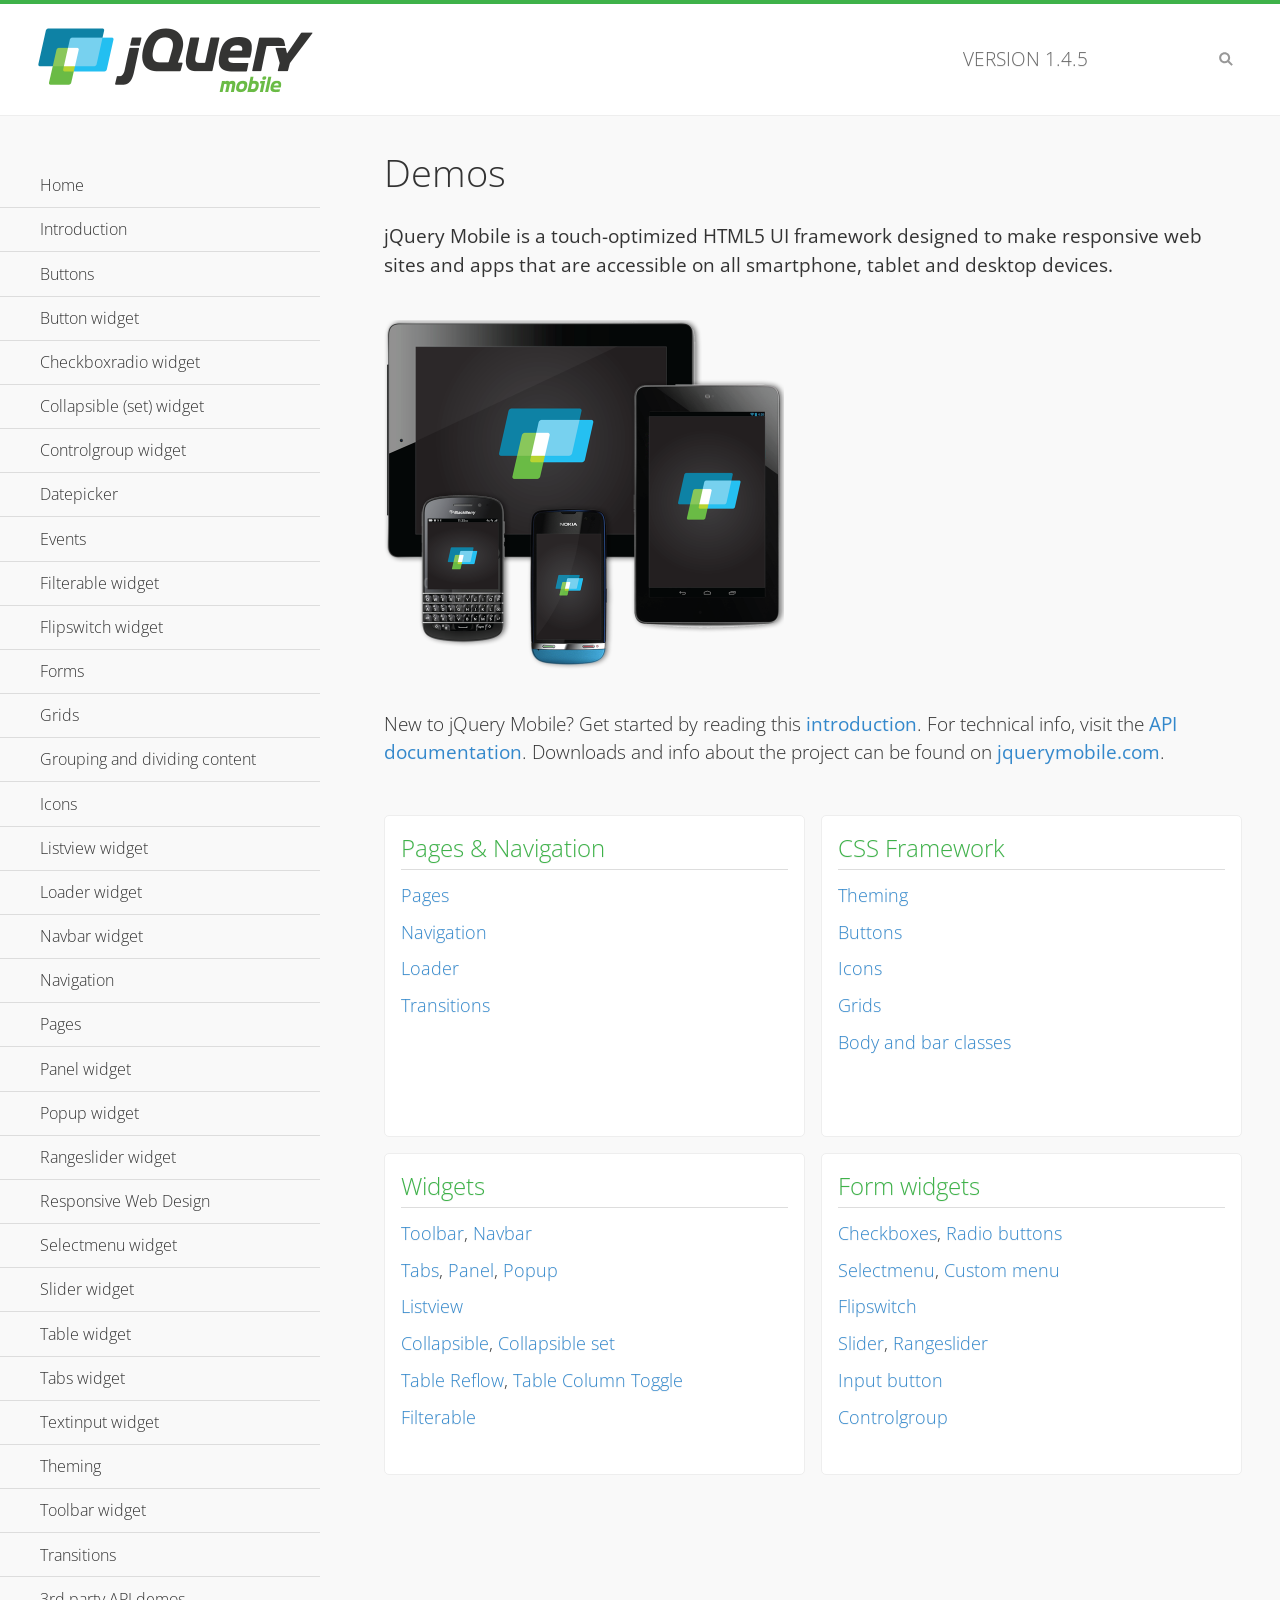
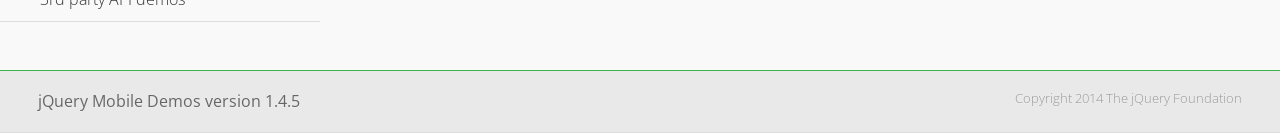
<file: mobile/demos/index.html>
<!DOCTYPE html>
<html>
<head>
	<meta charset="utf-8">
	<meta name="viewport" content="width=device-width, initial-scale=1">
	<title>jQuery Mobile Demos</title>
	<link rel="shortcut icon" href="favicon.ico">
	<link rel="stylesheet" href="css/themes/default/jquery.mobile-1.4.5.min.css">
	<link rel="stylesheet" href="_assets/css/jqm-demos.css">
    <link rel="stylesheet" href="http://fonts.googleapis.com/css?family=Open+Sans:300,400,700">
	<script src="js/jquery.js"></script>
	<script src="_assets/js/index.js"></script>
	<script src="js/jquery.mobile-1.4.5.min.js"></script>
</head>
<body>
<div data-role="page" class="jqm-demos jqm-home">

	<div data-role="header" class="jqm-header">
		<h2><img src="_assets/img/jquery-logo.png" alt="jQuery Mobile"></h2>
		<p>Version <span class="jqm-version"></span></p>
		<a href="#" class="jqm-navmenu-link ui-btn ui-btn-icon-notext ui-corner-all ui-icon-bars ui-nodisc-icon ui-alt-icon ui-btn-left">Menu</a>
		<a href="#" class="jqm-search-link ui-btn ui-btn-icon-notext ui-corner-all ui-icon-search ui-nodisc-icon ui-alt-icon ui-btn-right">Search</a>
	</div><!-- /header -->

	<div role="main" class="ui-content jqm-content">

		<h1>Demos</h1>

		<p><strong>jQuery Mobile is a touch-optimized HTML5 UI framework designed to make responsive web sites and apps that are accessible on all smartphone, tablet and desktop devices.</strong></p>

		<img src="_assets/img/devices.png">

		<p>New to jQuery Mobile? Get started by reading this <a href="intro/" data-ajax="false">introduction</a>. For technical info, visit the <a href="http://api.jquerymobile.com" title="jQuery Mobile API documentation" target="_blank">API documentation</a>. Downloads and info about the project can be found on <a href="http://jquerymobile.com" title="jQuery Mobile web site" target="_blank">jquerymobile.com</a>.</p>

        <div class="ui-grid-a ui-responsive">
        	<div class="ui-block-a">
        		<div class="jqm-block-content">
        			<h3>Pages &amp; Navigation</h3>

        			<p><a href="pages/" data-ajax="false">Pages</a></p>
        			<p><a href="navigation/" data-ajax="false">Navigation</a></p>
        			<p><a href="loader/" data-ajax="false">Loader</a></p>
        			<p><a href="transitions/" data-ajax="false">Transitions</a></p>
        		</div>
        	</div>
        	<div class="ui-block-b">
        		<div class="jqm-block-content">
        			<h3>CSS Framework</h3>

        			<p><a href="theme-default/" data-ajax="false">Theming</a></p>
        			<p><a href="button-markup/" data-ajax="false">Buttons</a></p>
        			<p><a href="icons/" data-ajax="false">Icons</a></p>
        			<p><a href="grids/" data-ajax="false">Grids</a></p>
        			<p><a href="../body-bar-classes/" data-ajax="false">Body and bar classes</a></p>
        		</div>
        	</div>        	
        	<div class="ui-block-a">
        		<div class="jqm-block-content">
        			<h3>Widgets</h3>

        			<p><a href="toolbar/" data-ajax="false">Toolbar</a>, <a href="navbar/" data-ajax="false">Navbar</a></p>
        			<p><a href="tabs/" data-ajax="false">Tabs</a>, <a href="panel/" data-ajax="false">Panel</a>, <a href="popup/" data-ajax="false">Popup</a></p>
        			<p><a href="listview/" data-ajax="false">Listview</a></p>
        			<p><a href="collapsible/" data-ajax="false">Collapsible</a>, <a href="collapsibleset/" data-ajax="false">Collapsible set</a></p>
        			<p><a href="table-reflow/" data-ajax="false">Table Reflow</a>, <a href="table-column-toggle/" data-ajax="false">Table Column Toggle</a></p>
        			<p><a href="filterable/" data-ajax="false">Filterable</a></p>
        		</div>
        	</div>
        	<div class="ui-block-b">
        		<div class="jqm-block-content">
        			<h3>Form widgets</h3>

        			<p><a href="checkboxradio-checkbox/" data-ajax="false">Checkboxes</a>, <a href="checkboxradio-radio/" data-ajax="false">Radio buttons</a></p>
        			<p><a href="selectmenu/" data-ajax="false">Selectmenu</a>, <a href="selectmenu-custom/" data-ajax="false">Custom menu</a></p>
        			<p><a href="flipswitch/" data-ajax="false">Flipswitch</a></p>
        			<p><a href="slider/" data-ajax="false">Slider</a>, <a href="rangeslider/" data-ajax="false">Rangeslider</a></p>
        			<p><a href="button/" data-ajax="false">Input button</a></p>
        			<p><a href="controlgroup/" data-ajax="false">Controlgroup</a></p>
        		</div>
        	</div>
        </div>

	</div><!-- /content -->
	    <div data-role="panel" class="jqm-navmenu-panel" data-position="left" data-display="overlay" data-theme="a">
	    	<ul class="jqm-list ui-alt-icon ui-nodisc-icon">
<li data-filtertext="demos homepage" data-icon="home"><a href=".././">Home</a></li>
<li data-filtertext="introduction overview getting started"><a href="../intro/" data-ajax="false">Introduction</a></li>
<li data-filtertext="buttons button markup buttonmarkup method anchor link button element"><a href="../button-markup/" data-ajax="false">Buttons</a></li>
<li data-filtertext="form button widget input button submit reset"><a href="../button/" data-ajax="false">Button widget</a></li>
<li data-role="collapsible" data-enhanced="true" data-collapsed-icon="carat-d" data-expanded-icon="carat-u" data-iconpos="right" data-inset="false" class="ui-collapsible ui-collapsible-themed-content ui-collapsible-collapsed">
	<h3 class="ui-collapsible-heading ui-collapsible-heading-collapsed">
		<a href="#" class="ui-collapsible-heading-toggle ui-btn ui-btn-icon-right ui-btn-inherit ui-icon-carat-d">
		    Checkboxradio widget<span class="ui-collapsible-heading-status"> click to expand contents</span>
		</a>
	</h3>
	<div class="ui-collapsible-content ui-body-inherit ui-collapsible-content-collapsed" aria-hidden="true">
		<ul>
			<li data-filtertext="form checkboxradio widget checkbox input checkboxes controlgroups"><a href="../checkboxradio-checkbox/" data-ajax="false">Checkboxes</a></li>
			<li data-filtertext="form checkboxradio widget radio input radio buttons controlgroups"><a href="../checkboxradio-radio/" data-ajax="false">Radio buttons</a></li>
		</ul>
	</div>
</li>
<li data-role="collapsible" data-enhanced="true" data-collapsed-icon="carat-d" data-expanded-icon="carat-u" data-iconpos="right" data-inset="false" class="ui-collapsible ui-collapsible-themed-content ui-collapsible-collapsed">
	<h3 class="ui-collapsible-heading ui-collapsible-heading-collapsed">
		<a href="#" class="ui-collapsible-heading-toggle ui-btn ui-btn-icon-right ui-btn-inherit ui-icon-carat-d">
			Collapsible (set) widget<span class="ui-collapsible-heading-status"> click to expand contents</span>
		</a>
	</h3>
	<div class="ui-collapsible-content ui-body-inherit ui-collapsible-content-collapsed" aria-hidden="true">
		<ul>
			<li data-filtertext="collapsibles content formatting"><a href="../collapsible/" data-ajax="false">Collapsible</a></li>
			<li data-filtertext="dynamic collapsible set accordion append expand"><a href="../collapsible-dynamic/" data-ajax="false">Dynamic collapsibles</a></li>
			<li data-filtertext="accordions collapsible set widget content formatting grouped collapsibles"><a href="../collapsibleset/" data-ajax="false">Collapsible set</a></li>
		</ul>
	</div>
</li>
<li data-role="collapsible" data-enhanced="true" data-collapsed-icon="carat-d" data-expanded-icon="carat-u" data-iconpos="right" data-inset="false" class="ui-collapsible ui-collapsible-themed-content ui-collapsible-collapsed">
	<h3 class="ui-collapsible-heading ui-collapsible-heading-collapsed">
		<a href="#" class="ui-collapsible-heading-toggle ui-btn ui-btn-icon-right ui-btn-inherit ui-icon-carat-d">
			Controlgroup widget<span class="ui-collapsible-heading-status"> click to expand contents</span>
		</a>
	</h3>
	<div class="ui-collapsible-content ui-body-inherit ui-collapsible-content-collapsed" aria-hidden="true">
		<ul>
			<li data-filtertext="controlgroups selectmenu checkboxradio input grouped buttons horizontal vertical"><a href="../controlgroup/" data-ajax="false">Controlgroup</a></li>
			<li data-filtertext="dynamic controlgroup dynamically add buttons"><a href="../controlgroup-dynamic/" data-ajax="false">Dynamic controlgroups</a></li>
		</ul>
	</div>
</li>
<li data-filtertext="form datepicker widget date input"><a href="../datepicker/" data-ajax="false">Datepicker</a></li>
<li data-role="collapsible" data-enhanced="true" data-collapsed-icon="carat-d" data-expanded-icon="carat-u" data-iconpos="right" data-inset="false" class="ui-collapsible ui-collapsible-themed-content ui-collapsible-collapsed">
	<h3 class="ui-collapsible-heading ui-collapsible-heading-collapsed">
		<a href="#" class="ui-collapsible-heading-toggle ui-btn ui-btn-icon-right ui-btn-inherit ui-icon-carat-d">
			Events<span class="ui-collapsible-heading-status"> click to expand contents</span>
		</a>
	</h3>
	<div class="ui-collapsible-content ui-body-inherit ui-collapsible-content-collapsed" aria-hidden="true">
		<ul>
			<li data-filtertext="swipe to delete list items listviews swipe events"><a href="../swipe-list/" data-ajax="false">Swipe list items</a></li>
			<li data-filtertext="swipe to navigate swipe page navigation swipe events"><a href="../swipe-page/" data-ajax="false">Swipe page navigation</a></li>
		</ul>
	</div>
</li>
<li data-filtertext="filterable filter elements sorting searching listview table"><a href="../filterable/" data-ajax="false">Filterable widget</a></li>
<li data-filtertext="form flipswitch widget flip toggle switch binary select checkbox input"><a href="../flipswitch/" data-ajax="false">Flipswitch widget</a></li>
<li data-role="collapsible" data-enhanced="true" data-collapsed-icon="carat-d" data-expanded-icon="carat-u" data-iconpos="right" data-inset="false" class="ui-collapsible ui-collapsible-themed-content ui-collapsible-collapsed">
	<h3 class="ui-collapsible-heading ui-collapsible-heading-collapsed">
		<a href="#" class="ui-collapsible-heading-toggle ui-btn ui-btn-icon-right ui-btn-inherit ui-icon-carat-d">
			Forms<span class="ui-collapsible-heading-status"> click to expand contents</span>
		</a>
	</h3>
	<div class="ui-collapsible-content ui-body-inherit ui-collapsible-content-collapsed" aria-hidden="true">
		<ul>
			<li data-filtertext="forms text checkbox radio range button submit reset inputs selects textarea slider flipswitch label form elements"><a href="../forms/" data-ajax="false">Forms</a></li>
			<li data-filtertext="form hide labels hidden accessible ui-hidden-accessible forms"><a href="../forms-label-hidden-accessible/" data-ajax="false">Hide labels</a></li>
			<li data-filtertext="form field containers fieldcontain ui-field-contain forms"><a href="../forms-field-contain/" data-ajax="false">Field containers</a></li>
			<li data-filtertext="forms disabled form elements"><a href="../forms-disabled/" data-ajax="false">Forms disabled</a></li>
			<li data-filtertext="forms gallery examples overview forms text checkbox radio range button submit reset inputs selects textarea slider flipswitch label form elements"><a href="../forms-gallery/" data-ajax="false">Forms gallery</a></li>
		</ul>
	</div>
</li>
<li data-role="collapsible" data-enhanced="true" data-collapsed-icon="carat-d" data-expanded-icon="carat-u" data-iconpos="right" data-inset="false" class="ui-collapsible ui-collapsible-themed-content ui-collapsible-collapsed">
	<h3 class="ui-collapsible-heading ui-collapsible-heading-collapsed">
		<a href="#" class="ui-collapsible-heading-toggle ui-btn ui-btn-icon-right ui-btn-inherit ui-icon-carat-d">
			Grids<span class="ui-collapsible-heading-status"> click to expand contents</span>
		</a>
	</h3>
	<div class="ui-collapsible-content ui-body-inherit ui-collapsible-content-collapsed" aria-hidden="true">
		<ul>
			<li data-filtertext="grids columns blocks content formatting rwd responsive css framework"><a href="../grids/" data-ajax="false">Grids</a></li>
			<li data-filtertext="buttons in grids css framework"><a href="../grids-buttons/" data-ajax="false">Buttons in grids</a></li>
			<li data-filtertext="custom responsive grids rwd css framework"><a href="../grids-custom-responsive/" data-ajax="false">Custom responsive grids</a></li>
		</ul>
	</div>
</li>
<li data-filtertext="blocks content formatting sections heading"><a href="../body-bar-classes/" data-ajax="false">Grouping and dividing content</a></li>
<li data-role="collapsible" data-enhanced="true" data-collapsed-icon="carat-d" data-expanded-icon="carat-u" data-iconpos="right" data-inset="false" class="ui-collapsible ui-collapsible-themed-content ui-collapsible-collapsed">
	<h3 class="ui-collapsible-heading ui-collapsible-heading-collapsed">
		<a href="#" class="ui-collapsible-heading-toggle ui-btn ui-btn-icon-right ui-btn-inherit ui-icon-carat-d">
			Icons<span class="ui-collapsible-heading-status"> click to expand contents</span>
		</a>
	</h3>
	<div class="ui-collapsible-content ui-body-inherit ui-collapsible-content-collapsed" aria-hidden="true">
		<ul>
			<li data-filtertext="button icons svg disc alt custom icon position"><a href="../icons/" data-ajax="false">Icons</a></li>
			<li data-filtertext=""><a href="../icons-grunticon/" data-ajax="false">Grunticon loader</a></li>
		</ul>
	</div>
</li>
<li data-role="collapsible" data-enhanced="true" data-collapsed-icon="carat-d" data-expanded-icon="carat-u" data-iconpos="right" data-inset="false" class="ui-collapsible ui-collapsible-themed-content ui-collapsible-collapsed">
	<h3 class="ui-collapsible-heading ui-collapsible-heading-collapsed">
		<a href="#" class="ui-collapsible-heading-toggle ui-btn ui-btn-icon-right ui-btn-inherit ui-icon-carat-d">
			Listview widget<span class="ui-collapsible-heading-status"> click to expand contents</span>
		</a>
	</h3>
	<div class="ui-collapsible-content ui-body-inherit ui-collapsible-content-collapsed" aria-hidden="true">
		<ul>
			<li data-filtertext="listview widget thumbnails icons nested split button collapsible ul ol"><a href="../listview/" data-ajax="false">Listview</a></li>
			<li data-filtertext="autocomplete filterable reveal listview filtertextbeforefilter placeholder"><a href="../listview-autocomplete/" data-ajax="false">Listview autocomplete</a></li>
			<li data-filtertext="autocomplete filterable reveal listview remote data filtertextbeforefilter placeholder"><a href="../listview-autocomplete-remote/" data-ajax="false">Listview autocomplete remote data</a></li>
			<li data-filtertext="autodividers anchor jump scroll linkbars listview lists ul ol"><a href="../listview-autodividers-linkbar/" data-ajax="false">Listview autodividers linkbar</a></li>
			<li data-filtertext="listview autodividers selector autodividersselector lists ul ol"><a href="../listview-autodividers-selector/" data-ajax="false">Listview autodividers selector</a></li>
			<li data-filtertext="listview nested list items"><a href="../listview-nested-lists/" data-ajax="false">Nested Listviews</a></li>
			<li data-filtertext="listview collapsible list items flat"><a href="../listview-collapsible-item-flat/" data-ajax="false">Listview collapsible list items (flat)</a></li>
			<li data-filtertext="listview collapsible list indented"><a href="../listview-collapsible-item-indented/" data-ajax="false">Listview collapsible list items (indented)</a></li>
			<li data-filtertext="grid listview responsive grids responsive listviews lists ul"><a href="../listview-grid/" data-ajax="false">Listview responsive grid</a></li>
		</ul>
	</div>
</li>
<li data-filtertext="loader widget page loading navigation overlay spinner"><a href="../loader/" data-ajax="false">Loader widget</a></li>
<li data-filtertext="navbar widget navmenu toolbars header footer"><a href="../navbar/" data-ajax="false">Navbar widget</a></li>
<li data-role="collapsible" data-enhanced="true" data-collapsed-icon="carat-d" data-expanded-icon="carat-u" data-iconpos="right" data-inset="false" class="ui-collapsible ui-collapsible-themed-content ui-collapsible-collapsed">
	<h3 class="ui-collapsible-heading ui-collapsible-heading-collapsed">
		<a href="#" class="ui-collapsible-heading-toggle ui-btn ui-btn-icon-right ui-btn-inherit ui-icon-carat-d">
			Navigation<span class="ui-collapsible-heading-status"> click to expand contents</span>
		</a>
	</h3>
	<div class="ui-collapsible-content ui-body-inherit ui-collapsible-content-collapsed" aria-hidden="true">
		<ul>
			<li data-filtertext="ajax navigation navigate widget history event method"><a href="../navigation/" data-ajax="false">Navigation</a></li>
			<li data-filtertext="linking pages page links navigation ajax prefetch cache"><a href="../navigation-linking-pages/" data-ajax="false">Linking pages</a></li>
			<!-- <li data-filtertext="php redirect server redirection server-side navigation"><a href="../navigation-php-redirect/" data-ajax="false">PHP redirect demo</a></li>-->
			<li data-filtertext="navigation redirection hash query"><a href="../navigation-hash-processing/" data-ajax="false">Hash processing demo</a></li>
			<li data-filtertext="navigation redirection hash query"><a href="../page-events/" data-ajax="false">Page Navigation Events</a></li>
		</ul>
	</div>
</li>
<li data-role="collapsible" data-enhanced="true" data-collapsed-icon="carat-d" data-expanded-icon="carat-u" data-iconpos="right" data-inset="false" class="ui-collapsible ui-collapsible-themed-content ui-collapsible-collapsed">
	<h3 class="ui-collapsible-heading ui-collapsible-heading-collapsed">
		<a href="#" class="ui-collapsible-heading-toggle ui-btn ui-btn-icon-right ui-btn-inherit ui-icon-carat-d">
			Pages<span class="ui-collapsible-heading-status"> click to expand contents</span>
		</a>
	</h3>
	<div class="ui-collapsible-content ui-body-inherit ui-collapsible-content-collapsed" aria-hidden="true">
		<ul>
			<li data-filtertext="pages page widget ajax navigation"><a href="../pages/" data-ajax="false">Pages</a></li>
			<li data-filtertext="single page"><a href="../pages-single-page/" data-ajax="false">Single page</a></li>
			<li data-filtertext="multipage multi-page page"><a href="../pages-multi-page/" data-ajax="false">Multi-page template</a></li>
			<li data-filtertext="dialog page widget modal popup"><a href="../pages-dialog/" data-ajax="false">Dialog page</a></li>
		</ul>
	</div>
</li>
<li data-role="collapsible" data-enhanced="true" data-collapsed-icon="carat-d" data-expanded-icon="carat-u" data-iconpos="right" data-inset="false" class="ui-collapsible ui-collapsible-themed-content ui-collapsible-collapsed">
	<h3 class="ui-collapsible-heading ui-collapsible-heading-collapsed">
		<a href="#" class="ui-collapsible-heading-toggle ui-btn ui-btn-icon-right ui-btn-inherit ui-icon-carat-d">
			Panel widget<span class="ui-collapsible-heading-status"> click to expand contents</span>
		</a>
	</h3>
	<div class="ui-collapsible-content ui-body-inherit ui-collapsible-content-collapsed" aria-hidden="true">
		<ul>
			<li data-filtertext="panel widget sliding panels reveal push overlay responsive"><a href="../panel/" data-ajax="false">Panel</a></li>
			<li data-filtertext=""><a href="../panel-external/" data-ajax="false">External panels</a></li>
			<li data-filtertext="panel "><a href="../panel-fixed/" data-ajax="false">Fixed panels</a></li>
			<li data-filtertext="panel slide panels sliding panels shadow rwd responsive breakpoint"><a href="../panel-responsive/" data-ajax="false">Panels responsive</a></li>
			<li data-filtertext="panel custom style custom panel width reveal shadow listview panel styling page background wrapper"><a href="../panel-styling/" data-ajax="false">Custom panel style</a></li>
			<li data-filtertext="panel open on swipe"><a href="../panel-swipe-open/" data-ajax="false">Panel open on swipe</a></li>
			<li data-filtertext="panels outside page internal external toolbars"><a href="../panel-external-internal/" data-ajax="false">Panel external and internal</a></li>
		</ul>
	</div>
</li>
<li data-role="collapsible" data-enhanced="true" data-collapsed-icon="carat-d" data-expanded-icon="carat-u" data-iconpos="right" data-inset="false" class="ui-collapsible ui-collapsible-themed-content ui-collapsible-collapsed">
	<h3 class="ui-collapsible-heading ui-collapsible-heading-collapsed">
		<a href="#" class="ui-collapsible-heading-toggle ui-btn ui-btn-icon-right ui-btn-inherit ui-icon-carat-d">
			Popup widget<span class="ui-collapsible-heading-status"> click to expand contents</span>
		</a>
	</h3>
	<div class="ui-collapsible-content ui-body-inherit ui-collapsible-content-collapsed" aria-hidden="true">
		<ul>
			<li data-filtertext="popup widget popups dialog modal transition tooltip lightbox form overlay screen flip pop fade transition"><a href="../popup/" data-ajax="false">Popup</a></li>
			<li data-filtertext="popup alignment position"><a href="../popup-alignment/" data-ajax="false">Popup alignment</a></li>
			<li data-filtertext="popup arrow size popups popover"><a href="../popup-arrow-size/" data-ajax="false">Popup arrow size</a></li>
			<li data-filtertext="dynamic popups popup images lightbox"><a href="../popup-dynamic/" data-ajax="false">Dynamic popups</a></li>
			<li data-filtertext="popups with iframes scaling"><a href="../popup-iframe/" data-ajax="false">Popups with iframes</a></li>
			<li data-filtertext="popup image scaling"><a href="../popup-image-scaling/" data-ajax="false">Popup image scaling</a></li>
			<li data-filtertext="external popup outside multi-page"><a href="../popup-outside-multipage/" data-ajax="false">Popup outside multi-page</a></li>
		</ul>
	</div>
</li>
<li data-filtertext="form rangeslider widget dual sliders dual handle sliders range input"><a href="../rangeslider/" data-ajax="false">Rangeslider widget</a></li>
<li data-filtertext="responsive web design rwd adaptive progressive enhancement PE accessible mobile breakpoints media query media queries"><a href="../rwd/" data-ajax="false">Responsive Web Design</a></li>
<li data-role="collapsible" data-enhanced="true" data-collapsed-icon="carat-d" data-expanded-icon="carat-u" data-iconpos="right" data-inset="false" class="ui-collapsible ui-collapsible-themed-content ui-collapsible-collapsed">
	<h3 class="ui-collapsible-heading ui-collapsible-heading-collapsed">
		<a href="#" class="ui-collapsible-heading-toggle ui-btn ui-btn-icon-right ui-btn-inherit ui-icon-carat-d">
			Selectmenu widget<span class="ui-collapsible-heading-status"> click to expand contents</span>
		</a>
	</h3>
	<div class="ui-collapsible-content ui-body-inherit ui-collapsible-content-collapsed" aria-hidden="true">
		<ul>
			<li data-filtertext="form selectmenu widget select input custom select menu selects"><a href="../selectmenu/" data-ajax="false">Selectmenu</a></li>
			<li data-filtertext="form custom select menu selectmenu widget custom menu option optgroup multiple selects"><a href="../selectmenu-custom/" data-ajax="false">Custom select menu</a></li>
			<li data-filtertext="filterable select filter popup dialog"><a href="../selectmenu-custom-filter/" data-ajax="false">Custom select menu with filter</a></li>
		</ul>
	</div>
</li>
<li data-role="collapsible" data-enhanced="true" data-collapsed-icon="carat-d" data-expanded-icon="carat-u" data-iconpos="right" data-inset="false" class="ui-collapsible ui-collapsible-themed-content ui-collapsible-collapsed">
	<h3 class="ui-collapsible-heading ui-collapsible-heading-collapsed">
		<a href="#" class="ui-collapsible-heading-toggle ui-btn ui-btn-icon-right ui-btn-inherit ui-icon-carat-d">
			Slider widget<span class="ui-collapsible-heading-status"> click to expand contents</span>
		</a>
	</h3>
	<div class="ui-collapsible-content ui-body-inherit ui-collapsible-content-collapsed" aria-hidden="true">
		<ul>
			<li data-filtertext="form slider widget range input single sliders"><a href="../slider/" data-ajax="false">Slider</a></li>
			<li data-filtertext="form slider widget flipswitch slider binary select flip toggle switch"><a href="../slider-flipswitch/" data-ajax="false">Slider flip toggle switch</a></li>
			<li data-filtertext="form slider tooltip handle value input range sliders"><a href="../slider-tooltip/" data-ajax="false">Slider tooltip</a></li>
		</ul>
	</div>
</li>
<li data-role="collapsible" data-enhanced="true" data-collapsed-icon="carat-d" data-expanded-icon="carat-u" data-iconpos="right" data-inset="false" class="ui-collapsible ui-collapsible-themed-content ui-collapsible-collapsed">
	<h3 class="ui-collapsible-heading ui-collapsible-heading-collapsed">
		<a href="#" class="ui-collapsible-heading-toggle ui-btn ui-btn-icon-right ui-btn-inherit ui-icon-carat-d">
			Table widget<span class="ui-collapsible-heading-status"> click to expand contents</span>
		</a>
	</h3>
	<div class="ui-collapsible-content ui-body-inherit ui-collapsible-content-collapsed" aria-hidden="true">
		<ul>
			<li data-filtertext="table widget reflow column toggle th td responsive tables rwd hide show tabular"><a href="../table-column-toggle/" data-ajax="false">Table Column Toggle</a></li>
			<li data-filtertext="table column toggle phone comparison demo"><a href="../table-column-toggle-example/" data-ajax="false">Table Column Toggle demo</a></li>
			<li data-filtertext="responsive tables table column toggle heading groups rwd breakpoint"><a href="../table-column-toggle-heading-groups/" data-ajax="false">Table Column Toggle heading groups</a></li>
			<li data-filtertext="responsive tables table column toggle hide rwd breakpoint customization options"><a href="../table-column-toggle-options/" data-ajax="false">Table Column Toggle options</a></li>
			<li data-filtertext="table reflow th td responsive rwd columns tabular"><a href="../table-reflow/" data-ajax="false">Table Reflow</a></li>
			<li data-filtertext="responsive tables table reflow heading groups rwd breakpoint"><a href="../table-reflow-heading-groups/" data-ajax="false">Table Reflow heading groups</a></li>
			<li data-filtertext="responsive tables table reflow stripes strokes table style"><a href="../table-reflow-stripes-strokes/" data-ajax="false">Table Reflow stripes and strokes</a></li>
			<li data-filtertext="responsive tables table reflow stack custom styles"><a href="../table-reflow-styling/" data-ajax="false">Table Reflow custom styles</a></li>
		</ul>
	</div>
</li>
<li data-filtertext="ui tabs widget"><a href="../tabs/" data-ajax="false">Tabs widget</a></li>
<li data-filtertext="form textinput widget text input textarea number date time tel email file color password"><a href="../textinput/" data-ajax="false">Textinput widget</a></li>
<li data-role="collapsible" data-enhanced="true" data-collapsed-icon="carat-d" data-expanded-icon="carat-u" data-iconpos="right" data-inset="false" class="ui-collapsible ui-collapsible-themed-content ui-collapsible-collapsed">
	<h3 class="ui-collapsible-heading ui-collapsible-heading-collapsed">
		<a href="#" class="ui-collapsible-heading-toggle ui-btn ui-btn-icon-right ui-btn-inherit ui-icon-carat-d">
			Theming<span class="ui-collapsible-heading-status"> click to expand contents</span>
		</a>
	</h3>
	<div class="ui-collapsible-content ui-body-inherit ui-collapsible-content-collapsed" aria-hidden="true">
		<ul>
			<li data-filtertext="default theme swatches theming style css"><a href="../theme-default/" data-ajax="false">Default theme</a></li>
			<li data-filtertext="classic theme old theme swatches theming style css"><a href="../theme-classic/" data-ajax="false">Classic theme</a></li>
		</ul>
	</div>
</li>
<li data-role="collapsible" data-enhanced="true" data-collapsed-icon="carat-d" data-expanded-icon="carat-u" data-iconpos="right" data-inset="false" class="ui-collapsible ui-collapsible-themed-content ui-collapsible-collapsed">
	<h3 class="ui-collapsible-heading ui-collapsible-heading-collapsed">
		<a href="#" class="ui-collapsible-heading-toggle ui-btn ui-btn-icon-right ui-btn-inherit ui-icon-carat-d">
			Toolbar widget<span class="ui-collapsible-heading-status"> click to expand contents</span>
		</a>
	</h3>
	<div class="ui-collapsible-content ui-body-inherit ui-collapsible-content-collapsed" aria-hidden="true">
		<ul>
			<li data-filtertext="toolbar widget header footer toolbars fixed fullscreen external sections"><a href="../toolbar/" data-ajax="false">Toolbar</a></li>
			<li data-filtertext="dynamic toolbars dynamically add toolbar header footer"><a href="../toolbar-dynamic/" data-ajax="false">Dynamic toolbars</a></li>
			<li data-filtertext="external toolbars header footer"><a href="../toolbar-external/" data-ajax="false">External toolbars</a></li>
			<li data-filtertext="fixed toolbars header footer"><a href="../toolbar-fixed/" data-ajax="false">Fixed toolbars</a></li>
			<li data-filtertext="fixed fullscreen toolbars header footer"><a href="../toolbar-fixed-fullscreen/" data-ajax="false">Fullscreen toolbars</a></li>
			<li data-filtertext="external fixed toolbars header footer"><a href="../toolbar-fixed-external/" data-ajax="false">Fixed external toolbars</a></li>
			<li data-filtertext="external persistent toolbars header footer navbar navmenu"><a href="../toolbar-fixed-persistent/" data-ajax="false">Persistent toolbars</a></li>
			<li data-filtertext="external ajax optimized toolbars persistent toolbars header footer navbar"><a href="../toolbar-fixed-persistent-optimized/" data-ajax="false">Ajax optimized toolbars</a></li>
			<li data-filtertext="form in toolbars header footer"><a href="../toolbar-fixed-forms/" data-ajax="false">Form in toolbar</a></li>
		</ul>
	</div>
</li>
<li data-filtertext="page transitions animated pages popup navigation flip slide fade pop"><a href="../transitions/" data-ajax="false">Transitions</a></li>
<li data-role="collapsible" data-enhanced="true" data-collapsed-icon="carat-d" data-expanded-icon="carat-u" data-iconpos="right" data-inset="false" class="ui-collapsible ui-collapsible-themed-content ui-collapsible-collapsed">
	<h3 class="ui-collapsible-heading ui-collapsible-heading-collapsed">
		<a href="#" class="ui-collapsible-heading-toggle ui-btn ui-btn-icon-right ui-btn-inherit ui-icon-carat-d">
			3rd party API demos<span class="ui-collapsible-heading-status"> click to expand contents</span>
		</a>
	</h3>
	<div class="ui-collapsible-content ui-body-inherit ui-collapsible-content-collapsed" aria-hidden="true">
		<ul>
			<li data-filtertext="backbone requirejs navigation router"><a href="../backbone-requirejs/" data-ajax="false">Backbone RequireJS</a></li>
			<li data-filtertext="google maps geolocation demo"><a href="../map-geolocation/" data-ajax="false">Google Maps geolocation</a></li>
			<li data-filtertext="google maps hybrid"><a href="../map-list-toggle/" data-ajax="false">Google Maps list toggle</a></li>
		</ul>
	</div>
</li>



		     </ul>
		</div><!-- /panel -->


	<div data-role="footer" data-position="fixed" data-tap-toggle="false" class="jqm-footer">
		<p>jQuery Mobile Demos version <span class="jqm-version"></span></p>
		<p>Copyright 2014 The jQuery Foundation</p>
	</div><!-- /footer -->
	<!-- TODO: This should become an external panel so we can add input to markup (unique ID) -->
    <div data-role="panel" class="jqm-search-panel" data-position="right" data-display="overlay" data-theme="a">
		<div class="jqm-search">
			<ul class="jqm-list" data-filter-placeholder="Search demos..." data-filter-reveal="true">
<li data-filtertext="demos homepage" data-icon="home"><a href=".././">Home</a></li>
<li data-filtertext="introduction overview getting started"><a href="../intro/" data-ajax="false">Introduction</a></li>
<li data-filtertext="buttons button markup buttonmarkup method anchor link button element"><a href="../button-markup/" data-ajax="false">Buttons</a></li>
<li data-filtertext="form button widget input button submit reset"><a href="../button/" data-ajax="false">Button widget</a></li>
<li data-role="collapsible" data-enhanced="true" data-collapsed-icon="carat-d" data-expanded-icon="carat-u" data-iconpos="right" data-inset="false" class="ui-collapsible ui-collapsible-themed-content ui-collapsible-collapsed">
	<h3 class="ui-collapsible-heading ui-collapsible-heading-collapsed">
		<a href="#" class="ui-collapsible-heading-toggle ui-btn ui-btn-icon-right ui-btn-inherit ui-icon-carat-d">
		    Checkboxradio widget<span class="ui-collapsible-heading-status"> click to expand contents</span>
		</a>
	</h3>
	<div class="ui-collapsible-content ui-body-inherit ui-collapsible-content-collapsed" aria-hidden="true">
		<ul>
			<li data-filtertext="form checkboxradio widget checkbox input checkboxes controlgroups"><a href="../checkboxradio-checkbox/" data-ajax="false">Checkboxes</a></li>
			<li data-filtertext="form checkboxradio widget radio input radio buttons controlgroups"><a href="../checkboxradio-radio/" data-ajax="false">Radio buttons</a></li>
		</ul>
	</div>
</li>
<li data-role="collapsible" data-enhanced="true" data-collapsed-icon="carat-d" data-expanded-icon="carat-u" data-iconpos="right" data-inset="false" class="ui-collapsible ui-collapsible-themed-content ui-collapsible-collapsed">
	<h3 class="ui-collapsible-heading ui-collapsible-heading-collapsed">
		<a href="#" class="ui-collapsible-heading-toggle ui-btn ui-btn-icon-right ui-btn-inherit ui-icon-carat-d">
			Collapsible (set) widget<span class="ui-collapsible-heading-status"> click to expand contents</span>
		</a>
	</h3>
	<div class="ui-collapsible-content ui-body-inherit ui-collapsible-content-collapsed" aria-hidden="true">
		<ul>
			<li data-filtertext="collapsibles content formatting"><a href="../collapsible/" data-ajax="false">Collapsible</a></li>
			<li data-filtertext="dynamic collapsible set accordion append expand"><a href="../collapsible-dynamic/" data-ajax="false">Dynamic collapsibles</a></li>
			<li data-filtertext="accordions collapsible set widget content formatting grouped collapsibles"><a href="../collapsibleset/" data-ajax="false">Collapsible set</a></li>
		</ul>
	</div>
</li>
<li data-role="collapsible" data-enhanced="true" data-collapsed-icon="carat-d" data-expanded-icon="carat-u" data-iconpos="right" data-inset="false" class="ui-collapsible ui-collapsible-themed-content ui-collapsible-collapsed">
	<h3 class="ui-collapsible-heading ui-collapsible-heading-collapsed">
		<a href="#" class="ui-collapsible-heading-toggle ui-btn ui-btn-icon-right ui-btn-inherit ui-icon-carat-d">
			Controlgroup widget<span class="ui-collapsible-heading-status"> click to expand contents</span>
		</a>
	</h3>
	<div class="ui-collapsible-content ui-body-inherit ui-collapsible-content-collapsed" aria-hidden="true">
		<ul>
			<li data-filtertext="controlgroups selectmenu checkboxradio input grouped buttons horizontal vertical"><a href="../controlgroup/" data-ajax="false">Controlgroup</a></li>
			<li data-filtertext="dynamic controlgroup dynamically add buttons"><a href="../controlgroup-dynamic/" data-ajax="false">Dynamic controlgroups</a></li>
		</ul>
	</div>
</li>
<li data-filtertext="form datepicker widget date input"><a href="../datepicker/" data-ajax="false">Datepicker</a></li>
<li data-role="collapsible" data-enhanced="true" data-collapsed-icon="carat-d" data-expanded-icon="carat-u" data-iconpos="right" data-inset="false" class="ui-collapsible ui-collapsible-themed-content ui-collapsible-collapsed">
	<h3 class="ui-collapsible-heading ui-collapsible-heading-collapsed">
		<a href="#" class="ui-collapsible-heading-toggle ui-btn ui-btn-icon-right ui-btn-inherit ui-icon-carat-d">
			Events<span class="ui-collapsible-heading-status"> click to expand contents</span>
		</a>
	</h3>
	<div class="ui-collapsible-content ui-body-inherit ui-collapsible-content-collapsed" aria-hidden="true">
		<ul>
			<li data-filtertext="swipe to delete list items listviews swipe events"><a href="../swipe-list/" data-ajax="false">Swipe list items</a></li>
			<li data-filtertext="swipe to navigate swipe page navigation swipe events"><a href="../swipe-page/" data-ajax="false">Swipe page navigation</a></li>
		</ul>
	</div>
</li>
<li data-filtertext="filterable filter elements sorting searching listview table"><a href="../filterable/" data-ajax="false">Filterable widget</a></li>
<li data-filtertext="form flipswitch widget flip toggle switch binary select checkbox input"><a href="../flipswitch/" data-ajax="false">Flipswitch widget</a></li>
<li data-role="collapsible" data-enhanced="true" data-collapsed-icon="carat-d" data-expanded-icon="carat-u" data-iconpos="right" data-inset="false" class="ui-collapsible ui-collapsible-themed-content ui-collapsible-collapsed">
	<h3 class="ui-collapsible-heading ui-collapsible-heading-collapsed">
		<a href="#" class="ui-collapsible-heading-toggle ui-btn ui-btn-icon-right ui-btn-inherit ui-icon-carat-d">
			Forms<span class="ui-collapsible-heading-status"> click to expand contents</span>
		</a>
	</h3>
	<div class="ui-collapsible-content ui-body-inherit ui-collapsible-content-collapsed" aria-hidden="true">
		<ul>
			<li data-filtertext="forms text checkbox radio range button submit reset inputs selects textarea slider flipswitch label form elements"><a href="../forms/" data-ajax="false">Forms</a></li>
			<li data-filtertext="form hide labels hidden accessible ui-hidden-accessible forms"><a href="../forms-label-hidden-accessible/" data-ajax="false">Hide labels</a></li>
			<li data-filtertext="form field containers fieldcontain ui-field-contain forms"><a href="../forms-field-contain/" data-ajax="false">Field containers</a></li>
			<li data-filtertext="forms disabled form elements"><a href="../forms-disabled/" data-ajax="false">Forms disabled</a></li>
			<li data-filtertext="forms gallery examples overview forms text checkbox radio range button submit reset inputs selects textarea slider flipswitch label form elements"><a href="../forms-gallery/" data-ajax="false">Forms gallery</a></li>
		</ul>
	</div>
</li>
<li data-role="collapsible" data-enhanced="true" data-collapsed-icon="carat-d" data-expanded-icon="carat-u" data-iconpos="right" data-inset="false" class="ui-collapsible ui-collapsible-themed-content ui-collapsible-collapsed">
	<h3 class="ui-collapsible-heading ui-collapsible-heading-collapsed">
		<a href="#" class="ui-collapsible-heading-toggle ui-btn ui-btn-icon-right ui-btn-inherit ui-icon-carat-d">
			Grids<span class="ui-collapsible-heading-status"> click to expand contents</span>
		</a>
	</h3>
	<div class="ui-collapsible-content ui-body-inherit ui-collapsible-content-collapsed" aria-hidden="true">
		<ul>
			<li data-filtertext="grids columns blocks content formatting rwd responsive css framework"><a href="../grids/" data-ajax="false">Grids</a></li>
			<li data-filtertext="buttons in grids css framework"><a href="../grids-buttons/" data-ajax="false">Buttons in grids</a></li>
			<li data-filtertext="custom responsive grids rwd css framework"><a href="../grids-custom-responsive/" data-ajax="false">Custom responsive grids</a></li>
		</ul>
	</div>
</li>
<li data-filtertext="blocks content formatting sections heading"><a href="../body-bar-classes/" data-ajax="false">Grouping and dividing content</a></li>
<li data-role="collapsible" data-enhanced="true" data-collapsed-icon="carat-d" data-expanded-icon="carat-u" data-iconpos="right" data-inset="false" class="ui-collapsible ui-collapsible-themed-content ui-collapsible-collapsed">
	<h3 class="ui-collapsible-heading ui-collapsible-heading-collapsed">
		<a href="#" class="ui-collapsible-heading-toggle ui-btn ui-btn-icon-right ui-btn-inherit ui-icon-carat-d">
			Icons<span class="ui-collapsible-heading-status"> click to expand contents</span>
		</a>
	</h3>
	<div class="ui-collapsible-content ui-body-inherit ui-collapsible-content-collapsed" aria-hidden="true">
		<ul>
			<li data-filtertext="button icons svg disc alt custom icon position"><a href="../icons/" data-ajax="false">Icons</a></li>
			<li data-filtertext=""><a href="../icons-grunticon/" data-ajax="false">Grunticon loader</a></li>
		</ul>
	</div>
</li>
<li data-role="collapsible" data-enhanced="true" data-collapsed-icon="carat-d" data-expanded-icon="carat-u" data-iconpos="right" data-inset="false" class="ui-collapsible ui-collapsible-themed-content ui-collapsible-collapsed">
	<h3 class="ui-collapsible-heading ui-collapsible-heading-collapsed">
		<a href="#" class="ui-collapsible-heading-toggle ui-btn ui-btn-icon-right ui-btn-inherit ui-icon-carat-d">
			Listview widget<span class="ui-collapsible-heading-status"> click to expand contents</span>
		</a>
	</h3>
	<div class="ui-collapsible-content ui-body-inherit ui-collapsible-content-collapsed" aria-hidden="true">
		<ul>
			<li data-filtertext="listview widget thumbnails icons nested split button collapsible ul ol"><a href="../listview/" data-ajax="false">Listview</a></li>
			<li data-filtertext="autocomplete filterable reveal listview filtertextbeforefilter placeholder"><a href="../listview-autocomplete/" data-ajax="false">Listview autocomplete</a></li>
			<li data-filtertext="autocomplete filterable reveal listview remote data filtertextbeforefilter placeholder"><a href="../listview-autocomplete-remote/" data-ajax="false">Listview autocomplete remote data</a></li>
			<li data-filtertext="autodividers anchor jump scroll linkbars listview lists ul ol"><a href="../listview-autodividers-linkbar/" data-ajax="false">Listview autodividers linkbar</a></li>
			<li data-filtertext="listview autodividers selector autodividersselector lists ul ol"><a href="../listview-autodividers-selector/" data-ajax="false">Listview autodividers selector</a></li>
			<li data-filtertext="listview nested list items"><a href="../listview-nested-lists/" data-ajax="false">Nested Listviews</a></li>
			<li data-filtertext="listview collapsible list items flat"><a href="../listview-collapsible-item-flat/" data-ajax="false">Listview collapsible list items (flat)</a></li>
			<li data-filtertext="listview collapsible list indented"><a href="../listview-collapsible-item-indented/" data-ajax="false">Listview collapsible list items (indented)</a></li>
			<li data-filtertext="grid listview responsive grids responsive listviews lists ul"><a href="../listview-grid/" data-ajax="false">Listview responsive grid</a></li>
		</ul>
	</div>
</li>
<li data-filtertext="loader widget page loading navigation overlay spinner"><a href="../loader/" data-ajax="false">Loader widget</a></li>
<li data-filtertext="navbar widget navmenu toolbars header footer"><a href="../navbar/" data-ajax="false">Navbar widget</a></li>
<li data-role="collapsible" data-enhanced="true" data-collapsed-icon="carat-d" data-expanded-icon="carat-u" data-iconpos="right" data-inset="false" class="ui-collapsible ui-collapsible-themed-content ui-collapsible-collapsed">
	<h3 class="ui-collapsible-heading ui-collapsible-heading-collapsed">
		<a href="#" class="ui-collapsible-heading-toggle ui-btn ui-btn-icon-right ui-btn-inherit ui-icon-carat-d">
			Navigation<span class="ui-collapsible-heading-status"> click to expand contents</span>
		</a>
	</h3>
	<div class="ui-collapsible-content ui-body-inherit ui-collapsible-content-collapsed" aria-hidden="true">
		<ul>
			<li data-filtertext="ajax navigation navigate widget history event method"><a href="../navigation/" data-ajax="false">Navigation</a></li>
			<li data-filtertext="linking pages page links navigation ajax prefetch cache"><a href="../navigation-linking-pages/" data-ajax="false">Linking pages</a></li>
			<!-- <li data-filtertext="php redirect server redirection server-side navigation"><a href="../navigation-php-redirect/" data-ajax="false">PHP redirect demo</a></li>-->
			<li data-filtertext="navigation redirection hash query"><a href="../navigation-hash-processing/" data-ajax="false">Hash processing demo</a></li>
			<li data-filtertext="navigation redirection hash query"><a href="../page-events/" data-ajax="false">Page Navigation Events</a></li>
		</ul>
	</div>
</li>
<li data-role="collapsible" data-enhanced="true" data-collapsed-icon="carat-d" data-expanded-icon="carat-u" data-iconpos="right" data-inset="false" class="ui-collapsible ui-collapsible-themed-content ui-collapsible-collapsed">
	<h3 class="ui-collapsible-heading ui-collapsible-heading-collapsed">
		<a href="#" class="ui-collapsible-heading-toggle ui-btn ui-btn-icon-right ui-btn-inherit ui-icon-carat-d">
			Pages<span class="ui-collapsible-heading-status"> click to expand contents</span>
		</a>
	</h3>
	<div class="ui-collapsible-content ui-body-inherit ui-collapsible-content-collapsed" aria-hidden="true">
		<ul>
			<li data-filtertext="pages page widget ajax navigation"><a href="../pages/" data-ajax="false">Pages</a></li>
			<li data-filtertext="single page"><a href="../pages-single-page/" data-ajax="false">Single page</a></li>
			<li data-filtertext="multipage multi-page page"><a href="../pages-multi-page/" data-ajax="false">Multi-page template</a></li>
			<li data-filtertext="dialog page widget modal popup"><a href="../pages-dialog/" data-ajax="false">Dialog page</a></li>
		</ul>
	</div>
</li>
<li data-role="collapsible" data-enhanced="true" data-collapsed-icon="carat-d" data-expanded-icon="carat-u" data-iconpos="right" data-inset="false" class="ui-collapsible ui-collapsible-themed-content ui-collapsible-collapsed">
	<h3 class="ui-collapsible-heading ui-collapsible-heading-collapsed">
		<a href="#" class="ui-collapsible-heading-toggle ui-btn ui-btn-icon-right ui-btn-inherit ui-icon-carat-d">
			Panel widget<span class="ui-collapsible-heading-status"> click to expand contents</span>
		</a>
	</h3>
	<div class="ui-collapsible-content ui-body-inherit ui-collapsible-content-collapsed" aria-hidden="true">
		<ul>
			<li data-filtertext="panel widget sliding panels reveal push overlay responsive"><a href="../panel/" data-ajax="false">Panel</a></li>
			<li data-filtertext=""><a href="../panel-external/" data-ajax="false">External panels</a></li>
			<li data-filtertext="panel "><a href="../panel-fixed/" data-ajax="false">Fixed panels</a></li>
			<li data-filtertext="panel slide panels sliding panels shadow rwd responsive breakpoint"><a href="../panel-responsive/" data-ajax="false">Panels responsive</a></li>
			<li data-filtertext="panel custom style custom panel width reveal shadow listview panel styling page background wrapper"><a href="../panel-styling/" data-ajax="false">Custom panel style</a></li>
			<li data-filtertext="panel open on swipe"><a href="../panel-swipe-open/" data-ajax="false">Panel open on swipe</a></li>
			<li data-filtertext="panels outside page internal external toolbars"><a href="../panel-external-internal/" data-ajax="false">Panel external and internal</a></li>
		</ul>
	</div>
</li>
<li data-role="collapsible" data-enhanced="true" data-collapsed-icon="carat-d" data-expanded-icon="carat-u" data-iconpos="right" data-inset="false" class="ui-collapsible ui-collapsible-themed-content ui-collapsible-collapsed">
	<h3 class="ui-collapsible-heading ui-collapsible-heading-collapsed">
		<a href="#" class="ui-collapsible-heading-toggle ui-btn ui-btn-icon-right ui-btn-inherit ui-icon-carat-d">
			Popup widget<span class="ui-collapsible-heading-status"> click to expand contents</span>
		</a>
	</h3>
	<div class="ui-collapsible-content ui-body-inherit ui-collapsible-content-collapsed" aria-hidden="true">
		<ul>
			<li data-filtertext="popup widget popups dialog modal transition tooltip lightbox form overlay screen flip pop fade transition"><a href="../popup/" data-ajax="false">Popup</a></li>
			<li data-filtertext="popup alignment position"><a href="../popup-alignment/" data-ajax="false">Popup alignment</a></li>
			<li data-filtertext="popup arrow size popups popover"><a href="../popup-arrow-size/" data-ajax="false">Popup arrow size</a></li>
			<li data-filtertext="dynamic popups popup images lightbox"><a href="../popup-dynamic/" data-ajax="false">Dynamic popups</a></li>
			<li data-filtertext="popups with iframes scaling"><a href="../popup-iframe/" data-ajax="false">Popups with iframes</a></li>
			<li data-filtertext="popup image scaling"><a href="../popup-image-scaling/" data-ajax="false">Popup image scaling</a></li>
			<li data-filtertext="external popup outside multi-page"><a href="../popup-outside-multipage/" data-ajax="false">Popup outside multi-page</a></li>
		</ul>
	</div>
</li>
<li data-filtertext="form rangeslider widget dual sliders dual handle sliders range input"><a href="../rangeslider/" data-ajax="false">Rangeslider widget</a></li>
<li data-filtertext="responsive web design rwd adaptive progressive enhancement PE accessible mobile breakpoints media query media queries"><a href="../rwd/" data-ajax="false">Responsive Web Design</a></li>
<li data-role="collapsible" data-enhanced="true" data-collapsed-icon="carat-d" data-expanded-icon="carat-u" data-iconpos="right" data-inset="false" class="ui-collapsible ui-collapsible-themed-content ui-collapsible-collapsed">
	<h3 class="ui-collapsible-heading ui-collapsible-heading-collapsed">
		<a href="#" class="ui-collapsible-heading-toggle ui-btn ui-btn-icon-right ui-btn-inherit ui-icon-carat-d">
			Selectmenu widget<span class="ui-collapsible-heading-status"> click to expand contents</span>
		</a>
	</h3>
	<div class="ui-collapsible-content ui-body-inherit ui-collapsible-content-collapsed" aria-hidden="true">
		<ul>
			<li data-filtertext="form selectmenu widget select input custom select menu selects"><a href="../selectmenu/" data-ajax="false">Selectmenu</a></li>
			<li data-filtertext="form custom select menu selectmenu widget custom menu option optgroup multiple selects"><a href="../selectmenu-custom/" data-ajax="false">Custom select menu</a></li>
			<li data-filtertext="filterable select filter popup dialog"><a href="../selectmenu-custom-filter/" data-ajax="false">Custom select menu with filter</a></li>
		</ul>
	</div>
</li>
<li data-role="collapsible" data-enhanced="true" data-collapsed-icon="carat-d" data-expanded-icon="carat-u" data-iconpos="right" data-inset="false" class="ui-collapsible ui-collapsible-themed-content ui-collapsible-collapsed">
	<h3 class="ui-collapsible-heading ui-collapsible-heading-collapsed">
		<a href="#" class="ui-collapsible-heading-toggle ui-btn ui-btn-icon-right ui-btn-inherit ui-icon-carat-d">
			Slider widget<span class="ui-collapsible-heading-status"> click to expand contents</span>
		</a>
	</h3>
	<div class="ui-collapsible-content ui-body-inherit ui-collapsible-content-collapsed" aria-hidden="true">
		<ul>
			<li data-filtertext="form slider widget range input single sliders"><a href="../slider/" data-ajax="false">Slider</a></li>
			<li data-filtertext="form slider widget flipswitch slider binary select flip toggle switch"><a href="../slider-flipswitch/" data-ajax="false">Slider flip toggle switch</a></li>
			<li data-filtertext="form slider tooltip handle value input range sliders"><a href="../slider-tooltip/" data-ajax="false">Slider tooltip</a></li>
		</ul>
	</div>
</li>
<li data-role="collapsible" data-enhanced="true" data-collapsed-icon="carat-d" data-expanded-icon="carat-u" data-iconpos="right" data-inset="false" class="ui-collapsible ui-collapsible-themed-content ui-collapsible-collapsed">
	<h3 class="ui-collapsible-heading ui-collapsible-heading-collapsed">
		<a href="#" class="ui-collapsible-heading-toggle ui-btn ui-btn-icon-right ui-btn-inherit ui-icon-carat-d">
			Table widget<span class="ui-collapsible-heading-status"> click to expand contents</span>
		</a>
	</h3>
	<div class="ui-collapsible-content ui-body-inherit ui-collapsible-content-collapsed" aria-hidden="true">
		<ul>
			<li data-filtertext="table widget reflow column toggle th td responsive tables rwd hide show tabular"><a href="../table-column-toggle/" data-ajax="false">Table Column Toggle</a></li>
			<li data-filtertext="table column toggle phone comparison demo"><a href="../table-column-toggle-example/" data-ajax="false">Table Column Toggle demo</a></li>
			<li data-filtertext="responsive tables table column toggle heading groups rwd breakpoint"><a href="../table-column-toggle-heading-groups/" data-ajax="false">Table Column Toggle heading groups</a></li>
			<li data-filtertext="responsive tables table column toggle hide rwd breakpoint customization options"><a href="../table-column-toggle-options/" data-ajax="false">Table Column Toggle options</a></li>
			<li data-filtertext="table reflow th td responsive rwd columns tabular"><a href="../table-reflow/" data-ajax="false">Table Reflow</a></li>
			<li data-filtertext="responsive tables table reflow heading groups rwd breakpoint"><a href="../table-reflow-heading-groups/" data-ajax="false">Table Reflow heading groups</a></li>
			<li data-filtertext="responsive tables table reflow stripes strokes table style"><a href="../table-reflow-stripes-strokes/" data-ajax="false">Table Reflow stripes and strokes</a></li>
			<li data-filtertext="responsive tables table reflow stack custom styles"><a href="../table-reflow-styling/" data-ajax="false">Table Reflow custom styles</a></li>
		</ul>
	</div>
</li>
<li data-filtertext="ui tabs widget"><a href="../tabs/" data-ajax="false">Tabs widget</a></li>
<li data-filtertext="form textinput widget text input textarea number date time tel email file color password"><a href="../textinput/" data-ajax="false">Textinput widget</a></li>
<li data-role="collapsible" data-enhanced="true" data-collapsed-icon="carat-d" data-expanded-icon="carat-u" data-iconpos="right" data-inset="false" class="ui-collapsible ui-collapsible-themed-content ui-collapsible-collapsed">
	<h3 class="ui-collapsible-heading ui-collapsible-heading-collapsed">
		<a href="#" class="ui-collapsible-heading-toggle ui-btn ui-btn-icon-right ui-btn-inherit ui-icon-carat-d">
			Theming<span class="ui-collapsible-heading-status"> click to expand contents</span>
		</a>
	</h3>
	<div class="ui-collapsible-content ui-body-inherit ui-collapsible-content-collapsed" aria-hidden="true">
		<ul>
			<li data-filtertext="default theme swatches theming style css"><a href="../theme-default/" data-ajax="false">Default theme</a></li>
			<li data-filtertext="classic theme old theme swatches theming style css"><a href="../theme-classic/" data-ajax="false">Classic theme</a></li>
		</ul>
	</div>
</li>
<li data-role="collapsible" data-enhanced="true" data-collapsed-icon="carat-d" data-expanded-icon="carat-u" data-iconpos="right" data-inset="false" class="ui-collapsible ui-collapsible-themed-content ui-collapsible-collapsed">
	<h3 class="ui-collapsible-heading ui-collapsible-heading-collapsed">
		<a href="#" class="ui-collapsible-heading-toggle ui-btn ui-btn-icon-right ui-btn-inherit ui-icon-carat-d">
			Toolbar widget<span class="ui-collapsible-heading-status"> click to expand contents</span>
		</a>
	</h3>
	<div class="ui-collapsible-content ui-body-inherit ui-collapsible-content-collapsed" aria-hidden="true">
		<ul>
			<li data-filtertext="toolbar widget header footer toolbars fixed fullscreen external sections"><a href="../toolbar/" data-ajax="false">Toolbar</a></li>
			<li data-filtertext="dynamic toolbars dynamically add toolbar header footer"><a href="../toolbar-dynamic/" data-ajax="false">Dynamic toolbars</a></li>
			<li data-filtertext="external toolbars header footer"><a href="../toolbar-external/" data-ajax="false">External toolbars</a></li>
			<li data-filtertext="fixed toolbars header footer"><a href="../toolbar-fixed/" data-ajax="false">Fixed toolbars</a></li>
			<li data-filtertext="fixed fullscreen toolbars header footer"><a href="../toolbar-fixed-fullscreen/" data-ajax="false">Fullscreen toolbars</a></li>
			<li data-filtertext="external fixed toolbars header footer"><a href="../toolbar-fixed-external/" data-ajax="false">Fixed external toolbars</a></li>
			<li data-filtertext="external persistent toolbars header footer navbar navmenu"><a href="../toolbar-fixed-persistent/" data-ajax="false">Persistent toolbars</a></li>
			<li data-filtertext="external ajax optimized toolbars persistent toolbars header footer navbar"><a href="../toolbar-fixed-persistent-optimized/" data-ajax="false">Ajax optimized toolbars</a></li>
			<li data-filtertext="form in toolbars header footer"><a href="../toolbar-fixed-forms/" data-ajax="false">Form in toolbar</a></li>
		</ul>
	</div>
</li>
<li data-filtertext="page transitions animated pages popup navigation flip slide fade pop"><a href="../transitions/" data-ajax="false">Transitions</a></li>
<li data-role="collapsible" data-enhanced="true" data-collapsed-icon="carat-d" data-expanded-icon="carat-u" data-iconpos="right" data-inset="false" class="ui-collapsible ui-collapsible-themed-content ui-collapsible-collapsed">
	<h3 class="ui-collapsible-heading ui-collapsible-heading-collapsed">
		<a href="#" class="ui-collapsible-heading-toggle ui-btn ui-btn-icon-right ui-btn-inherit ui-icon-carat-d">
			3rd party API demos<span class="ui-collapsible-heading-status"> click to expand contents</span>
		</a>
	</h3>
	<div class="ui-collapsible-content ui-body-inherit ui-collapsible-content-collapsed" aria-hidden="true">
		<ul>
			<li data-filtertext="backbone requirejs navigation router"><a href="../backbone-requirejs/" data-ajax="false">Backbone RequireJS</a></li>
			<li data-filtertext="google maps geolocation demo"><a href="../map-geolocation/" data-ajax="false">Google Maps geolocation</a></li>
			<li data-filtertext="google maps hybrid"><a href="../map-list-toggle/" data-ajax="false">Google Maps list toggle</a></li>
		</ul>
	</div>
</li>



			</ul>
		</div>
	</div><!-- /panel -->


</div><!-- /page -->

</body>
</html>
</file>
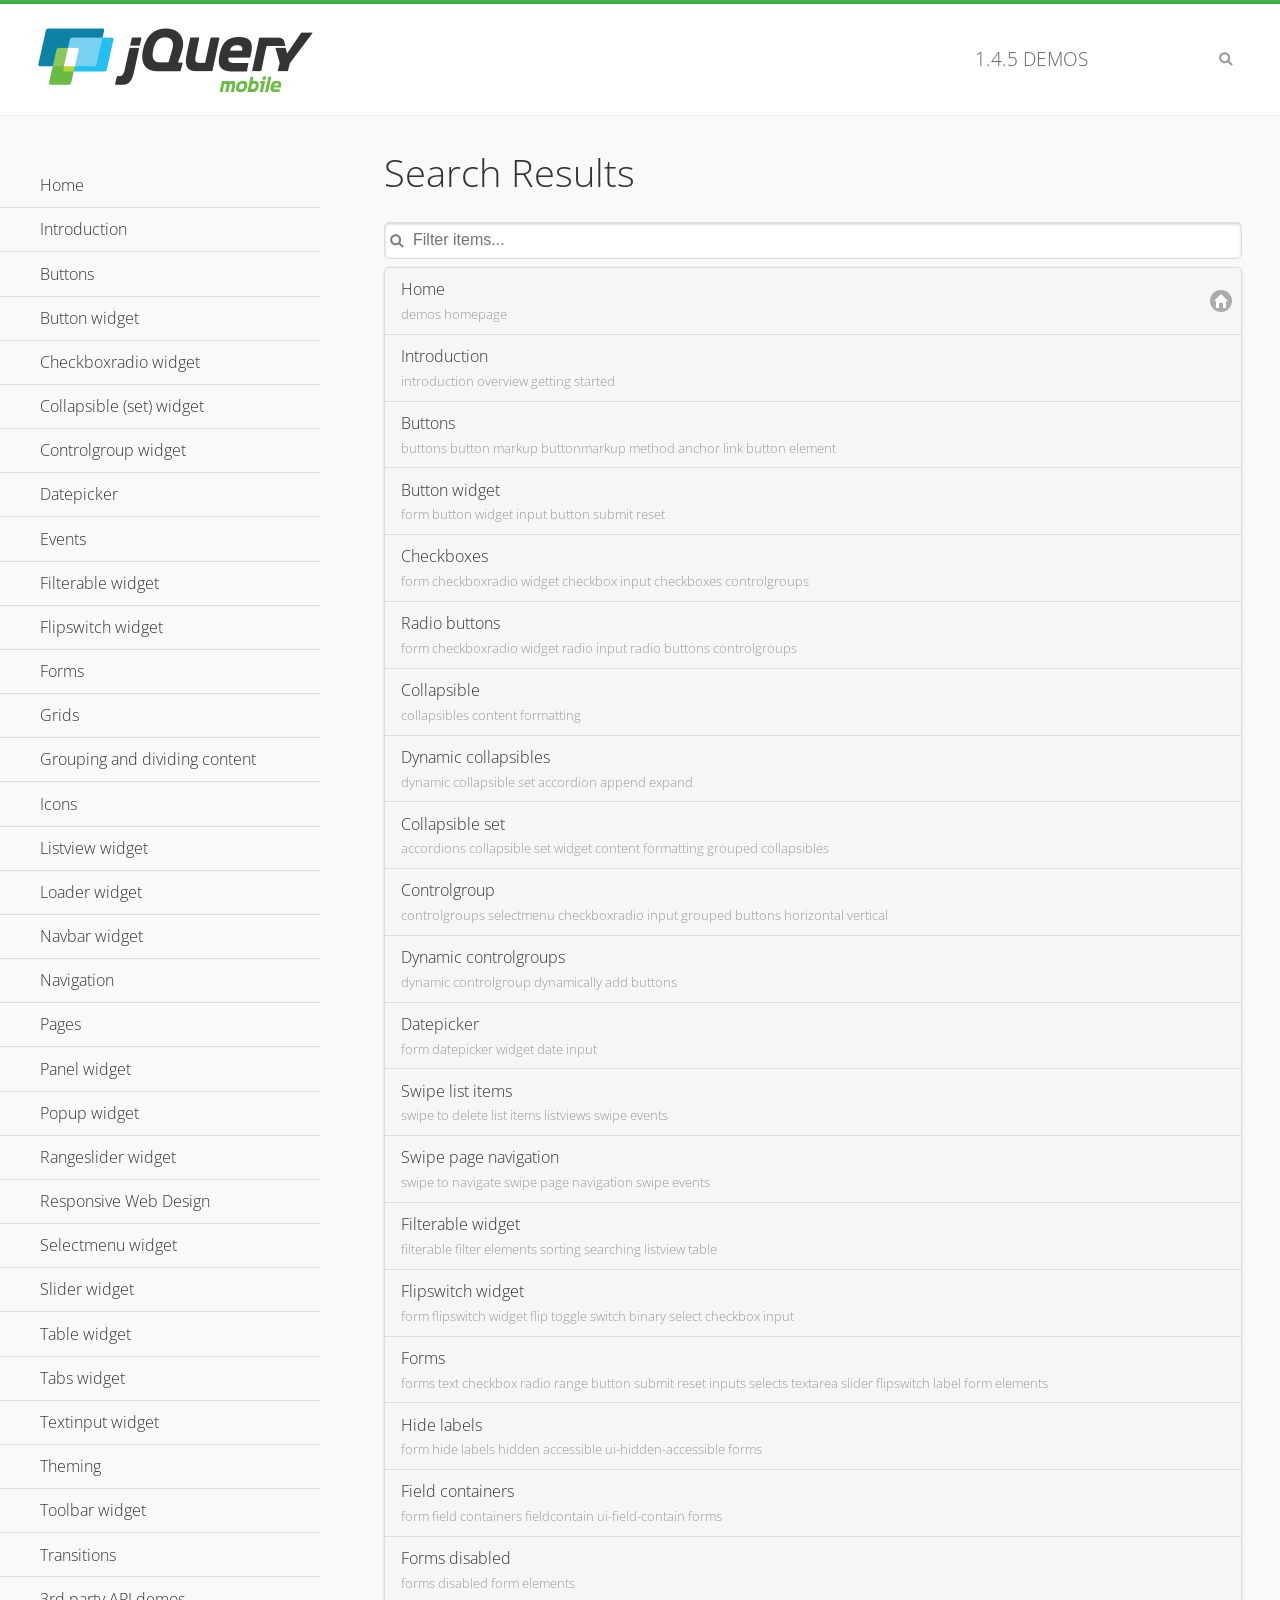
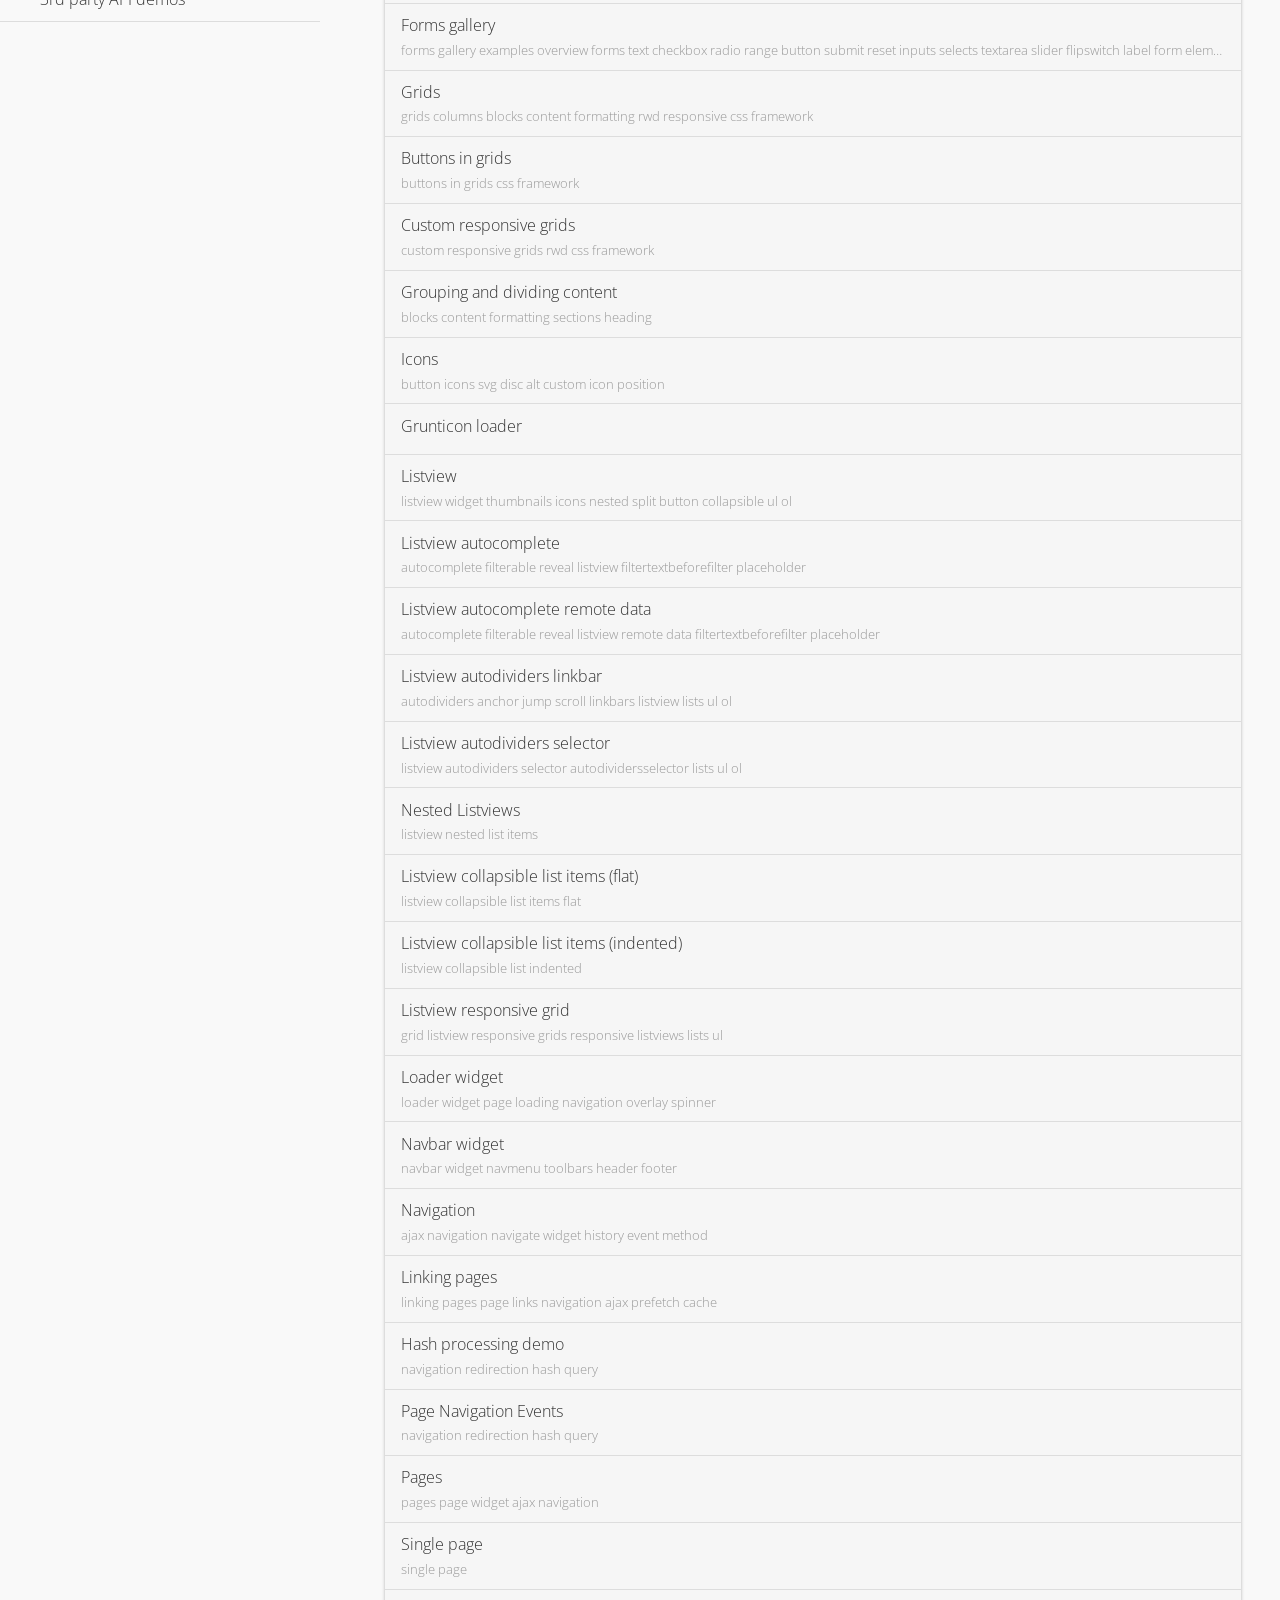
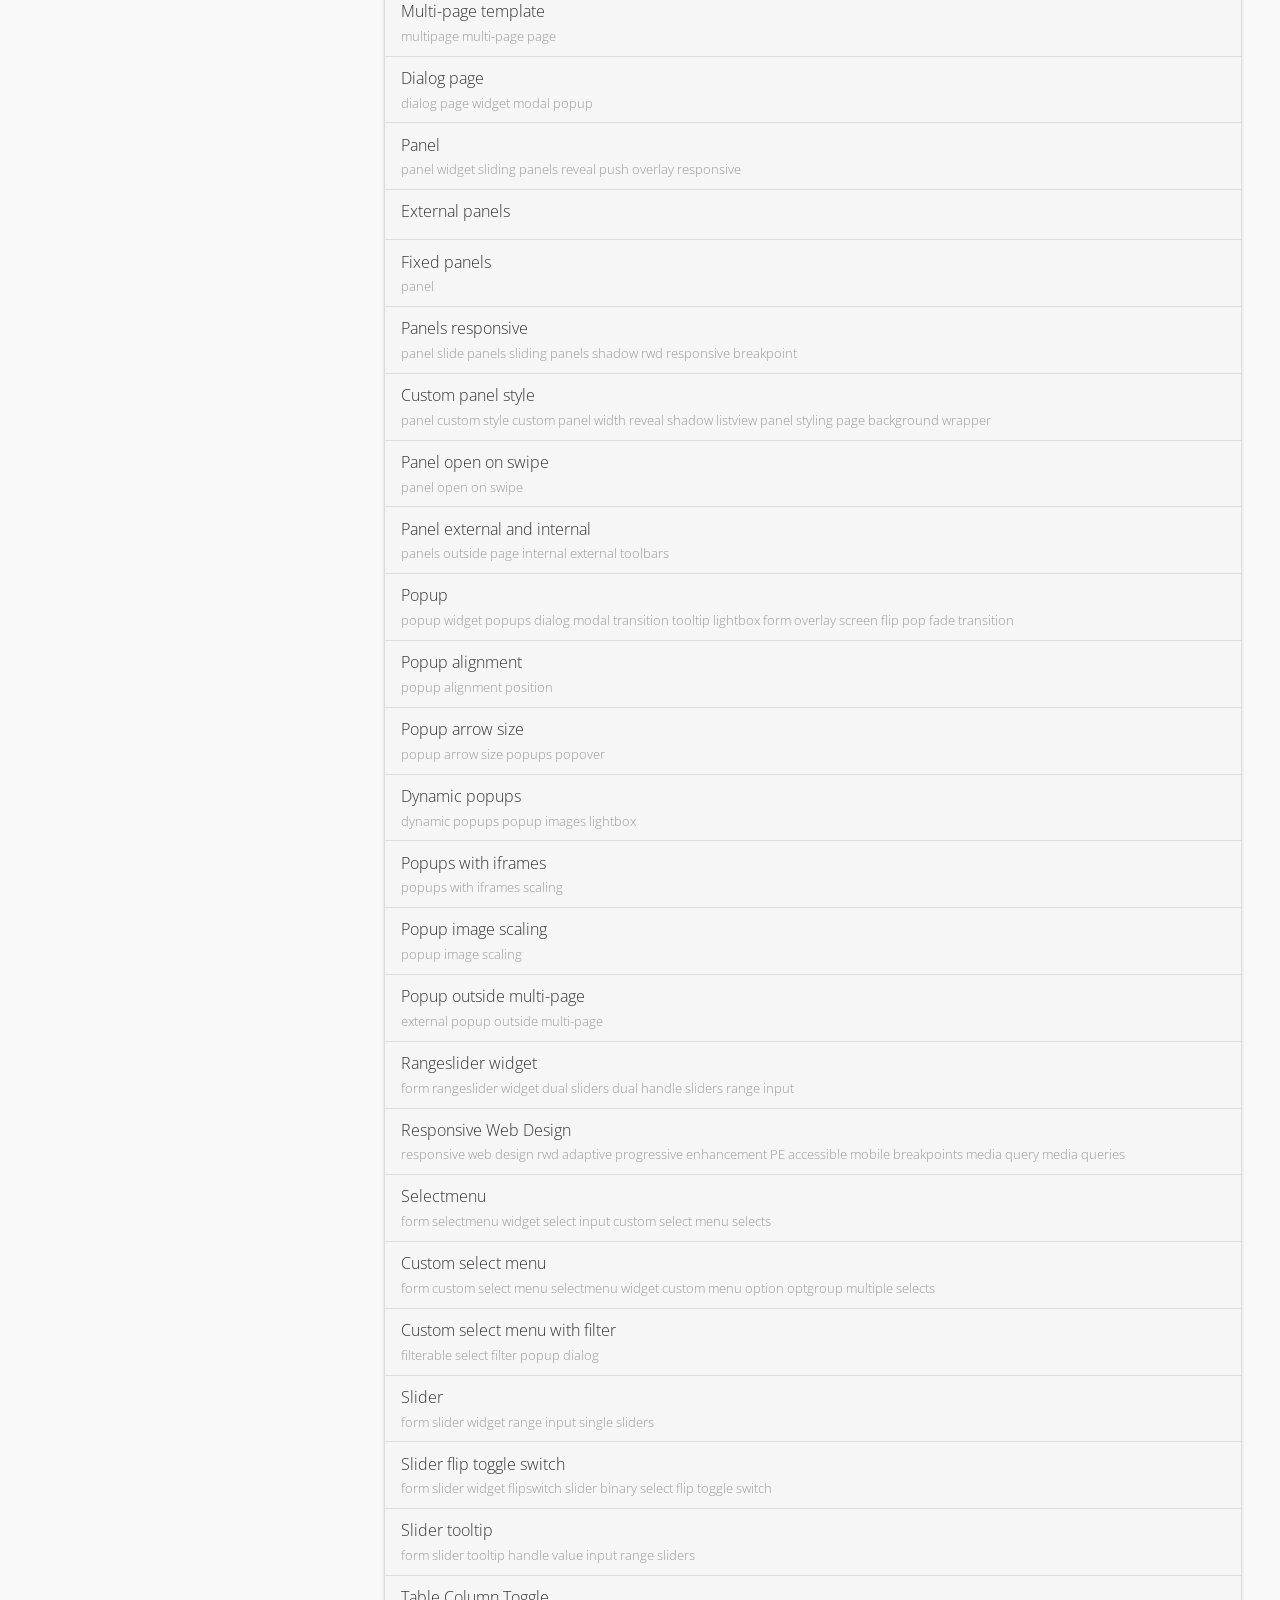
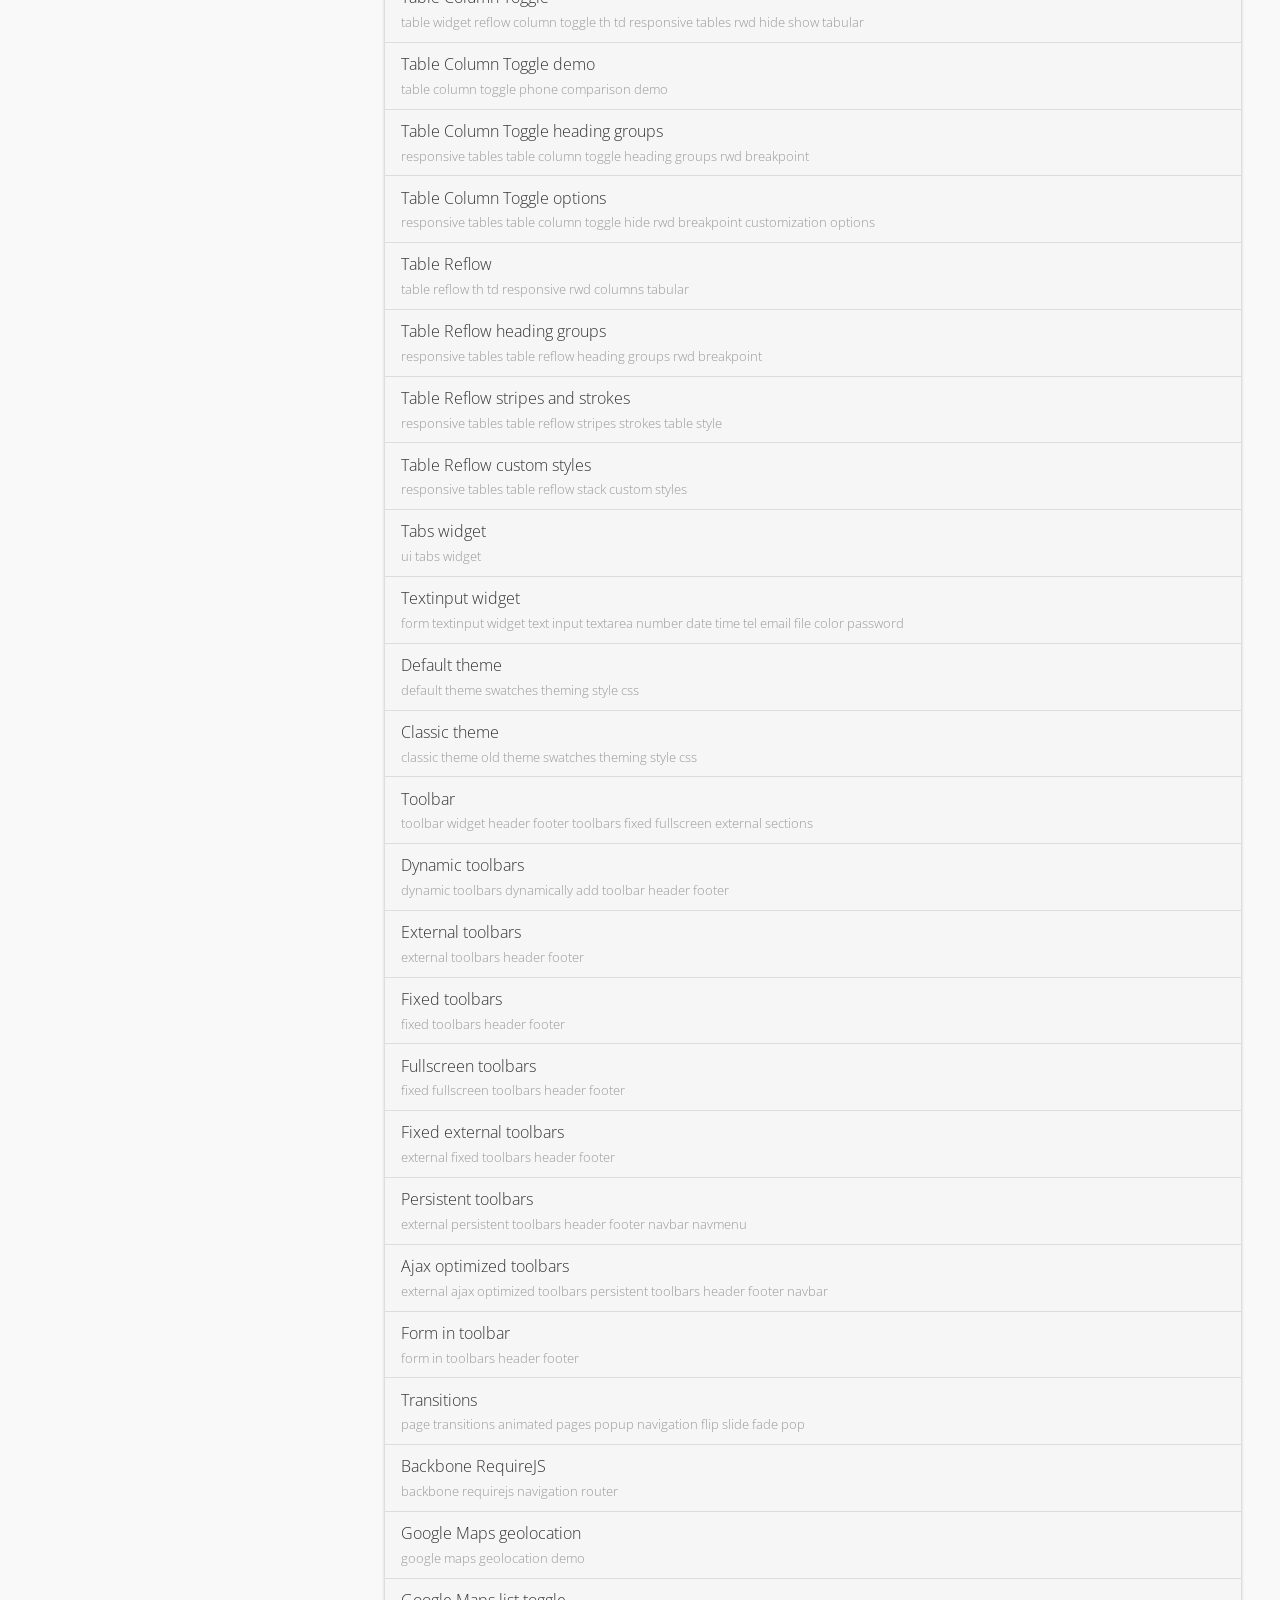
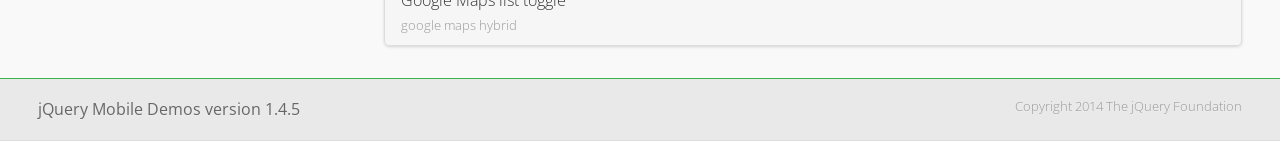
<file: mobile/demos/_search/index.html>
<!DOCTYPE html>
<html>
<head>
	<meta charset="utf-8">
	<meta name="viewport" content="width=device-width, initial-scale=1">
	<title>jQuery Mobile Demos</title>
	<link rel="stylesheet" href="../css/themes/default/jquery.mobile-1.4.5.min.css">
	<link rel="stylesheet" href="../_assets/css/jqm-demos.css">
	<link rel="shortcut icon" href="../_assets/favicon.ico">
    <link rel="stylesheet" href="http://fonts.googleapis.com/css?family=Open+Sans:300,400,700">
	<script src="../js/jquery.js"></script>
	<script src="../_assets/js/index.js"></script>
	<script src="../js/jquery.mobile-1.4.5.min.js"></script>

</head>
<body>
<div data-role="page" class="jqm-demos jqm-demos-index jqm-demos-search-results">

	<div data-role="header" class="jqm-header">
		<h2><a href="../" title="jQuery Mobile Demos home"><img src="../_assets/img/jquery-logo.png" alt="jQuery Mobile"></a></h2>
		<p><span class="jqm-version"></span> Demos</p>
		<a href="#" class="jqm-navmenu-link ui-btn ui-btn-icon-notext ui-corner-all ui-icon-bars ui-nodisc-icon ui-alt-icon ui-btn-left">Menu</a>
		<a href="#" class="jqm-search-link ui-btn ui-btn-icon-notext ui-corner-all ui-icon-search ui-nodisc-icon ui-alt-icon ui-btn-right">Search</a>
	</div><!-- /header -->

	<div role="main" class="ui-content jqm-content">

		<h1>Search Results</h1>

        <div class="jqm-search-results-wrap">
	        <ul class="jqm-list jqm-search-results-list">
<li data-filtertext="demos homepage" data-icon="home"><a href=".././">Home</a></li>
<li data-filtertext="introduction overview getting started"><a href="../intro/" data-ajax="false">Introduction</a></li>
<li data-filtertext="buttons button markup buttonmarkup method anchor link button element"><a href="../button-markup/" data-ajax="false">Buttons</a></li>
<li data-filtertext="form button widget input button submit reset"><a href="../button/" data-ajax="false">Button widget</a></li>
<li data-role="collapsible" data-enhanced="true" data-collapsed-icon="carat-d" data-expanded-icon="carat-u" data-iconpos="right" data-inset="false" class="ui-collapsible ui-collapsible-themed-content ui-collapsible-collapsed">
	<h3 class="ui-collapsible-heading ui-collapsible-heading-collapsed">
		<a href="#" class="ui-collapsible-heading-toggle ui-btn ui-btn-icon-right ui-btn-inherit ui-icon-carat-d">
		    Checkboxradio widget<span class="ui-collapsible-heading-status"> click to expand contents</span>
		</a>
	</h3>
	<div class="ui-collapsible-content ui-body-inherit ui-collapsible-content-collapsed" aria-hidden="true">
		<ul>
			<li data-filtertext="form checkboxradio widget checkbox input checkboxes controlgroups"><a href="../checkboxradio-checkbox/" data-ajax="false">Checkboxes</a></li>
			<li data-filtertext="form checkboxradio widget radio input radio buttons controlgroups"><a href="../checkboxradio-radio/" data-ajax="false">Radio buttons</a></li>
		</ul>
	</div>
</li>
<li data-role="collapsible" data-enhanced="true" data-collapsed-icon="carat-d" data-expanded-icon="carat-u" data-iconpos="right" data-inset="false" class="ui-collapsible ui-collapsible-themed-content ui-collapsible-collapsed">
	<h3 class="ui-collapsible-heading ui-collapsible-heading-collapsed">
		<a href="#" class="ui-collapsible-heading-toggle ui-btn ui-btn-icon-right ui-btn-inherit ui-icon-carat-d">
			Collapsible (set) widget<span class="ui-collapsible-heading-status"> click to expand contents</span>
		</a>
	</h3>
	<div class="ui-collapsible-content ui-body-inherit ui-collapsible-content-collapsed" aria-hidden="true">
		<ul>
			<li data-filtertext="collapsibles content formatting"><a href="../collapsible/" data-ajax="false">Collapsible</a></li>
			<li data-filtertext="dynamic collapsible set accordion append expand"><a href="../collapsible-dynamic/" data-ajax="false">Dynamic collapsibles</a></li>
			<li data-filtertext="accordions collapsible set widget content formatting grouped collapsibles"><a href="../collapsibleset/" data-ajax="false">Collapsible set</a></li>
		</ul>
	</div>
</li>
<li data-role="collapsible" data-enhanced="true" data-collapsed-icon="carat-d" data-expanded-icon="carat-u" data-iconpos="right" data-inset="false" class="ui-collapsible ui-collapsible-themed-content ui-collapsible-collapsed">
	<h3 class="ui-collapsible-heading ui-collapsible-heading-collapsed">
		<a href="#" class="ui-collapsible-heading-toggle ui-btn ui-btn-icon-right ui-btn-inherit ui-icon-carat-d">
			Controlgroup widget<span class="ui-collapsible-heading-status"> click to expand contents</span>
		</a>
	</h3>
	<div class="ui-collapsible-content ui-body-inherit ui-collapsible-content-collapsed" aria-hidden="true">
		<ul>
			<li data-filtertext="controlgroups selectmenu checkboxradio input grouped buttons horizontal vertical"><a href="../controlgroup/" data-ajax="false">Controlgroup</a></li>
			<li data-filtertext="dynamic controlgroup dynamically add buttons"><a href="../controlgroup-dynamic/" data-ajax="false">Dynamic controlgroups</a></li>
		</ul>
	</div>
</li>
<li data-filtertext="form datepicker widget date input"><a href="../datepicker/" data-ajax="false">Datepicker</a></li>
<li data-role="collapsible" data-enhanced="true" data-collapsed-icon="carat-d" data-expanded-icon="carat-u" data-iconpos="right" data-inset="false" class="ui-collapsible ui-collapsible-themed-content ui-collapsible-collapsed">
	<h3 class="ui-collapsible-heading ui-collapsible-heading-collapsed">
		<a href="#" class="ui-collapsible-heading-toggle ui-btn ui-btn-icon-right ui-btn-inherit ui-icon-carat-d">
			Events<span class="ui-collapsible-heading-status"> click to expand contents</span>
		</a>
	</h3>
	<div class="ui-collapsible-content ui-body-inherit ui-collapsible-content-collapsed" aria-hidden="true">
		<ul>
			<li data-filtertext="swipe to delete list items listviews swipe events"><a href="../swipe-list/" data-ajax="false">Swipe list items</a></li>
			<li data-filtertext="swipe to navigate swipe page navigation swipe events"><a href="../swipe-page/" data-ajax="false">Swipe page navigation</a></li>
		</ul>
	</div>
</li>
<li data-filtertext="filterable filter elements sorting searching listview table"><a href="../filterable/" data-ajax="false">Filterable widget</a></li>
<li data-filtertext="form flipswitch widget flip toggle switch binary select checkbox input"><a href="../flipswitch/" data-ajax="false">Flipswitch widget</a></li>
<li data-role="collapsible" data-enhanced="true" data-collapsed-icon="carat-d" data-expanded-icon="carat-u" data-iconpos="right" data-inset="false" class="ui-collapsible ui-collapsible-themed-content ui-collapsible-collapsed">
	<h3 class="ui-collapsible-heading ui-collapsible-heading-collapsed">
		<a href="#" class="ui-collapsible-heading-toggle ui-btn ui-btn-icon-right ui-btn-inherit ui-icon-carat-d">
			Forms<span class="ui-collapsible-heading-status"> click to expand contents</span>
		</a>
	</h3>
	<div class="ui-collapsible-content ui-body-inherit ui-collapsible-content-collapsed" aria-hidden="true">
		<ul>
			<li data-filtertext="forms text checkbox radio range button submit reset inputs selects textarea slider flipswitch label form elements"><a href="../forms/" data-ajax="false">Forms</a></li>
			<li data-filtertext="form hide labels hidden accessible ui-hidden-accessible forms"><a href="../forms-label-hidden-accessible/" data-ajax="false">Hide labels</a></li>
			<li data-filtertext="form field containers fieldcontain ui-field-contain forms"><a href="../forms-field-contain/" data-ajax="false">Field containers</a></li>
			<li data-filtertext="forms disabled form elements"><a href="../forms-disabled/" data-ajax="false">Forms disabled</a></li>
			<li data-filtertext="forms gallery examples overview forms text checkbox radio range button submit reset inputs selects textarea slider flipswitch label form elements"><a href="../forms-gallery/" data-ajax="false">Forms gallery</a></li>
		</ul>
	</div>
</li>
<li data-role="collapsible" data-enhanced="true" data-collapsed-icon="carat-d" data-expanded-icon="carat-u" data-iconpos="right" data-inset="false" class="ui-collapsible ui-collapsible-themed-content ui-collapsible-collapsed">
	<h3 class="ui-collapsible-heading ui-collapsible-heading-collapsed">
		<a href="#" class="ui-collapsible-heading-toggle ui-btn ui-btn-icon-right ui-btn-inherit ui-icon-carat-d">
			Grids<span class="ui-collapsible-heading-status"> click to expand contents</span>
		</a>
	</h3>
	<div class="ui-collapsible-content ui-body-inherit ui-collapsible-content-collapsed" aria-hidden="true">
		<ul>
			<li data-filtertext="grids columns blocks content formatting rwd responsive css framework"><a href="../grids/" data-ajax="false">Grids</a></li>
			<li data-filtertext="buttons in grids css framework"><a href="../grids-buttons/" data-ajax="false">Buttons in grids</a></li>
			<li data-filtertext="custom responsive grids rwd css framework"><a href="../grids-custom-responsive/" data-ajax="false">Custom responsive grids</a></li>
		</ul>
	</div>
</li>
<li data-filtertext="blocks content formatting sections heading"><a href="../body-bar-classes/" data-ajax="false">Grouping and dividing content</a></li>
<li data-role="collapsible" data-enhanced="true" data-collapsed-icon="carat-d" data-expanded-icon="carat-u" data-iconpos="right" data-inset="false" class="ui-collapsible ui-collapsible-themed-content ui-collapsible-collapsed">
	<h3 class="ui-collapsible-heading ui-collapsible-heading-collapsed">
		<a href="#" class="ui-collapsible-heading-toggle ui-btn ui-btn-icon-right ui-btn-inherit ui-icon-carat-d">
			Icons<span class="ui-collapsible-heading-status"> click to expand contents</span>
		</a>
	</h3>
	<div class="ui-collapsible-content ui-body-inherit ui-collapsible-content-collapsed" aria-hidden="true">
		<ul>
			<li data-filtertext="button icons svg disc alt custom icon position"><a href="../icons/" data-ajax="false">Icons</a></li>
			<li data-filtertext=""><a href="../icons-grunticon/" data-ajax="false">Grunticon loader</a></li>
		</ul>
	</div>
</li>
<li data-role="collapsible" data-enhanced="true" data-collapsed-icon="carat-d" data-expanded-icon="carat-u" data-iconpos="right" data-inset="false" class="ui-collapsible ui-collapsible-themed-content ui-collapsible-collapsed">
	<h3 class="ui-collapsible-heading ui-collapsible-heading-collapsed">
		<a href="#" class="ui-collapsible-heading-toggle ui-btn ui-btn-icon-right ui-btn-inherit ui-icon-carat-d">
			Listview widget<span class="ui-collapsible-heading-status"> click to expand contents</span>
		</a>
	</h3>
	<div class="ui-collapsible-content ui-body-inherit ui-collapsible-content-collapsed" aria-hidden="true">
		<ul>
			<li data-filtertext="listview widget thumbnails icons nested split button collapsible ul ol"><a href="../listview/" data-ajax="false">Listview</a></li>
			<li data-filtertext="autocomplete filterable reveal listview filtertextbeforefilter placeholder"><a href="../listview-autocomplete/" data-ajax="false">Listview autocomplete</a></li>
			<li data-filtertext="autocomplete filterable reveal listview remote data filtertextbeforefilter placeholder"><a href="../listview-autocomplete-remote/" data-ajax="false">Listview autocomplete remote data</a></li>
			<li data-filtertext="autodividers anchor jump scroll linkbars listview lists ul ol"><a href="../listview-autodividers-linkbar/" data-ajax="false">Listview autodividers linkbar</a></li>
			<li data-filtertext="listview autodividers selector autodividersselector lists ul ol"><a href="../listview-autodividers-selector/" data-ajax="false">Listview autodividers selector</a></li>
			<li data-filtertext="listview nested list items"><a href="../listview-nested-lists/" data-ajax="false">Nested Listviews</a></li>
			<li data-filtertext="listview collapsible list items flat"><a href="../listview-collapsible-item-flat/" data-ajax="false">Listview collapsible list items (flat)</a></li>
			<li data-filtertext="listview collapsible list indented"><a href="../listview-collapsible-item-indented/" data-ajax="false">Listview collapsible list items (indented)</a></li>
			<li data-filtertext="grid listview responsive grids responsive listviews lists ul"><a href="../listview-grid/" data-ajax="false">Listview responsive grid</a></li>
		</ul>
	</div>
</li>
<li data-filtertext="loader widget page loading navigation overlay spinner"><a href="../loader/" data-ajax="false">Loader widget</a></li>
<li data-filtertext="navbar widget navmenu toolbars header footer"><a href="../navbar/" data-ajax="false">Navbar widget</a></li>
<li data-role="collapsible" data-enhanced="true" data-collapsed-icon="carat-d" data-expanded-icon="carat-u" data-iconpos="right" data-inset="false" class="ui-collapsible ui-collapsible-themed-content ui-collapsible-collapsed">
	<h3 class="ui-collapsible-heading ui-collapsible-heading-collapsed">
		<a href="#" class="ui-collapsible-heading-toggle ui-btn ui-btn-icon-right ui-btn-inherit ui-icon-carat-d">
			Navigation<span class="ui-collapsible-heading-status"> click to expand contents</span>
		</a>
	</h3>
	<div class="ui-collapsible-content ui-body-inherit ui-collapsible-content-collapsed" aria-hidden="true">
		<ul>
			<li data-filtertext="ajax navigation navigate widget history event method"><a href="../navigation/" data-ajax="false">Navigation</a></li>
			<li data-filtertext="linking pages page links navigation ajax prefetch cache"><a href="../navigation-linking-pages/" data-ajax="false">Linking pages</a></li>
			<!-- <li data-filtertext="php redirect server redirection server-side navigation"><a href="../navigation-php-redirect/" data-ajax="false">PHP redirect demo</a></li>-->
			<li data-filtertext="navigation redirection hash query"><a href="../navigation-hash-processing/" data-ajax="false">Hash processing demo</a></li>
			<li data-filtertext="navigation redirection hash query"><a href="../page-events/" data-ajax="false">Page Navigation Events</a></li>
		</ul>
	</div>
</li>
<li data-role="collapsible" data-enhanced="true" data-collapsed-icon="carat-d" data-expanded-icon="carat-u" data-iconpos="right" data-inset="false" class="ui-collapsible ui-collapsible-themed-content ui-collapsible-collapsed">
	<h3 class="ui-collapsible-heading ui-collapsible-heading-collapsed">
		<a href="#" class="ui-collapsible-heading-toggle ui-btn ui-btn-icon-right ui-btn-inherit ui-icon-carat-d">
			Pages<span class="ui-collapsible-heading-status"> click to expand contents</span>
		</a>
	</h3>
	<div class="ui-collapsible-content ui-body-inherit ui-collapsible-content-collapsed" aria-hidden="true">
		<ul>
			<li data-filtertext="pages page widget ajax navigation"><a href="../pages/" data-ajax="false">Pages</a></li>
			<li data-filtertext="single page"><a href="../pages-single-page/" data-ajax="false">Single page</a></li>
			<li data-filtertext="multipage multi-page page"><a href="../pages-multi-page/" data-ajax="false">Multi-page template</a></li>
			<li data-filtertext="dialog page widget modal popup"><a href="../pages-dialog/" data-ajax="false">Dialog page</a></li>
		</ul>
	</div>
</li>
<li data-role="collapsible" data-enhanced="true" data-collapsed-icon="carat-d" data-expanded-icon="carat-u" data-iconpos="right" data-inset="false" class="ui-collapsible ui-collapsible-themed-content ui-collapsible-collapsed">
	<h3 class="ui-collapsible-heading ui-collapsible-heading-collapsed">
		<a href="#" class="ui-collapsible-heading-toggle ui-btn ui-btn-icon-right ui-btn-inherit ui-icon-carat-d">
			Panel widget<span class="ui-collapsible-heading-status"> click to expand contents</span>
		</a>
	</h3>
	<div class="ui-collapsible-content ui-body-inherit ui-collapsible-content-collapsed" aria-hidden="true">
		<ul>
			<li data-filtertext="panel widget sliding panels reveal push overlay responsive"><a href="../panel/" data-ajax="false">Panel</a></li>
			<li data-filtertext=""><a href="../panel-external/" data-ajax="false">External panels</a></li>
			<li data-filtertext="panel "><a href="../panel-fixed/" data-ajax="false">Fixed panels</a></li>
			<li data-filtertext="panel slide panels sliding panels shadow rwd responsive breakpoint"><a href="../panel-responsive/" data-ajax="false">Panels responsive</a></li>
			<li data-filtertext="panel custom style custom panel width reveal shadow listview panel styling page background wrapper"><a href="../panel-styling/" data-ajax="false">Custom panel style</a></li>
			<li data-filtertext="panel open on swipe"><a href="../panel-swipe-open/" data-ajax="false">Panel open on swipe</a></li>
			<li data-filtertext="panels outside page internal external toolbars"><a href="../panel-external-internal/" data-ajax="false">Panel external and internal</a></li>
		</ul>
	</div>
</li>
<li data-role="collapsible" data-enhanced="true" data-collapsed-icon="carat-d" data-expanded-icon="carat-u" data-iconpos="right" data-inset="false" class="ui-collapsible ui-collapsible-themed-content ui-collapsible-collapsed">
	<h3 class="ui-collapsible-heading ui-collapsible-heading-collapsed">
		<a href="#" class="ui-collapsible-heading-toggle ui-btn ui-btn-icon-right ui-btn-inherit ui-icon-carat-d">
			Popup widget<span class="ui-collapsible-heading-status"> click to expand contents</span>
		</a>
	</h3>
	<div class="ui-collapsible-content ui-body-inherit ui-collapsible-content-collapsed" aria-hidden="true">
		<ul>
			<li data-filtertext="popup widget popups dialog modal transition tooltip lightbox form overlay screen flip pop fade transition"><a href="../popup/" data-ajax="false">Popup</a></li>
			<li data-filtertext="popup alignment position"><a href="../popup-alignment/" data-ajax="false">Popup alignment</a></li>
			<li data-filtertext="popup arrow size popups popover"><a href="../popup-arrow-size/" data-ajax="false">Popup arrow size</a></li>
			<li data-filtertext="dynamic popups popup images lightbox"><a href="../popup-dynamic/" data-ajax="false">Dynamic popups</a></li>
			<li data-filtertext="popups with iframes scaling"><a href="../popup-iframe/" data-ajax="false">Popups with iframes</a></li>
			<li data-filtertext="popup image scaling"><a href="../popup-image-scaling/" data-ajax="false">Popup image scaling</a></li>
			<li data-filtertext="external popup outside multi-page"><a href="../popup-outside-multipage/" data-ajax="false">Popup outside multi-page</a></li>
		</ul>
	</div>
</li>
<li data-filtertext="form rangeslider widget dual sliders dual handle sliders range input"><a href="../rangeslider/" data-ajax="false">Rangeslider widget</a></li>
<li data-filtertext="responsive web design rwd adaptive progressive enhancement PE accessible mobile breakpoints media query media queries"><a href="../rwd/" data-ajax="false">Responsive Web Design</a></li>
<li data-role="collapsible" data-enhanced="true" data-collapsed-icon="carat-d" data-expanded-icon="carat-u" data-iconpos="right" data-inset="false" class="ui-collapsible ui-collapsible-themed-content ui-collapsible-collapsed">
	<h3 class="ui-collapsible-heading ui-collapsible-heading-collapsed">
		<a href="#" class="ui-collapsible-heading-toggle ui-btn ui-btn-icon-right ui-btn-inherit ui-icon-carat-d">
			Selectmenu widget<span class="ui-collapsible-heading-status"> click to expand contents</span>
		</a>
	</h3>
	<div class="ui-collapsible-content ui-body-inherit ui-collapsible-content-collapsed" aria-hidden="true">
		<ul>
			<li data-filtertext="form selectmenu widget select input custom select menu selects"><a href="../selectmenu/" data-ajax="false">Selectmenu</a></li>
			<li data-filtertext="form custom select menu selectmenu widget custom menu option optgroup multiple selects"><a href="../selectmenu-custom/" data-ajax="false">Custom select menu</a></li>
			<li data-filtertext="filterable select filter popup dialog"><a href="../selectmenu-custom-filter/" data-ajax="false">Custom select menu with filter</a></li>
		</ul>
	</div>
</li>
<li data-role="collapsible" data-enhanced="true" data-collapsed-icon="carat-d" data-expanded-icon="carat-u" data-iconpos="right" data-inset="false" class="ui-collapsible ui-collapsible-themed-content ui-collapsible-collapsed">
	<h3 class="ui-collapsible-heading ui-collapsible-heading-collapsed">
		<a href="#" class="ui-collapsible-heading-toggle ui-btn ui-btn-icon-right ui-btn-inherit ui-icon-carat-d">
			Slider widget<span class="ui-collapsible-heading-status"> click to expand contents</span>
		</a>
	</h3>
	<div class="ui-collapsible-content ui-body-inherit ui-collapsible-content-collapsed" aria-hidden="true">
		<ul>
			<li data-filtertext="form slider widget range input single sliders"><a href="../slider/" data-ajax="false">Slider</a></li>
			<li data-filtertext="form slider widget flipswitch slider binary select flip toggle switch"><a href="../slider-flipswitch/" data-ajax="false">Slider flip toggle switch</a></li>
			<li data-filtertext="form slider tooltip handle value input range sliders"><a href="../slider-tooltip/" data-ajax="false">Slider tooltip</a></li>
		</ul>
	</div>
</li>
<li data-role="collapsible" data-enhanced="true" data-collapsed-icon="carat-d" data-expanded-icon="carat-u" data-iconpos="right" data-inset="false" class="ui-collapsible ui-collapsible-themed-content ui-collapsible-collapsed">
	<h3 class="ui-collapsible-heading ui-collapsible-heading-collapsed">
		<a href="#" class="ui-collapsible-heading-toggle ui-btn ui-btn-icon-right ui-btn-inherit ui-icon-carat-d">
			Table widget<span class="ui-collapsible-heading-status"> click to expand contents</span>
		</a>
	</h3>
	<div class="ui-collapsible-content ui-body-inherit ui-collapsible-content-collapsed" aria-hidden="true">
		<ul>
			<li data-filtertext="table widget reflow column toggle th td responsive tables rwd hide show tabular"><a href="../table-column-toggle/" data-ajax="false">Table Column Toggle</a></li>
			<li data-filtertext="table column toggle phone comparison demo"><a href="../table-column-toggle-example/" data-ajax="false">Table Column Toggle demo</a></li>
			<li data-filtertext="responsive tables table column toggle heading groups rwd breakpoint"><a href="../table-column-toggle-heading-groups/" data-ajax="false">Table Column Toggle heading groups</a></li>
			<li data-filtertext="responsive tables table column toggle hide rwd breakpoint customization options"><a href="../table-column-toggle-options/" data-ajax="false">Table Column Toggle options</a></li>
			<li data-filtertext="table reflow th td responsive rwd columns tabular"><a href="../table-reflow/" data-ajax="false">Table Reflow</a></li>
			<li data-filtertext="responsive tables table reflow heading groups rwd breakpoint"><a href="../table-reflow-heading-groups/" data-ajax="false">Table Reflow heading groups</a></li>
			<li data-filtertext="responsive tables table reflow stripes strokes table style"><a href="../table-reflow-stripes-strokes/" data-ajax="false">Table Reflow stripes and strokes</a></li>
			<li data-filtertext="responsive tables table reflow stack custom styles"><a href="../table-reflow-styling/" data-ajax="false">Table Reflow custom styles</a></li>
		</ul>
	</div>
</li>
<li data-filtertext="ui tabs widget"><a href="../tabs/" data-ajax="false">Tabs widget</a></li>
<li data-filtertext="form textinput widget text input textarea number date time tel email file color password"><a href="../textinput/" data-ajax="false">Textinput widget</a></li>
<li data-role="collapsible" data-enhanced="true" data-collapsed-icon="carat-d" data-expanded-icon="carat-u" data-iconpos="right" data-inset="false" class="ui-collapsible ui-collapsible-themed-content ui-collapsible-collapsed">
	<h3 class="ui-collapsible-heading ui-collapsible-heading-collapsed">
		<a href="#" class="ui-collapsible-heading-toggle ui-btn ui-btn-icon-right ui-btn-inherit ui-icon-carat-d">
			Theming<span class="ui-collapsible-heading-status"> click to expand contents</span>
		</a>
	</h3>
	<div class="ui-collapsible-content ui-body-inherit ui-collapsible-content-collapsed" aria-hidden="true">
		<ul>
			<li data-filtertext="default theme swatches theming style css"><a href="../theme-default/" data-ajax="false">Default theme</a></li>
			<li data-filtertext="classic theme old theme swatches theming style css"><a href="../theme-classic/" data-ajax="false">Classic theme</a></li>
		</ul>
	</div>
</li>
<li data-role="collapsible" data-enhanced="true" data-collapsed-icon="carat-d" data-expanded-icon="carat-u" data-iconpos="right" data-inset="false" class="ui-collapsible ui-collapsible-themed-content ui-collapsible-collapsed">
	<h3 class="ui-collapsible-heading ui-collapsible-heading-collapsed">
		<a href="#" class="ui-collapsible-heading-toggle ui-btn ui-btn-icon-right ui-btn-inherit ui-icon-carat-d">
			Toolbar widget<span class="ui-collapsible-heading-status"> click to expand contents</span>
		</a>
	</h3>
	<div class="ui-collapsible-content ui-body-inherit ui-collapsible-content-collapsed" aria-hidden="true">
		<ul>
			<li data-filtertext="toolbar widget header footer toolbars fixed fullscreen external sections"><a href="../toolbar/" data-ajax="false">Toolbar</a></li>
			<li data-filtertext="dynamic toolbars dynamically add toolbar header footer"><a href="../toolbar-dynamic/" data-ajax="false">Dynamic toolbars</a></li>
			<li data-filtertext="external toolbars header footer"><a href="../toolbar-external/" data-ajax="false">External toolbars</a></li>
			<li data-filtertext="fixed toolbars header footer"><a href="../toolbar-fixed/" data-ajax="false">Fixed toolbars</a></li>
			<li data-filtertext="fixed fullscreen toolbars header footer"><a href="../toolbar-fixed-fullscreen/" data-ajax="false">Fullscreen toolbars</a></li>
			<li data-filtertext="external fixed toolbars header footer"><a href="../toolbar-fixed-external/" data-ajax="false">Fixed external toolbars</a></li>
			<li data-filtertext="external persistent toolbars header footer navbar navmenu"><a href="../toolbar-fixed-persistent/" data-ajax="false">Persistent toolbars</a></li>
			<li data-filtertext="external ajax optimized toolbars persistent toolbars header footer navbar"><a href="../toolbar-fixed-persistent-optimized/" data-ajax="false">Ajax optimized toolbars</a></li>
			<li data-filtertext="form in toolbars header footer"><a href="../toolbar-fixed-forms/" data-ajax="false">Form in toolbar</a></li>
		</ul>
	</div>
</li>
<li data-filtertext="page transitions animated pages popup navigation flip slide fade pop"><a href="../transitions/" data-ajax="false">Transitions</a></li>
<li data-role="collapsible" data-enhanced="true" data-collapsed-icon="carat-d" data-expanded-icon="carat-u" data-iconpos="right" data-inset="false" class="ui-collapsible ui-collapsible-themed-content ui-collapsible-collapsed">
	<h3 class="ui-collapsible-heading ui-collapsible-heading-collapsed">
		<a href="#" class="ui-collapsible-heading-toggle ui-btn ui-btn-icon-right ui-btn-inherit ui-icon-carat-d">
			3rd party API demos<span class="ui-collapsible-heading-status"> click to expand contents</span>
		</a>
	</h3>
	<div class="ui-collapsible-content ui-body-inherit ui-collapsible-content-collapsed" aria-hidden="true">
		<ul>
			<li data-filtertext="backbone requirejs navigation router"><a href="../backbone-requirejs/" data-ajax="false">Backbone RequireJS</a></li>
			<li data-filtertext="google maps geolocation demo"><a href="../map-geolocation/" data-ajax="false">Google Maps geolocation</a></li>
			<li data-filtertext="google maps hybrid"><a href="../map-list-toggle/" data-ajax="false">Google Maps list toggle</a></li>
		</ul>
	</div>
</li>



	        </ul>
	    </div>

	</div><!-- /content -->
	    <div data-role="panel" class="jqm-navmenu-panel" data-position="left" data-display="overlay" data-theme="a">
	    	<ul class="jqm-list ui-alt-icon ui-nodisc-icon">
<li data-filtertext="demos homepage" data-icon="home"><a href=".././">Home</a></li>
<li data-filtertext="introduction overview getting started"><a href="../intro/" data-ajax="false">Introduction</a></li>
<li data-filtertext="buttons button markup buttonmarkup method anchor link button element"><a href="../button-markup/" data-ajax="false">Buttons</a></li>
<li data-filtertext="form button widget input button submit reset"><a href="../button/" data-ajax="false">Button widget</a></li>
<li data-role="collapsible" data-enhanced="true" data-collapsed-icon="carat-d" data-expanded-icon="carat-u" data-iconpos="right" data-inset="false" class="ui-collapsible ui-collapsible-themed-content ui-collapsible-collapsed">
	<h3 class="ui-collapsible-heading ui-collapsible-heading-collapsed">
		<a href="#" class="ui-collapsible-heading-toggle ui-btn ui-btn-icon-right ui-btn-inherit ui-icon-carat-d">
		    Checkboxradio widget<span class="ui-collapsible-heading-status"> click to expand contents</span>
		</a>
	</h3>
	<div class="ui-collapsible-content ui-body-inherit ui-collapsible-content-collapsed" aria-hidden="true">
		<ul>
			<li data-filtertext="form checkboxradio widget checkbox input checkboxes controlgroups"><a href="../checkboxradio-checkbox/" data-ajax="false">Checkboxes</a></li>
			<li data-filtertext="form checkboxradio widget radio input radio buttons controlgroups"><a href="../checkboxradio-radio/" data-ajax="false">Radio buttons</a></li>
		</ul>
	</div>
</li>
<li data-role="collapsible" data-enhanced="true" data-collapsed-icon="carat-d" data-expanded-icon="carat-u" data-iconpos="right" data-inset="false" class="ui-collapsible ui-collapsible-themed-content ui-collapsible-collapsed">
	<h3 class="ui-collapsible-heading ui-collapsible-heading-collapsed">
		<a href="#" class="ui-collapsible-heading-toggle ui-btn ui-btn-icon-right ui-btn-inherit ui-icon-carat-d">
			Collapsible (set) widget<span class="ui-collapsible-heading-status"> click to expand contents</span>
		</a>
	</h3>
	<div class="ui-collapsible-content ui-body-inherit ui-collapsible-content-collapsed" aria-hidden="true">
		<ul>
			<li data-filtertext="collapsibles content formatting"><a href="../collapsible/" data-ajax="false">Collapsible</a></li>
			<li data-filtertext="dynamic collapsible set accordion append expand"><a href="../collapsible-dynamic/" data-ajax="false">Dynamic collapsibles</a></li>
			<li data-filtertext="accordions collapsible set widget content formatting grouped collapsibles"><a href="../collapsibleset/" data-ajax="false">Collapsible set</a></li>
		</ul>
	</div>
</li>
<li data-role="collapsible" data-enhanced="true" data-collapsed-icon="carat-d" data-expanded-icon="carat-u" data-iconpos="right" data-inset="false" class="ui-collapsible ui-collapsible-themed-content ui-collapsible-collapsed">
	<h3 class="ui-collapsible-heading ui-collapsible-heading-collapsed">
		<a href="#" class="ui-collapsible-heading-toggle ui-btn ui-btn-icon-right ui-btn-inherit ui-icon-carat-d">
			Controlgroup widget<span class="ui-collapsible-heading-status"> click to expand contents</span>
		</a>
	</h3>
	<div class="ui-collapsible-content ui-body-inherit ui-collapsible-content-collapsed" aria-hidden="true">
		<ul>
			<li data-filtertext="controlgroups selectmenu checkboxradio input grouped buttons horizontal vertical"><a href="../controlgroup/" data-ajax="false">Controlgroup</a></li>
			<li data-filtertext="dynamic controlgroup dynamically add buttons"><a href="../controlgroup-dynamic/" data-ajax="false">Dynamic controlgroups</a></li>
		</ul>
	</div>
</li>
<li data-filtertext="form datepicker widget date input"><a href="../datepicker/" data-ajax="false">Datepicker</a></li>
<li data-role="collapsible" data-enhanced="true" data-collapsed-icon="carat-d" data-expanded-icon="carat-u" data-iconpos="right" data-inset="false" class="ui-collapsible ui-collapsible-themed-content ui-collapsible-collapsed">
	<h3 class="ui-collapsible-heading ui-collapsible-heading-collapsed">
		<a href="#" class="ui-collapsible-heading-toggle ui-btn ui-btn-icon-right ui-btn-inherit ui-icon-carat-d">
			Events<span class="ui-collapsible-heading-status"> click to expand contents</span>
		</a>
	</h3>
	<div class="ui-collapsible-content ui-body-inherit ui-collapsible-content-collapsed" aria-hidden="true">
		<ul>
			<li data-filtertext="swipe to delete list items listviews swipe events"><a href="../swipe-list/" data-ajax="false">Swipe list items</a></li>
			<li data-filtertext="swipe to navigate swipe page navigation swipe events"><a href="../swipe-page/" data-ajax="false">Swipe page navigation</a></li>
		</ul>
	</div>
</li>
<li data-filtertext="filterable filter elements sorting searching listview table"><a href="../filterable/" data-ajax="false">Filterable widget</a></li>
<li data-filtertext="form flipswitch widget flip toggle switch binary select checkbox input"><a href="../flipswitch/" data-ajax="false">Flipswitch widget</a></li>
<li data-role="collapsible" data-enhanced="true" data-collapsed-icon="carat-d" data-expanded-icon="carat-u" data-iconpos="right" data-inset="false" class="ui-collapsible ui-collapsible-themed-content ui-collapsible-collapsed">
	<h3 class="ui-collapsible-heading ui-collapsible-heading-collapsed">
		<a href="#" class="ui-collapsible-heading-toggle ui-btn ui-btn-icon-right ui-btn-inherit ui-icon-carat-d">
			Forms<span class="ui-collapsible-heading-status"> click to expand contents</span>
		</a>
	</h3>
	<div class="ui-collapsible-content ui-body-inherit ui-collapsible-content-collapsed" aria-hidden="true">
		<ul>
			<li data-filtertext="forms text checkbox radio range button submit reset inputs selects textarea slider flipswitch label form elements"><a href="../forms/" data-ajax="false">Forms</a></li>
			<li data-filtertext="form hide labels hidden accessible ui-hidden-accessible forms"><a href="../forms-label-hidden-accessible/" data-ajax="false">Hide labels</a></li>
			<li data-filtertext="form field containers fieldcontain ui-field-contain forms"><a href="../forms-field-contain/" data-ajax="false">Field containers</a></li>
			<li data-filtertext="forms disabled form elements"><a href="../forms-disabled/" data-ajax="false">Forms disabled</a></li>
			<li data-filtertext="forms gallery examples overview forms text checkbox radio range button submit reset inputs selects textarea slider flipswitch label form elements"><a href="../forms-gallery/" data-ajax="false">Forms gallery</a></li>
		</ul>
	</div>
</li>
<li data-role="collapsible" data-enhanced="true" data-collapsed-icon="carat-d" data-expanded-icon="carat-u" data-iconpos="right" data-inset="false" class="ui-collapsible ui-collapsible-themed-content ui-collapsible-collapsed">
	<h3 class="ui-collapsible-heading ui-collapsible-heading-collapsed">
		<a href="#" class="ui-collapsible-heading-toggle ui-btn ui-btn-icon-right ui-btn-inherit ui-icon-carat-d">
			Grids<span class="ui-collapsible-heading-status"> click to expand contents</span>
		</a>
	</h3>
	<div class="ui-collapsible-content ui-body-inherit ui-collapsible-content-collapsed" aria-hidden="true">
		<ul>
			<li data-filtertext="grids columns blocks content formatting rwd responsive css framework"><a href="../grids/" data-ajax="false">Grids</a></li>
			<li data-filtertext="buttons in grids css framework"><a href="../grids-buttons/" data-ajax="false">Buttons in grids</a></li>
			<li data-filtertext="custom responsive grids rwd css framework"><a href="../grids-custom-responsive/" data-ajax="false">Custom responsive grids</a></li>
		</ul>
	</div>
</li>
<li data-filtertext="blocks content formatting sections heading"><a href="../body-bar-classes/" data-ajax="false">Grouping and dividing content</a></li>
<li data-role="collapsible" data-enhanced="true" data-collapsed-icon="carat-d" data-expanded-icon="carat-u" data-iconpos="right" data-inset="false" class="ui-collapsible ui-collapsible-themed-content ui-collapsible-collapsed">
	<h3 class="ui-collapsible-heading ui-collapsible-heading-collapsed">
		<a href="#" class="ui-collapsible-heading-toggle ui-btn ui-btn-icon-right ui-btn-inherit ui-icon-carat-d">
			Icons<span class="ui-collapsible-heading-status"> click to expand contents</span>
		</a>
	</h3>
	<div class="ui-collapsible-content ui-body-inherit ui-collapsible-content-collapsed" aria-hidden="true">
		<ul>
			<li data-filtertext="button icons svg disc alt custom icon position"><a href="../icons/" data-ajax="false">Icons</a></li>
			<li data-filtertext=""><a href="../icons-grunticon/" data-ajax="false">Grunticon loader</a></li>
		</ul>
	</div>
</li>
<li data-role="collapsible" data-enhanced="true" data-collapsed-icon="carat-d" data-expanded-icon="carat-u" data-iconpos="right" data-inset="false" class="ui-collapsible ui-collapsible-themed-content ui-collapsible-collapsed">
	<h3 class="ui-collapsible-heading ui-collapsible-heading-collapsed">
		<a href="#" class="ui-collapsible-heading-toggle ui-btn ui-btn-icon-right ui-btn-inherit ui-icon-carat-d">
			Listview widget<span class="ui-collapsible-heading-status"> click to expand contents</span>
		</a>
	</h3>
	<div class="ui-collapsible-content ui-body-inherit ui-collapsible-content-collapsed" aria-hidden="true">
		<ul>
			<li data-filtertext="listview widget thumbnails icons nested split button collapsible ul ol"><a href="../listview/" data-ajax="false">Listview</a></li>
			<li data-filtertext="autocomplete filterable reveal listview filtertextbeforefilter placeholder"><a href="../listview-autocomplete/" data-ajax="false">Listview autocomplete</a></li>
			<li data-filtertext="autocomplete filterable reveal listview remote data filtertextbeforefilter placeholder"><a href="../listview-autocomplete-remote/" data-ajax="false">Listview autocomplete remote data</a></li>
			<li data-filtertext="autodividers anchor jump scroll linkbars listview lists ul ol"><a href="../listview-autodividers-linkbar/" data-ajax="false">Listview autodividers linkbar</a></li>
			<li data-filtertext="listview autodividers selector autodividersselector lists ul ol"><a href="../listview-autodividers-selector/" data-ajax="false">Listview autodividers selector</a></li>
			<li data-filtertext="listview nested list items"><a href="../listview-nested-lists/" data-ajax="false">Nested Listviews</a></li>
			<li data-filtertext="listview collapsible list items flat"><a href="../listview-collapsible-item-flat/" data-ajax="false">Listview collapsible list items (flat)</a></li>
			<li data-filtertext="listview collapsible list indented"><a href="../listview-collapsible-item-indented/" data-ajax="false">Listview collapsible list items (indented)</a></li>
			<li data-filtertext="grid listview responsive grids responsive listviews lists ul"><a href="../listview-grid/" data-ajax="false">Listview responsive grid</a></li>
		</ul>
	</div>
</li>
<li data-filtertext="loader widget page loading navigation overlay spinner"><a href="../loader/" data-ajax="false">Loader widget</a></li>
<li data-filtertext="navbar widget navmenu toolbars header footer"><a href="../navbar/" data-ajax="false">Navbar widget</a></li>
<li data-role="collapsible" data-enhanced="true" data-collapsed-icon="carat-d" data-expanded-icon="carat-u" data-iconpos="right" data-inset="false" class="ui-collapsible ui-collapsible-themed-content ui-collapsible-collapsed">
	<h3 class="ui-collapsible-heading ui-collapsible-heading-collapsed">
		<a href="#" class="ui-collapsible-heading-toggle ui-btn ui-btn-icon-right ui-btn-inherit ui-icon-carat-d">
			Navigation<span class="ui-collapsible-heading-status"> click to expand contents</span>
		</a>
	</h3>
	<div class="ui-collapsible-content ui-body-inherit ui-collapsible-content-collapsed" aria-hidden="true">
		<ul>
			<li data-filtertext="ajax navigation navigate widget history event method"><a href="../navigation/" data-ajax="false">Navigation</a></li>
			<li data-filtertext="linking pages page links navigation ajax prefetch cache"><a href="../navigation-linking-pages/" data-ajax="false">Linking pages</a></li>
			<!-- <li data-filtertext="php redirect server redirection server-side navigation"><a href="../navigation-php-redirect/" data-ajax="false">PHP redirect demo</a></li>-->
			<li data-filtertext="navigation redirection hash query"><a href="../navigation-hash-processing/" data-ajax="false">Hash processing demo</a></li>
			<li data-filtertext="navigation redirection hash query"><a href="../page-events/" data-ajax="false">Page Navigation Events</a></li>
		</ul>
	</div>
</li>
<li data-role="collapsible" data-enhanced="true" data-collapsed-icon="carat-d" data-expanded-icon="carat-u" data-iconpos="right" data-inset="false" class="ui-collapsible ui-collapsible-themed-content ui-collapsible-collapsed">
	<h3 class="ui-collapsible-heading ui-collapsible-heading-collapsed">
		<a href="#" class="ui-collapsible-heading-toggle ui-btn ui-btn-icon-right ui-btn-inherit ui-icon-carat-d">
			Pages<span class="ui-collapsible-heading-status"> click to expand contents</span>
		</a>
	</h3>
	<div class="ui-collapsible-content ui-body-inherit ui-collapsible-content-collapsed" aria-hidden="true">
		<ul>
			<li data-filtertext="pages page widget ajax navigation"><a href="../pages/" data-ajax="false">Pages</a></li>
			<li data-filtertext="single page"><a href="../pages-single-page/" data-ajax="false">Single page</a></li>
			<li data-filtertext="multipage multi-page page"><a href="../pages-multi-page/" data-ajax="false">Multi-page template</a></li>
			<li data-filtertext="dialog page widget modal popup"><a href="../pages-dialog/" data-ajax="false">Dialog page</a></li>
		</ul>
	</div>
</li>
<li data-role="collapsible" data-enhanced="true" data-collapsed-icon="carat-d" data-expanded-icon="carat-u" data-iconpos="right" data-inset="false" class="ui-collapsible ui-collapsible-themed-content ui-collapsible-collapsed">
	<h3 class="ui-collapsible-heading ui-collapsible-heading-collapsed">
		<a href="#" class="ui-collapsible-heading-toggle ui-btn ui-btn-icon-right ui-btn-inherit ui-icon-carat-d">
			Panel widget<span class="ui-collapsible-heading-status"> click to expand contents</span>
		</a>
	</h3>
	<div class="ui-collapsible-content ui-body-inherit ui-collapsible-content-collapsed" aria-hidden="true">
		<ul>
			<li data-filtertext="panel widget sliding panels reveal push overlay responsive"><a href="../panel/" data-ajax="false">Panel</a></li>
			<li data-filtertext=""><a href="../panel-external/" data-ajax="false">External panels</a></li>
			<li data-filtertext="panel "><a href="../panel-fixed/" data-ajax="false">Fixed panels</a></li>
			<li data-filtertext="panel slide panels sliding panels shadow rwd responsive breakpoint"><a href="../panel-responsive/" data-ajax="false">Panels responsive</a></li>
			<li data-filtertext="panel custom style custom panel width reveal shadow listview panel styling page background wrapper"><a href="../panel-styling/" data-ajax="false">Custom panel style</a></li>
			<li data-filtertext="panel open on swipe"><a href="../panel-swipe-open/" data-ajax="false">Panel open on swipe</a></li>
			<li data-filtertext="panels outside page internal external toolbars"><a href="../panel-external-internal/" data-ajax="false">Panel external and internal</a></li>
		</ul>
	</div>
</li>
<li data-role="collapsible" data-enhanced="true" data-collapsed-icon="carat-d" data-expanded-icon="carat-u" data-iconpos="right" data-inset="false" class="ui-collapsible ui-collapsible-themed-content ui-collapsible-collapsed">
	<h3 class="ui-collapsible-heading ui-collapsible-heading-collapsed">
		<a href="#" class="ui-collapsible-heading-toggle ui-btn ui-btn-icon-right ui-btn-inherit ui-icon-carat-d">
			Popup widget<span class="ui-collapsible-heading-status"> click to expand contents</span>
		</a>
	</h3>
	<div class="ui-collapsible-content ui-body-inherit ui-collapsible-content-collapsed" aria-hidden="true">
		<ul>
			<li data-filtertext="popup widget popups dialog modal transition tooltip lightbox form overlay screen flip pop fade transition"><a href="../popup/" data-ajax="false">Popup</a></li>
			<li data-filtertext="popup alignment position"><a href="../popup-alignment/" data-ajax="false">Popup alignment</a></li>
			<li data-filtertext="popup arrow size popups popover"><a href="../popup-arrow-size/" data-ajax="false">Popup arrow size</a></li>
			<li data-filtertext="dynamic popups popup images lightbox"><a href="../popup-dynamic/" data-ajax="false">Dynamic popups</a></li>
			<li data-filtertext="popups with iframes scaling"><a href="../popup-iframe/" data-ajax="false">Popups with iframes</a></li>
			<li data-filtertext="popup image scaling"><a href="../popup-image-scaling/" data-ajax="false">Popup image scaling</a></li>
			<li data-filtertext="external popup outside multi-page"><a href="../popup-outside-multipage/" data-ajax="false">Popup outside multi-page</a></li>
		</ul>
	</div>
</li>
<li data-filtertext="form rangeslider widget dual sliders dual handle sliders range input"><a href="../rangeslider/" data-ajax="false">Rangeslider widget</a></li>
<li data-filtertext="responsive web design rwd adaptive progressive enhancement PE accessible mobile breakpoints media query media queries"><a href="../rwd/" data-ajax="false">Responsive Web Design</a></li>
<li data-role="collapsible" data-enhanced="true" data-collapsed-icon="carat-d" data-expanded-icon="carat-u" data-iconpos="right" data-inset="false" class="ui-collapsible ui-collapsible-themed-content ui-collapsible-collapsed">
	<h3 class="ui-collapsible-heading ui-collapsible-heading-collapsed">
		<a href="#" class="ui-collapsible-heading-toggle ui-btn ui-btn-icon-right ui-btn-inherit ui-icon-carat-d">
			Selectmenu widget<span class="ui-collapsible-heading-status"> click to expand contents</span>
		</a>
	</h3>
	<div class="ui-collapsible-content ui-body-inherit ui-collapsible-content-collapsed" aria-hidden="true">
		<ul>
			<li data-filtertext="form selectmenu widget select input custom select menu selects"><a href="../selectmenu/" data-ajax="false">Selectmenu</a></li>
			<li data-filtertext="form custom select menu selectmenu widget custom menu option optgroup multiple selects"><a href="../selectmenu-custom/" data-ajax="false">Custom select menu</a></li>
			<li data-filtertext="filterable select filter popup dialog"><a href="../selectmenu-custom-filter/" data-ajax="false">Custom select menu with filter</a></li>
		</ul>
	</div>
</li>
<li data-role="collapsible" data-enhanced="true" data-collapsed-icon="carat-d" data-expanded-icon="carat-u" data-iconpos="right" data-inset="false" class="ui-collapsible ui-collapsible-themed-content ui-collapsible-collapsed">
	<h3 class="ui-collapsible-heading ui-collapsible-heading-collapsed">
		<a href="#" class="ui-collapsible-heading-toggle ui-btn ui-btn-icon-right ui-btn-inherit ui-icon-carat-d">
			Slider widget<span class="ui-collapsible-heading-status"> click to expand contents</span>
		</a>
	</h3>
	<div class="ui-collapsible-content ui-body-inherit ui-collapsible-content-collapsed" aria-hidden="true">
		<ul>
			<li data-filtertext="form slider widget range input single sliders"><a href="../slider/" data-ajax="false">Slider</a></li>
			<li data-filtertext="form slider widget flipswitch slider binary select flip toggle switch"><a href="../slider-flipswitch/" data-ajax="false">Slider flip toggle switch</a></li>
			<li data-filtertext="form slider tooltip handle value input range sliders"><a href="../slider-tooltip/" data-ajax="false">Slider tooltip</a></li>
		</ul>
	</div>
</li>
<li data-role="collapsible" data-enhanced="true" data-collapsed-icon="carat-d" data-expanded-icon="carat-u" data-iconpos="right" data-inset="false" class="ui-collapsible ui-collapsible-themed-content ui-collapsible-collapsed">
	<h3 class="ui-collapsible-heading ui-collapsible-heading-collapsed">
		<a href="#" class="ui-collapsible-heading-toggle ui-btn ui-btn-icon-right ui-btn-inherit ui-icon-carat-d">
			Table widget<span class="ui-collapsible-heading-status"> click to expand contents</span>
		</a>
	</h3>
	<div class="ui-collapsible-content ui-body-inherit ui-collapsible-content-collapsed" aria-hidden="true">
		<ul>
			<li data-filtertext="table widget reflow column toggle th td responsive tables rwd hide show tabular"><a href="../table-column-toggle/" data-ajax="false">Table Column Toggle</a></li>
			<li data-filtertext="table column toggle phone comparison demo"><a href="../table-column-toggle-example/" data-ajax="false">Table Column Toggle demo</a></li>
			<li data-filtertext="responsive tables table column toggle heading groups rwd breakpoint"><a href="../table-column-toggle-heading-groups/" data-ajax="false">Table Column Toggle heading groups</a></li>
			<li data-filtertext="responsive tables table column toggle hide rwd breakpoint customization options"><a href="../table-column-toggle-options/" data-ajax="false">Table Column Toggle options</a></li>
			<li data-filtertext="table reflow th td responsive rwd columns tabular"><a href="../table-reflow/" data-ajax="false">Table Reflow</a></li>
			<li data-filtertext="responsive tables table reflow heading groups rwd breakpoint"><a href="../table-reflow-heading-groups/" data-ajax="false">Table Reflow heading groups</a></li>
			<li data-filtertext="responsive tables table reflow stripes strokes table style"><a href="../table-reflow-stripes-strokes/" data-ajax="false">Table Reflow stripes and strokes</a></li>
			<li data-filtertext="responsive tables table reflow stack custom styles"><a href="../table-reflow-styling/" data-ajax="false">Table Reflow custom styles</a></li>
		</ul>
	</div>
</li>
<li data-filtertext="ui tabs widget"><a href="../tabs/" data-ajax="false">Tabs widget</a></li>
<li data-filtertext="form textinput widget text input textarea number date time tel email file color password"><a href="../textinput/" data-ajax="false">Textinput widget</a></li>
<li data-role="collapsible" data-enhanced="true" data-collapsed-icon="carat-d" data-expanded-icon="carat-u" data-iconpos="right" data-inset="false" class="ui-collapsible ui-collapsible-themed-content ui-collapsible-collapsed">
	<h3 class="ui-collapsible-heading ui-collapsible-heading-collapsed">
		<a href="#" class="ui-collapsible-heading-toggle ui-btn ui-btn-icon-right ui-btn-inherit ui-icon-carat-d">
			Theming<span class="ui-collapsible-heading-status"> click to expand contents</span>
		</a>
	</h3>
	<div class="ui-collapsible-content ui-body-inherit ui-collapsible-content-collapsed" aria-hidden="true">
		<ul>
			<li data-filtertext="default theme swatches theming style css"><a href="../theme-default/" data-ajax="false">Default theme</a></li>
			<li data-filtertext="classic theme old theme swatches theming style css"><a href="../theme-classic/" data-ajax="false">Classic theme</a></li>
		</ul>
	</div>
</li>
<li data-role="collapsible" data-enhanced="true" data-collapsed-icon="carat-d" data-expanded-icon="carat-u" data-iconpos="right" data-inset="false" class="ui-collapsible ui-collapsible-themed-content ui-collapsible-collapsed">
	<h3 class="ui-collapsible-heading ui-collapsible-heading-collapsed">
		<a href="#" class="ui-collapsible-heading-toggle ui-btn ui-btn-icon-right ui-btn-inherit ui-icon-carat-d">
			Toolbar widget<span class="ui-collapsible-heading-status"> click to expand contents</span>
		</a>
	</h3>
	<div class="ui-collapsible-content ui-body-inherit ui-collapsible-content-collapsed" aria-hidden="true">
		<ul>
			<li data-filtertext="toolbar widget header footer toolbars fixed fullscreen external sections"><a href="../toolbar/" data-ajax="false">Toolbar</a></li>
			<li data-filtertext="dynamic toolbars dynamically add toolbar header footer"><a href="../toolbar-dynamic/" data-ajax="false">Dynamic toolbars</a></li>
			<li data-filtertext="external toolbars header footer"><a href="../toolbar-external/" data-ajax="false">External toolbars</a></li>
			<li data-filtertext="fixed toolbars header footer"><a href="../toolbar-fixed/" data-ajax="false">Fixed toolbars</a></li>
			<li data-filtertext="fixed fullscreen toolbars header footer"><a href="../toolbar-fixed-fullscreen/" data-ajax="false">Fullscreen toolbars</a></li>
			<li data-filtertext="external fixed toolbars header footer"><a href="../toolbar-fixed-external/" data-ajax="false">Fixed external toolbars</a></li>
			<li data-filtertext="external persistent toolbars header footer navbar navmenu"><a href="../toolbar-fixed-persistent/" data-ajax="false">Persistent toolbars</a></li>
			<li data-filtertext="external ajax optimized toolbars persistent toolbars header footer navbar"><a href="../toolbar-fixed-persistent-optimized/" data-ajax="false">Ajax optimized toolbars</a></li>
			<li data-filtertext="form in toolbars header footer"><a href="../toolbar-fixed-forms/" data-ajax="false">Form in toolbar</a></li>
		</ul>
	</div>
</li>
<li data-filtertext="page transitions animated pages popup navigation flip slide fade pop"><a href="../transitions/" data-ajax="false">Transitions</a></li>
<li data-role="collapsible" data-enhanced="true" data-collapsed-icon="carat-d" data-expanded-icon="carat-u" data-iconpos="right" data-inset="false" class="ui-collapsible ui-collapsible-themed-content ui-collapsible-collapsed">
	<h3 class="ui-collapsible-heading ui-collapsible-heading-collapsed">
		<a href="#" class="ui-collapsible-heading-toggle ui-btn ui-btn-icon-right ui-btn-inherit ui-icon-carat-d">
			3rd party API demos<span class="ui-collapsible-heading-status"> click to expand contents</span>
		</a>
	</h3>
	<div class="ui-collapsible-content ui-body-inherit ui-collapsible-content-collapsed" aria-hidden="true">
		<ul>
			<li data-filtertext="backbone requirejs navigation router"><a href="../backbone-requirejs/" data-ajax="false">Backbone RequireJS</a></li>
			<li data-filtertext="google maps geolocation demo"><a href="../map-geolocation/" data-ajax="false">Google Maps geolocation</a></li>
			<li data-filtertext="google maps hybrid"><a href="../map-list-toggle/" data-ajax="false">Google Maps list toggle</a></li>
		</ul>
	</div>
</li>



		     </ul>
		</div><!-- /panel -->


	<div data-role="footer" data-position="fixed" data-tap-toggle="false" class="jqm-footer">
		<p>jQuery Mobile Demos version <span class="jqm-version"></span></p>
		<p>Copyright 2014 The jQuery Foundation</p>
	</div><!-- /footer -->
	<!-- TODO: This should become an external panel so we can add input to markup (unique ID) -->
    <div data-role="panel" class="jqm-search-panel" data-position="right" data-display="overlay" data-theme="a">
		<div class="jqm-search">
			<ul class="jqm-list" data-filter-placeholder="Search demos..." data-filter-reveal="true">
<li data-filtertext="demos homepage" data-icon="home"><a href=".././">Home</a></li>
<li data-filtertext="introduction overview getting started"><a href="../intro/" data-ajax="false">Introduction</a></li>
<li data-filtertext="buttons button markup buttonmarkup method anchor link button element"><a href="../button-markup/" data-ajax="false">Buttons</a></li>
<li data-filtertext="form button widget input button submit reset"><a href="../button/" data-ajax="false">Button widget</a></li>
<li data-role="collapsible" data-enhanced="true" data-collapsed-icon="carat-d" data-expanded-icon="carat-u" data-iconpos="right" data-inset="false" class="ui-collapsible ui-collapsible-themed-content ui-collapsible-collapsed">
	<h3 class="ui-collapsible-heading ui-collapsible-heading-collapsed">
		<a href="#" class="ui-collapsible-heading-toggle ui-btn ui-btn-icon-right ui-btn-inherit ui-icon-carat-d">
		    Checkboxradio widget<span class="ui-collapsible-heading-status"> click to expand contents</span>
		</a>
	</h3>
	<div class="ui-collapsible-content ui-body-inherit ui-collapsible-content-collapsed" aria-hidden="true">
		<ul>
			<li data-filtertext="form checkboxradio widget checkbox input checkboxes controlgroups"><a href="../checkboxradio-checkbox/" data-ajax="false">Checkboxes</a></li>
			<li data-filtertext="form checkboxradio widget radio input radio buttons controlgroups"><a href="../checkboxradio-radio/" data-ajax="false">Radio buttons</a></li>
		</ul>
	</div>
</li>
<li data-role="collapsible" data-enhanced="true" data-collapsed-icon="carat-d" data-expanded-icon="carat-u" data-iconpos="right" data-inset="false" class="ui-collapsible ui-collapsible-themed-content ui-collapsible-collapsed">
	<h3 class="ui-collapsible-heading ui-collapsible-heading-collapsed">
		<a href="#" class="ui-collapsible-heading-toggle ui-btn ui-btn-icon-right ui-btn-inherit ui-icon-carat-d">
			Collapsible (set) widget<span class="ui-collapsible-heading-status"> click to expand contents</span>
		</a>
	</h3>
	<div class="ui-collapsible-content ui-body-inherit ui-collapsible-content-collapsed" aria-hidden="true">
		<ul>
			<li data-filtertext="collapsibles content formatting"><a href="../collapsible/" data-ajax="false">Collapsible</a></li>
			<li data-filtertext="dynamic collapsible set accordion append expand"><a href="../collapsible-dynamic/" data-ajax="false">Dynamic collapsibles</a></li>
			<li data-filtertext="accordions collapsible set widget content formatting grouped collapsibles"><a href="../collapsibleset/" data-ajax="false">Collapsible set</a></li>
		</ul>
	</div>
</li>
<li data-role="collapsible" data-enhanced="true" data-collapsed-icon="carat-d" data-expanded-icon="carat-u" data-iconpos="right" data-inset="false" class="ui-collapsible ui-collapsible-themed-content ui-collapsible-collapsed">
	<h3 class="ui-collapsible-heading ui-collapsible-heading-collapsed">
		<a href="#" class="ui-collapsible-heading-toggle ui-btn ui-btn-icon-right ui-btn-inherit ui-icon-carat-d">
			Controlgroup widget<span class="ui-collapsible-heading-status"> click to expand contents</span>
		</a>
	</h3>
	<div class="ui-collapsible-content ui-body-inherit ui-collapsible-content-collapsed" aria-hidden="true">
		<ul>
			<li data-filtertext="controlgroups selectmenu checkboxradio input grouped buttons horizontal vertical"><a href="../controlgroup/" data-ajax="false">Controlgroup</a></li>
			<li data-filtertext="dynamic controlgroup dynamically add buttons"><a href="../controlgroup-dynamic/" data-ajax="false">Dynamic controlgroups</a></li>
		</ul>
	</div>
</li>
<li data-filtertext="form datepicker widget date input"><a href="../datepicker/" data-ajax="false">Datepicker</a></li>
<li data-role="collapsible" data-enhanced="true" data-collapsed-icon="carat-d" data-expanded-icon="carat-u" data-iconpos="right" data-inset="false" class="ui-collapsible ui-collapsible-themed-content ui-collapsible-collapsed">
	<h3 class="ui-collapsible-heading ui-collapsible-heading-collapsed">
		<a href="#" class="ui-collapsible-heading-toggle ui-btn ui-btn-icon-right ui-btn-inherit ui-icon-carat-d">
			Events<span class="ui-collapsible-heading-status"> click to expand contents</span>
		</a>
	</h3>
	<div class="ui-collapsible-content ui-body-inherit ui-collapsible-content-collapsed" aria-hidden="true">
		<ul>
			<li data-filtertext="swipe to delete list items listviews swipe events"><a href="../swipe-list/" data-ajax="false">Swipe list items</a></li>
			<li data-filtertext="swipe to navigate swipe page navigation swipe events"><a href="../swipe-page/" data-ajax="false">Swipe page navigation</a></li>
		</ul>
	</div>
</li>
<li data-filtertext="filterable filter elements sorting searching listview table"><a href="../filterable/" data-ajax="false">Filterable widget</a></li>
<li data-filtertext="form flipswitch widget flip toggle switch binary select checkbox input"><a href="../flipswitch/" data-ajax="false">Flipswitch widget</a></li>
<li data-role="collapsible" data-enhanced="true" data-collapsed-icon="carat-d" data-expanded-icon="carat-u" data-iconpos="right" data-inset="false" class="ui-collapsible ui-collapsible-themed-content ui-collapsible-collapsed">
	<h3 class="ui-collapsible-heading ui-collapsible-heading-collapsed">
		<a href="#" class="ui-collapsible-heading-toggle ui-btn ui-btn-icon-right ui-btn-inherit ui-icon-carat-d">
			Forms<span class="ui-collapsible-heading-status"> click to expand contents</span>
		</a>
	</h3>
	<div class="ui-collapsible-content ui-body-inherit ui-collapsible-content-collapsed" aria-hidden="true">
		<ul>
			<li data-filtertext="forms text checkbox radio range button submit reset inputs selects textarea slider flipswitch label form elements"><a href="../forms/" data-ajax="false">Forms</a></li>
			<li data-filtertext="form hide labels hidden accessible ui-hidden-accessible forms"><a href="../forms-label-hidden-accessible/" data-ajax="false">Hide labels</a></li>
			<li data-filtertext="form field containers fieldcontain ui-field-contain forms"><a href="../forms-field-contain/" data-ajax="false">Field containers</a></li>
			<li data-filtertext="forms disabled form elements"><a href="../forms-disabled/" data-ajax="false">Forms disabled</a></li>
			<li data-filtertext="forms gallery examples overview forms text checkbox radio range button submit reset inputs selects textarea slider flipswitch label form elements"><a href="../forms-gallery/" data-ajax="false">Forms gallery</a></li>
		</ul>
	</div>
</li>
<li data-role="collapsible" data-enhanced="true" data-collapsed-icon="carat-d" data-expanded-icon="carat-u" data-iconpos="right" data-inset="false" class="ui-collapsible ui-collapsible-themed-content ui-collapsible-collapsed">
	<h3 class="ui-collapsible-heading ui-collapsible-heading-collapsed">
		<a href="#" class="ui-collapsible-heading-toggle ui-btn ui-btn-icon-right ui-btn-inherit ui-icon-carat-d">
			Grids<span class="ui-collapsible-heading-status"> click to expand contents</span>
		</a>
	</h3>
	<div class="ui-collapsible-content ui-body-inherit ui-collapsible-content-collapsed" aria-hidden="true">
		<ul>
			<li data-filtertext="grids columns blocks content formatting rwd responsive css framework"><a href="../grids/" data-ajax="false">Grids</a></li>
			<li data-filtertext="buttons in grids css framework"><a href="../grids-buttons/" data-ajax="false">Buttons in grids</a></li>
			<li data-filtertext="custom responsive grids rwd css framework"><a href="../grids-custom-responsive/" data-ajax="false">Custom responsive grids</a></li>
		</ul>
	</div>
</li>
<li data-filtertext="blocks content formatting sections heading"><a href="../body-bar-classes/" data-ajax="false">Grouping and dividing content</a></li>
<li data-role="collapsible" data-enhanced="true" data-collapsed-icon="carat-d" data-expanded-icon="carat-u" data-iconpos="right" data-inset="false" class="ui-collapsible ui-collapsible-themed-content ui-collapsible-collapsed">
	<h3 class="ui-collapsible-heading ui-collapsible-heading-collapsed">
		<a href="#" class="ui-collapsible-heading-toggle ui-btn ui-btn-icon-right ui-btn-inherit ui-icon-carat-d">
			Icons<span class="ui-collapsible-heading-status"> click to expand contents</span>
		</a>
	</h3>
	<div class="ui-collapsible-content ui-body-inherit ui-collapsible-content-collapsed" aria-hidden="true">
		<ul>
			<li data-filtertext="button icons svg disc alt custom icon position"><a href="../icons/" data-ajax="false">Icons</a></li>
			<li data-filtertext=""><a href="../icons-grunticon/" data-ajax="false">Grunticon loader</a></li>
		</ul>
	</div>
</li>
<li data-role="collapsible" data-enhanced="true" data-collapsed-icon="carat-d" data-expanded-icon="carat-u" data-iconpos="right" data-inset="false" class="ui-collapsible ui-collapsible-themed-content ui-collapsible-collapsed">
	<h3 class="ui-collapsible-heading ui-collapsible-heading-collapsed">
		<a href="#" class="ui-collapsible-heading-toggle ui-btn ui-btn-icon-right ui-btn-inherit ui-icon-carat-d">
			Listview widget<span class="ui-collapsible-heading-status"> click to expand contents</span>
		</a>
	</h3>
	<div class="ui-collapsible-content ui-body-inherit ui-collapsible-content-collapsed" aria-hidden="true">
		<ul>
			<li data-filtertext="listview widget thumbnails icons nested split button collapsible ul ol"><a href="../listview/" data-ajax="false">Listview</a></li>
			<li data-filtertext="autocomplete filterable reveal listview filtertextbeforefilter placeholder"><a href="../listview-autocomplete/" data-ajax="false">Listview autocomplete</a></li>
			<li data-filtertext="autocomplete filterable reveal listview remote data filtertextbeforefilter placeholder"><a href="../listview-autocomplete-remote/" data-ajax="false">Listview autocomplete remote data</a></li>
			<li data-filtertext="autodividers anchor jump scroll linkbars listview lists ul ol"><a href="../listview-autodividers-linkbar/" data-ajax="false">Listview autodividers linkbar</a></li>
			<li data-filtertext="listview autodividers selector autodividersselector lists ul ol"><a href="../listview-autodividers-selector/" data-ajax="false">Listview autodividers selector</a></li>
			<li data-filtertext="listview nested list items"><a href="../listview-nested-lists/" data-ajax="false">Nested Listviews</a></li>
			<li data-filtertext="listview collapsible list items flat"><a href="../listview-collapsible-item-flat/" data-ajax="false">Listview collapsible list items (flat)</a></li>
			<li data-filtertext="listview collapsible list indented"><a href="../listview-collapsible-item-indented/" data-ajax="false">Listview collapsible list items (indented)</a></li>
			<li data-filtertext="grid listview responsive grids responsive listviews lists ul"><a href="../listview-grid/" data-ajax="false">Listview responsive grid</a></li>
		</ul>
	</div>
</li>
<li data-filtertext="loader widget page loading navigation overlay spinner"><a href="../loader/" data-ajax="false">Loader widget</a></li>
<li data-filtertext="navbar widget navmenu toolbars header footer"><a href="../navbar/" data-ajax="false">Navbar widget</a></li>
<li data-role="collapsible" data-enhanced="true" data-collapsed-icon="carat-d" data-expanded-icon="carat-u" data-iconpos="right" data-inset="false" class="ui-collapsible ui-collapsible-themed-content ui-collapsible-collapsed">
	<h3 class="ui-collapsible-heading ui-collapsible-heading-collapsed">
		<a href="#" class="ui-collapsible-heading-toggle ui-btn ui-btn-icon-right ui-btn-inherit ui-icon-carat-d">
			Navigation<span class="ui-collapsible-heading-status"> click to expand contents</span>
		</a>
	</h3>
	<div class="ui-collapsible-content ui-body-inherit ui-collapsible-content-collapsed" aria-hidden="true">
		<ul>
			<li data-filtertext="ajax navigation navigate widget history event method"><a href="../navigation/" data-ajax="false">Navigation</a></li>
			<li data-filtertext="linking pages page links navigation ajax prefetch cache"><a href="../navigation-linking-pages/" data-ajax="false">Linking pages</a></li>
			<!-- <li data-filtertext="php redirect server redirection server-side navigation"><a href="../navigation-php-redirect/" data-ajax="false">PHP redirect demo</a></li>-->
			<li data-filtertext="navigation redirection hash query"><a href="../navigation-hash-processing/" data-ajax="false">Hash processing demo</a></li>
			<li data-filtertext="navigation redirection hash query"><a href="../page-events/" data-ajax="false">Page Navigation Events</a></li>
		</ul>
	</div>
</li>
<li data-role="collapsible" data-enhanced="true" data-collapsed-icon="carat-d" data-expanded-icon="carat-u" data-iconpos="right" data-inset="false" class="ui-collapsible ui-collapsible-themed-content ui-collapsible-collapsed">
	<h3 class="ui-collapsible-heading ui-collapsible-heading-collapsed">
		<a href="#" class="ui-collapsible-heading-toggle ui-btn ui-btn-icon-right ui-btn-inherit ui-icon-carat-d">
			Pages<span class="ui-collapsible-heading-status"> click to expand contents</span>
		</a>
	</h3>
	<div class="ui-collapsible-content ui-body-inherit ui-collapsible-content-collapsed" aria-hidden="true">
		<ul>
			<li data-filtertext="pages page widget ajax navigation"><a href="../pages/" data-ajax="false">Pages</a></li>
			<li data-filtertext="single page"><a href="../pages-single-page/" data-ajax="false">Single page</a></li>
			<li data-filtertext="multipage multi-page page"><a href="../pages-multi-page/" data-ajax="false">Multi-page template</a></li>
			<li data-filtertext="dialog page widget modal popup"><a href="../pages-dialog/" data-ajax="false">Dialog page</a></li>
		</ul>
	</div>
</li>
<li data-role="collapsible" data-enhanced="true" data-collapsed-icon="carat-d" data-expanded-icon="carat-u" data-iconpos="right" data-inset="false" class="ui-collapsible ui-collapsible-themed-content ui-collapsible-collapsed">
	<h3 class="ui-collapsible-heading ui-collapsible-heading-collapsed">
		<a href="#" class="ui-collapsible-heading-toggle ui-btn ui-btn-icon-right ui-btn-inherit ui-icon-carat-d">
			Panel widget<span class="ui-collapsible-heading-status"> click to expand contents</span>
		</a>
	</h3>
	<div class="ui-collapsible-content ui-body-inherit ui-collapsible-content-collapsed" aria-hidden="true">
		<ul>
			<li data-filtertext="panel widget sliding panels reveal push overlay responsive"><a href="../panel/" data-ajax="false">Panel</a></li>
			<li data-filtertext=""><a href="../panel-external/" data-ajax="false">External panels</a></li>
			<li data-filtertext="panel "><a href="../panel-fixed/" data-ajax="false">Fixed panels</a></li>
			<li data-filtertext="panel slide panels sliding panels shadow rwd responsive breakpoint"><a href="../panel-responsive/" data-ajax="false">Panels responsive</a></li>
			<li data-filtertext="panel custom style custom panel width reveal shadow listview panel styling page background wrapper"><a href="../panel-styling/" data-ajax="false">Custom panel style</a></li>
			<li data-filtertext="panel open on swipe"><a href="../panel-swipe-open/" data-ajax="false">Panel open on swipe</a></li>
			<li data-filtertext="panels outside page internal external toolbars"><a href="../panel-external-internal/" data-ajax="false">Panel external and internal</a></li>
		</ul>
	</div>
</li>
<li data-role="collapsible" data-enhanced="true" data-collapsed-icon="carat-d" data-expanded-icon="carat-u" data-iconpos="right" data-inset="false" class="ui-collapsible ui-collapsible-themed-content ui-collapsible-collapsed">
	<h3 class="ui-collapsible-heading ui-collapsible-heading-collapsed">
		<a href="#" class="ui-collapsible-heading-toggle ui-btn ui-btn-icon-right ui-btn-inherit ui-icon-carat-d">
			Popup widget<span class="ui-collapsible-heading-status"> click to expand contents</span>
		</a>
	</h3>
	<div class="ui-collapsible-content ui-body-inherit ui-collapsible-content-collapsed" aria-hidden="true">
		<ul>
			<li data-filtertext="popup widget popups dialog modal transition tooltip lightbox form overlay screen flip pop fade transition"><a href="../popup/" data-ajax="false">Popup</a></li>
			<li data-filtertext="popup alignment position"><a href="../popup-alignment/" data-ajax="false">Popup alignment</a></li>
			<li data-filtertext="popup arrow size popups popover"><a href="../popup-arrow-size/" data-ajax="false">Popup arrow size</a></li>
			<li data-filtertext="dynamic popups popup images lightbox"><a href="../popup-dynamic/" data-ajax="false">Dynamic popups</a></li>
			<li data-filtertext="popups with iframes scaling"><a href="../popup-iframe/" data-ajax="false">Popups with iframes</a></li>
			<li data-filtertext="popup image scaling"><a href="../popup-image-scaling/" data-ajax="false">Popup image scaling</a></li>
			<li data-filtertext="external popup outside multi-page"><a href="../popup-outside-multipage/" data-ajax="false">Popup outside multi-page</a></li>
		</ul>
	</div>
</li>
<li data-filtertext="form rangeslider widget dual sliders dual handle sliders range input"><a href="../rangeslider/" data-ajax="false">Rangeslider widget</a></li>
<li data-filtertext="responsive web design rwd adaptive progressive enhancement PE accessible mobile breakpoints media query media queries"><a href="../rwd/" data-ajax="false">Responsive Web Design</a></li>
<li data-role="collapsible" data-enhanced="true" data-collapsed-icon="carat-d" data-expanded-icon="carat-u" data-iconpos="right" data-inset="false" class="ui-collapsible ui-collapsible-themed-content ui-collapsible-collapsed">
	<h3 class="ui-collapsible-heading ui-collapsible-heading-collapsed">
		<a href="#" class="ui-collapsible-heading-toggle ui-btn ui-btn-icon-right ui-btn-inherit ui-icon-carat-d">
			Selectmenu widget<span class="ui-collapsible-heading-status"> click to expand contents</span>
		</a>
	</h3>
	<div class="ui-collapsible-content ui-body-inherit ui-collapsible-content-collapsed" aria-hidden="true">
		<ul>
			<li data-filtertext="form selectmenu widget select input custom select menu selects"><a href="../selectmenu/" data-ajax="false">Selectmenu</a></li>
			<li data-filtertext="form custom select menu selectmenu widget custom menu option optgroup multiple selects"><a href="../selectmenu-custom/" data-ajax="false">Custom select menu</a></li>
			<li data-filtertext="filterable select filter popup dialog"><a href="../selectmenu-custom-filter/" data-ajax="false">Custom select menu with filter</a></li>
		</ul>
	</div>
</li>
<li data-role="collapsible" data-enhanced="true" data-collapsed-icon="carat-d" data-expanded-icon="carat-u" data-iconpos="right" data-inset="false" class="ui-collapsible ui-collapsible-themed-content ui-collapsible-collapsed">
	<h3 class="ui-collapsible-heading ui-collapsible-heading-collapsed">
		<a href="#" class="ui-collapsible-heading-toggle ui-btn ui-btn-icon-right ui-btn-inherit ui-icon-carat-d">
			Slider widget<span class="ui-collapsible-heading-status"> click to expand contents</span>
		</a>
	</h3>
	<div class="ui-collapsible-content ui-body-inherit ui-collapsible-content-collapsed" aria-hidden="true">
		<ul>
			<li data-filtertext="form slider widget range input single sliders"><a href="../slider/" data-ajax="false">Slider</a></li>
			<li data-filtertext="form slider widget flipswitch slider binary select flip toggle switch"><a href="../slider-flipswitch/" data-ajax="false">Slider flip toggle switch</a></li>
			<li data-filtertext="form slider tooltip handle value input range sliders"><a href="../slider-tooltip/" data-ajax="false">Slider tooltip</a></li>
		</ul>
	</div>
</li>
<li data-role="collapsible" data-enhanced="true" data-collapsed-icon="carat-d" data-expanded-icon="carat-u" data-iconpos="right" data-inset="false" class="ui-collapsible ui-collapsible-themed-content ui-collapsible-collapsed">
	<h3 class="ui-collapsible-heading ui-collapsible-heading-collapsed">
		<a href="#" class="ui-collapsible-heading-toggle ui-btn ui-btn-icon-right ui-btn-inherit ui-icon-carat-d">
			Table widget<span class="ui-collapsible-heading-status"> click to expand contents</span>
		</a>
	</h3>
	<div class="ui-collapsible-content ui-body-inherit ui-collapsible-content-collapsed" aria-hidden="true">
		<ul>
			<li data-filtertext="table widget reflow column toggle th td responsive tables rwd hide show tabular"><a href="../table-column-toggle/" data-ajax="false">Table Column Toggle</a></li>
			<li data-filtertext="table column toggle phone comparison demo"><a href="../table-column-toggle-example/" data-ajax="false">Table Column Toggle demo</a></li>
			<li data-filtertext="responsive tables table column toggle heading groups rwd breakpoint"><a href="../table-column-toggle-heading-groups/" data-ajax="false">Table Column Toggle heading groups</a></li>
			<li data-filtertext="responsive tables table column toggle hide rwd breakpoint customization options"><a href="../table-column-toggle-options/" data-ajax="false">Table Column Toggle options</a></li>
			<li data-filtertext="table reflow th td responsive rwd columns tabular"><a href="../table-reflow/" data-ajax="false">Table Reflow</a></li>
			<li data-filtertext="responsive tables table reflow heading groups rwd breakpoint"><a href="../table-reflow-heading-groups/" data-ajax="false">Table Reflow heading groups</a></li>
			<li data-filtertext="responsive tables table reflow stripes strokes table style"><a href="../table-reflow-stripes-strokes/" data-ajax="false">Table Reflow stripes and strokes</a></li>
			<li data-filtertext="responsive tables table reflow stack custom styles"><a href="../table-reflow-styling/" data-ajax="false">Table Reflow custom styles</a></li>
		</ul>
	</div>
</li>
<li data-filtertext="ui tabs widget"><a href="../tabs/" data-ajax="false">Tabs widget</a></li>
<li data-filtertext="form textinput widget text input textarea number date time tel email file color password"><a href="../textinput/" data-ajax="false">Textinput widget</a></li>
<li data-role="collapsible" data-enhanced="true" data-collapsed-icon="carat-d" data-expanded-icon="carat-u" data-iconpos="right" data-inset="false" class="ui-collapsible ui-collapsible-themed-content ui-collapsible-collapsed">
	<h3 class="ui-collapsible-heading ui-collapsible-heading-collapsed">
		<a href="#" class="ui-collapsible-heading-toggle ui-btn ui-btn-icon-right ui-btn-inherit ui-icon-carat-d">
			Theming<span class="ui-collapsible-heading-status"> click to expand contents</span>
		</a>
	</h3>
	<div class="ui-collapsible-content ui-body-inherit ui-collapsible-content-collapsed" aria-hidden="true">
		<ul>
			<li data-filtertext="default theme swatches theming style css"><a href="../theme-default/" data-ajax="false">Default theme</a></li>
			<li data-filtertext="classic theme old theme swatches theming style css"><a href="../theme-classic/" data-ajax="false">Classic theme</a></li>
		</ul>
	</div>
</li>
<li data-role="collapsible" data-enhanced="true" data-collapsed-icon="carat-d" data-expanded-icon="carat-u" data-iconpos="right" data-inset="false" class="ui-collapsible ui-collapsible-themed-content ui-collapsible-collapsed">
	<h3 class="ui-collapsible-heading ui-collapsible-heading-collapsed">
		<a href="#" class="ui-collapsible-heading-toggle ui-btn ui-btn-icon-right ui-btn-inherit ui-icon-carat-d">
			Toolbar widget<span class="ui-collapsible-heading-status"> click to expand contents</span>
		</a>
	</h3>
	<div class="ui-collapsible-content ui-body-inherit ui-collapsible-content-collapsed" aria-hidden="true">
		<ul>
			<li data-filtertext="toolbar widget header footer toolbars fixed fullscreen external sections"><a href="../toolbar/" data-ajax="false">Toolbar</a></li>
			<li data-filtertext="dynamic toolbars dynamically add toolbar header footer"><a href="../toolbar-dynamic/" data-ajax="false">Dynamic toolbars</a></li>
			<li data-filtertext="external toolbars header footer"><a href="../toolbar-external/" data-ajax="false">External toolbars</a></li>
			<li data-filtertext="fixed toolbars header footer"><a href="../toolbar-fixed/" data-ajax="false">Fixed toolbars</a></li>
			<li data-filtertext="fixed fullscreen toolbars header footer"><a href="../toolbar-fixed-fullscreen/" data-ajax="false">Fullscreen toolbars</a></li>
			<li data-filtertext="external fixed toolbars header footer"><a href="../toolbar-fixed-external/" data-ajax="false">Fixed external toolbars</a></li>
			<li data-filtertext="external persistent toolbars header footer navbar navmenu"><a href="../toolbar-fixed-persistent/" data-ajax="false">Persistent toolbars</a></li>
			<li data-filtertext="external ajax optimized toolbars persistent toolbars header footer navbar"><a href="../toolbar-fixed-persistent-optimized/" data-ajax="false">Ajax optimized toolbars</a></li>
			<li data-filtertext="form in toolbars header footer"><a href="../toolbar-fixed-forms/" data-ajax="false">Form in toolbar</a></li>
		</ul>
	</div>
</li>
<li data-filtertext="page transitions animated pages popup navigation flip slide fade pop"><a href="../transitions/" data-ajax="false">Transitions</a></li>
<li data-role="collapsible" data-enhanced="true" data-collapsed-icon="carat-d" data-expanded-icon="carat-u" data-iconpos="right" data-inset="false" class="ui-collapsible ui-collapsible-themed-content ui-collapsible-collapsed">
	<h3 class="ui-collapsible-heading ui-collapsible-heading-collapsed">
		<a href="#" class="ui-collapsible-heading-toggle ui-btn ui-btn-icon-right ui-btn-inherit ui-icon-carat-d">
			3rd party API demos<span class="ui-collapsible-heading-status"> click to expand contents</span>
		</a>
	</h3>
	<div class="ui-collapsible-content ui-body-inherit ui-collapsible-content-collapsed" aria-hidden="true">
		<ul>
			<li data-filtertext="backbone requirejs navigation router"><a href="../backbone-requirejs/" data-ajax="false">Backbone RequireJS</a></li>
			<li data-filtertext="google maps geolocation demo"><a href="../map-geolocation/" data-ajax="false">Google Maps geolocation</a></li>
			<li data-filtertext="google maps hybrid"><a href="../map-list-toggle/" data-ajax="false">Google Maps list toggle</a></li>
		</ul>
	</div>
</li>



			</ul>
		</div>
	</div><!-- /panel -->


</div><!-- /page -->

</body>
</html>
</file>
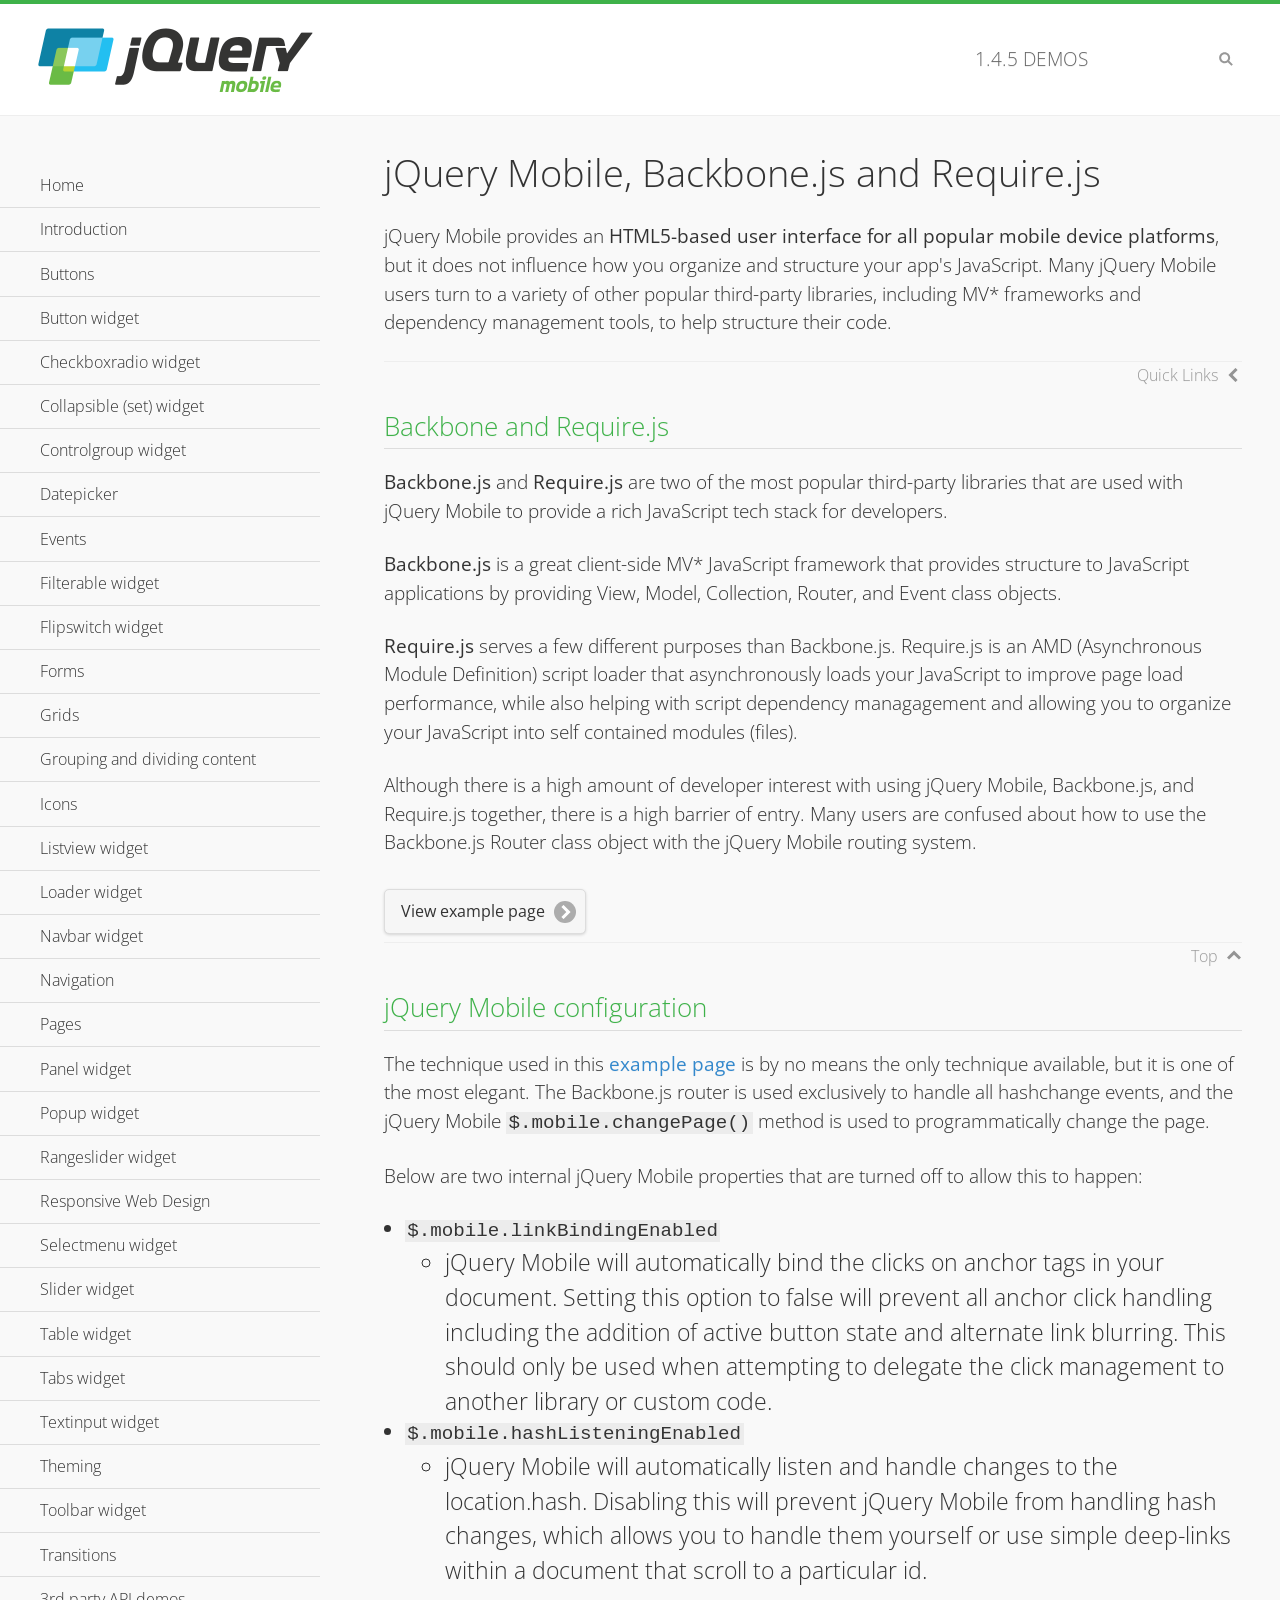
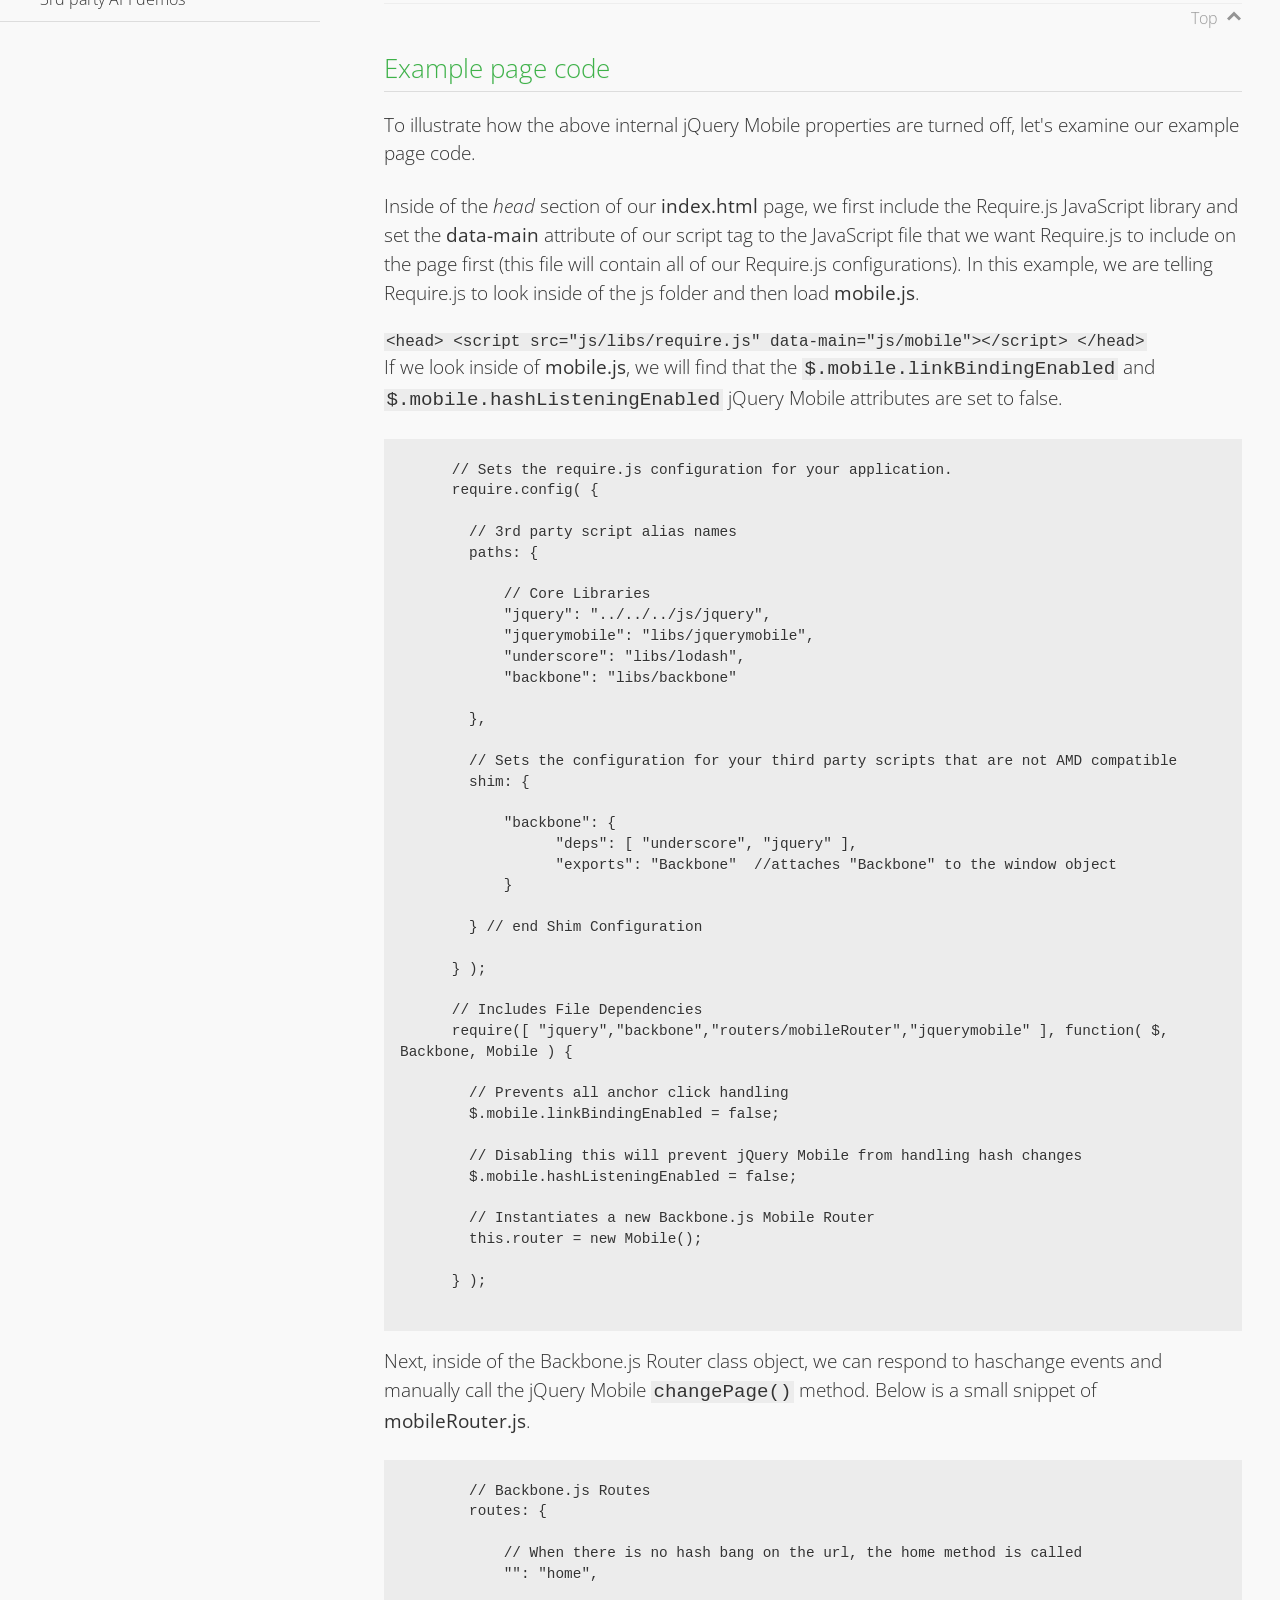
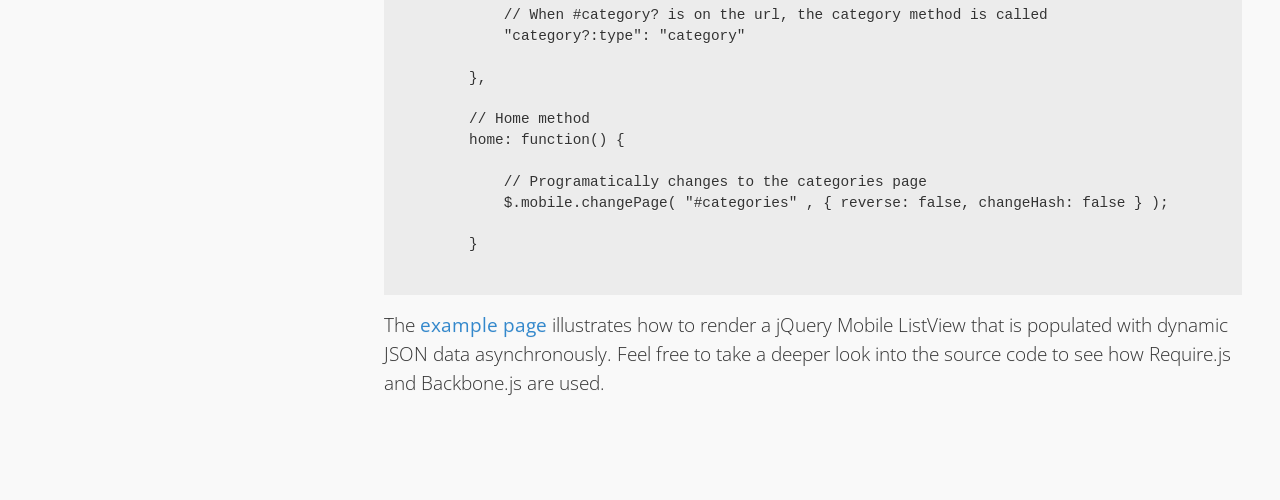
<file: mobile/demos/backbone-requirejs/index.html>
<!DOCTYPE html>
<html>
  <head>
  <meta charset="utf-8">
  <meta name="viewport" content="width=device-width, initial-scale=1">
  <title>jQuery Mobile - Backbone.js and Require.js Apps</title>
	<link rel="shortcut icon" href="../favicon.ico">
    <link rel="stylesheet" href="http://fonts.googleapis.com/css?family=Open+Sans:300,400,700">
	<link rel="stylesheet" href="../css/themes/default/jquery.mobile-1.4.5.min.css">
	<link rel="stylesheet" href="../_assets/css/jqm-demos.css">
	<script src="../js/jquery.js"></script>
	<script src="../_assets/js/index.js"></script>
	<script src="../js/jquery.mobile-1.4.5.min.js"></script>

</head>
<body>
<div data-role="page" class="jqm-demos" data-quicklinks="true">

    <div data-role="header" class="jqm-header">
		<h2><a href="../" title="jQuery Mobile Demos home"><img src="../_assets/img/jquery-logo.png" alt="jQuery Mobile"></a></h2>
		<p><span class="jqm-version"></span> Demos</p>
        <a href="#" class="jqm-navmenu-link ui-btn ui-btn-icon-notext ui-corner-all ui-icon-bars ui-nodisc-icon ui-alt-icon ui-btn-left">Menu</a>
        <a href="#" class="jqm-search-link ui-btn ui-btn-icon-notext ui-corner-all ui-icon-search ui-nodisc-icon ui-alt-icon ui-btn-right">Search</a>
    </div><!-- /header -->

	<div role="main" class="ui-content jqm-content">

      <h1>jQuery Mobile, Backbone.js and Require.js</h1>
      <p>jQuery Mobile provides an <strong>HTML5-based user interface for all popular mobile device platforms</strong>, but it does not influence how you organize and structure your app's JavaScript.  Many jQuery Mobile users turn to a variety of other popular third-party libraries, including MV* frameworks and dependency management tools, to help structure their code.
      </p>

	  <h2>Backbone and Require.js</h2>
      <p><strong>Backbone.js</strong> and <strong>Require.js</strong> are two of the most popular third-party libraries that are used with jQuery Mobile to provide a rich JavaScript tech stack for developers.
      </p>
      <p><strong>Backbone.js</strong> is a great client-side MV* JavaScript framework that provides structure to JavaScript applications by providing View, Model, Collection, Router, and Event class objects.
      </p>
      <p><strong>Require.js</strong> serves a few different purposes than Backbone.js. Require.js is an AMD (Asynchronous Module Definition) script loader that asynchronously loads your JavaScript to improve page load performance, while also helping with script dependency managagement and allowing you to organize your JavaScript into self contained modules (files).
      </p>
      <p>Although there is a high amount of developer interest with using jQuery Mobile, Backbone.js, and Require.js together, there is a high barrier of entry.  Many users are confused about how to use the Backbone.js Router class object with the jQuery Mobile routing system.</p>

	   <a href="backbone-require.html" rel="external" class="ui-btn ui-btn-inline ui-corner-all ui-shadow ui-btn-icon-right ui-icon-carat-r">View example page</a>

      <h2>jQuery Mobile configuration</h2>

      <p>The technique used in this <a href="backbone-require.html" rel="external">example page</a> is by no means the only technique available, but it is one of the most elegant.  The Backbone.js router is used exclusively to handle all hashchange events, and the jQuery Mobile <code>$.mobile.changePage()</code> method is used to programmatically change the page.</p>

      <p>Below are two internal jQuery Mobile properties that are turned off to allow this to happen:</p>

      <ul>
        <li><code>$.mobile.linkBindingEnabled</code>
          <ul>
            <li>jQuery Mobile will automatically bind the clicks on anchor tags in your document. Setting this option to false will prevent all anchor click handling including the addition of active button state and alternate link blurring. This should only be used when attempting to delegate the click management to another library or custom code.</li>
            </ul>
        </li>
        <li><code>$.mobile.hashListeningEnabled</code>
          <ul>
            <li>jQuery Mobile will automatically listen and handle changes to the location.hash. Disabling this will prevent jQuery Mobile from handling hash changes, which allows you to handle them yourself or use simple deep-links within a document that scroll to a particular id.</li>
            </ul>
        </li>
      </ul>

	  <h2>Example page code</h2>
      <p>To illustrate how the above internal jQuery Mobile properties are turned off, let's examine our example page code.</p>

      <p>Inside of the <em>head</em> section of our <strong>index.html</strong> page, we first include the Require.js JavaScript library and set the <strong>data-main</strong> attribute of our script tag to the JavaScript file that we want Require.js to include on the page first (this file will contain all of our Require.js configurations).  In this example, we are telling Require.js to look inside of the js folder and then load <strong>mobile.js</strong>.
      </p>

      <code>
        &lt;head&gt;
          &lt;script src=&quot;js/libs/require.js&quot; data-main=&quot;js/mobile&quot;&gt;&lt;/script&gt;
        &lt;/head&gt;
      </code>
      <p>If we look inside of <strong>mobile.js</strong>, we will find that the <code>$.mobile.linkBindingEnabled</code> and <code>$.mobile.hashListeningEnabled</code> jQuery Mobile attributes are set to false.
      </p>
      <pre>
      <code>
      // Sets the require.js configuration for your application.
      require.config( {

        // 3rd party script alias names
        paths: {

            // Core Libraries
            "jquery": "../../../js/jquery",
            "jquerymobile": "libs/jquerymobile",
            "underscore": "libs/lodash",
            "backbone": "libs/backbone"

        },

        // Sets the configuration for your third party scripts that are not AMD compatible
        shim: {

            "backbone": {
                  "deps": [ "underscore", "jquery" ],
                  "exports": "Backbone"  //attaches "Backbone" to the window object
            }

        } // end Shim Configuration

      } );

      // Includes File Dependencies
      require([ "jquery","backbone","routers/mobileRouter","jquerymobile" ], function( $, Backbone, Mobile ) {

        // Prevents all anchor click handling
        $.mobile.linkBindingEnabled = false;

        // Disabling this will prevent jQuery Mobile from handling hash changes
        $.mobile.hashListeningEnabled = false;

        // Instantiates a new Backbone.js Mobile Router
        this.router = new Mobile();

      } );
</code>
</pre>
<p>Next, inside of the Backbone.js Router class object, we can respond to haschange events and manually call the jQuery Mobile <code>changePage()</code> method.  Below is a small snippet of <strong>mobileRouter.js</strong>.</p>
<pre>
<code>
        // Backbone.js Routes
        routes: {

            // When there is no hash bang on the url, the home method is called
            "": "home",

            // When #category? is on the url, the category method is called
            "category?:type": "category"

        },

        // Home method
        home: function() {

            // Programatically changes to the categories page
            $.mobile.changePage( "#categories" , { reverse: false, changeHash: false } );

        }
</code>
</pre>

		<p>The <a href="backbone-require.html" rel="external">example page</a> illustrates how to render a jQuery Mobile ListView that is populated with dynamic JSON data asynchronously. Feel free to take a deeper look into the source code to see how Require.js and Backbone.js are used.</p>

    </div><!-- /content -->
	    <div data-role="panel" class="jqm-navmenu-panel" data-position="left" data-display="overlay" data-theme="a">
	    	<ul class="jqm-list ui-alt-icon ui-nodisc-icon">
<li data-filtertext="demos homepage" data-icon="home"><a href=".././">Home</a></li>
<li data-filtertext="introduction overview getting started"><a href="../intro/" data-ajax="false">Introduction</a></li>
<li data-filtertext="buttons button markup buttonmarkup method anchor link button element"><a href="../button-markup/" data-ajax="false">Buttons</a></li>
<li data-filtertext="form button widget input button submit reset"><a href="../button/" data-ajax="false">Button widget</a></li>
<li data-role="collapsible" data-enhanced="true" data-collapsed-icon="carat-d" data-expanded-icon="carat-u" data-iconpos="right" data-inset="false" class="ui-collapsible ui-collapsible-themed-content ui-collapsible-collapsed">
	<h3 class="ui-collapsible-heading ui-collapsible-heading-collapsed">
		<a href="#" class="ui-collapsible-heading-toggle ui-btn ui-btn-icon-right ui-btn-inherit ui-icon-carat-d">
		    Checkboxradio widget<span class="ui-collapsible-heading-status"> click to expand contents</span>
		</a>
	</h3>
	<div class="ui-collapsible-content ui-body-inherit ui-collapsible-content-collapsed" aria-hidden="true">
		<ul>
			<li data-filtertext="form checkboxradio widget checkbox input checkboxes controlgroups"><a href="../checkboxradio-checkbox/" data-ajax="false">Checkboxes</a></li>
			<li data-filtertext="form checkboxradio widget radio input radio buttons controlgroups"><a href="../checkboxradio-radio/" data-ajax="false">Radio buttons</a></li>
		</ul>
	</div>
</li>
<li data-role="collapsible" data-enhanced="true" data-collapsed-icon="carat-d" data-expanded-icon="carat-u" data-iconpos="right" data-inset="false" class="ui-collapsible ui-collapsible-themed-content ui-collapsible-collapsed">
	<h3 class="ui-collapsible-heading ui-collapsible-heading-collapsed">
		<a href="#" class="ui-collapsible-heading-toggle ui-btn ui-btn-icon-right ui-btn-inherit ui-icon-carat-d">
			Collapsible (set) widget<span class="ui-collapsible-heading-status"> click to expand contents</span>
		</a>
	</h3>
	<div class="ui-collapsible-content ui-body-inherit ui-collapsible-content-collapsed" aria-hidden="true">
		<ul>
			<li data-filtertext="collapsibles content formatting"><a href="../collapsible/" data-ajax="false">Collapsible</a></li>
			<li data-filtertext="dynamic collapsible set accordion append expand"><a href="../collapsible-dynamic/" data-ajax="false">Dynamic collapsibles</a></li>
			<li data-filtertext="accordions collapsible set widget content formatting grouped collapsibles"><a href="../collapsibleset/" data-ajax="false">Collapsible set</a></li>
		</ul>
	</div>
</li>
<li data-role="collapsible" data-enhanced="true" data-collapsed-icon="carat-d" data-expanded-icon="carat-u" data-iconpos="right" data-inset="false" class="ui-collapsible ui-collapsible-themed-content ui-collapsible-collapsed">
	<h3 class="ui-collapsible-heading ui-collapsible-heading-collapsed">
		<a href="#" class="ui-collapsible-heading-toggle ui-btn ui-btn-icon-right ui-btn-inherit ui-icon-carat-d">
			Controlgroup widget<span class="ui-collapsible-heading-status"> click to expand contents</span>
		</a>
	</h3>
	<div class="ui-collapsible-content ui-body-inherit ui-collapsible-content-collapsed" aria-hidden="true">
		<ul>
			<li data-filtertext="controlgroups selectmenu checkboxradio input grouped buttons horizontal vertical"><a href="../controlgroup/" data-ajax="false">Controlgroup</a></li>
			<li data-filtertext="dynamic controlgroup dynamically add buttons"><a href="../controlgroup-dynamic/" data-ajax="false">Dynamic controlgroups</a></li>
		</ul>
	</div>
</li>
<li data-filtertext="form datepicker widget date input"><a href="../datepicker/" data-ajax="false">Datepicker</a></li>
<li data-role="collapsible" data-enhanced="true" data-collapsed-icon="carat-d" data-expanded-icon="carat-u" data-iconpos="right" data-inset="false" class="ui-collapsible ui-collapsible-themed-content ui-collapsible-collapsed">
	<h3 class="ui-collapsible-heading ui-collapsible-heading-collapsed">
		<a href="#" class="ui-collapsible-heading-toggle ui-btn ui-btn-icon-right ui-btn-inherit ui-icon-carat-d">
			Events<span class="ui-collapsible-heading-status"> click to expand contents</span>
		</a>
	</h3>
	<div class="ui-collapsible-content ui-body-inherit ui-collapsible-content-collapsed" aria-hidden="true">
		<ul>
			<li data-filtertext="swipe to delete list items listviews swipe events"><a href="../swipe-list/" data-ajax="false">Swipe list items</a></li>
			<li data-filtertext="swipe to navigate swipe page navigation swipe events"><a href="../swipe-page/" data-ajax="false">Swipe page navigation</a></li>
		</ul>
	</div>
</li>
<li data-filtertext="filterable filter elements sorting searching listview table"><a href="../filterable/" data-ajax="false">Filterable widget</a></li>
<li data-filtertext="form flipswitch widget flip toggle switch binary select checkbox input"><a href="../flipswitch/" data-ajax="false">Flipswitch widget</a></li>
<li data-role="collapsible" data-enhanced="true" data-collapsed-icon="carat-d" data-expanded-icon="carat-u" data-iconpos="right" data-inset="false" class="ui-collapsible ui-collapsible-themed-content ui-collapsible-collapsed">
	<h3 class="ui-collapsible-heading ui-collapsible-heading-collapsed">
		<a href="#" class="ui-collapsible-heading-toggle ui-btn ui-btn-icon-right ui-btn-inherit ui-icon-carat-d">
			Forms<span class="ui-collapsible-heading-status"> click to expand contents</span>
		</a>
	</h3>
	<div class="ui-collapsible-content ui-body-inherit ui-collapsible-content-collapsed" aria-hidden="true">
		<ul>
			<li data-filtertext="forms text checkbox radio range button submit reset inputs selects textarea slider flipswitch label form elements"><a href="../forms/" data-ajax="false">Forms</a></li>
			<li data-filtertext="form hide labels hidden accessible ui-hidden-accessible forms"><a href="../forms-label-hidden-accessible/" data-ajax="false">Hide labels</a></li>
			<li data-filtertext="form field containers fieldcontain ui-field-contain forms"><a href="../forms-field-contain/" data-ajax="false">Field containers</a></li>
			<li data-filtertext="forms disabled form elements"><a href="../forms-disabled/" data-ajax="false">Forms disabled</a></li>
			<li data-filtertext="forms gallery examples overview forms text checkbox radio range button submit reset inputs selects textarea slider flipswitch label form elements"><a href="../forms-gallery/" data-ajax="false">Forms gallery</a></li>
		</ul>
	</div>
</li>
<li data-role="collapsible" data-enhanced="true" data-collapsed-icon="carat-d" data-expanded-icon="carat-u" data-iconpos="right" data-inset="false" class="ui-collapsible ui-collapsible-themed-content ui-collapsible-collapsed">
	<h3 class="ui-collapsible-heading ui-collapsible-heading-collapsed">
		<a href="#" class="ui-collapsible-heading-toggle ui-btn ui-btn-icon-right ui-btn-inherit ui-icon-carat-d">
			Grids<span class="ui-collapsible-heading-status"> click to expand contents</span>
		</a>
	</h3>
	<div class="ui-collapsible-content ui-body-inherit ui-collapsible-content-collapsed" aria-hidden="true">
		<ul>
			<li data-filtertext="grids columns blocks content formatting rwd responsive css framework"><a href="../grids/" data-ajax="false">Grids</a></li>
			<li data-filtertext="buttons in grids css framework"><a href="../grids-buttons/" data-ajax="false">Buttons in grids</a></li>
			<li data-filtertext="custom responsive grids rwd css framework"><a href="../grids-custom-responsive/" data-ajax="false">Custom responsive grids</a></li>
		</ul>
	</div>
</li>
<li data-filtertext="blocks content formatting sections heading"><a href="../body-bar-classes/" data-ajax="false">Grouping and dividing content</a></li>
<li data-role="collapsible" data-enhanced="true" data-collapsed-icon="carat-d" data-expanded-icon="carat-u" data-iconpos="right" data-inset="false" class="ui-collapsible ui-collapsible-themed-content ui-collapsible-collapsed">
	<h3 class="ui-collapsible-heading ui-collapsible-heading-collapsed">
		<a href="#" class="ui-collapsible-heading-toggle ui-btn ui-btn-icon-right ui-btn-inherit ui-icon-carat-d">
			Icons<span class="ui-collapsible-heading-status"> click to expand contents</span>
		</a>
	</h3>
	<div class="ui-collapsible-content ui-body-inherit ui-collapsible-content-collapsed" aria-hidden="true">
		<ul>
			<li data-filtertext="button icons svg disc alt custom icon position"><a href="../icons/" data-ajax="false">Icons</a></li>
			<li data-filtertext=""><a href="../icons-grunticon/" data-ajax="false">Grunticon loader</a></li>
		</ul>
	</div>
</li>
<li data-role="collapsible" data-enhanced="true" data-collapsed-icon="carat-d" data-expanded-icon="carat-u" data-iconpos="right" data-inset="false" class="ui-collapsible ui-collapsible-themed-content ui-collapsible-collapsed">
	<h3 class="ui-collapsible-heading ui-collapsible-heading-collapsed">
		<a href="#" class="ui-collapsible-heading-toggle ui-btn ui-btn-icon-right ui-btn-inherit ui-icon-carat-d">
			Listview widget<span class="ui-collapsible-heading-status"> click to expand contents</span>
		</a>
	</h3>
	<div class="ui-collapsible-content ui-body-inherit ui-collapsible-content-collapsed" aria-hidden="true">
		<ul>
			<li data-filtertext="listview widget thumbnails icons nested split button collapsible ul ol"><a href="../listview/" data-ajax="false">Listview</a></li>
			<li data-filtertext="autocomplete filterable reveal listview filtertextbeforefilter placeholder"><a href="../listview-autocomplete/" data-ajax="false">Listview autocomplete</a></li>
			<li data-filtertext="autocomplete filterable reveal listview remote data filtertextbeforefilter placeholder"><a href="../listview-autocomplete-remote/" data-ajax="false">Listview autocomplete remote data</a></li>
			<li data-filtertext="autodividers anchor jump scroll linkbars listview lists ul ol"><a href="../listview-autodividers-linkbar/" data-ajax="false">Listview autodividers linkbar</a></li>
			<li data-filtertext="listview autodividers selector autodividersselector lists ul ol"><a href="../listview-autodividers-selector/" data-ajax="false">Listview autodividers selector</a></li>
			<li data-filtertext="listview nested list items"><a href="../listview-nested-lists/" data-ajax="false">Nested Listviews</a></li>
			<li data-filtertext="listview collapsible list items flat"><a href="../listview-collapsible-item-flat/" data-ajax="false">Listview collapsible list items (flat)</a></li>
			<li data-filtertext="listview collapsible list indented"><a href="../listview-collapsible-item-indented/" data-ajax="false">Listview collapsible list items (indented)</a></li>
			<li data-filtertext="grid listview responsive grids responsive listviews lists ul"><a href="../listview-grid/" data-ajax="false">Listview responsive grid</a></li>
		</ul>
	</div>
</li>
<li data-filtertext="loader widget page loading navigation overlay spinner"><a href="../loader/" data-ajax="false">Loader widget</a></li>
<li data-filtertext="navbar widget navmenu toolbars header footer"><a href="../navbar/" data-ajax="false">Navbar widget</a></li>
<li data-role="collapsible" data-enhanced="true" data-collapsed-icon="carat-d" data-expanded-icon="carat-u" data-iconpos="right" data-inset="false" class="ui-collapsible ui-collapsible-themed-content ui-collapsible-collapsed">
	<h3 class="ui-collapsible-heading ui-collapsible-heading-collapsed">
		<a href="#" class="ui-collapsible-heading-toggle ui-btn ui-btn-icon-right ui-btn-inherit ui-icon-carat-d">
			Navigation<span class="ui-collapsible-heading-status"> click to expand contents</span>
		</a>
	</h3>
	<div class="ui-collapsible-content ui-body-inherit ui-collapsible-content-collapsed" aria-hidden="true">
		<ul>
			<li data-filtertext="ajax navigation navigate widget history event method"><a href="../navigation/" data-ajax="false">Navigation</a></li>
			<li data-filtertext="linking pages page links navigation ajax prefetch cache"><a href="../navigation-linking-pages/" data-ajax="false">Linking pages</a></li>
			<!-- <li data-filtertext="php redirect server redirection server-side navigation"><a href="../navigation-php-redirect/" data-ajax="false">PHP redirect demo</a></li>-->
			<li data-filtertext="navigation redirection hash query"><a href="../navigation-hash-processing/" data-ajax="false">Hash processing demo</a></li>
			<li data-filtertext="navigation redirection hash query"><a href="../page-events/" data-ajax="false">Page Navigation Events</a></li>
		</ul>
	</div>
</li>
<li data-role="collapsible" data-enhanced="true" data-collapsed-icon="carat-d" data-expanded-icon="carat-u" data-iconpos="right" data-inset="false" class="ui-collapsible ui-collapsible-themed-content ui-collapsible-collapsed">
	<h3 class="ui-collapsible-heading ui-collapsible-heading-collapsed">
		<a href="#" class="ui-collapsible-heading-toggle ui-btn ui-btn-icon-right ui-btn-inherit ui-icon-carat-d">
			Pages<span class="ui-collapsible-heading-status"> click to expand contents</span>
		</a>
	</h3>
	<div class="ui-collapsible-content ui-body-inherit ui-collapsible-content-collapsed" aria-hidden="true">
		<ul>
			<li data-filtertext="pages page widget ajax navigation"><a href="../pages/" data-ajax="false">Pages</a></li>
			<li data-filtertext="single page"><a href="../pages-single-page/" data-ajax="false">Single page</a></li>
			<li data-filtertext="multipage multi-page page"><a href="../pages-multi-page/" data-ajax="false">Multi-page template</a></li>
			<li data-filtertext="dialog page widget modal popup"><a href="../pages-dialog/" data-ajax="false">Dialog page</a></li>
		</ul>
	</div>
</li>
<li data-role="collapsible" data-enhanced="true" data-collapsed-icon="carat-d" data-expanded-icon="carat-u" data-iconpos="right" data-inset="false" class="ui-collapsible ui-collapsible-themed-content ui-collapsible-collapsed">
	<h3 class="ui-collapsible-heading ui-collapsible-heading-collapsed">
		<a href="#" class="ui-collapsible-heading-toggle ui-btn ui-btn-icon-right ui-btn-inherit ui-icon-carat-d">
			Panel widget<span class="ui-collapsible-heading-status"> click to expand contents</span>
		</a>
	</h3>
	<div class="ui-collapsible-content ui-body-inherit ui-collapsible-content-collapsed" aria-hidden="true">
		<ul>
			<li data-filtertext="panel widget sliding panels reveal push overlay responsive"><a href="../panel/" data-ajax="false">Panel</a></li>
			<li data-filtertext=""><a href="../panel-external/" data-ajax="false">External panels</a></li>
			<li data-filtertext="panel "><a href="../panel-fixed/" data-ajax="false">Fixed panels</a></li>
			<li data-filtertext="panel slide panels sliding panels shadow rwd responsive breakpoint"><a href="../panel-responsive/" data-ajax="false">Panels responsive</a></li>
			<li data-filtertext="panel custom style custom panel width reveal shadow listview panel styling page background wrapper"><a href="../panel-styling/" data-ajax="false">Custom panel style</a></li>
			<li data-filtertext="panel open on swipe"><a href="../panel-swipe-open/" data-ajax="false">Panel open on swipe</a></li>
			<li data-filtertext="panels outside page internal external toolbars"><a href="../panel-external-internal/" data-ajax="false">Panel external and internal</a></li>
		</ul>
	</div>
</li>
<li data-role="collapsible" data-enhanced="true" data-collapsed-icon="carat-d" data-expanded-icon="carat-u" data-iconpos="right" data-inset="false" class="ui-collapsible ui-collapsible-themed-content ui-collapsible-collapsed">
	<h3 class="ui-collapsible-heading ui-collapsible-heading-collapsed">
		<a href="#" class="ui-collapsible-heading-toggle ui-btn ui-btn-icon-right ui-btn-inherit ui-icon-carat-d">
			Popup widget<span class="ui-collapsible-heading-status"> click to expand contents</span>
		</a>
	</h3>
	<div class="ui-collapsible-content ui-body-inherit ui-collapsible-content-collapsed" aria-hidden="true">
		<ul>
			<li data-filtertext="popup widget popups dialog modal transition tooltip lightbox form overlay screen flip pop fade transition"><a href="../popup/" data-ajax="false">Popup</a></li>
			<li data-filtertext="popup alignment position"><a href="../popup-alignment/" data-ajax="false">Popup alignment</a></li>
			<li data-filtertext="popup arrow size popups popover"><a href="../popup-arrow-size/" data-ajax="false">Popup arrow size</a></li>
			<li data-filtertext="dynamic popups popup images lightbox"><a href="../popup-dynamic/" data-ajax="false">Dynamic popups</a></li>
			<li data-filtertext="popups with iframes scaling"><a href="../popup-iframe/" data-ajax="false">Popups with iframes</a></li>
			<li data-filtertext="popup image scaling"><a href="../popup-image-scaling/" data-ajax="false">Popup image scaling</a></li>
			<li data-filtertext="external popup outside multi-page"><a href="../popup-outside-multipage/" data-ajax="false">Popup outside multi-page</a></li>
		</ul>
	</div>
</li>
<li data-filtertext="form rangeslider widget dual sliders dual handle sliders range input"><a href="../rangeslider/" data-ajax="false">Rangeslider widget</a></li>
<li data-filtertext="responsive web design rwd adaptive progressive enhancement PE accessible mobile breakpoints media query media queries"><a href="../rwd/" data-ajax="false">Responsive Web Design</a></li>
<li data-role="collapsible" data-enhanced="true" data-collapsed-icon="carat-d" data-expanded-icon="carat-u" data-iconpos="right" data-inset="false" class="ui-collapsible ui-collapsible-themed-content ui-collapsible-collapsed">
	<h3 class="ui-collapsible-heading ui-collapsible-heading-collapsed">
		<a href="#" class="ui-collapsible-heading-toggle ui-btn ui-btn-icon-right ui-btn-inherit ui-icon-carat-d">
			Selectmenu widget<span class="ui-collapsible-heading-status"> click to expand contents</span>
		</a>
	</h3>
	<div class="ui-collapsible-content ui-body-inherit ui-collapsible-content-collapsed" aria-hidden="true">
		<ul>
			<li data-filtertext="form selectmenu widget select input custom select menu selects"><a href="../selectmenu/" data-ajax="false">Selectmenu</a></li>
			<li data-filtertext="form custom select menu selectmenu widget custom menu option optgroup multiple selects"><a href="../selectmenu-custom/" data-ajax="false">Custom select menu</a></li>
			<li data-filtertext="filterable select filter popup dialog"><a href="../selectmenu-custom-filter/" data-ajax="false">Custom select menu with filter</a></li>
		</ul>
	</div>
</li>
<li data-role="collapsible" data-enhanced="true" data-collapsed-icon="carat-d" data-expanded-icon="carat-u" data-iconpos="right" data-inset="false" class="ui-collapsible ui-collapsible-themed-content ui-collapsible-collapsed">
	<h3 class="ui-collapsible-heading ui-collapsible-heading-collapsed">
		<a href="#" class="ui-collapsible-heading-toggle ui-btn ui-btn-icon-right ui-btn-inherit ui-icon-carat-d">
			Slider widget<span class="ui-collapsible-heading-status"> click to expand contents</span>
		</a>
	</h3>
	<div class="ui-collapsible-content ui-body-inherit ui-collapsible-content-collapsed" aria-hidden="true">
		<ul>
			<li data-filtertext="form slider widget range input single sliders"><a href="../slider/" data-ajax="false">Slider</a></li>
			<li data-filtertext="form slider widget flipswitch slider binary select flip toggle switch"><a href="../slider-flipswitch/" data-ajax="false">Slider flip toggle switch</a></li>
			<li data-filtertext="form slider tooltip handle value input range sliders"><a href="../slider-tooltip/" data-ajax="false">Slider tooltip</a></li>
		</ul>
	</div>
</li>
<li data-role="collapsible" data-enhanced="true" data-collapsed-icon="carat-d" data-expanded-icon="carat-u" data-iconpos="right" data-inset="false" class="ui-collapsible ui-collapsible-themed-content ui-collapsible-collapsed">
	<h3 class="ui-collapsible-heading ui-collapsible-heading-collapsed">
		<a href="#" class="ui-collapsible-heading-toggle ui-btn ui-btn-icon-right ui-btn-inherit ui-icon-carat-d">
			Table widget<span class="ui-collapsible-heading-status"> click to expand contents</span>
		</a>
	</h3>
	<div class="ui-collapsible-content ui-body-inherit ui-collapsible-content-collapsed" aria-hidden="true">
		<ul>
			<li data-filtertext="table widget reflow column toggle th td responsive tables rwd hide show tabular"><a href="../table-column-toggle/" data-ajax="false">Table Column Toggle</a></li>
			<li data-filtertext="table column toggle phone comparison demo"><a href="../table-column-toggle-example/" data-ajax="false">Table Column Toggle demo</a></li>
			<li data-filtertext="responsive tables table column toggle heading groups rwd breakpoint"><a href="../table-column-toggle-heading-groups/" data-ajax="false">Table Column Toggle heading groups</a></li>
			<li data-filtertext="responsive tables table column toggle hide rwd breakpoint customization options"><a href="../table-column-toggle-options/" data-ajax="false">Table Column Toggle options</a></li>
			<li data-filtertext="table reflow th td responsive rwd columns tabular"><a href="../table-reflow/" data-ajax="false">Table Reflow</a></li>
			<li data-filtertext="responsive tables table reflow heading groups rwd breakpoint"><a href="../table-reflow-heading-groups/" data-ajax="false">Table Reflow heading groups</a></li>
			<li data-filtertext="responsive tables table reflow stripes strokes table style"><a href="../table-reflow-stripes-strokes/" data-ajax="false">Table Reflow stripes and strokes</a></li>
			<li data-filtertext="responsive tables table reflow stack custom styles"><a href="../table-reflow-styling/" data-ajax="false">Table Reflow custom styles</a></li>
		</ul>
	</div>
</li>
<li data-filtertext="ui tabs widget"><a href="../tabs/" data-ajax="false">Tabs widget</a></li>
<li data-filtertext="form textinput widget text input textarea number date time tel email file color password"><a href="../textinput/" data-ajax="false">Textinput widget</a></li>
<li data-role="collapsible" data-enhanced="true" data-collapsed-icon="carat-d" data-expanded-icon="carat-u" data-iconpos="right" data-inset="false" class="ui-collapsible ui-collapsible-themed-content ui-collapsible-collapsed">
	<h3 class="ui-collapsible-heading ui-collapsible-heading-collapsed">
		<a href="#" class="ui-collapsible-heading-toggle ui-btn ui-btn-icon-right ui-btn-inherit ui-icon-carat-d">
			Theming<span class="ui-collapsible-heading-status"> click to expand contents</span>
		</a>
	</h3>
	<div class="ui-collapsible-content ui-body-inherit ui-collapsible-content-collapsed" aria-hidden="true">
		<ul>
			<li data-filtertext="default theme swatches theming style css"><a href="../theme-default/" data-ajax="false">Default theme</a></li>
			<li data-filtertext="classic theme old theme swatches theming style css"><a href="../theme-classic/" data-ajax="false">Classic theme</a></li>
		</ul>
	</div>
</li>
<li data-role="collapsible" data-enhanced="true" data-collapsed-icon="carat-d" data-expanded-icon="carat-u" data-iconpos="right" data-inset="false" class="ui-collapsible ui-collapsible-themed-content ui-collapsible-collapsed">
	<h3 class="ui-collapsible-heading ui-collapsible-heading-collapsed">
		<a href="#" class="ui-collapsible-heading-toggle ui-btn ui-btn-icon-right ui-btn-inherit ui-icon-carat-d">
			Toolbar widget<span class="ui-collapsible-heading-status"> click to expand contents</span>
		</a>
	</h3>
	<div class="ui-collapsible-content ui-body-inherit ui-collapsible-content-collapsed" aria-hidden="true">
		<ul>
			<li data-filtertext="toolbar widget header footer toolbars fixed fullscreen external sections"><a href="../toolbar/" data-ajax="false">Toolbar</a></li>
			<li data-filtertext="dynamic toolbars dynamically add toolbar header footer"><a href="../toolbar-dynamic/" data-ajax="false">Dynamic toolbars</a></li>
			<li data-filtertext="external toolbars header footer"><a href="../toolbar-external/" data-ajax="false">External toolbars</a></li>
			<li data-filtertext="fixed toolbars header footer"><a href="../toolbar-fixed/" data-ajax="false">Fixed toolbars</a></li>
			<li data-filtertext="fixed fullscreen toolbars header footer"><a href="../toolbar-fixed-fullscreen/" data-ajax="false">Fullscreen toolbars</a></li>
			<li data-filtertext="external fixed toolbars header footer"><a href="../toolbar-fixed-external/" data-ajax="false">Fixed external toolbars</a></li>
			<li data-filtertext="external persistent toolbars header footer navbar navmenu"><a href="../toolbar-fixed-persistent/" data-ajax="false">Persistent toolbars</a></li>
			<li data-filtertext="external ajax optimized toolbars persistent toolbars header footer navbar"><a href="../toolbar-fixed-persistent-optimized/" data-ajax="false">Ajax optimized toolbars</a></li>
			<li data-filtertext="form in toolbars header footer"><a href="../toolbar-fixed-forms/" data-ajax="false">Form in toolbar</a></li>
		</ul>
	</div>
</li>
<li data-filtertext="page transitions animated pages popup navigation flip slide fade pop"><a href="../transitions/" data-ajax="false">Transitions</a></li>
<li data-role="collapsible" data-enhanced="true" data-collapsed-icon="carat-d" data-expanded-icon="carat-u" data-iconpos="right" data-inset="false" class="ui-collapsible ui-collapsible-themed-content ui-collapsible-collapsed">
	<h3 class="ui-collapsible-heading ui-collapsible-heading-collapsed">
		<a href="#" class="ui-collapsible-heading-toggle ui-btn ui-btn-icon-right ui-btn-inherit ui-icon-carat-d">
			3rd party API demos<span class="ui-collapsible-heading-status"> click to expand contents</span>
		</a>
	</h3>
	<div class="ui-collapsible-content ui-body-inherit ui-collapsible-content-collapsed" aria-hidden="true">
		<ul>
			<li data-filtertext="backbone requirejs navigation router"><a href="../backbone-requirejs/" data-ajax="false">Backbone RequireJS</a></li>
			<li data-filtertext="google maps geolocation demo"><a href="../map-geolocation/" data-ajax="false">Google Maps geolocation</a></li>
			<li data-filtertext="google maps hybrid"><a href="../map-list-toggle/" data-ajax="false">Google Maps list toggle</a></li>
		</ul>
	</div>
</li>



		     </ul>
		</div><!-- /panel -->


    <div data-role="footer" data-position="fixed" data-tap-toggle="false" class="jqm-footer">
        <p>jQuery Mobile Demos version <span class="jqm-version"></span></p>
        <p>Copyright 2014 The jQuery Foundation</p>
    </div><!-- /footer -->
	<!-- TODO: This should become an external panel so we can add input to markup (unique ID) -->
    <div data-role="panel" class="jqm-search-panel" data-position="right" data-display="overlay" data-theme="a">
		<div class="jqm-search">
			<ul class="jqm-list" data-filter-placeholder="Search demos..." data-filter-reveal="true">
<li data-filtertext="demos homepage" data-icon="home"><a href=".././">Home</a></li>
<li data-filtertext="introduction overview getting started"><a href="../intro/" data-ajax="false">Introduction</a></li>
<li data-filtertext="buttons button markup buttonmarkup method anchor link button element"><a href="../button-markup/" data-ajax="false">Buttons</a></li>
<li data-filtertext="form button widget input button submit reset"><a href="../button/" data-ajax="false">Button widget</a></li>
<li data-role="collapsible" data-enhanced="true" data-collapsed-icon="carat-d" data-expanded-icon="carat-u" data-iconpos="right" data-inset="false" class="ui-collapsible ui-collapsible-themed-content ui-collapsible-collapsed">
	<h3 class="ui-collapsible-heading ui-collapsible-heading-collapsed">
		<a href="#" class="ui-collapsible-heading-toggle ui-btn ui-btn-icon-right ui-btn-inherit ui-icon-carat-d">
		    Checkboxradio widget<span class="ui-collapsible-heading-status"> click to expand contents</span>
		</a>
	</h3>
	<div class="ui-collapsible-content ui-body-inherit ui-collapsible-content-collapsed" aria-hidden="true">
		<ul>
			<li data-filtertext="form checkboxradio widget checkbox input checkboxes controlgroups"><a href="../checkboxradio-checkbox/" data-ajax="false">Checkboxes</a></li>
			<li data-filtertext="form checkboxradio widget radio input radio buttons controlgroups"><a href="../checkboxradio-radio/" data-ajax="false">Radio buttons</a></li>
		</ul>
	</div>
</li>
<li data-role="collapsible" data-enhanced="true" data-collapsed-icon="carat-d" data-expanded-icon="carat-u" data-iconpos="right" data-inset="false" class="ui-collapsible ui-collapsible-themed-content ui-collapsible-collapsed">
	<h3 class="ui-collapsible-heading ui-collapsible-heading-collapsed">
		<a href="#" class="ui-collapsible-heading-toggle ui-btn ui-btn-icon-right ui-btn-inherit ui-icon-carat-d">
			Collapsible (set) widget<span class="ui-collapsible-heading-status"> click to expand contents</span>
		</a>
	</h3>
	<div class="ui-collapsible-content ui-body-inherit ui-collapsible-content-collapsed" aria-hidden="true">
		<ul>
			<li data-filtertext="collapsibles content formatting"><a href="../collapsible/" data-ajax="false">Collapsible</a></li>
			<li data-filtertext="dynamic collapsible set accordion append expand"><a href="../collapsible-dynamic/" data-ajax="false">Dynamic collapsibles</a></li>
			<li data-filtertext="accordions collapsible set widget content formatting grouped collapsibles"><a href="../collapsibleset/" data-ajax="false">Collapsible set</a></li>
		</ul>
	</div>
</li>
<li data-role="collapsible" data-enhanced="true" data-collapsed-icon="carat-d" data-expanded-icon="carat-u" data-iconpos="right" data-inset="false" class="ui-collapsible ui-collapsible-themed-content ui-collapsible-collapsed">
	<h3 class="ui-collapsible-heading ui-collapsible-heading-collapsed">
		<a href="#" class="ui-collapsible-heading-toggle ui-btn ui-btn-icon-right ui-btn-inherit ui-icon-carat-d">
			Controlgroup widget<span class="ui-collapsible-heading-status"> click to expand contents</span>
		</a>
	</h3>
	<div class="ui-collapsible-content ui-body-inherit ui-collapsible-content-collapsed" aria-hidden="true">
		<ul>
			<li data-filtertext="controlgroups selectmenu checkboxradio input grouped buttons horizontal vertical"><a href="../controlgroup/" data-ajax="false">Controlgroup</a></li>
			<li data-filtertext="dynamic controlgroup dynamically add buttons"><a href="../controlgroup-dynamic/" data-ajax="false">Dynamic controlgroups</a></li>
		</ul>
	</div>
</li>
<li data-filtertext="form datepicker widget date input"><a href="../datepicker/" data-ajax="false">Datepicker</a></li>
<li data-role="collapsible" data-enhanced="true" data-collapsed-icon="carat-d" data-expanded-icon="carat-u" data-iconpos="right" data-inset="false" class="ui-collapsible ui-collapsible-themed-content ui-collapsible-collapsed">
	<h3 class="ui-collapsible-heading ui-collapsible-heading-collapsed">
		<a href="#" class="ui-collapsible-heading-toggle ui-btn ui-btn-icon-right ui-btn-inherit ui-icon-carat-d">
			Events<span class="ui-collapsible-heading-status"> click to expand contents</span>
		</a>
	</h3>
	<div class="ui-collapsible-content ui-body-inherit ui-collapsible-content-collapsed" aria-hidden="true">
		<ul>
			<li data-filtertext="swipe to delete list items listviews swipe events"><a href="../swipe-list/" data-ajax="false">Swipe list items</a></li>
			<li data-filtertext="swipe to navigate swipe page navigation swipe events"><a href="../swipe-page/" data-ajax="false">Swipe page navigation</a></li>
		</ul>
	</div>
</li>
<li data-filtertext="filterable filter elements sorting searching listview table"><a href="../filterable/" data-ajax="false">Filterable widget</a></li>
<li data-filtertext="form flipswitch widget flip toggle switch binary select checkbox input"><a href="../flipswitch/" data-ajax="false">Flipswitch widget</a></li>
<li data-role="collapsible" data-enhanced="true" data-collapsed-icon="carat-d" data-expanded-icon="carat-u" data-iconpos="right" data-inset="false" class="ui-collapsible ui-collapsible-themed-content ui-collapsible-collapsed">
	<h3 class="ui-collapsible-heading ui-collapsible-heading-collapsed">
		<a href="#" class="ui-collapsible-heading-toggle ui-btn ui-btn-icon-right ui-btn-inherit ui-icon-carat-d">
			Forms<span class="ui-collapsible-heading-status"> click to expand contents</span>
		</a>
	</h3>
	<div class="ui-collapsible-content ui-body-inherit ui-collapsible-content-collapsed" aria-hidden="true">
		<ul>
			<li data-filtertext="forms text checkbox radio range button submit reset inputs selects textarea slider flipswitch label form elements"><a href="../forms/" data-ajax="false">Forms</a></li>
			<li data-filtertext="form hide labels hidden accessible ui-hidden-accessible forms"><a href="../forms-label-hidden-accessible/" data-ajax="false">Hide labels</a></li>
			<li data-filtertext="form field containers fieldcontain ui-field-contain forms"><a href="../forms-field-contain/" data-ajax="false">Field containers</a></li>
			<li data-filtertext="forms disabled form elements"><a href="../forms-disabled/" data-ajax="false">Forms disabled</a></li>
			<li data-filtertext="forms gallery examples overview forms text checkbox radio range button submit reset inputs selects textarea slider flipswitch label form elements"><a href="../forms-gallery/" data-ajax="false">Forms gallery</a></li>
		</ul>
	</div>
</li>
<li data-role="collapsible" data-enhanced="true" data-collapsed-icon="carat-d" data-expanded-icon="carat-u" data-iconpos="right" data-inset="false" class="ui-collapsible ui-collapsible-themed-content ui-collapsible-collapsed">
	<h3 class="ui-collapsible-heading ui-collapsible-heading-collapsed">
		<a href="#" class="ui-collapsible-heading-toggle ui-btn ui-btn-icon-right ui-btn-inherit ui-icon-carat-d">
			Grids<span class="ui-collapsible-heading-status"> click to expand contents</span>
		</a>
	</h3>
	<div class="ui-collapsible-content ui-body-inherit ui-collapsible-content-collapsed" aria-hidden="true">
		<ul>
			<li data-filtertext="grids columns blocks content formatting rwd responsive css framework"><a href="../grids/" data-ajax="false">Grids</a></li>
			<li data-filtertext="buttons in grids css framework"><a href="../grids-buttons/" data-ajax="false">Buttons in grids</a></li>
			<li data-filtertext="custom responsive grids rwd css framework"><a href="../grids-custom-responsive/" data-ajax="false">Custom responsive grids</a></li>
		</ul>
	</div>
</li>
<li data-filtertext="blocks content formatting sections heading"><a href="../body-bar-classes/" data-ajax="false">Grouping and dividing content</a></li>
<li data-role="collapsible" data-enhanced="true" data-collapsed-icon="carat-d" data-expanded-icon="carat-u" data-iconpos="right" data-inset="false" class="ui-collapsible ui-collapsible-themed-content ui-collapsible-collapsed">
	<h3 class="ui-collapsible-heading ui-collapsible-heading-collapsed">
		<a href="#" class="ui-collapsible-heading-toggle ui-btn ui-btn-icon-right ui-btn-inherit ui-icon-carat-d">
			Icons<span class="ui-collapsible-heading-status"> click to expand contents</span>
		</a>
	</h3>
	<div class="ui-collapsible-content ui-body-inherit ui-collapsible-content-collapsed" aria-hidden="true">
		<ul>
			<li data-filtertext="button icons svg disc alt custom icon position"><a href="../icons/" data-ajax="false">Icons</a></li>
			<li data-filtertext=""><a href="../icons-grunticon/" data-ajax="false">Grunticon loader</a></li>
		</ul>
	</div>
</li>
<li data-role="collapsible" data-enhanced="true" data-collapsed-icon="carat-d" data-expanded-icon="carat-u" data-iconpos="right" data-inset="false" class="ui-collapsible ui-collapsible-themed-content ui-collapsible-collapsed">
	<h3 class="ui-collapsible-heading ui-collapsible-heading-collapsed">
		<a href="#" class="ui-collapsible-heading-toggle ui-btn ui-btn-icon-right ui-btn-inherit ui-icon-carat-d">
			Listview widget<span class="ui-collapsible-heading-status"> click to expand contents</span>
		</a>
	</h3>
	<div class="ui-collapsible-content ui-body-inherit ui-collapsible-content-collapsed" aria-hidden="true">
		<ul>
			<li data-filtertext="listview widget thumbnails icons nested split button collapsible ul ol"><a href="../listview/" data-ajax="false">Listview</a></li>
			<li data-filtertext="autocomplete filterable reveal listview filtertextbeforefilter placeholder"><a href="../listview-autocomplete/" data-ajax="false">Listview autocomplete</a></li>
			<li data-filtertext="autocomplete filterable reveal listview remote data filtertextbeforefilter placeholder"><a href="../listview-autocomplete-remote/" data-ajax="false">Listview autocomplete remote data</a></li>
			<li data-filtertext="autodividers anchor jump scroll linkbars listview lists ul ol"><a href="../listview-autodividers-linkbar/" data-ajax="false">Listview autodividers linkbar</a></li>
			<li data-filtertext="listview autodividers selector autodividersselector lists ul ol"><a href="../listview-autodividers-selector/" data-ajax="false">Listview autodividers selector</a></li>
			<li data-filtertext="listview nested list items"><a href="../listview-nested-lists/" data-ajax="false">Nested Listviews</a></li>
			<li data-filtertext="listview collapsible list items flat"><a href="../listview-collapsible-item-flat/" data-ajax="false">Listview collapsible list items (flat)</a></li>
			<li data-filtertext="listview collapsible list indented"><a href="../listview-collapsible-item-indented/" data-ajax="false">Listview collapsible list items (indented)</a></li>
			<li data-filtertext="grid listview responsive grids responsive listviews lists ul"><a href="../listview-grid/" data-ajax="false">Listview responsive grid</a></li>
		</ul>
	</div>
</li>
<li data-filtertext="loader widget page loading navigation overlay spinner"><a href="../loader/" data-ajax="false">Loader widget</a></li>
<li data-filtertext="navbar widget navmenu toolbars header footer"><a href="../navbar/" data-ajax="false">Navbar widget</a></li>
<li data-role="collapsible" data-enhanced="true" data-collapsed-icon="carat-d" data-expanded-icon="carat-u" data-iconpos="right" data-inset="false" class="ui-collapsible ui-collapsible-themed-content ui-collapsible-collapsed">
	<h3 class="ui-collapsible-heading ui-collapsible-heading-collapsed">
		<a href="#" class="ui-collapsible-heading-toggle ui-btn ui-btn-icon-right ui-btn-inherit ui-icon-carat-d">
			Navigation<span class="ui-collapsible-heading-status"> click to expand contents</span>
		</a>
	</h3>
	<div class="ui-collapsible-content ui-body-inherit ui-collapsible-content-collapsed" aria-hidden="true">
		<ul>
			<li data-filtertext="ajax navigation navigate widget history event method"><a href="../navigation/" data-ajax="false">Navigation</a></li>
			<li data-filtertext="linking pages page links navigation ajax prefetch cache"><a href="../navigation-linking-pages/" data-ajax="false">Linking pages</a></li>
			<!-- <li data-filtertext="php redirect server redirection server-side navigation"><a href="../navigation-php-redirect/" data-ajax="false">PHP redirect demo</a></li>-->
			<li data-filtertext="navigation redirection hash query"><a href="../navigation-hash-processing/" data-ajax="false">Hash processing demo</a></li>
			<li data-filtertext="navigation redirection hash query"><a href="../page-events/" data-ajax="false">Page Navigation Events</a></li>
		</ul>
	</div>
</li>
<li data-role="collapsible" data-enhanced="true" data-collapsed-icon="carat-d" data-expanded-icon="carat-u" data-iconpos="right" data-inset="false" class="ui-collapsible ui-collapsible-themed-content ui-collapsible-collapsed">
	<h3 class="ui-collapsible-heading ui-collapsible-heading-collapsed">
		<a href="#" class="ui-collapsible-heading-toggle ui-btn ui-btn-icon-right ui-btn-inherit ui-icon-carat-d">
			Pages<span class="ui-collapsible-heading-status"> click to expand contents</span>
		</a>
	</h3>
	<div class="ui-collapsible-content ui-body-inherit ui-collapsible-content-collapsed" aria-hidden="true">
		<ul>
			<li data-filtertext="pages page widget ajax navigation"><a href="../pages/" data-ajax="false">Pages</a></li>
			<li data-filtertext="single page"><a href="../pages-single-page/" data-ajax="false">Single page</a></li>
			<li data-filtertext="multipage multi-page page"><a href="../pages-multi-page/" data-ajax="false">Multi-page template</a></li>
			<li data-filtertext="dialog page widget modal popup"><a href="../pages-dialog/" data-ajax="false">Dialog page</a></li>
		</ul>
	</div>
</li>
<li data-role="collapsible" data-enhanced="true" data-collapsed-icon="carat-d" data-expanded-icon="carat-u" data-iconpos="right" data-inset="false" class="ui-collapsible ui-collapsible-themed-content ui-collapsible-collapsed">
	<h3 class="ui-collapsible-heading ui-collapsible-heading-collapsed">
		<a href="#" class="ui-collapsible-heading-toggle ui-btn ui-btn-icon-right ui-btn-inherit ui-icon-carat-d">
			Panel widget<span class="ui-collapsible-heading-status"> click to expand contents</span>
		</a>
	</h3>
	<div class="ui-collapsible-content ui-body-inherit ui-collapsible-content-collapsed" aria-hidden="true">
		<ul>
			<li data-filtertext="panel widget sliding panels reveal push overlay responsive"><a href="../panel/" data-ajax="false">Panel</a></li>
			<li data-filtertext=""><a href="../panel-external/" data-ajax="false">External panels</a></li>
			<li data-filtertext="panel "><a href="../panel-fixed/" data-ajax="false">Fixed panels</a></li>
			<li data-filtertext="panel slide panels sliding panels shadow rwd responsive breakpoint"><a href="../panel-responsive/" data-ajax="false">Panels responsive</a></li>
			<li data-filtertext="panel custom style custom panel width reveal shadow listview panel styling page background wrapper"><a href="../panel-styling/" data-ajax="false">Custom panel style</a></li>
			<li data-filtertext="panel open on swipe"><a href="../panel-swipe-open/" data-ajax="false">Panel open on swipe</a></li>
			<li data-filtertext="panels outside page internal external toolbars"><a href="../panel-external-internal/" data-ajax="false">Panel external and internal</a></li>
		</ul>
	</div>
</li>
<li data-role="collapsible" data-enhanced="true" data-collapsed-icon="carat-d" data-expanded-icon="carat-u" data-iconpos="right" data-inset="false" class="ui-collapsible ui-collapsible-themed-content ui-collapsible-collapsed">
	<h3 class="ui-collapsible-heading ui-collapsible-heading-collapsed">
		<a href="#" class="ui-collapsible-heading-toggle ui-btn ui-btn-icon-right ui-btn-inherit ui-icon-carat-d">
			Popup widget<span class="ui-collapsible-heading-status"> click to expand contents</span>
		</a>
	</h3>
	<div class="ui-collapsible-content ui-body-inherit ui-collapsible-content-collapsed" aria-hidden="true">
		<ul>
			<li data-filtertext="popup widget popups dialog modal transition tooltip lightbox form overlay screen flip pop fade transition"><a href="../popup/" data-ajax="false">Popup</a></li>
			<li data-filtertext="popup alignment position"><a href="../popup-alignment/" data-ajax="false">Popup alignment</a></li>
			<li data-filtertext="popup arrow size popups popover"><a href="../popup-arrow-size/" data-ajax="false">Popup arrow size</a></li>
			<li data-filtertext="dynamic popups popup images lightbox"><a href="../popup-dynamic/" data-ajax="false">Dynamic popups</a></li>
			<li data-filtertext="popups with iframes scaling"><a href="../popup-iframe/" data-ajax="false">Popups with iframes</a></li>
			<li data-filtertext="popup image scaling"><a href="../popup-image-scaling/" data-ajax="false">Popup image scaling</a></li>
			<li data-filtertext="external popup outside multi-page"><a href="../popup-outside-multipage/" data-ajax="false">Popup outside multi-page</a></li>
		</ul>
	</div>
</li>
<li data-filtertext="form rangeslider widget dual sliders dual handle sliders range input"><a href="../rangeslider/" data-ajax="false">Rangeslider widget</a></li>
<li data-filtertext="responsive web design rwd adaptive progressive enhancement PE accessible mobile breakpoints media query media queries"><a href="../rwd/" data-ajax="false">Responsive Web Design</a></li>
<li data-role="collapsible" data-enhanced="true" data-collapsed-icon="carat-d" data-expanded-icon="carat-u" data-iconpos="right" data-inset="false" class="ui-collapsible ui-collapsible-themed-content ui-collapsible-collapsed">
	<h3 class="ui-collapsible-heading ui-collapsible-heading-collapsed">
		<a href="#" class="ui-collapsible-heading-toggle ui-btn ui-btn-icon-right ui-btn-inherit ui-icon-carat-d">
			Selectmenu widget<span class="ui-collapsible-heading-status"> click to expand contents</span>
		</a>
	</h3>
	<div class="ui-collapsible-content ui-body-inherit ui-collapsible-content-collapsed" aria-hidden="true">
		<ul>
			<li data-filtertext="form selectmenu widget select input custom select menu selects"><a href="../selectmenu/" data-ajax="false">Selectmenu</a></li>
			<li data-filtertext="form custom select menu selectmenu widget custom menu option optgroup multiple selects"><a href="../selectmenu-custom/" data-ajax="false">Custom select menu</a></li>
			<li data-filtertext="filterable select filter popup dialog"><a href="../selectmenu-custom-filter/" data-ajax="false">Custom select menu with filter</a></li>
		</ul>
	</div>
</li>
<li data-role="collapsible" data-enhanced="true" data-collapsed-icon="carat-d" data-expanded-icon="carat-u" data-iconpos="right" data-inset="false" class="ui-collapsible ui-collapsible-themed-content ui-collapsible-collapsed">
	<h3 class="ui-collapsible-heading ui-collapsible-heading-collapsed">
		<a href="#" class="ui-collapsible-heading-toggle ui-btn ui-btn-icon-right ui-btn-inherit ui-icon-carat-d">
			Slider widget<span class="ui-collapsible-heading-status"> click to expand contents</span>
		</a>
	</h3>
	<div class="ui-collapsible-content ui-body-inherit ui-collapsible-content-collapsed" aria-hidden="true">
		<ul>
			<li data-filtertext="form slider widget range input single sliders"><a href="../slider/" data-ajax="false">Slider</a></li>
			<li data-filtertext="form slider widget flipswitch slider binary select flip toggle switch"><a href="../slider-flipswitch/" data-ajax="false">Slider flip toggle switch</a></li>
			<li data-filtertext="form slider tooltip handle value input range sliders"><a href="../slider-tooltip/" data-ajax="false">Slider tooltip</a></li>
		</ul>
	</div>
</li>
<li data-role="collapsible" data-enhanced="true" data-collapsed-icon="carat-d" data-expanded-icon="carat-u" data-iconpos="right" data-inset="false" class="ui-collapsible ui-collapsible-themed-content ui-collapsible-collapsed">
	<h3 class="ui-collapsible-heading ui-collapsible-heading-collapsed">
		<a href="#" class="ui-collapsible-heading-toggle ui-btn ui-btn-icon-right ui-btn-inherit ui-icon-carat-d">
			Table widget<span class="ui-collapsible-heading-status"> click to expand contents</span>
		</a>
	</h3>
	<div class="ui-collapsible-content ui-body-inherit ui-collapsible-content-collapsed" aria-hidden="true">
		<ul>
			<li data-filtertext="table widget reflow column toggle th td responsive tables rwd hide show tabular"><a href="../table-column-toggle/" data-ajax="false">Table Column Toggle</a></li>
			<li data-filtertext="table column toggle phone comparison demo"><a href="../table-column-toggle-example/" data-ajax="false">Table Column Toggle demo</a></li>
			<li data-filtertext="responsive tables table column toggle heading groups rwd breakpoint"><a href="../table-column-toggle-heading-groups/" data-ajax="false">Table Column Toggle heading groups</a></li>
			<li data-filtertext="responsive tables table column toggle hide rwd breakpoint customization options"><a href="../table-column-toggle-options/" data-ajax="false">Table Column Toggle options</a></li>
			<li data-filtertext="table reflow th td responsive rwd columns tabular"><a href="../table-reflow/" data-ajax="false">Table Reflow</a></li>
			<li data-filtertext="responsive tables table reflow heading groups rwd breakpoint"><a href="../table-reflow-heading-groups/" data-ajax="false">Table Reflow heading groups</a></li>
			<li data-filtertext="responsive tables table reflow stripes strokes table style"><a href="../table-reflow-stripes-strokes/" data-ajax="false">Table Reflow stripes and strokes</a></li>
			<li data-filtertext="responsive tables table reflow stack custom styles"><a href="../table-reflow-styling/" data-ajax="false">Table Reflow custom styles</a></li>
		</ul>
	</div>
</li>
<li data-filtertext="ui tabs widget"><a href="../tabs/" data-ajax="false">Tabs widget</a></li>
<li data-filtertext="form textinput widget text input textarea number date time tel email file color password"><a href="../textinput/" data-ajax="false">Textinput widget</a></li>
<li data-role="collapsible" data-enhanced="true" data-collapsed-icon="carat-d" data-expanded-icon="carat-u" data-iconpos="right" data-inset="false" class="ui-collapsible ui-collapsible-themed-content ui-collapsible-collapsed">
	<h3 class="ui-collapsible-heading ui-collapsible-heading-collapsed">
		<a href="#" class="ui-collapsible-heading-toggle ui-btn ui-btn-icon-right ui-btn-inherit ui-icon-carat-d">
			Theming<span class="ui-collapsible-heading-status"> click to expand contents</span>
		</a>
	</h3>
	<div class="ui-collapsible-content ui-body-inherit ui-collapsible-content-collapsed" aria-hidden="true">
		<ul>
			<li data-filtertext="default theme swatches theming style css"><a href="../theme-default/" data-ajax="false">Default theme</a></li>
			<li data-filtertext="classic theme old theme swatches theming style css"><a href="../theme-classic/" data-ajax="false">Classic theme</a></li>
		</ul>
	</div>
</li>
<li data-role="collapsible" data-enhanced="true" data-collapsed-icon="carat-d" data-expanded-icon="carat-u" data-iconpos="right" data-inset="false" class="ui-collapsible ui-collapsible-themed-content ui-collapsible-collapsed">
	<h3 class="ui-collapsible-heading ui-collapsible-heading-collapsed">
		<a href="#" class="ui-collapsible-heading-toggle ui-btn ui-btn-icon-right ui-btn-inherit ui-icon-carat-d">
			Toolbar widget<span class="ui-collapsible-heading-status"> click to expand contents</span>
		</a>
	</h3>
	<div class="ui-collapsible-content ui-body-inherit ui-collapsible-content-collapsed" aria-hidden="true">
		<ul>
			<li data-filtertext="toolbar widget header footer toolbars fixed fullscreen external sections"><a href="../toolbar/" data-ajax="false">Toolbar</a></li>
			<li data-filtertext="dynamic toolbars dynamically add toolbar header footer"><a href="../toolbar-dynamic/" data-ajax="false">Dynamic toolbars</a></li>
			<li data-filtertext="external toolbars header footer"><a href="../toolbar-external/" data-ajax="false">External toolbars</a></li>
			<li data-filtertext="fixed toolbars header footer"><a href="../toolbar-fixed/" data-ajax="false">Fixed toolbars</a></li>
			<li data-filtertext="fixed fullscreen toolbars header footer"><a href="../toolbar-fixed-fullscreen/" data-ajax="false">Fullscreen toolbars</a></li>
			<li data-filtertext="external fixed toolbars header footer"><a href="../toolbar-fixed-external/" data-ajax="false">Fixed external toolbars</a></li>
			<li data-filtertext="external persistent toolbars header footer navbar navmenu"><a href="../toolbar-fixed-persistent/" data-ajax="false">Persistent toolbars</a></li>
			<li data-filtertext="external ajax optimized toolbars persistent toolbars header footer navbar"><a href="../toolbar-fixed-persistent-optimized/" data-ajax="false">Ajax optimized toolbars</a></li>
			<li data-filtertext="form in toolbars header footer"><a href="../toolbar-fixed-forms/" data-ajax="false">Form in toolbar</a></li>
		</ul>
	</div>
</li>
<li data-filtertext="page transitions animated pages popup navigation flip slide fade pop"><a href="../transitions/" data-ajax="false">Transitions</a></li>
<li data-role="collapsible" data-enhanced="true" data-collapsed-icon="carat-d" data-expanded-icon="carat-u" data-iconpos="right" data-inset="false" class="ui-collapsible ui-collapsible-themed-content ui-collapsible-collapsed">
	<h3 class="ui-collapsible-heading ui-collapsible-heading-collapsed">
		<a href="#" class="ui-collapsible-heading-toggle ui-btn ui-btn-icon-right ui-btn-inherit ui-icon-carat-d">
			3rd party API demos<span class="ui-collapsible-heading-status"> click to expand contents</span>
		</a>
	</h3>
	<div class="ui-collapsible-content ui-body-inherit ui-collapsible-content-collapsed" aria-hidden="true">
		<ul>
			<li data-filtertext="backbone requirejs navigation router"><a href="../backbone-requirejs/" data-ajax="false">Backbone RequireJS</a></li>
			<li data-filtertext="google maps geolocation demo"><a href="../map-geolocation/" data-ajax="false">Google Maps geolocation</a></li>
			<li data-filtertext="google maps hybrid"><a href="../map-list-toggle/" data-ajax="false">Google Maps list toggle</a></li>
		</ul>
	</div>
</li>



			</ul>
		</div>
	</div><!-- /panel -->


</div><!-- /page -->

</body>
</html>
</file>
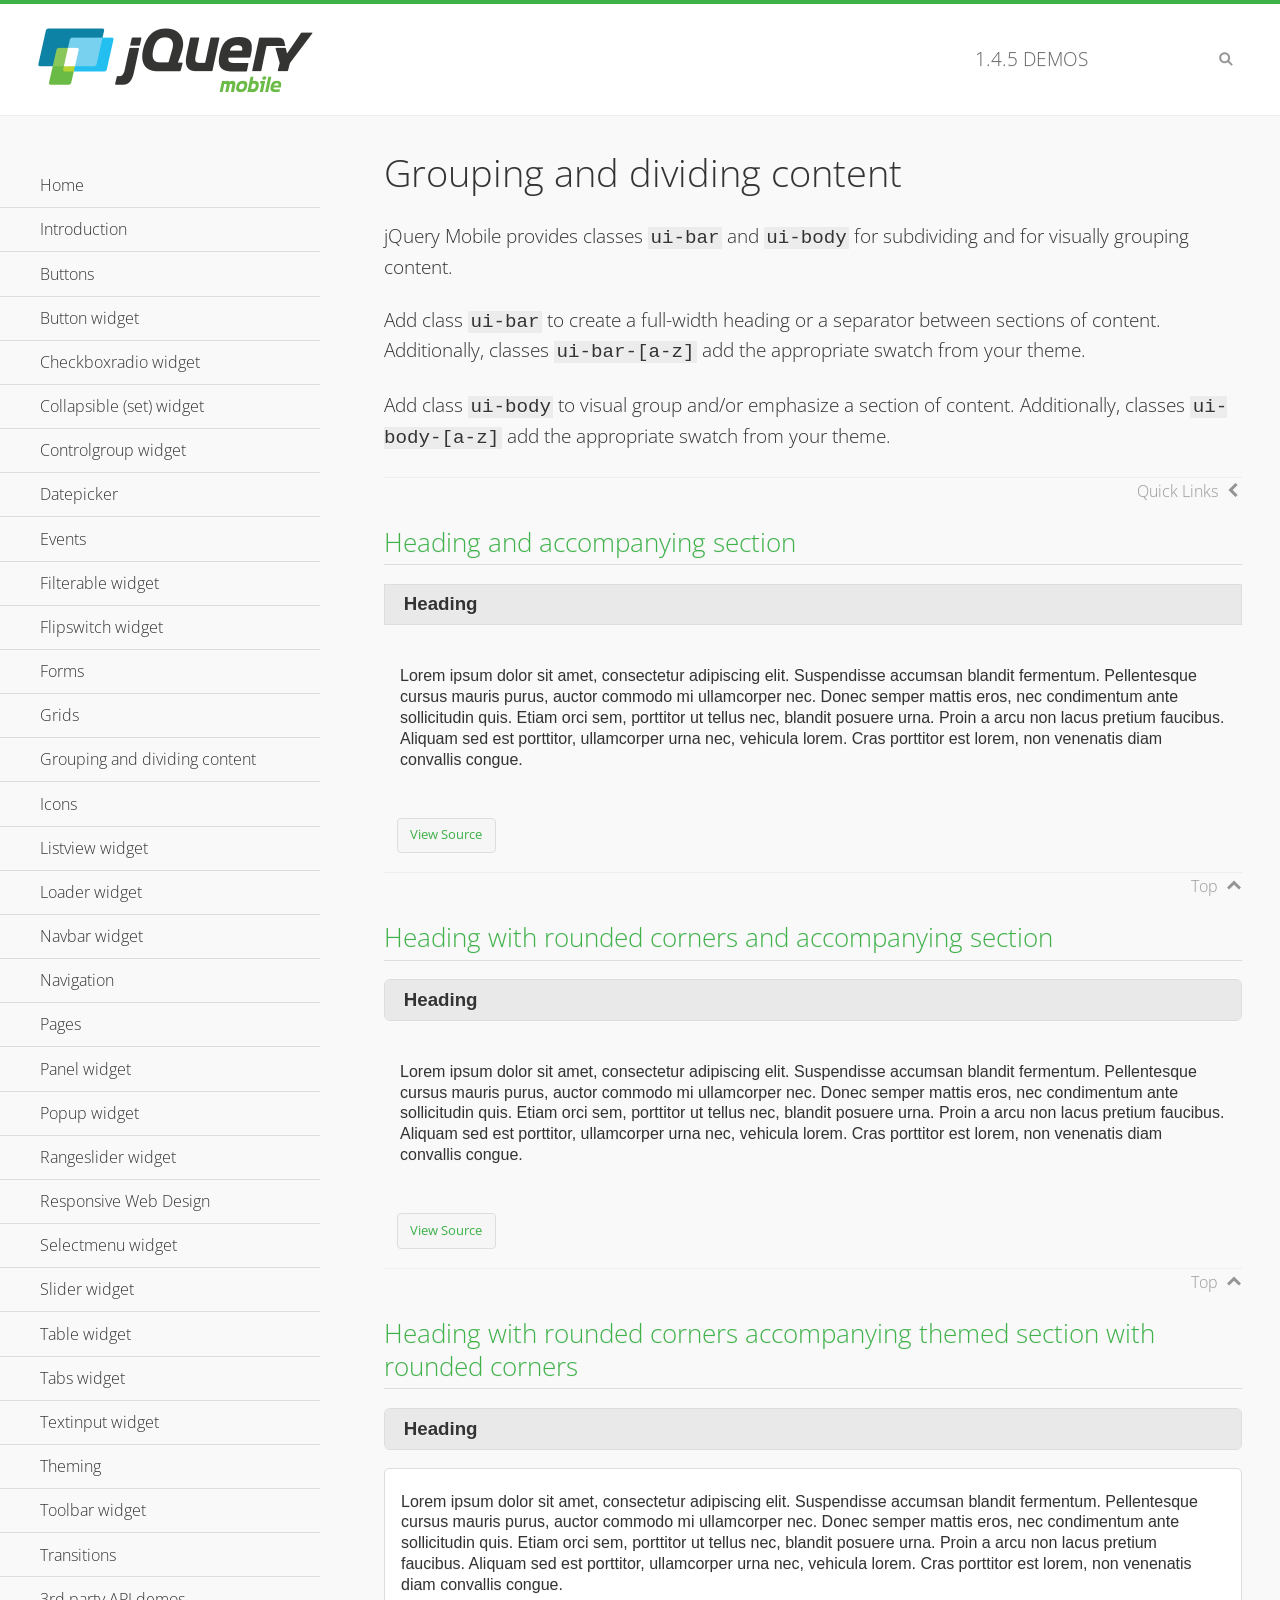
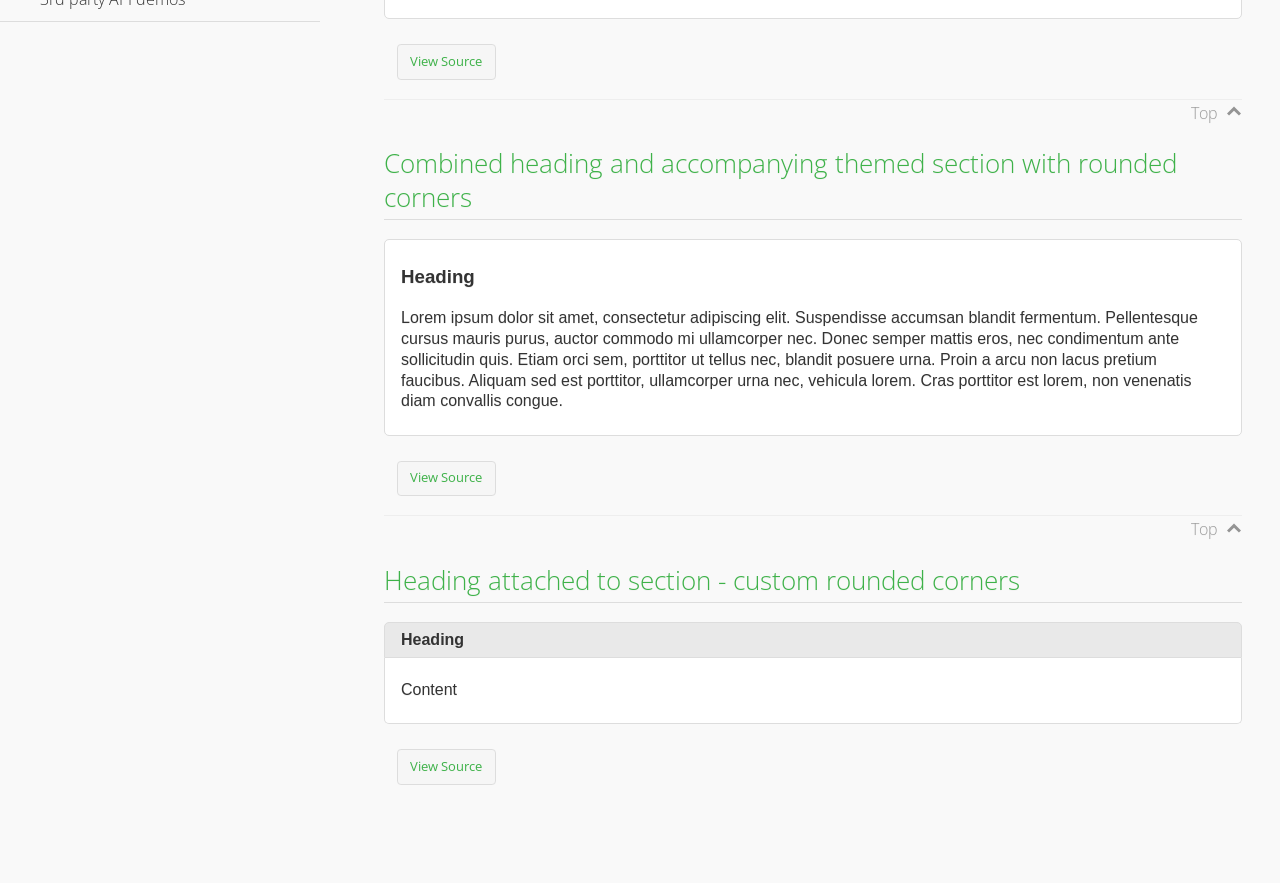
<file: mobile/demos/body-bar-classes/index.html>
<!DOCTYPE html>
<html>
	<head>
	<meta charset="utf-8">
	<meta name="viewport" content="width=device-width, initial-scale=1">
	<title>Grouping and dividing content - jQuery Mobile Demos</title>
	<link rel="shortcut icon" href="../favicon.ico">
	<link rel="stylesheet" href="http://fonts.googleapis.com/css?family=Open+Sans:300,400,700">
	<link rel="stylesheet" href="../css/themes/default/jquery.mobile-1.4.5.min.css">
	<link rel="stylesheet" href="../_assets/css/jqm-demos.css">
	<script src="../js/jquery.js"></script>
	<script src="../_assets/js/index.js"></script>
	<script src="../js/jquery.mobile-1.4.5.min.js"></script>
  <style id="combined-heading-and-section">
    .custom-corners .ui-bar {
      -webkit-border-top-left-radius: inherit;
      border-top-left-radius: inherit;
      -webkit-border-top-right-radius: inherit;
      border-top-right-radius: inherit;
    }
    .custom-corners .ui-body {
      border-top-width: 0;
      -webkit-border-bottom-left-radius: inherit;
      border-bottom-left-radius: inherit;
      -webkit-border-bottom-right-radius: inherit;
      border-bottom-right-radius: inherit;
    }
  </style>
</head>
<body>
<div data-role="page" class="jqm-demos" data-quicklinks="true">

	<div data-role="header" class="jqm-header">
		<h2><a href="../" title="jQuery Mobile Demos home"><img src="../_assets/img/jquery-logo.png" alt="jQuery Mobile"></a></h2>
		<p><span class="jqm-version"></span> Demos</p>
		<a href="#" class="jqm-navmenu-link ui-btn ui-btn-icon-notext ui-corner-all ui-icon-bars ui-nodisc-icon ui-alt-icon ui-btn-left">Menu</a>
		<a href="#" class="jqm-search-link ui-btn ui-btn-icon-notext ui-corner-all ui-icon-search ui-nodisc-icon ui-alt-icon ui-btn-right">Search</a>
	</div><!-- /header -->

	<div role="main" class="ui-content jqm-content">

		<h1>Grouping and dividing content</h1>

		<p>jQuery Mobile provides classes <code>ui-bar</code> and <code>ui-body</code> for subdividing and for visually grouping content.</p>
		<p>Add class <code>ui-bar</code> to create a full-width heading or a separator between sections of content. Additionally, classes <code>ui-bar-[a-z]</code> add the appropriate swatch from your theme.</p>
		<p>Add class <code>ui-body</code> to visual group and/or emphasize a section of content. Additionally, classes <code>ui-body-[a-z]</code> add the appropriate swatch from your theme.</p>

		<h2>Heading and accompanying section</h2>

		<div data-demo-html="true">
      <h3 class="ui-bar ui-bar-a">Heading</h3>
			<div class="ui-body">
				<p>Lorem ipsum dolor sit amet, consectetur adipiscing elit. Suspendisse accumsan blandit fermentum. Pellentesque cursus mauris purus, auctor commodo mi ullamcorper nec. Donec semper mattis eros, nec condimentum ante sollicitudin quis. Etiam orci sem, porttitor ut tellus nec, blandit posuere urna. Proin a arcu non lacus pretium faucibus. Aliquam sed est porttitor, ullamcorper urna nec, vehicula lorem. Cras porttitor est lorem, non venenatis diam convallis congue.</p>
			</div>
		</div>

		<h2>Heading with rounded corners and accompanying section</h2>

		<div data-demo-html="true">
      <h3 class="ui-bar ui-bar-a ui-corner-all">Heading</h3>
			<div class="ui-body">
				<p>Lorem ipsum dolor sit amet, consectetur adipiscing elit. Suspendisse accumsan blandit fermentum. Pellentesque cursus mauris purus, auctor commodo mi ullamcorper nec. Donec semper mattis eros, nec condimentum ante sollicitudin quis. Etiam orci sem, porttitor ut tellus nec, blandit posuere urna. Proin a arcu non lacus pretium faucibus. Aliquam sed est porttitor, ullamcorper urna nec, vehicula lorem. Cras porttitor est lorem, non venenatis diam convallis congue.</p>
			</div>
		</div>

		<h2>Heading with rounded corners accompanying themed section with rounded corners</h2>

		<div data-demo-html="true">
      <h3 class="ui-bar ui-bar-a ui-corner-all">Heading</h3>
			<div class="ui-body ui-body-a ui-corner-all">
				<p>Lorem ipsum dolor sit amet, consectetur adipiscing elit. Suspendisse accumsan blandit fermentum. Pellentesque cursus mauris purus, auctor commodo mi ullamcorper nec. Donec semper mattis eros, nec condimentum ante sollicitudin quis. Etiam orci sem, porttitor ut tellus nec, blandit posuere urna. Proin a arcu non lacus pretium faucibus. Aliquam sed est porttitor, ullamcorper urna nec, vehicula lorem. Cras porttitor est lorem, non venenatis diam convallis congue.</p>
			</div>
		</div>

		<h2>Combined heading and accompanying themed section with rounded corners</h2>

		<div data-demo-html="true">
			<div class="ui-body ui-body-a ui-corner-all">
	      <h3>Heading</h3>
				<p>Lorem ipsum dolor sit amet, consectetur adipiscing elit. Suspendisse accumsan blandit fermentum. Pellentesque cursus mauris purus, auctor commodo mi ullamcorper nec. Donec semper mattis eros, nec condimentum ante sollicitudin quis. Etiam orci sem, porttitor ut tellus nec, blandit posuere urna. Proin a arcu non lacus pretium faucibus. Aliquam sed est porttitor, ullamcorper urna nec, vehicula lorem. Cras porttitor est lorem, non venenatis diam convallis congue.</p>
			</div>
		</div>

		<h2>Heading attached to section - custom rounded corners</h2>

		<div data-demo-html="true" data-demo-css="#combined-heading-and-section">
      <div class="ui-corner-all custom-corners">
        <div class="ui-bar ui-bar-a">
          <h3>Heading</h3>
        </div>
        <div class="ui-body ui-body-a">
          <p>Content</p>
        </div>
      </div>
		</div>

	</div><!-- /content -->
	    <div data-role="panel" class="jqm-navmenu-panel" data-position="left" data-display="overlay" data-theme="a">
	    	<ul class="jqm-list ui-alt-icon ui-nodisc-icon">
<li data-filtertext="demos homepage" data-icon="home"><a href=".././">Home</a></li>
<li data-filtertext="introduction overview getting started"><a href="../intro/" data-ajax="false">Introduction</a></li>
<li data-filtertext="buttons button markup buttonmarkup method anchor link button element"><a href="../button-markup/" data-ajax="false">Buttons</a></li>
<li data-filtertext="form button widget input button submit reset"><a href="../button/" data-ajax="false">Button widget</a></li>
<li data-role="collapsible" data-enhanced="true" data-collapsed-icon="carat-d" data-expanded-icon="carat-u" data-iconpos="right" data-inset="false" class="ui-collapsible ui-collapsible-themed-content ui-collapsible-collapsed">
	<h3 class="ui-collapsible-heading ui-collapsible-heading-collapsed">
		<a href="#" class="ui-collapsible-heading-toggle ui-btn ui-btn-icon-right ui-btn-inherit ui-icon-carat-d">
		    Checkboxradio widget<span class="ui-collapsible-heading-status"> click to expand contents</span>
		</a>
	</h3>
	<div class="ui-collapsible-content ui-body-inherit ui-collapsible-content-collapsed" aria-hidden="true">
		<ul>
			<li data-filtertext="form checkboxradio widget checkbox input checkboxes controlgroups"><a href="../checkboxradio-checkbox/" data-ajax="false">Checkboxes</a></li>
			<li data-filtertext="form checkboxradio widget radio input radio buttons controlgroups"><a href="../checkboxradio-radio/" data-ajax="false">Radio buttons</a></li>
		</ul>
	</div>
</li>
<li data-role="collapsible" data-enhanced="true" data-collapsed-icon="carat-d" data-expanded-icon="carat-u" data-iconpos="right" data-inset="false" class="ui-collapsible ui-collapsible-themed-content ui-collapsible-collapsed">
	<h3 class="ui-collapsible-heading ui-collapsible-heading-collapsed">
		<a href="#" class="ui-collapsible-heading-toggle ui-btn ui-btn-icon-right ui-btn-inherit ui-icon-carat-d">
			Collapsible (set) widget<span class="ui-collapsible-heading-status"> click to expand contents</span>
		</a>
	</h3>
	<div class="ui-collapsible-content ui-body-inherit ui-collapsible-content-collapsed" aria-hidden="true">
		<ul>
			<li data-filtertext="collapsibles content formatting"><a href="../collapsible/" data-ajax="false">Collapsible</a></li>
			<li data-filtertext="dynamic collapsible set accordion append expand"><a href="../collapsible-dynamic/" data-ajax="false">Dynamic collapsibles</a></li>
			<li data-filtertext="accordions collapsible set widget content formatting grouped collapsibles"><a href="../collapsibleset/" data-ajax="false">Collapsible set</a></li>
		</ul>
	</div>
</li>
<li data-role="collapsible" data-enhanced="true" data-collapsed-icon="carat-d" data-expanded-icon="carat-u" data-iconpos="right" data-inset="false" class="ui-collapsible ui-collapsible-themed-content ui-collapsible-collapsed">
	<h3 class="ui-collapsible-heading ui-collapsible-heading-collapsed">
		<a href="#" class="ui-collapsible-heading-toggle ui-btn ui-btn-icon-right ui-btn-inherit ui-icon-carat-d">
			Controlgroup widget<span class="ui-collapsible-heading-status"> click to expand contents</span>
		</a>
	</h3>
	<div class="ui-collapsible-content ui-body-inherit ui-collapsible-content-collapsed" aria-hidden="true">
		<ul>
			<li data-filtertext="controlgroups selectmenu checkboxradio input grouped buttons horizontal vertical"><a href="../controlgroup/" data-ajax="false">Controlgroup</a></li>
			<li data-filtertext="dynamic controlgroup dynamically add buttons"><a href="../controlgroup-dynamic/" data-ajax="false">Dynamic controlgroups</a></li>
		</ul>
	</div>
</li>
<li data-filtertext="form datepicker widget date input"><a href="../datepicker/" data-ajax="false">Datepicker</a></li>
<li data-role="collapsible" data-enhanced="true" data-collapsed-icon="carat-d" data-expanded-icon="carat-u" data-iconpos="right" data-inset="false" class="ui-collapsible ui-collapsible-themed-content ui-collapsible-collapsed">
	<h3 class="ui-collapsible-heading ui-collapsible-heading-collapsed">
		<a href="#" class="ui-collapsible-heading-toggle ui-btn ui-btn-icon-right ui-btn-inherit ui-icon-carat-d">
			Events<span class="ui-collapsible-heading-status"> click to expand contents</span>
		</a>
	</h3>
	<div class="ui-collapsible-content ui-body-inherit ui-collapsible-content-collapsed" aria-hidden="true">
		<ul>
			<li data-filtertext="swipe to delete list items listviews swipe events"><a href="../swipe-list/" data-ajax="false">Swipe list items</a></li>
			<li data-filtertext="swipe to navigate swipe page navigation swipe events"><a href="../swipe-page/" data-ajax="false">Swipe page navigation</a></li>
		</ul>
	</div>
</li>
<li data-filtertext="filterable filter elements sorting searching listview table"><a href="../filterable/" data-ajax="false">Filterable widget</a></li>
<li data-filtertext="form flipswitch widget flip toggle switch binary select checkbox input"><a href="../flipswitch/" data-ajax="false">Flipswitch widget</a></li>
<li data-role="collapsible" data-enhanced="true" data-collapsed-icon="carat-d" data-expanded-icon="carat-u" data-iconpos="right" data-inset="false" class="ui-collapsible ui-collapsible-themed-content ui-collapsible-collapsed">
	<h3 class="ui-collapsible-heading ui-collapsible-heading-collapsed">
		<a href="#" class="ui-collapsible-heading-toggle ui-btn ui-btn-icon-right ui-btn-inherit ui-icon-carat-d">
			Forms<span class="ui-collapsible-heading-status"> click to expand contents</span>
		</a>
	</h3>
	<div class="ui-collapsible-content ui-body-inherit ui-collapsible-content-collapsed" aria-hidden="true">
		<ul>
			<li data-filtertext="forms text checkbox radio range button submit reset inputs selects textarea slider flipswitch label form elements"><a href="../forms/" data-ajax="false">Forms</a></li>
			<li data-filtertext="form hide labels hidden accessible ui-hidden-accessible forms"><a href="../forms-label-hidden-accessible/" data-ajax="false">Hide labels</a></li>
			<li data-filtertext="form field containers fieldcontain ui-field-contain forms"><a href="../forms-field-contain/" data-ajax="false">Field containers</a></li>
			<li data-filtertext="forms disabled form elements"><a href="../forms-disabled/" data-ajax="false">Forms disabled</a></li>
			<li data-filtertext="forms gallery examples overview forms text checkbox radio range button submit reset inputs selects textarea slider flipswitch label form elements"><a href="../forms-gallery/" data-ajax="false">Forms gallery</a></li>
		</ul>
	</div>
</li>
<li data-role="collapsible" data-enhanced="true" data-collapsed-icon="carat-d" data-expanded-icon="carat-u" data-iconpos="right" data-inset="false" class="ui-collapsible ui-collapsible-themed-content ui-collapsible-collapsed">
	<h3 class="ui-collapsible-heading ui-collapsible-heading-collapsed">
		<a href="#" class="ui-collapsible-heading-toggle ui-btn ui-btn-icon-right ui-btn-inherit ui-icon-carat-d">
			Grids<span class="ui-collapsible-heading-status"> click to expand contents</span>
		</a>
	</h3>
	<div class="ui-collapsible-content ui-body-inherit ui-collapsible-content-collapsed" aria-hidden="true">
		<ul>
			<li data-filtertext="grids columns blocks content formatting rwd responsive css framework"><a href="../grids/" data-ajax="false">Grids</a></li>
			<li data-filtertext="buttons in grids css framework"><a href="../grids-buttons/" data-ajax="false">Buttons in grids</a></li>
			<li data-filtertext="custom responsive grids rwd css framework"><a href="../grids-custom-responsive/" data-ajax="false">Custom responsive grids</a></li>
		</ul>
	</div>
</li>
<li data-filtertext="blocks content formatting sections heading"><a href="../body-bar-classes/" data-ajax="false">Grouping and dividing content</a></li>
<li data-role="collapsible" data-enhanced="true" data-collapsed-icon="carat-d" data-expanded-icon="carat-u" data-iconpos="right" data-inset="false" class="ui-collapsible ui-collapsible-themed-content ui-collapsible-collapsed">
	<h3 class="ui-collapsible-heading ui-collapsible-heading-collapsed">
		<a href="#" class="ui-collapsible-heading-toggle ui-btn ui-btn-icon-right ui-btn-inherit ui-icon-carat-d">
			Icons<span class="ui-collapsible-heading-status"> click to expand contents</span>
		</a>
	</h3>
	<div class="ui-collapsible-content ui-body-inherit ui-collapsible-content-collapsed" aria-hidden="true">
		<ul>
			<li data-filtertext="button icons svg disc alt custom icon position"><a href="../icons/" data-ajax="false">Icons</a></li>
			<li data-filtertext=""><a href="../icons-grunticon/" data-ajax="false">Grunticon loader</a></li>
		</ul>
	</div>
</li>
<li data-role="collapsible" data-enhanced="true" data-collapsed-icon="carat-d" data-expanded-icon="carat-u" data-iconpos="right" data-inset="false" class="ui-collapsible ui-collapsible-themed-content ui-collapsible-collapsed">
	<h3 class="ui-collapsible-heading ui-collapsible-heading-collapsed">
		<a href="#" class="ui-collapsible-heading-toggle ui-btn ui-btn-icon-right ui-btn-inherit ui-icon-carat-d">
			Listview widget<span class="ui-collapsible-heading-status"> click to expand contents</span>
		</a>
	</h3>
	<div class="ui-collapsible-content ui-body-inherit ui-collapsible-content-collapsed" aria-hidden="true">
		<ul>
			<li data-filtertext="listview widget thumbnails icons nested split button collapsible ul ol"><a href="../listview/" data-ajax="false">Listview</a></li>
			<li data-filtertext="autocomplete filterable reveal listview filtertextbeforefilter placeholder"><a href="../listview-autocomplete/" data-ajax="false">Listview autocomplete</a></li>
			<li data-filtertext="autocomplete filterable reveal listview remote data filtertextbeforefilter placeholder"><a href="../listview-autocomplete-remote/" data-ajax="false">Listview autocomplete remote data</a></li>
			<li data-filtertext="autodividers anchor jump scroll linkbars listview lists ul ol"><a href="../listview-autodividers-linkbar/" data-ajax="false">Listview autodividers linkbar</a></li>
			<li data-filtertext="listview autodividers selector autodividersselector lists ul ol"><a href="../listview-autodividers-selector/" data-ajax="false">Listview autodividers selector</a></li>
			<li data-filtertext="listview nested list items"><a href="../listview-nested-lists/" data-ajax="false">Nested Listviews</a></li>
			<li data-filtertext="listview collapsible list items flat"><a href="../listview-collapsible-item-flat/" data-ajax="false">Listview collapsible list items (flat)</a></li>
			<li data-filtertext="listview collapsible list indented"><a href="../listview-collapsible-item-indented/" data-ajax="false">Listview collapsible list items (indented)</a></li>
			<li data-filtertext="grid listview responsive grids responsive listviews lists ul"><a href="../listview-grid/" data-ajax="false">Listview responsive grid</a></li>
		</ul>
	</div>
</li>
<li data-filtertext="loader widget page loading navigation overlay spinner"><a href="../loader/" data-ajax="false">Loader widget</a></li>
<li data-filtertext="navbar widget navmenu toolbars header footer"><a href="../navbar/" data-ajax="false">Navbar widget</a></li>
<li data-role="collapsible" data-enhanced="true" data-collapsed-icon="carat-d" data-expanded-icon="carat-u" data-iconpos="right" data-inset="false" class="ui-collapsible ui-collapsible-themed-content ui-collapsible-collapsed">
	<h3 class="ui-collapsible-heading ui-collapsible-heading-collapsed">
		<a href="#" class="ui-collapsible-heading-toggle ui-btn ui-btn-icon-right ui-btn-inherit ui-icon-carat-d">
			Navigation<span class="ui-collapsible-heading-status"> click to expand contents</span>
		</a>
	</h3>
	<div class="ui-collapsible-content ui-body-inherit ui-collapsible-content-collapsed" aria-hidden="true">
		<ul>
			<li data-filtertext="ajax navigation navigate widget history event method"><a href="../navigation/" data-ajax="false">Navigation</a></li>
			<li data-filtertext="linking pages page links navigation ajax prefetch cache"><a href="../navigation-linking-pages/" data-ajax="false">Linking pages</a></li>
			<!-- <li data-filtertext="php redirect server redirection server-side navigation"><a href="../navigation-php-redirect/" data-ajax="false">PHP redirect demo</a></li>-->
			<li data-filtertext="navigation redirection hash query"><a href="../navigation-hash-processing/" data-ajax="false">Hash processing demo</a></li>
			<li data-filtertext="navigation redirection hash query"><a href="../page-events/" data-ajax="false">Page Navigation Events</a></li>
		</ul>
	</div>
</li>
<li data-role="collapsible" data-enhanced="true" data-collapsed-icon="carat-d" data-expanded-icon="carat-u" data-iconpos="right" data-inset="false" class="ui-collapsible ui-collapsible-themed-content ui-collapsible-collapsed">
	<h3 class="ui-collapsible-heading ui-collapsible-heading-collapsed">
		<a href="#" class="ui-collapsible-heading-toggle ui-btn ui-btn-icon-right ui-btn-inherit ui-icon-carat-d">
			Pages<span class="ui-collapsible-heading-status"> click to expand contents</span>
		</a>
	</h3>
	<div class="ui-collapsible-content ui-body-inherit ui-collapsible-content-collapsed" aria-hidden="true">
		<ul>
			<li data-filtertext="pages page widget ajax navigation"><a href="../pages/" data-ajax="false">Pages</a></li>
			<li data-filtertext="single page"><a href="../pages-single-page/" data-ajax="false">Single page</a></li>
			<li data-filtertext="multipage multi-page page"><a href="../pages-multi-page/" data-ajax="false">Multi-page template</a></li>
			<li data-filtertext="dialog page widget modal popup"><a href="../pages-dialog/" data-ajax="false">Dialog page</a></li>
		</ul>
	</div>
</li>
<li data-role="collapsible" data-enhanced="true" data-collapsed-icon="carat-d" data-expanded-icon="carat-u" data-iconpos="right" data-inset="false" class="ui-collapsible ui-collapsible-themed-content ui-collapsible-collapsed">
	<h3 class="ui-collapsible-heading ui-collapsible-heading-collapsed">
		<a href="#" class="ui-collapsible-heading-toggle ui-btn ui-btn-icon-right ui-btn-inherit ui-icon-carat-d">
			Panel widget<span class="ui-collapsible-heading-status"> click to expand contents</span>
		</a>
	</h3>
	<div class="ui-collapsible-content ui-body-inherit ui-collapsible-content-collapsed" aria-hidden="true">
		<ul>
			<li data-filtertext="panel widget sliding panels reveal push overlay responsive"><a href="../panel/" data-ajax="false">Panel</a></li>
			<li data-filtertext=""><a href="../panel-external/" data-ajax="false">External panels</a></li>
			<li data-filtertext="panel "><a href="../panel-fixed/" data-ajax="false">Fixed panels</a></li>
			<li data-filtertext="panel slide panels sliding panels shadow rwd responsive breakpoint"><a href="../panel-responsive/" data-ajax="false">Panels responsive</a></li>
			<li data-filtertext="panel custom style custom panel width reveal shadow listview panel styling page background wrapper"><a href="../panel-styling/" data-ajax="false">Custom panel style</a></li>
			<li data-filtertext="panel open on swipe"><a href="../panel-swipe-open/" data-ajax="false">Panel open on swipe</a></li>
			<li data-filtertext="panels outside page internal external toolbars"><a href="../panel-external-internal/" data-ajax="false">Panel external and internal</a></li>
		</ul>
	</div>
</li>
<li data-role="collapsible" data-enhanced="true" data-collapsed-icon="carat-d" data-expanded-icon="carat-u" data-iconpos="right" data-inset="false" class="ui-collapsible ui-collapsible-themed-content ui-collapsible-collapsed">
	<h3 class="ui-collapsible-heading ui-collapsible-heading-collapsed">
		<a href="#" class="ui-collapsible-heading-toggle ui-btn ui-btn-icon-right ui-btn-inherit ui-icon-carat-d">
			Popup widget<span class="ui-collapsible-heading-status"> click to expand contents</span>
		</a>
	</h3>
	<div class="ui-collapsible-content ui-body-inherit ui-collapsible-content-collapsed" aria-hidden="true">
		<ul>
			<li data-filtertext="popup widget popups dialog modal transition tooltip lightbox form overlay screen flip pop fade transition"><a href="../popup/" data-ajax="false">Popup</a></li>
			<li data-filtertext="popup alignment position"><a href="../popup-alignment/" data-ajax="false">Popup alignment</a></li>
			<li data-filtertext="popup arrow size popups popover"><a href="../popup-arrow-size/" data-ajax="false">Popup arrow size</a></li>
			<li data-filtertext="dynamic popups popup images lightbox"><a href="../popup-dynamic/" data-ajax="false">Dynamic popups</a></li>
			<li data-filtertext="popups with iframes scaling"><a href="../popup-iframe/" data-ajax="false">Popups with iframes</a></li>
			<li data-filtertext="popup image scaling"><a href="../popup-image-scaling/" data-ajax="false">Popup image scaling</a></li>
			<li data-filtertext="external popup outside multi-page"><a href="../popup-outside-multipage/" data-ajax="false">Popup outside multi-page</a></li>
		</ul>
	</div>
</li>
<li data-filtertext="form rangeslider widget dual sliders dual handle sliders range input"><a href="../rangeslider/" data-ajax="false">Rangeslider widget</a></li>
<li data-filtertext="responsive web design rwd adaptive progressive enhancement PE accessible mobile breakpoints media query media queries"><a href="../rwd/" data-ajax="false">Responsive Web Design</a></li>
<li data-role="collapsible" data-enhanced="true" data-collapsed-icon="carat-d" data-expanded-icon="carat-u" data-iconpos="right" data-inset="false" class="ui-collapsible ui-collapsible-themed-content ui-collapsible-collapsed">
	<h3 class="ui-collapsible-heading ui-collapsible-heading-collapsed">
		<a href="#" class="ui-collapsible-heading-toggle ui-btn ui-btn-icon-right ui-btn-inherit ui-icon-carat-d">
			Selectmenu widget<span class="ui-collapsible-heading-status"> click to expand contents</span>
		</a>
	</h3>
	<div class="ui-collapsible-content ui-body-inherit ui-collapsible-content-collapsed" aria-hidden="true">
		<ul>
			<li data-filtertext="form selectmenu widget select input custom select menu selects"><a href="../selectmenu/" data-ajax="false">Selectmenu</a></li>
			<li data-filtertext="form custom select menu selectmenu widget custom menu option optgroup multiple selects"><a href="../selectmenu-custom/" data-ajax="false">Custom select menu</a></li>
			<li data-filtertext="filterable select filter popup dialog"><a href="../selectmenu-custom-filter/" data-ajax="false">Custom select menu with filter</a></li>
		</ul>
	</div>
</li>
<li data-role="collapsible" data-enhanced="true" data-collapsed-icon="carat-d" data-expanded-icon="carat-u" data-iconpos="right" data-inset="false" class="ui-collapsible ui-collapsible-themed-content ui-collapsible-collapsed">
	<h3 class="ui-collapsible-heading ui-collapsible-heading-collapsed">
		<a href="#" class="ui-collapsible-heading-toggle ui-btn ui-btn-icon-right ui-btn-inherit ui-icon-carat-d">
			Slider widget<span class="ui-collapsible-heading-status"> click to expand contents</span>
		</a>
	</h3>
	<div class="ui-collapsible-content ui-body-inherit ui-collapsible-content-collapsed" aria-hidden="true">
		<ul>
			<li data-filtertext="form slider widget range input single sliders"><a href="../slider/" data-ajax="false">Slider</a></li>
			<li data-filtertext="form slider widget flipswitch slider binary select flip toggle switch"><a href="../slider-flipswitch/" data-ajax="false">Slider flip toggle switch</a></li>
			<li data-filtertext="form slider tooltip handle value input range sliders"><a href="../slider-tooltip/" data-ajax="false">Slider tooltip</a></li>
		</ul>
	</div>
</li>
<li data-role="collapsible" data-enhanced="true" data-collapsed-icon="carat-d" data-expanded-icon="carat-u" data-iconpos="right" data-inset="false" class="ui-collapsible ui-collapsible-themed-content ui-collapsible-collapsed">
	<h3 class="ui-collapsible-heading ui-collapsible-heading-collapsed">
		<a href="#" class="ui-collapsible-heading-toggle ui-btn ui-btn-icon-right ui-btn-inherit ui-icon-carat-d">
			Table widget<span class="ui-collapsible-heading-status"> click to expand contents</span>
		</a>
	</h3>
	<div class="ui-collapsible-content ui-body-inherit ui-collapsible-content-collapsed" aria-hidden="true">
		<ul>
			<li data-filtertext="table widget reflow column toggle th td responsive tables rwd hide show tabular"><a href="../table-column-toggle/" data-ajax="false">Table Column Toggle</a></li>
			<li data-filtertext="table column toggle phone comparison demo"><a href="../table-column-toggle-example/" data-ajax="false">Table Column Toggle demo</a></li>
			<li data-filtertext="responsive tables table column toggle heading groups rwd breakpoint"><a href="../table-column-toggle-heading-groups/" data-ajax="false">Table Column Toggle heading groups</a></li>
			<li data-filtertext="responsive tables table column toggle hide rwd breakpoint customization options"><a href="../table-column-toggle-options/" data-ajax="false">Table Column Toggle options</a></li>
			<li data-filtertext="table reflow th td responsive rwd columns tabular"><a href="../table-reflow/" data-ajax="false">Table Reflow</a></li>
			<li data-filtertext="responsive tables table reflow heading groups rwd breakpoint"><a href="../table-reflow-heading-groups/" data-ajax="false">Table Reflow heading groups</a></li>
			<li data-filtertext="responsive tables table reflow stripes strokes table style"><a href="../table-reflow-stripes-strokes/" data-ajax="false">Table Reflow stripes and strokes</a></li>
			<li data-filtertext="responsive tables table reflow stack custom styles"><a href="../table-reflow-styling/" data-ajax="false">Table Reflow custom styles</a></li>
		</ul>
	</div>
</li>
<li data-filtertext="ui tabs widget"><a href="../tabs/" data-ajax="false">Tabs widget</a></li>
<li data-filtertext="form textinput widget text input textarea number date time tel email file color password"><a href="../textinput/" data-ajax="false">Textinput widget</a></li>
<li data-role="collapsible" data-enhanced="true" data-collapsed-icon="carat-d" data-expanded-icon="carat-u" data-iconpos="right" data-inset="false" class="ui-collapsible ui-collapsible-themed-content ui-collapsible-collapsed">
	<h3 class="ui-collapsible-heading ui-collapsible-heading-collapsed">
		<a href="#" class="ui-collapsible-heading-toggle ui-btn ui-btn-icon-right ui-btn-inherit ui-icon-carat-d">
			Theming<span class="ui-collapsible-heading-status"> click to expand contents</span>
		</a>
	</h3>
	<div class="ui-collapsible-content ui-body-inherit ui-collapsible-content-collapsed" aria-hidden="true">
		<ul>
			<li data-filtertext="default theme swatches theming style css"><a href="../theme-default/" data-ajax="false">Default theme</a></li>
			<li data-filtertext="classic theme old theme swatches theming style css"><a href="../theme-classic/" data-ajax="false">Classic theme</a></li>
		</ul>
	</div>
</li>
<li data-role="collapsible" data-enhanced="true" data-collapsed-icon="carat-d" data-expanded-icon="carat-u" data-iconpos="right" data-inset="false" class="ui-collapsible ui-collapsible-themed-content ui-collapsible-collapsed">
	<h3 class="ui-collapsible-heading ui-collapsible-heading-collapsed">
		<a href="#" class="ui-collapsible-heading-toggle ui-btn ui-btn-icon-right ui-btn-inherit ui-icon-carat-d">
			Toolbar widget<span class="ui-collapsible-heading-status"> click to expand contents</span>
		</a>
	</h3>
	<div class="ui-collapsible-content ui-body-inherit ui-collapsible-content-collapsed" aria-hidden="true">
		<ul>
			<li data-filtertext="toolbar widget header footer toolbars fixed fullscreen external sections"><a href="../toolbar/" data-ajax="false">Toolbar</a></li>
			<li data-filtertext="dynamic toolbars dynamically add toolbar header footer"><a href="../toolbar-dynamic/" data-ajax="false">Dynamic toolbars</a></li>
			<li data-filtertext="external toolbars header footer"><a href="../toolbar-external/" data-ajax="false">External toolbars</a></li>
			<li data-filtertext="fixed toolbars header footer"><a href="../toolbar-fixed/" data-ajax="false">Fixed toolbars</a></li>
			<li data-filtertext="fixed fullscreen toolbars header footer"><a href="../toolbar-fixed-fullscreen/" data-ajax="false">Fullscreen toolbars</a></li>
			<li data-filtertext="external fixed toolbars header footer"><a href="../toolbar-fixed-external/" data-ajax="false">Fixed external toolbars</a></li>
			<li data-filtertext="external persistent toolbars header footer navbar navmenu"><a href="../toolbar-fixed-persistent/" data-ajax="false">Persistent toolbars</a></li>
			<li data-filtertext="external ajax optimized toolbars persistent toolbars header footer navbar"><a href="../toolbar-fixed-persistent-optimized/" data-ajax="false">Ajax optimized toolbars</a></li>
			<li data-filtertext="form in toolbars header footer"><a href="../toolbar-fixed-forms/" data-ajax="false">Form in toolbar</a></li>
		</ul>
	</div>
</li>
<li data-filtertext="page transitions animated pages popup navigation flip slide fade pop"><a href="../transitions/" data-ajax="false">Transitions</a></li>
<li data-role="collapsible" data-enhanced="true" data-collapsed-icon="carat-d" data-expanded-icon="carat-u" data-iconpos="right" data-inset="false" class="ui-collapsible ui-collapsible-themed-content ui-collapsible-collapsed">
	<h3 class="ui-collapsible-heading ui-collapsible-heading-collapsed">
		<a href="#" class="ui-collapsible-heading-toggle ui-btn ui-btn-icon-right ui-btn-inherit ui-icon-carat-d">
			3rd party API demos<span class="ui-collapsible-heading-status"> click to expand contents</span>
		</a>
	</h3>
	<div class="ui-collapsible-content ui-body-inherit ui-collapsible-content-collapsed" aria-hidden="true">
		<ul>
			<li data-filtertext="backbone requirejs navigation router"><a href="../backbone-requirejs/" data-ajax="false">Backbone RequireJS</a></li>
			<li data-filtertext="google maps geolocation demo"><a href="../map-geolocation/" data-ajax="false">Google Maps geolocation</a></li>
			<li data-filtertext="google maps hybrid"><a href="../map-list-toggle/" data-ajax="false">Google Maps list toggle</a></li>
		</ul>
	</div>
</li>



		     </ul>
		</div><!-- /panel -->


	<div data-role="footer" data-position="fixed" data-tap-toggle="false" class="jqm-footer">
		<p>jQuery Mobile Demos version <span class="jqm-version"></span></p>
		<p>Copyright 2014 The jQuery Foundation</p>
	</div><!-- /footer -->
	<!-- TODO: This should become an external panel so we can add input to markup (unique ID) -->
    <div data-role="panel" class="jqm-search-panel" data-position="right" data-display="overlay" data-theme="a">
		<div class="jqm-search">
			<ul class="jqm-list" data-filter-placeholder="Search demos..." data-filter-reveal="true">
<li data-filtertext="demos homepage" data-icon="home"><a href=".././">Home</a></li>
<li data-filtertext="introduction overview getting started"><a href="../intro/" data-ajax="false">Introduction</a></li>
<li data-filtertext="buttons button markup buttonmarkup method anchor link button element"><a href="../button-markup/" data-ajax="false">Buttons</a></li>
<li data-filtertext="form button widget input button submit reset"><a href="../button/" data-ajax="false">Button widget</a></li>
<li data-role="collapsible" data-enhanced="true" data-collapsed-icon="carat-d" data-expanded-icon="carat-u" data-iconpos="right" data-inset="false" class="ui-collapsible ui-collapsible-themed-content ui-collapsible-collapsed">
	<h3 class="ui-collapsible-heading ui-collapsible-heading-collapsed">
		<a href="#" class="ui-collapsible-heading-toggle ui-btn ui-btn-icon-right ui-btn-inherit ui-icon-carat-d">
		    Checkboxradio widget<span class="ui-collapsible-heading-status"> click to expand contents</span>
		</a>
	</h3>
	<div class="ui-collapsible-content ui-body-inherit ui-collapsible-content-collapsed" aria-hidden="true">
		<ul>
			<li data-filtertext="form checkboxradio widget checkbox input checkboxes controlgroups"><a href="../checkboxradio-checkbox/" data-ajax="false">Checkboxes</a></li>
			<li data-filtertext="form checkboxradio widget radio input radio buttons controlgroups"><a href="../checkboxradio-radio/" data-ajax="false">Radio buttons</a></li>
		</ul>
	</div>
</li>
<li data-role="collapsible" data-enhanced="true" data-collapsed-icon="carat-d" data-expanded-icon="carat-u" data-iconpos="right" data-inset="false" class="ui-collapsible ui-collapsible-themed-content ui-collapsible-collapsed">
	<h3 class="ui-collapsible-heading ui-collapsible-heading-collapsed">
		<a href="#" class="ui-collapsible-heading-toggle ui-btn ui-btn-icon-right ui-btn-inherit ui-icon-carat-d">
			Collapsible (set) widget<span class="ui-collapsible-heading-status"> click to expand contents</span>
		</a>
	</h3>
	<div class="ui-collapsible-content ui-body-inherit ui-collapsible-content-collapsed" aria-hidden="true">
		<ul>
			<li data-filtertext="collapsibles content formatting"><a href="../collapsible/" data-ajax="false">Collapsible</a></li>
			<li data-filtertext="dynamic collapsible set accordion append expand"><a href="../collapsible-dynamic/" data-ajax="false">Dynamic collapsibles</a></li>
			<li data-filtertext="accordions collapsible set widget content formatting grouped collapsibles"><a href="../collapsibleset/" data-ajax="false">Collapsible set</a></li>
		</ul>
	</div>
</li>
<li data-role="collapsible" data-enhanced="true" data-collapsed-icon="carat-d" data-expanded-icon="carat-u" data-iconpos="right" data-inset="false" class="ui-collapsible ui-collapsible-themed-content ui-collapsible-collapsed">
	<h3 class="ui-collapsible-heading ui-collapsible-heading-collapsed">
		<a href="#" class="ui-collapsible-heading-toggle ui-btn ui-btn-icon-right ui-btn-inherit ui-icon-carat-d">
			Controlgroup widget<span class="ui-collapsible-heading-status"> click to expand contents</span>
		</a>
	</h3>
	<div class="ui-collapsible-content ui-body-inherit ui-collapsible-content-collapsed" aria-hidden="true">
		<ul>
			<li data-filtertext="controlgroups selectmenu checkboxradio input grouped buttons horizontal vertical"><a href="../controlgroup/" data-ajax="false">Controlgroup</a></li>
			<li data-filtertext="dynamic controlgroup dynamically add buttons"><a href="../controlgroup-dynamic/" data-ajax="false">Dynamic controlgroups</a></li>
		</ul>
	</div>
</li>
<li data-filtertext="form datepicker widget date input"><a href="../datepicker/" data-ajax="false">Datepicker</a></li>
<li data-role="collapsible" data-enhanced="true" data-collapsed-icon="carat-d" data-expanded-icon="carat-u" data-iconpos="right" data-inset="false" class="ui-collapsible ui-collapsible-themed-content ui-collapsible-collapsed">
	<h3 class="ui-collapsible-heading ui-collapsible-heading-collapsed">
		<a href="#" class="ui-collapsible-heading-toggle ui-btn ui-btn-icon-right ui-btn-inherit ui-icon-carat-d">
			Events<span class="ui-collapsible-heading-status"> click to expand contents</span>
		</a>
	</h3>
	<div class="ui-collapsible-content ui-body-inherit ui-collapsible-content-collapsed" aria-hidden="true">
		<ul>
			<li data-filtertext="swipe to delete list items listviews swipe events"><a href="../swipe-list/" data-ajax="false">Swipe list items</a></li>
			<li data-filtertext="swipe to navigate swipe page navigation swipe events"><a href="../swipe-page/" data-ajax="false">Swipe page navigation</a></li>
		</ul>
	</div>
</li>
<li data-filtertext="filterable filter elements sorting searching listview table"><a href="../filterable/" data-ajax="false">Filterable widget</a></li>
<li data-filtertext="form flipswitch widget flip toggle switch binary select checkbox input"><a href="../flipswitch/" data-ajax="false">Flipswitch widget</a></li>
<li data-role="collapsible" data-enhanced="true" data-collapsed-icon="carat-d" data-expanded-icon="carat-u" data-iconpos="right" data-inset="false" class="ui-collapsible ui-collapsible-themed-content ui-collapsible-collapsed">
	<h3 class="ui-collapsible-heading ui-collapsible-heading-collapsed">
		<a href="#" class="ui-collapsible-heading-toggle ui-btn ui-btn-icon-right ui-btn-inherit ui-icon-carat-d">
			Forms<span class="ui-collapsible-heading-status"> click to expand contents</span>
		</a>
	</h3>
	<div class="ui-collapsible-content ui-body-inherit ui-collapsible-content-collapsed" aria-hidden="true">
		<ul>
			<li data-filtertext="forms text checkbox radio range button submit reset inputs selects textarea slider flipswitch label form elements"><a href="../forms/" data-ajax="false">Forms</a></li>
			<li data-filtertext="form hide labels hidden accessible ui-hidden-accessible forms"><a href="../forms-label-hidden-accessible/" data-ajax="false">Hide labels</a></li>
			<li data-filtertext="form field containers fieldcontain ui-field-contain forms"><a href="../forms-field-contain/" data-ajax="false">Field containers</a></li>
			<li data-filtertext="forms disabled form elements"><a href="../forms-disabled/" data-ajax="false">Forms disabled</a></li>
			<li data-filtertext="forms gallery examples overview forms text checkbox radio range button submit reset inputs selects textarea slider flipswitch label form elements"><a href="../forms-gallery/" data-ajax="false">Forms gallery</a></li>
		</ul>
	</div>
</li>
<li data-role="collapsible" data-enhanced="true" data-collapsed-icon="carat-d" data-expanded-icon="carat-u" data-iconpos="right" data-inset="false" class="ui-collapsible ui-collapsible-themed-content ui-collapsible-collapsed">
	<h3 class="ui-collapsible-heading ui-collapsible-heading-collapsed">
		<a href="#" class="ui-collapsible-heading-toggle ui-btn ui-btn-icon-right ui-btn-inherit ui-icon-carat-d">
			Grids<span class="ui-collapsible-heading-status"> click to expand contents</span>
		</a>
	</h3>
	<div class="ui-collapsible-content ui-body-inherit ui-collapsible-content-collapsed" aria-hidden="true">
		<ul>
			<li data-filtertext="grids columns blocks content formatting rwd responsive css framework"><a href="../grids/" data-ajax="false">Grids</a></li>
			<li data-filtertext="buttons in grids css framework"><a href="../grids-buttons/" data-ajax="false">Buttons in grids</a></li>
			<li data-filtertext="custom responsive grids rwd css framework"><a href="../grids-custom-responsive/" data-ajax="false">Custom responsive grids</a></li>
		</ul>
	</div>
</li>
<li data-filtertext="blocks content formatting sections heading"><a href="../body-bar-classes/" data-ajax="false">Grouping and dividing content</a></li>
<li data-role="collapsible" data-enhanced="true" data-collapsed-icon="carat-d" data-expanded-icon="carat-u" data-iconpos="right" data-inset="false" class="ui-collapsible ui-collapsible-themed-content ui-collapsible-collapsed">
	<h3 class="ui-collapsible-heading ui-collapsible-heading-collapsed">
		<a href="#" class="ui-collapsible-heading-toggle ui-btn ui-btn-icon-right ui-btn-inherit ui-icon-carat-d">
			Icons<span class="ui-collapsible-heading-status"> click to expand contents</span>
		</a>
	</h3>
	<div class="ui-collapsible-content ui-body-inherit ui-collapsible-content-collapsed" aria-hidden="true">
		<ul>
			<li data-filtertext="button icons svg disc alt custom icon position"><a href="../icons/" data-ajax="false">Icons</a></li>
			<li data-filtertext=""><a href="../icons-grunticon/" data-ajax="false">Grunticon loader</a></li>
		</ul>
	</div>
</li>
<li data-role="collapsible" data-enhanced="true" data-collapsed-icon="carat-d" data-expanded-icon="carat-u" data-iconpos="right" data-inset="false" class="ui-collapsible ui-collapsible-themed-content ui-collapsible-collapsed">
	<h3 class="ui-collapsible-heading ui-collapsible-heading-collapsed">
		<a href="#" class="ui-collapsible-heading-toggle ui-btn ui-btn-icon-right ui-btn-inherit ui-icon-carat-d">
			Listview widget<span class="ui-collapsible-heading-status"> click to expand contents</span>
		</a>
	</h3>
	<div class="ui-collapsible-content ui-body-inherit ui-collapsible-content-collapsed" aria-hidden="true">
		<ul>
			<li data-filtertext="listview widget thumbnails icons nested split button collapsible ul ol"><a href="../listview/" data-ajax="false">Listview</a></li>
			<li data-filtertext="autocomplete filterable reveal listview filtertextbeforefilter placeholder"><a href="../listview-autocomplete/" data-ajax="false">Listview autocomplete</a></li>
			<li data-filtertext="autocomplete filterable reveal listview remote data filtertextbeforefilter placeholder"><a href="../listview-autocomplete-remote/" data-ajax="false">Listview autocomplete remote data</a></li>
			<li data-filtertext="autodividers anchor jump scroll linkbars listview lists ul ol"><a href="../listview-autodividers-linkbar/" data-ajax="false">Listview autodividers linkbar</a></li>
			<li data-filtertext="listview autodividers selector autodividersselector lists ul ol"><a href="../listview-autodividers-selector/" data-ajax="false">Listview autodividers selector</a></li>
			<li data-filtertext="listview nested list items"><a href="../listview-nested-lists/" data-ajax="false">Nested Listviews</a></li>
			<li data-filtertext="listview collapsible list items flat"><a href="../listview-collapsible-item-flat/" data-ajax="false">Listview collapsible list items (flat)</a></li>
			<li data-filtertext="listview collapsible list indented"><a href="../listview-collapsible-item-indented/" data-ajax="false">Listview collapsible list items (indented)</a></li>
			<li data-filtertext="grid listview responsive grids responsive listviews lists ul"><a href="../listview-grid/" data-ajax="false">Listview responsive grid</a></li>
		</ul>
	</div>
</li>
<li data-filtertext="loader widget page loading navigation overlay spinner"><a href="../loader/" data-ajax="false">Loader widget</a></li>
<li data-filtertext="navbar widget navmenu toolbars header footer"><a href="../navbar/" data-ajax="false">Navbar widget</a></li>
<li data-role="collapsible" data-enhanced="true" data-collapsed-icon="carat-d" data-expanded-icon="carat-u" data-iconpos="right" data-inset="false" class="ui-collapsible ui-collapsible-themed-content ui-collapsible-collapsed">
	<h3 class="ui-collapsible-heading ui-collapsible-heading-collapsed">
		<a href="#" class="ui-collapsible-heading-toggle ui-btn ui-btn-icon-right ui-btn-inherit ui-icon-carat-d">
			Navigation<span class="ui-collapsible-heading-status"> click to expand contents</span>
		</a>
	</h3>
	<div class="ui-collapsible-content ui-body-inherit ui-collapsible-content-collapsed" aria-hidden="true">
		<ul>
			<li data-filtertext="ajax navigation navigate widget history event method"><a href="../navigation/" data-ajax="false">Navigation</a></li>
			<li data-filtertext="linking pages page links navigation ajax prefetch cache"><a href="../navigation-linking-pages/" data-ajax="false">Linking pages</a></li>
			<!-- <li data-filtertext="php redirect server redirection server-side navigation"><a href="../navigation-php-redirect/" data-ajax="false">PHP redirect demo</a></li>-->
			<li data-filtertext="navigation redirection hash query"><a href="../navigation-hash-processing/" data-ajax="false">Hash processing demo</a></li>
			<li data-filtertext="navigation redirection hash query"><a href="../page-events/" data-ajax="false">Page Navigation Events</a></li>
		</ul>
	</div>
</li>
<li data-role="collapsible" data-enhanced="true" data-collapsed-icon="carat-d" data-expanded-icon="carat-u" data-iconpos="right" data-inset="false" class="ui-collapsible ui-collapsible-themed-content ui-collapsible-collapsed">
	<h3 class="ui-collapsible-heading ui-collapsible-heading-collapsed">
		<a href="#" class="ui-collapsible-heading-toggle ui-btn ui-btn-icon-right ui-btn-inherit ui-icon-carat-d">
			Pages<span class="ui-collapsible-heading-status"> click to expand contents</span>
		</a>
	</h3>
	<div class="ui-collapsible-content ui-body-inherit ui-collapsible-content-collapsed" aria-hidden="true">
		<ul>
			<li data-filtertext="pages page widget ajax navigation"><a href="../pages/" data-ajax="false">Pages</a></li>
			<li data-filtertext="single page"><a href="../pages-single-page/" data-ajax="false">Single page</a></li>
			<li data-filtertext="multipage multi-page page"><a href="../pages-multi-page/" data-ajax="false">Multi-page template</a></li>
			<li data-filtertext="dialog page widget modal popup"><a href="../pages-dialog/" data-ajax="false">Dialog page</a></li>
		</ul>
	</div>
</li>
<li data-role="collapsible" data-enhanced="true" data-collapsed-icon="carat-d" data-expanded-icon="carat-u" data-iconpos="right" data-inset="false" class="ui-collapsible ui-collapsible-themed-content ui-collapsible-collapsed">
	<h3 class="ui-collapsible-heading ui-collapsible-heading-collapsed">
		<a href="#" class="ui-collapsible-heading-toggle ui-btn ui-btn-icon-right ui-btn-inherit ui-icon-carat-d">
			Panel widget<span class="ui-collapsible-heading-status"> click to expand contents</span>
		</a>
	</h3>
	<div class="ui-collapsible-content ui-body-inherit ui-collapsible-content-collapsed" aria-hidden="true">
		<ul>
			<li data-filtertext="panel widget sliding panels reveal push overlay responsive"><a href="../panel/" data-ajax="false">Panel</a></li>
			<li data-filtertext=""><a href="../panel-external/" data-ajax="false">External panels</a></li>
			<li data-filtertext="panel "><a href="../panel-fixed/" data-ajax="false">Fixed panels</a></li>
			<li data-filtertext="panel slide panels sliding panels shadow rwd responsive breakpoint"><a href="../panel-responsive/" data-ajax="false">Panels responsive</a></li>
			<li data-filtertext="panel custom style custom panel width reveal shadow listview panel styling page background wrapper"><a href="../panel-styling/" data-ajax="false">Custom panel style</a></li>
			<li data-filtertext="panel open on swipe"><a href="../panel-swipe-open/" data-ajax="false">Panel open on swipe</a></li>
			<li data-filtertext="panels outside page internal external toolbars"><a href="../panel-external-internal/" data-ajax="false">Panel external and internal</a></li>
		</ul>
	</div>
</li>
<li data-role="collapsible" data-enhanced="true" data-collapsed-icon="carat-d" data-expanded-icon="carat-u" data-iconpos="right" data-inset="false" class="ui-collapsible ui-collapsible-themed-content ui-collapsible-collapsed">
	<h3 class="ui-collapsible-heading ui-collapsible-heading-collapsed">
		<a href="#" class="ui-collapsible-heading-toggle ui-btn ui-btn-icon-right ui-btn-inherit ui-icon-carat-d">
			Popup widget<span class="ui-collapsible-heading-status"> click to expand contents</span>
		</a>
	</h3>
	<div class="ui-collapsible-content ui-body-inherit ui-collapsible-content-collapsed" aria-hidden="true">
		<ul>
			<li data-filtertext="popup widget popups dialog modal transition tooltip lightbox form overlay screen flip pop fade transition"><a href="../popup/" data-ajax="false">Popup</a></li>
			<li data-filtertext="popup alignment position"><a href="../popup-alignment/" data-ajax="false">Popup alignment</a></li>
			<li data-filtertext="popup arrow size popups popover"><a href="../popup-arrow-size/" data-ajax="false">Popup arrow size</a></li>
			<li data-filtertext="dynamic popups popup images lightbox"><a href="../popup-dynamic/" data-ajax="false">Dynamic popups</a></li>
			<li data-filtertext="popups with iframes scaling"><a href="../popup-iframe/" data-ajax="false">Popups with iframes</a></li>
			<li data-filtertext="popup image scaling"><a href="../popup-image-scaling/" data-ajax="false">Popup image scaling</a></li>
			<li data-filtertext="external popup outside multi-page"><a href="../popup-outside-multipage/" data-ajax="false">Popup outside multi-page</a></li>
		</ul>
	</div>
</li>
<li data-filtertext="form rangeslider widget dual sliders dual handle sliders range input"><a href="../rangeslider/" data-ajax="false">Rangeslider widget</a></li>
<li data-filtertext="responsive web design rwd adaptive progressive enhancement PE accessible mobile breakpoints media query media queries"><a href="../rwd/" data-ajax="false">Responsive Web Design</a></li>
<li data-role="collapsible" data-enhanced="true" data-collapsed-icon="carat-d" data-expanded-icon="carat-u" data-iconpos="right" data-inset="false" class="ui-collapsible ui-collapsible-themed-content ui-collapsible-collapsed">
	<h3 class="ui-collapsible-heading ui-collapsible-heading-collapsed">
		<a href="#" class="ui-collapsible-heading-toggle ui-btn ui-btn-icon-right ui-btn-inherit ui-icon-carat-d">
			Selectmenu widget<span class="ui-collapsible-heading-status"> click to expand contents</span>
		</a>
	</h3>
	<div class="ui-collapsible-content ui-body-inherit ui-collapsible-content-collapsed" aria-hidden="true">
		<ul>
			<li data-filtertext="form selectmenu widget select input custom select menu selects"><a href="../selectmenu/" data-ajax="false">Selectmenu</a></li>
			<li data-filtertext="form custom select menu selectmenu widget custom menu option optgroup multiple selects"><a href="../selectmenu-custom/" data-ajax="false">Custom select menu</a></li>
			<li data-filtertext="filterable select filter popup dialog"><a href="../selectmenu-custom-filter/" data-ajax="false">Custom select menu with filter</a></li>
		</ul>
	</div>
</li>
<li data-role="collapsible" data-enhanced="true" data-collapsed-icon="carat-d" data-expanded-icon="carat-u" data-iconpos="right" data-inset="false" class="ui-collapsible ui-collapsible-themed-content ui-collapsible-collapsed">
	<h3 class="ui-collapsible-heading ui-collapsible-heading-collapsed">
		<a href="#" class="ui-collapsible-heading-toggle ui-btn ui-btn-icon-right ui-btn-inherit ui-icon-carat-d">
			Slider widget<span class="ui-collapsible-heading-status"> click to expand contents</span>
		</a>
	</h3>
	<div class="ui-collapsible-content ui-body-inherit ui-collapsible-content-collapsed" aria-hidden="true">
		<ul>
			<li data-filtertext="form slider widget range input single sliders"><a href="../slider/" data-ajax="false">Slider</a></li>
			<li data-filtertext="form slider widget flipswitch slider binary select flip toggle switch"><a href="../slider-flipswitch/" data-ajax="false">Slider flip toggle switch</a></li>
			<li data-filtertext="form slider tooltip handle value input range sliders"><a href="../slider-tooltip/" data-ajax="false">Slider tooltip</a></li>
		</ul>
	</div>
</li>
<li data-role="collapsible" data-enhanced="true" data-collapsed-icon="carat-d" data-expanded-icon="carat-u" data-iconpos="right" data-inset="false" class="ui-collapsible ui-collapsible-themed-content ui-collapsible-collapsed">
	<h3 class="ui-collapsible-heading ui-collapsible-heading-collapsed">
		<a href="#" class="ui-collapsible-heading-toggle ui-btn ui-btn-icon-right ui-btn-inherit ui-icon-carat-d">
			Table widget<span class="ui-collapsible-heading-status"> click to expand contents</span>
		</a>
	</h3>
	<div class="ui-collapsible-content ui-body-inherit ui-collapsible-content-collapsed" aria-hidden="true">
		<ul>
			<li data-filtertext="table widget reflow column toggle th td responsive tables rwd hide show tabular"><a href="../table-column-toggle/" data-ajax="false">Table Column Toggle</a></li>
			<li data-filtertext="table column toggle phone comparison demo"><a href="../table-column-toggle-example/" data-ajax="false">Table Column Toggle demo</a></li>
			<li data-filtertext="responsive tables table column toggle heading groups rwd breakpoint"><a href="../table-column-toggle-heading-groups/" data-ajax="false">Table Column Toggle heading groups</a></li>
			<li data-filtertext="responsive tables table column toggle hide rwd breakpoint customization options"><a href="../table-column-toggle-options/" data-ajax="false">Table Column Toggle options</a></li>
			<li data-filtertext="table reflow th td responsive rwd columns tabular"><a href="../table-reflow/" data-ajax="false">Table Reflow</a></li>
			<li data-filtertext="responsive tables table reflow heading groups rwd breakpoint"><a href="../table-reflow-heading-groups/" data-ajax="false">Table Reflow heading groups</a></li>
			<li data-filtertext="responsive tables table reflow stripes strokes table style"><a href="../table-reflow-stripes-strokes/" data-ajax="false">Table Reflow stripes and strokes</a></li>
			<li data-filtertext="responsive tables table reflow stack custom styles"><a href="../table-reflow-styling/" data-ajax="false">Table Reflow custom styles</a></li>
		</ul>
	</div>
</li>
<li data-filtertext="ui tabs widget"><a href="../tabs/" data-ajax="false">Tabs widget</a></li>
<li data-filtertext="form textinput widget text input textarea number date time tel email file color password"><a href="../textinput/" data-ajax="false">Textinput widget</a></li>
<li data-role="collapsible" data-enhanced="true" data-collapsed-icon="carat-d" data-expanded-icon="carat-u" data-iconpos="right" data-inset="false" class="ui-collapsible ui-collapsible-themed-content ui-collapsible-collapsed">
	<h3 class="ui-collapsible-heading ui-collapsible-heading-collapsed">
		<a href="#" class="ui-collapsible-heading-toggle ui-btn ui-btn-icon-right ui-btn-inherit ui-icon-carat-d">
			Theming<span class="ui-collapsible-heading-status"> click to expand contents</span>
		</a>
	</h3>
	<div class="ui-collapsible-content ui-body-inherit ui-collapsible-content-collapsed" aria-hidden="true">
		<ul>
			<li data-filtertext="default theme swatches theming style css"><a href="../theme-default/" data-ajax="false">Default theme</a></li>
			<li data-filtertext="classic theme old theme swatches theming style css"><a href="../theme-classic/" data-ajax="false">Classic theme</a></li>
		</ul>
	</div>
</li>
<li data-role="collapsible" data-enhanced="true" data-collapsed-icon="carat-d" data-expanded-icon="carat-u" data-iconpos="right" data-inset="false" class="ui-collapsible ui-collapsible-themed-content ui-collapsible-collapsed">
	<h3 class="ui-collapsible-heading ui-collapsible-heading-collapsed">
		<a href="#" class="ui-collapsible-heading-toggle ui-btn ui-btn-icon-right ui-btn-inherit ui-icon-carat-d">
			Toolbar widget<span class="ui-collapsible-heading-status"> click to expand contents</span>
		</a>
	</h3>
	<div class="ui-collapsible-content ui-body-inherit ui-collapsible-content-collapsed" aria-hidden="true">
		<ul>
			<li data-filtertext="toolbar widget header footer toolbars fixed fullscreen external sections"><a href="../toolbar/" data-ajax="false">Toolbar</a></li>
			<li data-filtertext="dynamic toolbars dynamically add toolbar header footer"><a href="../toolbar-dynamic/" data-ajax="false">Dynamic toolbars</a></li>
			<li data-filtertext="external toolbars header footer"><a href="../toolbar-external/" data-ajax="false">External toolbars</a></li>
			<li data-filtertext="fixed toolbars header footer"><a href="../toolbar-fixed/" data-ajax="false">Fixed toolbars</a></li>
			<li data-filtertext="fixed fullscreen toolbars header footer"><a href="../toolbar-fixed-fullscreen/" data-ajax="false">Fullscreen toolbars</a></li>
			<li data-filtertext="external fixed toolbars header footer"><a href="../toolbar-fixed-external/" data-ajax="false">Fixed external toolbars</a></li>
			<li data-filtertext="external persistent toolbars header footer navbar navmenu"><a href="../toolbar-fixed-persistent/" data-ajax="false">Persistent toolbars</a></li>
			<li data-filtertext="external ajax optimized toolbars persistent toolbars header footer navbar"><a href="../toolbar-fixed-persistent-optimized/" data-ajax="false">Ajax optimized toolbars</a></li>
			<li data-filtertext="form in toolbars header footer"><a href="../toolbar-fixed-forms/" data-ajax="false">Form in toolbar</a></li>
		</ul>
	</div>
</li>
<li data-filtertext="page transitions animated pages popup navigation flip slide fade pop"><a href="../transitions/" data-ajax="false">Transitions</a></li>
<li data-role="collapsible" data-enhanced="true" data-collapsed-icon="carat-d" data-expanded-icon="carat-u" data-iconpos="right" data-inset="false" class="ui-collapsible ui-collapsible-themed-content ui-collapsible-collapsed">
	<h3 class="ui-collapsible-heading ui-collapsible-heading-collapsed">
		<a href="#" class="ui-collapsible-heading-toggle ui-btn ui-btn-icon-right ui-btn-inherit ui-icon-carat-d">
			3rd party API demos<span class="ui-collapsible-heading-status"> click to expand contents</span>
		</a>
	</h3>
	<div class="ui-collapsible-content ui-body-inherit ui-collapsible-content-collapsed" aria-hidden="true">
		<ul>
			<li data-filtertext="backbone requirejs navigation router"><a href="../backbone-requirejs/" data-ajax="false">Backbone RequireJS</a></li>
			<li data-filtertext="google maps geolocation demo"><a href="../map-geolocation/" data-ajax="false">Google Maps geolocation</a></li>
			<li data-filtertext="google maps hybrid"><a href="../map-list-toggle/" data-ajax="false">Google Maps list toggle</a></li>
		</ul>
	</div>
</li>



			</ul>
		</div>
	</div><!-- /panel -->


</div><!-- /page -->

</body>
</html>
</file>
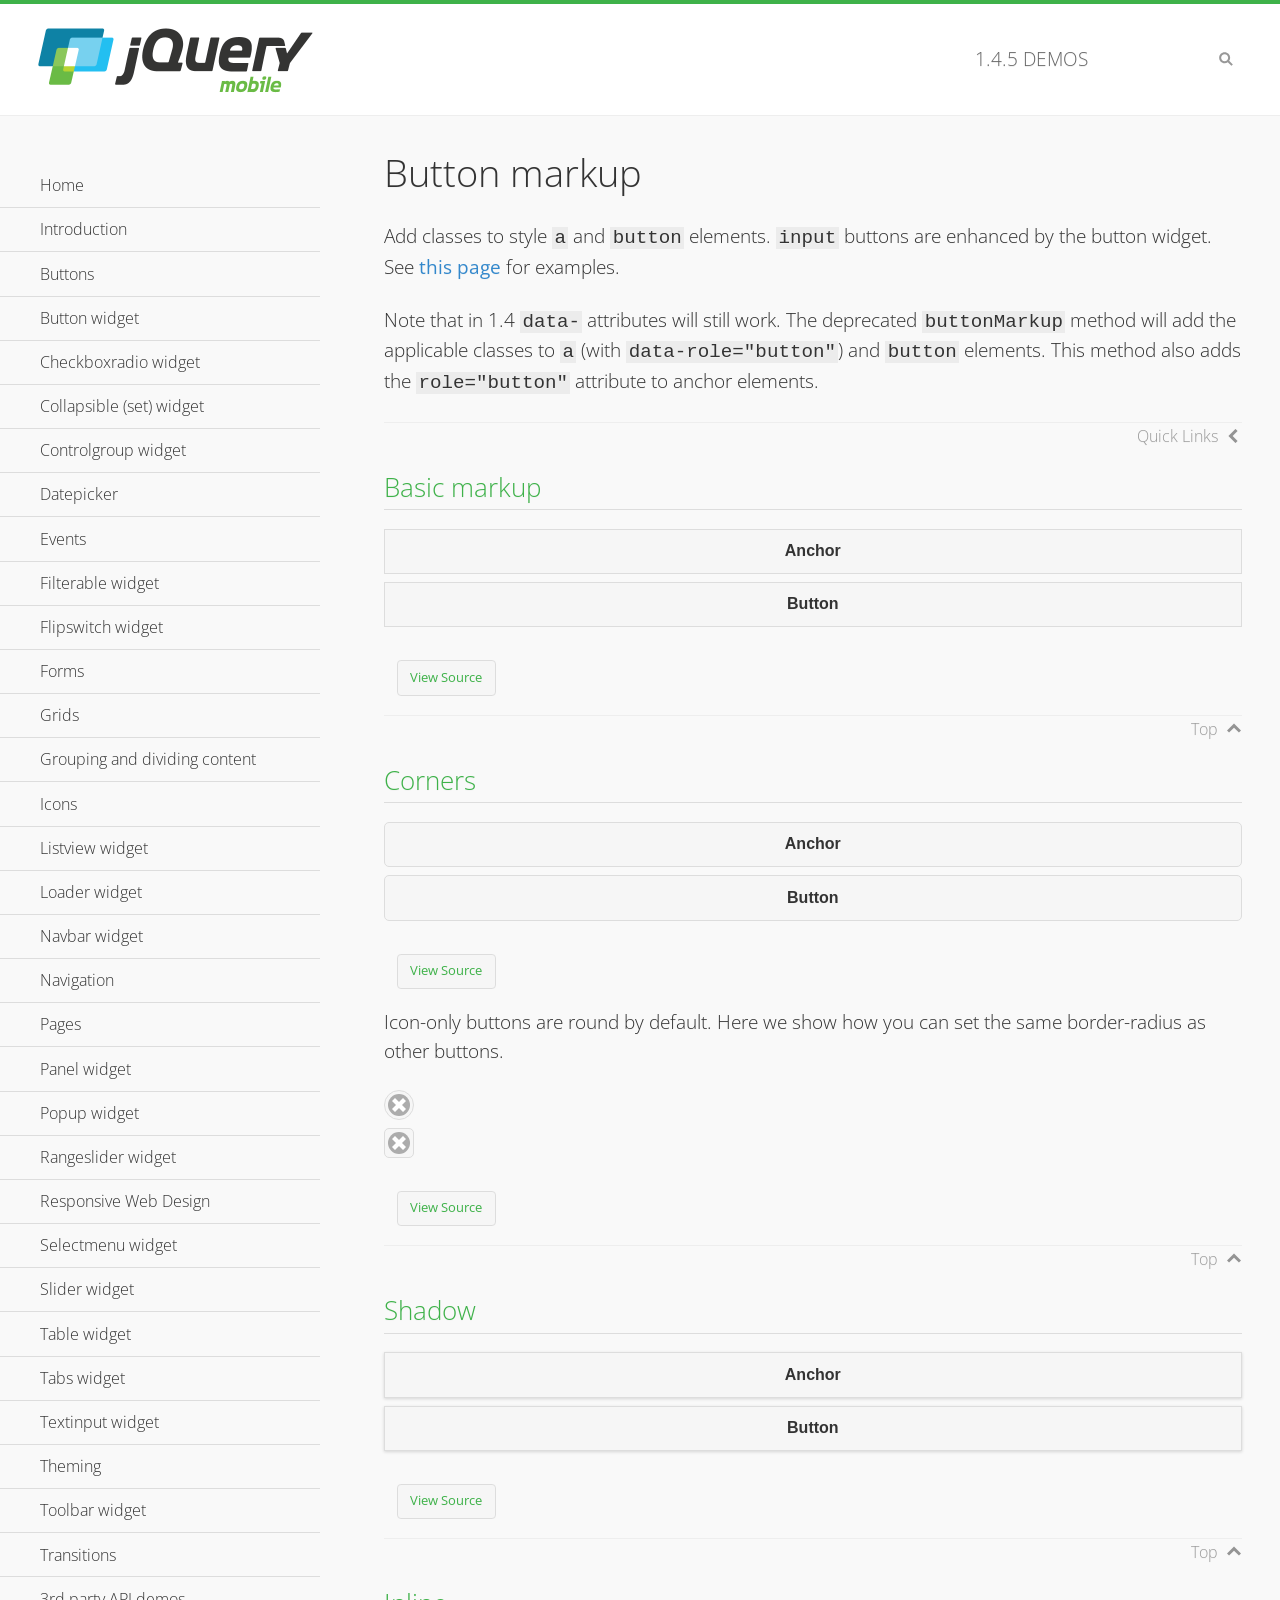
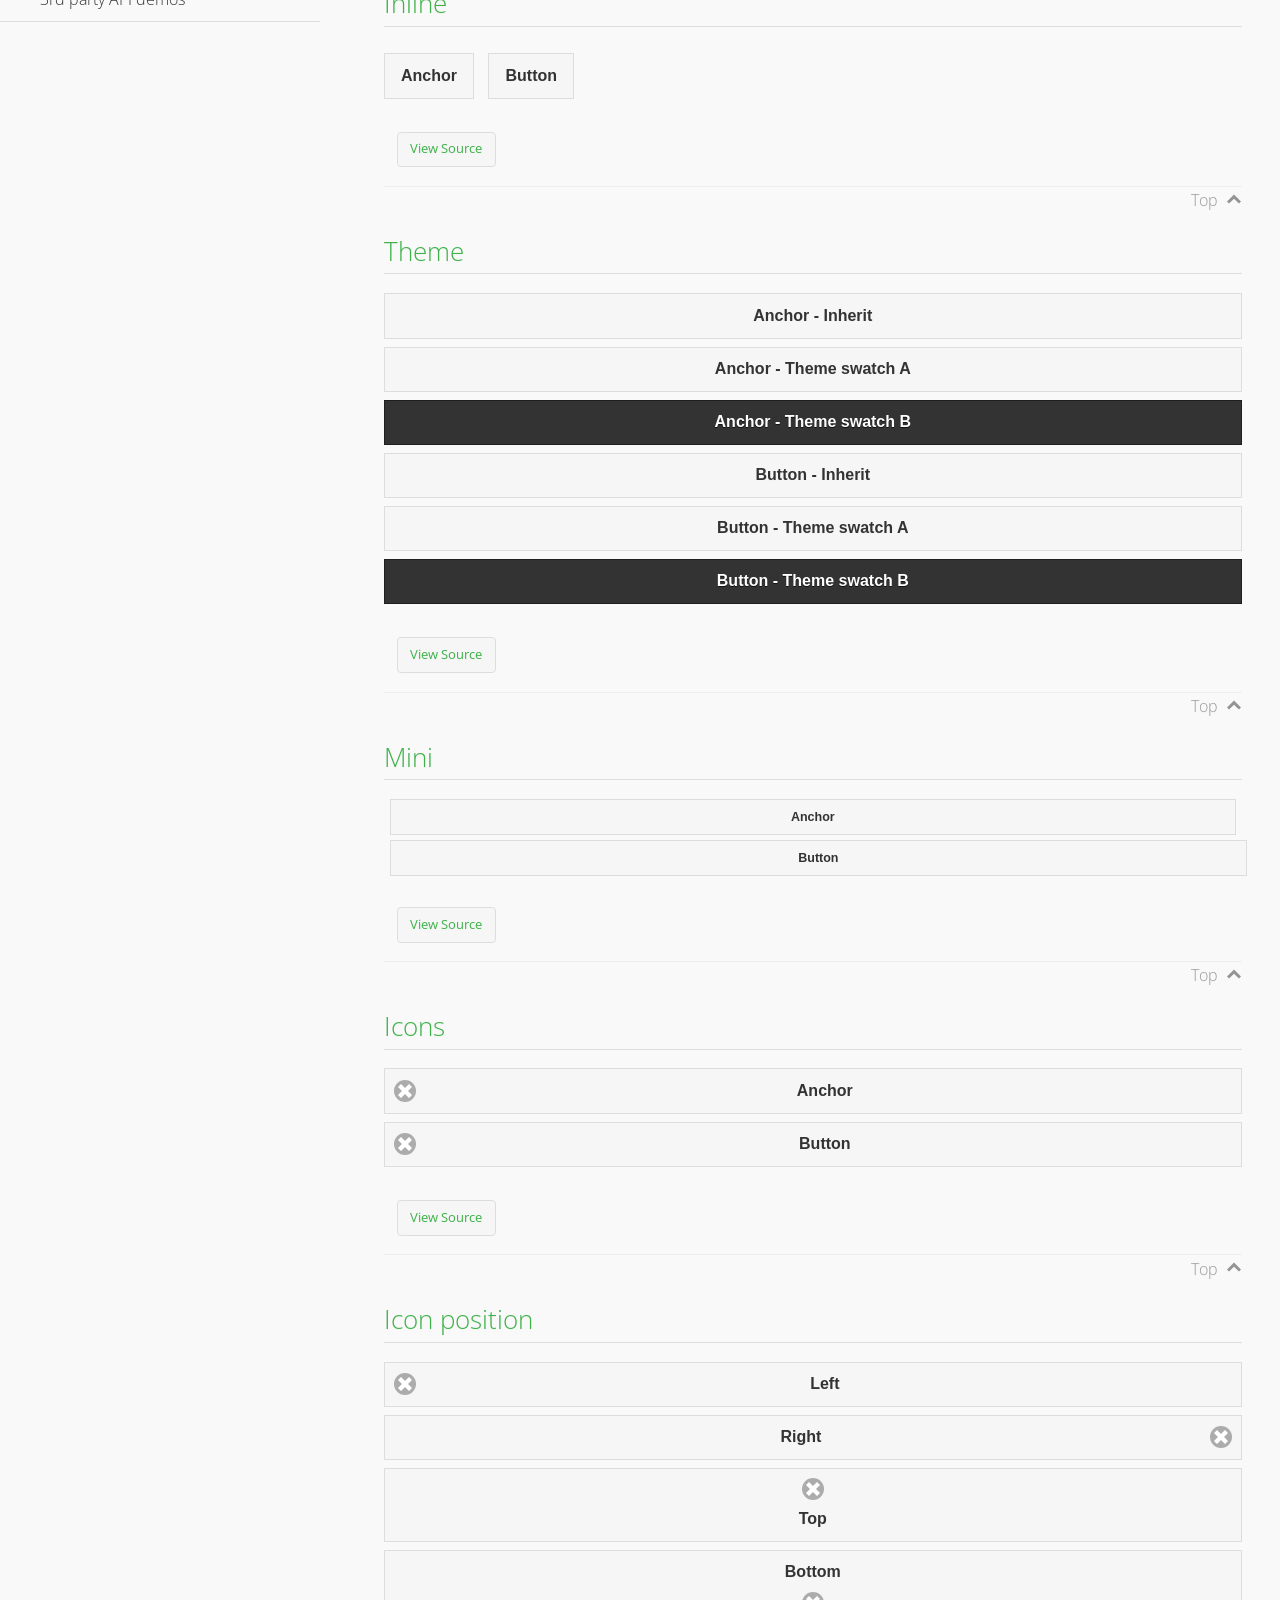
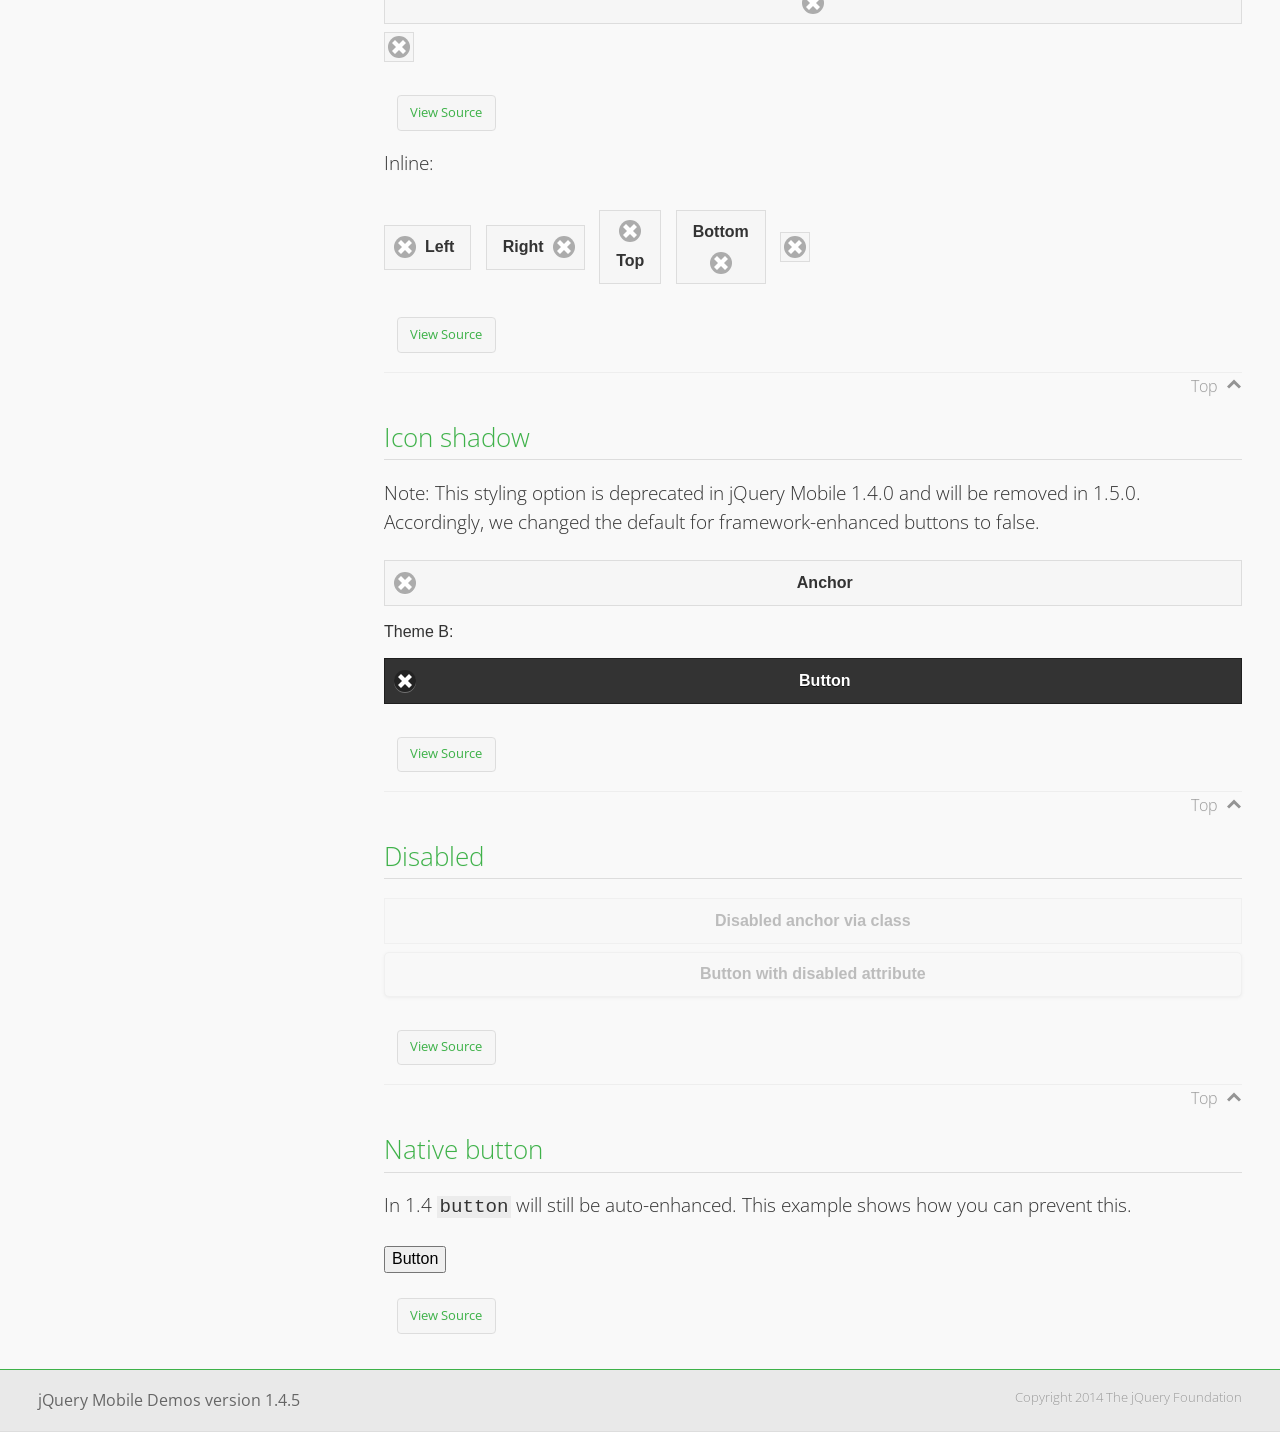
<file: mobile/demos/button-markup/index.html>
<!DOCTYPE html>
<html>
<head>
	<meta charset="utf-8">
	<meta name="viewport" content="width=device-width, initial-scale=1">
	<title>Button markup - jQuery Mobile Demos</title>
	<link rel="shortcut icon" href="../favicon.ico">
    <link rel="stylesheet" href="http://fonts.googleapis.com/css?family=Open+Sans:300,400,700">
	<link rel="stylesheet" href="../css/themes/default/jquery.mobile-1.4.5.min.css">
	<link rel="stylesheet" href="../_assets/css/jqm-demos.css">
	<script src="../js/jquery.js"></script>
	<script src="../_assets/js/index.js"></script>
	<script src="../js/jquery.mobile-1.4.5.min.js"></script>
	<style>
		#custom-border-radius .ui-btn-icon-notext.ui-corner-all {
			-webkit-border-radius: .3125em;
			border-radius: .3125em;
		}
	</style>
</head>
<body>
<div data-role="page" class="jqm-demos" data-quicklinks="true">

	<div data-role="header" class="jqm-header">
		<h2><a href="../" title="jQuery Mobile Demos home"><img src="../_assets/img/jquery-logo.png" alt="jQuery Mobile"></a></h2>
		<p><span class="jqm-version"></span> Demos</p>
		<a href="#" class="jqm-navmenu-link ui-btn ui-btn-icon-notext ui-corner-all ui-icon-bars ui-nodisc-icon ui-alt-icon ui-btn-left">Menu</a>
		<a href="#" class="jqm-search-link ui-btn ui-btn-icon-notext ui-corner-all ui-icon-search ui-nodisc-icon ui-alt-icon ui-btn-right">Search</a>
	</div><!-- /header -->

	<div role="main" class="ui-content jqm-content">

		<h1>Button markup</h1>

		<p>Add classes to style <code>a</code> and <code>button</code> elements. <code>input</code> buttons are enhanced by the button widget. See <a href="../button/" data-ajax="false">this page</a> for examples.</p>

		<p>Note that in 1.4 <code>data-</code> attributes will still work. The deprecated <code>buttonMarkup</code> method will add the applicable classes to <code>a</code> (with <code>data-role="button"</code>) and <code>button</code> elements. This method also adds the <code>role="button"</code> attribute to anchor elements.</p>

		<h2>Basic markup</h2>

		<div data-demo-html="true">
			<a href="#" class="ui-btn">Anchor</a>
			<button class="ui-btn">Button</button>
		</div><!--/demo-html -->

		<h2>Corners</h2>

		<div data-demo-html="true">
			<a href="#" class="ui-btn ui-corner-all">Anchor</a>
			<button class="ui-btn ui-corner-all">Button</button>
		</div><!--/demo-html -->

		<p>Icon-only buttons are round by default. Here we show how you can set the same border-radius as other buttons.</p>

		<div data-demo-html="true" data-demo-css="true">
			<a href="#" class="ui-btn ui-icon-delete ui-btn-icon-notext ui-corner-all">No text</a>
			<div id="custom-border-radius">
				<a href="#" class="ui-btn ui-icon-delete ui-btn-icon-notext ui-corner-all">No text</a>
			</div>
		</div><!--/demo-html -->

		<h2>Shadow</h2>

		<div data-demo-html="true">
			<a href="#" class="ui-btn ui-shadow">Anchor</a>
			<button class="ui-btn ui-shadow">Button</button>
		</div><!--/demo-html -->

		<h2>Inline</h2>

		<div data-demo-html="true">
			<a href="#" class="ui-btn ui-btn-inline">Anchor</a>
			<button class="ui-btn ui-btn-inline">Button</button>
		</div><!--/demo-html -->

		<h2>Theme</h2>

		<div data-demo-html="true">
			<a href="#" class="ui-btn">Anchor - Inherit</a>
			<a href="#" class="ui-btn ui-btn-a">Anchor - Theme swatch A</a>
			<a href="#" class="ui-btn ui-btn-b">Anchor - Theme swatch B</a>
			<button class="ui-btn">Button - Inherit</button>
			<button class="ui-btn ui-btn-a">Button - Theme swatch A</button>
			<button class="ui-btn ui-btn-b">Button - Theme swatch B</button>
		</div><!--/demo-html -->

		<h2>Mini</h2>

		<div data-demo-html="true">
			<a href="#" class="ui-btn ui-mini">Anchor</a>
			<button class="ui-btn ui-mini">Button</button>
		</div><!--/demo-html -->

		<h2>Icons</h2>

		<div data-demo-html="true">
			<a href="#" class="ui-btn ui-icon-delete ui-btn-icon-left">Anchor</a>
			<button class="ui-btn ui-icon-delete ui-btn-icon-left">Button</button>
		</div><!--/demo-html -->

		<h2>Icon position</h2>

		<div data-demo-html="true">
			<a href="#" class="ui-btn ui-icon-delete ui-btn-icon-left">Left</a>
			<a href="#" class="ui-btn ui-icon-delete ui-btn-icon-right">Right</a>
			<a href="#" class="ui-btn ui-icon-delete ui-btn-icon-top">Top</a>
			<a href="#" class="ui-btn ui-icon-delete ui-btn-icon-bottom">Bottom</a>
			<a href="#" class="ui-btn ui-icon-delete ui-btn-icon-notext">Icon only</a>
		</div><!--/demo-html -->

		<p>Inline:</p>

		<div data-demo-html="true">
			<a href="#" class="ui-btn ui-btn-inline ui-icon-delete ui-btn-icon-left">Left</a>
			<a href="#" class="ui-btn ui-btn-inline ui-icon-delete ui-btn-icon-right">Right</a>
			<a href="#" class="ui-btn ui-btn-inline ui-icon-delete ui-btn-icon-top">Top</a>
			<a href="#" class="ui-btn ui-btn-inline ui-icon-delete ui-btn-icon-bottom">Bottom</a>
			<a href="#" class="ui-btn ui-btn-inline ui-icon-delete ui-btn-icon-notext">Icon only</a>
		</div><!--/demo-html -->

		<h2>Icon shadow</h2>
		<p>Note: This styling option is deprecated in jQuery Mobile 1.4.0 and will be removed in 1.5.0. Accordingly, we changed the default for framework-enhanced buttons to false.</p>

		<div data-demo-html="true">
			<a href="#" class="ui-btn ui-icon-delete ui-btn-icon-left ui-shadow-icon">Anchor</a>
			<p>Theme B:</p>
			<button class="ui-btn ui-icon-delete ui-btn-icon-left ui-shadow-icon ui-btn-b">Button</button>
		</div><!--/demo-html -->

		<h2>Disabled</h2>

		<div data-demo-html="true">
			<a href="#" class="ui-btn ui-state-disabled">Disabled anchor via class</a>
			<button disabled>Button with disabled attribute</button>
		</div><!--/demo-html -->

		<h2>Native button</h2>
		<!-- TODO: Remove this demo in 1.5 -->
		<p>In 1.4 <code>button</code> will still be auto-enhanced. This example shows how you can prevent this.</p>

		<div data-demo-html="true">
			<button data-role="none">Button</button>
		</div><!--/demo-html -->

	</div><!-- /content -->
	    <div data-role="panel" class="jqm-navmenu-panel" data-position="left" data-display="overlay" data-theme="a">
	    	<ul class="jqm-list ui-alt-icon ui-nodisc-icon">
<li data-filtertext="demos homepage" data-icon="home"><a href=".././">Home</a></li>
<li data-filtertext="introduction overview getting started"><a href="../intro/" data-ajax="false">Introduction</a></li>
<li data-filtertext="buttons button markup buttonmarkup method anchor link button element"><a href="../button-markup/" data-ajax="false">Buttons</a></li>
<li data-filtertext="form button widget input button submit reset"><a href="../button/" data-ajax="false">Button widget</a></li>
<li data-role="collapsible" data-enhanced="true" data-collapsed-icon="carat-d" data-expanded-icon="carat-u" data-iconpos="right" data-inset="false" class="ui-collapsible ui-collapsible-themed-content ui-collapsible-collapsed">
	<h3 class="ui-collapsible-heading ui-collapsible-heading-collapsed">
		<a href="#" class="ui-collapsible-heading-toggle ui-btn ui-btn-icon-right ui-btn-inherit ui-icon-carat-d">
		    Checkboxradio widget<span class="ui-collapsible-heading-status"> click to expand contents</span>
		</a>
	</h3>
	<div class="ui-collapsible-content ui-body-inherit ui-collapsible-content-collapsed" aria-hidden="true">
		<ul>
			<li data-filtertext="form checkboxradio widget checkbox input checkboxes controlgroups"><a href="../checkboxradio-checkbox/" data-ajax="false">Checkboxes</a></li>
			<li data-filtertext="form checkboxradio widget radio input radio buttons controlgroups"><a href="../checkboxradio-radio/" data-ajax="false">Radio buttons</a></li>
		</ul>
	</div>
</li>
<li data-role="collapsible" data-enhanced="true" data-collapsed-icon="carat-d" data-expanded-icon="carat-u" data-iconpos="right" data-inset="false" class="ui-collapsible ui-collapsible-themed-content ui-collapsible-collapsed">
	<h3 class="ui-collapsible-heading ui-collapsible-heading-collapsed">
		<a href="#" class="ui-collapsible-heading-toggle ui-btn ui-btn-icon-right ui-btn-inherit ui-icon-carat-d">
			Collapsible (set) widget<span class="ui-collapsible-heading-status"> click to expand contents</span>
		</a>
	</h3>
	<div class="ui-collapsible-content ui-body-inherit ui-collapsible-content-collapsed" aria-hidden="true">
		<ul>
			<li data-filtertext="collapsibles content formatting"><a href="../collapsible/" data-ajax="false">Collapsible</a></li>
			<li data-filtertext="dynamic collapsible set accordion append expand"><a href="../collapsible-dynamic/" data-ajax="false">Dynamic collapsibles</a></li>
			<li data-filtertext="accordions collapsible set widget content formatting grouped collapsibles"><a href="../collapsibleset/" data-ajax="false">Collapsible set</a></li>
		</ul>
	</div>
</li>
<li data-role="collapsible" data-enhanced="true" data-collapsed-icon="carat-d" data-expanded-icon="carat-u" data-iconpos="right" data-inset="false" class="ui-collapsible ui-collapsible-themed-content ui-collapsible-collapsed">
	<h3 class="ui-collapsible-heading ui-collapsible-heading-collapsed">
		<a href="#" class="ui-collapsible-heading-toggle ui-btn ui-btn-icon-right ui-btn-inherit ui-icon-carat-d">
			Controlgroup widget<span class="ui-collapsible-heading-status"> click to expand contents</span>
		</a>
	</h3>
	<div class="ui-collapsible-content ui-body-inherit ui-collapsible-content-collapsed" aria-hidden="true">
		<ul>
			<li data-filtertext="controlgroups selectmenu checkboxradio input grouped buttons horizontal vertical"><a href="../controlgroup/" data-ajax="false">Controlgroup</a></li>
			<li data-filtertext="dynamic controlgroup dynamically add buttons"><a href="../controlgroup-dynamic/" data-ajax="false">Dynamic controlgroups</a></li>
		</ul>
	</div>
</li>
<li data-filtertext="form datepicker widget date input"><a href="../datepicker/" data-ajax="false">Datepicker</a></li>
<li data-role="collapsible" data-enhanced="true" data-collapsed-icon="carat-d" data-expanded-icon="carat-u" data-iconpos="right" data-inset="false" class="ui-collapsible ui-collapsible-themed-content ui-collapsible-collapsed">
	<h3 class="ui-collapsible-heading ui-collapsible-heading-collapsed">
		<a href="#" class="ui-collapsible-heading-toggle ui-btn ui-btn-icon-right ui-btn-inherit ui-icon-carat-d">
			Events<span class="ui-collapsible-heading-status"> click to expand contents</span>
		</a>
	</h3>
	<div class="ui-collapsible-content ui-body-inherit ui-collapsible-content-collapsed" aria-hidden="true">
		<ul>
			<li data-filtertext="swipe to delete list items listviews swipe events"><a href="../swipe-list/" data-ajax="false">Swipe list items</a></li>
			<li data-filtertext="swipe to navigate swipe page navigation swipe events"><a href="../swipe-page/" data-ajax="false">Swipe page navigation</a></li>
		</ul>
	</div>
</li>
<li data-filtertext="filterable filter elements sorting searching listview table"><a href="../filterable/" data-ajax="false">Filterable widget</a></li>
<li data-filtertext="form flipswitch widget flip toggle switch binary select checkbox input"><a href="../flipswitch/" data-ajax="false">Flipswitch widget</a></li>
<li data-role="collapsible" data-enhanced="true" data-collapsed-icon="carat-d" data-expanded-icon="carat-u" data-iconpos="right" data-inset="false" class="ui-collapsible ui-collapsible-themed-content ui-collapsible-collapsed">
	<h3 class="ui-collapsible-heading ui-collapsible-heading-collapsed">
		<a href="#" class="ui-collapsible-heading-toggle ui-btn ui-btn-icon-right ui-btn-inherit ui-icon-carat-d">
			Forms<span class="ui-collapsible-heading-status"> click to expand contents</span>
		</a>
	</h3>
	<div class="ui-collapsible-content ui-body-inherit ui-collapsible-content-collapsed" aria-hidden="true">
		<ul>
			<li data-filtertext="forms text checkbox radio range button submit reset inputs selects textarea slider flipswitch label form elements"><a href="../forms/" data-ajax="false">Forms</a></li>
			<li data-filtertext="form hide labels hidden accessible ui-hidden-accessible forms"><a href="../forms-label-hidden-accessible/" data-ajax="false">Hide labels</a></li>
			<li data-filtertext="form field containers fieldcontain ui-field-contain forms"><a href="../forms-field-contain/" data-ajax="false">Field containers</a></li>
			<li data-filtertext="forms disabled form elements"><a href="../forms-disabled/" data-ajax="false">Forms disabled</a></li>
			<li data-filtertext="forms gallery examples overview forms text checkbox radio range button submit reset inputs selects textarea slider flipswitch label form elements"><a href="../forms-gallery/" data-ajax="false">Forms gallery</a></li>
		</ul>
	</div>
</li>
<li data-role="collapsible" data-enhanced="true" data-collapsed-icon="carat-d" data-expanded-icon="carat-u" data-iconpos="right" data-inset="false" class="ui-collapsible ui-collapsible-themed-content ui-collapsible-collapsed">
	<h3 class="ui-collapsible-heading ui-collapsible-heading-collapsed">
		<a href="#" class="ui-collapsible-heading-toggle ui-btn ui-btn-icon-right ui-btn-inherit ui-icon-carat-d">
			Grids<span class="ui-collapsible-heading-status"> click to expand contents</span>
		</a>
	</h3>
	<div class="ui-collapsible-content ui-body-inherit ui-collapsible-content-collapsed" aria-hidden="true">
		<ul>
			<li data-filtertext="grids columns blocks content formatting rwd responsive css framework"><a href="../grids/" data-ajax="false">Grids</a></li>
			<li data-filtertext="buttons in grids css framework"><a href="../grids-buttons/" data-ajax="false">Buttons in grids</a></li>
			<li data-filtertext="custom responsive grids rwd css framework"><a href="../grids-custom-responsive/" data-ajax="false">Custom responsive grids</a></li>
		</ul>
	</div>
</li>
<li data-filtertext="blocks content formatting sections heading"><a href="../body-bar-classes/" data-ajax="false">Grouping and dividing content</a></li>
<li data-role="collapsible" data-enhanced="true" data-collapsed-icon="carat-d" data-expanded-icon="carat-u" data-iconpos="right" data-inset="false" class="ui-collapsible ui-collapsible-themed-content ui-collapsible-collapsed">
	<h3 class="ui-collapsible-heading ui-collapsible-heading-collapsed">
		<a href="#" class="ui-collapsible-heading-toggle ui-btn ui-btn-icon-right ui-btn-inherit ui-icon-carat-d">
			Icons<span class="ui-collapsible-heading-status"> click to expand contents</span>
		</a>
	</h3>
	<div class="ui-collapsible-content ui-body-inherit ui-collapsible-content-collapsed" aria-hidden="true">
		<ul>
			<li data-filtertext="button icons svg disc alt custom icon position"><a href="../icons/" data-ajax="false">Icons</a></li>
			<li data-filtertext=""><a href="../icons-grunticon/" data-ajax="false">Grunticon loader</a></li>
		</ul>
	</div>
</li>
<li data-role="collapsible" data-enhanced="true" data-collapsed-icon="carat-d" data-expanded-icon="carat-u" data-iconpos="right" data-inset="false" class="ui-collapsible ui-collapsible-themed-content ui-collapsible-collapsed">
	<h3 class="ui-collapsible-heading ui-collapsible-heading-collapsed">
		<a href="#" class="ui-collapsible-heading-toggle ui-btn ui-btn-icon-right ui-btn-inherit ui-icon-carat-d">
			Listview widget<span class="ui-collapsible-heading-status"> click to expand contents</span>
		</a>
	</h3>
	<div class="ui-collapsible-content ui-body-inherit ui-collapsible-content-collapsed" aria-hidden="true">
		<ul>
			<li data-filtertext="listview widget thumbnails icons nested split button collapsible ul ol"><a href="../listview/" data-ajax="false">Listview</a></li>
			<li data-filtertext="autocomplete filterable reveal listview filtertextbeforefilter placeholder"><a href="../listview-autocomplete/" data-ajax="false">Listview autocomplete</a></li>
			<li data-filtertext="autocomplete filterable reveal listview remote data filtertextbeforefilter placeholder"><a href="../listview-autocomplete-remote/" data-ajax="false">Listview autocomplete remote data</a></li>
			<li data-filtertext="autodividers anchor jump scroll linkbars listview lists ul ol"><a href="../listview-autodividers-linkbar/" data-ajax="false">Listview autodividers linkbar</a></li>
			<li data-filtertext="listview autodividers selector autodividersselector lists ul ol"><a href="../listview-autodividers-selector/" data-ajax="false">Listview autodividers selector</a></li>
			<li data-filtertext="listview nested list items"><a href="../listview-nested-lists/" data-ajax="false">Nested Listviews</a></li>
			<li data-filtertext="listview collapsible list items flat"><a href="../listview-collapsible-item-flat/" data-ajax="false">Listview collapsible list items (flat)</a></li>
			<li data-filtertext="listview collapsible list indented"><a href="../listview-collapsible-item-indented/" data-ajax="false">Listview collapsible list items (indented)</a></li>
			<li data-filtertext="grid listview responsive grids responsive listviews lists ul"><a href="../listview-grid/" data-ajax="false">Listview responsive grid</a></li>
		</ul>
	</div>
</li>
<li data-filtertext="loader widget page loading navigation overlay spinner"><a href="../loader/" data-ajax="false">Loader widget</a></li>
<li data-filtertext="navbar widget navmenu toolbars header footer"><a href="../navbar/" data-ajax="false">Navbar widget</a></li>
<li data-role="collapsible" data-enhanced="true" data-collapsed-icon="carat-d" data-expanded-icon="carat-u" data-iconpos="right" data-inset="false" class="ui-collapsible ui-collapsible-themed-content ui-collapsible-collapsed">
	<h3 class="ui-collapsible-heading ui-collapsible-heading-collapsed">
		<a href="#" class="ui-collapsible-heading-toggle ui-btn ui-btn-icon-right ui-btn-inherit ui-icon-carat-d">
			Navigation<span class="ui-collapsible-heading-status"> click to expand contents</span>
		</a>
	</h3>
	<div class="ui-collapsible-content ui-body-inherit ui-collapsible-content-collapsed" aria-hidden="true">
		<ul>
			<li data-filtertext="ajax navigation navigate widget history event method"><a href="../navigation/" data-ajax="false">Navigation</a></li>
			<li data-filtertext="linking pages page links navigation ajax prefetch cache"><a href="../navigation-linking-pages/" data-ajax="false">Linking pages</a></li>
			<!-- <li data-filtertext="php redirect server redirection server-side navigation"><a href="../navigation-php-redirect/" data-ajax="false">PHP redirect demo</a></li>-->
			<li data-filtertext="navigation redirection hash query"><a href="../navigation-hash-processing/" data-ajax="false">Hash processing demo</a></li>
			<li data-filtertext="navigation redirection hash query"><a href="../page-events/" data-ajax="false">Page Navigation Events</a></li>
		</ul>
	</div>
</li>
<li data-role="collapsible" data-enhanced="true" data-collapsed-icon="carat-d" data-expanded-icon="carat-u" data-iconpos="right" data-inset="false" class="ui-collapsible ui-collapsible-themed-content ui-collapsible-collapsed">
	<h3 class="ui-collapsible-heading ui-collapsible-heading-collapsed">
		<a href="#" class="ui-collapsible-heading-toggle ui-btn ui-btn-icon-right ui-btn-inherit ui-icon-carat-d">
			Pages<span class="ui-collapsible-heading-status"> click to expand contents</span>
		</a>
	</h3>
	<div class="ui-collapsible-content ui-body-inherit ui-collapsible-content-collapsed" aria-hidden="true">
		<ul>
			<li data-filtertext="pages page widget ajax navigation"><a href="../pages/" data-ajax="false">Pages</a></li>
			<li data-filtertext="single page"><a href="../pages-single-page/" data-ajax="false">Single page</a></li>
			<li data-filtertext="multipage multi-page page"><a href="../pages-multi-page/" data-ajax="false">Multi-page template</a></li>
			<li data-filtertext="dialog page widget modal popup"><a href="../pages-dialog/" data-ajax="false">Dialog page</a></li>
		</ul>
	</div>
</li>
<li data-role="collapsible" data-enhanced="true" data-collapsed-icon="carat-d" data-expanded-icon="carat-u" data-iconpos="right" data-inset="false" class="ui-collapsible ui-collapsible-themed-content ui-collapsible-collapsed">
	<h3 class="ui-collapsible-heading ui-collapsible-heading-collapsed">
		<a href="#" class="ui-collapsible-heading-toggle ui-btn ui-btn-icon-right ui-btn-inherit ui-icon-carat-d">
			Panel widget<span class="ui-collapsible-heading-status"> click to expand contents</span>
		</a>
	</h3>
	<div class="ui-collapsible-content ui-body-inherit ui-collapsible-content-collapsed" aria-hidden="true">
		<ul>
			<li data-filtertext="panel widget sliding panels reveal push overlay responsive"><a href="../panel/" data-ajax="false">Panel</a></li>
			<li data-filtertext=""><a href="../panel-external/" data-ajax="false">External panels</a></li>
			<li data-filtertext="panel "><a href="../panel-fixed/" data-ajax="false">Fixed panels</a></li>
			<li data-filtertext="panel slide panels sliding panels shadow rwd responsive breakpoint"><a href="../panel-responsive/" data-ajax="false">Panels responsive</a></li>
			<li data-filtertext="panel custom style custom panel width reveal shadow listview panel styling page background wrapper"><a href="../panel-styling/" data-ajax="false">Custom panel style</a></li>
			<li data-filtertext="panel open on swipe"><a href="../panel-swipe-open/" data-ajax="false">Panel open on swipe</a></li>
			<li data-filtertext="panels outside page internal external toolbars"><a href="../panel-external-internal/" data-ajax="false">Panel external and internal</a></li>
		</ul>
	</div>
</li>
<li data-role="collapsible" data-enhanced="true" data-collapsed-icon="carat-d" data-expanded-icon="carat-u" data-iconpos="right" data-inset="false" class="ui-collapsible ui-collapsible-themed-content ui-collapsible-collapsed">
	<h3 class="ui-collapsible-heading ui-collapsible-heading-collapsed">
		<a href="#" class="ui-collapsible-heading-toggle ui-btn ui-btn-icon-right ui-btn-inherit ui-icon-carat-d">
			Popup widget<span class="ui-collapsible-heading-status"> click to expand contents</span>
		</a>
	</h3>
	<div class="ui-collapsible-content ui-body-inherit ui-collapsible-content-collapsed" aria-hidden="true">
		<ul>
			<li data-filtertext="popup widget popups dialog modal transition tooltip lightbox form overlay screen flip pop fade transition"><a href="../popup/" data-ajax="false">Popup</a></li>
			<li data-filtertext="popup alignment position"><a href="../popup-alignment/" data-ajax="false">Popup alignment</a></li>
			<li data-filtertext="popup arrow size popups popover"><a href="../popup-arrow-size/" data-ajax="false">Popup arrow size</a></li>
			<li data-filtertext="dynamic popups popup images lightbox"><a href="../popup-dynamic/" data-ajax="false">Dynamic popups</a></li>
			<li data-filtertext="popups with iframes scaling"><a href="../popup-iframe/" data-ajax="false">Popups with iframes</a></li>
			<li data-filtertext="popup image scaling"><a href="../popup-image-scaling/" data-ajax="false">Popup image scaling</a></li>
			<li data-filtertext="external popup outside multi-page"><a href="../popup-outside-multipage/" data-ajax="false">Popup outside multi-page</a></li>
		</ul>
	</div>
</li>
<li data-filtertext="form rangeslider widget dual sliders dual handle sliders range input"><a href="../rangeslider/" data-ajax="false">Rangeslider widget</a></li>
<li data-filtertext="responsive web design rwd adaptive progressive enhancement PE accessible mobile breakpoints media query media queries"><a href="../rwd/" data-ajax="false">Responsive Web Design</a></li>
<li data-role="collapsible" data-enhanced="true" data-collapsed-icon="carat-d" data-expanded-icon="carat-u" data-iconpos="right" data-inset="false" class="ui-collapsible ui-collapsible-themed-content ui-collapsible-collapsed">
	<h3 class="ui-collapsible-heading ui-collapsible-heading-collapsed">
		<a href="#" class="ui-collapsible-heading-toggle ui-btn ui-btn-icon-right ui-btn-inherit ui-icon-carat-d">
			Selectmenu widget<span class="ui-collapsible-heading-status"> click to expand contents</span>
		</a>
	</h3>
	<div class="ui-collapsible-content ui-body-inherit ui-collapsible-content-collapsed" aria-hidden="true">
		<ul>
			<li data-filtertext="form selectmenu widget select input custom select menu selects"><a href="../selectmenu/" data-ajax="false">Selectmenu</a></li>
			<li data-filtertext="form custom select menu selectmenu widget custom menu option optgroup multiple selects"><a href="../selectmenu-custom/" data-ajax="false">Custom select menu</a></li>
			<li data-filtertext="filterable select filter popup dialog"><a href="../selectmenu-custom-filter/" data-ajax="false">Custom select menu with filter</a></li>
		</ul>
	</div>
</li>
<li data-role="collapsible" data-enhanced="true" data-collapsed-icon="carat-d" data-expanded-icon="carat-u" data-iconpos="right" data-inset="false" class="ui-collapsible ui-collapsible-themed-content ui-collapsible-collapsed">
	<h3 class="ui-collapsible-heading ui-collapsible-heading-collapsed">
		<a href="#" class="ui-collapsible-heading-toggle ui-btn ui-btn-icon-right ui-btn-inherit ui-icon-carat-d">
			Slider widget<span class="ui-collapsible-heading-status"> click to expand contents</span>
		</a>
	</h3>
	<div class="ui-collapsible-content ui-body-inherit ui-collapsible-content-collapsed" aria-hidden="true">
		<ul>
			<li data-filtertext="form slider widget range input single sliders"><a href="../slider/" data-ajax="false">Slider</a></li>
			<li data-filtertext="form slider widget flipswitch slider binary select flip toggle switch"><a href="../slider-flipswitch/" data-ajax="false">Slider flip toggle switch</a></li>
			<li data-filtertext="form slider tooltip handle value input range sliders"><a href="../slider-tooltip/" data-ajax="false">Slider tooltip</a></li>
		</ul>
	</div>
</li>
<li data-role="collapsible" data-enhanced="true" data-collapsed-icon="carat-d" data-expanded-icon="carat-u" data-iconpos="right" data-inset="false" class="ui-collapsible ui-collapsible-themed-content ui-collapsible-collapsed">
	<h3 class="ui-collapsible-heading ui-collapsible-heading-collapsed">
		<a href="#" class="ui-collapsible-heading-toggle ui-btn ui-btn-icon-right ui-btn-inherit ui-icon-carat-d">
			Table widget<span class="ui-collapsible-heading-status"> click to expand contents</span>
		</a>
	</h3>
	<div class="ui-collapsible-content ui-body-inherit ui-collapsible-content-collapsed" aria-hidden="true">
		<ul>
			<li data-filtertext="table widget reflow column toggle th td responsive tables rwd hide show tabular"><a href="../table-column-toggle/" data-ajax="false">Table Column Toggle</a></li>
			<li data-filtertext="table column toggle phone comparison demo"><a href="../table-column-toggle-example/" data-ajax="false">Table Column Toggle demo</a></li>
			<li data-filtertext="responsive tables table column toggle heading groups rwd breakpoint"><a href="../table-column-toggle-heading-groups/" data-ajax="false">Table Column Toggle heading groups</a></li>
			<li data-filtertext="responsive tables table column toggle hide rwd breakpoint customization options"><a href="../table-column-toggle-options/" data-ajax="false">Table Column Toggle options</a></li>
			<li data-filtertext="table reflow th td responsive rwd columns tabular"><a href="../table-reflow/" data-ajax="false">Table Reflow</a></li>
			<li data-filtertext="responsive tables table reflow heading groups rwd breakpoint"><a href="../table-reflow-heading-groups/" data-ajax="false">Table Reflow heading groups</a></li>
			<li data-filtertext="responsive tables table reflow stripes strokes table style"><a href="../table-reflow-stripes-strokes/" data-ajax="false">Table Reflow stripes and strokes</a></li>
			<li data-filtertext="responsive tables table reflow stack custom styles"><a href="../table-reflow-styling/" data-ajax="false">Table Reflow custom styles</a></li>
		</ul>
	</div>
</li>
<li data-filtertext="ui tabs widget"><a href="../tabs/" data-ajax="false">Tabs widget</a></li>
<li data-filtertext="form textinput widget text input textarea number date time tel email file color password"><a href="../textinput/" data-ajax="false">Textinput widget</a></li>
<li data-role="collapsible" data-enhanced="true" data-collapsed-icon="carat-d" data-expanded-icon="carat-u" data-iconpos="right" data-inset="false" class="ui-collapsible ui-collapsible-themed-content ui-collapsible-collapsed">
	<h3 class="ui-collapsible-heading ui-collapsible-heading-collapsed">
		<a href="#" class="ui-collapsible-heading-toggle ui-btn ui-btn-icon-right ui-btn-inherit ui-icon-carat-d">
			Theming<span class="ui-collapsible-heading-status"> click to expand contents</span>
		</a>
	</h3>
	<div class="ui-collapsible-content ui-body-inherit ui-collapsible-content-collapsed" aria-hidden="true">
		<ul>
			<li data-filtertext="default theme swatches theming style css"><a href="../theme-default/" data-ajax="false">Default theme</a></li>
			<li data-filtertext="classic theme old theme swatches theming style css"><a href="../theme-classic/" data-ajax="false">Classic theme</a></li>
		</ul>
	</div>
</li>
<li data-role="collapsible" data-enhanced="true" data-collapsed-icon="carat-d" data-expanded-icon="carat-u" data-iconpos="right" data-inset="false" class="ui-collapsible ui-collapsible-themed-content ui-collapsible-collapsed">
	<h3 class="ui-collapsible-heading ui-collapsible-heading-collapsed">
		<a href="#" class="ui-collapsible-heading-toggle ui-btn ui-btn-icon-right ui-btn-inherit ui-icon-carat-d">
			Toolbar widget<span class="ui-collapsible-heading-status"> click to expand contents</span>
		</a>
	</h3>
	<div class="ui-collapsible-content ui-body-inherit ui-collapsible-content-collapsed" aria-hidden="true">
		<ul>
			<li data-filtertext="toolbar widget header footer toolbars fixed fullscreen external sections"><a href="../toolbar/" data-ajax="false">Toolbar</a></li>
			<li data-filtertext="dynamic toolbars dynamically add toolbar header footer"><a href="../toolbar-dynamic/" data-ajax="false">Dynamic toolbars</a></li>
			<li data-filtertext="external toolbars header footer"><a href="../toolbar-external/" data-ajax="false">External toolbars</a></li>
			<li data-filtertext="fixed toolbars header footer"><a href="../toolbar-fixed/" data-ajax="false">Fixed toolbars</a></li>
			<li data-filtertext="fixed fullscreen toolbars header footer"><a href="../toolbar-fixed-fullscreen/" data-ajax="false">Fullscreen toolbars</a></li>
			<li data-filtertext="external fixed toolbars header footer"><a href="../toolbar-fixed-external/" data-ajax="false">Fixed external toolbars</a></li>
			<li data-filtertext="external persistent toolbars header footer navbar navmenu"><a href="../toolbar-fixed-persistent/" data-ajax="false">Persistent toolbars</a></li>
			<li data-filtertext="external ajax optimized toolbars persistent toolbars header footer navbar"><a href="../toolbar-fixed-persistent-optimized/" data-ajax="false">Ajax optimized toolbars</a></li>
			<li data-filtertext="form in toolbars header footer"><a href="../toolbar-fixed-forms/" data-ajax="false">Form in toolbar</a></li>
		</ul>
	</div>
</li>
<li data-filtertext="page transitions animated pages popup navigation flip slide fade pop"><a href="../transitions/" data-ajax="false">Transitions</a></li>
<li data-role="collapsible" data-enhanced="true" data-collapsed-icon="carat-d" data-expanded-icon="carat-u" data-iconpos="right" data-inset="false" class="ui-collapsible ui-collapsible-themed-content ui-collapsible-collapsed">
	<h3 class="ui-collapsible-heading ui-collapsible-heading-collapsed">
		<a href="#" class="ui-collapsible-heading-toggle ui-btn ui-btn-icon-right ui-btn-inherit ui-icon-carat-d">
			3rd party API demos<span class="ui-collapsible-heading-status"> click to expand contents</span>
		</a>
	</h3>
	<div class="ui-collapsible-content ui-body-inherit ui-collapsible-content-collapsed" aria-hidden="true">
		<ul>
			<li data-filtertext="backbone requirejs navigation router"><a href="../backbone-requirejs/" data-ajax="false">Backbone RequireJS</a></li>
			<li data-filtertext="google maps geolocation demo"><a href="../map-geolocation/" data-ajax="false">Google Maps geolocation</a></li>
			<li data-filtertext="google maps hybrid"><a href="../map-list-toggle/" data-ajax="false">Google Maps list toggle</a></li>
		</ul>
	</div>
</li>



		     </ul>
		</div><!-- /panel -->


	<div data-role="footer" data-position="fixed" data-tap-toggle="false" class="jqm-footer">
		<p>jQuery Mobile Demos version <span class="jqm-version"></span></p>
		<p>Copyright 2014 The jQuery Foundation</p>
	</div><!-- /footer -->
	<!-- TODO: This should become an external panel so we can add input to markup (unique ID) -->
    <div data-role="panel" class="jqm-search-panel" data-position="right" data-display="overlay" data-theme="a">
		<div class="jqm-search">
			<ul class="jqm-list" data-filter-placeholder="Search demos..." data-filter-reveal="true">
<li data-filtertext="demos homepage" data-icon="home"><a href=".././">Home</a></li>
<li data-filtertext="introduction overview getting started"><a href="../intro/" data-ajax="false">Introduction</a></li>
<li data-filtertext="buttons button markup buttonmarkup method anchor link button element"><a href="../button-markup/" data-ajax="false">Buttons</a></li>
<li data-filtertext="form button widget input button submit reset"><a href="../button/" data-ajax="false">Button widget</a></li>
<li data-role="collapsible" data-enhanced="true" data-collapsed-icon="carat-d" data-expanded-icon="carat-u" data-iconpos="right" data-inset="false" class="ui-collapsible ui-collapsible-themed-content ui-collapsible-collapsed">
	<h3 class="ui-collapsible-heading ui-collapsible-heading-collapsed">
		<a href="#" class="ui-collapsible-heading-toggle ui-btn ui-btn-icon-right ui-btn-inherit ui-icon-carat-d">
		    Checkboxradio widget<span class="ui-collapsible-heading-status"> click to expand contents</span>
		</a>
	</h3>
	<div class="ui-collapsible-content ui-body-inherit ui-collapsible-content-collapsed" aria-hidden="true">
		<ul>
			<li data-filtertext="form checkboxradio widget checkbox input checkboxes controlgroups"><a href="../checkboxradio-checkbox/" data-ajax="false">Checkboxes</a></li>
			<li data-filtertext="form checkboxradio widget radio input radio buttons controlgroups"><a href="../checkboxradio-radio/" data-ajax="false">Radio buttons</a></li>
		</ul>
	</div>
</li>
<li data-role="collapsible" data-enhanced="true" data-collapsed-icon="carat-d" data-expanded-icon="carat-u" data-iconpos="right" data-inset="false" class="ui-collapsible ui-collapsible-themed-content ui-collapsible-collapsed">
	<h3 class="ui-collapsible-heading ui-collapsible-heading-collapsed">
		<a href="#" class="ui-collapsible-heading-toggle ui-btn ui-btn-icon-right ui-btn-inherit ui-icon-carat-d">
			Collapsible (set) widget<span class="ui-collapsible-heading-status"> click to expand contents</span>
		</a>
	</h3>
	<div class="ui-collapsible-content ui-body-inherit ui-collapsible-content-collapsed" aria-hidden="true">
		<ul>
			<li data-filtertext="collapsibles content formatting"><a href="../collapsible/" data-ajax="false">Collapsible</a></li>
			<li data-filtertext="dynamic collapsible set accordion append expand"><a href="../collapsible-dynamic/" data-ajax="false">Dynamic collapsibles</a></li>
			<li data-filtertext="accordions collapsible set widget content formatting grouped collapsibles"><a href="../collapsibleset/" data-ajax="false">Collapsible set</a></li>
		</ul>
	</div>
</li>
<li data-role="collapsible" data-enhanced="true" data-collapsed-icon="carat-d" data-expanded-icon="carat-u" data-iconpos="right" data-inset="false" class="ui-collapsible ui-collapsible-themed-content ui-collapsible-collapsed">
	<h3 class="ui-collapsible-heading ui-collapsible-heading-collapsed">
		<a href="#" class="ui-collapsible-heading-toggle ui-btn ui-btn-icon-right ui-btn-inherit ui-icon-carat-d">
			Controlgroup widget<span class="ui-collapsible-heading-status"> click to expand contents</span>
		</a>
	</h3>
	<div class="ui-collapsible-content ui-body-inherit ui-collapsible-content-collapsed" aria-hidden="true">
		<ul>
			<li data-filtertext="controlgroups selectmenu checkboxradio input grouped buttons horizontal vertical"><a href="../controlgroup/" data-ajax="false">Controlgroup</a></li>
			<li data-filtertext="dynamic controlgroup dynamically add buttons"><a href="../controlgroup-dynamic/" data-ajax="false">Dynamic controlgroups</a></li>
		</ul>
	</div>
</li>
<li data-filtertext="form datepicker widget date input"><a href="../datepicker/" data-ajax="false">Datepicker</a></li>
<li data-role="collapsible" data-enhanced="true" data-collapsed-icon="carat-d" data-expanded-icon="carat-u" data-iconpos="right" data-inset="false" class="ui-collapsible ui-collapsible-themed-content ui-collapsible-collapsed">
	<h3 class="ui-collapsible-heading ui-collapsible-heading-collapsed">
		<a href="#" class="ui-collapsible-heading-toggle ui-btn ui-btn-icon-right ui-btn-inherit ui-icon-carat-d">
			Events<span class="ui-collapsible-heading-status"> click to expand contents</span>
		</a>
	</h3>
	<div class="ui-collapsible-content ui-body-inherit ui-collapsible-content-collapsed" aria-hidden="true">
		<ul>
			<li data-filtertext="swipe to delete list items listviews swipe events"><a href="../swipe-list/" data-ajax="false">Swipe list items</a></li>
			<li data-filtertext="swipe to navigate swipe page navigation swipe events"><a href="../swipe-page/" data-ajax="false">Swipe page navigation</a></li>
		</ul>
	</div>
</li>
<li data-filtertext="filterable filter elements sorting searching listview table"><a href="../filterable/" data-ajax="false">Filterable widget</a></li>
<li data-filtertext="form flipswitch widget flip toggle switch binary select checkbox input"><a href="../flipswitch/" data-ajax="false">Flipswitch widget</a></li>
<li data-role="collapsible" data-enhanced="true" data-collapsed-icon="carat-d" data-expanded-icon="carat-u" data-iconpos="right" data-inset="false" class="ui-collapsible ui-collapsible-themed-content ui-collapsible-collapsed">
	<h3 class="ui-collapsible-heading ui-collapsible-heading-collapsed">
		<a href="#" class="ui-collapsible-heading-toggle ui-btn ui-btn-icon-right ui-btn-inherit ui-icon-carat-d">
			Forms<span class="ui-collapsible-heading-status"> click to expand contents</span>
		</a>
	</h3>
	<div class="ui-collapsible-content ui-body-inherit ui-collapsible-content-collapsed" aria-hidden="true">
		<ul>
			<li data-filtertext="forms text checkbox radio range button submit reset inputs selects textarea slider flipswitch label form elements"><a href="../forms/" data-ajax="false">Forms</a></li>
			<li data-filtertext="form hide labels hidden accessible ui-hidden-accessible forms"><a href="../forms-label-hidden-accessible/" data-ajax="false">Hide labels</a></li>
			<li data-filtertext="form field containers fieldcontain ui-field-contain forms"><a href="../forms-field-contain/" data-ajax="false">Field containers</a></li>
			<li data-filtertext="forms disabled form elements"><a href="../forms-disabled/" data-ajax="false">Forms disabled</a></li>
			<li data-filtertext="forms gallery examples overview forms text checkbox radio range button submit reset inputs selects textarea slider flipswitch label form elements"><a href="../forms-gallery/" data-ajax="false">Forms gallery</a></li>
		</ul>
	</div>
</li>
<li data-role="collapsible" data-enhanced="true" data-collapsed-icon="carat-d" data-expanded-icon="carat-u" data-iconpos="right" data-inset="false" class="ui-collapsible ui-collapsible-themed-content ui-collapsible-collapsed">
	<h3 class="ui-collapsible-heading ui-collapsible-heading-collapsed">
		<a href="#" class="ui-collapsible-heading-toggle ui-btn ui-btn-icon-right ui-btn-inherit ui-icon-carat-d">
			Grids<span class="ui-collapsible-heading-status"> click to expand contents</span>
		</a>
	</h3>
	<div class="ui-collapsible-content ui-body-inherit ui-collapsible-content-collapsed" aria-hidden="true">
		<ul>
			<li data-filtertext="grids columns blocks content formatting rwd responsive css framework"><a href="../grids/" data-ajax="false">Grids</a></li>
			<li data-filtertext="buttons in grids css framework"><a href="../grids-buttons/" data-ajax="false">Buttons in grids</a></li>
			<li data-filtertext="custom responsive grids rwd css framework"><a href="../grids-custom-responsive/" data-ajax="false">Custom responsive grids</a></li>
		</ul>
	</div>
</li>
<li data-filtertext="blocks content formatting sections heading"><a href="../body-bar-classes/" data-ajax="false">Grouping and dividing content</a></li>
<li data-role="collapsible" data-enhanced="true" data-collapsed-icon="carat-d" data-expanded-icon="carat-u" data-iconpos="right" data-inset="false" class="ui-collapsible ui-collapsible-themed-content ui-collapsible-collapsed">
	<h3 class="ui-collapsible-heading ui-collapsible-heading-collapsed">
		<a href="#" class="ui-collapsible-heading-toggle ui-btn ui-btn-icon-right ui-btn-inherit ui-icon-carat-d">
			Icons<span class="ui-collapsible-heading-status"> click to expand contents</span>
		</a>
	</h3>
	<div class="ui-collapsible-content ui-body-inherit ui-collapsible-content-collapsed" aria-hidden="true">
		<ul>
			<li data-filtertext="button icons svg disc alt custom icon position"><a href="../icons/" data-ajax="false">Icons</a></li>
			<li data-filtertext=""><a href="../icons-grunticon/" data-ajax="false">Grunticon loader</a></li>
		</ul>
	</div>
</li>
<li data-role="collapsible" data-enhanced="true" data-collapsed-icon="carat-d" data-expanded-icon="carat-u" data-iconpos="right" data-inset="false" class="ui-collapsible ui-collapsible-themed-content ui-collapsible-collapsed">
	<h3 class="ui-collapsible-heading ui-collapsible-heading-collapsed">
		<a href="#" class="ui-collapsible-heading-toggle ui-btn ui-btn-icon-right ui-btn-inherit ui-icon-carat-d">
			Listview widget<span class="ui-collapsible-heading-status"> click to expand contents</span>
		</a>
	</h3>
	<div class="ui-collapsible-content ui-body-inherit ui-collapsible-content-collapsed" aria-hidden="true">
		<ul>
			<li data-filtertext="listview widget thumbnails icons nested split button collapsible ul ol"><a href="../listview/" data-ajax="false">Listview</a></li>
			<li data-filtertext="autocomplete filterable reveal listview filtertextbeforefilter placeholder"><a href="../listview-autocomplete/" data-ajax="false">Listview autocomplete</a></li>
			<li data-filtertext="autocomplete filterable reveal listview remote data filtertextbeforefilter placeholder"><a href="../listview-autocomplete-remote/" data-ajax="false">Listview autocomplete remote data</a></li>
			<li data-filtertext="autodividers anchor jump scroll linkbars listview lists ul ol"><a href="../listview-autodividers-linkbar/" data-ajax="false">Listview autodividers linkbar</a></li>
			<li data-filtertext="listview autodividers selector autodividersselector lists ul ol"><a href="../listview-autodividers-selector/" data-ajax="false">Listview autodividers selector</a></li>
			<li data-filtertext="listview nested list items"><a href="../listview-nested-lists/" data-ajax="false">Nested Listviews</a></li>
			<li data-filtertext="listview collapsible list items flat"><a href="../listview-collapsible-item-flat/" data-ajax="false">Listview collapsible list items (flat)</a></li>
			<li data-filtertext="listview collapsible list indented"><a href="../listview-collapsible-item-indented/" data-ajax="false">Listview collapsible list items (indented)</a></li>
			<li data-filtertext="grid listview responsive grids responsive listviews lists ul"><a href="../listview-grid/" data-ajax="false">Listview responsive grid</a></li>
		</ul>
	</div>
</li>
<li data-filtertext="loader widget page loading navigation overlay spinner"><a href="../loader/" data-ajax="false">Loader widget</a></li>
<li data-filtertext="navbar widget navmenu toolbars header footer"><a href="../navbar/" data-ajax="false">Navbar widget</a></li>
<li data-role="collapsible" data-enhanced="true" data-collapsed-icon="carat-d" data-expanded-icon="carat-u" data-iconpos="right" data-inset="false" class="ui-collapsible ui-collapsible-themed-content ui-collapsible-collapsed">
	<h3 class="ui-collapsible-heading ui-collapsible-heading-collapsed">
		<a href="#" class="ui-collapsible-heading-toggle ui-btn ui-btn-icon-right ui-btn-inherit ui-icon-carat-d">
			Navigation<span class="ui-collapsible-heading-status"> click to expand contents</span>
		</a>
	</h3>
	<div class="ui-collapsible-content ui-body-inherit ui-collapsible-content-collapsed" aria-hidden="true">
		<ul>
			<li data-filtertext="ajax navigation navigate widget history event method"><a href="../navigation/" data-ajax="false">Navigation</a></li>
			<li data-filtertext="linking pages page links navigation ajax prefetch cache"><a href="../navigation-linking-pages/" data-ajax="false">Linking pages</a></li>
			<!-- <li data-filtertext="php redirect server redirection server-side navigation"><a href="../navigation-php-redirect/" data-ajax="false">PHP redirect demo</a></li>-->
			<li data-filtertext="navigation redirection hash query"><a href="../navigation-hash-processing/" data-ajax="false">Hash processing demo</a></li>
			<li data-filtertext="navigation redirection hash query"><a href="../page-events/" data-ajax="false">Page Navigation Events</a></li>
		</ul>
	</div>
</li>
<li data-role="collapsible" data-enhanced="true" data-collapsed-icon="carat-d" data-expanded-icon="carat-u" data-iconpos="right" data-inset="false" class="ui-collapsible ui-collapsible-themed-content ui-collapsible-collapsed">
	<h3 class="ui-collapsible-heading ui-collapsible-heading-collapsed">
		<a href="#" class="ui-collapsible-heading-toggle ui-btn ui-btn-icon-right ui-btn-inherit ui-icon-carat-d">
			Pages<span class="ui-collapsible-heading-status"> click to expand contents</span>
		</a>
	</h3>
	<div class="ui-collapsible-content ui-body-inherit ui-collapsible-content-collapsed" aria-hidden="true">
		<ul>
			<li data-filtertext="pages page widget ajax navigation"><a href="../pages/" data-ajax="false">Pages</a></li>
			<li data-filtertext="single page"><a href="../pages-single-page/" data-ajax="false">Single page</a></li>
			<li data-filtertext="multipage multi-page page"><a href="../pages-multi-page/" data-ajax="false">Multi-page template</a></li>
			<li data-filtertext="dialog page widget modal popup"><a href="../pages-dialog/" data-ajax="false">Dialog page</a></li>
		</ul>
	</div>
</li>
<li data-role="collapsible" data-enhanced="true" data-collapsed-icon="carat-d" data-expanded-icon="carat-u" data-iconpos="right" data-inset="false" class="ui-collapsible ui-collapsible-themed-content ui-collapsible-collapsed">
	<h3 class="ui-collapsible-heading ui-collapsible-heading-collapsed">
		<a href="#" class="ui-collapsible-heading-toggle ui-btn ui-btn-icon-right ui-btn-inherit ui-icon-carat-d">
			Panel widget<span class="ui-collapsible-heading-status"> click to expand contents</span>
		</a>
	</h3>
	<div class="ui-collapsible-content ui-body-inherit ui-collapsible-content-collapsed" aria-hidden="true">
		<ul>
			<li data-filtertext="panel widget sliding panels reveal push overlay responsive"><a href="../panel/" data-ajax="false">Panel</a></li>
			<li data-filtertext=""><a href="../panel-external/" data-ajax="false">External panels</a></li>
			<li data-filtertext="panel "><a href="../panel-fixed/" data-ajax="false">Fixed panels</a></li>
			<li data-filtertext="panel slide panels sliding panels shadow rwd responsive breakpoint"><a href="../panel-responsive/" data-ajax="false">Panels responsive</a></li>
			<li data-filtertext="panel custom style custom panel width reveal shadow listview panel styling page background wrapper"><a href="../panel-styling/" data-ajax="false">Custom panel style</a></li>
			<li data-filtertext="panel open on swipe"><a href="../panel-swipe-open/" data-ajax="false">Panel open on swipe</a></li>
			<li data-filtertext="panels outside page internal external toolbars"><a href="../panel-external-internal/" data-ajax="false">Panel external and internal</a></li>
		</ul>
	</div>
</li>
<li data-role="collapsible" data-enhanced="true" data-collapsed-icon="carat-d" data-expanded-icon="carat-u" data-iconpos="right" data-inset="false" class="ui-collapsible ui-collapsible-themed-content ui-collapsible-collapsed">
	<h3 class="ui-collapsible-heading ui-collapsible-heading-collapsed">
		<a href="#" class="ui-collapsible-heading-toggle ui-btn ui-btn-icon-right ui-btn-inherit ui-icon-carat-d">
			Popup widget<span class="ui-collapsible-heading-status"> click to expand contents</span>
		</a>
	</h3>
	<div class="ui-collapsible-content ui-body-inherit ui-collapsible-content-collapsed" aria-hidden="true">
		<ul>
			<li data-filtertext="popup widget popups dialog modal transition tooltip lightbox form overlay screen flip pop fade transition"><a href="../popup/" data-ajax="false">Popup</a></li>
			<li data-filtertext="popup alignment position"><a href="../popup-alignment/" data-ajax="false">Popup alignment</a></li>
			<li data-filtertext="popup arrow size popups popover"><a href="../popup-arrow-size/" data-ajax="false">Popup arrow size</a></li>
			<li data-filtertext="dynamic popups popup images lightbox"><a href="../popup-dynamic/" data-ajax="false">Dynamic popups</a></li>
			<li data-filtertext="popups with iframes scaling"><a href="../popup-iframe/" data-ajax="false">Popups with iframes</a></li>
			<li data-filtertext="popup image scaling"><a href="../popup-image-scaling/" data-ajax="false">Popup image scaling</a></li>
			<li data-filtertext="external popup outside multi-page"><a href="../popup-outside-multipage/" data-ajax="false">Popup outside multi-page</a></li>
		</ul>
	</div>
</li>
<li data-filtertext="form rangeslider widget dual sliders dual handle sliders range input"><a href="../rangeslider/" data-ajax="false">Rangeslider widget</a></li>
<li data-filtertext="responsive web design rwd adaptive progressive enhancement PE accessible mobile breakpoints media query media queries"><a href="../rwd/" data-ajax="false">Responsive Web Design</a></li>
<li data-role="collapsible" data-enhanced="true" data-collapsed-icon="carat-d" data-expanded-icon="carat-u" data-iconpos="right" data-inset="false" class="ui-collapsible ui-collapsible-themed-content ui-collapsible-collapsed">
	<h3 class="ui-collapsible-heading ui-collapsible-heading-collapsed">
		<a href="#" class="ui-collapsible-heading-toggle ui-btn ui-btn-icon-right ui-btn-inherit ui-icon-carat-d">
			Selectmenu widget<span class="ui-collapsible-heading-status"> click to expand contents</span>
		</a>
	</h3>
	<div class="ui-collapsible-content ui-body-inherit ui-collapsible-content-collapsed" aria-hidden="true">
		<ul>
			<li data-filtertext="form selectmenu widget select input custom select menu selects"><a href="../selectmenu/" data-ajax="false">Selectmenu</a></li>
			<li data-filtertext="form custom select menu selectmenu widget custom menu option optgroup multiple selects"><a href="../selectmenu-custom/" data-ajax="false">Custom select menu</a></li>
			<li data-filtertext="filterable select filter popup dialog"><a href="../selectmenu-custom-filter/" data-ajax="false">Custom select menu with filter</a></li>
		</ul>
	</div>
</li>
<li data-role="collapsible" data-enhanced="true" data-collapsed-icon="carat-d" data-expanded-icon="carat-u" data-iconpos="right" data-inset="false" class="ui-collapsible ui-collapsible-themed-content ui-collapsible-collapsed">
	<h3 class="ui-collapsible-heading ui-collapsible-heading-collapsed">
		<a href="#" class="ui-collapsible-heading-toggle ui-btn ui-btn-icon-right ui-btn-inherit ui-icon-carat-d">
			Slider widget<span class="ui-collapsible-heading-status"> click to expand contents</span>
		</a>
	</h3>
	<div class="ui-collapsible-content ui-body-inherit ui-collapsible-content-collapsed" aria-hidden="true">
		<ul>
			<li data-filtertext="form slider widget range input single sliders"><a href="../slider/" data-ajax="false">Slider</a></li>
			<li data-filtertext="form slider widget flipswitch slider binary select flip toggle switch"><a href="../slider-flipswitch/" data-ajax="false">Slider flip toggle switch</a></li>
			<li data-filtertext="form slider tooltip handle value input range sliders"><a href="../slider-tooltip/" data-ajax="false">Slider tooltip</a></li>
		</ul>
	</div>
</li>
<li data-role="collapsible" data-enhanced="true" data-collapsed-icon="carat-d" data-expanded-icon="carat-u" data-iconpos="right" data-inset="false" class="ui-collapsible ui-collapsible-themed-content ui-collapsible-collapsed">
	<h3 class="ui-collapsible-heading ui-collapsible-heading-collapsed">
		<a href="#" class="ui-collapsible-heading-toggle ui-btn ui-btn-icon-right ui-btn-inherit ui-icon-carat-d">
			Table widget<span class="ui-collapsible-heading-status"> click to expand contents</span>
		</a>
	</h3>
	<div class="ui-collapsible-content ui-body-inherit ui-collapsible-content-collapsed" aria-hidden="true">
		<ul>
			<li data-filtertext="table widget reflow column toggle th td responsive tables rwd hide show tabular"><a href="../table-column-toggle/" data-ajax="false">Table Column Toggle</a></li>
			<li data-filtertext="table column toggle phone comparison demo"><a href="../table-column-toggle-example/" data-ajax="false">Table Column Toggle demo</a></li>
			<li data-filtertext="responsive tables table column toggle heading groups rwd breakpoint"><a href="../table-column-toggle-heading-groups/" data-ajax="false">Table Column Toggle heading groups</a></li>
			<li data-filtertext="responsive tables table column toggle hide rwd breakpoint customization options"><a href="../table-column-toggle-options/" data-ajax="false">Table Column Toggle options</a></li>
			<li data-filtertext="table reflow th td responsive rwd columns tabular"><a href="../table-reflow/" data-ajax="false">Table Reflow</a></li>
			<li data-filtertext="responsive tables table reflow heading groups rwd breakpoint"><a href="../table-reflow-heading-groups/" data-ajax="false">Table Reflow heading groups</a></li>
			<li data-filtertext="responsive tables table reflow stripes strokes table style"><a href="../table-reflow-stripes-strokes/" data-ajax="false">Table Reflow stripes and strokes</a></li>
			<li data-filtertext="responsive tables table reflow stack custom styles"><a href="../table-reflow-styling/" data-ajax="false">Table Reflow custom styles</a></li>
		</ul>
	</div>
</li>
<li data-filtertext="ui tabs widget"><a href="../tabs/" data-ajax="false">Tabs widget</a></li>
<li data-filtertext="form textinput widget text input textarea number date time tel email file color password"><a href="../textinput/" data-ajax="false">Textinput widget</a></li>
<li data-role="collapsible" data-enhanced="true" data-collapsed-icon="carat-d" data-expanded-icon="carat-u" data-iconpos="right" data-inset="false" class="ui-collapsible ui-collapsible-themed-content ui-collapsible-collapsed">
	<h3 class="ui-collapsible-heading ui-collapsible-heading-collapsed">
		<a href="#" class="ui-collapsible-heading-toggle ui-btn ui-btn-icon-right ui-btn-inherit ui-icon-carat-d">
			Theming<span class="ui-collapsible-heading-status"> click to expand contents</span>
		</a>
	</h3>
	<div class="ui-collapsible-content ui-body-inherit ui-collapsible-content-collapsed" aria-hidden="true">
		<ul>
			<li data-filtertext="default theme swatches theming style css"><a href="../theme-default/" data-ajax="false">Default theme</a></li>
			<li data-filtertext="classic theme old theme swatches theming style css"><a href="../theme-classic/" data-ajax="false">Classic theme</a></li>
		</ul>
	</div>
</li>
<li data-role="collapsible" data-enhanced="true" data-collapsed-icon="carat-d" data-expanded-icon="carat-u" data-iconpos="right" data-inset="false" class="ui-collapsible ui-collapsible-themed-content ui-collapsible-collapsed">
	<h3 class="ui-collapsible-heading ui-collapsible-heading-collapsed">
		<a href="#" class="ui-collapsible-heading-toggle ui-btn ui-btn-icon-right ui-btn-inherit ui-icon-carat-d">
			Toolbar widget<span class="ui-collapsible-heading-status"> click to expand contents</span>
		</a>
	</h3>
	<div class="ui-collapsible-content ui-body-inherit ui-collapsible-content-collapsed" aria-hidden="true">
		<ul>
			<li data-filtertext="toolbar widget header footer toolbars fixed fullscreen external sections"><a href="../toolbar/" data-ajax="false">Toolbar</a></li>
			<li data-filtertext="dynamic toolbars dynamically add toolbar header footer"><a href="../toolbar-dynamic/" data-ajax="false">Dynamic toolbars</a></li>
			<li data-filtertext="external toolbars header footer"><a href="../toolbar-external/" data-ajax="false">External toolbars</a></li>
			<li data-filtertext="fixed toolbars header footer"><a href="../toolbar-fixed/" data-ajax="false">Fixed toolbars</a></li>
			<li data-filtertext="fixed fullscreen toolbars header footer"><a href="../toolbar-fixed-fullscreen/" data-ajax="false">Fullscreen toolbars</a></li>
			<li data-filtertext="external fixed toolbars header footer"><a href="../toolbar-fixed-external/" data-ajax="false">Fixed external toolbars</a></li>
			<li data-filtertext="external persistent toolbars header footer navbar navmenu"><a href="../toolbar-fixed-persistent/" data-ajax="false">Persistent toolbars</a></li>
			<li data-filtertext="external ajax optimized toolbars persistent toolbars header footer navbar"><a href="../toolbar-fixed-persistent-optimized/" data-ajax="false">Ajax optimized toolbars</a></li>
			<li data-filtertext="form in toolbars header footer"><a href="../toolbar-fixed-forms/" data-ajax="false">Form in toolbar</a></li>
		</ul>
	</div>
</li>
<li data-filtertext="page transitions animated pages popup navigation flip slide fade pop"><a href="../transitions/" data-ajax="false">Transitions</a></li>
<li data-role="collapsible" data-enhanced="true" data-collapsed-icon="carat-d" data-expanded-icon="carat-u" data-iconpos="right" data-inset="false" class="ui-collapsible ui-collapsible-themed-content ui-collapsible-collapsed">
	<h3 class="ui-collapsible-heading ui-collapsible-heading-collapsed">
		<a href="#" class="ui-collapsible-heading-toggle ui-btn ui-btn-icon-right ui-btn-inherit ui-icon-carat-d">
			3rd party API demos<span class="ui-collapsible-heading-status"> click to expand contents</span>
		</a>
	</h3>
	<div class="ui-collapsible-content ui-body-inherit ui-collapsible-content-collapsed" aria-hidden="true">
		<ul>
			<li data-filtertext="backbone requirejs navigation router"><a href="../backbone-requirejs/" data-ajax="false">Backbone RequireJS</a></li>
			<li data-filtertext="google maps geolocation demo"><a href="../map-geolocation/" data-ajax="false">Google Maps geolocation</a></li>
			<li data-filtertext="google maps hybrid"><a href="../map-list-toggle/" data-ajax="false">Google Maps list toggle</a></li>
		</ul>
	</div>
</li>



			</ul>
		</div>
	</div><!-- /panel -->


</div><!-- /page -->

</body>
</html>
</file>
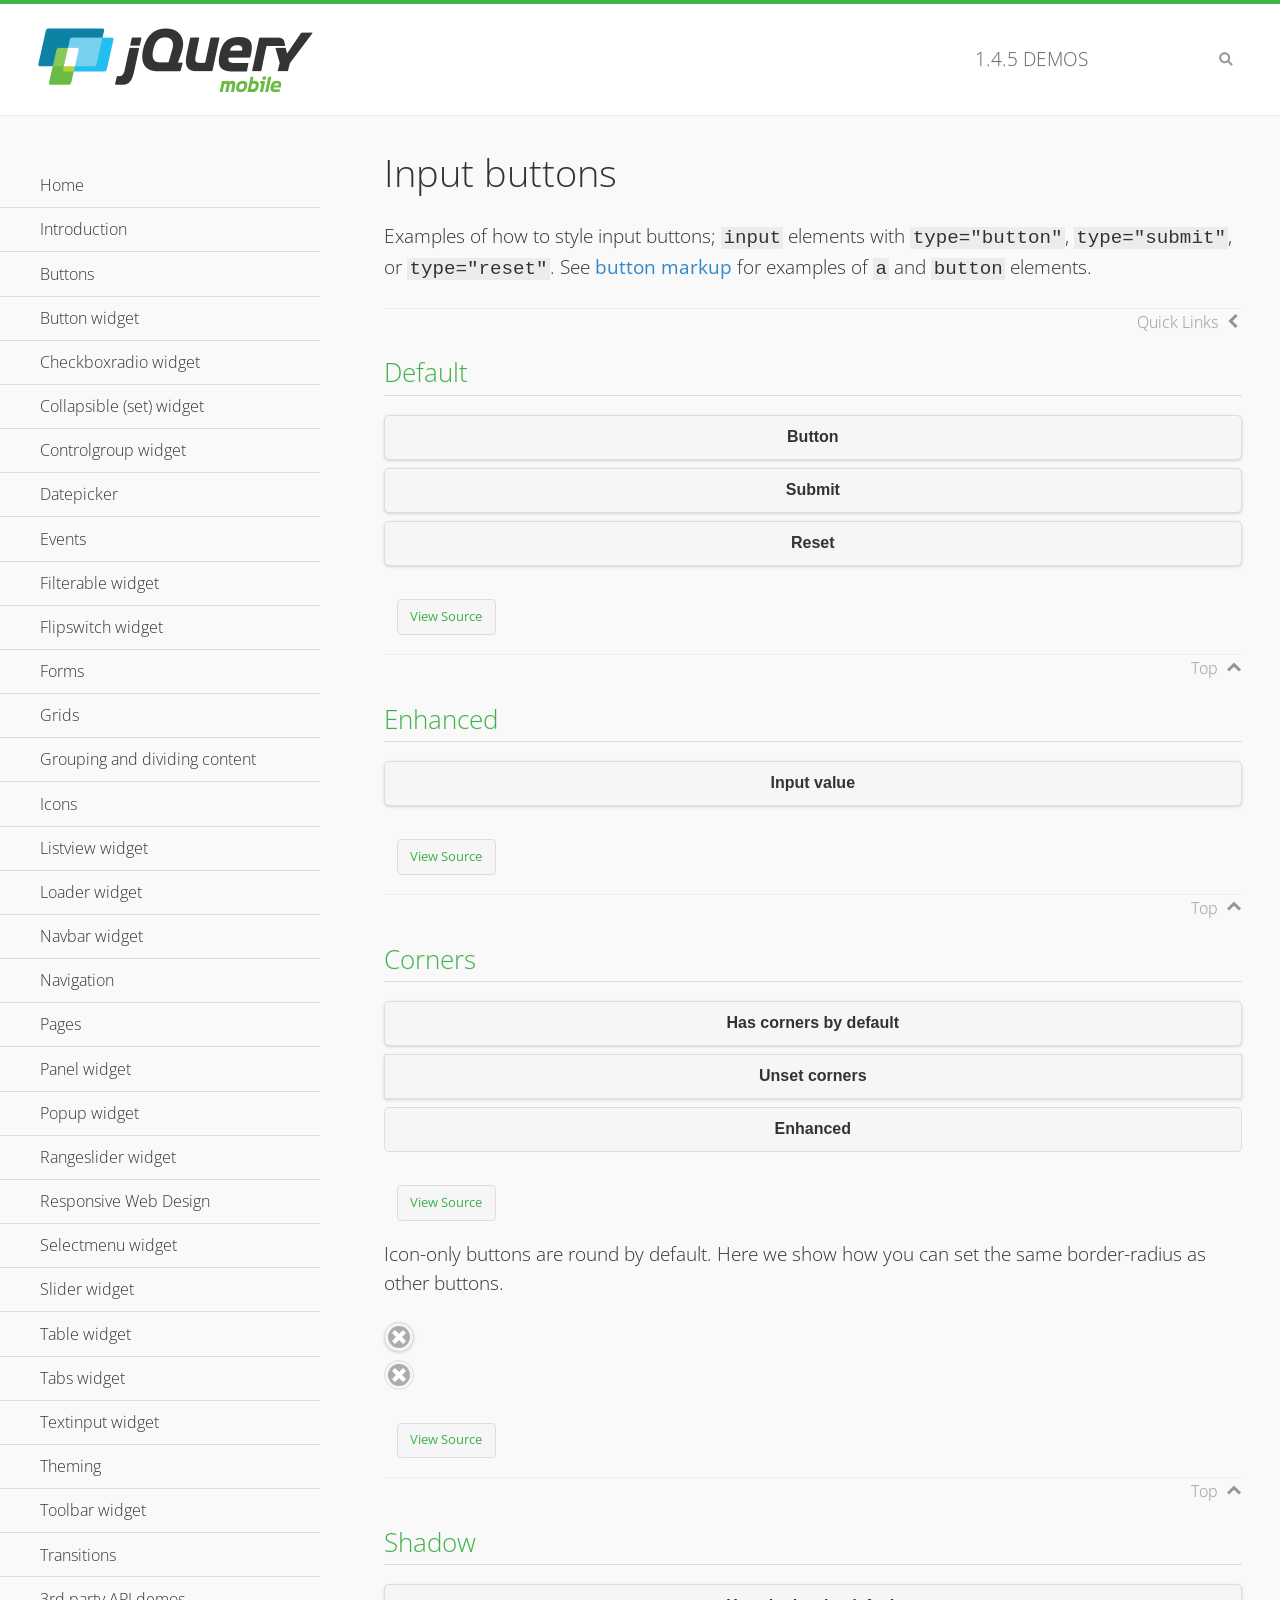
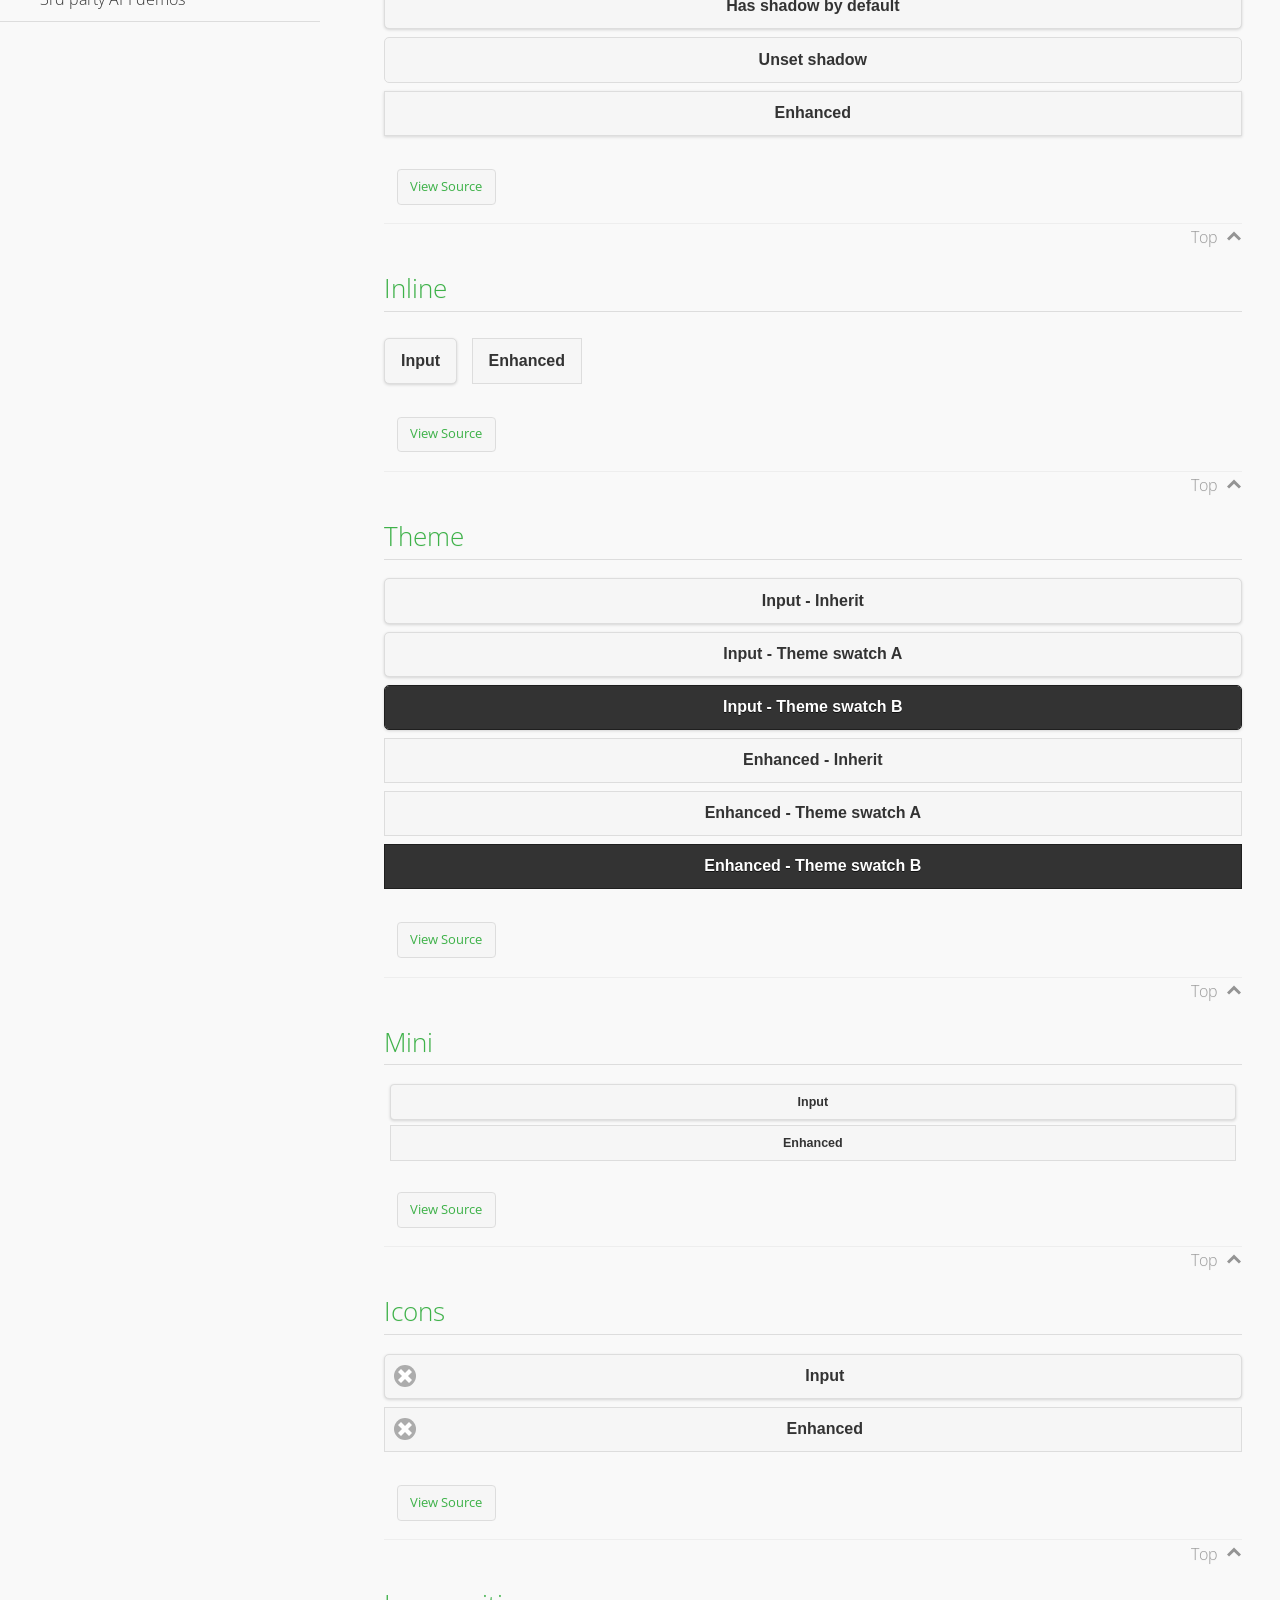
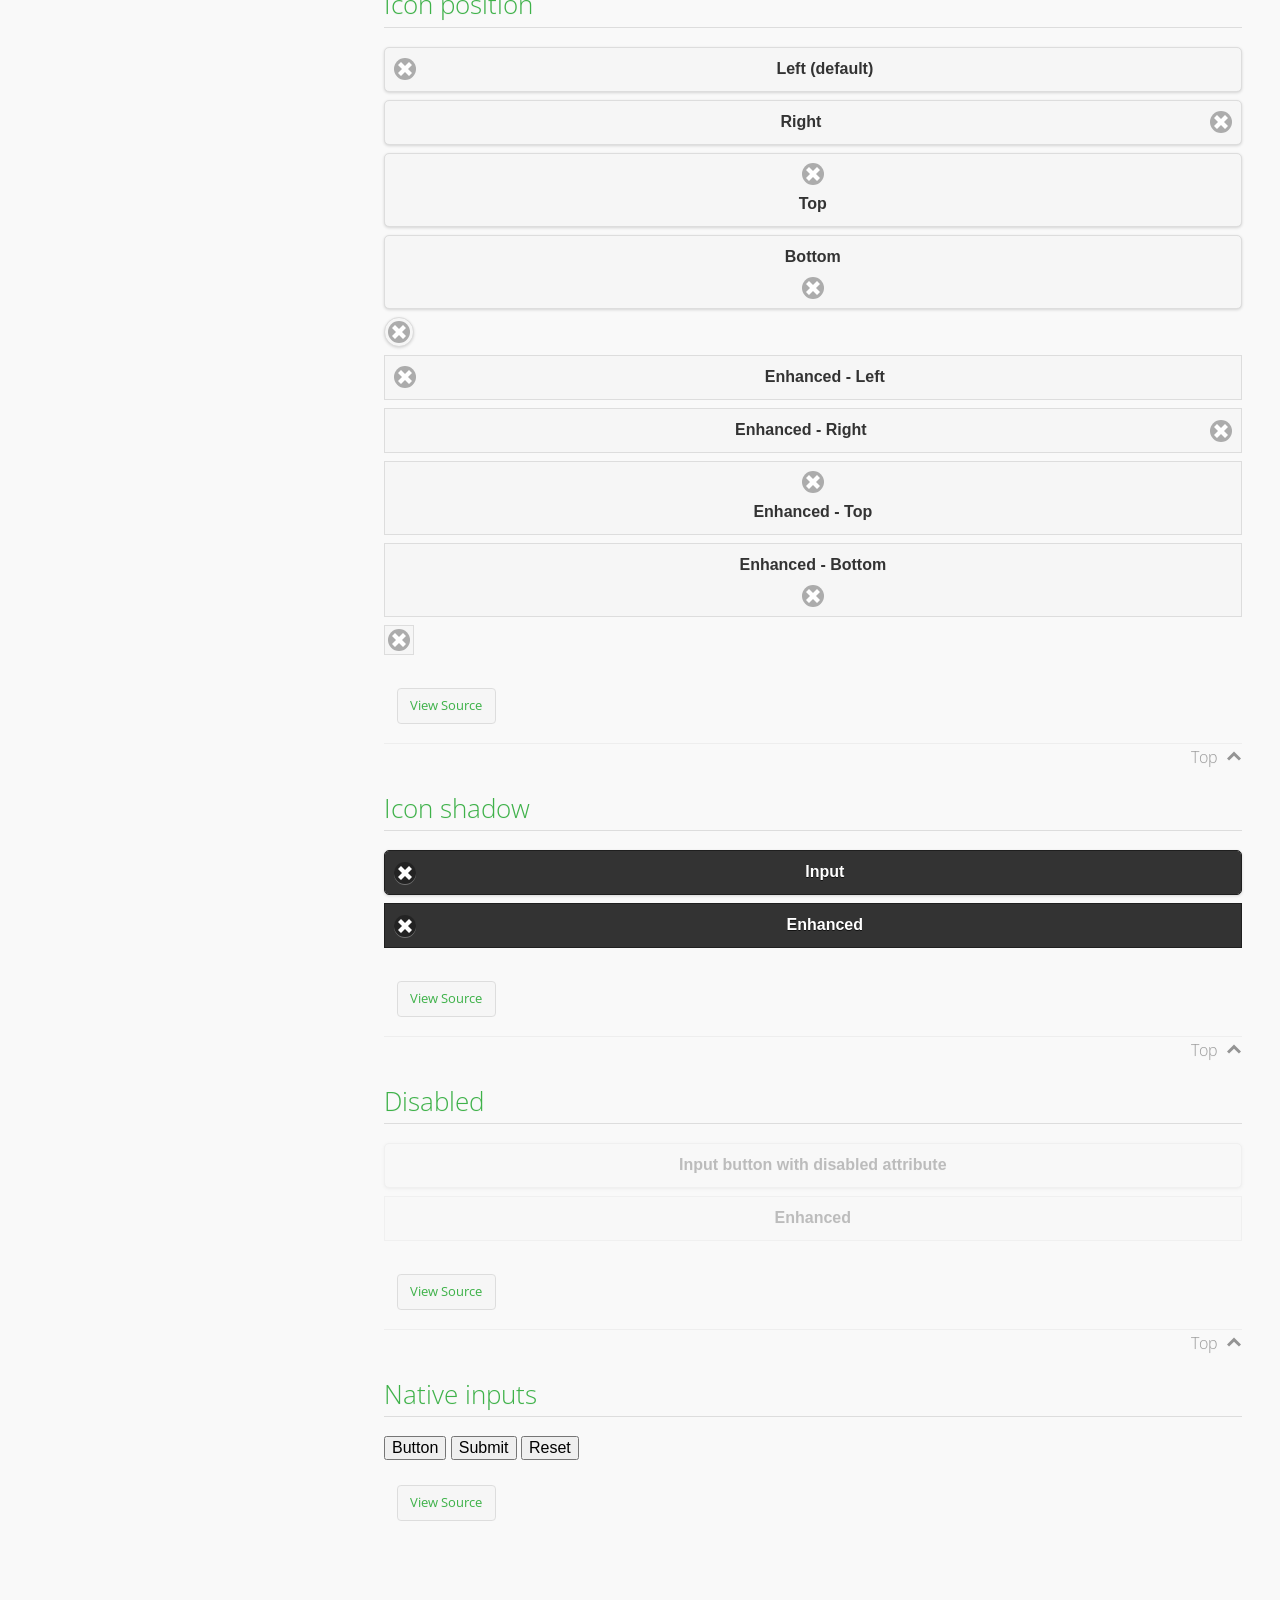
<file: mobile/demos/button/index.html>
<!DOCTYPE html>
<html>
<head>
	<meta charset="utf-8">
	<meta name="viewport" content="width=device-width, initial-scale=1">
	<title>Input buttons - jQuery Mobile Demos</title>
	<link rel="shortcut icon" href="../favicon.ico">
    <link rel="stylesheet" href="http://fonts.googleapis.com/css?family=Open+Sans:300,400,700">
	<link rel="stylesheet" href="../css/themes/default/jquery.mobile-1.4.5.min.css">
	<link rel="stylesheet" href="../_assets/css/jqm-demos.css">
	<script src="../js/jquery.js"></script>
	<script src="../_assets/js/index.js"></script>
	<script src="../js/jquery.mobile-1.4.5.min.js"></script>
</head>
<body>
<div data-role="page" class="jqm-demos" data-quicklinks="true">

	<div data-role="header" class="jqm-header">
		<h2><a href="../" title="jQuery Mobile Demos home"><img src="../_assets/img/jquery-logo.png" alt="jQuery Mobile"></a></h2>
		<p><span class="jqm-version"></span> Demos</p>
		<a href="#" class="jqm-navmenu-link ui-btn ui-btn-icon-notext ui-corner-all ui-icon-bars ui-nodisc-icon ui-alt-icon ui-btn-left">Menu</a>
		<a href="#" class="jqm-search-link ui-btn ui-btn-icon-notext ui-corner-all ui-icon-search ui-nodisc-icon ui-alt-icon ui-btn-right">Search</a>
	</div><!-- /header -->

	<div role="main" class="ui-content jqm-content">

		<h1>Input buttons</h1>

		<p>Examples of how to style input buttons; <code>input</code> elements with <code>type="button"</code>, <code>type="submit"</code>, or <code>type="reset"</code>. See <a href="../button-markup/">button markup</a> for examples of <code>a</code> and <code>button</code> elements.</p>

		<h2>Default</h2>

		<div data-demo-html="true">
			<form>
				<input type="button" value="Button">
				<input type="submit" value="Submit">
				<input type="reset" value="Reset">
			</form>
		</div><!--/demo-html -->

		<h2>Enhanced</h2>

		<div data-demo-html="true">
			<form>
				<div class="ui-input-btn ui-btn ui-corner-all ui-shadow">
					Input value
					<input type="button" data-enhanced="true" value="Input value">
				</div>
			</form>
		</div><!--/demo-html -->

		<h2>Corners</h2>

		<div data-demo-html="true">
			<form>
				<input type="button" value="Has corners by default">
				<input type="button" data-corners="false" value="Unset corners">
				<div class="ui-input-btn ui-btn ui-corner-all">
					Enhanced
					<input type="button" data-enhanced="true" value="Enhanced">
				</div>
			</form>
		</div><!--/demo-html -->

		<p>Icon-only buttons are round by default. Here we show how you can set the same border-radius as other buttons.</p>

		<div data-demo-html="true" data-demo-css="true">
			<form>
				<input type="button" data-icon="delete" data-iconpos="notext" value="Icon only">
				<div id="custom-border-radius">
					<div class="ui-input-btn ui-btn ui-icon-delete ui-btn-icon-notext ui-corner-all">
						Enhanced - Icon only
						<input type="button" data-enhanced="true" value="Enhanced - Icon only">
					</div>
				</div>
			</form>
		</div><!--/demo-html -->

		<h2>Shadow</h2>

		<div data-demo-html="true">
			<form>
				<input type="button" value="Has shadow by default">
				<input type="button" data-shadow="false" value="Unset shadow">
				<div class="ui-input-btn ui-btn ui-shadow">
					Enhanced
					<input type="button" data-enhanced="true" value="Enhanced">
				</div>
			</form>
		</div><!--/demo-html -->

		<h2>Inline</h2>

		<div data-demo-html="true">
			<form>
				<input type="button" data-inline="true" value="Input">
				<div class="ui-input-btn ui-btn ui-btn-inline">
					Enhanced
					<input type="button" data-enhanced="true" value="Enhanced">
				</div>
			</form>
		</div><!--/demo-html -->

		<h2>Theme</h2>

		<div data-demo-html="true">
			<form>
				<input type="button" value="Input - Inherit">
				<input type="button" data-theme="a" value="Input - Theme swatch A">
				<input type="button" data-theme="b" value="Input - Theme swatch B">
				<div class="ui-input-btn ui-btn">
					Enhanced - Inherit
					<input type="button" data-enhanced="true" value="Enhanced - Inherit">
				</div>
				<div class="ui-input-btn ui-btn ui-btn-a">
					Enhanced - Theme swatch A
					<input type="button" data-enhanced="true" value="Enhanced - Theme swatch A">
				</div>
				<div class="ui-input-btn ui-btn ui-btn-b">
					Enhanced - Theme swatch B
					<input type="button" data-enhanced="true" value="Enhanced - Theme swatch B">
				</div>
			</form>
		</div><!--/demo-html -->

		<h2>Mini</h2>

		<div data-demo-html="true">
			<form>
				<input type="button" data-mini="true" value="Input">
				<div class="ui-input-btn ui-btn ui-mini">
					Enhanced
					<input type="button" data-enhanced="true" value="Enhanced">
				</div>
			</form>
		</div><!--/demo-html -->

		<h2>Icons</h2>

		<div data-demo-html="true">
			<form>
				<input type="button" data-icon="delete" value="Input">
				<div class="ui-input-btn ui-btn ui-icon-delete ui-btn-icon-left">
					Enhanced
					<input type="button" data-enhanced="true" value="Enhanced">
				</div>
			</form>
		</div><!--/demo-html -->

		<h2>Icon position</h2>

		<div data-demo-html="true">
			<form>
				<input type="button" data-icon="delete" value="Left (default)">
				<input type="button" data-icon="delete" data-iconpos="right" value="Right">
				<input type="button" data-icon="delete" data-iconpos="top" value="Top">
				<input type="button" data-icon="delete" data-iconpos="bottom" value="Bottom">
				<input type="button" data-icon="delete" data-iconpos="notext" value="Icon only">
				<div class="ui-input-btn ui-btn ui-icon-delete ui-btn-icon-left">
					Enhanced - Left
					<input type="button" data-enhanced="true" value="Enhanced - Left">
				</div>
				<div class="ui-input-btn ui-btn ui-icon-delete ui-btn-icon-right">
					Enhanced - Right
					<input type="button" data-enhanced="true" value="Enhanced - Right">
				</div>
				<div class="ui-input-btn ui-btn ui-icon-delete ui-btn-icon-top">
					Enhanced - Top
					<input type="button" data-enhanced="true" value="Enhanced - Top">
				</div>
				<div class="ui-input-btn ui-btn ui-icon-delete ui-btn-icon-bottom">
					Enhanced - Bottom
					<input type="button" data-enhanced="true" value="Enhanced - Bottom">
				</div>
				<div class="ui-input-btn ui-btn ui-icon-delete ui-btn-icon-notext">
					Enhanced - Icon only
					<input type="button" data-enhanced="true" value="Enhanced - Icon only">
				</div>
			</form>
		</div><!--/demo-html -->

		<h2>Icon shadow</h2>

		<div data-demo-html="true">
			<form>
				<input type="button" data-theme="b" data-icon="delete" data-iconshadow="true" value="Input">
				<div class="ui-input-btn ui-btn ui-btn-b ui-icon-delete ui-btn-icon-left ui-shadow-icon">
					Enhanced
					<input type="button" data-enhanced="true" value="Enhanced">
				</div>
			</form>
		</div><!--/demo-html -->

		<h2>Disabled</h2>

		<div data-demo-html="true">
			<form>
				<input type="button" disabled value="Input button with disabled attribute">
				<div class="ui-input-btn ui-btn ui-state-disabled">
					Enhanced
					<input type="button" disabled data-enhanced="true" value="Enhanced">
				</div>
			</form>
		</div><!--/demo-html -->

		<h2>Native inputs</h2>

		<div data-demo-html="true">
			<form>
				<input type="button" data-role="none" value="Button">
				<input type="submit" data-role="none" value="Submit">
				<input type="reset" data-role="none" value="Reset">
			</form>
		</div><!--/demo-html -->

	</div><!-- /content -->
	    <div data-role="panel" class="jqm-navmenu-panel" data-position="left" data-display="overlay" data-theme="a">
	    	<ul class="jqm-list ui-alt-icon ui-nodisc-icon">
<li data-filtertext="demos homepage" data-icon="home"><a href=".././">Home</a></li>
<li data-filtertext="introduction overview getting started"><a href="../intro/" data-ajax="false">Introduction</a></li>
<li data-filtertext="buttons button markup buttonmarkup method anchor link button element"><a href="../button-markup/" data-ajax="false">Buttons</a></li>
<li data-filtertext="form button widget input button submit reset"><a href="../button/" data-ajax="false">Button widget</a></li>
<li data-role="collapsible" data-enhanced="true" data-collapsed-icon="carat-d" data-expanded-icon="carat-u" data-iconpos="right" data-inset="false" class="ui-collapsible ui-collapsible-themed-content ui-collapsible-collapsed">
	<h3 class="ui-collapsible-heading ui-collapsible-heading-collapsed">
		<a href="#" class="ui-collapsible-heading-toggle ui-btn ui-btn-icon-right ui-btn-inherit ui-icon-carat-d">
		    Checkboxradio widget<span class="ui-collapsible-heading-status"> click to expand contents</span>
		</a>
	</h3>
	<div class="ui-collapsible-content ui-body-inherit ui-collapsible-content-collapsed" aria-hidden="true">
		<ul>
			<li data-filtertext="form checkboxradio widget checkbox input checkboxes controlgroups"><a href="../checkboxradio-checkbox/" data-ajax="false">Checkboxes</a></li>
			<li data-filtertext="form checkboxradio widget radio input radio buttons controlgroups"><a href="../checkboxradio-radio/" data-ajax="false">Radio buttons</a></li>
		</ul>
	</div>
</li>
<li data-role="collapsible" data-enhanced="true" data-collapsed-icon="carat-d" data-expanded-icon="carat-u" data-iconpos="right" data-inset="false" class="ui-collapsible ui-collapsible-themed-content ui-collapsible-collapsed">
	<h3 class="ui-collapsible-heading ui-collapsible-heading-collapsed">
		<a href="#" class="ui-collapsible-heading-toggle ui-btn ui-btn-icon-right ui-btn-inherit ui-icon-carat-d">
			Collapsible (set) widget<span class="ui-collapsible-heading-status"> click to expand contents</span>
		</a>
	</h3>
	<div class="ui-collapsible-content ui-body-inherit ui-collapsible-content-collapsed" aria-hidden="true">
		<ul>
			<li data-filtertext="collapsibles content formatting"><a href="../collapsible/" data-ajax="false">Collapsible</a></li>
			<li data-filtertext="dynamic collapsible set accordion append expand"><a href="../collapsible-dynamic/" data-ajax="false">Dynamic collapsibles</a></li>
			<li data-filtertext="accordions collapsible set widget content formatting grouped collapsibles"><a href="../collapsibleset/" data-ajax="false">Collapsible set</a></li>
		</ul>
	</div>
</li>
<li data-role="collapsible" data-enhanced="true" data-collapsed-icon="carat-d" data-expanded-icon="carat-u" data-iconpos="right" data-inset="false" class="ui-collapsible ui-collapsible-themed-content ui-collapsible-collapsed">
	<h3 class="ui-collapsible-heading ui-collapsible-heading-collapsed">
		<a href="#" class="ui-collapsible-heading-toggle ui-btn ui-btn-icon-right ui-btn-inherit ui-icon-carat-d">
			Controlgroup widget<span class="ui-collapsible-heading-status"> click to expand contents</span>
		</a>
	</h3>
	<div class="ui-collapsible-content ui-body-inherit ui-collapsible-content-collapsed" aria-hidden="true">
		<ul>
			<li data-filtertext="controlgroups selectmenu checkboxradio input grouped buttons horizontal vertical"><a href="../controlgroup/" data-ajax="false">Controlgroup</a></li>
			<li data-filtertext="dynamic controlgroup dynamically add buttons"><a href="../controlgroup-dynamic/" data-ajax="false">Dynamic controlgroups</a></li>
		</ul>
	</div>
</li>
<li data-filtertext="form datepicker widget date input"><a href="../datepicker/" data-ajax="false">Datepicker</a></li>
<li data-role="collapsible" data-enhanced="true" data-collapsed-icon="carat-d" data-expanded-icon="carat-u" data-iconpos="right" data-inset="false" class="ui-collapsible ui-collapsible-themed-content ui-collapsible-collapsed">
	<h3 class="ui-collapsible-heading ui-collapsible-heading-collapsed">
		<a href="#" class="ui-collapsible-heading-toggle ui-btn ui-btn-icon-right ui-btn-inherit ui-icon-carat-d">
			Events<span class="ui-collapsible-heading-status"> click to expand contents</span>
		</a>
	</h3>
	<div class="ui-collapsible-content ui-body-inherit ui-collapsible-content-collapsed" aria-hidden="true">
		<ul>
			<li data-filtertext="swipe to delete list items listviews swipe events"><a href="../swipe-list/" data-ajax="false">Swipe list items</a></li>
			<li data-filtertext="swipe to navigate swipe page navigation swipe events"><a href="../swipe-page/" data-ajax="false">Swipe page navigation</a></li>
		</ul>
	</div>
</li>
<li data-filtertext="filterable filter elements sorting searching listview table"><a href="../filterable/" data-ajax="false">Filterable widget</a></li>
<li data-filtertext="form flipswitch widget flip toggle switch binary select checkbox input"><a href="../flipswitch/" data-ajax="false">Flipswitch widget</a></li>
<li data-role="collapsible" data-enhanced="true" data-collapsed-icon="carat-d" data-expanded-icon="carat-u" data-iconpos="right" data-inset="false" class="ui-collapsible ui-collapsible-themed-content ui-collapsible-collapsed">
	<h3 class="ui-collapsible-heading ui-collapsible-heading-collapsed">
		<a href="#" class="ui-collapsible-heading-toggle ui-btn ui-btn-icon-right ui-btn-inherit ui-icon-carat-d">
			Forms<span class="ui-collapsible-heading-status"> click to expand contents</span>
		</a>
	</h3>
	<div class="ui-collapsible-content ui-body-inherit ui-collapsible-content-collapsed" aria-hidden="true">
		<ul>
			<li data-filtertext="forms text checkbox radio range button submit reset inputs selects textarea slider flipswitch label form elements"><a href="../forms/" data-ajax="false">Forms</a></li>
			<li data-filtertext="form hide labels hidden accessible ui-hidden-accessible forms"><a href="../forms-label-hidden-accessible/" data-ajax="false">Hide labels</a></li>
			<li data-filtertext="form field containers fieldcontain ui-field-contain forms"><a href="../forms-field-contain/" data-ajax="false">Field containers</a></li>
			<li data-filtertext="forms disabled form elements"><a href="../forms-disabled/" data-ajax="false">Forms disabled</a></li>
			<li data-filtertext="forms gallery examples overview forms text checkbox radio range button submit reset inputs selects textarea slider flipswitch label form elements"><a href="../forms-gallery/" data-ajax="false">Forms gallery</a></li>
		</ul>
	</div>
</li>
<li data-role="collapsible" data-enhanced="true" data-collapsed-icon="carat-d" data-expanded-icon="carat-u" data-iconpos="right" data-inset="false" class="ui-collapsible ui-collapsible-themed-content ui-collapsible-collapsed">
	<h3 class="ui-collapsible-heading ui-collapsible-heading-collapsed">
		<a href="#" class="ui-collapsible-heading-toggle ui-btn ui-btn-icon-right ui-btn-inherit ui-icon-carat-d">
			Grids<span class="ui-collapsible-heading-status"> click to expand contents</span>
		</a>
	</h3>
	<div class="ui-collapsible-content ui-body-inherit ui-collapsible-content-collapsed" aria-hidden="true">
		<ul>
			<li data-filtertext="grids columns blocks content formatting rwd responsive css framework"><a href="../grids/" data-ajax="false">Grids</a></li>
			<li data-filtertext="buttons in grids css framework"><a href="../grids-buttons/" data-ajax="false">Buttons in grids</a></li>
			<li data-filtertext="custom responsive grids rwd css framework"><a href="../grids-custom-responsive/" data-ajax="false">Custom responsive grids</a></li>
		</ul>
	</div>
</li>
<li data-filtertext="blocks content formatting sections heading"><a href="../body-bar-classes/" data-ajax="false">Grouping and dividing content</a></li>
<li data-role="collapsible" data-enhanced="true" data-collapsed-icon="carat-d" data-expanded-icon="carat-u" data-iconpos="right" data-inset="false" class="ui-collapsible ui-collapsible-themed-content ui-collapsible-collapsed">
	<h3 class="ui-collapsible-heading ui-collapsible-heading-collapsed">
		<a href="#" class="ui-collapsible-heading-toggle ui-btn ui-btn-icon-right ui-btn-inherit ui-icon-carat-d">
			Icons<span class="ui-collapsible-heading-status"> click to expand contents</span>
		</a>
	</h3>
	<div class="ui-collapsible-content ui-body-inherit ui-collapsible-content-collapsed" aria-hidden="true">
		<ul>
			<li data-filtertext="button icons svg disc alt custom icon position"><a href="../icons/" data-ajax="false">Icons</a></li>
			<li data-filtertext=""><a href="../icons-grunticon/" data-ajax="false">Grunticon loader</a></li>
		</ul>
	</div>
</li>
<li data-role="collapsible" data-enhanced="true" data-collapsed-icon="carat-d" data-expanded-icon="carat-u" data-iconpos="right" data-inset="false" class="ui-collapsible ui-collapsible-themed-content ui-collapsible-collapsed">
	<h3 class="ui-collapsible-heading ui-collapsible-heading-collapsed">
		<a href="#" class="ui-collapsible-heading-toggle ui-btn ui-btn-icon-right ui-btn-inherit ui-icon-carat-d">
			Listview widget<span class="ui-collapsible-heading-status"> click to expand contents</span>
		</a>
	</h3>
	<div class="ui-collapsible-content ui-body-inherit ui-collapsible-content-collapsed" aria-hidden="true">
		<ul>
			<li data-filtertext="listview widget thumbnails icons nested split button collapsible ul ol"><a href="../listview/" data-ajax="false">Listview</a></li>
			<li data-filtertext="autocomplete filterable reveal listview filtertextbeforefilter placeholder"><a href="../listview-autocomplete/" data-ajax="false">Listview autocomplete</a></li>
			<li data-filtertext="autocomplete filterable reveal listview remote data filtertextbeforefilter placeholder"><a href="../listview-autocomplete-remote/" data-ajax="false">Listview autocomplete remote data</a></li>
			<li data-filtertext="autodividers anchor jump scroll linkbars listview lists ul ol"><a href="../listview-autodividers-linkbar/" data-ajax="false">Listview autodividers linkbar</a></li>
			<li data-filtertext="listview autodividers selector autodividersselector lists ul ol"><a href="../listview-autodividers-selector/" data-ajax="false">Listview autodividers selector</a></li>
			<li data-filtertext="listview nested list items"><a href="../listview-nested-lists/" data-ajax="false">Nested Listviews</a></li>
			<li data-filtertext="listview collapsible list items flat"><a href="../listview-collapsible-item-flat/" data-ajax="false">Listview collapsible list items (flat)</a></li>
			<li data-filtertext="listview collapsible list indented"><a href="../listview-collapsible-item-indented/" data-ajax="false">Listview collapsible list items (indented)</a></li>
			<li data-filtertext="grid listview responsive grids responsive listviews lists ul"><a href="../listview-grid/" data-ajax="false">Listview responsive grid</a></li>
		</ul>
	</div>
</li>
<li data-filtertext="loader widget page loading navigation overlay spinner"><a href="../loader/" data-ajax="false">Loader widget</a></li>
<li data-filtertext="navbar widget navmenu toolbars header footer"><a href="../navbar/" data-ajax="false">Navbar widget</a></li>
<li data-role="collapsible" data-enhanced="true" data-collapsed-icon="carat-d" data-expanded-icon="carat-u" data-iconpos="right" data-inset="false" class="ui-collapsible ui-collapsible-themed-content ui-collapsible-collapsed">
	<h3 class="ui-collapsible-heading ui-collapsible-heading-collapsed">
		<a href="#" class="ui-collapsible-heading-toggle ui-btn ui-btn-icon-right ui-btn-inherit ui-icon-carat-d">
			Navigation<span class="ui-collapsible-heading-status"> click to expand contents</span>
		</a>
	</h3>
	<div class="ui-collapsible-content ui-body-inherit ui-collapsible-content-collapsed" aria-hidden="true">
		<ul>
			<li data-filtertext="ajax navigation navigate widget history event method"><a href="../navigation/" data-ajax="false">Navigation</a></li>
			<li data-filtertext="linking pages page links navigation ajax prefetch cache"><a href="../navigation-linking-pages/" data-ajax="false">Linking pages</a></li>
			<!-- <li data-filtertext="php redirect server redirection server-side navigation"><a href="../navigation-php-redirect/" data-ajax="false">PHP redirect demo</a></li>-->
			<li data-filtertext="navigation redirection hash query"><a href="../navigation-hash-processing/" data-ajax="false">Hash processing demo</a></li>
			<li data-filtertext="navigation redirection hash query"><a href="../page-events/" data-ajax="false">Page Navigation Events</a></li>
		</ul>
	</div>
</li>
<li data-role="collapsible" data-enhanced="true" data-collapsed-icon="carat-d" data-expanded-icon="carat-u" data-iconpos="right" data-inset="false" class="ui-collapsible ui-collapsible-themed-content ui-collapsible-collapsed">
	<h3 class="ui-collapsible-heading ui-collapsible-heading-collapsed">
		<a href="#" class="ui-collapsible-heading-toggle ui-btn ui-btn-icon-right ui-btn-inherit ui-icon-carat-d">
			Pages<span class="ui-collapsible-heading-status"> click to expand contents</span>
		</a>
	</h3>
	<div class="ui-collapsible-content ui-body-inherit ui-collapsible-content-collapsed" aria-hidden="true">
		<ul>
			<li data-filtertext="pages page widget ajax navigation"><a href="../pages/" data-ajax="false">Pages</a></li>
			<li data-filtertext="single page"><a href="../pages-single-page/" data-ajax="false">Single page</a></li>
			<li data-filtertext="multipage multi-page page"><a href="../pages-multi-page/" data-ajax="false">Multi-page template</a></li>
			<li data-filtertext="dialog page widget modal popup"><a href="../pages-dialog/" data-ajax="false">Dialog page</a></li>
		</ul>
	</div>
</li>
<li data-role="collapsible" data-enhanced="true" data-collapsed-icon="carat-d" data-expanded-icon="carat-u" data-iconpos="right" data-inset="false" class="ui-collapsible ui-collapsible-themed-content ui-collapsible-collapsed">
	<h3 class="ui-collapsible-heading ui-collapsible-heading-collapsed">
		<a href="#" class="ui-collapsible-heading-toggle ui-btn ui-btn-icon-right ui-btn-inherit ui-icon-carat-d">
			Panel widget<span class="ui-collapsible-heading-status"> click to expand contents</span>
		</a>
	</h3>
	<div class="ui-collapsible-content ui-body-inherit ui-collapsible-content-collapsed" aria-hidden="true">
		<ul>
			<li data-filtertext="panel widget sliding panels reveal push overlay responsive"><a href="../panel/" data-ajax="false">Panel</a></li>
			<li data-filtertext=""><a href="../panel-external/" data-ajax="false">External panels</a></li>
			<li data-filtertext="panel "><a href="../panel-fixed/" data-ajax="false">Fixed panels</a></li>
			<li data-filtertext="panel slide panels sliding panels shadow rwd responsive breakpoint"><a href="../panel-responsive/" data-ajax="false">Panels responsive</a></li>
			<li data-filtertext="panel custom style custom panel width reveal shadow listview panel styling page background wrapper"><a href="../panel-styling/" data-ajax="false">Custom panel style</a></li>
			<li data-filtertext="panel open on swipe"><a href="../panel-swipe-open/" data-ajax="false">Panel open on swipe</a></li>
			<li data-filtertext="panels outside page internal external toolbars"><a href="../panel-external-internal/" data-ajax="false">Panel external and internal</a></li>
		</ul>
	</div>
</li>
<li data-role="collapsible" data-enhanced="true" data-collapsed-icon="carat-d" data-expanded-icon="carat-u" data-iconpos="right" data-inset="false" class="ui-collapsible ui-collapsible-themed-content ui-collapsible-collapsed">
	<h3 class="ui-collapsible-heading ui-collapsible-heading-collapsed">
		<a href="#" class="ui-collapsible-heading-toggle ui-btn ui-btn-icon-right ui-btn-inherit ui-icon-carat-d">
			Popup widget<span class="ui-collapsible-heading-status"> click to expand contents</span>
		</a>
	</h3>
	<div class="ui-collapsible-content ui-body-inherit ui-collapsible-content-collapsed" aria-hidden="true">
		<ul>
			<li data-filtertext="popup widget popups dialog modal transition tooltip lightbox form overlay screen flip pop fade transition"><a href="../popup/" data-ajax="false">Popup</a></li>
			<li data-filtertext="popup alignment position"><a href="../popup-alignment/" data-ajax="false">Popup alignment</a></li>
			<li data-filtertext="popup arrow size popups popover"><a href="../popup-arrow-size/" data-ajax="false">Popup arrow size</a></li>
			<li data-filtertext="dynamic popups popup images lightbox"><a href="../popup-dynamic/" data-ajax="false">Dynamic popups</a></li>
			<li data-filtertext="popups with iframes scaling"><a href="../popup-iframe/" data-ajax="false">Popups with iframes</a></li>
			<li data-filtertext="popup image scaling"><a href="../popup-image-scaling/" data-ajax="false">Popup image scaling</a></li>
			<li data-filtertext="external popup outside multi-page"><a href="../popup-outside-multipage/" data-ajax="false">Popup outside multi-page</a></li>
		</ul>
	</div>
</li>
<li data-filtertext="form rangeslider widget dual sliders dual handle sliders range input"><a href="../rangeslider/" data-ajax="false">Rangeslider widget</a></li>
<li data-filtertext="responsive web design rwd adaptive progressive enhancement PE accessible mobile breakpoints media query media queries"><a href="../rwd/" data-ajax="false">Responsive Web Design</a></li>
<li data-role="collapsible" data-enhanced="true" data-collapsed-icon="carat-d" data-expanded-icon="carat-u" data-iconpos="right" data-inset="false" class="ui-collapsible ui-collapsible-themed-content ui-collapsible-collapsed">
	<h3 class="ui-collapsible-heading ui-collapsible-heading-collapsed">
		<a href="#" class="ui-collapsible-heading-toggle ui-btn ui-btn-icon-right ui-btn-inherit ui-icon-carat-d">
			Selectmenu widget<span class="ui-collapsible-heading-status"> click to expand contents</span>
		</a>
	</h3>
	<div class="ui-collapsible-content ui-body-inherit ui-collapsible-content-collapsed" aria-hidden="true">
		<ul>
			<li data-filtertext="form selectmenu widget select input custom select menu selects"><a href="../selectmenu/" data-ajax="false">Selectmenu</a></li>
			<li data-filtertext="form custom select menu selectmenu widget custom menu option optgroup multiple selects"><a href="../selectmenu-custom/" data-ajax="false">Custom select menu</a></li>
			<li data-filtertext="filterable select filter popup dialog"><a href="../selectmenu-custom-filter/" data-ajax="false">Custom select menu with filter</a></li>
		</ul>
	</div>
</li>
<li data-role="collapsible" data-enhanced="true" data-collapsed-icon="carat-d" data-expanded-icon="carat-u" data-iconpos="right" data-inset="false" class="ui-collapsible ui-collapsible-themed-content ui-collapsible-collapsed">
	<h3 class="ui-collapsible-heading ui-collapsible-heading-collapsed">
		<a href="#" class="ui-collapsible-heading-toggle ui-btn ui-btn-icon-right ui-btn-inherit ui-icon-carat-d">
			Slider widget<span class="ui-collapsible-heading-status"> click to expand contents</span>
		</a>
	</h3>
	<div class="ui-collapsible-content ui-body-inherit ui-collapsible-content-collapsed" aria-hidden="true">
		<ul>
			<li data-filtertext="form slider widget range input single sliders"><a href="../slider/" data-ajax="false">Slider</a></li>
			<li data-filtertext="form slider widget flipswitch slider binary select flip toggle switch"><a href="../slider-flipswitch/" data-ajax="false">Slider flip toggle switch</a></li>
			<li data-filtertext="form slider tooltip handle value input range sliders"><a href="../slider-tooltip/" data-ajax="false">Slider tooltip</a></li>
		</ul>
	</div>
</li>
<li data-role="collapsible" data-enhanced="true" data-collapsed-icon="carat-d" data-expanded-icon="carat-u" data-iconpos="right" data-inset="false" class="ui-collapsible ui-collapsible-themed-content ui-collapsible-collapsed">
	<h3 class="ui-collapsible-heading ui-collapsible-heading-collapsed">
		<a href="#" class="ui-collapsible-heading-toggle ui-btn ui-btn-icon-right ui-btn-inherit ui-icon-carat-d">
			Table widget<span class="ui-collapsible-heading-status"> click to expand contents</span>
		</a>
	</h3>
	<div class="ui-collapsible-content ui-body-inherit ui-collapsible-content-collapsed" aria-hidden="true">
		<ul>
			<li data-filtertext="table widget reflow column toggle th td responsive tables rwd hide show tabular"><a href="../table-column-toggle/" data-ajax="false">Table Column Toggle</a></li>
			<li data-filtertext="table column toggle phone comparison demo"><a href="../table-column-toggle-example/" data-ajax="false">Table Column Toggle demo</a></li>
			<li data-filtertext="responsive tables table column toggle heading groups rwd breakpoint"><a href="../table-column-toggle-heading-groups/" data-ajax="false">Table Column Toggle heading groups</a></li>
			<li data-filtertext="responsive tables table column toggle hide rwd breakpoint customization options"><a href="../table-column-toggle-options/" data-ajax="false">Table Column Toggle options</a></li>
			<li data-filtertext="table reflow th td responsive rwd columns tabular"><a href="../table-reflow/" data-ajax="false">Table Reflow</a></li>
			<li data-filtertext="responsive tables table reflow heading groups rwd breakpoint"><a href="../table-reflow-heading-groups/" data-ajax="false">Table Reflow heading groups</a></li>
			<li data-filtertext="responsive tables table reflow stripes strokes table style"><a href="../table-reflow-stripes-strokes/" data-ajax="false">Table Reflow stripes and strokes</a></li>
			<li data-filtertext="responsive tables table reflow stack custom styles"><a href="../table-reflow-styling/" data-ajax="false">Table Reflow custom styles</a></li>
		</ul>
	</div>
</li>
<li data-filtertext="ui tabs widget"><a href="../tabs/" data-ajax="false">Tabs widget</a></li>
<li data-filtertext="form textinput widget text input textarea number date time tel email file color password"><a href="../textinput/" data-ajax="false">Textinput widget</a></li>
<li data-role="collapsible" data-enhanced="true" data-collapsed-icon="carat-d" data-expanded-icon="carat-u" data-iconpos="right" data-inset="false" class="ui-collapsible ui-collapsible-themed-content ui-collapsible-collapsed">
	<h3 class="ui-collapsible-heading ui-collapsible-heading-collapsed">
		<a href="#" class="ui-collapsible-heading-toggle ui-btn ui-btn-icon-right ui-btn-inherit ui-icon-carat-d">
			Theming<span class="ui-collapsible-heading-status"> click to expand contents</span>
		</a>
	</h3>
	<div class="ui-collapsible-content ui-body-inherit ui-collapsible-content-collapsed" aria-hidden="true">
		<ul>
			<li data-filtertext="default theme swatches theming style css"><a href="../theme-default/" data-ajax="false">Default theme</a></li>
			<li data-filtertext="classic theme old theme swatches theming style css"><a href="../theme-classic/" data-ajax="false">Classic theme</a></li>
		</ul>
	</div>
</li>
<li data-role="collapsible" data-enhanced="true" data-collapsed-icon="carat-d" data-expanded-icon="carat-u" data-iconpos="right" data-inset="false" class="ui-collapsible ui-collapsible-themed-content ui-collapsible-collapsed">
	<h3 class="ui-collapsible-heading ui-collapsible-heading-collapsed">
		<a href="#" class="ui-collapsible-heading-toggle ui-btn ui-btn-icon-right ui-btn-inherit ui-icon-carat-d">
			Toolbar widget<span class="ui-collapsible-heading-status"> click to expand contents</span>
		</a>
	</h3>
	<div class="ui-collapsible-content ui-body-inherit ui-collapsible-content-collapsed" aria-hidden="true">
		<ul>
			<li data-filtertext="toolbar widget header footer toolbars fixed fullscreen external sections"><a href="../toolbar/" data-ajax="false">Toolbar</a></li>
			<li data-filtertext="dynamic toolbars dynamically add toolbar header footer"><a href="../toolbar-dynamic/" data-ajax="false">Dynamic toolbars</a></li>
			<li data-filtertext="external toolbars header footer"><a href="../toolbar-external/" data-ajax="false">External toolbars</a></li>
			<li data-filtertext="fixed toolbars header footer"><a href="../toolbar-fixed/" data-ajax="false">Fixed toolbars</a></li>
			<li data-filtertext="fixed fullscreen toolbars header footer"><a href="../toolbar-fixed-fullscreen/" data-ajax="false">Fullscreen toolbars</a></li>
			<li data-filtertext="external fixed toolbars header footer"><a href="../toolbar-fixed-external/" data-ajax="false">Fixed external toolbars</a></li>
			<li data-filtertext="external persistent toolbars header footer navbar navmenu"><a href="../toolbar-fixed-persistent/" data-ajax="false">Persistent toolbars</a></li>
			<li data-filtertext="external ajax optimized toolbars persistent toolbars header footer navbar"><a href="../toolbar-fixed-persistent-optimized/" data-ajax="false">Ajax optimized toolbars</a></li>
			<li data-filtertext="form in toolbars header footer"><a href="../toolbar-fixed-forms/" data-ajax="false">Form in toolbar</a></li>
		</ul>
	</div>
</li>
<li data-filtertext="page transitions animated pages popup navigation flip slide fade pop"><a href="../transitions/" data-ajax="false">Transitions</a></li>
<li data-role="collapsible" data-enhanced="true" data-collapsed-icon="carat-d" data-expanded-icon="carat-u" data-iconpos="right" data-inset="false" class="ui-collapsible ui-collapsible-themed-content ui-collapsible-collapsed">
	<h3 class="ui-collapsible-heading ui-collapsible-heading-collapsed">
		<a href="#" class="ui-collapsible-heading-toggle ui-btn ui-btn-icon-right ui-btn-inherit ui-icon-carat-d">
			3rd party API demos<span class="ui-collapsible-heading-status"> click to expand contents</span>
		</a>
	</h3>
	<div class="ui-collapsible-content ui-body-inherit ui-collapsible-content-collapsed" aria-hidden="true">
		<ul>
			<li data-filtertext="backbone requirejs navigation router"><a href="../backbone-requirejs/" data-ajax="false">Backbone RequireJS</a></li>
			<li data-filtertext="google maps geolocation demo"><a href="../map-geolocation/" data-ajax="false">Google Maps geolocation</a></li>
			<li data-filtertext="google maps hybrid"><a href="../map-list-toggle/" data-ajax="false">Google Maps list toggle</a></li>
		</ul>
	</div>
</li>



		     </ul>
		</div><!-- /panel -->


	<div data-role="footer" data-position="fixed" data-tap-toggle="false" class="jqm-footer">
		<p>jQuery Mobile Demos version <span class="jqm-version"></span></p>
		<p>Copyright 2014 The jQuery Foundation</p>
	</div><!-- /footer -->
	<!-- TODO: This should become an external panel so we can add input to markup (unique ID) -->
    <div data-role="panel" class="jqm-search-panel" data-position="right" data-display="overlay" data-theme="a">
		<div class="jqm-search">
			<ul class="jqm-list" data-filter-placeholder="Search demos..." data-filter-reveal="true">
<li data-filtertext="demos homepage" data-icon="home"><a href=".././">Home</a></li>
<li data-filtertext="introduction overview getting started"><a href="../intro/" data-ajax="false">Introduction</a></li>
<li data-filtertext="buttons button markup buttonmarkup method anchor link button element"><a href="../button-markup/" data-ajax="false">Buttons</a></li>
<li data-filtertext="form button widget input button submit reset"><a href="../button/" data-ajax="false">Button widget</a></li>
<li data-role="collapsible" data-enhanced="true" data-collapsed-icon="carat-d" data-expanded-icon="carat-u" data-iconpos="right" data-inset="false" class="ui-collapsible ui-collapsible-themed-content ui-collapsible-collapsed">
	<h3 class="ui-collapsible-heading ui-collapsible-heading-collapsed">
		<a href="#" class="ui-collapsible-heading-toggle ui-btn ui-btn-icon-right ui-btn-inherit ui-icon-carat-d">
		    Checkboxradio widget<span class="ui-collapsible-heading-status"> click to expand contents</span>
		</a>
	</h3>
	<div class="ui-collapsible-content ui-body-inherit ui-collapsible-content-collapsed" aria-hidden="true">
		<ul>
			<li data-filtertext="form checkboxradio widget checkbox input checkboxes controlgroups"><a href="../checkboxradio-checkbox/" data-ajax="false">Checkboxes</a></li>
			<li data-filtertext="form checkboxradio widget radio input radio buttons controlgroups"><a href="../checkboxradio-radio/" data-ajax="false">Radio buttons</a></li>
		</ul>
	</div>
</li>
<li data-role="collapsible" data-enhanced="true" data-collapsed-icon="carat-d" data-expanded-icon="carat-u" data-iconpos="right" data-inset="false" class="ui-collapsible ui-collapsible-themed-content ui-collapsible-collapsed">
	<h3 class="ui-collapsible-heading ui-collapsible-heading-collapsed">
		<a href="#" class="ui-collapsible-heading-toggle ui-btn ui-btn-icon-right ui-btn-inherit ui-icon-carat-d">
			Collapsible (set) widget<span class="ui-collapsible-heading-status"> click to expand contents</span>
		</a>
	</h3>
	<div class="ui-collapsible-content ui-body-inherit ui-collapsible-content-collapsed" aria-hidden="true">
		<ul>
			<li data-filtertext="collapsibles content formatting"><a href="../collapsible/" data-ajax="false">Collapsible</a></li>
			<li data-filtertext="dynamic collapsible set accordion append expand"><a href="../collapsible-dynamic/" data-ajax="false">Dynamic collapsibles</a></li>
			<li data-filtertext="accordions collapsible set widget content formatting grouped collapsibles"><a href="../collapsibleset/" data-ajax="false">Collapsible set</a></li>
		</ul>
	</div>
</li>
<li data-role="collapsible" data-enhanced="true" data-collapsed-icon="carat-d" data-expanded-icon="carat-u" data-iconpos="right" data-inset="false" class="ui-collapsible ui-collapsible-themed-content ui-collapsible-collapsed">
	<h3 class="ui-collapsible-heading ui-collapsible-heading-collapsed">
		<a href="#" class="ui-collapsible-heading-toggle ui-btn ui-btn-icon-right ui-btn-inherit ui-icon-carat-d">
			Controlgroup widget<span class="ui-collapsible-heading-status"> click to expand contents</span>
		</a>
	</h3>
	<div class="ui-collapsible-content ui-body-inherit ui-collapsible-content-collapsed" aria-hidden="true">
		<ul>
			<li data-filtertext="controlgroups selectmenu checkboxradio input grouped buttons horizontal vertical"><a href="../controlgroup/" data-ajax="false">Controlgroup</a></li>
			<li data-filtertext="dynamic controlgroup dynamically add buttons"><a href="../controlgroup-dynamic/" data-ajax="false">Dynamic controlgroups</a></li>
		</ul>
	</div>
</li>
<li data-filtertext="form datepicker widget date input"><a href="../datepicker/" data-ajax="false">Datepicker</a></li>
<li data-role="collapsible" data-enhanced="true" data-collapsed-icon="carat-d" data-expanded-icon="carat-u" data-iconpos="right" data-inset="false" class="ui-collapsible ui-collapsible-themed-content ui-collapsible-collapsed">
	<h3 class="ui-collapsible-heading ui-collapsible-heading-collapsed">
		<a href="#" class="ui-collapsible-heading-toggle ui-btn ui-btn-icon-right ui-btn-inherit ui-icon-carat-d">
			Events<span class="ui-collapsible-heading-status"> click to expand contents</span>
		</a>
	</h3>
	<div class="ui-collapsible-content ui-body-inherit ui-collapsible-content-collapsed" aria-hidden="true">
		<ul>
			<li data-filtertext="swipe to delete list items listviews swipe events"><a href="../swipe-list/" data-ajax="false">Swipe list items</a></li>
			<li data-filtertext="swipe to navigate swipe page navigation swipe events"><a href="../swipe-page/" data-ajax="false">Swipe page navigation</a></li>
		</ul>
	</div>
</li>
<li data-filtertext="filterable filter elements sorting searching listview table"><a href="../filterable/" data-ajax="false">Filterable widget</a></li>
<li data-filtertext="form flipswitch widget flip toggle switch binary select checkbox input"><a href="../flipswitch/" data-ajax="false">Flipswitch widget</a></li>
<li data-role="collapsible" data-enhanced="true" data-collapsed-icon="carat-d" data-expanded-icon="carat-u" data-iconpos="right" data-inset="false" class="ui-collapsible ui-collapsible-themed-content ui-collapsible-collapsed">
	<h3 class="ui-collapsible-heading ui-collapsible-heading-collapsed">
		<a href="#" class="ui-collapsible-heading-toggle ui-btn ui-btn-icon-right ui-btn-inherit ui-icon-carat-d">
			Forms<span class="ui-collapsible-heading-status"> click to expand contents</span>
		</a>
	</h3>
	<div class="ui-collapsible-content ui-body-inherit ui-collapsible-content-collapsed" aria-hidden="true">
		<ul>
			<li data-filtertext="forms text checkbox radio range button submit reset inputs selects textarea slider flipswitch label form elements"><a href="../forms/" data-ajax="false">Forms</a></li>
			<li data-filtertext="form hide labels hidden accessible ui-hidden-accessible forms"><a href="../forms-label-hidden-accessible/" data-ajax="false">Hide labels</a></li>
			<li data-filtertext="form field containers fieldcontain ui-field-contain forms"><a href="../forms-field-contain/" data-ajax="false">Field containers</a></li>
			<li data-filtertext="forms disabled form elements"><a href="../forms-disabled/" data-ajax="false">Forms disabled</a></li>
			<li data-filtertext="forms gallery examples overview forms text checkbox radio range button submit reset inputs selects textarea slider flipswitch label form elements"><a href="../forms-gallery/" data-ajax="false">Forms gallery</a></li>
		</ul>
	</div>
</li>
<li data-role="collapsible" data-enhanced="true" data-collapsed-icon="carat-d" data-expanded-icon="carat-u" data-iconpos="right" data-inset="false" class="ui-collapsible ui-collapsible-themed-content ui-collapsible-collapsed">
	<h3 class="ui-collapsible-heading ui-collapsible-heading-collapsed">
		<a href="#" class="ui-collapsible-heading-toggle ui-btn ui-btn-icon-right ui-btn-inherit ui-icon-carat-d">
			Grids<span class="ui-collapsible-heading-status"> click to expand contents</span>
		</a>
	</h3>
	<div class="ui-collapsible-content ui-body-inherit ui-collapsible-content-collapsed" aria-hidden="true">
		<ul>
			<li data-filtertext="grids columns blocks content formatting rwd responsive css framework"><a href="../grids/" data-ajax="false">Grids</a></li>
			<li data-filtertext="buttons in grids css framework"><a href="../grids-buttons/" data-ajax="false">Buttons in grids</a></li>
			<li data-filtertext="custom responsive grids rwd css framework"><a href="../grids-custom-responsive/" data-ajax="false">Custom responsive grids</a></li>
		</ul>
	</div>
</li>
<li data-filtertext="blocks content formatting sections heading"><a href="../body-bar-classes/" data-ajax="false">Grouping and dividing content</a></li>
<li data-role="collapsible" data-enhanced="true" data-collapsed-icon="carat-d" data-expanded-icon="carat-u" data-iconpos="right" data-inset="false" class="ui-collapsible ui-collapsible-themed-content ui-collapsible-collapsed">
	<h3 class="ui-collapsible-heading ui-collapsible-heading-collapsed">
		<a href="#" class="ui-collapsible-heading-toggle ui-btn ui-btn-icon-right ui-btn-inherit ui-icon-carat-d">
			Icons<span class="ui-collapsible-heading-status"> click to expand contents</span>
		</a>
	</h3>
	<div class="ui-collapsible-content ui-body-inherit ui-collapsible-content-collapsed" aria-hidden="true">
		<ul>
			<li data-filtertext="button icons svg disc alt custom icon position"><a href="../icons/" data-ajax="false">Icons</a></li>
			<li data-filtertext=""><a href="../icons-grunticon/" data-ajax="false">Grunticon loader</a></li>
		</ul>
	</div>
</li>
<li data-role="collapsible" data-enhanced="true" data-collapsed-icon="carat-d" data-expanded-icon="carat-u" data-iconpos="right" data-inset="false" class="ui-collapsible ui-collapsible-themed-content ui-collapsible-collapsed">
	<h3 class="ui-collapsible-heading ui-collapsible-heading-collapsed">
		<a href="#" class="ui-collapsible-heading-toggle ui-btn ui-btn-icon-right ui-btn-inherit ui-icon-carat-d">
			Listview widget<span class="ui-collapsible-heading-status"> click to expand contents</span>
		</a>
	</h3>
	<div class="ui-collapsible-content ui-body-inherit ui-collapsible-content-collapsed" aria-hidden="true">
		<ul>
			<li data-filtertext="listview widget thumbnails icons nested split button collapsible ul ol"><a href="../listview/" data-ajax="false">Listview</a></li>
			<li data-filtertext="autocomplete filterable reveal listview filtertextbeforefilter placeholder"><a href="../listview-autocomplete/" data-ajax="false">Listview autocomplete</a></li>
			<li data-filtertext="autocomplete filterable reveal listview remote data filtertextbeforefilter placeholder"><a href="../listview-autocomplete-remote/" data-ajax="false">Listview autocomplete remote data</a></li>
			<li data-filtertext="autodividers anchor jump scroll linkbars listview lists ul ol"><a href="../listview-autodividers-linkbar/" data-ajax="false">Listview autodividers linkbar</a></li>
			<li data-filtertext="listview autodividers selector autodividersselector lists ul ol"><a href="../listview-autodividers-selector/" data-ajax="false">Listview autodividers selector</a></li>
			<li data-filtertext="listview nested list items"><a href="../listview-nested-lists/" data-ajax="false">Nested Listviews</a></li>
			<li data-filtertext="listview collapsible list items flat"><a href="../listview-collapsible-item-flat/" data-ajax="false">Listview collapsible list items (flat)</a></li>
			<li data-filtertext="listview collapsible list indented"><a href="../listview-collapsible-item-indented/" data-ajax="false">Listview collapsible list items (indented)</a></li>
			<li data-filtertext="grid listview responsive grids responsive listviews lists ul"><a href="../listview-grid/" data-ajax="false">Listview responsive grid</a></li>
		</ul>
	</div>
</li>
<li data-filtertext="loader widget page loading navigation overlay spinner"><a href="../loader/" data-ajax="false">Loader widget</a></li>
<li data-filtertext="navbar widget navmenu toolbars header footer"><a href="../navbar/" data-ajax="false">Navbar widget</a></li>
<li data-role="collapsible" data-enhanced="true" data-collapsed-icon="carat-d" data-expanded-icon="carat-u" data-iconpos="right" data-inset="false" class="ui-collapsible ui-collapsible-themed-content ui-collapsible-collapsed">
	<h3 class="ui-collapsible-heading ui-collapsible-heading-collapsed">
		<a href="#" class="ui-collapsible-heading-toggle ui-btn ui-btn-icon-right ui-btn-inherit ui-icon-carat-d">
			Navigation<span class="ui-collapsible-heading-status"> click to expand contents</span>
		</a>
	</h3>
	<div class="ui-collapsible-content ui-body-inherit ui-collapsible-content-collapsed" aria-hidden="true">
		<ul>
			<li data-filtertext="ajax navigation navigate widget history event method"><a href="../navigation/" data-ajax="false">Navigation</a></li>
			<li data-filtertext="linking pages page links navigation ajax prefetch cache"><a href="../navigation-linking-pages/" data-ajax="false">Linking pages</a></li>
			<!-- <li data-filtertext="php redirect server redirection server-side navigation"><a href="../navigation-php-redirect/" data-ajax="false">PHP redirect demo</a></li>-->
			<li data-filtertext="navigation redirection hash query"><a href="../navigation-hash-processing/" data-ajax="false">Hash processing demo</a></li>
			<li data-filtertext="navigation redirection hash query"><a href="../page-events/" data-ajax="false">Page Navigation Events</a></li>
		</ul>
	</div>
</li>
<li data-role="collapsible" data-enhanced="true" data-collapsed-icon="carat-d" data-expanded-icon="carat-u" data-iconpos="right" data-inset="false" class="ui-collapsible ui-collapsible-themed-content ui-collapsible-collapsed">
	<h3 class="ui-collapsible-heading ui-collapsible-heading-collapsed">
		<a href="#" class="ui-collapsible-heading-toggle ui-btn ui-btn-icon-right ui-btn-inherit ui-icon-carat-d">
			Pages<span class="ui-collapsible-heading-status"> click to expand contents</span>
		</a>
	</h3>
	<div class="ui-collapsible-content ui-body-inherit ui-collapsible-content-collapsed" aria-hidden="true">
		<ul>
			<li data-filtertext="pages page widget ajax navigation"><a href="../pages/" data-ajax="false">Pages</a></li>
			<li data-filtertext="single page"><a href="../pages-single-page/" data-ajax="false">Single page</a></li>
			<li data-filtertext="multipage multi-page page"><a href="../pages-multi-page/" data-ajax="false">Multi-page template</a></li>
			<li data-filtertext="dialog page widget modal popup"><a href="../pages-dialog/" data-ajax="false">Dialog page</a></li>
		</ul>
	</div>
</li>
<li data-role="collapsible" data-enhanced="true" data-collapsed-icon="carat-d" data-expanded-icon="carat-u" data-iconpos="right" data-inset="false" class="ui-collapsible ui-collapsible-themed-content ui-collapsible-collapsed">
	<h3 class="ui-collapsible-heading ui-collapsible-heading-collapsed">
		<a href="#" class="ui-collapsible-heading-toggle ui-btn ui-btn-icon-right ui-btn-inherit ui-icon-carat-d">
			Panel widget<span class="ui-collapsible-heading-status"> click to expand contents</span>
		</a>
	</h3>
	<div class="ui-collapsible-content ui-body-inherit ui-collapsible-content-collapsed" aria-hidden="true">
		<ul>
			<li data-filtertext="panel widget sliding panels reveal push overlay responsive"><a href="../panel/" data-ajax="false">Panel</a></li>
			<li data-filtertext=""><a href="../panel-external/" data-ajax="false">External panels</a></li>
			<li data-filtertext="panel "><a href="../panel-fixed/" data-ajax="false">Fixed panels</a></li>
			<li data-filtertext="panel slide panels sliding panels shadow rwd responsive breakpoint"><a href="../panel-responsive/" data-ajax="false">Panels responsive</a></li>
			<li data-filtertext="panel custom style custom panel width reveal shadow listview panel styling page background wrapper"><a href="../panel-styling/" data-ajax="false">Custom panel style</a></li>
			<li data-filtertext="panel open on swipe"><a href="../panel-swipe-open/" data-ajax="false">Panel open on swipe</a></li>
			<li data-filtertext="panels outside page internal external toolbars"><a href="../panel-external-internal/" data-ajax="false">Panel external and internal</a></li>
		</ul>
	</div>
</li>
<li data-role="collapsible" data-enhanced="true" data-collapsed-icon="carat-d" data-expanded-icon="carat-u" data-iconpos="right" data-inset="false" class="ui-collapsible ui-collapsible-themed-content ui-collapsible-collapsed">
	<h3 class="ui-collapsible-heading ui-collapsible-heading-collapsed">
		<a href="#" class="ui-collapsible-heading-toggle ui-btn ui-btn-icon-right ui-btn-inherit ui-icon-carat-d">
			Popup widget<span class="ui-collapsible-heading-status"> click to expand contents</span>
		</a>
	</h3>
	<div class="ui-collapsible-content ui-body-inherit ui-collapsible-content-collapsed" aria-hidden="true">
		<ul>
			<li data-filtertext="popup widget popups dialog modal transition tooltip lightbox form overlay screen flip pop fade transition"><a href="../popup/" data-ajax="false">Popup</a></li>
			<li data-filtertext="popup alignment position"><a href="../popup-alignment/" data-ajax="false">Popup alignment</a></li>
			<li data-filtertext="popup arrow size popups popover"><a href="../popup-arrow-size/" data-ajax="false">Popup arrow size</a></li>
			<li data-filtertext="dynamic popups popup images lightbox"><a href="../popup-dynamic/" data-ajax="false">Dynamic popups</a></li>
			<li data-filtertext="popups with iframes scaling"><a href="../popup-iframe/" data-ajax="false">Popups with iframes</a></li>
			<li data-filtertext="popup image scaling"><a href="../popup-image-scaling/" data-ajax="false">Popup image scaling</a></li>
			<li data-filtertext="external popup outside multi-page"><a href="../popup-outside-multipage/" data-ajax="false">Popup outside multi-page</a></li>
		</ul>
	</div>
</li>
<li data-filtertext="form rangeslider widget dual sliders dual handle sliders range input"><a href="../rangeslider/" data-ajax="false">Rangeslider widget</a></li>
<li data-filtertext="responsive web design rwd adaptive progressive enhancement PE accessible mobile breakpoints media query media queries"><a href="../rwd/" data-ajax="false">Responsive Web Design</a></li>
<li data-role="collapsible" data-enhanced="true" data-collapsed-icon="carat-d" data-expanded-icon="carat-u" data-iconpos="right" data-inset="false" class="ui-collapsible ui-collapsible-themed-content ui-collapsible-collapsed">
	<h3 class="ui-collapsible-heading ui-collapsible-heading-collapsed">
		<a href="#" class="ui-collapsible-heading-toggle ui-btn ui-btn-icon-right ui-btn-inherit ui-icon-carat-d">
			Selectmenu widget<span class="ui-collapsible-heading-status"> click to expand contents</span>
		</a>
	</h3>
	<div class="ui-collapsible-content ui-body-inherit ui-collapsible-content-collapsed" aria-hidden="true">
		<ul>
			<li data-filtertext="form selectmenu widget select input custom select menu selects"><a href="../selectmenu/" data-ajax="false">Selectmenu</a></li>
			<li data-filtertext="form custom select menu selectmenu widget custom menu option optgroup multiple selects"><a href="../selectmenu-custom/" data-ajax="false">Custom select menu</a></li>
			<li data-filtertext="filterable select filter popup dialog"><a href="../selectmenu-custom-filter/" data-ajax="false">Custom select menu with filter</a></li>
		</ul>
	</div>
</li>
<li data-role="collapsible" data-enhanced="true" data-collapsed-icon="carat-d" data-expanded-icon="carat-u" data-iconpos="right" data-inset="false" class="ui-collapsible ui-collapsible-themed-content ui-collapsible-collapsed">
	<h3 class="ui-collapsible-heading ui-collapsible-heading-collapsed">
		<a href="#" class="ui-collapsible-heading-toggle ui-btn ui-btn-icon-right ui-btn-inherit ui-icon-carat-d">
			Slider widget<span class="ui-collapsible-heading-status"> click to expand contents</span>
		</a>
	</h3>
	<div class="ui-collapsible-content ui-body-inherit ui-collapsible-content-collapsed" aria-hidden="true">
		<ul>
			<li data-filtertext="form slider widget range input single sliders"><a href="../slider/" data-ajax="false">Slider</a></li>
			<li data-filtertext="form slider widget flipswitch slider binary select flip toggle switch"><a href="../slider-flipswitch/" data-ajax="false">Slider flip toggle switch</a></li>
			<li data-filtertext="form slider tooltip handle value input range sliders"><a href="../slider-tooltip/" data-ajax="false">Slider tooltip</a></li>
		</ul>
	</div>
</li>
<li data-role="collapsible" data-enhanced="true" data-collapsed-icon="carat-d" data-expanded-icon="carat-u" data-iconpos="right" data-inset="false" class="ui-collapsible ui-collapsible-themed-content ui-collapsible-collapsed">
	<h3 class="ui-collapsible-heading ui-collapsible-heading-collapsed">
		<a href="#" class="ui-collapsible-heading-toggle ui-btn ui-btn-icon-right ui-btn-inherit ui-icon-carat-d">
			Table widget<span class="ui-collapsible-heading-status"> click to expand contents</span>
		</a>
	</h3>
	<div class="ui-collapsible-content ui-body-inherit ui-collapsible-content-collapsed" aria-hidden="true">
		<ul>
			<li data-filtertext="table widget reflow column toggle th td responsive tables rwd hide show tabular"><a href="../table-column-toggle/" data-ajax="false">Table Column Toggle</a></li>
			<li data-filtertext="table column toggle phone comparison demo"><a href="../table-column-toggle-example/" data-ajax="false">Table Column Toggle demo</a></li>
			<li data-filtertext="responsive tables table column toggle heading groups rwd breakpoint"><a href="../table-column-toggle-heading-groups/" data-ajax="false">Table Column Toggle heading groups</a></li>
			<li data-filtertext="responsive tables table column toggle hide rwd breakpoint customization options"><a href="../table-column-toggle-options/" data-ajax="false">Table Column Toggle options</a></li>
			<li data-filtertext="table reflow th td responsive rwd columns tabular"><a href="../table-reflow/" data-ajax="false">Table Reflow</a></li>
			<li data-filtertext="responsive tables table reflow heading groups rwd breakpoint"><a href="../table-reflow-heading-groups/" data-ajax="false">Table Reflow heading groups</a></li>
			<li data-filtertext="responsive tables table reflow stripes strokes table style"><a href="../table-reflow-stripes-strokes/" data-ajax="false">Table Reflow stripes and strokes</a></li>
			<li data-filtertext="responsive tables table reflow stack custom styles"><a href="../table-reflow-styling/" data-ajax="false">Table Reflow custom styles</a></li>
		</ul>
	</div>
</li>
<li data-filtertext="ui tabs widget"><a href="../tabs/" data-ajax="false">Tabs widget</a></li>
<li data-filtertext="form textinput widget text input textarea number date time tel email file color password"><a href="../textinput/" data-ajax="false">Textinput widget</a></li>
<li data-role="collapsible" data-enhanced="true" data-collapsed-icon="carat-d" data-expanded-icon="carat-u" data-iconpos="right" data-inset="false" class="ui-collapsible ui-collapsible-themed-content ui-collapsible-collapsed">
	<h3 class="ui-collapsible-heading ui-collapsible-heading-collapsed">
		<a href="#" class="ui-collapsible-heading-toggle ui-btn ui-btn-icon-right ui-btn-inherit ui-icon-carat-d">
			Theming<span class="ui-collapsible-heading-status"> click to expand contents</span>
		</a>
	</h3>
	<div class="ui-collapsible-content ui-body-inherit ui-collapsible-content-collapsed" aria-hidden="true">
		<ul>
			<li data-filtertext="default theme swatches theming style css"><a href="../theme-default/" data-ajax="false">Default theme</a></li>
			<li data-filtertext="classic theme old theme swatches theming style css"><a href="../theme-classic/" data-ajax="false">Classic theme</a></li>
		</ul>
	</div>
</li>
<li data-role="collapsible" data-enhanced="true" data-collapsed-icon="carat-d" data-expanded-icon="carat-u" data-iconpos="right" data-inset="false" class="ui-collapsible ui-collapsible-themed-content ui-collapsible-collapsed">
	<h3 class="ui-collapsible-heading ui-collapsible-heading-collapsed">
		<a href="#" class="ui-collapsible-heading-toggle ui-btn ui-btn-icon-right ui-btn-inherit ui-icon-carat-d">
			Toolbar widget<span class="ui-collapsible-heading-status"> click to expand contents</span>
		</a>
	</h3>
	<div class="ui-collapsible-content ui-body-inherit ui-collapsible-content-collapsed" aria-hidden="true">
		<ul>
			<li data-filtertext="toolbar widget header footer toolbars fixed fullscreen external sections"><a href="../toolbar/" data-ajax="false">Toolbar</a></li>
			<li data-filtertext="dynamic toolbars dynamically add toolbar header footer"><a href="../toolbar-dynamic/" data-ajax="false">Dynamic toolbars</a></li>
			<li data-filtertext="external toolbars header footer"><a href="../toolbar-external/" data-ajax="false">External toolbars</a></li>
			<li data-filtertext="fixed toolbars header footer"><a href="../toolbar-fixed/" data-ajax="false">Fixed toolbars</a></li>
			<li data-filtertext="fixed fullscreen toolbars header footer"><a href="../toolbar-fixed-fullscreen/" data-ajax="false">Fullscreen toolbars</a></li>
			<li data-filtertext="external fixed toolbars header footer"><a href="../toolbar-fixed-external/" data-ajax="false">Fixed external toolbars</a></li>
			<li data-filtertext="external persistent toolbars header footer navbar navmenu"><a href="../toolbar-fixed-persistent/" data-ajax="false">Persistent toolbars</a></li>
			<li data-filtertext="external ajax optimized toolbars persistent toolbars header footer navbar"><a href="../toolbar-fixed-persistent-optimized/" data-ajax="false">Ajax optimized toolbars</a></li>
			<li data-filtertext="form in toolbars header footer"><a href="../toolbar-fixed-forms/" data-ajax="false">Form in toolbar</a></li>
		</ul>
	</div>
</li>
<li data-filtertext="page transitions animated pages popup navigation flip slide fade pop"><a href="../transitions/" data-ajax="false">Transitions</a></li>
<li data-role="collapsible" data-enhanced="true" data-collapsed-icon="carat-d" data-expanded-icon="carat-u" data-iconpos="right" data-inset="false" class="ui-collapsible ui-collapsible-themed-content ui-collapsible-collapsed">
	<h3 class="ui-collapsible-heading ui-collapsible-heading-collapsed">
		<a href="#" class="ui-collapsible-heading-toggle ui-btn ui-btn-icon-right ui-btn-inherit ui-icon-carat-d">
			3rd party API demos<span class="ui-collapsible-heading-status"> click to expand contents</span>
		</a>
	</h3>
	<div class="ui-collapsible-content ui-body-inherit ui-collapsible-content-collapsed" aria-hidden="true">
		<ul>
			<li data-filtertext="backbone requirejs navigation router"><a href="../backbone-requirejs/" data-ajax="false">Backbone RequireJS</a></li>
			<li data-filtertext="google maps geolocation demo"><a href="../map-geolocation/" data-ajax="false">Google Maps geolocation</a></li>
			<li data-filtertext="google maps hybrid"><a href="../map-list-toggle/" data-ajax="false">Google Maps list toggle</a></li>
		</ul>
	</div>
</li>



			</ul>
		</div>
	</div><!-- /panel -->


</div><!-- /page -->

</body>
</html>
</file>
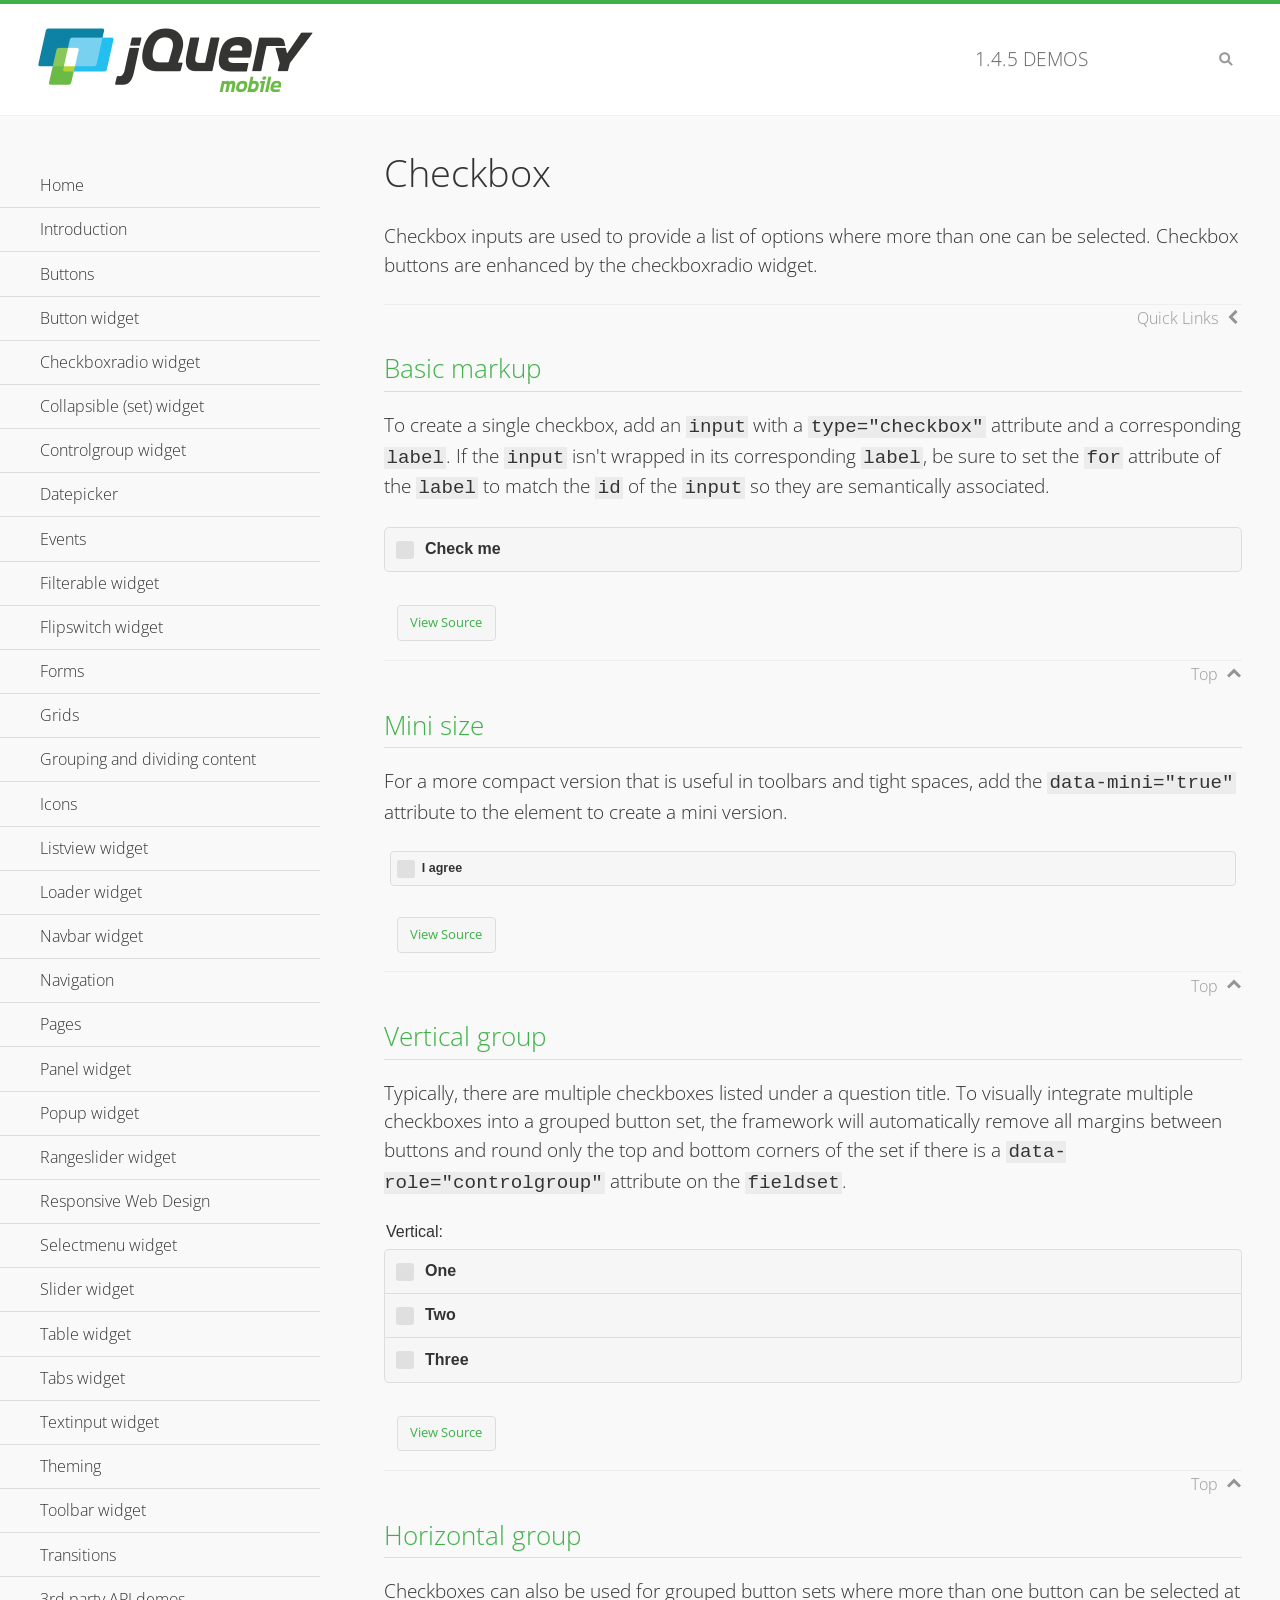
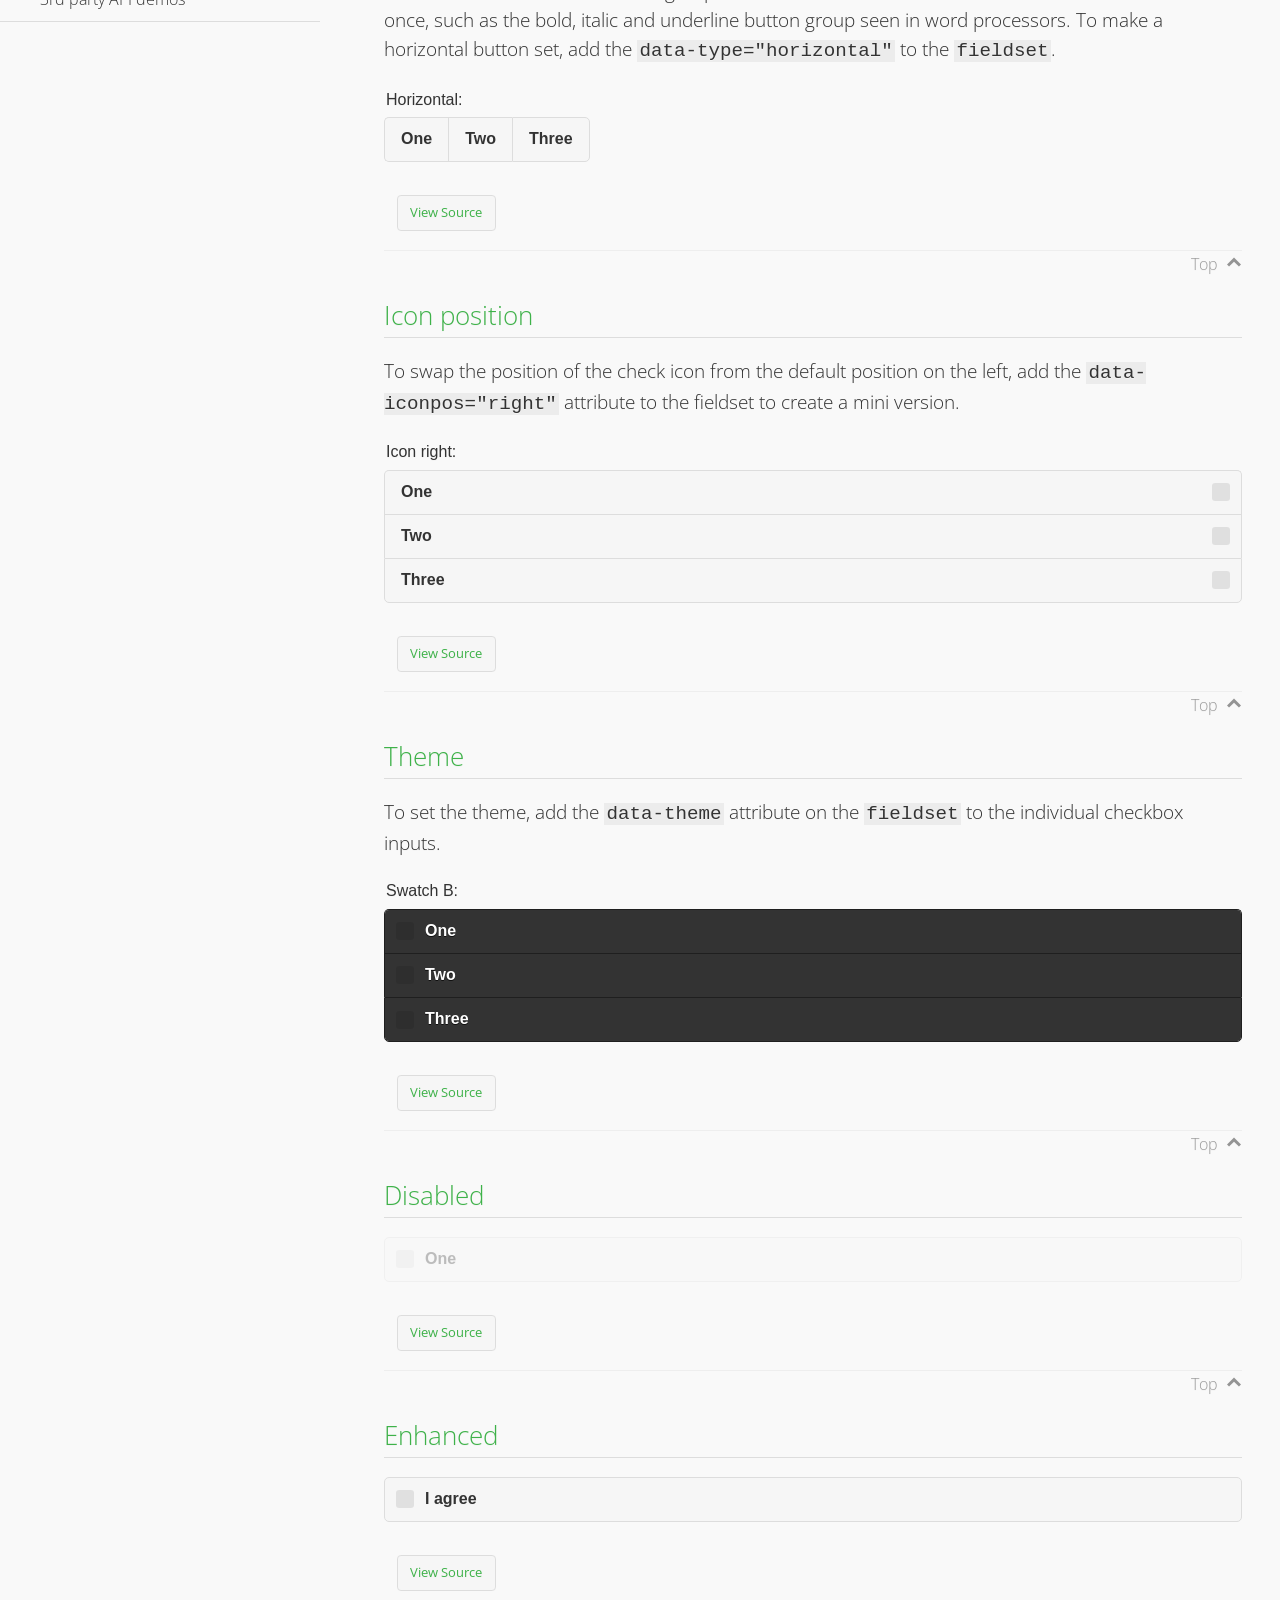
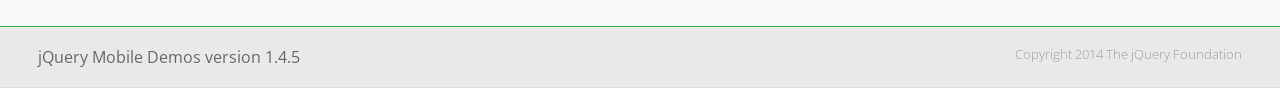
<file: mobile/demos/checkboxradio-checkbox/index.html>
<!DOCTYPE html>
<html>
<head>
	<meta charset="utf-8">
	<meta name="viewport" content="width=device-width, initial-scale=1">
	<title>Checkbox - jQuery Mobile Demos</title>
	<link rel="shortcut icon" href="../favicon.ico">
	<link rel="stylesheet" href="http://fonts.googleapis.com/css?family=Open+Sans:300,400,700">
	<link rel="stylesheet" href="../css/themes/default/jquery.mobile-1.4.5.min.css">
	<link rel="stylesheet" href="../_assets/css/jqm-demos.css">
	<script src="../js/jquery.js"></script>
	<script src="../_assets/js/index.js"></script>
	<script src="../js/jquery.mobile-1.4.5.min.js"></script>
</head>
<body>
<div data-role="page" class="jqm-demos" data-quicklinks="true">

	<div data-role="header" class="jqm-header">
		<h2><a href="../" title="jQuery Mobile Demos home"><img src="../_assets/img/jquery-logo.png" alt="jQuery Mobile"></a></h2>
		<p><span class="jqm-version"></span> Demos</p>
		<a href="#" class="jqm-navmenu-link ui-btn ui-btn-icon-notext ui-corner-all ui-icon-bars ui-nodisc-icon ui-alt-icon ui-btn-left">Menu</a>
		<a href="#" class="jqm-search-link ui-btn ui-btn-icon-notext ui-corner-all ui-icon-search ui-nodisc-icon ui-alt-icon ui-btn-right">Search</a>
	</div><!-- /header -->

	<div role="main" class="ui-content jqm-content">

		<h1>Checkbox</h1>

		<p>Checkbox inputs are used to provide a list of options where more than one can be selected. Checkbox buttons are enhanced by the checkboxradio widget.</p>

		<h2>Basic markup</h2>

		<p>To create a single checkbox, add an <code>input</code> with a <code>type="checkbox"</code> attribute and a corresponding <code>label</code>. If the <code>input</code> isn't wrapped in its corresponding <code>label</code>, be sure to set the <code>for</code> attribute of the <code>label</code> to match the <code>id</code> of the <code>input</code> so they are semantically associated.</p>

		<div data-demo-html="true">
			<form>
				<label>
					<input type="checkbox" name="checkbox-0 ">Check me
				</label>
			</form>
		</div><!--/demo-html -->

		<h2>Mini size</h2>

		<p>For a more compact version that is useful in toolbars and tight spaces, add the <code>data-mini="true"</code> attribute to the element to create a mini version. </p>

		<div data-demo-html="true">
			<form>
				<input type="checkbox" name="checkbox-mini-0" id="checkbox-mini-0" data-mini="true">
				<label for="checkbox-mini-0">I agree</label>
			</form>
		</div><!--/demo-html -->

		<h2>Vertical group</h2>

		<p>Typically, there are multiple checkboxes listed under a question title. To visually integrate multiple checkboxes into a grouped button set, the framework will automatically remove all margins between buttons and round only the top and bottom corners of the set if there is a <code> data-role="controlgroup"</code> attribute on the <code>fieldset</code>.</p>

		<div data-demo-html="true">
			<form>
				<fieldset data-role="controlgroup">
					<legend>Vertical:</legend>
					<input type="checkbox" name="checkbox-v-2a" id="checkbox-v-2a">
					<label for="checkbox-v-2a">One</label>
					<input type="checkbox" name="checkbox-v-2b" id="checkbox-v-2b">
					<label for="checkbox-v-2b">Two</label>
					<input type="checkbox" name="checkbox-v-2c" id="checkbox-v-2c">
					<label for="checkbox-v-2c">Three</label>
				</fieldset>
			</form>
		</div><!--/demo-html -->

		<h2>Horizontal group</h2>

		<p>Checkboxes can also be used for grouped button sets where more than one button can be selected at once, such as the bold, italic and underline button group seen in word processors. To make a horizontal button set, add the <code> data-type="horizontal"</code> to the <code>fieldset</code>.</p>

		<div data-demo-html="true">
			<form>
				<fieldset data-role="controlgroup" data-type="horizontal">
					<legend>Horizontal:</legend>
					<input type="checkbox" name="checkbox-h-2a" id="checkbox-h-2a">
					<label for="checkbox-h-2a">One</label>
					<input type="checkbox" name="checkbox-h-2b" id="checkbox-h-2b">
					<label for="checkbox-h-2b">Two</label>
					<input type="checkbox" name="checkbox-h-2c" id="checkbox-h-2c">
					<label for="checkbox-h-2c">Three</label>
				</fieldset>
			</form>
		</div><!--/demo-html -->

		<h2>Icon position</h2>

		<p>To swap the position of the check icon from the default position on the left, add the <code>data-iconpos="right"</code> attribute to the fieldset to create a mini version. </p>

		<div data-demo-html="true">
			<form>
				<fieldset data-role="controlgroup" data-iconpos="right">
					<legend>Icon right:</legend>
					<input type="checkbox" name="checkbox-h-6a" id="checkbox-h-6a">
					<label for="checkbox-h-6a">One</label>
					<input type="checkbox" name="checkbox-h-6b" id="checkbox-h-6b">
					<label for="checkbox-h-6b">Two</label>
					<input type="checkbox" name="checkbox-h-6c" id="checkbox-h-6c">
					<label for="checkbox-h-6c">Three</label>
				</fieldset>
			</form>
		</div><!--/demo-html -->

		<h2>Theme</h2>

		<p>To set the theme, add the <code>data-theme</code> attribute on the <code>fieldset</code> to the individual checkbox inputs.</p>

		<div data-demo-html="true">
			<form>
				<fieldset data-role="controlgroup">
					<legend>Swatch B:</legend>
					<input type="checkbox" name="checkbox-t-2a" id="checkbox-t-2a" data-theme="b">
					<label for="checkbox-t-2a">One</label>
					<input type="checkbox" name="checkbox-t-2b" id="checkbox-t-2b" data-theme="b">
					<label for="checkbox-t-2b">Two</label>
					<input type="checkbox" name="checkbox-t-2c" id="checkbox-t-2c" data-theme="b">
					<label for="checkbox-t-2c">Three</label>
				</fieldset>
			</form>
		</div><!--/demo-html -->

		<h2>Disabled</h2>

		<div data-demo-html="true">
			<form>
				<input disabled type="checkbox" name="checkbox-t-3a" id="checkbox-t-3a" data-theme="a">
				<label for="checkbox-t-3a">One</label>
			</form>
		</div><!--/demo-html -->

		<h2>Enhanced</h2>

		<div data-demo-html="true">
			<div class="ui-checkbox">
				<label for="checkbox-enhanced" class="ui-btn ui-corner-all ui-btn-inherit ui-btn-icon-left ui-checkbox-off">I agree</label>
				<input type="checkbox" name="checkbox-enhanced" id="checkbox-enhanced" data-enhanced="true">
			</div>
		</div><!--/demo-html -->

	</div><!-- /content -->
	    <div data-role="panel" class="jqm-navmenu-panel" data-position="left" data-display="overlay" data-theme="a">
	    	<ul class="jqm-list ui-alt-icon ui-nodisc-icon">
<li data-filtertext="demos homepage" data-icon="home"><a href=".././">Home</a></li>
<li data-filtertext="introduction overview getting started"><a href="../intro/" data-ajax="false">Introduction</a></li>
<li data-filtertext="buttons button markup buttonmarkup method anchor link button element"><a href="../button-markup/" data-ajax="false">Buttons</a></li>
<li data-filtertext="form button widget input button submit reset"><a href="../button/" data-ajax="false">Button widget</a></li>
<li data-role="collapsible" data-enhanced="true" data-collapsed-icon="carat-d" data-expanded-icon="carat-u" data-iconpos="right" data-inset="false" class="ui-collapsible ui-collapsible-themed-content ui-collapsible-collapsed">
	<h3 class="ui-collapsible-heading ui-collapsible-heading-collapsed">
		<a href="#" class="ui-collapsible-heading-toggle ui-btn ui-btn-icon-right ui-btn-inherit ui-icon-carat-d">
		    Checkboxradio widget<span class="ui-collapsible-heading-status"> click to expand contents</span>
		</a>
	</h3>
	<div class="ui-collapsible-content ui-body-inherit ui-collapsible-content-collapsed" aria-hidden="true">
		<ul>
			<li data-filtertext="form checkboxradio widget checkbox input checkboxes controlgroups"><a href="../checkboxradio-checkbox/" data-ajax="false">Checkboxes</a></li>
			<li data-filtertext="form checkboxradio widget radio input radio buttons controlgroups"><a href="../checkboxradio-radio/" data-ajax="false">Radio buttons</a></li>
		</ul>
	</div>
</li>
<li data-role="collapsible" data-enhanced="true" data-collapsed-icon="carat-d" data-expanded-icon="carat-u" data-iconpos="right" data-inset="false" class="ui-collapsible ui-collapsible-themed-content ui-collapsible-collapsed">
	<h3 class="ui-collapsible-heading ui-collapsible-heading-collapsed">
		<a href="#" class="ui-collapsible-heading-toggle ui-btn ui-btn-icon-right ui-btn-inherit ui-icon-carat-d">
			Collapsible (set) widget<span class="ui-collapsible-heading-status"> click to expand contents</span>
		</a>
	</h3>
	<div class="ui-collapsible-content ui-body-inherit ui-collapsible-content-collapsed" aria-hidden="true">
		<ul>
			<li data-filtertext="collapsibles content formatting"><a href="../collapsible/" data-ajax="false">Collapsible</a></li>
			<li data-filtertext="dynamic collapsible set accordion append expand"><a href="../collapsible-dynamic/" data-ajax="false">Dynamic collapsibles</a></li>
			<li data-filtertext="accordions collapsible set widget content formatting grouped collapsibles"><a href="../collapsibleset/" data-ajax="false">Collapsible set</a></li>
		</ul>
	</div>
</li>
<li data-role="collapsible" data-enhanced="true" data-collapsed-icon="carat-d" data-expanded-icon="carat-u" data-iconpos="right" data-inset="false" class="ui-collapsible ui-collapsible-themed-content ui-collapsible-collapsed">
	<h3 class="ui-collapsible-heading ui-collapsible-heading-collapsed">
		<a href="#" class="ui-collapsible-heading-toggle ui-btn ui-btn-icon-right ui-btn-inherit ui-icon-carat-d">
			Controlgroup widget<span class="ui-collapsible-heading-status"> click to expand contents</span>
		</a>
	</h3>
	<div class="ui-collapsible-content ui-body-inherit ui-collapsible-content-collapsed" aria-hidden="true">
		<ul>
			<li data-filtertext="controlgroups selectmenu checkboxradio input grouped buttons horizontal vertical"><a href="../controlgroup/" data-ajax="false">Controlgroup</a></li>
			<li data-filtertext="dynamic controlgroup dynamically add buttons"><a href="../controlgroup-dynamic/" data-ajax="false">Dynamic controlgroups</a></li>
		</ul>
	</div>
</li>
<li data-filtertext="form datepicker widget date input"><a href="../datepicker/" data-ajax="false">Datepicker</a></li>
<li data-role="collapsible" data-enhanced="true" data-collapsed-icon="carat-d" data-expanded-icon="carat-u" data-iconpos="right" data-inset="false" class="ui-collapsible ui-collapsible-themed-content ui-collapsible-collapsed">
	<h3 class="ui-collapsible-heading ui-collapsible-heading-collapsed">
		<a href="#" class="ui-collapsible-heading-toggle ui-btn ui-btn-icon-right ui-btn-inherit ui-icon-carat-d">
			Events<span class="ui-collapsible-heading-status"> click to expand contents</span>
		</a>
	</h3>
	<div class="ui-collapsible-content ui-body-inherit ui-collapsible-content-collapsed" aria-hidden="true">
		<ul>
			<li data-filtertext="swipe to delete list items listviews swipe events"><a href="../swipe-list/" data-ajax="false">Swipe list items</a></li>
			<li data-filtertext="swipe to navigate swipe page navigation swipe events"><a href="../swipe-page/" data-ajax="false">Swipe page navigation</a></li>
		</ul>
	</div>
</li>
<li data-filtertext="filterable filter elements sorting searching listview table"><a href="../filterable/" data-ajax="false">Filterable widget</a></li>
<li data-filtertext="form flipswitch widget flip toggle switch binary select checkbox input"><a href="../flipswitch/" data-ajax="false">Flipswitch widget</a></li>
<li data-role="collapsible" data-enhanced="true" data-collapsed-icon="carat-d" data-expanded-icon="carat-u" data-iconpos="right" data-inset="false" class="ui-collapsible ui-collapsible-themed-content ui-collapsible-collapsed">
	<h3 class="ui-collapsible-heading ui-collapsible-heading-collapsed">
		<a href="#" class="ui-collapsible-heading-toggle ui-btn ui-btn-icon-right ui-btn-inherit ui-icon-carat-d">
			Forms<span class="ui-collapsible-heading-status"> click to expand contents</span>
		</a>
	</h3>
	<div class="ui-collapsible-content ui-body-inherit ui-collapsible-content-collapsed" aria-hidden="true">
		<ul>
			<li data-filtertext="forms text checkbox radio range button submit reset inputs selects textarea slider flipswitch label form elements"><a href="../forms/" data-ajax="false">Forms</a></li>
			<li data-filtertext="form hide labels hidden accessible ui-hidden-accessible forms"><a href="../forms-label-hidden-accessible/" data-ajax="false">Hide labels</a></li>
			<li data-filtertext="form field containers fieldcontain ui-field-contain forms"><a href="../forms-field-contain/" data-ajax="false">Field containers</a></li>
			<li data-filtertext="forms disabled form elements"><a href="../forms-disabled/" data-ajax="false">Forms disabled</a></li>
			<li data-filtertext="forms gallery examples overview forms text checkbox radio range button submit reset inputs selects textarea slider flipswitch label form elements"><a href="../forms-gallery/" data-ajax="false">Forms gallery</a></li>
		</ul>
	</div>
</li>
<li data-role="collapsible" data-enhanced="true" data-collapsed-icon="carat-d" data-expanded-icon="carat-u" data-iconpos="right" data-inset="false" class="ui-collapsible ui-collapsible-themed-content ui-collapsible-collapsed">
	<h3 class="ui-collapsible-heading ui-collapsible-heading-collapsed">
		<a href="#" class="ui-collapsible-heading-toggle ui-btn ui-btn-icon-right ui-btn-inherit ui-icon-carat-d">
			Grids<span class="ui-collapsible-heading-status"> click to expand contents</span>
		</a>
	</h3>
	<div class="ui-collapsible-content ui-body-inherit ui-collapsible-content-collapsed" aria-hidden="true">
		<ul>
			<li data-filtertext="grids columns blocks content formatting rwd responsive css framework"><a href="../grids/" data-ajax="false">Grids</a></li>
			<li data-filtertext="buttons in grids css framework"><a href="../grids-buttons/" data-ajax="false">Buttons in grids</a></li>
			<li data-filtertext="custom responsive grids rwd css framework"><a href="../grids-custom-responsive/" data-ajax="false">Custom responsive grids</a></li>
		</ul>
	</div>
</li>
<li data-filtertext="blocks content formatting sections heading"><a href="../body-bar-classes/" data-ajax="false">Grouping and dividing content</a></li>
<li data-role="collapsible" data-enhanced="true" data-collapsed-icon="carat-d" data-expanded-icon="carat-u" data-iconpos="right" data-inset="false" class="ui-collapsible ui-collapsible-themed-content ui-collapsible-collapsed">
	<h3 class="ui-collapsible-heading ui-collapsible-heading-collapsed">
		<a href="#" class="ui-collapsible-heading-toggle ui-btn ui-btn-icon-right ui-btn-inherit ui-icon-carat-d">
			Icons<span class="ui-collapsible-heading-status"> click to expand contents</span>
		</a>
	</h3>
	<div class="ui-collapsible-content ui-body-inherit ui-collapsible-content-collapsed" aria-hidden="true">
		<ul>
			<li data-filtertext="button icons svg disc alt custom icon position"><a href="../icons/" data-ajax="false">Icons</a></li>
			<li data-filtertext=""><a href="../icons-grunticon/" data-ajax="false">Grunticon loader</a></li>
		</ul>
	</div>
</li>
<li data-role="collapsible" data-enhanced="true" data-collapsed-icon="carat-d" data-expanded-icon="carat-u" data-iconpos="right" data-inset="false" class="ui-collapsible ui-collapsible-themed-content ui-collapsible-collapsed">
	<h3 class="ui-collapsible-heading ui-collapsible-heading-collapsed">
		<a href="#" class="ui-collapsible-heading-toggle ui-btn ui-btn-icon-right ui-btn-inherit ui-icon-carat-d">
			Listview widget<span class="ui-collapsible-heading-status"> click to expand contents</span>
		</a>
	</h3>
	<div class="ui-collapsible-content ui-body-inherit ui-collapsible-content-collapsed" aria-hidden="true">
		<ul>
			<li data-filtertext="listview widget thumbnails icons nested split button collapsible ul ol"><a href="../listview/" data-ajax="false">Listview</a></li>
			<li data-filtertext="autocomplete filterable reveal listview filtertextbeforefilter placeholder"><a href="../listview-autocomplete/" data-ajax="false">Listview autocomplete</a></li>
			<li data-filtertext="autocomplete filterable reveal listview remote data filtertextbeforefilter placeholder"><a href="../listview-autocomplete-remote/" data-ajax="false">Listview autocomplete remote data</a></li>
			<li data-filtertext="autodividers anchor jump scroll linkbars listview lists ul ol"><a href="../listview-autodividers-linkbar/" data-ajax="false">Listview autodividers linkbar</a></li>
			<li data-filtertext="listview autodividers selector autodividersselector lists ul ol"><a href="../listview-autodividers-selector/" data-ajax="false">Listview autodividers selector</a></li>
			<li data-filtertext="listview nested list items"><a href="../listview-nested-lists/" data-ajax="false">Nested Listviews</a></li>
			<li data-filtertext="listview collapsible list items flat"><a href="../listview-collapsible-item-flat/" data-ajax="false">Listview collapsible list items (flat)</a></li>
			<li data-filtertext="listview collapsible list indented"><a href="../listview-collapsible-item-indented/" data-ajax="false">Listview collapsible list items (indented)</a></li>
			<li data-filtertext="grid listview responsive grids responsive listviews lists ul"><a href="../listview-grid/" data-ajax="false">Listview responsive grid</a></li>
		</ul>
	</div>
</li>
<li data-filtertext="loader widget page loading navigation overlay spinner"><a href="../loader/" data-ajax="false">Loader widget</a></li>
<li data-filtertext="navbar widget navmenu toolbars header footer"><a href="../navbar/" data-ajax="false">Navbar widget</a></li>
<li data-role="collapsible" data-enhanced="true" data-collapsed-icon="carat-d" data-expanded-icon="carat-u" data-iconpos="right" data-inset="false" class="ui-collapsible ui-collapsible-themed-content ui-collapsible-collapsed">
	<h3 class="ui-collapsible-heading ui-collapsible-heading-collapsed">
		<a href="#" class="ui-collapsible-heading-toggle ui-btn ui-btn-icon-right ui-btn-inherit ui-icon-carat-d">
			Navigation<span class="ui-collapsible-heading-status"> click to expand contents</span>
		</a>
	</h3>
	<div class="ui-collapsible-content ui-body-inherit ui-collapsible-content-collapsed" aria-hidden="true">
		<ul>
			<li data-filtertext="ajax navigation navigate widget history event method"><a href="../navigation/" data-ajax="false">Navigation</a></li>
			<li data-filtertext="linking pages page links navigation ajax prefetch cache"><a href="../navigation-linking-pages/" data-ajax="false">Linking pages</a></li>
			<!-- <li data-filtertext="php redirect server redirection server-side navigation"><a href="../navigation-php-redirect/" data-ajax="false">PHP redirect demo</a></li>-->
			<li data-filtertext="navigation redirection hash query"><a href="../navigation-hash-processing/" data-ajax="false">Hash processing demo</a></li>
			<li data-filtertext="navigation redirection hash query"><a href="../page-events/" data-ajax="false">Page Navigation Events</a></li>
		</ul>
	</div>
</li>
<li data-role="collapsible" data-enhanced="true" data-collapsed-icon="carat-d" data-expanded-icon="carat-u" data-iconpos="right" data-inset="false" class="ui-collapsible ui-collapsible-themed-content ui-collapsible-collapsed">
	<h3 class="ui-collapsible-heading ui-collapsible-heading-collapsed">
		<a href="#" class="ui-collapsible-heading-toggle ui-btn ui-btn-icon-right ui-btn-inherit ui-icon-carat-d">
			Pages<span class="ui-collapsible-heading-status"> click to expand contents</span>
		</a>
	</h3>
	<div class="ui-collapsible-content ui-body-inherit ui-collapsible-content-collapsed" aria-hidden="true">
		<ul>
			<li data-filtertext="pages page widget ajax navigation"><a href="../pages/" data-ajax="false">Pages</a></li>
			<li data-filtertext="single page"><a href="../pages-single-page/" data-ajax="false">Single page</a></li>
			<li data-filtertext="multipage multi-page page"><a href="../pages-multi-page/" data-ajax="false">Multi-page template</a></li>
			<li data-filtertext="dialog page widget modal popup"><a href="../pages-dialog/" data-ajax="false">Dialog page</a></li>
		</ul>
	</div>
</li>
<li data-role="collapsible" data-enhanced="true" data-collapsed-icon="carat-d" data-expanded-icon="carat-u" data-iconpos="right" data-inset="false" class="ui-collapsible ui-collapsible-themed-content ui-collapsible-collapsed">
	<h3 class="ui-collapsible-heading ui-collapsible-heading-collapsed">
		<a href="#" class="ui-collapsible-heading-toggle ui-btn ui-btn-icon-right ui-btn-inherit ui-icon-carat-d">
			Panel widget<span class="ui-collapsible-heading-status"> click to expand contents</span>
		</a>
	</h3>
	<div class="ui-collapsible-content ui-body-inherit ui-collapsible-content-collapsed" aria-hidden="true">
		<ul>
			<li data-filtertext="panel widget sliding panels reveal push overlay responsive"><a href="../panel/" data-ajax="false">Panel</a></li>
			<li data-filtertext=""><a href="../panel-external/" data-ajax="false">External panels</a></li>
			<li data-filtertext="panel "><a href="../panel-fixed/" data-ajax="false">Fixed panels</a></li>
			<li data-filtertext="panel slide panels sliding panels shadow rwd responsive breakpoint"><a href="../panel-responsive/" data-ajax="false">Panels responsive</a></li>
			<li data-filtertext="panel custom style custom panel width reveal shadow listview panel styling page background wrapper"><a href="../panel-styling/" data-ajax="false">Custom panel style</a></li>
			<li data-filtertext="panel open on swipe"><a href="../panel-swipe-open/" data-ajax="false">Panel open on swipe</a></li>
			<li data-filtertext="panels outside page internal external toolbars"><a href="../panel-external-internal/" data-ajax="false">Panel external and internal</a></li>
		</ul>
	</div>
</li>
<li data-role="collapsible" data-enhanced="true" data-collapsed-icon="carat-d" data-expanded-icon="carat-u" data-iconpos="right" data-inset="false" class="ui-collapsible ui-collapsible-themed-content ui-collapsible-collapsed">
	<h3 class="ui-collapsible-heading ui-collapsible-heading-collapsed">
		<a href="#" class="ui-collapsible-heading-toggle ui-btn ui-btn-icon-right ui-btn-inherit ui-icon-carat-d">
			Popup widget<span class="ui-collapsible-heading-status"> click to expand contents</span>
		</a>
	</h3>
	<div class="ui-collapsible-content ui-body-inherit ui-collapsible-content-collapsed" aria-hidden="true">
		<ul>
			<li data-filtertext="popup widget popups dialog modal transition tooltip lightbox form overlay screen flip pop fade transition"><a href="../popup/" data-ajax="false">Popup</a></li>
			<li data-filtertext="popup alignment position"><a href="../popup-alignment/" data-ajax="false">Popup alignment</a></li>
			<li data-filtertext="popup arrow size popups popover"><a href="../popup-arrow-size/" data-ajax="false">Popup arrow size</a></li>
			<li data-filtertext="dynamic popups popup images lightbox"><a href="../popup-dynamic/" data-ajax="false">Dynamic popups</a></li>
			<li data-filtertext="popups with iframes scaling"><a href="../popup-iframe/" data-ajax="false">Popups with iframes</a></li>
			<li data-filtertext="popup image scaling"><a href="../popup-image-scaling/" data-ajax="false">Popup image scaling</a></li>
			<li data-filtertext="external popup outside multi-page"><a href="../popup-outside-multipage/" data-ajax="false">Popup outside multi-page</a></li>
		</ul>
	</div>
</li>
<li data-filtertext="form rangeslider widget dual sliders dual handle sliders range input"><a href="../rangeslider/" data-ajax="false">Rangeslider widget</a></li>
<li data-filtertext="responsive web design rwd adaptive progressive enhancement PE accessible mobile breakpoints media query media queries"><a href="../rwd/" data-ajax="false">Responsive Web Design</a></li>
<li data-role="collapsible" data-enhanced="true" data-collapsed-icon="carat-d" data-expanded-icon="carat-u" data-iconpos="right" data-inset="false" class="ui-collapsible ui-collapsible-themed-content ui-collapsible-collapsed">
	<h3 class="ui-collapsible-heading ui-collapsible-heading-collapsed">
		<a href="#" class="ui-collapsible-heading-toggle ui-btn ui-btn-icon-right ui-btn-inherit ui-icon-carat-d">
			Selectmenu widget<span class="ui-collapsible-heading-status"> click to expand contents</span>
		</a>
	</h3>
	<div class="ui-collapsible-content ui-body-inherit ui-collapsible-content-collapsed" aria-hidden="true">
		<ul>
			<li data-filtertext="form selectmenu widget select input custom select menu selects"><a href="../selectmenu/" data-ajax="false">Selectmenu</a></li>
			<li data-filtertext="form custom select menu selectmenu widget custom menu option optgroup multiple selects"><a href="../selectmenu-custom/" data-ajax="false">Custom select menu</a></li>
			<li data-filtertext="filterable select filter popup dialog"><a href="../selectmenu-custom-filter/" data-ajax="false">Custom select menu with filter</a></li>
		</ul>
	</div>
</li>
<li data-role="collapsible" data-enhanced="true" data-collapsed-icon="carat-d" data-expanded-icon="carat-u" data-iconpos="right" data-inset="false" class="ui-collapsible ui-collapsible-themed-content ui-collapsible-collapsed">
	<h3 class="ui-collapsible-heading ui-collapsible-heading-collapsed">
		<a href="#" class="ui-collapsible-heading-toggle ui-btn ui-btn-icon-right ui-btn-inherit ui-icon-carat-d">
			Slider widget<span class="ui-collapsible-heading-status"> click to expand contents</span>
		</a>
	</h3>
	<div class="ui-collapsible-content ui-body-inherit ui-collapsible-content-collapsed" aria-hidden="true">
		<ul>
			<li data-filtertext="form slider widget range input single sliders"><a href="../slider/" data-ajax="false">Slider</a></li>
			<li data-filtertext="form slider widget flipswitch slider binary select flip toggle switch"><a href="../slider-flipswitch/" data-ajax="false">Slider flip toggle switch</a></li>
			<li data-filtertext="form slider tooltip handle value input range sliders"><a href="../slider-tooltip/" data-ajax="false">Slider tooltip</a></li>
		</ul>
	</div>
</li>
<li data-role="collapsible" data-enhanced="true" data-collapsed-icon="carat-d" data-expanded-icon="carat-u" data-iconpos="right" data-inset="false" class="ui-collapsible ui-collapsible-themed-content ui-collapsible-collapsed">
	<h3 class="ui-collapsible-heading ui-collapsible-heading-collapsed">
		<a href="#" class="ui-collapsible-heading-toggle ui-btn ui-btn-icon-right ui-btn-inherit ui-icon-carat-d">
			Table widget<span class="ui-collapsible-heading-status"> click to expand contents</span>
		</a>
	</h3>
	<div class="ui-collapsible-content ui-body-inherit ui-collapsible-content-collapsed" aria-hidden="true">
		<ul>
			<li data-filtertext="table widget reflow column toggle th td responsive tables rwd hide show tabular"><a href="../table-column-toggle/" data-ajax="false">Table Column Toggle</a></li>
			<li data-filtertext="table column toggle phone comparison demo"><a href="../table-column-toggle-example/" data-ajax="false">Table Column Toggle demo</a></li>
			<li data-filtertext="responsive tables table column toggle heading groups rwd breakpoint"><a href="../table-column-toggle-heading-groups/" data-ajax="false">Table Column Toggle heading groups</a></li>
			<li data-filtertext="responsive tables table column toggle hide rwd breakpoint customization options"><a href="../table-column-toggle-options/" data-ajax="false">Table Column Toggle options</a></li>
			<li data-filtertext="table reflow th td responsive rwd columns tabular"><a href="../table-reflow/" data-ajax="false">Table Reflow</a></li>
			<li data-filtertext="responsive tables table reflow heading groups rwd breakpoint"><a href="../table-reflow-heading-groups/" data-ajax="false">Table Reflow heading groups</a></li>
			<li data-filtertext="responsive tables table reflow stripes strokes table style"><a href="../table-reflow-stripes-strokes/" data-ajax="false">Table Reflow stripes and strokes</a></li>
			<li data-filtertext="responsive tables table reflow stack custom styles"><a href="../table-reflow-styling/" data-ajax="false">Table Reflow custom styles</a></li>
		</ul>
	</div>
</li>
<li data-filtertext="ui tabs widget"><a href="../tabs/" data-ajax="false">Tabs widget</a></li>
<li data-filtertext="form textinput widget text input textarea number date time tel email file color password"><a href="../textinput/" data-ajax="false">Textinput widget</a></li>
<li data-role="collapsible" data-enhanced="true" data-collapsed-icon="carat-d" data-expanded-icon="carat-u" data-iconpos="right" data-inset="false" class="ui-collapsible ui-collapsible-themed-content ui-collapsible-collapsed">
	<h3 class="ui-collapsible-heading ui-collapsible-heading-collapsed">
		<a href="#" class="ui-collapsible-heading-toggle ui-btn ui-btn-icon-right ui-btn-inherit ui-icon-carat-d">
			Theming<span class="ui-collapsible-heading-status"> click to expand contents</span>
		</a>
	</h3>
	<div class="ui-collapsible-content ui-body-inherit ui-collapsible-content-collapsed" aria-hidden="true">
		<ul>
			<li data-filtertext="default theme swatches theming style css"><a href="../theme-default/" data-ajax="false">Default theme</a></li>
			<li data-filtertext="classic theme old theme swatches theming style css"><a href="../theme-classic/" data-ajax="false">Classic theme</a></li>
		</ul>
	</div>
</li>
<li data-role="collapsible" data-enhanced="true" data-collapsed-icon="carat-d" data-expanded-icon="carat-u" data-iconpos="right" data-inset="false" class="ui-collapsible ui-collapsible-themed-content ui-collapsible-collapsed">
	<h3 class="ui-collapsible-heading ui-collapsible-heading-collapsed">
		<a href="#" class="ui-collapsible-heading-toggle ui-btn ui-btn-icon-right ui-btn-inherit ui-icon-carat-d">
			Toolbar widget<span class="ui-collapsible-heading-status"> click to expand contents</span>
		</a>
	</h3>
	<div class="ui-collapsible-content ui-body-inherit ui-collapsible-content-collapsed" aria-hidden="true">
		<ul>
			<li data-filtertext="toolbar widget header footer toolbars fixed fullscreen external sections"><a href="../toolbar/" data-ajax="false">Toolbar</a></li>
			<li data-filtertext="dynamic toolbars dynamically add toolbar header footer"><a href="../toolbar-dynamic/" data-ajax="false">Dynamic toolbars</a></li>
			<li data-filtertext="external toolbars header footer"><a href="../toolbar-external/" data-ajax="false">External toolbars</a></li>
			<li data-filtertext="fixed toolbars header footer"><a href="../toolbar-fixed/" data-ajax="false">Fixed toolbars</a></li>
			<li data-filtertext="fixed fullscreen toolbars header footer"><a href="../toolbar-fixed-fullscreen/" data-ajax="false">Fullscreen toolbars</a></li>
			<li data-filtertext="external fixed toolbars header footer"><a href="../toolbar-fixed-external/" data-ajax="false">Fixed external toolbars</a></li>
			<li data-filtertext="external persistent toolbars header footer navbar navmenu"><a href="../toolbar-fixed-persistent/" data-ajax="false">Persistent toolbars</a></li>
			<li data-filtertext="external ajax optimized toolbars persistent toolbars header footer navbar"><a href="../toolbar-fixed-persistent-optimized/" data-ajax="false">Ajax optimized toolbars</a></li>
			<li data-filtertext="form in toolbars header footer"><a href="../toolbar-fixed-forms/" data-ajax="false">Form in toolbar</a></li>
		</ul>
	</div>
</li>
<li data-filtertext="page transitions animated pages popup navigation flip slide fade pop"><a href="../transitions/" data-ajax="false">Transitions</a></li>
<li data-role="collapsible" data-enhanced="true" data-collapsed-icon="carat-d" data-expanded-icon="carat-u" data-iconpos="right" data-inset="false" class="ui-collapsible ui-collapsible-themed-content ui-collapsible-collapsed">
	<h3 class="ui-collapsible-heading ui-collapsible-heading-collapsed">
		<a href="#" class="ui-collapsible-heading-toggle ui-btn ui-btn-icon-right ui-btn-inherit ui-icon-carat-d">
			3rd party API demos<span class="ui-collapsible-heading-status"> click to expand contents</span>
		</a>
	</h3>
	<div class="ui-collapsible-content ui-body-inherit ui-collapsible-content-collapsed" aria-hidden="true">
		<ul>
			<li data-filtertext="backbone requirejs navigation router"><a href="../backbone-requirejs/" data-ajax="false">Backbone RequireJS</a></li>
			<li data-filtertext="google maps geolocation demo"><a href="../map-geolocation/" data-ajax="false">Google Maps geolocation</a></li>
			<li data-filtertext="google maps hybrid"><a href="../map-list-toggle/" data-ajax="false">Google Maps list toggle</a></li>
		</ul>
	</div>
</li>



		     </ul>
		</div><!-- /panel -->


	<div data-role="footer" data-position="fixed" data-tap-toggle="false" class="jqm-footer">
		<p>jQuery Mobile Demos version <span class="jqm-version"></span></p>
		<p>Copyright 2014 The jQuery Foundation</p>
	</div><!-- /footer -->
	<!-- TODO: This should become an external panel so we can add input to markup (unique ID) -->
    <div data-role="panel" class="jqm-search-panel" data-position="right" data-display="overlay" data-theme="a">
		<div class="jqm-search">
			<ul class="jqm-list" data-filter-placeholder="Search demos..." data-filter-reveal="true">
<li data-filtertext="demos homepage" data-icon="home"><a href=".././">Home</a></li>
<li data-filtertext="introduction overview getting started"><a href="../intro/" data-ajax="false">Introduction</a></li>
<li data-filtertext="buttons button markup buttonmarkup method anchor link button element"><a href="../button-markup/" data-ajax="false">Buttons</a></li>
<li data-filtertext="form button widget input button submit reset"><a href="../button/" data-ajax="false">Button widget</a></li>
<li data-role="collapsible" data-enhanced="true" data-collapsed-icon="carat-d" data-expanded-icon="carat-u" data-iconpos="right" data-inset="false" class="ui-collapsible ui-collapsible-themed-content ui-collapsible-collapsed">
	<h3 class="ui-collapsible-heading ui-collapsible-heading-collapsed">
		<a href="#" class="ui-collapsible-heading-toggle ui-btn ui-btn-icon-right ui-btn-inherit ui-icon-carat-d">
		    Checkboxradio widget<span class="ui-collapsible-heading-status"> click to expand contents</span>
		</a>
	</h3>
	<div class="ui-collapsible-content ui-body-inherit ui-collapsible-content-collapsed" aria-hidden="true">
		<ul>
			<li data-filtertext="form checkboxradio widget checkbox input checkboxes controlgroups"><a href="../checkboxradio-checkbox/" data-ajax="false">Checkboxes</a></li>
			<li data-filtertext="form checkboxradio widget radio input radio buttons controlgroups"><a href="../checkboxradio-radio/" data-ajax="false">Radio buttons</a></li>
		</ul>
	</div>
</li>
<li data-role="collapsible" data-enhanced="true" data-collapsed-icon="carat-d" data-expanded-icon="carat-u" data-iconpos="right" data-inset="false" class="ui-collapsible ui-collapsible-themed-content ui-collapsible-collapsed">
	<h3 class="ui-collapsible-heading ui-collapsible-heading-collapsed">
		<a href="#" class="ui-collapsible-heading-toggle ui-btn ui-btn-icon-right ui-btn-inherit ui-icon-carat-d">
			Collapsible (set) widget<span class="ui-collapsible-heading-status"> click to expand contents</span>
		</a>
	</h3>
	<div class="ui-collapsible-content ui-body-inherit ui-collapsible-content-collapsed" aria-hidden="true">
		<ul>
			<li data-filtertext="collapsibles content formatting"><a href="../collapsible/" data-ajax="false">Collapsible</a></li>
			<li data-filtertext="dynamic collapsible set accordion append expand"><a href="../collapsible-dynamic/" data-ajax="false">Dynamic collapsibles</a></li>
			<li data-filtertext="accordions collapsible set widget content formatting grouped collapsibles"><a href="../collapsibleset/" data-ajax="false">Collapsible set</a></li>
		</ul>
	</div>
</li>
<li data-role="collapsible" data-enhanced="true" data-collapsed-icon="carat-d" data-expanded-icon="carat-u" data-iconpos="right" data-inset="false" class="ui-collapsible ui-collapsible-themed-content ui-collapsible-collapsed">
	<h3 class="ui-collapsible-heading ui-collapsible-heading-collapsed">
		<a href="#" class="ui-collapsible-heading-toggle ui-btn ui-btn-icon-right ui-btn-inherit ui-icon-carat-d">
			Controlgroup widget<span class="ui-collapsible-heading-status"> click to expand contents</span>
		</a>
	</h3>
	<div class="ui-collapsible-content ui-body-inherit ui-collapsible-content-collapsed" aria-hidden="true">
		<ul>
			<li data-filtertext="controlgroups selectmenu checkboxradio input grouped buttons horizontal vertical"><a href="../controlgroup/" data-ajax="false">Controlgroup</a></li>
			<li data-filtertext="dynamic controlgroup dynamically add buttons"><a href="../controlgroup-dynamic/" data-ajax="false">Dynamic controlgroups</a></li>
		</ul>
	</div>
</li>
<li data-filtertext="form datepicker widget date input"><a href="../datepicker/" data-ajax="false">Datepicker</a></li>
<li data-role="collapsible" data-enhanced="true" data-collapsed-icon="carat-d" data-expanded-icon="carat-u" data-iconpos="right" data-inset="false" class="ui-collapsible ui-collapsible-themed-content ui-collapsible-collapsed">
	<h3 class="ui-collapsible-heading ui-collapsible-heading-collapsed">
		<a href="#" class="ui-collapsible-heading-toggle ui-btn ui-btn-icon-right ui-btn-inherit ui-icon-carat-d">
			Events<span class="ui-collapsible-heading-status"> click to expand contents</span>
		</a>
	</h3>
	<div class="ui-collapsible-content ui-body-inherit ui-collapsible-content-collapsed" aria-hidden="true">
		<ul>
			<li data-filtertext="swipe to delete list items listviews swipe events"><a href="../swipe-list/" data-ajax="false">Swipe list items</a></li>
			<li data-filtertext="swipe to navigate swipe page navigation swipe events"><a href="../swipe-page/" data-ajax="false">Swipe page navigation</a></li>
		</ul>
	</div>
</li>
<li data-filtertext="filterable filter elements sorting searching listview table"><a href="../filterable/" data-ajax="false">Filterable widget</a></li>
<li data-filtertext="form flipswitch widget flip toggle switch binary select checkbox input"><a href="../flipswitch/" data-ajax="false">Flipswitch widget</a></li>
<li data-role="collapsible" data-enhanced="true" data-collapsed-icon="carat-d" data-expanded-icon="carat-u" data-iconpos="right" data-inset="false" class="ui-collapsible ui-collapsible-themed-content ui-collapsible-collapsed">
	<h3 class="ui-collapsible-heading ui-collapsible-heading-collapsed">
		<a href="#" class="ui-collapsible-heading-toggle ui-btn ui-btn-icon-right ui-btn-inherit ui-icon-carat-d">
			Forms<span class="ui-collapsible-heading-status"> click to expand contents</span>
		</a>
	</h3>
	<div class="ui-collapsible-content ui-body-inherit ui-collapsible-content-collapsed" aria-hidden="true">
		<ul>
			<li data-filtertext="forms text checkbox radio range button submit reset inputs selects textarea slider flipswitch label form elements"><a href="../forms/" data-ajax="false">Forms</a></li>
			<li data-filtertext="form hide labels hidden accessible ui-hidden-accessible forms"><a href="../forms-label-hidden-accessible/" data-ajax="false">Hide labels</a></li>
			<li data-filtertext="form field containers fieldcontain ui-field-contain forms"><a href="../forms-field-contain/" data-ajax="false">Field containers</a></li>
			<li data-filtertext="forms disabled form elements"><a href="../forms-disabled/" data-ajax="false">Forms disabled</a></li>
			<li data-filtertext="forms gallery examples overview forms text checkbox radio range button submit reset inputs selects textarea slider flipswitch label form elements"><a href="../forms-gallery/" data-ajax="false">Forms gallery</a></li>
		</ul>
	</div>
</li>
<li data-role="collapsible" data-enhanced="true" data-collapsed-icon="carat-d" data-expanded-icon="carat-u" data-iconpos="right" data-inset="false" class="ui-collapsible ui-collapsible-themed-content ui-collapsible-collapsed">
	<h3 class="ui-collapsible-heading ui-collapsible-heading-collapsed">
		<a href="#" class="ui-collapsible-heading-toggle ui-btn ui-btn-icon-right ui-btn-inherit ui-icon-carat-d">
			Grids<span class="ui-collapsible-heading-status"> click to expand contents</span>
		</a>
	</h3>
	<div class="ui-collapsible-content ui-body-inherit ui-collapsible-content-collapsed" aria-hidden="true">
		<ul>
			<li data-filtertext="grids columns blocks content formatting rwd responsive css framework"><a href="../grids/" data-ajax="false">Grids</a></li>
			<li data-filtertext="buttons in grids css framework"><a href="../grids-buttons/" data-ajax="false">Buttons in grids</a></li>
			<li data-filtertext="custom responsive grids rwd css framework"><a href="../grids-custom-responsive/" data-ajax="false">Custom responsive grids</a></li>
		</ul>
	</div>
</li>
<li data-filtertext="blocks content formatting sections heading"><a href="../body-bar-classes/" data-ajax="false">Grouping and dividing content</a></li>
<li data-role="collapsible" data-enhanced="true" data-collapsed-icon="carat-d" data-expanded-icon="carat-u" data-iconpos="right" data-inset="false" class="ui-collapsible ui-collapsible-themed-content ui-collapsible-collapsed">
	<h3 class="ui-collapsible-heading ui-collapsible-heading-collapsed">
		<a href="#" class="ui-collapsible-heading-toggle ui-btn ui-btn-icon-right ui-btn-inherit ui-icon-carat-d">
			Icons<span class="ui-collapsible-heading-status"> click to expand contents</span>
		</a>
	</h3>
	<div class="ui-collapsible-content ui-body-inherit ui-collapsible-content-collapsed" aria-hidden="true">
		<ul>
			<li data-filtertext="button icons svg disc alt custom icon position"><a href="../icons/" data-ajax="false">Icons</a></li>
			<li data-filtertext=""><a href="../icons-grunticon/" data-ajax="false">Grunticon loader</a></li>
		</ul>
	</div>
</li>
<li data-role="collapsible" data-enhanced="true" data-collapsed-icon="carat-d" data-expanded-icon="carat-u" data-iconpos="right" data-inset="false" class="ui-collapsible ui-collapsible-themed-content ui-collapsible-collapsed">
	<h3 class="ui-collapsible-heading ui-collapsible-heading-collapsed">
		<a href="#" class="ui-collapsible-heading-toggle ui-btn ui-btn-icon-right ui-btn-inherit ui-icon-carat-d">
			Listview widget<span class="ui-collapsible-heading-status"> click to expand contents</span>
		</a>
	</h3>
	<div class="ui-collapsible-content ui-body-inherit ui-collapsible-content-collapsed" aria-hidden="true">
		<ul>
			<li data-filtertext="listview widget thumbnails icons nested split button collapsible ul ol"><a href="../listview/" data-ajax="false">Listview</a></li>
			<li data-filtertext="autocomplete filterable reveal listview filtertextbeforefilter placeholder"><a href="../listview-autocomplete/" data-ajax="false">Listview autocomplete</a></li>
			<li data-filtertext="autocomplete filterable reveal listview remote data filtertextbeforefilter placeholder"><a href="../listview-autocomplete-remote/" data-ajax="false">Listview autocomplete remote data</a></li>
			<li data-filtertext="autodividers anchor jump scroll linkbars listview lists ul ol"><a href="../listview-autodividers-linkbar/" data-ajax="false">Listview autodividers linkbar</a></li>
			<li data-filtertext="listview autodividers selector autodividersselector lists ul ol"><a href="../listview-autodividers-selector/" data-ajax="false">Listview autodividers selector</a></li>
			<li data-filtertext="listview nested list items"><a href="../listview-nested-lists/" data-ajax="false">Nested Listviews</a></li>
			<li data-filtertext="listview collapsible list items flat"><a href="../listview-collapsible-item-flat/" data-ajax="false">Listview collapsible list items (flat)</a></li>
			<li data-filtertext="listview collapsible list indented"><a href="../listview-collapsible-item-indented/" data-ajax="false">Listview collapsible list items (indented)</a></li>
			<li data-filtertext="grid listview responsive grids responsive listviews lists ul"><a href="../listview-grid/" data-ajax="false">Listview responsive grid</a></li>
		</ul>
	</div>
</li>
<li data-filtertext="loader widget page loading navigation overlay spinner"><a href="../loader/" data-ajax="false">Loader widget</a></li>
<li data-filtertext="navbar widget navmenu toolbars header footer"><a href="../navbar/" data-ajax="false">Navbar widget</a></li>
<li data-role="collapsible" data-enhanced="true" data-collapsed-icon="carat-d" data-expanded-icon="carat-u" data-iconpos="right" data-inset="false" class="ui-collapsible ui-collapsible-themed-content ui-collapsible-collapsed">
	<h3 class="ui-collapsible-heading ui-collapsible-heading-collapsed">
		<a href="#" class="ui-collapsible-heading-toggle ui-btn ui-btn-icon-right ui-btn-inherit ui-icon-carat-d">
			Navigation<span class="ui-collapsible-heading-status"> click to expand contents</span>
		</a>
	</h3>
	<div class="ui-collapsible-content ui-body-inherit ui-collapsible-content-collapsed" aria-hidden="true">
		<ul>
			<li data-filtertext="ajax navigation navigate widget history event method"><a href="../navigation/" data-ajax="false">Navigation</a></li>
			<li data-filtertext="linking pages page links navigation ajax prefetch cache"><a href="../navigation-linking-pages/" data-ajax="false">Linking pages</a></li>
			<!-- <li data-filtertext="php redirect server redirection server-side navigation"><a href="../navigation-php-redirect/" data-ajax="false">PHP redirect demo</a></li>-->
			<li data-filtertext="navigation redirection hash query"><a href="../navigation-hash-processing/" data-ajax="false">Hash processing demo</a></li>
			<li data-filtertext="navigation redirection hash query"><a href="../page-events/" data-ajax="false">Page Navigation Events</a></li>
		</ul>
	</div>
</li>
<li data-role="collapsible" data-enhanced="true" data-collapsed-icon="carat-d" data-expanded-icon="carat-u" data-iconpos="right" data-inset="false" class="ui-collapsible ui-collapsible-themed-content ui-collapsible-collapsed">
	<h3 class="ui-collapsible-heading ui-collapsible-heading-collapsed">
		<a href="#" class="ui-collapsible-heading-toggle ui-btn ui-btn-icon-right ui-btn-inherit ui-icon-carat-d">
			Pages<span class="ui-collapsible-heading-status"> click to expand contents</span>
		</a>
	</h3>
	<div class="ui-collapsible-content ui-body-inherit ui-collapsible-content-collapsed" aria-hidden="true">
		<ul>
			<li data-filtertext="pages page widget ajax navigation"><a href="../pages/" data-ajax="false">Pages</a></li>
			<li data-filtertext="single page"><a href="../pages-single-page/" data-ajax="false">Single page</a></li>
			<li data-filtertext="multipage multi-page page"><a href="../pages-multi-page/" data-ajax="false">Multi-page template</a></li>
			<li data-filtertext="dialog page widget modal popup"><a href="../pages-dialog/" data-ajax="false">Dialog page</a></li>
		</ul>
	</div>
</li>
<li data-role="collapsible" data-enhanced="true" data-collapsed-icon="carat-d" data-expanded-icon="carat-u" data-iconpos="right" data-inset="false" class="ui-collapsible ui-collapsible-themed-content ui-collapsible-collapsed">
	<h3 class="ui-collapsible-heading ui-collapsible-heading-collapsed">
		<a href="#" class="ui-collapsible-heading-toggle ui-btn ui-btn-icon-right ui-btn-inherit ui-icon-carat-d">
			Panel widget<span class="ui-collapsible-heading-status"> click to expand contents</span>
		</a>
	</h3>
	<div class="ui-collapsible-content ui-body-inherit ui-collapsible-content-collapsed" aria-hidden="true">
		<ul>
			<li data-filtertext="panel widget sliding panels reveal push overlay responsive"><a href="../panel/" data-ajax="false">Panel</a></li>
			<li data-filtertext=""><a href="../panel-external/" data-ajax="false">External panels</a></li>
			<li data-filtertext="panel "><a href="../panel-fixed/" data-ajax="false">Fixed panels</a></li>
			<li data-filtertext="panel slide panels sliding panels shadow rwd responsive breakpoint"><a href="../panel-responsive/" data-ajax="false">Panels responsive</a></li>
			<li data-filtertext="panel custom style custom panel width reveal shadow listview panel styling page background wrapper"><a href="../panel-styling/" data-ajax="false">Custom panel style</a></li>
			<li data-filtertext="panel open on swipe"><a href="../panel-swipe-open/" data-ajax="false">Panel open on swipe</a></li>
			<li data-filtertext="panels outside page internal external toolbars"><a href="../panel-external-internal/" data-ajax="false">Panel external and internal</a></li>
		</ul>
	</div>
</li>
<li data-role="collapsible" data-enhanced="true" data-collapsed-icon="carat-d" data-expanded-icon="carat-u" data-iconpos="right" data-inset="false" class="ui-collapsible ui-collapsible-themed-content ui-collapsible-collapsed">
	<h3 class="ui-collapsible-heading ui-collapsible-heading-collapsed">
		<a href="#" class="ui-collapsible-heading-toggle ui-btn ui-btn-icon-right ui-btn-inherit ui-icon-carat-d">
			Popup widget<span class="ui-collapsible-heading-status"> click to expand contents</span>
		</a>
	</h3>
	<div class="ui-collapsible-content ui-body-inherit ui-collapsible-content-collapsed" aria-hidden="true">
		<ul>
			<li data-filtertext="popup widget popups dialog modal transition tooltip lightbox form overlay screen flip pop fade transition"><a href="../popup/" data-ajax="false">Popup</a></li>
			<li data-filtertext="popup alignment position"><a href="../popup-alignment/" data-ajax="false">Popup alignment</a></li>
			<li data-filtertext="popup arrow size popups popover"><a href="../popup-arrow-size/" data-ajax="false">Popup arrow size</a></li>
			<li data-filtertext="dynamic popups popup images lightbox"><a href="../popup-dynamic/" data-ajax="false">Dynamic popups</a></li>
			<li data-filtertext="popups with iframes scaling"><a href="../popup-iframe/" data-ajax="false">Popups with iframes</a></li>
			<li data-filtertext="popup image scaling"><a href="../popup-image-scaling/" data-ajax="false">Popup image scaling</a></li>
			<li data-filtertext="external popup outside multi-page"><a href="../popup-outside-multipage/" data-ajax="false">Popup outside multi-page</a></li>
		</ul>
	</div>
</li>
<li data-filtertext="form rangeslider widget dual sliders dual handle sliders range input"><a href="../rangeslider/" data-ajax="false">Rangeslider widget</a></li>
<li data-filtertext="responsive web design rwd adaptive progressive enhancement PE accessible mobile breakpoints media query media queries"><a href="../rwd/" data-ajax="false">Responsive Web Design</a></li>
<li data-role="collapsible" data-enhanced="true" data-collapsed-icon="carat-d" data-expanded-icon="carat-u" data-iconpos="right" data-inset="false" class="ui-collapsible ui-collapsible-themed-content ui-collapsible-collapsed">
	<h3 class="ui-collapsible-heading ui-collapsible-heading-collapsed">
		<a href="#" class="ui-collapsible-heading-toggle ui-btn ui-btn-icon-right ui-btn-inherit ui-icon-carat-d">
			Selectmenu widget<span class="ui-collapsible-heading-status"> click to expand contents</span>
		</a>
	</h3>
	<div class="ui-collapsible-content ui-body-inherit ui-collapsible-content-collapsed" aria-hidden="true">
		<ul>
			<li data-filtertext="form selectmenu widget select input custom select menu selects"><a href="../selectmenu/" data-ajax="false">Selectmenu</a></li>
			<li data-filtertext="form custom select menu selectmenu widget custom menu option optgroup multiple selects"><a href="../selectmenu-custom/" data-ajax="false">Custom select menu</a></li>
			<li data-filtertext="filterable select filter popup dialog"><a href="../selectmenu-custom-filter/" data-ajax="false">Custom select menu with filter</a></li>
		</ul>
	</div>
</li>
<li data-role="collapsible" data-enhanced="true" data-collapsed-icon="carat-d" data-expanded-icon="carat-u" data-iconpos="right" data-inset="false" class="ui-collapsible ui-collapsible-themed-content ui-collapsible-collapsed">
	<h3 class="ui-collapsible-heading ui-collapsible-heading-collapsed">
		<a href="#" class="ui-collapsible-heading-toggle ui-btn ui-btn-icon-right ui-btn-inherit ui-icon-carat-d">
			Slider widget<span class="ui-collapsible-heading-status"> click to expand contents</span>
		</a>
	</h3>
	<div class="ui-collapsible-content ui-body-inherit ui-collapsible-content-collapsed" aria-hidden="true">
		<ul>
			<li data-filtertext="form slider widget range input single sliders"><a href="../slider/" data-ajax="false">Slider</a></li>
			<li data-filtertext="form slider widget flipswitch slider binary select flip toggle switch"><a href="../slider-flipswitch/" data-ajax="false">Slider flip toggle switch</a></li>
			<li data-filtertext="form slider tooltip handle value input range sliders"><a href="../slider-tooltip/" data-ajax="false">Slider tooltip</a></li>
		</ul>
	</div>
</li>
<li data-role="collapsible" data-enhanced="true" data-collapsed-icon="carat-d" data-expanded-icon="carat-u" data-iconpos="right" data-inset="false" class="ui-collapsible ui-collapsible-themed-content ui-collapsible-collapsed">
	<h3 class="ui-collapsible-heading ui-collapsible-heading-collapsed">
		<a href="#" class="ui-collapsible-heading-toggle ui-btn ui-btn-icon-right ui-btn-inherit ui-icon-carat-d">
			Table widget<span class="ui-collapsible-heading-status"> click to expand contents</span>
		</a>
	</h3>
	<div class="ui-collapsible-content ui-body-inherit ui-collapsible-content-collapsed" aria-hidden="true">
		<ul>
			<li data-filtertext="table widget reflow column toggle th td responsive tables rwd hide show tabular"><a href="../table-column-toggle/" data-ajax="false">Table Column Toggle</a></li>
			<li data-filtertext="table column toggle phone comparison demo"><a href="../table-column-toggle-example/" data-ajax="false">Table Column Toggle demo</a></li>
			<li data-filtertext="responsive tables table column toggle heading groups rwd breakpoint"><a href="../table-column-toggle-heading-groups/" data-ajax="false">Table Column Toggle heading groups</a></li>
			<li data-filtertext="responsive tables table column toggle hide rwd breakpoint customization options"><a href="../table-column-toggle-options/" data-ajax="false">Table Column Toggle options</a></li>
			<li data-filtertext="table reflow th td responsive rwd columns tabular"><a href="../table-reflow/" data-ajax="false">Table Reflow</a></li>
			<li data-filtertext="responsive tables table reflow heading groups rwd breakpoint"><a href="../table-reflow-heading-groups/" data-ajax="false">Table Reflow heading groups</a></li>
			<li data-filtertext="responsive tables table reflow stripes strokes table style"><a href="../table-reflow-stripes-strokes/" data-ajax="false">Table Reflow stripes and strokes</a></li>
			<li data-filtertext="responsive tables table reflow stack custom styles"><a href="../table-reflow-styling/" data-ajax="false">Table Reflow custom styles</a></li>
		</ul>
	</div>
</li>
<li data-filtertext="ui tabs widget"><a href="../tabs/" data-ajax="false">Tabs widget</a></li>
<li data-filtertext="form textinput widget text input textarea number date time tel email file color password"><a href="../textinput/" data-ajax="false">Textinput widget</a></li>
<li data-role="collapsible" data-enhanced="true" data-collapsed-icon="carat-d" data-expanded-icon="carat-u" data-iconpos="right" data-inset="false" class="ui-collapsible ui-collapsible-themed-content ui-collapsible-collapsed">
	<h3 class="ui-collapsible-heading ui-collapsible-heading-collapsed">
		<a href="#" class="ui-collapsible-heading-toggle ui-btn ui-btn-icon-right ui-btn-inherit ui-icon-carat-d">
			Theming<span class="ui-collapsible-heading-status"> click to expand contents</span>
		</a>
	</h3>
	<div class="ui-collapsible-content ui-body-inherit ui-collapsible-content-collapsed" aria-hidden="true">
		<ul>
			<li data-filtertext="default theme swatches theming style css"><a href="../theme-default/" data-ajax="false">Default theme</a></li>
			<li data-filtertext="classic theme old theme swatches theming style css"><a href="../theme-classic/" data-ajax="false">Classic theme</a></li>
		</ul>
	</div>
</li>
<li data-role="collapsible" data-enhanced="true" data-collapsed-icon="carat-d" data-expanded-icon="carat-u" data-iconpos="right" data-inset="false" class="ui-collapsible ui-collapsible-themed-content ui-collapsible-collapsed">
	<h3 class="ui-collapsible-heading ui-collapsible-heading-collapsed">
		<a href="#" class="ui-collapsible-heading-toggle ui-btn ui-btn-icon-right ui-btn-inherit ui-icon-carat-d">
			Toolbar widget<span class="ui-collapsible-heading-status"> click to expand contents</span>
		</a>
	</h3>
	<div class="ui-collapsible-content ui-body-inherit ui-collapsible-content-collapsed" aria-hidden="true">
		<ul>
			<li data-filtertext="toolbar widget header footer toolbars fixed fullscreen external sections"><a href="../toolbar/" data-ajax="false">Toolbar</a></li>
			<li data-filtertext="dynamic toolbars dynamically add toolbar header footer"><a href="../toolbar-dynamic/" data-ajax="false">Dynamic toolbars</a></li>
			<li data-filtertext="external toolbars header footer"><a href="../toolbar-external/" data-ajax="false">External toolbars</a></li>
			<li data-filtertext="fixed toolbars header footer"><a href="../toolbar-fixed/" data-ajax="false">Fixed toolbars</a></li>
			<li data-filtertext="fixed fullscreen toolbars header footer"><a href="../toolbar-fixed-fullscreen/" data-ajax="false">Fullscreen toolbars</a></li>
			<li data-filtertext="external fixed toolbars header footer"><a href="../toolbar-fixed-external/" data-ajax="false">Fixed external toolbars</a></li>
			<li data-filtertext="external persistent toolbars header footer navbar navmenu"><a href="../toolbar-fixed-persistent/" data-ajax="false">Persistent toolbars</a></li>
			<li data-filtertext="external ajax optimized toolbars persistent toolbars header footer navbar"><a href="../toolbar-fixed-persistent-optimized/" data-ajax="false">Ajax optimized toolbars</a></li>
			<li data-filtertext="form in toolbars header footer"><a href="../toolbar-fixed-forms/" data-ajax="false">Form in toolbar</a></li>
		</ul>
	</div>
</li>
<li data-filtertext="page transitions animated pages popup navigation flip slide fade pop"><a href="../transitions/" data-ajax="false">Transitions</a></li>
<li data-role="collapsible" data-enhanced="true" data-collapsed-icon="carat-d" data-expanded-icon="carat-u" data-iconpos="right" data-inset="false" class="ui-collapsible ui-collapsible-themed-content ui-collapsible-collapsed">
	<h3 class="ui-collapsible-heading ui-collapsible-heading-collapsed">
		<a href="#" class="ui-collapsible-heading-toggle ui-btn ui-btn-icon-right ui-btn-inherit ui-icon-carat-d">
			3rd party API demos<span class="ui-collapsible-heading-status"> click to expand contents</span>
		</a>
	</h3>
	<div class="ui-collapsible-content ui-body-inherit ui-collapsible-content-collapsed" aria-hidden="true">
		<ul>
			<li data-filtertext="backbone requirejs navigation router"><a href="../backbone-requirejs/" data-ajax="false">Backbone RequireJS</a></li>
			<li data-filtertext="google maps geolocation demo"><a href="../map-geolocation/" data-ajax="false">Google Maps geolocation</a></li>
			<li data-filtertext="google maps hybrid"><a href="../map-list-toggle/" data-ajax="false">Google Maps list toggle</a></li>
		</ul>
	</div>
</li>



			</ul>
		</div>
	</div><!-- /panel -->


</div><!-- /page -->

</body>
</html>
</file>
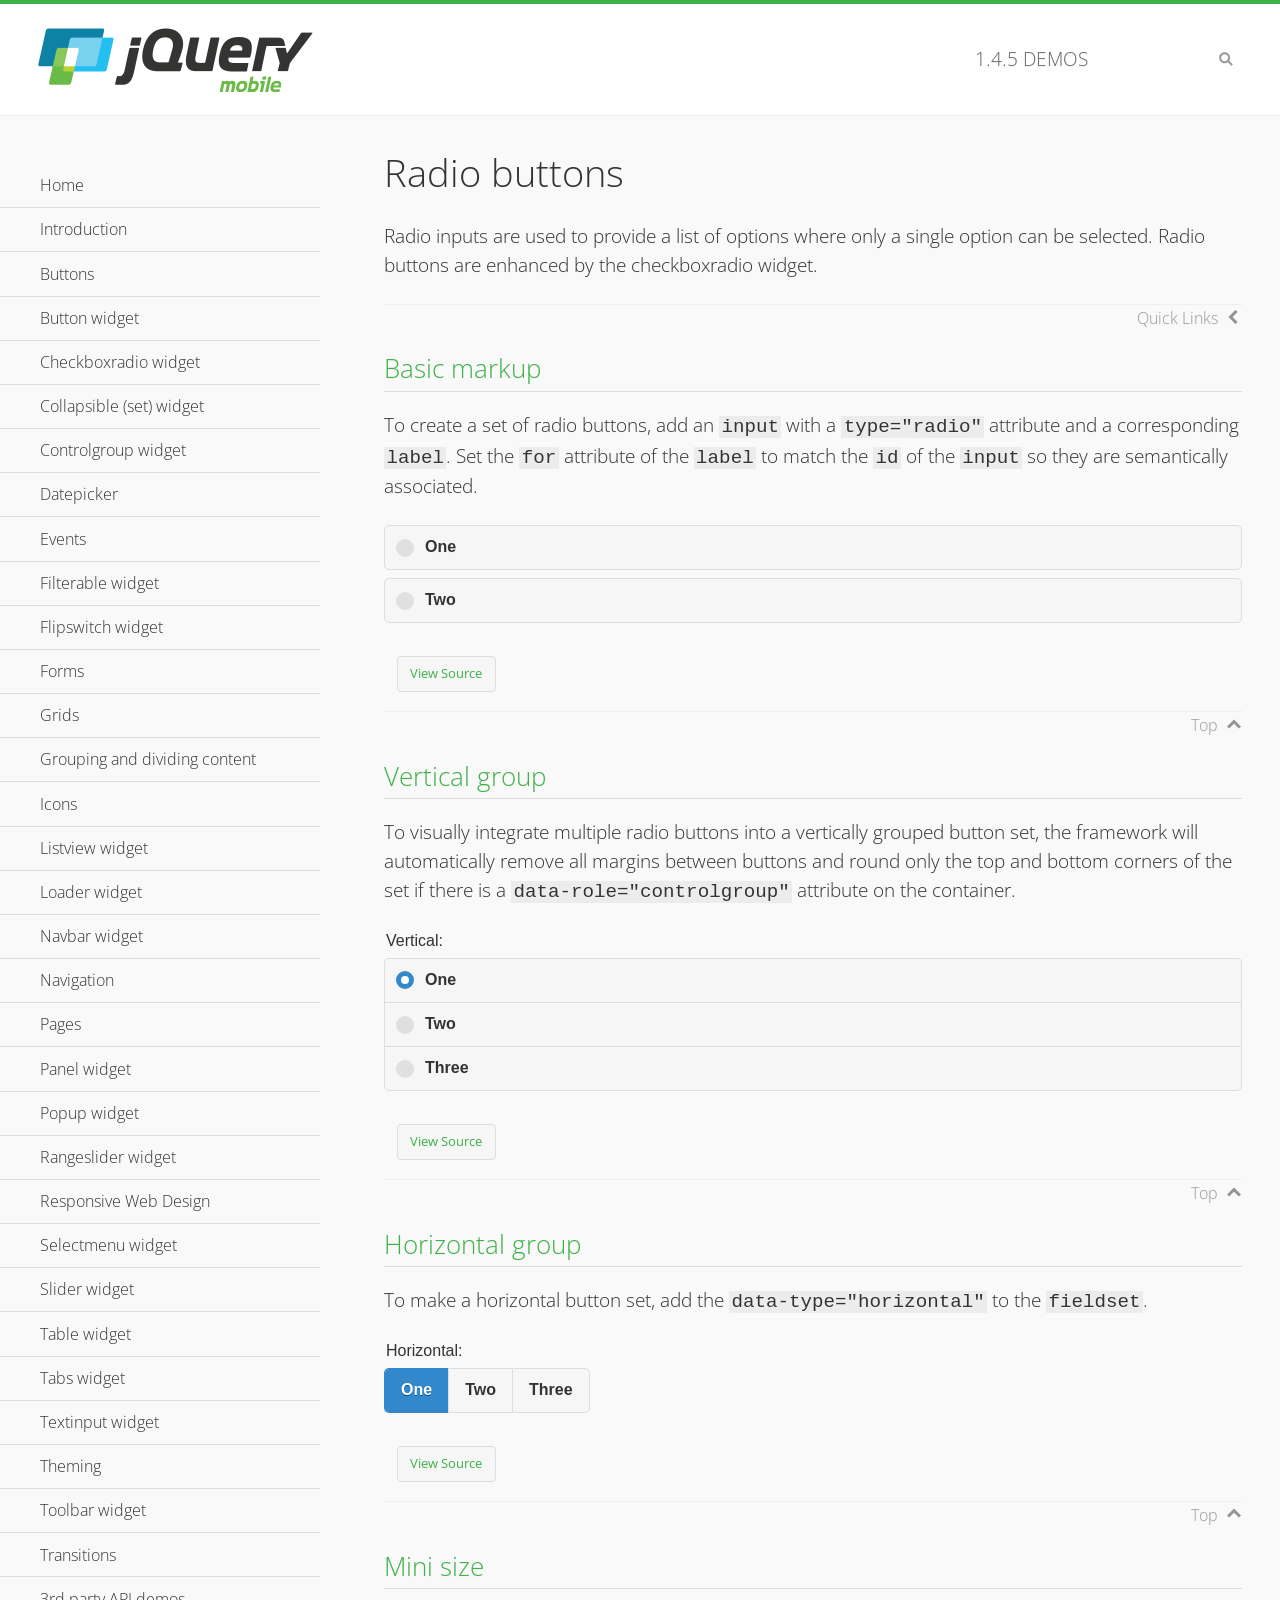
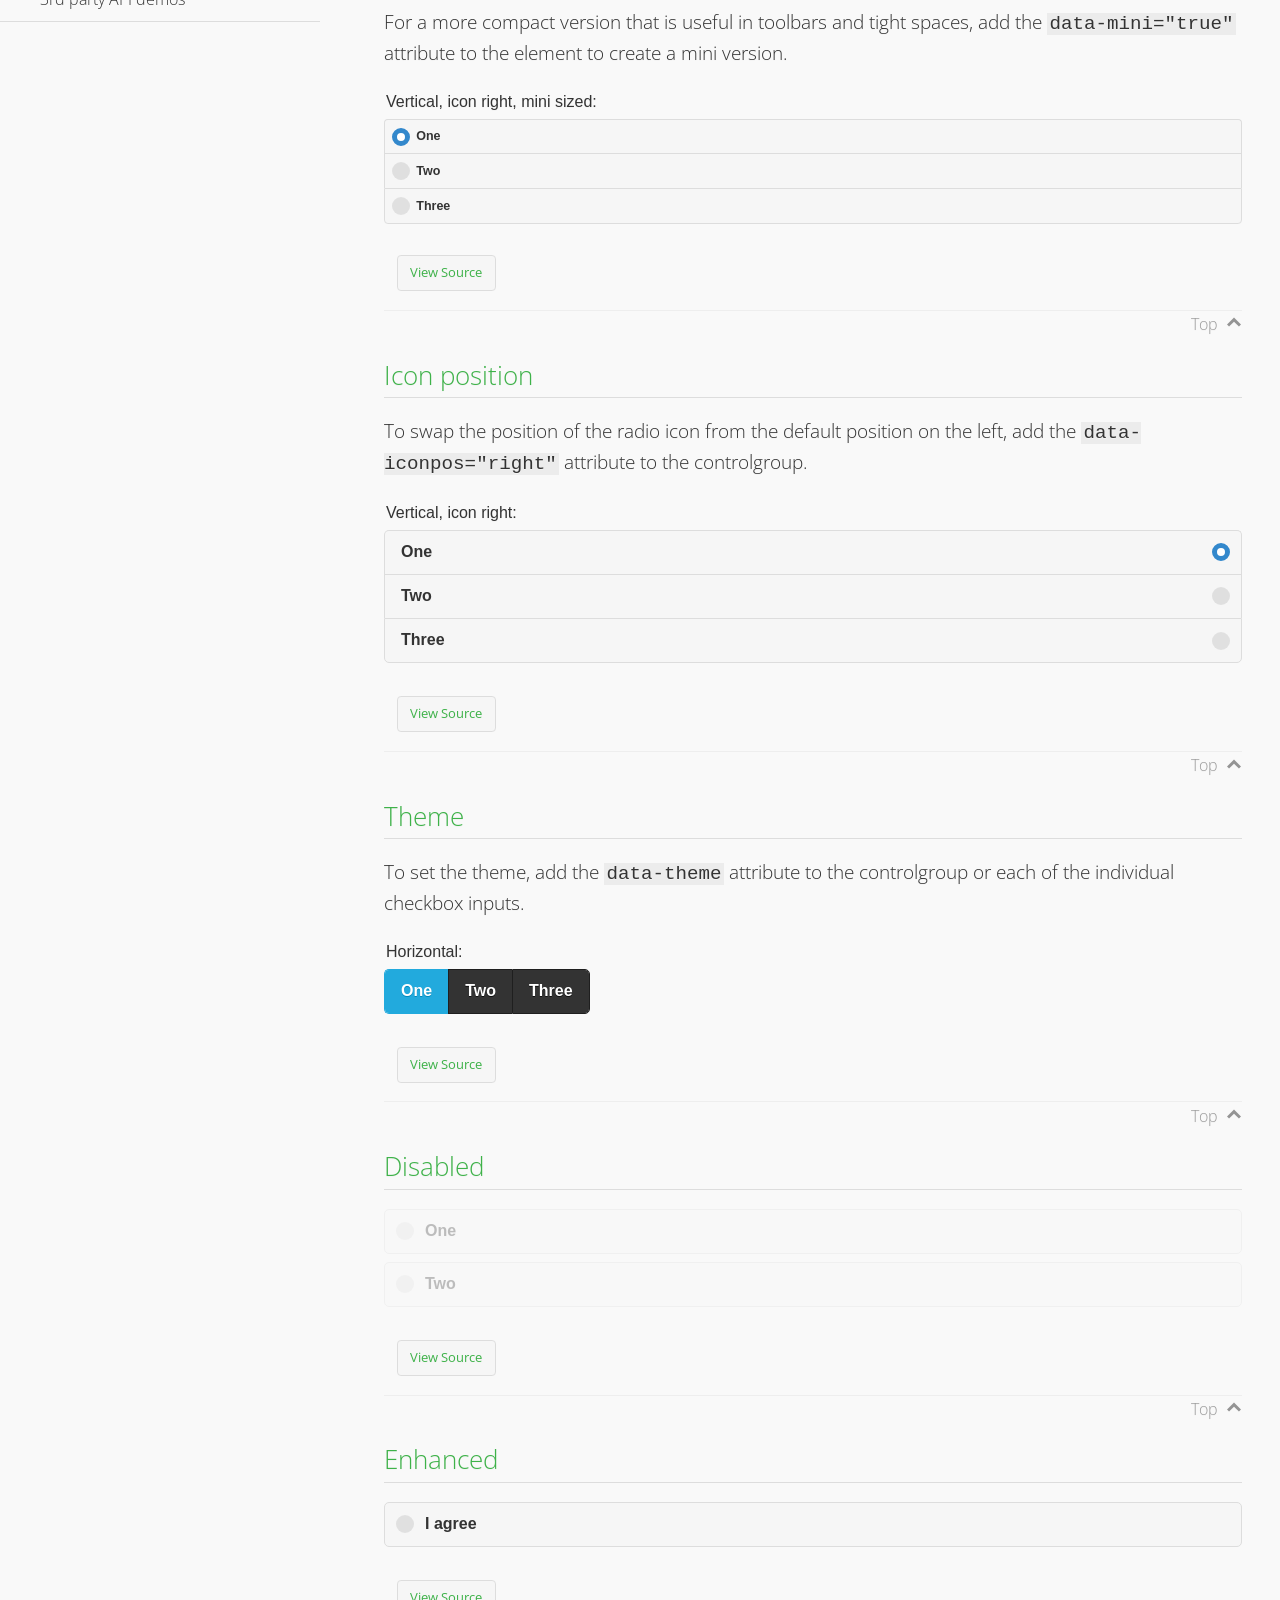
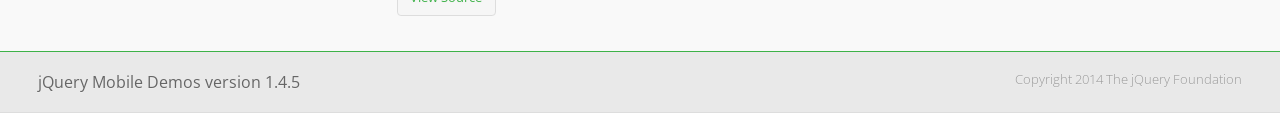
<file: mobile/demos/checkboxradio-radio/index.html>
<!DOCTYPE html>
<html>
<head>
	<meta charset="utf-8">
	<meta name="viewport" content="width=device-width, initial-scale=1">
	<title>Radio buttons - jQuery Mobile Demos</title>
	<link rel="shortcut icon" href="../favicon.ico">
	<link rel="stylesheet" href="http://fonts.googleapis.com/css?family=Open+Sans:300,400,700">
	<link rel="stylesheet" href="../css/themes/default/jquery.mobile-1.4.5.min.css">
	<link rel="stylesheet" href="../_assets/css/jqm-demos.css">
	<script src="../js/jquery.js"></script>
	<script src="../_assets/js/index.js"></script>
	<script src="../js/jquery.mobile-1.4.5.min.js"></script>
</head>
<body>
<div data-role="page" class="jqm-demos" data-quicklinks="true">

	<div data-role="header" class="jqm-header">
		<h2><a href="../" title="jQuery Mobile Demos home"><img src="../_assets/img/jquery-logo.png" alt="jQuery Mobile"></a></h2>
		<p><span class="jqm-version"></span> Demos</p>
		<a href="#" class="jqm-navmenu-link ui-btn ui-btn-icon-notext ui-corner-all ui-icon-bars ui-nodisc-icon ui-alt-icon ui-btn-left">Menu</a>
		<a href="#" class="jqm-search-link ui-btn ui-btn-icon-notext ui-corner-all ui-icon-search ui-nodisc-icon ui-alt-icon ui-btn-right">Search</a>
	</div><!-- /header -->

	<div role="main" class="ui-content jqm-content">

		<h1>Radio buttons</h1>

		<p>Radio inputs are used to provide a list of options where only a single option can be selected. Radio buttons are enhanced by the checkboxradio widget.</p>

		<h2>Basic markup</h2>

		<p>To create a set of radio buttons, add an <code>input</code> with a <code>type="radio"</code> attribute and a corresponding <code>label</code>. Set the <code>for</code> attribute of the <code>label</code> to match the <code>id</code> of the <code>input</code> so they are semantically associated.</p>

		<div data-demo-html="true">
			<form>
				<label>
					<input type="radio" name="radio-choice-0" id="radio-choice-0a">One
				</label>

				<label for="radio-choice-0b">Two</label>
				<input type="radio" name="radio-choice-0" id="radio-choice-0b" class="custom">
			</form>
		</div><!--/demo-html -->

		<h2>Vertical group</h2>

		<p>To visually integrate multiple radio buttons into a vertically grouped button set, the framework will automatically remove all margins between buttons and round only the top and bottom corners of the set if there is a <code> data-role="controlgroup"</code> attribute on the container.</p>

		<div data-demo-html="true">
			<form>
					<fieldset data-role="controlgroup">
					<legend>Vertical:</legend>
					<input type="radio" name="radio-choice-v-2" id="radio-choice-v-2a" value="on" checked="checked">
					<label for="radio-choice-v-2a">One</label>
					<input type="radio" name="radio-choice-v-2" id="radio-choice-v-2b" value="off">
					<label for="radio-choice-v-2b">Two</label>
					<input type="radio" name="radio-choice-v-2" id="radio-choice-v-2c" value="other">
					<label for="radio-choice-v-2c">Three</label>
				</fieldset>
			</form>
		</div><!--/demo-html -->

		<h2>Horizontal group</h2>

		<p>To make a horizontal button set, add the <code> data-type="horizontal"</code> to the <code>fieldset</code>.</p>

		<div data-demo-html="true">
			<form>
				<fieldset data-role="controlgroup" data-type="horizontal">
					<legend>Horizontal:</legend>
					<input type="radio" name="radio-choice-h-2" id="radio-choice-h-2a" value="on" checked="checked">
					<label for="radio-choice-h-2a">One</label>
					<input type="radio" name="radio-choice-h-2" id="radio-choice-h-2b" value="off">
					<label for="radio-choice-h-2b">Two</label>
					<input type="radio" name="radio-choice-h-2" id="radio-choice-h-2c" value="other">
					<label for="radio-choice-h-2c">Three</label>
				</fieldset>
			</form>
		</div><!--/demo-html -->

		<h2>Mini size</h2>

		<p>For a more compact version that is useful in toolbars and tight spaces, add the <code>data-mini="true"</code> attribute to the element to create a mini version. </p>

		<div data-demo-html="true">
			<form>
				<fieldset data-role="controlgroup" data-mini="true">
					<legend>Vertical, icon right, mini sized:</legend>
					<input type="radio" name="radio-choice-v-6" id="radio-choice-v-6a" value="on" checked="checked">
					<label for="radio-choice-v-6a">One</label>
					<input type="radio" name="radio-choice-v-6" id="radio-choice-v-6b" value="off">
					<label for="radio-choice-v-6b">Two</label>
					<input type="radio" name="radio-choice-v-6" id="radio-choice-v-6c" value="other">
					<label for="radio-choice-v-6c">Three</label>
				</fieldset>
			</form>
		</div><!--/demo-html -->

		<h2>Icon position</h2>

		<p>To swap the position of the radio icon from the default position on the left, add the <code>data-iconpos="right"</code> attribute to the controlgroup.</p>

		<div data-demo-html="true">
			<form>
				<fieldset data-role="controlgroup" data-iconpos="right">
					<legend>Vertical, icon right:</legend>
					<input type="radio" name="radio-choice-w-6" id="radio-choice-w-6a" value="on" checked="checked">
					<label for="radio-choice-w-6a">One</label>
					<input type="radio" name="radio-choice-w-6" id="radio-choice-w-6b" value="off">
					<label for="radio-choice-w-6b">Two</label>
					<input type="radio" name="radio-choice-w-6" id="radio-choice-w-6c" value="other">
					<label for="radio-choice-w-6c">Three</label>
				</fieldset>
			</form>
		</div><!--/demo-html -->

		<h2>Theme</h2>

		<p>To set the theme, add the <code>data-theme</code> attribute to the controlgroup or each of the individual checkbox inputs.</p>

		<div data-demo-html="true">
			<form>
				<fieldset data-role="controlgroup" data-theme="b" data-type="horizontal">
					<legend>Horizontal:</legend>
					<input type="radio" name="radio-choice-t-6" id="radio-choice-t-6a" value="on" checked="checked">
					<label for="radio-choice-t-6a">One</label>
					<input type="radio" name="radio-choice-t-6" id="radio-choice-t-6b" value="off">
					<label for="radio-choice-t-6b">Two</label>
					<input type="radio" name="radio-choice-t-6" id="radio-choice-t-6c" value="other">
					<label for="radio-choice-t-6c">Three</label>
				</fieldset>
			</form>
		</div><!--/demo-html -->

		<h2>Disabled</h2>

		<div data-demo-html="true">
			<form>
				<label>
					<input type="radio" name="radio-choice-7" id="radio-choice-7a" disabled="disabled">One
				</label>
				<label for="radio-choice-7b">Two</label>
				<input type="radio" name="radio-choice-7" id="radio-choice-7b" disabled="disabled">
			</form>
		</div><!--/demo-html -->

		<h2>Enhanced</h2>

		<div data-demo-html="true">
			<div class="ui-radio">
				<label for="radio-enhanced" class="ui-btn ui-corner-all ui-btn-inherit ui-btn-icon-left ui-radio-off">I agree</label>
				<input type="radio" name="radio-enhanced" id="radio-enhanced" data-enhanced="true">
			</div>
		</div><!--/demo-html -->

	</div><!-- /content -->
	    <div data-role="panel" class="jqm-navmenu-panel" data-position="left" data-display="overlay" data-theme="a">
	    	<ul class="jqm-list ui-alt-icon ui-nodisc-icon">
<li data-filtertext="demos homepage" data-icon="home"><a href=".././">Home</a></li>
<li data-filtertext="introduction overview getting started"><a href="../intro/" data-ajax="false">Introduction</a></li>
<li data-filtertext="buttons button markup buttonmarkup method anchor link button element"><a href="../button-markup/" data-ajax="false">Buttons</a></li>
<li data-filtertext="form button widget input button submit reset"><a href="../button/" data-ajax="false">Button widget</a></li>
<li data-role="collapsible" data-enhanced="true" data-collapsed-icon="carat-d" data-expanded-icon="carat-u" data-iconpos="right" data-inset="false" class="ui-collapsible ui-collapsible-themed-content ui-collapsible-collapsed">
	<h3 class="ui-collapsible-heading ui-collapsible-heading-collapsed">
		<a href="#" class="ui-collapsible-heading-toggle ui-btn ui-btn-icon-right ui-btn-inherit ui-icon-carat-d">
		    Checkboxradio widget<span class="ui-collapsible-heading-status"> click to expand contents</span>
		</a>
	</h3>
	<div class="ui-collapsible-content ui-body-inherit ui-collapsible-content-collapsed" aria-hidden="true">
		<ul>
			<li data-filtertext="form checkboxradio widget checkbox input checkboxes controlgroups"><a href="../checkboxradio-checkbox/" data-ajax="false">Checkboxes</a></li>
			<li data-filtertext="form checkboxradio widget radio input radio buttons controlgroups"><a href="../checkboxradio-radio/" data-ajax="false">Radio buttons</a></li>
		</ul>
	</div>
</li>
<li data-role="collapsible" data-enhanced="true" data-collapsed-icon="carat-d" data-expanded-icon="carat-u" data-iconpos="right" data-inset="false" class="ui-collapsible ui-collapsible-themed-content ui-collapsible-collapsed">
	<h3 class="ui-collapsible-heading ui-collapsible-heading-collapsed">
		<a href="#" class="ui-collapsible-heading-toggle ui-btn ui-btn-icon-right ui-btn-inherit ui-icon-carat-d">
			Collapsible (set) widget<span class="ui-collapsible-heading-status"> click to expand contents</span>
		</a>
	</h3>
	<div class="ui-collapsible-content ui-body-inherit ui-collapsible-content-collapsed" aria-hidden="true">
		<ul>
			<li data-filtertext="collapsibles content formatting"><a href="../collapsible/" data-ajax="false">Collapsible</a></li>
			<li data-filtertext="dynamic collapsible set accordion append expand"><a href="../collapsible-dynamic/" data-ajax="false">Dynamic collapsibles</a></li>
			<li data-filtertext="accordions collapsible set widget content formatting grouped collapsibles"><a href="../collapsibleset/" data-ajax="false">Collapsible set</a></li>
		</ul>
	</div>
</li>
<li data-role="collapsible" data-enhanced="true" data-collapsed-icon="carat-d" data-expanded-icon="carat-u" data-iconpos="right" data-inset="false" class="ui-collapsible ui-collapsible-themed-content ui-collapsible-collapsed">
	<h3 class="ui-collapsible-heading ui-collapsible-heading-collapsed">
		<a href="#" class="ui-collapsible-heading-toggle ui-btn ui-btn-icon-right ui-btn-inherit ui-icon-carat-d">
			Controlgroup widget<span class="ui-collapsible-heading-status"> click to expand contents</span>
		</a>
	</h3>
	<div class="ui-collapsible-content ui-body-inherit ui-collapsible-content-collapsed" aria-hidden="true">
		<ul>
			<li data-filtertext="controlgroups selectmenu checkboxradio input grouped buttons horizontal vertical"><a href="../controlgroup/" data-ajax="false">Controlgroup</a></li>
			<li data-filtertext="dynamic controlgroup dynamically add buttons"><a href="../controlgroup-dynamic/" data-ajax="false">Dynamic controlgroups</a></li>
		</ul>
	</div>
</li>
<li data-filtertext="form datepicker widget date input"><a href="../datepicker/" data-ajax="false">Datepicker</a></li>
<li data-role="collapsible" data-enhanced="true" data-collapsed-icon="carat-d" data-expanded-icon="carat-u" data-iconpos="right" data-inset="false" class="ui-collapsible ui-collapsible-themed-content ui-collapsible-collapsed">
	<h3 class="ui-collapsible-heading ui-collapsible-heading-collapsed">
		<a href="#" class="ui-collapsible-heading-toggle ui-btn ui-btn-icon-right ui-btn-inherit ui-icon-carat-d">
			Events<span class="ui-collapsible-heading-status"> click to expand contents</span>
		</a>
	</h3>
	<div class="ui-collapsible-content ui-body-inherit ui-collapsible-content-collapsed" aria-hidden="true">
		<ul>
			<li data-filtertext="swipe to delete list items listviews swipe events"><a href="../swipe-list/" data-ajax="false">Swipe list items</a></li>
			<li data-filtertext="swipe to navigate swipe page navigation swipe events"><a href="../swipe-page/" data-ajax="false">Swipe page navigation</a></li>
		</ul>
	</div>
</li>
<li data-filtertext="filterable filter elements sorting searching listview table"><a href="../filterable/" data-ajax="false">Filterable widget</a></li>
<li data-filtertext="form flipswitch widget flip toggle switch binary select checkbox input"><a href="../flipswitch/" data-ajax="false">Flipswitch widget</a></li>
<li data-role="collapsible" data-enhanced="true" data-collapsed-icon="carat-d" data-expanded-icon="carat-u" data-iconpos="right" data-inset="false" class="ui-collapsible ui-collapsible-themed-content ui-collapsible-collapsed">
	<h3 class="ui-collapsible-heading ui-collapsible-heading-collapsed">
		<a href="#" class="ui-collapsible-heading-toggle ui-btn ui-btn-icon-right ui-btn-inherit ui-icon-carat-d">
			Forms<span class="ui-collapsible-heading-status"> click to expand contents</span>
		</a>
	</h3>
	<div class="ui-collapsible-content ui-body-inherit ui-collapsible-content-collapsed" aria-hidden="true">
		<ul>
			<li data-filtertext="forms text checkbox radio range button submit reset inputs selects textarea slider flipswitch label form elements"><a href="../forms/" data-ajax="false">Forms</a></li>
			<li data-filtertext="form hide labels hidden accessible ui-hidden-accessible forms"><a href="../forms-label-hidden-accessible/" data-ajax="false">Hide labels</a></li>
			<li data-filtertext="form field containers fieldcontain ui-field-contain forms"><a href="../forms-field-contain/" data-ajax="false">Field containers</a></li>
			<li data-filtertext="forms disabled form elements"><a href="../forms-disabled/" data-ajax="false">Forms disabled</a></li>
			<li data-filtertext="forms gallery examples overview forms text checkbox radio range button submit reset inputs selects textarea slider flipswitch label form elements"><a href="../forms-gallery/" data-ajax="false">Forms gallery</a></li>
		</ul>
	</div>
</li>
<li data-role="collapsible" data-enhanced="true" data-collapsed-icon="carat-d" data-expanded-icon="carat-u" data-iconpos="right" data-inset="false" class="ui-collapsible ui-collapsible-themed-content ui-collapsible-collapsed">
	<h3 class="ui-collapsible-heading ui-collapsible-heading-collapsed">
		<a href="#" class="ui-collapsible-heading-toggle ui-btn ui-btn-icon-right ui-btn-inherit ui-icon-carat-d">
			Grids<span class="ui-collapsible-heading-status"> click to expand contents</span>
		</a>
	</h3>
	<div class="ui-collapsible-content ui-body-inherit ui-collapsible-content-collapsed" aria-hidden="true">
		<ul>
			<li data-filtertext="grids columns blocks content formatting rwd responsive css framework"><a href="../grids/" data-ajax="false">Grids</a></li>
			<li data-filtertext="buttons in grids css framework"><a href="../grids-buttons/" data-ajax="false">Buttons in grids</a></li>
			<li data-filtertext="custom responsive grids rwd css framework"><a href="../grids-custom-responsive/" data-ajax="false">Custom responsive grids</a></li>
		</ul>
	</div>
</li>
<li data-filtertext="blocks content formatting sections heading"><a href="../body-bar-classes/" data-ajax="false">Grouping and dividing content</a></li>
<li data-role="collapsible" data-enhanced="true" data-collapsed-icon="carat-d" data-expanded-icon="carat-u" data-iconpos="right" data-inset="false" class="ui-collapsible ui-collapsible-themed-content ui-collapsible-collapsed">
	<h3 class="ui-collapsible-heading ui-collapsible-heading-collapsed">
		<a href="#" class="ui-collapsible-heading-toggle ui-btn ui-btn-icon-right ui-btn-inherit ui-icon-carat-d">
			Icons<span class="ui-collapsible-heading-status"> click to expand contents</span>
		</a>
	</h3>
	<div class="ui-collapsible-content ui-body-inherit ui-collapsible-content-collapsed" aria-hidden="true">
		<ul>
			<li data-filtertext="button icons svg disc alt custom icon position"><a href="../icons/" data-ajax="false">Icons</a></li>
			<li data-filtertext=""><a href="../icons-grunticon/" data-ajax="false">Grunticon loader</a></li>
		</ul>
	</div>
</li>
<li data-role="collapsible" data-enhanced="true" data-collapsed-icon="carat-d" data-expanded-icon="carat-u" data-iconpos="right" data-inset="false" class="ui-collapsible ui-collapsible-themed-content ui-collapsible-collapsed">
	<h3 class="ui-collapsible-heading ui-collapsible-heading-collapsed">
		<a href="#" class="ui-collapsible-heading-toggle ui-btn ui-btn-icon-right ui-btn-inherit ui-icon-carat-d">
			Listview widget<span class="ui-collapsible-heading-status"> click to expand contents</span>
		</a>
	</h3>
	<div class="ui-collapsible-content ui-body-inherit ui-collapsible-content-collapsed" aria-hidden="true">
		<ul>
			<li data-filtertext="listview widget thumbnails icons nested split button collapsible ul ol"><a href="../listview/" data-ajax="false">Listview</a></li>
			<li data-filtertext="autocomplete filterable reveal listview filtertextbeforefilter placeholder"><a href="../listview-autocomplete/" data-ajax="false">Listview autocomplete</a></li>
			<li data-filtertext="autocomplete filterable reveal listview remote data filtertextbeforefilter placeholder"><a href="../listview-autocomplete-remote/" data-ajax="false">Listview autocomplete remote data</a></li>
			<li data-filtertext="autodividers anchor jump scroll linkbars listview lists ul ol"><a href="../listview-autodividers-linkbar/" data-ajax="false">Listview autodividers linkbar</a></li>
			<li data-filtertext="listview autodividers selector autodividersselector lists ul ol"><a href="../listview-autodividers-selector/" data-ajax="false">Listview autodividers selector</a></li>
			<li data-filtertext="listview nested list items"><a href="../listview-nested-lists/" data-ajax="false">Nested Listviews</a></li>
			<li data-filtertext="listview collapsible list items flat"><a href="../listview-collapsible-item-flat/" data-ajax="false">Listview collapsible list items (flat)</a></li>
			<li data-filtertext="listview collapsible list indented"><a href="../listview-collapsible-item-indented/" data-ajax="false">Listview collapsible list items (indented)</a></li>
			<li data-filtertext="grid listview responsive grids responsive listviews lists ul"><a href="../listview-grid/" data-ajax="false">Listview responsive grid</a></li>
		</ul>
	</div>
</li>
<li data-filtertext="loader widget page loading navigation overlay spinner"><a href="../loader/" data-ajax="false">Loader widget</a></li>
<li data-filtertext="navbar widget navmenu toolbars header footer"><a href="../navbar/" data-ajax="false">Navbar widget</a></li>
<li data-role="collapsible" data-enhanced="true" data-collapsed-icon="carat-d" data-expanded-icon="carat-u" data-iconpos="right" data-inset="false" class="ui-collapsible ui-collapsible-themed-content ui-collapsible-collapsed">
	<h3 class="ui-collapsible-heading ui-collapsible-heading-collapsed">
		<a href="#" class="ui-collapsible-heading-toggle ui-btn ui-btn-icon-right ui-btn-inherit ui-icon-carat-d">
			Navigation<span class="ui-collapsible-heading-status"> click to expand contents</span>
		</a>
	</h3>
	<div class="ui-collapsible-content ui-body-inherit ui-collapsible-content-collapsed" aria-hidden="true">
		<ul>
			<li data-filtertext="ajax navigation navigate widget history event method"><a href="../navigation/" data-ajax="false">Navigation</a></li>
			<li data-filtertext="linking pages page links navigation ajax prefetch cache"><a href="../navigation-linking-pages/" data-ajax="false">Linking pages</a></li>
			<!-- <li data-filtertext="php redirect server redirection server-side navigation"><a href="../navigation-php-redirect/" data-ajax="false">PHP redirect demo</a></li>-->
			<li data-filtertext="navigation redirection hash query"><a href="../navigation-hash-processing/" data-ajax="false">Hash processing demo</a></li>
			<li data-filtertext="navigation redirection hash query"><a href="../page-events/" data-ajax="false">Page Navigation Events</a></li>
		</ul>
	</div>
</li>
<li data-role="collapsible" data-enhanced="true" data-collapsed-icon="carat-d" data-expanded-icon="carat-u" data-iconpos="right" data-inset="false" class="ui-collapsible ui-collapsible-themed-content ui-collapsible-collapsed">
	<h3 class="ui-collapsible-heading ui-collapsible-heading-collapsed">
		<a href="#" class="ui-collapsible-heading-toggle ui-btn ui-btn-icon-right ui-btn-inherit ui-icon-carat-d">
			Pages<span class="ui-collapsible-heading-status"> click to expand contents</span>
		</a>
	</h3>
	<div class="ui-collapsible-content ui-body-inherit ui-collapsible-content-collapsed" aria-hidden="true">
		<ul>
			<li data-filtertext="pages page widget ajax navigation"><a href="../pages/" data-ajax="false">Pages</a></li>
			<li data-filtertext="single page"><a href="../pages-single-page/" data-ajax="false">Single page</a></li>
			<li data-filtertext="multipage multi-page page"><a href="../pages-multi-page/" data-ajax="false">Multi-page template</a></li>
			<li data-filtertext="dialog page widget modal popup"><a href="../pages-dialog/" data-ajax="false">Dialog page</a></li>
		</ul>
	</div>
</li>
<li data-role="collapsible" data-enhanced="true" data-collapsed-icon="carat-d" data-expanded-icon="carat-u" data-iconpos="right" data-inset="false" class="ui-collapsible ui-collapsible-themed-content ui-collapsible-collapsed">
	<h3 class="ui-collapsible-heading ui-collapsible-heading-collapsed">
		<a href="#" class="ui-collapsible-heading-toggle ui-btn ui-btn-icon-right ui-btn-inherit ui-icon-carat-d">
			Panel widget<span class="ui-collapsible-heading-status"> click to expand contents</span>
		</a>
	</h3>
	<div class="ui-collapsible-content ui-body-inherit ui-collapsible-content-collapsed" aria-hidden="true">
		<ul>
			<li data-filtertext="panel widget sliding panels reveal push overlay responsive"><a href="../panel/" data-ajax="false">Panel</a></li>
			<li data-filtertext=""><a href="../panel-external/" data-ajax="false">External panels</a></li>
			<li data-filtertext="panel "><a href="../panel-fixed/" data-ajax="false">Fixed panels</a></li>
			<li data-filtertext="panel slide panels sliding panels shadow rwd responsive breakpoint"><a href="../panel-responsive/" data-ajax="false">Panels responsive</a></li>
			<li data-filtertext="panel custom style custom panel width reveal shadow listview panel styling page background wrapper"><a href="../panel-styling/" data-ajax="false">Custom panel style</a></li>
			<li data-filtertext="panel open on swipe"><a href="../panel-swipe-open/" data-ajax="false">Panel open on swipe</a></li>
			<li data-filtertext="panels outside page internal external toolbars"><a href="../panel-external-internal/" data-ajax="false">Panel external and internal</a></li>
		</ul>
	</div>
</li>
<li data-role="collapsible" data-enhanced="true" data-collapsed-icon="carat-d" data-expanded-icon="carat-u" data-iconpos="right" data-inset="false" class="ui-collapsible ui-collapsible-themed-content ui-collapsible-collapsed">
	<h3 class="ui-collapsible-heading ui-collapsible-heading-collapsed">
		<a href="#" class="ui-collapsible-heading-toggle ui-btn ui-btn-icon-right ui-btn-inherit ui-icon-carat-d">
			Popup widget<span class="ui-collapsible-heading-status"> click to expand contents</span>
		</a>
	</h3>
	<div class="ui-collapsible-content ui-body-inherit ui-collapsible-content-collapsed" aria-hidden="true">
		<ul>
			<li data-filtertext="popup widget popups dialog modal transition tooltip lightbox form overlay screen flip pop fade transition"><a href="../popup/" data-ajax="false">Popup</a></li>
			<li data-filtertext="popup alignment position"><a href="../popup-alignment/" data-ajax="false">Popup alignment</a></li>
			<li data-filtertext="popup arrow size popups popover"><a href="../popup-arrow-size/" data-ajax="false">Popup arrow size</a></li>
			<li data-filtertext="dynamic popups popup images lightbox"><a href="../popup-dynamic/" data-ajax="false">Dynamic popups</a></li>
			<li data-filtertext="popups with iframes scaling"><a href="../popup-iframe/" data-ajax="false">Popups with iframes</a></li>
			<li data-filtertext="popup image scaling"><a href="../popup-image-scaling/" data-ajax="false">Popup image scaling</a></li>
			<li data-filtertext="external popup outside multi-page"><a href="../popup-outside-multipage/" data-ajax="false">Popup outside multi-page</a></li>
		</ul>
	</div>
</li>
<li data-filtertext="form rangeslider widget dual sliders dual handle sliders range input"><a href="../rangeslider/" data-ajax="false">Rangeslider widget</a></li>
<li data-filtertext="responsive web design rwd adaptive progressive enhancement PE accessible mobile breakpoints media query media queries"><a href="../rwd/" data-ajax="false">Responsive Web Design</a></li>
<li data-role="collapsible" data-enhanced="true" data-collapsed-icon="carat-d" data-expanded-icon="carat-u" data-iconpos="right" data-inset="false" class="ui-collapsible ui-collapsible-themed-content ui-collapsible-collapsed">
	<h3 class="ui-collapsible-heading ui-collapsible-heading-collapsed">
		<a href="#" class="ui-collapsible-heading-toggle ui-btn ui-btn-icon-right ui-btn-inherit ui-icon-carat-d">
			Selectmenu widget<span class="ui-collapsible-heading-status"> click to expand contents</span>
		</a>
	</h3>
	<div class="ui-collapsible-content ui-body-inherit ui-collapsible-content-collapsed" aria-hidden="true">
		<ul>
			<li data-filtertext="form selectmenu widget select input custom select menu selects"><a href="../selectmenu/" data-ajax="false">Selectmenu</a></li>
			<li data-filtertext="form custom select menu selectmenu widget custom menu option optgroup multiple selects"><a href="../selectmenu-custom/" data-ajax="false">Custom select menu</a></li>
			<li data-filtertext="filterable select filter popup dialog"><a href="../selectmenu-custom-filter/" data-ajax="false">Custom select menu with filter</a></li>
		</ul>
	</div>
</li>
<li data-role="collapsible" data-enhanced="true" data-collapsed-icon="carat-d" data-expanded-icon="carat-u" data-iconpos="right" data-inset="false" class="ui-collapsible ui-collapsible-themed-content ui-collapsible-collapsed">
	<h3 class="ui-collapsible-heading ui-collapsible-heading-collapsed">
		<a href="#" class="ui-collapsible-heading-toggle ui-btn ui-btn-icon-right ui-btn-inherit ui-icon-carat-d">
			Slider widget<span class="ui-collapsible-heading-status"> click to expand contents</span>
		</a>
	</h3>
	<div class="ui-collapsible-content ui-body-inherit ui-collapsible-content-collapsed" aria-hidden="true">
		<ul>
			<li data-filtertext="form slider widget range input single sliders"><a href="../slider/" data-ajax="false">Slider</a></li>
			<li data-filtertext="form slider widget flipswitch slider binary select flip toggle switch"><a href="../slider-flipswitch/" data-ajax="false">Slider flip toggle switch</a></li>
			<li data-filtertext="form slider tooltip handle value input range sliders"><a href="../slider-tooltip/" data-ajax="false">Slider tooltip</a></li>
		</ul>
	</div>
</li>
<li data-role="collapsible" data-enhanced="true" data-collapsed-icon="carat-d" data-expanded-icon="carat-u" data-iconpos="right" data-inset="false" class="ui-collapsible ui-collapsible-themed-content ui-collapsible-collapsed">
	<h3 class="ui-collapsible-heading ui-collapsible-heading-collapsed">
		<a href="#" class="ui-collapsible-heading-toggle ui-btn ui-btn-icon-right ui-btn-inherit ui-icon-carat-d">
			Table widget<span class="ui-collapsible-heading-status"> click to expand contents</span>
		</a>
	</h3>
	<div class="ui-collapsible-content ui-body-inherit ui-collapsible-content-collapsed" aria-hidden="true">
		<ul>
			<li data-filtertext="table widget reflow column toggle th td responsive tables rwd hide show tabular"><a href="../table-column-toggle/" data-ajax="false">Table Column Toggle</a></li>
			<li data-filtertext="table column toggle phone comparison demo"><a href="../table-column-toggle-example/" data-ajax="false">Table Column Toggle demo</a></li>
			<li data-filtertext="responsive tables table column toggle heading groups rwd breakpoint"><a href="../table-column-toggle-heading-groups/" data-ajax="false">Table Column Toggle heading groups</a></li>
			<li data-filtertext="responsive tables table column toggle hide rwd breakpoint customization options"><a href="../table-column-toggle-options/" data-ajax="false">Table Column Toggle options</a></li>
			<li data-filtertext="table reflow th td responsive rwd columns tabular"><a href="../table-reflow/" data-ajax="false">Table Reflow</a></li>
			<li data-filtertext="responsive tables table reflow heading groups rwd breakpoint"><a href="../table-reflow-heading-groups/" data-ajax="false">Table Reflow heading groups</a></li>
			<li data-filtertext="responsive tables table reflow stripes strokes table style"><a href="../table-reflow-stripes-strokes/" data-ajax="false">Table Reflow stripes and strokes</a></li>
			<li data-filtertext="responsive tables table reflow stack custom styles"><a href="../table-reflow-styling/" data-ajax="false">Table Reflow custom styles</a></li>
		</ul>
	</div>
</li>
<li data-filtertext="ui tabs widget"><a href="../tabs/" data-ajax="false">Tabs widget</a></li>
<li data-filtertext="form textinput widget text input textarea number date time tel email file color password"><a href="../textinput/" data-ajax="false">Textinput widget</a></li>
<li data-role="collapsible" data-enhanced="true" data-collapsed-icon="carat-d" data-expanded-icon="carat-u" data-iconpos="right" data-inset="false" class="ui-collapsible ui-collapsible-themed-content ui-collapsible-collapsed">
	<h3 class="ui-collapsible-heading ui-collapsible-heading-collapsed">
		<a href="#" class="ui-collapsible-heading-toggle ui-btn ui-btn-icon-right ui-btn-inherit ui-icon-carat-d">
			Theming<span class="ui-collapsible-heading-status"> click to expand contents</span>
		</a>
	</h3>
	<div class="ui-collapsible-content ui-body-inherit ui-collapsible-content-collapsed" aria-hidden="true">
		<ul>
			<li data-filtertext="default theme swatches theming style css"><a href="../theme-default/" data-ajax="false">Default theme</a></li>
			<li data-filtertext="classic theme old theme swatches theming style css"><a href="../theme-classic/" data-ajax="false">Classic theme</a></li>
		</ul>
	</div>
</li>
<li data-role="collapsible" data-enhanced="true" data-collapsed-icon="carat-d" data-expanded-icon="carat-u" data-iconpos="right" data-inset="false" class="ui-collapsible ui-collapsible-themed-content ui-collapsible-collapsed">
	<h3 class="ui-collapsible-heading ui-collapsible-heading-collapsed">
		<a href="#" class="ui-collapsible-heading-toggle ui-btn ui-btn-icon-right ui-btn-inherit ui-icon-carat-d">
			Toolbar widget<span class="ui-collapsible-heading-status"> click to expand contents</span>
		</a>
	</h3>
	<div class="ui-collapsible-content ui-body-inherit ui-collapsible-content-collapsed" aria-hidden="true">
		<ul>
			<li data-filtertext="toolbar widget header footer toolbars fixed fullscreen external sections"><a href="../toolbar/" data-ajax="false">Toolbar</a></li>
			<li data-filtertext="dynamic toolbars dynamically add toolbar header footer"><a href="../toolbar-dynamic/" data-ajax="false">Dynamic toolbars</a></li>
			<li data-filtertext="external toolbars header footer"><a href="../toolbar-external/" data-ajax="false">External toolbars</a></li>
			<li data-filtertext="fixed toolbars header footer"><a href="../toolbar-fixed/" data-ajax="false">Fixed toolbars</a></li>
			<li data-filtertext="fixed fullscreen toolbars header footer"><a href="../toolbar-fixed-fullscreen/" data-ajax="false">Fullscreen toolbars</a></li>
			<li data-filtertext="external fixed toolbars header footer"><a href="../toolbar-fixed-external/" data-ajax="false">Fixed external toolbars</a></li>
			<li data-filtertext="external persistent toolbars header footer navbar navmenu"><a href="../toolbar-fixed-persistent/" data-ajax="false">Persistent toolbars</a></li>
			<li data-filtertext="external ajax optimized toolbars persistent toolbars header footer navbar"><a href="../toolbar-fixed-persistent-optimized/" data-ajax="false">Ajax optimized toolbars</a></li>
			<li data-filtertext="form in toolbars header footer"><a href="../toolbar-fixed-forms/" data-ajax="false">Form in toolbar</a></li>
		</ul>
	</div>
</li>
<li data-filtertext="page transitions animated pages popup navigation flip slide fade pop"><a href="../transitions/" data-ajax="false">Transitions</a></li>
<li data-role="collapsible" data-enhanced="true" data-collapsed-icon="carat-d" data-expanded-icon="carat-u" data-iconpos="right" data-inset="false" class="ui-collapsible ui-collapsible-themed-content ui-collapsible-collapsed">
	<h3 class="ui-collapsible-heading ui-collapsible-heading-collapsed">
		<a href="#" class="ui-collapsible-heading-toggle ui-btn ui-btn-icon-right ui-btn-inherit ui-icon-carat-d">
			3rd party API demos<span class="ui-collapsible-heading-status"> click to expand contents</span>
		</a>
	</h3>
	<div class="ui-collapsible-content ui-body-inherit ui-collapsible-content-collapsed" aria-hidden="true">
		<ul>
			<li data-filtertext="backbone requirejs navigation router"><a href="../backbone-requirejs/" data-ajax="false">Backbone RequireJS</a></li>
			<li data-filtertext="google maps geolocation demo"><a href="../map-geolocation/" data-ajax="false">Google Maps geolocation</a></li>
			<li data-filtertext="google maps hybrid"><a href="../map-list-toggle/" data-ajax="false">Google Maps list toggle</a></li>
		</ul>
	</div>
</li>



		     </ul>
		</div><!-- /panel -->


	<div data-role="footer" data-position="fixed" data-tap-toggle="false" class="jqm-footer">
		<p>jQuery Mobile Demos version <span class="jqm-version"></span></p>
		<p>Copyright 2014 The jQuery Foundation</p>
	</div><!-- /footer -->
	<!-- TODO: This should become an external panel so we can add input to markup (unique ID) -->
    <div data-role="panel" class="jqm-search-panel" data-position="right" data-display="overlay" data-theme="a">
		<div class="jqm-search">
			<ul class="jqm-list" data-filter-placeholder="Search demos..." data-filter-reveal="true">
<li data-filtertext="demos homepage" data-icon="home"><a href=".././">Home</a></li>
<li data-filtertext="introduction overview getting started"><a href="../intro/" data-ajax="false">Introduction</a></li>
<li data-filtertext="buttons button markup buttonmarkup method anchor link button element"><a href="../button-markup/" data-ajax="false">Buttons</a></li>
<li data-filtertext="form button widget input button submit reset"><a href="../button/" data-ajax="false">Button widget</a></li>
<li data-role="collapsible" data-enhanced="true" data-collapsed-icon="carat-d" data-expanded-icon="carat-u" data-iconpos="right" data-inset="false" class="ui-collapsible ui-collapsible-themed-content ui-collapsible-collapsed">
	<h3 class="ui-collapsible-heading ui-collapsible-heading-collapsed">
		<a href="#" class="ui-collapsible-heading-toggle ui-btn ui-btn-icon-right ui-btn-inherit ui-icon-carat-d">
		    Checkboxradio widget<span class="ui-collapsible-heading-status"> click to expand contents</span>
		</a>
	</h3>
	<div class="ui-collapsible-content ui-body-inherit ui-collapsible-content-collapsed" aria-hidden="true">
		<ul>
			<li data-filtertext="form checkboxradio widget checkbox input checkboxes controlgroups"><a href="../checkboxradio-checkbox/" data-ajax="false">Checkboxes</a></li>
			<li data-filtertext="form checkboxradio widget radio input radio buttons controlgroups"><a href="../checkboxradio-radio/" data-ajax="false">Radio buttons</a></li>
		</ul>
	</div>
</li>
<li data-role="collapsible" data-enhanced="true" data-collapsed-icon="carat-d" data-expanded-icon="carat-u" data-iconpos="right" data-inset="false" class="ui-collapsible ui-collapsible-themed-content ui-collapsible-collapsed">
	<h3 class="ui-collapsible-heading ui-collapsible-heading-collapsed">
		<a href="#" class="ui-collapsible-heading-toggle ui-btn ui-btn-icon-right ui-btn-inherit ui-icon-carat-d">
			Collapsible (set) widget<span class="ui-collapsible-heading-status"> click to expand contents</span>
		</a>
	</h3>
	<div class="ui-collapsible-content ui-body-inherit ui-collapsible-content-collapsed" aria-hidden="true">
		<ul>
			<li data-filtertext="collapsibles content formatting"><a href="../collapsible/" data-ajax="false">Collapsible</a></li>
			<li data-filtertext="dynamic collapsible set accordion append expand"><a href="../collapsible-dynamic/" data-ajax="false">Dynamic collapsibles</a></li>
			<li data-filtertext="accordions collapsible set widget content formatting grouped collapsibles"><a href="../collapsibleset/" data-ajax="false">Collapsible set</a></li>
		</ul>
	</div>
</li>
<li data-role="collapsible" data-enhanced="true" data-collapsed-icon="carat-d" data-expanded-icon="carat-u" data-iconpos="right" data-inset="false" class="ui-collapsible ui-collapsible-themed-content ui-collapsible-collapsed">
	<h3 class="ui-collapsible-heading ui-collapsible-heading-collapsed">
		<a href="#" class="ui-collapsible-heading-toggle ui-btn ui-btn-icon-right ui-btn-inherit ui-icon-carat-d">
			Controlgroup widget<span class="ui-collapsible-heading-status"> click to expand contents</span>
		</a>
	</h3>
	<div class="ui-collapsible-content ui-body-inherit ui-collapsible-content-collapsed" aria-hidden="true">
		<ul>
			<li data-filtertext="controlgroups selectmenu checkboxradio input grouped buttons horizontal vertical"><a href="../controlgroup/" data-ajax="false">Controlgroup</a></li>
			<li data-filtertext="dynamic controlgroup dynamically add buttons"><a href="../controlgroup-dynamic/" data-ajax="false">Dynamic controlgroups</a></li>
		</ul>
	</div>
</li>
<li data-filtertext="form datepicker widget date input"><a href="../datepicker/" data-ajax="false">Datepicker</a></li>
<li data-role="collapsible" data-enhanced="true" data-collapsed-icon="carat-d" data-expanded-icon="carat-u" data-iconpos="right" data-inset="false" class="ui-collapsible ui-collapsible-themed-content ui-collapsible-collapsed">
	<h3 class="ui-collapsible-heading ui-collapsible-heading-collapsed">
		<a href="#" class="ui-collapsible-heading-toggle ui-btn ui-btn-icon-right ui-btn-inherit ui-icon-carat-d">
			Events<span class="ui-collapsible-heading-status"> click to expand contents</span>
		</a>
	</h3>
	<div class="ui-collapsible-content ui-body-inherit ui-collapsible-content-collapsed" aria-hidden="true">
		<ul>
			<li data-filtertext="swipe to delete list items listviews swipe events"><a href="../swipe-list/" data-ajax="false">Swipe list items</a></li>
			<li data-filtertext="swipe to navigate swipe page navigation swipe events"><a href="../swipe-page/" data-ajax="false">Swipe page navigation</a></li>
		</ul>
	</div>
</li>
<li data-filtertext="filterable filter elements sorting searching listview table"><a href="../filterable/" data-ajax="false">Filterable widget</a></li>
<li data-filtertext="form flipswitch widget flip toggle switch binary select checkbox input"><a href="../flipswitch/" data-ajax="false">Flipswitch widget</a></li>
<li data-role="collapsible" data-enhanced="true" data-collapsed-icon="carat-d" data-expanded-icon="carat-u" data-iconpos="right" data-inset="false" class="ui-collapsible ui-collapsible-themed-content ui-collapsible-collapsed">
	<h3 class="ui-collapsible-heading ui-collapsible-heading-collapsed">
		<a href="#" class="ui-collapsible-heading-toggle ui-btn ui-btn-icon-right ui-btn-inherit ui-icon-carat-d">
			Forms<span class="ui-collapsible-heading-status"> click to expand contents</span>
		</a>
	</h3>
	<div class="ui-collapsible-content ui-body-inherit ui-collapsible-content-collapsed" aria-hidden="true">
		<ul>
			<li data-filtertext="forms text checkbox radio range button submit reset inputs selects textarea slider flipswitch label form elements"><a href="../forms/" data-ajax="false">Forms</a></li>
			<li data-filtertext="form hide labels hidden accessible ui-hidden-accessible forms"><a href="../forms-label-hidden-accessible/" data-ajax="false">Hide labels</a></li>
			<li data-filtertext="form field containers fieldcontain ui-field-contain forms"><a href="../forms-field-contain/" data-ajax="false">Field containers</a></li>
			<li data-filtertext="forms disabled form elements"><a href="../forms-disabled/" data-ajax="false">Forms disabled</a></li>
			<li data-filtertext="forms gallery examples overview forms text checkbox radio range button submit reset inputs selects textarea slider flipswitch label form elements"><a href="../forms-gallery/" data-ajax="false">Forms gallery</a></li>
		</ul>
	</div>
</li>
<li data-role="collapsible" data-enhanced="true" data-collapsed-icon="carat-d" data-expanded-icon="carat-u" data-iconpos="right" data-inset="false" class="ui-collapsible ui-collapsible-themed-content ui-collapsible-collapsed">
	<h3 class="ui-collapsible-heading ui-collapsible-heading-collapsed">
		<a href="#" class="ui-collapsible-heading-toggle ui-btn ui-btn-icon-right ui-btn-inherit ui-icon-carat-d">
			Grids<span class="ui-collapsible-heading-status"> click to expand contents</span>
		</a>
	</h3>
	<div class="ui-collapsible-content ui-body-inherit ui-collapsible-content-collapsed" aria-hidden="true">
		<ul>
			<li data-filtertext="grids columns blocks content formatting rwd responsive css framework"><a href="../grids/" data-ajax="false">Grids</a></li>
			<li data-filtertext="buttons in grids css framework"><a href="../grids-buttons/" data-ajax="false">Buttons in grids</a></li>
			<li data-filtertext="custom responsive grids rwd css framework"><a href="../grids-custom-responsive/" data-ajax="false">Custom responsive grids</a></li>
		</ul>
	</div>
</li>
<li data-filtertext="blocks content formatting sections heading"><a href="../body-bar-classes/" data-ajax="false">Grouping and dividing content</a></li>
<li data-role="collapsible" data-enhanced="true" data-collapsed-icon="carat-d" data-expanded-icon="carat-u" data-iconpos="right" data-inset="false" class="ui-collapsible ui-collapsible-themed-content ui-collapsible-collapsed">
	<h3 class="ui-collapsible-heading ui-collapsible-heading-collapsed">
		<a href="#" class="ui-collapsible-heading-toggle ui-btn ui-btn-icon-right ui-btn-inherit ui-icon-carat-d">
			Icons<span class="ui-collapsible-heading-status"> click to expand contents</span>
		</a>
	</h3>
	<div class="ui-collapsible-content ui-body-inherit ui-collapsible-content-collapsed" aria-hidden="true">
		<ul>
			<li data-filtertext="button icons svg disc alt custom icon position"><a href="../icons/" data-ajax="false">Icons</a></li>
			<li data-filtertext=""><a href="../icons-grunticon/" data-ajax="false">Grunticon loader</a></li>
		</ul>
	</div>
</li>
<li data-role="collapsible" data-enhanced="true" data-collapsed-icon="carat-d" data-expanded-icon="carat-u" data-iconpos="right" data-inset="false" class="ui-collapsible ui-collapsible-themed-content ui-collapsible-collapsed">
	<h3 class="ui-collapsible-heading ui-collapsible-heading-collapsed">
		<a href="#" class="ui-collapsible-heading-toggle ui-btn ui-btn-icon-right ui-btn-inherit ui-icon-carat-d">
			Listview widget<span class="ui-collapsible-heading-status"> click to expand contents</span>
		</a>
	</h3>
	<div class="ui-collapsible-content ui-body-inherit ui-collapsible-content-collapsed" aria-hidden="true">
		<ul>
			<li data-filtertext="listview widget thumbnails icons nested split button collapsible ul ol"><a href="../listview/" data-ajax="false">Listview</a></li>
			<li data-filtertext="autocomplete filterable reveal listview filtertextbeforefilter placeholder"><a href="../listview-autocomplete/" data-ajax="false">Listview autocomplete</a></li>
			<li data-filtertext="autocomplete filterable reveal listview remote data filtertextbeforefilter placeholder"><a href="../listview-autocomplete-remote/" data-ajax="false">Listview autocomplete remote data</a></li>
			<li data-filtertext="autodividers anchor jump scroll linkbars listview lists ul ol"><a href="../listview-autodividers-linkbar/" data-ajax="false">Listview autodividers linkbar</a></li>
			<li data-filtertext="listview autodividers selector autodividersselector lists ul ol"><a href="../listview-autodividers-selector/" data-ajax="false">Listview autodividers selector</a></li>
			<li data-filtertext="listview nested list items"><a href="../listview-nested-lists/" data-ajax="false">Nested Listviews</a></li>
			<li data-filtertext="listview collapsible list items flat"><a href="../listview-collapsible-item-flat/" data-ajax="false">Listview collapsible list items (flat)</a></li>
			<li data-filtertext="listview collapsible list indented"><a href="../listview-collapsible-item-indented/" data-ajax="false">Listview collapsible list items (indented)</a></li>
			<li data-filtertext="grid listview responsive grids responsive listviews lists ul"><a href="../listview-grid/" data-ajax="false">Listview responsive grid</a></li>
		</ul>
	</div>
</li>
<li data-filtertext="loader widget page loading navigation overlay spinner"><a href="../loader/" data-ajax="false">Loader widget</a></li>
<li data-filtertext="navbar widget navmenu toolbars header footer"><a href="../navbar/" data-ajax="false">Navbar widget</a></li>
<li data-role="collapsible" data-enhanced="true" data-collapsed-icon="carat-d" data-expanded-icon="carat-u" data-iconpos="right" data-inset="false" class="ui-collapsible ui-collapsible-themed-content ui-collapsible-collapsed">
	<h3 class="ui-collapsible-heading ui-collapsible-heading-collapsed">
		<a href="#" class="ui-collapsible-heading-toggle ui-btn ui-btn-icon-right ui-btn-inherit ui-icon-carat-d">
			Navigation<span class="ui-collapsible-heading-status"> click to expand contents</span>
		</a>
	</h3>
	<div class="ui-collapsible-content ui-body-inherit ui-collapsible-content-collapsed" aria-hidden="true">
		<ul>
			<li data-filtertext="ajax navigation navigate widget history event method"><a href="../navigation/" data-ajax="false">Navigation</a></li>
			<li data-filtertext="linking pages page links navigation ajax prefetch cache"><a href="../navigation-linking-pages/" data-ajax="false">Linking pages</a></li>
			<!-- <li data-filtertext="php redirect server redirection server-side navigation"><a href="../navigation-php-redirect/" data-ajax="false">PHP redirect demo</a></li>-->
			<li data-filtertext="navigation redirection hash query"><a href="../navigation-hash-processing/" data-ajax="false">Hash processing demo</a></li>
			<li data-filtertext="navigation redirection hash query"><a href="../page-events/" data-ajax="false">Page Navigation Events</a></li>
		</ul>
	</div>
</li>
<li data-role="collapsible" data-enhanced="true" data-collapsed-icon="carat-d" data-expanded-icon="carat-u" data-iconpos="right" data-inset="false" class="ui-collapsible ui-collapsible-themed-content ui-collapsible-collapsed">
	<h3 class="ui-collapsible-heading ui-collapsible-heading-collapsed">
		<a href="#" class="ui-collapsible-heading-toggle ui-btn ui-btn-icon-right ui-btn-inherit ui-icon-carat-d">
			Pages<span class="ui-collapsible-heading-status"> click to expand contents</span>
		</a>
	</h3>
	<div class="ui-collapsible-content ui-body-inherit ui-collapsible-content-collapsed" aria-hidden="true">
		<ul>
			<li data-filtertext="pages page widget ajax navigation"><a href="../pages/" data-ajax="false">Pages</a></li>
			<li data-filtertext="single page"><a href="../pages-single-page/" data-ajax="false">Single page</a></li>
			<li data-filtertext="multipage multi-page page"><a href="../pages-multi-page/" data-ajax="false">Multi-page template</a></li>
			<li data-filtertext="dialog page widget modal popup"><a href="../pages-dialog/" data-ajax="false">Dialog page</a></li>
		</ul>
	</div>
</li>
<li data-role="collapsible" data-enhanced="true" data-collapsed-icon="carat-d" data-expanded-icon="carat-u" data-iconpos="right" data-inset="false" class="ui-collapsible ui-collapsible-themed-content ui-collapsible-collapsed">
	<h3 class="ui-collapsible-heading ui-collapsible-heading-collapsed">
		<a href="#" class="ui-collapsible-heading-toggle ui-btn ui-btn-icon-right ui-btn-inherit ui-icon-carat-d">
			Panel widget<span class="ui-collapsible-heading-status"> click to expand contents</span>
		</a>
	</h3>
	<div class="ui-collapsible-content ui-body-inherit ui-collapsible-content-collapsed" aria-hidden="true">
		<ul>
			<li data-filtertext="panel widget sliding panels reveal push overlay responsive"><a href="../panel/" data-ajax="false">Panel</a></li>
			<li data-filtertext=""><a href="../panel-external/" data-ajax="false">External panels</a></li>
			<li data-filtertext="panel "><a href="../panel-fixed/" data-ajax="false">Fixed panels</a></li>
			<li data-filtertext="panel slide panels sliding panels shadow rwd responsive breakpoint"><a href="../panel-responsive/" data-ajax="false">Panels responsive</a></li>
			<li data-filtertext="panel custom style custom panel width reveal shadow listview panel styling page background wrapper"><a href="../panel-styling/" data-ajax="false">Custom panel style</a></li>
			<li data-filtertext="panel open on swipe"><a href="../panel-swipe-open/" data-ajax="false">Panel open on swipe</a></li>
			<li data-filtertext="panels outside page internal external toolbars"><a href="../panel-external-internal/" data-ajax="false">Panel external and internal</a></li>
		</ul>
	</div>
</li>
<li data-role="collapsible" data-enhanced="true" data-collapsed-icon="carat-d" data-expanded-icon="carat-u" data-iconpos="right" data-inset="false" class="ui-collapsible ui-collapsible-themed-content ui-collapsible-collapsed">
	<h3 class="ui-collapsible-heading ui-collapsible-heading-collapsed">
		<a href="#" class="ui-collapsible-heading-toggle ui-btn ui-btn-icon-right ui-btn-inherit ui-icon-carat-d">
			Popup widget<span class="ui-collapsible-heading-status"> click to expand contents</span>
		</a>
	</h3>
	<div class="ui-collapsible-content ui-body-inherit ui-collapsible-content-collapsed" aria-hidden="true">
		<ul>
			<li data-filtertext="popup widget popups dialog modal transition tooltip lightbox form overlay screen flip pop fade transition"><a href="../popup/" data-ajax="false">Popup</a></li>
			<li data-filtertext="popup alignment position"><a href="../popup-alignment/" data-ajax="false">Popup alignment</a></li>
			<li data-filtertext="popup arrow size popups popover"><a href="../popup-arrow-size/" data-ajax="false">Popup arrow size</a></li>
			<li data-filtertext="dynamic popups popup images lightbox"><a href="../popup-dynamic/" data-ajax="false">Dynamic popups</a></li>
			<li data-filtertext="popups with iframes scaling"><a href="../popup-iframe/" data-ajax="false">Popups with iframes</a></li>
			<li data-filtertext="popup image scaling"><a href="../popup-image-scaling/" data-ajax="false">Popup image scaling</a></li>
			<li data-filtertext="external popup outside multi-page"><a href="../popup-outside-multipage/" data-ajax="false">Popup outside multi-page</a></li>
		</ul>
	</div>
</li>
<li data-filtertext="form rangeslider widget dual sliders dual handle sliders range input"><a href="../rangeslider/" data-ajax="false">Rangeslider widget</a></li>
<li data-filtertext="responsive web design rwd adaptive progressive enhancement PE accessible mobile breakpoints media query media queries"><a href="../rwd/" data-ajax="false">Responsive Web Design</a></li>
<li data-role="collapsible" data-enhanced="true" data-collapsed-icon="carat-d" data-expanded-icon="carat-u" data-iconpos="right" data-inset="false" class="ui-collapsible ui-collapsible-themed-content ui-collapsible-collapsed">
	<h3 class="ui-collapsible-heading ui-collapsible-heading-collapsed">
		<a href="#" class="ui-collapsible-heading-toggle ui-btn ui-btn-icon-right ui-btn-inherit ui-icon-carat-d">
			Selectmenu widget<span class="ui-collapsible-heading-status"> click to expand contents</span>
		</a>
	</h3>
	<div class="ui-collapsible-content ui-body-inherit ui-collapsible-content-collapsed" aria-hidden="true">
		<ul>
			<li data-filtertext="form selectmenu widget select input custom select menu selects"><a href="../selectmenu/" data-ajax="false">Selectmenu</a></li>
			<li data-filtertext="form custom select menu selectmenu widget custom menu option optgroup multiple selects"><a href="../selectmenu-custom/" data-ajax="false">Custom select menu</a></li>
			<li data-filtertext="filterable select filter popup dialog"><a href="../selectmenu-custom-filter/" data-ajax="false">Custom select menu with filter</a></li>
		</ul>
	</div>
</li>
<li data-role="collapsible" data-enhanced="true" data-collapsed-icon="carat-d" data-expanded-icon="carat-u" data-iconpos="right" data-inset="false" class="ui-collapsible ui-collapsible-themed-content ui-collapsible-collapsed">
	<h3 class="ui-collapsible-heading ui-collapsible-heading-collapsed">
		<a href="#" class="ui-collapsible-heading-toggle ui-btn ui-btn-icon-right ui-btn-inherit ui-icon-carat-d">
			Slider widget<span class="ui-collapsible-heading-status"> click to expand contents</span>
		</a>
	</h3>
	<div class="ui-collapsible-content ui-body-inherit ui-collapsible-content-collapsed" aria-hidden="true">
		<ul>
			<li data-filtertext="form slider widget range input single sliders"><a href="../slider/" data-ajax="false">Slider</a></li>
			<li data-filtertext="form slider widget flipswitch slider binary select flip toggle switch"><a href="../slider-flipswitch/" data-ajax="false">Slider flip toggle switch</a></li>
			<li data-filtertext="form slider tooltip handle value input range sliders"><a href="../slider-tooltip/" data-ajax="false">Slider tooltip</a></li>
		</ul>
	</div>
</li>
<li data-role="collapsible" data-enhanced="true" data-collapsed-icon="carat-d" data-expanded-icon="carat-u" data-iconpos="right" data-inset="false" class="ui-collapsible ui-collapsible-themed-content ui-collapsible-collapsed">
	<h3 class="ui-collapsible-heading ui-collapsible-heading-collapsed">
		<a href="#" class="ui-collapsible-heading-toggle ui-btn ui-btn-icon-right ui-btn-inherit ui-icon-carat-d">
			Table widget<span class="ui-collapsible-heading-status"> click to expand contents</span>
		</a>
	</h3>
	<div class="ui-collapsible-content ui-body-inherit ui-collapsible-content-collapsed" aria-hidden="true">
		<ul>
			<li data-filtertext="table widget reflow column toggle th td responsive tables rwd hide show tabular"><a href="../table-column-toggle/" data-ajax="false">Table Column Toggle</a></li>
			<li data-filtertext="table column toggle phone comparison demo"><a href="../table-column-toggle-example/" data-ajax="false">Table Column Toggle demo</a></li>
			<li data-filtertext="responsive tables table column toggle heading groups rwd breakpoint"><a href="../table-column-toggle-heading-groups/" data-ajax="false">Table Column Toggle heading groups</a></li>
			<li data-filtertext="responsive tables table column toggle hide rwd breakpoint customization options"><a href="../table-column-toggle-options/" data-ajax="false">Table Column Toggle options</a></li>
			<li data-filtertext="table reflow th td responsive rwd columns tabular"><a href="../table-reflow/" data-ajax="false">Table Reflow</a></li>
			<li data-filtertext="responsive tables table reflow heading groups rwd breakpoint"><a href="../table-reflow-heading-groups/" data-ajax="false">Table Reflow heading groups</a></li>
			<li data-filtertext="responsive tables table reflow stripes strokes table style"><a href="../table-reflow-stripes-strokes/" data-ajax="false">Table Reflow stripes and strokes</a></li>
			<li data-filtertext="responsive tables table reflow stack custom styles"><a href="../table-reflow-styling/" data-ajax="false">Table Reflow custom styles</a></li>
		</ul>
	</div>
</li>
<li data-filtertext="ui tabs widget"><a href="../tabs/" data-ajax="false">Tabs widget</a></li>
<li data-filtertext="form textinput widget text input textarea number date time tel email file color password"><a href="../textinput/" data-ajax="false">Textinput widget</a></li>
<li data-role="collapsible" data-enhanced="true" data-collapsed-icon="carat-d" data-expanded-icon="carat-u" data-iconpos="right" data-inset="false" class="ui-collapsible ui-collapsible-themed-content ui-collapsible-collapsed">
	<h3 class="ui-collapsible-heading ui-collapsible-heading-collapsed">
		<a href="#" class="ui-collapsible-heading-toggle ui-btn ui-btn-icon-right ui-btn-inherit ui-icon-carat-d">
			Theming<span class="ui-collapsible-heading-status"> click to expand contents</span>
		</a>
	</h3>
	<div class="ui-collapsible-content ui-body-inherit ui-collapsible-content-collapsed" aria-hidden="true">
		<ul>
			<li data-filtertext="default theme swatches theming style css"><a href="../theme-default/" data-ajax="false">Default theme</a></li>
			<li data-filtertext="classic theme old theme swatches theming style css"><a href="../theme-classic/" data-ajax="false">Classic theme</a></li>
		</ul>
	</div>
</li>
<li data-role="collapsible" data-enhanced="true" data-collapsed-icon="carat-d" data-expanded-icon="carat-u" data-iconpos="right" data-inset="false" class="ui-collapsible ui-collapsible-themed-content ui-collapsible-collapsed">
	<h3 class="ui-collapsible-heading ui-collapsible-heading-collapsed">
		<a href="#" class="ui-collapsible-heading-toggle ui-btn ui-btn-icon-right ui-btn-inherit ui-icon-carat-d">
			Toolbar widget<span class="ui-collapsible-heading-status"> click to expand contents</span>
		</a>
	</h3>
	<div class="ui-collapsible-content ui-body-inherit ui-collapsible-content-collapsed" aria-hidden="true">
		<ul>
			<li data-filtertext="toolbar widget header footer toolbars fixed fullscreen external sections"><a href="../toolbar/" data-ajax="false">Toolbar</a></li>
			<li data-filtertext="dynamic toolbars dynamically add toolbar header footer"><a href="../toolbar-dynamic/" data-ajax="false">Dynamic toolbars</a></li>
			<li data-filtertext="external toolbars header footer"><a href="../toolbar-external/" data-ajax="false">External toolbars</a></li>
			<li data-filtertext="fixed toolbars header footer"><a href="../toolbar-fixed/" data-ajax="false">Fixed toolbars</a></li>
			<li data-filtertext="fixed fullscreen toolbars header footer"><a href="../toolbar-fixed-fullscreen/" data-ajax="false">Fullscreen toolbars</a></li>
			<li data-filtertext="external fixed toolbars header footer"><a href="../toolbar-fixed-external/" data-ajax="false">Fixed external toolbars</a></li>
			<li data-filtertext="external persistent toolbars header footer navbar navmenu"><a href="../toolbar-fixed-persistent/" data-ajax="false">Persistent toolbars</a></li>
			<li data-filtertext="external ajax optimized toolbars persistent toolbars header footer navbar"><a href="../toolbar-fixed-persistent-optimized/" data-ajax="false">Ajax optimized toolbars</a></li>
			<li data-filtertext="form in toolbars header footer"><a href="../toolbar-fixed-forms/" data-ajax="false">Form in toolbar</a></li>
		</ul>
	</div>
</li>
<li data-filtertext="page transitions animated pages popup navigation flip slide fade pop"><a href="../transitions/" data-ajax="false">Transitions</a></li>
<li data-role="collapsible" data-enhanced="true" data-collapsed-icon="carat-d" data-expanded-icon="carat-u" data-iconpos="right" data-inset="false" class="ui-collapsible ui-collapsible-themed-content ui-collapsible-collapsed">
	<h3 class="ui-collapsible-heading ui-collapsible-heading-collapsed">
		<a href="#" class="ui-collapsible-heading-toggle ui-btn ui-btn-icon-right ui-btn-inherit ui-icon-carat-d">
			3rd party API demos<span class="ui-collapsible-heading-status"> click to expand contents</span>
		</a>
	</h3>
	<div class="ui-collapsible-content ui-body-inherit ui-collapsible-content-collapsed" aria-hidden="true">
		<ul>
			<li data-filtertext="backbone requirejs navigation router"><a href="../backbone-requirejs/" data-ajax="false">Backbone RequireJS</a></li>
			<li data-filtertext="google maps geolocation demo"><a href="../map-geolocation/" data-ajax="false">Google Maps geolocation</a></li>
			<li data-filtertext="google maps hybrid"><a href="../map-list-toggle/" data-ajax="false">Google Maps list toggle</a></li>
		</ul>
	</div>
</li>



			</ul>
		</div>
	</div><!-- /panel -->


</div><!-- /page -->

</body>
</html>
</file>
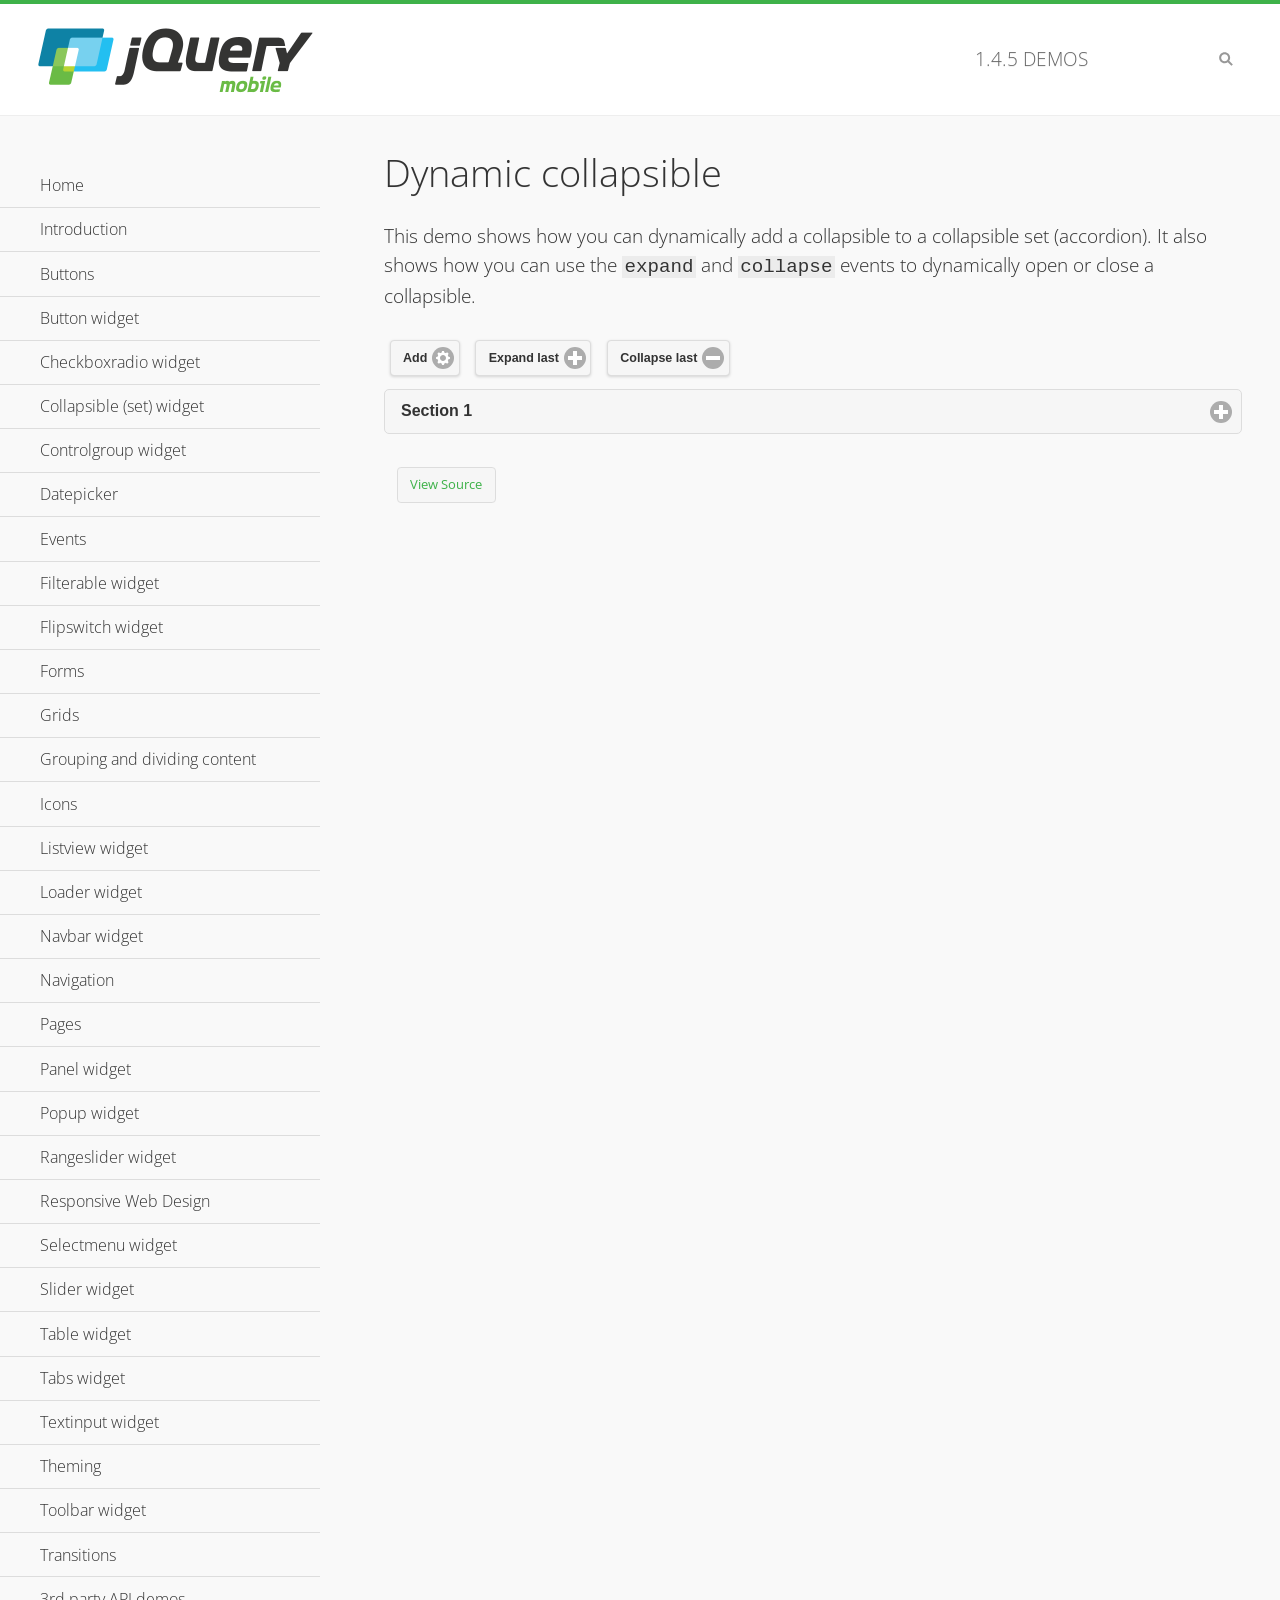
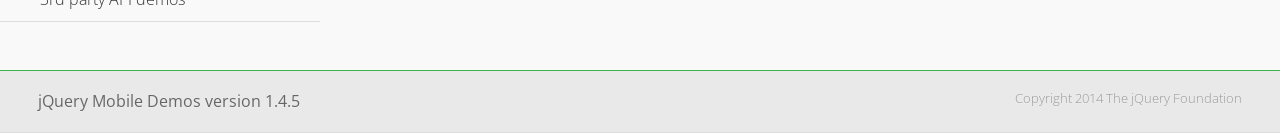
<file: mobile/demos/collapsible-dynamic/index.html>
<!DOCTYPE html>
<html>
<head>
	<meta charset="utf-8">
	<meta name="viewport" content="width=device-width, initial-scale=1">
	<title>Dynamic collapsible - jQuery Mobile Demos</title>
	<link rel="shortcut icon" href="../favicon.ico">
    <link rel="stylesheet" href="http://fonts.googleapis.com/css?family=Open+Sans:300,400,700">
	<link rel="stylesheet" href="../css/themes/default/jquery.mobile-1.4.5.min.css">
	<link rel="stylesheet" href="../_assets/css/jqm-demos.css">
	<script src="../js/jquery.js"></script>
	<script src="../_assets/js/index.js"></script>
	<script src="../js/jquery.mobile-1.4.5.min.js"></script>
	<script>
		$( document ).on( "pagecreate", function() {
			var nextId = 1;

			$("#add").click(function() {
				nextId++;
				var content = "<div data-role='collapsible' id='set" + nextId + "'><h3>Section " + nextId + "</h3><p>I am the collapsible content in a set so this feels like an accordion. I am hidden by default because I have the 'collapsed' state; you need to expand the header to see me.</p></div>";

				$( "#set" ).append( content ).collapsibleset( "refresh" );
			});

			$( "#expand" ).click(function() {
				$("#set").children(":last").collapsible( "expand" );
			});

			$( "#collapse" ).click(function() {
				$( "#set" ).children( ":last" ).collapsible( "collapse" );
			});
		});
	</script>
</head>
<body>
<div data-role="page" class="jqm-demos">

	<div data-role="header" class="jqm-header">
		<h2><a href="../" title="jQuery Mobile Demos home"><img src="../_assets/img/jquery-logo.png" alt="jQuery Mobile"></a></h2>
		<p><span class="jqm-version"></span> Demos</p>
		<a href="#" class="jqm-navmenu-link ui-btn ui-btn-icon-notext ui-corner-all ui-icon-bars ui-nodisc-icon ui-alt-icon ui-btn-left">Menu</a>
		<a href="#" class="jqm-search-link ui-btn ui-btn-icon-notext ui-corner-all ui-icon-search ui-nodisc-icon ui-alt-icon ui-btn-right">Search</a>
	</div><!-- /header -->

	<div role="main" class="ui-content jqm-content">

        <h1>Dynamic collapsible</h1>

        <p>This demo shows how you can dynamically add a collapsible to a collapsible set (accordion). It also shows how you can use the <code>expand</code> and <code>collapse</code> events to dynamically open or close a collapsible.</p>

        <div data-demo-html="true" data-demo-js="true">
            <button type="button" data-icon="gear" data-iconpos="right" data-mini="true" data-inline="true" id="add">Add</button>
            <button type="button" data-icon="plus" data-iconpos="right" data-mini="true" data-inline="true" id="expand">Expand last</button>
            <button type="button" data-icon="minus" data-iconpos="right" data-mini="true" data-inline="true" id="collapse">Collapse last</button>

            <div data-role="collapsibleset" data-content-theme="a" data-iconpos="right" id="set">
                <div data-role="collapsible" id="set1" data-collapsed="true">
                    <h3>Section 1</h3>
                    <p>I'm the collapsible content.</p>
                </div>
            </div>

        </div><!--/demo-html -->

	</div><!-- /content -->
	    <div data-role="panel" class="jqm-navmenu-panel" data-position="left" data-display="overlay" data-theme="a">
	    	<ul class="jqm-list ui-alt-icon ui-nodisc-icon">
<li data-filtertext="demos homepage" data-icon="home"><a href=".././">Home</a></li>
<li data-filtertext="introduction overview getting started"><a href="../intro/" data-ajax="false">Introduction</a></li>
<li data-filtertext="buttons button markup buttonmarkup method anchor link button element"><a href="../button-markup/" data-ajax="false">Buttons</a></li>
<li data-filtertext="form button widget input button submit reset"><a href="../button/" data-ajax="false">Button widget</a></li>
<li data-role="collapsible" data-enhanced="true" data-collapsed-icon="carat-d" data-expanded-icon="carat-u" data-iconpos="right" data-inset="false" class="ui-collapsible ui-collapsible-themed-content ui-collapsible-collapsed">
	<h3 class="ui-collapsible-heading ui-collapsible-heading-collapsed">
		<a href="#" class="ui-collapsible-heading-toggle ui-btn ui-btn-icon-right ui-btn-inherit ui-icon-carat-d">
		    Checkboxradio widget<span class="ui-collapsible-heading-status"> click to expand contents</span>
		</a>
	</h3>
	<div class="ui-collapsible-content ui-body-inherit ui-collapsible-content-collapsed" aria-hidden="true">
		<ul>
			<li data-filtertext="form checkboxradio widget checkbox input checkboxes controlgroups"><a href="../checkboxradio-checkbox/" data-ajax="false">Checkboxes</a></li>
			<li data-filtertext="form checkboxradio widget radio input radio buttons controlgroups"><a href="../checkboxradio-radio/" data-ajax="false">Radio buttons</a></li>
		</ul>
	</div>
</li>
<li data-role="collapsible" data-enhanced="true" data-collapsed-icon="carat-d" data-expanded-icon="carat-u" data-iconpos="right" data-inset="false" class="ui-collapsible ui-collapsible-themed-content ui-collapsible-collapsed">
	<h3 class="ui-collapsible-heading ui-collapsible-heading-collapsed">
		<a href="#" class="ui-collapsible-heading-toggle ui-btn ui-btn-icon-right ui-btn-inherit ui-icon-carat-d">
			Collapsible (set) widget<span class="ui-collapsible-heading-status"> click to expand contents</span>
		</a>
	</h3>
	<div class="ui-collapsible-content ui-body-inherit ui-collapsible-content-collapsed" aria-hidden="true">
		<ul>
			<li data-filtertext="collapsibles content formatting"><a href="../collapsible/" data-ajax="false">Collapsible</a></li>
			<li data-filtertext="dynamic collapsible set accordion append expand"><a href="../collapsible-dynamic/" data-ajax="false">Dynamic collapsibles</a></li>
			<li data-filtertext="accordions collapsible set widget content formatting grouped collapsibles"><a href="../collapsibleset/" data-ajax="false">Collapsible set</a></li>
		</ul>
	</div>
</li>
<li data-role="collapsible" data-enhanced="true" data-collapsed-icon="carat-d" data-expanded-icon="carat-u" data-iconpos="right" data-inset="false" class="ui-collapsible ui-collapsible-themed-content ui-collapsible-collapsed">
	<h3 class="ui-collapsible-heading ui-collapsible-heading-collapsed">
		<a href="#" class="ui-collapsible-heading-toggle ui-btn ui-btn-icon-right ui-btn-inherit ui-icon-carat-d">
			Controlgroup widget<span class="ui-collapsible-heading-status"> click to expand contents</span>
		</a>
	</h3>
	<div class="ui-collapsible-content ui-body-inherit ui-collapsible-content-collapsed" aria-hidden="true">
		<ul>
			<li data-filtertext="controlgroups selectmenu checkboxradio input grouped buttons horizontal vertical"><a href="../controlgroup/" data-ajax="false">Controlgroup</a></li>
			<li data-filtertext="dynamic controlgroup dynamically add buttons"><a href="../controlgroup-dynamic/" data-ajax="false">Dynamic controlgroups</a></li>
		</ul>
	</div>
</li>
<li data-filtertext="form datepicker widget date input"><a href="../datepicker/" data-ajax="false">Datepicker</a></li>
<li data-role="collapsible" data-enhanced="true" data-collapsed-icon="carat-d" data-expanded-icon="carat-u" data-iconpos="right" data-inset="false" class="ui-collapsible ui-collapsible-themed-content ui-collapsible-collapsed">
	<h3 class="ui-collapsible-heading ui-collapsible-heading-collapsed">
		<a href="#" class="ui-collapsible-heading-toggle ui-btn ui-btn-icon-right ui-btn-inherit ui-icon-carat-d">
			Events<span class="ui-collapsible-heading-status"> click to expand contents</span>
		</a>
	</h3>
	<div class="ui-collapsible-content ui-body-inherit ui-collapsible-content-collapsed" aria-hidden="true">
		<ul>
			<li data-filtertext="swipe to delete list items listviews swipe events"><a href="../swipe-list/" data-ajax="false">Swipe list items</a></li>
			<li data-filtertext="swipe to navigate swipe page navigation swipe events"><a href="../swipe-page/" data-ajax="false">Swipe page navigation</a></li>
		</ul>
	</div>
</li>
<li data-filtertext="filterable filter elements sorting searching listview table"><a href="../filterable/" data-ajax="false">Filterable widget</a></li>
<li data-filtertext="form flipswitch widget flip toggle switch binary select checkbox input"><a href="../flipswitch/" data-ajax="false">Flipswitch widget</a></li>
<li data-role="collapsible" data-enhanced="true" data-collapsed-icon="carat-d" data-expanded-icon="carat-u" data-iconpos="right" data-inset="false" class="ui-collapsible ui-collapsible-themed-content ui-collapsible-collapsed">
	<h3 class="ui-collapsible-heading ui-collapsible-heading-collapsed">
		<a href="#" class="ui-collapsible-heading-toggle ui-btn ui-btn-icon-right ui-btn-inherit ui-icon-carat-d">
			Forms<span class="ui-collapsible-heading-status"> click to expand contents</span>
		</a>
	</h3>
	<div class="ui-collapsible-content ui-body-inherit ui-collapsible-content-collapsed" aria-hidden="true">
		<ul>
			<li data-filtertext="forms text checkbox radio range button submit reset inputs selects textarea slider flipswitch label form elements"><a href="../forms/" data-ajax="false">Forms</a></li>
			<li data-filtertext="form hide labels hidden accessible ui-hidden-accessible forms"><a href="../forms-label-hidden-accessible/" data-ajax="false">Hide labels</a></li>
			<li data-filtertext="form field containers fieldcontain ui-field-contain forms"><a href="../forms-field-contain/" data-ajax="false">Field containers</a></li>
			<li data-filtertext="forms disabled form elements"><a href="../forms-disabled/" data-ajax="false">Forms disabled</a></li>
			<li data-filtertext="forms gallery examples overview forms text checkbox radio range button submit reset inputs selects textarea slider flipswitch label form elements"><a href="../forms-gallery/" data-ajax="false">Forms gallery</a></li>
		</ul>
	</div>
</li>
<li data-role="collapsible" data-enhanced="true" data-collapsed-icon="carat-d" data-expanded-icon="carat-u" data-iconpos="right" data-inset="false" class="ui-collapsible ui-collapsible-themed-content ui-collapsible-collapsed">
	<h3 class="ui-collapsible-heading ui-collapsible-heading-collapsed">
		<a href="#" class="ui-collapsible-heading-toggle ui-btn ui-btn-icon-right ui-btn-inherit ui-icon-carat-d">
			Grids<span class="ui-collapsible-heading-status"> click to expand contents</span>
		</a>
	</h3>
	<div class="ui-collapsible-content ui-body-inherit ui-collapsible-content-collapsed" aria-hidden="true">
		<ul>
			<li data-filtertext="grids columns blocks content formatting rwd responsive css framework"><a href="../grids/" data-ajax="false">Grids</a></li>
			<li data-filtertext="buttons in grids css framework"><a href="../grids-buttons/" data-ajax="false">Buttons in grids</a></li>
			<li data-filtertext="custom responsive grids rwd css framework"><a href="../grids-custom-responsive/" data-ajax="false">Custom responsive grids</a></li>
		</ul>
	</div>
</li>
<li data-filtertext="blocks content formatting sections heading"><a href="../body-bar-classes/" data-ajax="false">Grouping and dividing content</a></li>
<li data-role="collapsible" data-enhanced="true" data-collapsed-icon="carat-d" data-expanded-icon="carat-u" data-iconpos="right" data-inset="false" class="ui-collapsible ui-collapsible-themed-content ui-collapsible-collapsed">
	<h3 class="ui-collapsible-heading ui-collapsible-heading-collapsed">
		<a href="#" class="ui-collapsible-heading-toggle ui-btn ui-btn-icon-right ui-btn-inherit ui-icon-carat-d">
			Icons<span class="ui-collapsible-heading-status"> click to expand contents</span>
		</a>
	</h3>
	<div class="ui-collapsible-content ui-body-inherit ui-collapsible-content-collapsed" aria-hidden="true">
		<ul>
			<li data-filtertext="button icons svg disc alt custom icon position"><a href="../icons/" data-ajax="false">Icons</a></li>
			<li data-filtertext=""><a href="../icons-grunticon/" data-ajax="false">Grunticon loader</a></li>
		</ul>
	</div>
</li>
<li data-role="collapsible" data-enhanced="true" data-collapsed-icon="carat-d" data-expanded-icon="carat-u" data-iconpos="right" data-inset="false" class="ui-collapsible ui-collapsible-themed-content ui-collapsible-collapsed">
	<h3 class="ui-collapsible-heading ui-collapsible-heading-collapsed">
		<a href="#" class="ui-collapsible-heading-toggle ui-btn ui-btn-icon-right ui-btn-inherit ui-icon-carat-d">
			Listview widget<span class="ui-collapsible-heading-status"> click to expand contents</span>
		</a>
	</h3>
	<div class="ui-collapsible-content ui-body-inherit ui-collapsible-content-collapsed" aria-hidden="true">
		<ul>
			<li data-filtertext="listview widget thumbnails icons nested split button collapsible ul ol"><a href="../listview/" data-ajax="false">Listview</a></li>
			<li data-filtertext="autocomplete filterable reveal listview filtertextbeforefilter placeholder"><a href="../listview-autocomplete/" data-ajax="false">Listview autocomplete</a></li>
			<li data-filtertext="autocomplete filterable reveal listview remote data filtertextbeforefilter placeholder"><a href="../listview-autocomplete-remote/" data-ajax="false">Listview autocomplete remote data</a></li>
			<li data-filtertext="autodividers anchor jump scroll linkbars listview lists ul ol"><a href="../listview-autodividers-linkbar/" data-ajax="false">Listview autodividers linkbar</a></li>
			<li data-filtertext="listview autodividers selector autodividersselector lists ul ol"><a href="../listview-autodividers-selector/" data-ajax="false">Listview autodividers selector</a></li>
			<li data-filtertext="listview nested list items"><a href="../listview-nested-lists/" data-ajax="false">Nested Listviews</a></li>
			<li data-filtertext="listview collapsible list items flat"><a href="../listview-collapsible-item-flat/" data-ajax="false">Listview collapsible list items (flat)</a></li>
			<li data-filtertext="listview collapsible list indented"><a href="../listview-collapsible-item-indented/" data-ajax="false">Listview collapsible list items (indented)</a></li>
			<li data-filtertext="grid listview responsive grids responsive listviews lists ul"><a href="../listview-grid/" data-ajax="false">Listview responsive grid</a></li>
		</ul>
	</div>
</li>
<li data-filtertext="loader widget page loading navigation overlay spinner"><a href="../loader/" data-ajax="false">Loader widget</a></li>
<li data-filtertext="navbar widget navmenu toolbars header footer"><a href="../navbar/" data-ajax="false">Navbar widget</a></li>
<li data-role="collapsible" data-enhanced="true" data-collapsed-icon="carat-d" data-expanded-icon="carat-u" data-iconpos="right" data-inset="false" class="ui-collapsible ui-collapsible-themed-content ui-collapsible-collapsed">
	<h3 class="ui-collapsible-heading ui-collapsible-heading-collapsed">
		<a href="#" class="ui-collapsible-heading-toggle ui-btn ui-btn-icon-right ui-btn-inherit ui-icon-carat-d">
			Navigation<span class="ui-collapsible-heading-status"> click to expand contents</span>
		</a>
	</h3>
	<div class="ui-collapsible-content ui-body-inherit ui-collapsible-content-collapsed" aria-hidden="true">
		<ul>
			<li data-filtertext="ajax navigation navigate widget history event method"><a href="../navigation/" data-ajax="false">Navigation</a></li>
			<li data-filtertext="linking pages page links navigation ajax prefetch cache"><a href="../navigation-linking-pages/" data-ajax="false">Linking pages</a></li>
			<!-- <li data-filtertext="php redirect server redirection server-side navigation"><a href="../navigation-php-redirect/" data-ajax="false">PHP redirect demo</a></li>-->
			<li data-filtertext="navigation redirection hash query"><a href="../navigation-hash-processing/" data-ajax="false">Hash processing demo</a></li>
			<li data-filtertext="navigation redirection hash query"><a href="../page-events/" data-ajax="false">Page Navigation Events</a></li>
		</ul>
	</div>
</li>
<li data-role="collapsible" data-enhanced="true" data-collapsed-icon="carat-d" data-expanded-icon="carat-u" data-iconpos="right" data-inset="false" class="ui-collapsible ui-collapsible-themed-content ui-collapsible-collapsed">
	<h3 class="ui-collapsible-heading ui-collapsible-heading-collapsed">
		<a href="#" class="ui-collapsible-heading-toggle ui-btn ui-btn-icon-right ui-btn-inherit ui-icon-carat-d">
			Pages<span class="ui-collapsible-heading-status"> click to expand contents</span>
		</a>
	</h3>
	<div class="ui-collapsible-content ui-body-inherit ui-collapsible-content-collapsed" aria-hidden="true">
		<ul>
			<li data-filtertext="pages page widget ajax navigation"><a href="../pages/" data-ajax="false">Pages</a></li>
			<li data-filtertext="single page"><a href="../pages-single-page/" data-ajax="false">Single page</a></li>
			<li data-filtertext="multipage multi-page page"><a href="../pages-multi-page/" data-ajax="false">Multi-page template</a></li>
			<li data-filtertext="dialog page widget modal popup"><a href="../pages-dialog/" data-ajax="false">Dialog page</a></li>
		</ul>
	</div>
</li>
<li data-role="collapsible" data-enhanced="true" data-collapsed-icon="carat-d" data-expanded-icon="carat-u" data-iconpos="right" data-inset="false" class="ui-collapsible ui-collapsible-themed-content ui-collapsible-collapsed">
	<h3 class="ui-collapsible-heading ui-collapsible-heading-collapsed">
		<a href="#" class="ui-collapsible-heading-toggle ui-btn ui-btn-icon-right ui-btn-inherit ui-icon-carat-d">
			Panel widget<span class="ui-collapsible-heading-status"> click to expand contents</span>
		</a>
	</h3>
	<div class="ui-collapsible-content ui-body-inherit ui-collapsible-content-collapsed" aria-hidden="true">
		<ul>
			<li data-filtertext="panel widget sliding panels reveal push overlay responsive"><a href="../panel/" data-ajax="false">Panel</a></li>
			<li data-filtertext=""><a href="../panel-external/" data-ajax="false">External panels</a></li>
			<li data-filtertext="panel "><a href="../panel-fixed/" data-ajax="false">Fixed panels</a></li>
			<li data-filtertext="panel slide panels sliding panels shadow rwd responsive breakpoint"><a href="../panel-responsive/" data-ajax="false">Panels responsive</a></li>
			<li data-filtertext="panel custom style custom panel width reveal shadow listview panel styling page background wrapper"><a href="../panel-styling/" data-ajax="false">Custom panel style</a></li>
			<li data-filtertext="panel open on swipe"><a href="../panel-swipe-open/" data-ajax="false">Panel open on swipe</a></li>
			<li data-filtertext="panels outside page internal external toolbars"><a href="../panel-external-internal/" data-ajax="false">Panel external and internal</a></li>
		</ul>
	</div>
</li>
<li data-role="collapsible" data-enhanced="true" data-collapsed-icon="carat-d" data-expanded-icon="carat-u" data-iconpos="right" data-inset="false" class="ui-collapsible ui-collapsible-themed-content ui-collapsible-collapsed">
	<h3 class="ui-collapsible-heading ui-collapsible-heading-collapsed">
		<a href="#" class="ui-collapsible-heading-toggle ui-btn ui-btn-icon-right ui-btn-inherit ui-icon-carat-d">
			Popup widget<span class="ui-collapsible-heading-status"> click to expand contents</span>
		</a>
	</h3>
	<div class="ui-collapsible-content ui-body-inherit ui-collapsible-content-collapsed" aria-hidden="true">
		<ul>
			<li data-filtertext="popup widget popups dialog modal transition tooltip lightbox form overlay screen flip pop fade transition"><a href="../popup/" data-ajax="false">Popup</a></li>
			<li data-filtertext="popup alignment position"><a href="../popup-alignment/" data-ajax="false">Popup alignment</a></li>
			<li data-filtertext="popup arrow size popups popover"><a href="../popup-arrow-size/" data-ajax="false">Popup arrow size</a></li>
			<li data-filtertext="dynamic popups popup images lightbox"><a href="../popup-dynamic/" data-ajax="false">Dynamic popups</a></li>
			<li data-filtertext="popups with iframes scaling"><a href="../popup-iframe/" data-ajax="false">Popups with iframes</a></li>
			<li data-filtertext="popup image scaling"><a href="../popup-image-scaling/" data-ajax="false">Popup image scaling</a></li>
			<li data-filtertext="external popup outside multi-page"><a href="../popup-outside-multipage/" data-ajax="false">Popup outside multi-page</a></li>
		</ul>
	</div>
</li>
<li data-filtertext="form rangeslider widget dual sliders dual handle sliders range input"><a href="../rangeslider/" data-ajax="false">Rangeslider widget</a></li>
<li data-filtertext="responsive web design rwd adaptive progressive enhancement PE accessible mobile breakpoints media query media queries"><a href="../rwd/" data-ajax="false">Responsive Web Design</a></li>
<li data-role="collapsible" data-enhanced="true" data-collapsed-icon="carat-d" data-expanded-icon="carat-u" data-iconpos="right" data-inset="false" class="ui-collapsible ui-collapsible-themed-content ui-collapsible-collapsed">
	<h3 class="ui-collapsible-heading ui-collapsible-heading-collapsed">
		<a href="#" class="ui-collapsible-heading-toggle ui-btn ui-btn-icon-right ui-btn-inherit ui-icon-carat-d">
			Selectmenu widget<span class="ui-collapsible-heading-status"> click to expand contents</span>
		</a>
	</h3>
	<div class="ui-collapsible-content ui-body-inherit ui-collapsible-content-collapsed" aria-hidden="true">
		<ul>
			<li data-filtertext="form selectmenu widget select input custom select menu selects"><a href="../selectmenu/" data-ajax="false">Selectmenu</a></li>
			<li data-filtertext="form custom select menu selectmenu widget custom menu option optgroup multiple selects"><a href="../selectmenu-custom/" data-ajax="false">Custom select menu</a></li>
			<li data-filtertext="filterable select filter popup dialog"><a href="../selectmenu-custom-filter/" data-ajax="false">Custom select menu with filter</a></li>
		</ul>
	</div>
</li>
<li data-role="collapsible" data-enhanced="true" data-collapsed-icon="carat-d" data-expanded-icon="carat-u" data-iconpos="right" data-inset="false" class="ui-collapsible ui-collapsible-themed-content ui-collapsible-collapsed">
	<h3 class="ui-collapsible-heading ui-collapsible-heading-collapsed">
		<a href="#" class="ui-collapsible-heading-toggle ui-btn ui-btn-icon-right ui-btn-inherit ui-icon-carat-d">
			Slider widget<span class="ui-collapsible-heading-status"> click to expand contents</span>
		</a>
	</h3>
	<div class="ui-collapsible-content ui-body-inherit ui-collapsible-content-collapsed" aria-hidden="true">
		<ul>
			<li data-filtertext="form slider widget range input single sliders"><a href="../slider/" data-ajax="false">Slider</a></li>
			<li data-filtertext="form slider widget flipswitch slider binary select flip toggle switch"><a href="../slider-flipswitch/" data-ajax="false">Slider flip toggle switch</a></li>
			<li data-filtertext="form slider tooltip handle value input range sliders"><a href="../slider-tooltip/" data-ajax="false">Slider tooltip</a></li>
		</ul>
	</div>
</li>
<li data-role="collapsible" data-enhanced="true" data-collapsed-icon="carat-d" data-expanded-icon="carat-u" data-iconpos="right" data-inset="false" class="ui-collapsible ui-collapsible-themed-content ui-collapsible-collapsed">
	<h3 class="ui-collapsible-heading ui-collapsible-heading-collapsed">
		<a href="#" class="ui-collapsible-heading-toggle ui-btn ui-btn-icon-right ui-btn-inherit ui-icon-carat-d">
			Table widget<span class="ui-collapsible-heading-status"> click to expand contents</span>
		</a>
	</h3>
	<div class="ui-collapsible-content ui-body-inherit ui-collapsible-content-collapsed" aria-hidden="true">
		<ul>
			<li data-filtertext="table widget reflow column toggle th td responsive tables rwd hide show tabular"><a href="../table-column-toggle/" data-ajax="false">Table Column Toggle</a></li>
			<li data-filtertext="table column toggle phone comparison demo"><a href="../table-column-toggle-example/" data-ajax="false">Table Column Toggle demo</a></li>
			<li data-filtertext="responsive tables table column toggle heading groups rwd breakpoint"><a href="../table-column-toggle-heading-groups/" data-ajax="false">Table Column Toggle heading groups</a></li>
			<li data-filtertext="responsive tables table column toggle hide rwd breakpoint customization options"><a href="../table-column-toggle-options/" data-ajax="false">Table Column Toggle options</a></li>
			<li data-filtertext="table reflow th td responsive rwd columns tabular"><a href="../table-reflow/" data-ajax="false">Table Reflow</a></li>
			<li data-filtertext="responsive tables table reflow heading groups rwd breakpoint"><a href="../table-reflow-heading-groups/" data-ajax="false">Table Reflow heading groups</a></li>
			<li data-filtertext="responsive tables table reflow stripes strokes table style"><a href="../table-reflow-stripes-strokes/" data-ajax="false">Table Reflow stripes and strokes</a></li>
			<li data-filtertext="responsive tables table reflow stack custom styles"><a href="../table-reflow-styling/" data-ajax="false">Table Reflow custom styles</a></li>
		</ul>
	</div>
</li>
<li data-filtertext="ui tabs widget"><a href="../tabs/" data-ajax="false">Tabs widget</a></li>
<li data-filtertext="form textinput widget text input textarea number date time tel email file color password"><a href="../textinput/" data-ajax="false">Textinput widget</a></li>
<li data-role="collapsible" data-enhanced="true" data-collapsed-icon="carat-d" data-expanded-icon="carat-u" data-iconpos="right" data-inset="false" class="ui-collapsible ui-collapsible-themed-content ui-collapsible-collapsed">
	<h3 class="ui-collapsible-heading ui-collapsible-heading-collapsed">
		<a href="#" class="ui-collapsible-heading-toggle ui-btn ui-btn-icon-right ui-btn-inherit ui-icon-carat-d">
			Theming<span class="ui-collapsible-heading-status"> click to expand contents</span>
		</a>
	</h3>
	<div class="ui-collapsible-content ui-body-inherit ui-collapsible-content-collapsed" aria-hidden="true">
		<ul>
			<li data-filtertext="default theme swatches theming style css"><a href="../theme-default/" data-ajax="false">Default theme</a></li>
			<li data-filtertext="classic theme old theme swatches theming style css"><a href="../theme-classic/" data-ajax="false">Classic theme</a></li>
		</ul>
	</div>
</li>
<li data-role="collapsible" data-enhanced="true" data-collapsed-icon="carat-d" data-expanded-icon="carat-u" data-iconpos="right" data-inset="false" class="ui-collapsible ui-collapsible-themed-content ui-collapsible-collapsed">
	<h3 class="ui-collapsible-heading ui-collapsible-heading-collapsed">
		<a href="#" class="ui-collapsible-heading-toggle ui-btn ui-btn-icon-right ui-btn-inherit ui-icon-carat-d">
			Toolbar widget<span class="ui-collapsible-heading-status"> click to expand contents</span>
		</a>
	</h3>
	<div class="ui-collapsible-content ui-body-inherit ui-collapsible-content-collapsed" aria-hidden="true">
		<ul>
			<li data-filtertext="toolbar widget header footer toolbars fixed fullscreen external sections"><a href="../toolbar/" data-ajax="false">Toolbar</a></li>
			<li data-filtertext="dynamic toolbars dynamically add toolbar header footer"><a href="../toolbar-dynamic/" data-ajax="false">Dynamic toolbars</a></li>
			<li data-filtertext="external toolbars header footer"><a href="../toolbar-external/" data-ajax="false">External toolbars</a></li>
			<li data-filtertext="fixed toolbars header footer"><a href="../toolbar-fixed/" data-ajax="false">Fixed toolbars</a></li>
			<li data-filtertext="fixed fullscreen toolbars header footer"><a href="../toolbar-fixed-fullscreen/" data-ajax="false">Fullscreen toolbars</a></li>
			<li data-filtertext="external fixed toolbars header footer"><a href="../toolbar-fixed-external/" data-ajax="false">Fixed external toolbars</a></li>
			<li data-filtertext="external persistent toolbars header footer navbar navmenu"><a href="../toolbar-fixed-persistent/" data-ajax="false">Persistent toolbars</a></li>
			<li data-filtertext="external ajax optimized toolbars persistent toolbars header footer navbar"><a href="../toolbar-fixed-persistent-optimized/" data-ajax="false">Ajax optimized toolbars</a></li>
			<li data-filtertext="form in toolbars header footer"><a href="../toolbar-fixed-forms/" data-ajax="false">Form in toolbar</a></li>
		</ul>
	</div>
</li>
<li data-filtertext="page transitions animated pages popup navigation flip slide fade pop"><a href="../transitions/" data-ajax="false">Transitions</a></li>
<li data-role="collapsible" data-enhanced="true" data-collapsed-icon="carat-d" data-expanded-icon="carat-u" data-iconpos="right" data-inset="false" class="ui-collapsible ui-collapsible-themed-content ui-collapsible-collapsed">
	<h3 class="ui-collapsible-heading ui-collapsible-heading-collapsed">
		<a href="#" class="ui-collapsible-heading-toggle ui-btn ui-btn-icon-right ui-btn-inherit ui-icon-carat-d">
			3rd party API demos<span class="ui-collapsible-heading-status"> click to expand contents</span>
		</a>
	</h3>
	<div class="ui-collapsible-content ui-body-inherit ui-collapsible-content-collapsed" aria-hidden="true">
		<ul>
			<li data-filtertext="backbone requirejs navigation router"><a href="../backbone-requirejs/" data-ajax="false">Backbone RequireJS</a></li>
			<li data-filtertext="google maps geolocation demo"><a href="../map-geolocation/" data-ajax="false">Google Maps geolocation</a></li>
			<li data-filtertext="google maps hybrid"><a href="../map-list-toggle/" data-ajax="false">Google Maps list toggle</a></li>
		</ul>
	</div>
</li>



		     </ul>
		</div><!-- /panel -->


	<div data-role="footer" data-position="fixed" data-tap-toggle="false" class="jqm-footer">
		<p>jQuery Mobile Demos version <span class="jqm-version"></span></p>
		<p>Copyright 2014 The jQuery Foundation</p>
	</div><!-- /footer -->
	<!-- TODO: This should become an external panel so we can add input to markup (unique ID) -->
    <div data-role="panel" class="jqm-search-panel" data-position="right" data-display="overlay" data-theme="a">
		<div class="jqm-search">
			<ul class="jqm-list" data-filter-placeholder="Search demos..." data-filter-reveal="true">
<li data-filtertext="demos homepage" data-icon="home"><a href=".././">Home</a></li>
<li data-filtertext="introduction overview getting started"><a href="../intro/" data-ajax="false">Introduction</a></li>
<li data-filtertext="buttons button markup buttonmarkup method anchor link button element"><a href="../button-markup/" data-ajax="false">Buttons</a></li>
<li data-filtertext="form button widget input button submit reset"><a href="../button/" data-ajax="false">Button widget</a></li>
<li data-role="collapsible" data-enhanced="true" data-collapsed-icon="carat-d" data-expanded-icon="carat-u" data-iconpos="right" data-inset="false" class="ui-collapsible ui-collapsible-themed-content ui-collapsible-collapsed">
	<h3 class="ui-collapsible-heading ui-collapsible-heading-collapsed">
		<a href="#" class="ui-collapsible-heading-toggle ui-btn ui-btn-icon-right ui-btn-inherit ui-icon-carat-d">
		    Checkboxradio widget<span class="ui-collapsible-heading-status"> click to expand contents</span>
		</a>
	</h3>
	<div class="ui-collapsible-content ui-body-inherit ui-collapsible-content-collapsed" aria-hidden="true">
		<ul>
			<li data-filtertext="form checkboxradio widget checkbox input checkboxes controlgroups"><a href="../checkboxradio-checkbox/" data-ajax="false">Checkboxes</a></li>
			<li data-filtertext="form checkboxradio widget radio input radio buttons controlgroups"><a href="../checkboxradio-radio/" data-ajax="false">Radio buttons</a></li>
		</ul>
	</div>
</li>
<li data-role="collapsible" data-enhanced="true" data-collapsed-icon="carat-d" data-expanded-icon="carat-u" data-iconpos="right" data-inset="false" class="ui-collapsible ui-collapsible-themed-content ui-collapsible-collapsed">
	<h3 class="ui-collapsible-heading ui-collapsible-heading-collapsed">
		<a href="#" class="ui-collapsible-heading-toggle ui-btn ui-btn-icon-right ui-btn-inherit ui-icon-carat-d">
			Collapsible (set) widget<span class="ui-collapsible-heading-status"> click to expand contents</span>
		</a>
	</h3>
	<div class="ui-collapsible-content ui-body-inherit ui-collapsible-content-collapsed" aria-hidden="true">
		<ul>
			<li data-filtertext="collapsibles content formatting"><a href="../collapsible/" data-ajax="false">Collapsible</a></li>
			<li data-filtertext="dynamic collapsible set accordion append expand"><a href="../collapsible-dynamic/" data-ajax="false">Dynamic collapsibles</a></li>
			<li data-filtertext="accordions collapsible set widget content formatting grouped collapsibles"><a href="../collapsibleset/" data-ajax="false">Collapsible set</a></li>
		</ul>
	</div>
</li>
<li data-role="collapsible" data-enhanced="true" data-collapsed-icon="carat-d" data-expanded-icon="carat-u" data-iconpos="right" data-inset="false" class="ui-collapsible ui-collapsible-themed-content ui-collapsible-collapsed">
	<h3 class="ui-collapsible-heading ui-collapsible-heading-collapsed">
		<a href="#" class="ui-collapsible-heading-toggle ui-btn ui-btn-icon-right ui-btn-inherit ui-icon-carat-d">
			Controlgroup widget<span class="ui-collapsible-heading-status"> click to expand contents</span>
		</a>
	</h3>
	<div class="ui-collapsible-content ui-body-inherit ui-collapsible-content-collapsed" aria-hidden="true">
		<ul>
			<li data-filtertext="controlgroups selectmenu checkboxradio input grouped buttons horizontal vertical"><a href="../controlgroup/" data-ajax="false">Controlgroup</a></li>
			<li data-filtertext="dynamic controlgroup dynamically add buttons"><a href="../controlgroup-dynamic/" data-ajax="false">Dynamic controlgroups</a></li>
		</ul>
	</div>
</li>
<li data-filtertext="form datepicker widget date input"><a href="../datepicker/" data-ajax="false">Datepicker</a></li>
<li data-role="collapsible" data-enhanced="true" data-collapsed-icon="carat-d" data-expanded-icon="carat-u" data-iconpos="right" data-inset="false" class="ui-collapsible ui-collapsible-themed-content ui-collapsible-collapsed">
	<h3 class="ui-collapsible-heading ui-collapsible-heading-collapsed">
		<a href="#" class="ui-collapsible-heading-toggle ui-btn ui-btn-icon-right ui-btn-inherit ui-icon-carat-d">
			Events<span class="ui-collapsible-heading-status"> click to expand contents</span>
		</a>
	</h3>
	<div class="ui-collapsible-content ui-body-inherit ui-collapsible-content-collapsed" aria-hidden="true">
		<ul>
			<li data-filtertext="swipe to delete list items listviews swipe events"><a href="../swipe-list/" data-ajax="false">Swipe list items</a></li>
			<li data-filtertext="swipe to navigate swipe page navigation swipe events"><a href="../swipe-page/" data-ajax="false">Swipe page navigation</a></li>
		</ul>
	</div>
</li>
<li data-filtertext="filterable filter elements sorting searching listview table"><a href="../filterable/" data-ajax="false">Filterable widget</a></li>
<li data-filtertext="form flipswitch widget flip toggle switch binary select checkbox input"><a href="../flipswitch/" data-ajax="false">Flipswitch widget</a></li>
<li data-role="collapsible" data-enhanced="true" data-collapsed-icon="carat-d" data-expanded-icon="carat-u" data-iconpos="right" data-inset="false" class="ui-collapsible ui-collapsible-themed-content ui-collapsible-collapsed">
	<h3 class="ui-collapsible-heading ui-collapsible-heading-collapsed">
		<a href="#" class="ui-collapsible-heading-toggle ui-btn ui-btn-icon-right ui-btn-inherit ui-icon-carat-d">
			Forms<span class="ui-collapsible-heading-status"> click to expand contents</span>
		</a>
	</h3>
	<div class="ui-collapsible-content ui-body-inherit ui-collapsible-content-collapsed" aria-hidden="true">
		<ul>
			<li data-filtertext="forms text checkbox radio range button submit reset inputs selects textarea slider flipswitch label form elements"><a href="../forms/" data-ajax="false">Forms</a></li>
			<li data-filtertext="form hide labels hidden accessible ui-hidden-accessible forms"><a href="../forms-label-hidden-accessible/" data-ajax="false">Hide labels</a></li>
			<li data-filtertext="form field containers fieldcontain ui-field-contain forms"><a href="../forms-field-contain/" data-ajax="false">Field containers</a></li>
			<li data-filtertext="forms disabled form elements"><a href="../forms-disabled/" data-ajax="false">Forms disabled</a></li>
			<li data-filtertext="forms gallery examples overview forms text checkbox radio range button submit reset inputs selects textarea slider flipswitch label form elements"><a href="../forms-gallery/" data-ajax="false">Forms gallery</a></li>
		</ul>
	</div>
</li>
<li data-role="collapsible" data-enhanced="true" data-collapsed-icon="carat-d" data-expanded-icon="carat-u" data-iconpos="right" data-inset="false" class="ui-collapsible ui-collapsible-themed-content ui-collapsible-collapsed">
	<h3 class="ui-collapsible-heading ui-collapsible-heading-collapsed">
		<a href="#" class="ui-collapsible-heading-toggle ui-btn ui-btn-icon-right ui-btn-inherit ui-icon-carat-d">
			Grids<span class="ui-collapsible-heading-status"> click to expand contents</span>
		</a>
	</h3>
	<div class="ui-collapsible-content ui-body-inherit ui-collapsible-content-collapsed" aria-hidden="true">
		<ul>
			<li data-filtertext="grids columns blocks content formatting rwd responsive css framework"><a href="../grids/" data-ajax="false">Grids</a></li>
			<li data-filtertext="buttons in grids css framework"><a href="../grids-buttons/" data-ajax="false">Buttons in grids</a></li>
			<li data-filtertext="custom responsive grids rwd css framework"><a href="../grids-custom-responsive/" data-ajax="false">Custom responsive grids</a></li>
		</ul>
	</div>
</li>
<li data-filtertext="blocks content formatting sections heading"><a href="../body-bar-classes/" data-ajax="false">Grouping and dividing content</a></li>
<li data-role="collapsible" data-enhanced="true" data-collapsed-icon="carat-d" data-expanded-icon="carat-u" data-iconpos="right" data-inset="false" class="ui-collapsible ui-collapsible-themed-content ui-collapsible-collapsed">
	<h3 class="ui-collapsible-heading ui-collapsible-heading-collapsed">
		<a href="#" class="ui-collapsible-heading-toggle ui-btn ui-btn-icon-right ui-btn-inherit ui-icon-carat-d">
			Icons<span class="ui-collapsible-heading-status"> click to expand contents</span>
		</a>
	</h3>
	<div class="ui-collapsible-content ui-body-inherit ui-collapsible-content-collapsed" aria-hidden="true">
		<ul>
			<li data-filtertext="button icons svg disc alt custom icon position"><a href="../icons/" data-ajax="false">Icons</a></li>
			<li data-filtertext=""><a href="../icons-grunticon/" data-ajax="false">Grunticon loader</a></li>
		</ul>
	</div>
</li>
<li data-role="collapsible" data-enhanced="true" data-collapsed-icon="carat-d" data-expanded-icon="carat-u" data-iconpos="right" data-inset="false" class="ui-collapsible ui-collapsible-themed-content ui-collapsible-collapsed">
	<h3 class="ui-collapsible-heading ui-collapsible-heading-collapsed">
		<a href="#" class="ui-collapsible-heading-toggle ui-btn ui-btn-icon-right ui-btn-inherit ui-icon-carat-d">
			Listview widget<span class="ui-collapsible-heading-status"> click to expand contents</span>
		</a>
	</h3>
	<div class="ui-collapsible-content ui-body-inherit ui-collapsible-content-collapsed" aria-hidden="true">
		<ul>
			<li data-filtertext="listview widget thumbnails icons nested split button collapsible ul ol"><a href="../listview/" data-ajax="false">Listview</a></li>
			<li data-filtertext="autocomplete filterable reveal listview filtertextbeforefilter placeholder"><a href="../listview-autocomplete/" data-ajax="false">Listview autocomplete</a></li>
			<li data-filtertext="autocomplete filterable reveal listview remote data filtertextbeforefilter placeholder"><a href="../listview-autocomplete-remote/" data-ajax="false">Listview autocomplete remote data</a></li>
			<li data-filtertext="autodividers anchor jump scroll linkbars listview lists ul ol"><a href="../listview-autodividers-linkbar/" data-ajax="false">Listview autodividers linkbar</a></li>
			<li data-filtertext="listview autodividers selector autodividersselector lists ul ol"><a href="../listview-autodividers-selector/" data-ajax="false">Listview autodividers selector</a></li>
			<li data-filtertext="listview nested list items"><a href="../listview-nested-lists/" data-ajax="false">Nested Listviews</a></li>
			<li data-filtertext="listview collapsible list items flat"><a href="../listview-collapsible-item-flat/" data-ajax="false">Listview collapsible list items (flat)</a></li>
			<li data-filtertext="listview collapsible list indented"><a href="../listview-collapsible-item-indented/" data-ajax="false">Listview collapsible list items (indented)</a></li>
			<li data-filtertext="grid listview responsive grids responsive listviews lists ul"><a href="../listview-grid/" data-ajax="false">Listview responsive grid</a></li>
		</ul>
	</div>
</li>
<li data-filtertext="loader widget page loading navigation overlay spinner"><a href="../loader/" data-ajax="false">Loader widget</a></li>
<li data-filtertext="navbar widget navmenu toolbars header footer"><a href="../navbar/" data-ajax="false">Navbar widget</a></li>
<li data-role="collapsible" data-enhanced="true" data-collapsed-icon="carat-d" data-expanded-icon="carat-u" data-iconpos="right" data-inset="false" class="ui-collapsible ui-collapsible-themed-content ui-collapsible-collapsed">
	<h3 class="ui-collapsible-heading ui-collapsible-heading-collapsed">
		<a href="#" class="ui-collapsible-heading-toggle ui-btn ui-btn-icon-right ui-btn-inherit ui-icon-carat-d">
			Navigation<span class="ui-collapsible-heading-status"> click to expand contents</span>
		</a>
	</h3>
	<div class="ui-collapsible-content ui-body-inherit ui-collapsible-content-collapsed" aria-hidden="true">
		<ul>
			<li data-filtertext="ajax navigation navigate widget history event method"><a href="../navigation/" data-ajax="false">Navigation</a></li>
			<li data-filtertext="linking pages page links navigation ajax prefetch cache"><a href="../navigation-linking-pages/" data-ajax="false">Linking pages</a></li>
			<!-- <li data-filtertext="php redirect server redirection server-side navigation"><a href="../navigation-php-redirect/" data-ajax="false">PHP redirect demo</a></li>-->
			<li data-filtertext="navigation redirection hash query"><a href="../navigation-hash-processing/" data-ajax="false">Hash processing demo</a></li>
			<li data-filtertext="navigation redirection hash query"><a href="../page-events/" data-ajax="false">Page Navigation Events</a></li>
		</ul>
	</div>
</li>
<li data-role="collapsible" data-enhanced="true" data-collapsed-icon="carat-d" data-expanded-icon="carat-u" data-iconpos="right" data-inset="false" class="ui-collapsible ui-collapsible-themed-content ui-collapsible-collapsed">
	<h3 class="ui-collapsible-heading ui-collapsible-heading-collapsed">
		<a href="#" class="ui-collapsible-heading-toggle ui-btn ui-btn-icon-right ui-btn-inherit ui-icon-carat-d">
			Pages<span class="ui-collapsible-heading-status"> click to expand contents</span>
		</a>
	</h3>
	<div class="ui-collapsible-content ui-body-inherit ui-collapsible-content-collapsed" aria-hidden="true">
		<ul>
			<li data-filtertext="pages page widget ajax navigation"><a href="../pages/" data-ajax="false">Pages</a></li>
			<li data-filtertext="single page"><a href="../pages-single-page/" data-ajax="false">Single page</a></li>
			<li data-filtertext="multipage multi-page page"><a href="../pages-multi-page/" data-ajax="false">Multi-page template</a></li>
			<li data-filtertext="dialog page widget modal popup"><a href="../pages-dialog/" data-ajax="false">Dialog page</a></li>
		</ul>
	</div>
</li>
<li data-role="collapsible" data-enhanced="true" data-collapsed-icon="carat-d" data-expanded-icon="carat-u" data-iconpos="right" data-inset="false" class="ui-collapsible ui-collapsible-themed-content ui-collapsible-collapsed">
	<h3 class="ui-collapsible-heading ui-collapsible-heading-collapsed">
		<a href="#" class="ui-collapsible-heading-toggle ui-btn ui-btn-icon-right ui-btn-inherit ui-icon-carat-d">
			Panel widget<span class="ui-collapsible-heading-status"> click to expand contents</span>
		</a>
	</h3>
	<div class="ui-collapsible-content ui-body-inherit ui-collapsible-content-collapsed" aria-hidden="true">
		<ul>
			<li data-filtertext="panel widget sliding panels reveal push overlay responsive"><a href="../panel/" data-ajax="false">Panel</a></li>
			<li data-filtertext=""><a href="../panel-external/" data-ajax="false">External panels</a></li>
			<li data-filtertext="panel "><a href="../panel-fixed/" data-ajax="false">Fixed panels</a></li>
			<li data-filtertext="panel slide panels sliding panels shadow rwd responsive breakpoint"><a href="../panel-responsive/" data-ajax="false">Panels responsive</a></li>
			<li data-filtertext="panel custom style custom panel width reveal shadow listview panel styling page background wrapper"><a href="../panel-styling/" data-ajax="false">Custom panel style</a></li>
			<li data-filtertext="panel open on swipe"><a href="../panel-swipe-open/" data-ajax="false">Panel open on swipe</a></li>
			<li data-filtertext="panels outside page internal external toolbars"><a href="../panel-external-internal/" data-ajax="false">Panel external and internal</a></li>
		</ul>
	</div>
</li>
<li data-role="collapsible" data-enhanced="true" data-collapsed-icon="carat-d" data-expanded-icon="carat-u" data-iconpos="right" data-inset="false" class="ui-collapsible ui-collapsible-themed-content ui-collapsible-collapsed">
	<h3 class="ui-collapsible-heading ui-collapsible-heading-collapsed">
		<a href="#" class="ui-collapsible-heading-toggle ui-btn ui-btn-icon-right ui-btn-inherit ui-icon-carat-d">
			Popup widget<span class="ui-collapsible-heading-status"> click to expand contents</span>
		</a>
	</h3>
	<div class="ui-collapsible-content ui-body-inherit ui-collapsible-content-collapsed" aria-hidden="true">
		<ul>
			<li data-filtertext="popup widget popups dialog modal transition tooltip lightbox form overlay screen flip pop fade transition"><a href="../popup/" data-ajax="false">Popup</a></li>
			<li data-filtertext="popup alignment position"><a href="../popup-alignment/" data-ajax="false">Popup alignment</a></li>
			<li data-filtertext="popup arrow size popups popover"><a href="../popup-arrow-size/" data-ajax="false">Popup arrow size</a></li>
			<li data-filtertext="dynamic popups popup images lightbox"><a href="../popup-dynamic/" data-ajax="false">Dynamic popups</a></li>
			<li data-filtertext="popups with iframes scaling"><a href="../popup-iframe/" data-ajax="false">Popups with iframes</a></li>
			<li data-filtertext="popup image scaling"><a href="../popup-image-scaling/" data-ajax="false">Popup image scaling</a></li>
			<li data-filtertext="external popup outside multi-page"><a href="../popup-outside-multipage/" data-ajax="false">Popup outside multi-page</a></li>
		</ul>
	</div>
</li>
<li data-filtertext="form rangeslider widget dual sliders dual handle sliders range input"><a href="../rangeslider/" data-ajax="false">Rangeslider widget</a></li>
<li data-filtertext="responsive web design rwd adaptive progressive enhancement PE accessible mobile breakpoints media query media queries"><a href="../rwd/" data-ajax="false">Responsive Web Design</a></li>
<li data-role="collapsible" data-enhanced="true" data-collapsed-icon="carat-d" data-expanded-icon="carat-u" data-iconpos="right" data-inset="false" class="ui-collapsible ui-collapsible-themed-content ui-collapsible-collapsed">
	<h3 class="ui-collapsible-heading ui-collapsible-heading-collapsed">
		<a href="#" class="ui-collapsible-heading-toggle ui-btn ui-btn-icon-right ui-btn-inherit ui-icon-carat-d">
			Selectmenu widget<span class="ui-collapsible-heading-status"> click to expand contents</span>
		</a>
	</h3>
	<div class="ui-collapsible-content ui-body-inherit ui-collapsible-content-collapsed" aria-hidden="true">
		<ul>
			<li data-filtertext="form selectmenu widget select input custom select menu selects"><a href="../selectmenu/" data-ajax="false">Selectmenu</a></li>
			<li data-filtertext="form custom select menu selectmenu widget custom menu option optgroup multiple selects"><a href="../selectmenu-custom/" data-ajax="false">Custom select menu</a></li>
			<li data-filtertext="filterable select filter popup dialog"><a href="../selectmenu-custom-filter/" data-ajax="false">Custom select menu with filter</a></li>
		</ul>
	</div>
</li>
<li data-role="collapsible" data-enhanced="true" data-collapsed-icon="carat-d" data-expanded-icon="carat-u" data-iconpos="right" data-inset="false" class="ui-collapsible ui-collapsible-themed-content ui-collapsible-collapsed">
	<h3 class="ui-collapsible-heading ui-collapsible-heading-collapsed">
		<a href="#" class="ui-collapsible-heading-toggle ui-btn ui-btn-icon-right ui-btn-inherit ui-icon-carat-d">
			Slider widget<span class="ui-collapsible-heading-status"> click to expand contents</span>
		</a>
	</h3>
	<div class="ui-collapsible-content ui-body-inherit ui-collapsible-content-collapsed" aria-hidden="true">
		<ul>
			<li data-filtertext="form slider widget range input single sliders"><a href="../slider/" data-ajax="false">Slider</a></li>
			<li data-filtertext="form slider widget flipswitch slider binary select flip toggle switch"><a href="../slider-flipswitch/" data-ajax="false">Slider flip toggle switch</a></li>
			<li data-filtertext="form slider tooltip handle value input range sliders"><a href="../slider-tooltip/" data-ajax="false">Slider tooltip</a></li>
		</ul>
	</div>
</li>
<li data-role="collapsible" data-enhanced="true" data-collapsed-icon="carat-d" data-expanded-icon="carat-u" data-iconpos="right" data-inset="false" class="ui-collapsible ui-collapsible-themed-content ui-collapsible-collapsed">
	<h3 class="ui-collapsible-heading ui-collapsible-heading-collapsed">
		<a href="#" class="ui-collapsible-heading-toggle ui-btn ui-btn-icon-right ui-btn-inherit ui-icon-carat-d">
			Table widget<span class="ui-collapsible-heading-status"> click to expand contents</span>
		</a>
	</h3>
	<div class="ui-collapsible-content ui-body-inherit ui-collapsible-content-collapsed" aria-hidden="true">
		<ul>
			<li data-filtertext="table widget reflow column toggle th td responsive tables rwd hide show tabular"><a href="../table-column-toggle/" data-ajax="false">Table Column Toggle</a></li>
			<li data-filtertext="table column toggle phone comparison demo"><a href="../table-column-toggle-example/" data-ajax="false">Table Column Toggle demo</a></li>
			<li data-filtertext="responsive tables table column toggle heading groups rwd breakpoint"><a href="../table-column-toggle-heading-groups/" data-ajax="false">Table Column Toggle heading groups</a></li>
			<li data-filtertext="responsive tables table column toggle hide rwd breakpoint customization options"><a href="../table-column-toggle-options/" data-ajax="false">Table Column Toggle options</a></li>
			<li data-filtertext="table reflow th td responsive rwd columns tabular"><a href="../table-reflow/" data-ajax="false">Table Reflow</a></li>
			<li data-filtertext="responsive tables table reflow heading groups rwd breakpoint"><a href="../table-reflow-heading-groups/" data-ajax="false">Table Reflow heading groups</a></li>
			<li data-filtertext="responsive tables table reflow stripes strokes table style"><a href="../table-reflow-stripes-strokes/" data-ajax="false">Table Reflow stripes and strokes</a></li>
			<li data-filtertext="responsive tables table reflow stack custom styles"><a href="../table-reflow-styling/" data-ajax="false">Table Reflow custom styles</a></li>
		</ul>
	</div>
</li>
<li data-filtertext="ui tabs widget"><a href="../tabs/" data-ajax="false">Tabs widget</a></li>
<li data-filtertext="form textinput widget text input textarea number date time tel email file color password"><a href="../textinput/" data-ajax="false">Textinput widget</a></li>
<li data-role="collapsible" data-enhanced="true" data-collapsed-icon="carat-d" data-expanded-icon="carat-u" data-iconpos="right" data-inset="false" class="ui-collapsible ui-collapsible-themed-content ui-collapsible-collapsed">
	<h3 class="ui-collapsible-heading ui-collapsible-heading-collapsed">
		<a href="#" class="ui-collapsible-heading-toggle ui-btn ui-btn-icon-right ui-btn-inherit ui-icon-carat-d">
			Theming<span class="ui-collapsible-heading-status"> click to expand contents</span>
		</a>
	</h3>
	<div class="ui-collapsible-content ui-body-inherit ui-collapsible-content-collapsed" aria-hidden="true">
		<ul>
			<li data-filtertext="default theme swatches theming style css"><a href="../theme-default/" data-ajax="false">Default theme</a></li>
			<li data-filtertext="classic theme old theme swatches theming style css"><a href="../theme-classic/" data-ajax="false">Classic theme</a></li>
		</ul>
	</div>
</li>
<li data-role="collapsible" data-enhanced="true" data-collapsed-icon="carat-d" data-expanded-icon="carat-u" data-iconpos="right" data-inset="false" class="ui-collapsible ui-collapsible-themed-content ui-collapsible-collapsed">
	<h3 class="ui-collapsible-heading ui-collapsible-heading-collapsed">
		<a href="#" class="ui-collapsible-heading-toggle ui-btn ui-btn-icon-right ui-btn-inherit ui-icon-carat-d">
			Toolbar widget<span class="ui-collapsible-heading-status"> click to expand contents</span>
		</a>
	</h3>
	<div class="ui-collapsible-content ui-body-inherit ui-collapsible-content-collapsed" aria-hidden="true">
		<ul>
			<li data-filtertext="toolbar widget header footer toolbars fixed fullscreen external sections"><a href="../toolbar/" data-ajax="false">Toolbar</a></li>
			<li data-filtertext="dynamic toolbars dynamically add toolbar header footer"><a href="../toolbar-dynamic/" data-ajax="false">Dynamic toolbars</a></li>
			<li data-filtertext="external toolbars header footer"><a href="../toolbar-external/" data-ajax="false">External toolbars</a></li>
			<li data-filtertext="fixed toolbars header footer"><a href="../toolbar-fixed/" data-ajax="false">Fixed toolbars</a></li>
			<li data-filtertext="fixed fullscreen toolbars header footer"><a href="../toolbar-fixed-fullscreen/" data-ajax="false">Fullscreen toolbars</a></li>
			<li data-filtertext="external fixed toolbars header footer"><a href="../toolbar-fixed-external/" data-ajax="false">Fixed external toolbars</a></li>
			<li data-filtertext="external persistent toolbars header footer navbar navmenu"><a href="../toolbar-fixed-persistent/" data-ajax="false">Persistent toolbars</a></li>
			<li data-filtertext="external ajax optimized toolbars persistent toolbars header footer navbar"><a href="../toolbar-fixed-persistent-optimized/" data-ajax="false">Ajax optimized toolbars</a></li>
			<li data-filtertext="form in toolbars header footer"><a href="../toolbar-fixed-forms/" data-ajax="false">Form in toolbar</a></li>
		</ul>
	</div>
</li>
<li data-filtertext="page transitions animated pages popup navigation flip slide fade pop"><a href="../transitions/" data-ajax="false">Transitions</a></li>
<li data-role="collapsible" data-enhanced="true" data-collapsed-icon="carat-d" data-expanded-icon="carat-u" data-iconpos="right" data-inset="false" class="ui-collapsible ui-collapsible-themed-content ui-collapsible-collapsed">
	<h3 class="ui-collapsible-heading ui-collapsible-heading-collapsed">
		<a href="#" class="ui-collapsible-heading-toggle ui-btn ui-btn-icon-right ui-btn-inherit ui-icon-carat-d">
			3rd party API demos<span class="ui-collapsible-heading-status"> click to expand contents</span>
		</a>
	</h3>
	<div class="ui-collapsible-content ui-body-inherit ui-collapsible-content-collapsed" aria-hidden="true">
		<ul>
			<li data-filtertext="backbone requirejs navigation router"><a href="../backbone-requirejs/" data-ajax="false">Backbone RequireJS</a></li>
			<li data-filtertext="google maps geolocation demo"><a href="../map-geolocation/" data-ajax="false">Google Maps geolocation</a></li>
			<li data-filtertext="google maps hybrid"><a href="../map-list-toggle/" data-ajax="false">Google Maps list toggle</a></li>
		</ul>
	</div>
</li>



			</ul>
		</div>
	</div><!-- /panel -->


</div><!-- /page -->

</body>
</html>
</file>
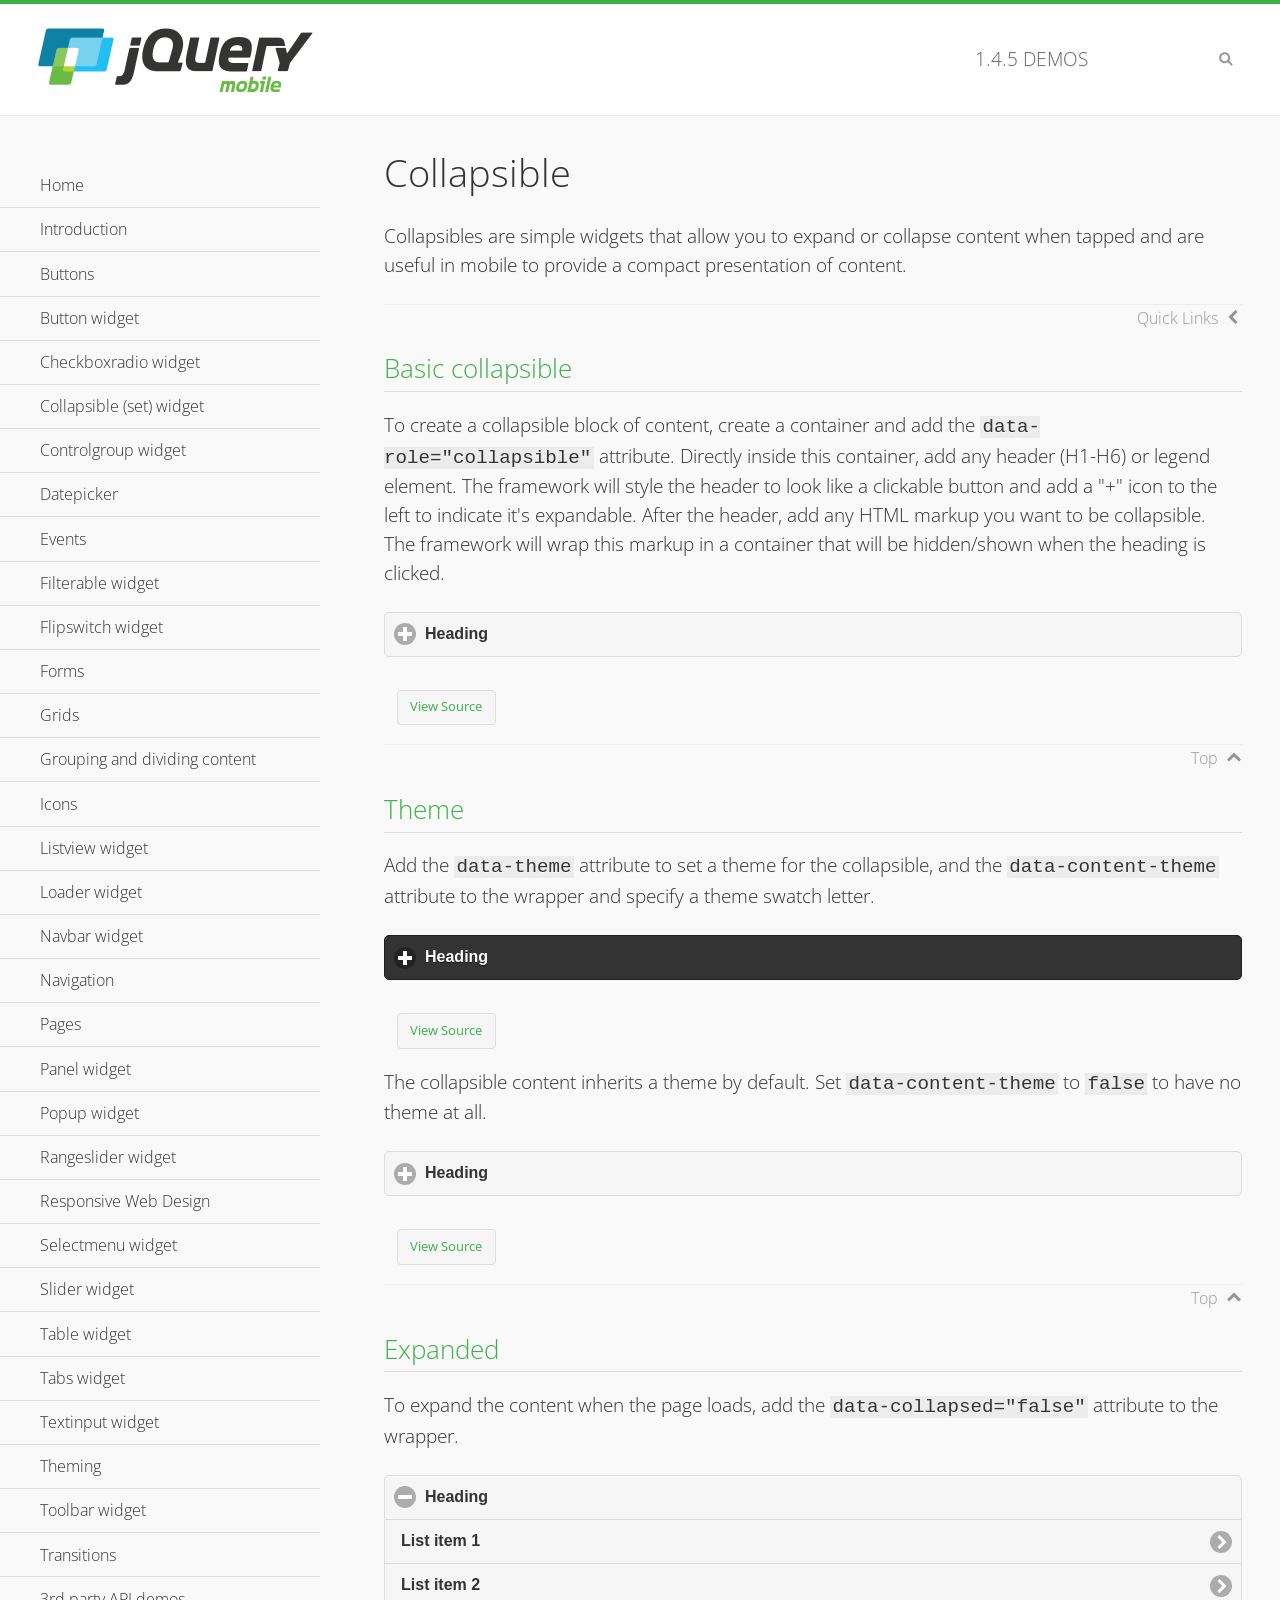
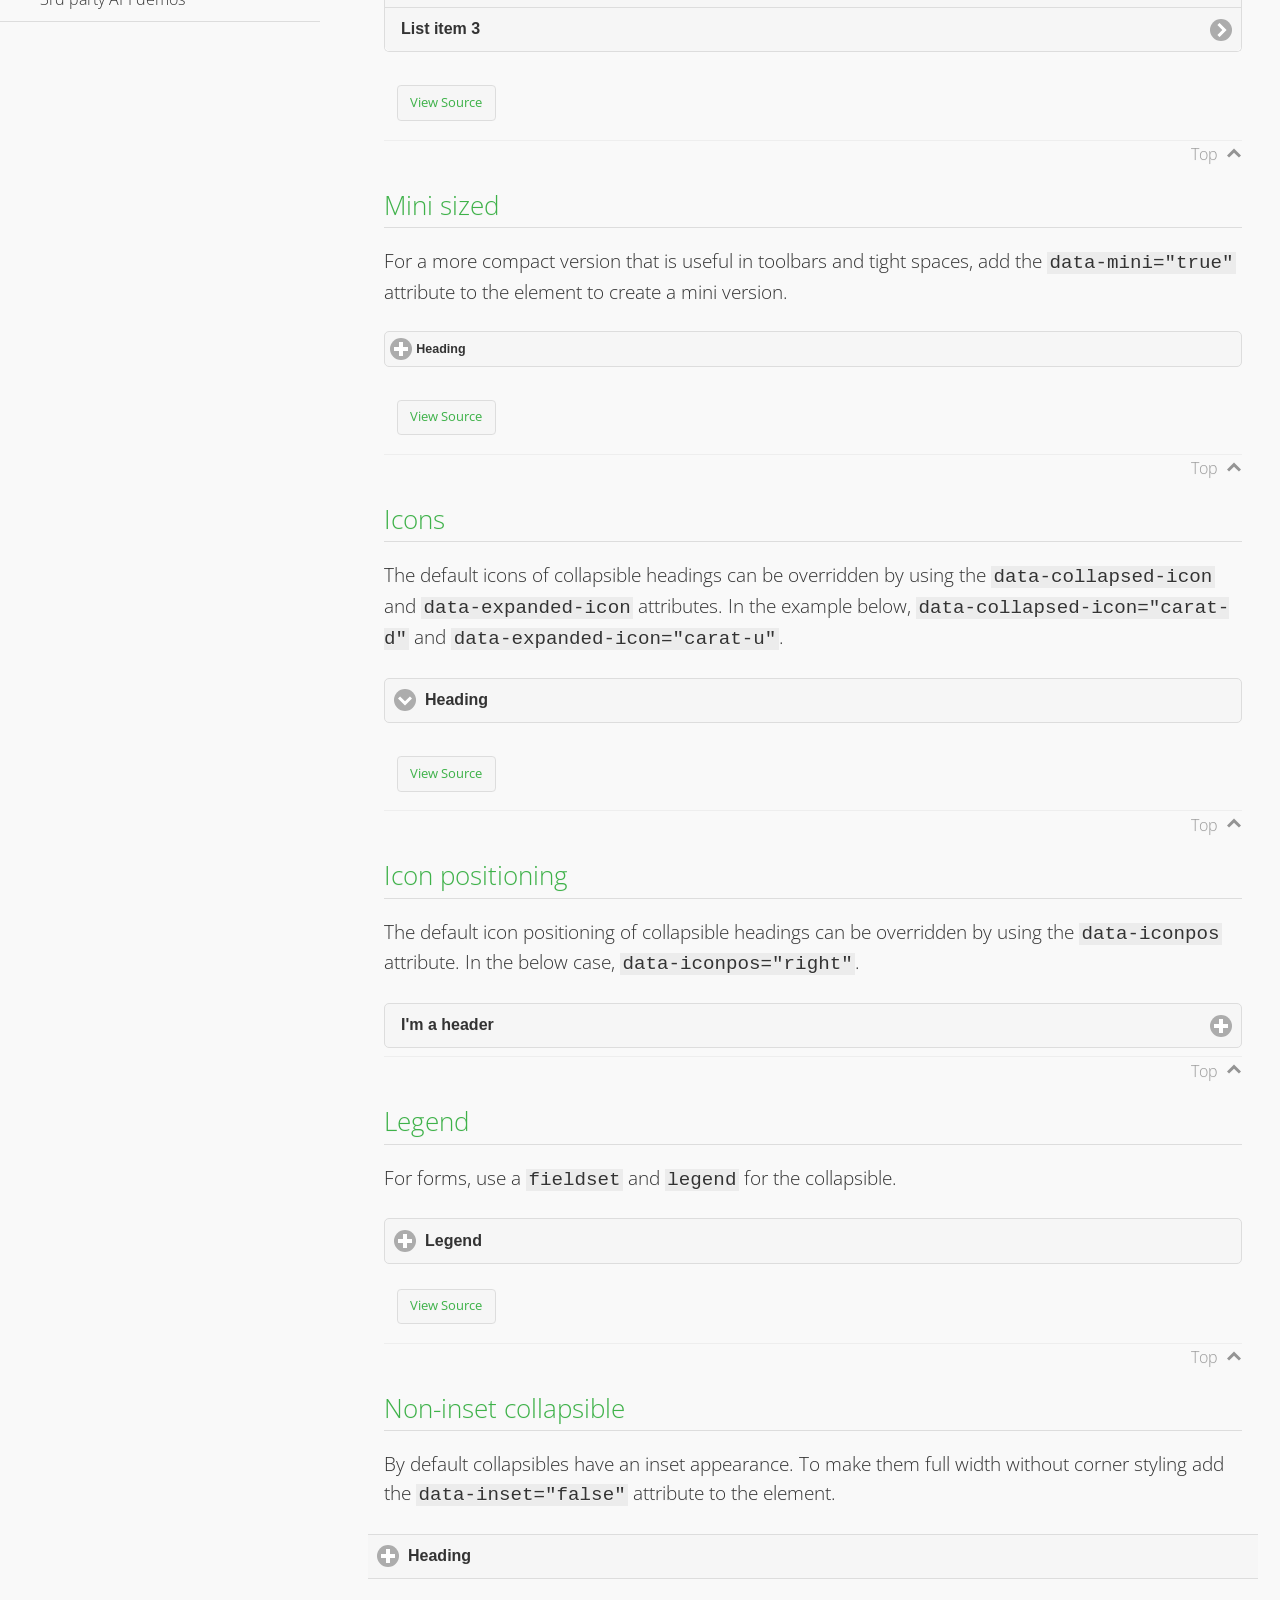
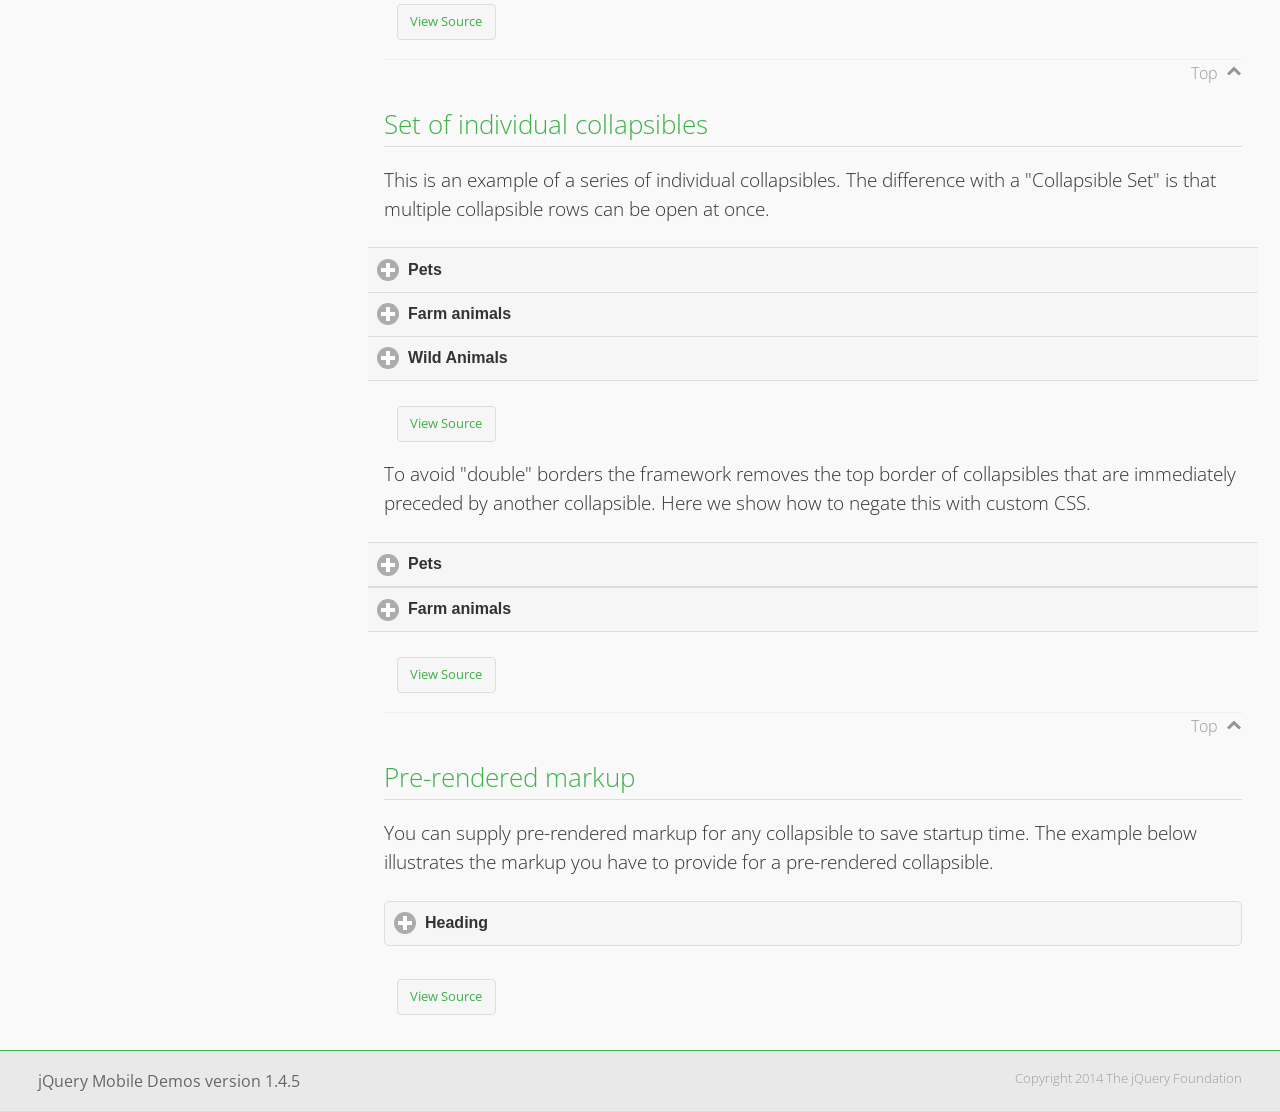
<file: mobile/demos/collapsible/index.html>
<!DOCTYPE html>
<html>
<head>
	<meta charset="utf-8">
	<meta name="viewport" content="width=device-width, initial-scale=1">
	<title>Collapsible - jQuery Mobile Demos</title>
    <link rel="stylesheet" href="../css/themes/default/jquery.mobile-1.4.5.min.css">
    <link rel="stylesheet" href="../_assets/css/jqm-demos.css">
    <link rel="shortcut icon" href="../favicon.ico">
    <link rel="stylesheet" href="http://fonts.googleapis.com/css?family=Open+Sans:300,400,700">
    <script src="../js/jquery.js"></script>
    <script src="../_assets/js/index.js"></script>
    <script src="../js/jquery.mobile-1.4.5.min.js"></script>
    <style id="negateDoubleBorder">
        #demo-borders .ui-collapsible-heading .ui-btn { border-top-width: 1px !important; }
    </style>
</head>
<body>
<div data-role="page" class="jqm-demos" data-quicklinks="true">

    <div data-role="header" class="jqm-header">
		<h2><a href="../" title="jQuery Mobile Demos home"><img src="../_assets/img/jquery-logo.png" alt="jQuery Mobile"></a></h2>
		<p><span class="jqm-version"></span> Demos</p>
        <a href="#" class="jqm-navmenu-link ui-btn ui-btn-icon-notext ui-corner-all ui-icon-bars ui-nodisc-icon ui-alt-icon ui-btn-left">Menu</a>
        <a href="#" class="jqm-search-link ui-btn ui-btn-icon-notext ui-corner-all ui-icon-search ui-nodisc-icon ui-alt-icon ui-btn-right">Search</a>
    </div><!-- /header -->

    <div role="main" class="ui-content jqm-content">

        <h1>Collapsible</h1>

        <p>Collapsibles are simple widgets that allow you to expand or collapse content when tapped and are useful in mobile to provide a compact presentation of content.</p>

        <h2>Basic collapsible</h2>

        <p>To create a collapsible block of content, create a container and add the <code> data-role="collapsible"</code> attribute. Directly inside this container, add any header (H1-H6) or legend element. The framework will style the header to look like a clickable button and add a "+" icon to the left to indicate it's expandable. After the header, add any HTML markup you want to be collapsible. The framework will wrap this markup in a container that will be hidden/shown when the heading is clicked.</p>

        <div data-demo-html="true">
            <div data-role="collapsible">
                <h4>Heading</h4>
                <p>I'm the collapsible content. By default I'm closed, but you can click the header to open me.</p>
            </div>
        </div><!--/demo-html -->

        <h2>Theme</h2>

        <p>Add the <code>data-theme</code> attribute to set a theme for the collapsible, and the <code>data-content-theme</code> attribute to the wrapper and specify a theme swatch letter.</p>

        <div data-demo-html="true">
            <div data-role="collapsible" data-theme="b" data-content-theme="b">
                <h4>Heading</h4>
                <p>I'm the collapsible content with a themed content block set to "b".</p>
            </div>
        </div><!--/demo-html -->

        <p>The collapsible content inherits a theme by default. Set <code>data-content-theme</code> to <code>false</code> to have no theme at all.</p>

        <div data-demo-html="true">
            <div data-role="collapsible" data-content-theme="false">
                <h4>Heading</h4>
                <p>I'm the collapsible content without a theme.</p>
            </div>
        </div><!--/demo-html -->

        <h2>Expanded</h2>

        <p>To expand the content when the page loads, add the <code>data-collapsed="false"</code> attribute to the wrapper.</p>

        <div data-demo-html="true">
            <div data-role="collapsible" data-collapsed="false">
                <h4>Heading</h4>
                <ul data-role="listview">
                    <li><a href="#">List item 1</a></li>
                    <li><a href="#">List item 2</a></li>
                    <li><a href="#">List item 3</a></li>
                </ul>
            </div>
        </div><!--/demo-html -->

        <h2>Mini sized</h2>

        <p>For a more compact version that is useful in toolbars and tight spaces, add the <code>data-mini="true"</code> attribute to the element to create a mini version. </p>

        <div data-demo-html="true">
            <div data-role="collapsible" data-mini="true">
                <h4>Heading</h4>
                <ul data-role="listview">
                    <li><a href="#">List item 1</a></li>
                    <li><a href="#">List item 2</a></li>
                    <li><a href="#">List item 3</a></li>
                </ul>
            </div>
        </div><!--/demo-html -->

            <h2>Icons</h2>

            <p>The default icons of collapsible headings can be overridden by using the <code>data-collapsed-icon</code> and <code>data-expanded-icon</code> attributes. In the example below, <code>data-collapsed-icon="carat-d"</code> and <code>data-expanded-icon="carat-u"</code>.</p>

            <div data-demo-html="true">
                <div data-role="collapsible" data-collapsed-icon="carat-d" data-expanded-icon="carat-u">
                    <h4>Heading</h4>
                    <ul data-role="listview" data-inset="false">
                        <li>Read-only list item 1</li>
                        <li>Read-only list item 2</li>
                        <li>Read-only list item 3</li>
                    </ul>
                </div>
            </div><!--/demo-html -->

            <h2>Icon positioning</h2>

            <p>The default icon positioning of collapsible headings can be overridden by using the <code>data-iconpos</code> attribute. In the below case, <code>data-iconpos="right"</code>.</p>

            <div data-role="collapsible" data-iconpos="right">
                <h3>I'm a header</h3>
                <p><code>data-iconpos="right"</code></p>
            </div>

        <h2>Legend</h2>

        <p>For forms, use a <code>fieldset</code> and <code>legend</code> for the collapsible.</p>
        <div data-demo-html="true">
            <form>
                <fieldset data-role="collapsible">
                    <legend>Legend</legend>

                    <label for="textinput-f">Text Input:</label>
                    <input type="text" name="textinput-f" id="textinput-f" placeholder="Text input" value="">

                    <div data-role="controlgroup">
                        <input type="checkbox" name="checkbox-1-a" id="checkbox-1-a">
                        <label for="checkbox-1-a">One</label>
                        <input type="checkbox" name="checkbox-2-a" id="checkbox-2-a">
                        <label for="checkbox-2-a">Two</label>
                        <input type="checkbox" name="checkbox-3-a" id="checkbox-3-a">
                        <label for="checkbox-3-a">Three</label>
                    </div>
                </fieldset>
            </form>
        </div><!--/demo-html -->

        <h2>Non-inset collapsible</h2>

        <p>By default collapsibles have an inset appearance. To make them full width without corner styling add the <code>data-inset="false"</code> attribute to the element.</p>

        <div data-demo-html="true">
            <div data-role="collapsible" data-inset="false">
                <h4>Heading</h4>
                <p>I'm the collapsible content. By default I'm closed, but you can click the header to open me.</p>
            </div>
        </div><!--/demo-html -->

        <h2>Set of individual collapsibles</h2>

        <p>This is an example of a series of individual collapsibles. The difference with a "Collapsible Set" is that multiple collapsible rows can be open at once.</p>

        <div data-demo-html="true">
            <div data-role="collapsible" data-inset="false">
                <h3>Pets</h3>
                <ul data-role="listview">
                    <li><a href="#">Canary</a></li>
                    <li><a href="#">Cat</a></li>
                    <li><a href="#">Dog</a></li>
                    <li><a href="#">Gerbil</a></li>
                    <li><a href="#">Iguana</a></li>
                    <li><a href="#">Mouse</a></li>
                </ul>
            </div><!-- /collapsible -->
            <div data-role="collapsible" data-inset="false">
                <h3>Farm animals</h3>
                <ul data-role="listview">
                    <li><a href="#">Chicken</a></li>
                    <li><a href="#">Cow</a></li>
                    <li><a href="#">Duck</a></li>
                    <li><a href="#">Horse</a></li>
                    <li><a href="#">Pig</a></li>
                    <li><a href="#">Sheep</a></li>
                </ul>
            </div><!-- /collapsible -->
            <div data-role="collapsible" data-inset="false">
                <h3>Wild Animals</h3>
                <ul data-role="listview">
                    <li><a href="#">Aardvark</a></li>
                    <li><a href="#">Alligator</a></li>
                    <li><a href="#">Ant</a></li>
                    <li><a href="#">Bear</a></li>
                    <li><a href="#">Beaver</a></li>
                    <li><a href="#">Cougar</a></li>
                    <li><a href="#">Dingo</a></li>
                </ul>
            </div><!-- /collapsible -->
        </div><!--/demo-html -->

        <p>To avoid "double" borders the framework removes the top border of collapsibles that are immediately preceded by another collapsible. Here we show how to negate this with custom CSS.</p>

        <div data-demo-html="true" data-demo-css="#negateDoubleBorder">
            <div id="demo-borders">
                <div data-role="collapsible" data-inset="false">
                    <h3>Pets</h3>
                    <ul data-role="listview">
                        <li><a href="#">Canary</a></li>
                        <li><a href="#">Cat</a></li>
                        <li><a href="#">Dog</a></li>
                        <li><a href="#">Gerbil</a></li>
                        <li><a href="#">Iguana</a></li>
                        <li><a href="#">Mouse</a></li>
                    </ul>
                </div><!-- /collapsible -->
                <div data-role="collapsible" data-inset="false">
                    <h3>Farm animals</h3>
                    <ul data-role="listview">
                        <li><a href="#">Chicken</a></li>
                        <li><a href="#">Cow</a></li>
                        <li><a href="#">Duck</a></li>
                        <li><a href="#">Horse</a></li>
                        <li><a href="#">Pig</a></li>
                        <li><a href="#">Sheep</a></li>
                    </ul>
                </div><!-- /collapsible -->
            </div>
        </div><!--/demo-html -->

			<h2>Pre-rendered markup</h2>
			<p>You can supply pre-rendered markup for any collapsible to save startup time. The example below illustrates the markup you have to provide for a pre-rendered collapsible.</p>
				<div data-demo-html="true">
					<div data-role="collapsible" data-enhanced="true" class="ui-collapsible ui-collapsible-inset ui-corner-all ui-collapsible-collapsed">
						<h4 class="ui-collapsible-heading ui-collapsible-heading-collapsed">
							<a href="#" class="ui-collapsible-heading-toggle ui-btn ui-btn-icon-left ui-icon-plus">
							Heading
							<div class="ui-collapsible-heading-status"> click to expand contents</div>
							</a>
						</h4>
						<div class="ui-collapsible-content ui-collapsible-content-collapsed" aria-hidden="true">
						<p>I'm the collapsible content. By default I'm closed, but you can click the header to open me.</p>
						</div>
					</div>
				</div>

	</div><!-- /content -->
	    <div data-role="panel" class="jqm-navmenu-panel" data-position="left" data-display="overlay" data-theme="a">
	    	<ul class="jqm-list ui-alt-icon ui-nodisc-icon">
<li data-filtertext="demos homepage" data-icon="home"><a href=".././">Home</a></li>
<li data-filtertext="introduction overview getting started"><a href="../intro/" data-ajax="false">Introduction</a></li>
<li data-filtertext="buttons button markup buttonmarkup method anchor link button element"><a href="../button-markup/" data-ajax="false">Buttons</a></li>
<li data-filtertext="form button widget input button submit reset"><a href="../button/" data-ajax="false">Button widget</a></li>
<li data-role="collapsible" data-enhanced="true" data-collapsed-icon="carat-d" data-expanded-icon="carat-u" data-iconpos="right" data-inset="false" class="ui-collapsible ui-collapsible-themed-content ui-collapsible-collapsed">
	<h3 class="ui-collapsible-heading ui-collapsible-heading-collapsed">
		<a href="#" class="ui-collapsible-heading-toggle ui-btn ui-btn-icon-right ui-btn-inherit ui-icon-carat-d">
		    Checkboxradio widget<span class="ui-collapsible-heading-status"> click to expand contents</span>
		</a>
	</h3>
	<div class="ui-collapsible-content ui-body-inherit ui-collapsible-content-collapsed" aria-hidden="true">
		<ul>
			<li data-filtertext="form checkboxradio widget checkbox input checkboxes controlgroups"><a href="../checkboxradio-checkbox/" data-ajax="false">Checkboxes</a></li>
			<li data-filtertext="form checkboxradio widget radio input radio buttons controlgroups"><a href="../checkboxradio-radio/" data-ajax="false">Radio buttons</a></li>
		</ul>
	</div>
</li>
<li data-role="collapsible" data-enhanced="true" data-collapsed-icon="carat-d" data-expanded-icon="carat-u" data-iconpos="right" data-inset="false" class="ui-collapsible ui-collapsible-themed-content ui-collapsible-collapsed">
	<h3 class="ui-collapsible-heading ui-collapsible-heading-collapsed">
		<a href="#" class="ui-collapsible-heading-toggle ui-btn ui-btn-icon-right ui-btn-inherit ui-icon-carat-d">
			Collapsible (set) widget<span class="ui-collapsible-heading-status"> click to expand contents</span>
		</a>
	</h3>
	<div class="ui-collapsible-content ui-body-inherit ui-collapsible-content-collapsed" aria-hidden="true">
		<ul>
			<li data-filtertext="collapsibles content formatting"><a href="../collapsible/" data-ajax="false">Collapsible</a></li>
			<li data-filtertext="dynamic collapsible set accordion append expand"><a href="../collapsible-dynamic/" data-ajax="false">Dynamic collapsibles</a></li>
			<li data-filtertext="accordions collapsible set widget content formatting grouped collapsibles"><a href="../collapsibleset/" data-ajax="false">Collapsible set</a></li>
		</ul>
	</div>
</li>
<li data-role="collapsible" data-enhanced="true" data-collapsed-icon="carat-d" data-expanded-icon="carat-u" data-iconpos="right" data-inset="false" class="ui-collapsible ui-collapsible-themed-content ui-collapsible-collapsed">
	<h3 class="ui-collapsible-heading ui-collapsible-heading-collapsed">
		<a href="#" class="ui-collapsible-heading-toggle ui-btn ui-btn-icon-right ui-btn-inherit ui-icon-carat-d">
			Controlgroup widget<span class="ui-collapsible-heading-status"> click to expand contents</span>
		</a>
	</h3>
	<div class="ui-collapsible-content ui-body-inherit ui-collapsible-content-collapsed" aria-hidden="true">
		<ul>
			<li data-filtertext="controlgroups selectmenu checkboxradio input grouped buttons horizontal vertical"><a href="../controlgroup/" data-ajax="false">Controlgroup</a></li>
			<li data-filtertext="dynamic controlgroup dynamically add buttons"><a href="../controlgroup-dynamic/" data-ajax="false">Dynamic controlgroups</a></li>
		</ul>
	</div>
</li>
<li data-filtertext="form datepicker widget date input"><a href="../datepicker/" data-ajax="false">Datepicker</a></li>
<li data-role="collapsible" data-enhanced="true" data-collapsed-icon="carat-d" data-expanded-icon="carat-u" data-iconpos="right" data-inset="false" class="ui-collapsible ui-collapsible-themed-content ui-collapsible-collapsed">
	<h3 class="ui-collapsible-heading ui-collapsible-heading-collapsed">
		<a href="#" class="ui-collapsible-heading-toggle ui-btn ui-btn-icon-right ui-btn-inherit ui-icon-carat-d">
			Events<span class="ui-collapsible-heading-status"> click to expand contents</span>
		</a>
	</h3>
	<div class="ui-collapsible-content ui-body-inherit ui-collapsible-content-collapsed" aria-hidden="true">
		<ul>
			<li data-filtertext="swipe to delete list items listviews swipe events"><a href="../swipe-list/" data-ajax="false">Swipe list items</a></li>
			<li data-filtertext="swipe to navigate swipe page navigation swipe events"><a href="../swipe-page/" data-ajax="false">Swipe page navigation</a></li>
		</ul>
	</div>
</li>
<li data-filtertext="filterable filter elements sorting searching listview table"><a href="../filterable/" data-ajax="false">Filterable widget</a></li>
<li data-filtertext="form flipswitch widget flip toggle switch binary select checkbox input"><a href="../flipswitch/" data-ajax="false">Flipswitch widget</a></li>
<li data-role="collapsible" data-enhanced="true" data-collapsed-icon="carat-d" data-expanded-icon="carat-u" data-iconpos="right" data-inset="false" class="ui-collapsible ui-collapsible-themed-content ui-collapsible-collapsed">
	<h3 class="ui-collapsible-heading ui-collapsible-heading-collapsed">
		<a href="#" class="ui-collapsible-heading-toggle ui-btn ui-btn-icon-right ui-btn-inherit ui-icon-carat-d">
			Forms<span class="ui-collapsible-heading-status"> click to expand contents</span>
		</a>
	</h3>
	<div class="ui-collapsible-content ui-body-inherit ui-collapsible-content-collapsed" aria-hidden="true">
		<ul>
			<li data-filtertext="forms text checkbox radio range button submit reset inputs selects textarea slider flipswitch label form elements"><a href="../forms/" data-ajax="false">Forms</a></li>
			<li data-filtertext="form hide labels hidden accessible ui-hidden-accessible forms"><a href="../forms-label-hidden-accessible/" data-ajax="false">Hide labels</a></li>
			<li data-filtertext="form field containers fieldcontain ui-field-contain forms"><a href="../forms-field-contain/" data-ajax="false">Field containers</a></li>
			<li data-filtertext="forms disabled form elements"><a href="../forms-disabled/" data-ajax="false">Forms disabled</a></li>
			<li data-filtertext="forms gallery examples overview forms text checkbox radio range button submit reset inputs selects textarea slider flipswitch label form elements"><a href="../forms-gallery/" data-ajax="false">Forms gallery</a></li>
		</ul>
	</div>
</li>
<li data-role="collapsible" data-enhanced="true" data-collapsed-icon="carat-d" data-expanded-icon="carat-u" data-iconpos="right" data-inset="false" class="ui-collapsible ui-collapsible-themed-content ui-collapsible-collapsed">
	<h3 class="ui-collapsible-heading ui-collapsible-heading-collapsed">
		<a href="#" class="ui-collapsible-heading-toggle ui-btn ui-btn-icon-right ui-btn-inherit ui-icon-carat-d">
			Grids<span class="ui-collapsible-heading-status"> click to expand contents</span>
		</a>
	</h3>
	<div class="ui-collapsible-content ui-body-inherit ui-collapsible-content-collapsed" aria-hidden="true">
		<ul>
			<li data-filtertext="grids columns blocks content formatting rwd responsive css framework"><a href="../grids/" data-ajax="false">Grids</a></li>
			<li data-filtertext="buttons in grids css framework"><a href="../grids-buttons/" data-ajax="false">Buttons in grids</a></li>
			<li data-filtertext="custom responsive grids rwd css framework"><a href="../grids-custom-responsive/" data-ajax="false">Custom responsive grids</a></li>
		</ul>
	</div>
</li>
<li data-filtertext="blocks content formatting sections heading"><a href="../body-bar-classes/" data-ajax="false">Grouping and dividing content</a></li>
<li data-role="collapsible" data-enhanced="true" data-collapsed-icon="carat-d" data-expanded-icon="carat-u" data-iconpos="right" data-inset="false" class="ui-collapsible ui-collapsible-themed-content ui-collapsible-collapsed">
	<h3 class="ui-collapsible-heading ui-collapsible-heading-collapsed">
		<a href="#" class="ui-collapsible-heading-toggle ui-btn ui-btn-icon-right ui-btn-inherit ui-icon-carat-d">
			Icons<span class="ui-collapsible-heading-status"> click to expand contents</span>
		</a>
	</h3>
	<div class="ui-collapsible-content ui-body-inherit ui-collapsible-content-collapsed" aria-hidden="true">
		<ul>
			<li data-filtertext="button icons svg disc alt custom icon position"><a href="../icons/" data-ajax="false">Icons</a></li>
			<li data-filtertext=""><a href="../icons-grunticon/" data-ajax="false">Grunticon loader</a></li>
		</ul>
	</div>
</li>
<li data-role="collapsible" data-enhanced="true" data-collapsed-icon="carat-d" data-expanded-icon="carat-u" data-iconpos="right" data-inset="false" class="ui-collapsible ui-collapsible-themed-content ui-collapsible-collapsed">
	<h3 class="ui-collapsible-heading ui-collapsible-heading-collapsed">
		<a href="#" class="ui-collapsible-heading-toggle ui-btn ui-btn-icon-right ui-btn-inherit ui-icon-carat-d">
			Listview widget<span class="ui-collapsible-heading-status"> click to expand contents</span>
		</a>
	</h3>
	<div class="ui-collapsible-content ui-body-inherit ui-collapsible-content-collapsed" aria-hidden="true">
		<ul>
			<li data-filtertext="listview widget thumbnails icons nested split button collapsible ul ol"><a href="../listview/" data-ajax="false">Listview</a></li>
			<li data-filtertext="autocomplete filterable reveal listview filtertextbeforefilter placeholder"><a href="../listview-autocomplete/" data-ajax="false">Listview autocomplete</a></li>
			<li data-filtertext="autocomplete filterable reveal listview remote data filtertextbeforefilter placeholder"><a href="../listview-autocomplete-remote/" data-ajax="false">Listview autocomplete remote data</a></li>
			<li data-filtertext="autodividers anchor jump scroll linkbars listview lists ul ol"><a href="../listview-autodividers-linkbar/" data-ajax="false">Listview autodividers linkbar</a></li>
			<li data-filtertext="listview autodividers selector autodividersselector lists ul ol"><a href="../listview-autodividers-selector/" data-ajax="false">Listview autodividers selector</a></li>
			<li data-filtertext="listview nested list items"><a href="../listview-nested-lists/" data-ajax="false">Nested Listviews</a></li>
			<li data-filtertext="listview collapsible list items flat"><a href="../listview-collapsible-item-flat/" data-ajax="false">Listview collapsible list items (flat)</a></li>
			<li data-filtertext="listview collapsible list indented"><a href="../listview-collapsible-item-indented/" data-ajax="false">Listview collapsible list items (indented)</a></li>
			<li data-filtertext="grid listview responsive grids responsive listviews lists ul"><a href="../listview-grid/" data-ajax="false">Listview responsive grid</a></li>
		</ul>
	</div>
</li>
<li data-filtertext="loader widget page loading navigation overlay spinner"><a href="../loader/" data-ajax="false">Loader widget</a></li>
<li data-filtertext="navbar widget navmenu toolbars header footer"><a href="../navbar/" data-ajax="false">Navbar widget</a></li>
<li data-role="collapsible" data-enhanced="true" data-collapsed-icon="carat-d" data-expanded-icon="carat-u" data-iconpos="right" data-inset="false" class="ui-collapsible ui-collapsible-themed-content ui-collapsible-collapsed">
	<h3 class="ui-collapsible-heading ui-collapsible-heading-collapsed">
		<a href="#" class="ui-collapsible-heading-toggle ui-btn ui-btn-icon-right ui-btn-inherit ui-icon-carat-d">
			Navigation<span class="ui-collapsible-heading-status"> click to expand contents</span>
		</a>
	</h3>
	<div class="ui-collapsible-content ui-body-inherit ui-collapsible-content-collapsed" aria-hidden="true">
		<ul>
			<li data-filtertext="ajax navigation navigate widget history event method"><a href="../navigation/" data-ajax="false">Navigation</a></li>
			<li data-filtertext="linking pages page links navigation ajax prefetch cache"><a href="../navigation-linking-pages/" data-ajax="false">Linking pages</a></li>
			<!-- <li data-filtertext="php redirect server redirection server-side navigation"><a href="../navigation-php-redirect/" data-ajax="false">PHP redirect demo</a></li>-->
			<li data-filtertext="navigation redirection hash query"><a href="../navigation-hash-processing/" data-ajax="false">Hash processing demo</a></li>
			<li data-filtertext="navigation redirection hash query"><a href="../page-events/" data-ajax="false">Page Navigation Events</a></li>
		</ul>
	</div>
</li>
<li data-role="collapsible" data-enhanced="true" data-collapsed-icon="carat-d" data-expanded-icon="carat-u" data-iconpos="right" data-inset="false" class="ui-collapsible ui-collapsible-themed-content ui-collapsible-collapsed">
	<h3 class="ui-collapsible-heading ui-collapsible-heading-collapsed">
		<a href="#" class="ui-collapsible-heading-toggle ui-btn ui-btn-icon-right ui-btn-inherit ui-icon-carat-d">
			Pages<span class="ui-collapsible-heading-status"> click to expand contents</span>
		</a>
	</h3>
	<div class="ui-collapsible-content ui-body-inherit ui-collapsible-content-collapsed" aria-hidden="true">
		<ul>
			<li data-filtertext="pages page widget ajax navigation"><a href="../pages/" data-ajax="false">Pages</a></li>
			<li data-filtertext="single page"><a href="../pages-single-page/" data-ajax="false">Single page</a></li>
			<li data-filtertext="multipage multi-page page"><a href="../pages-multi-page/" data-ajax="false">Multi-page template</a></li>
			<li data-filtertext="dialog page widget modal popup"><a href="../pages-dialog/" data-ajax="false">Dialog page</a></li>
		</ul>
	</div>
</li>
<li data-role="collapsible" data-enhanced="true" data-collapsed-icon="carat-d" data-expanded-icon="carat-u" data-iconpos="right" data-inset="false" class="ui-collapsible ui-collapsible-themed-content ui-collapsible-collapsed">
	<h3 class="ui-collapsible-heading ui-collapsible-heading-collapsed">
		<a href="#" class="ui-collapsible-heading-toggle ui-btn ui-btn-icon-right ui-btn-inherit ui-icon-carat-d">
			Panel widget<span class="ui-collapsible-heading-status"> click to expand contents</span>
		</a>
	</h3>
	<div class="ui-collapsible-content ui-body-inherit ui-collapsible-content-collapsed" aria-hidden="true">
		<ul>
			<li data-filtertext="panel widget sliding panels reveal push overlay responsive"><a href="../panel/" data-ajax="false">Panel</a></li>
			<li data-filtertext=""><a href="../panel-external/" data-ajax="false">External panels</a></li>
			<li data-filtertext="panel "><a href="../panel-fixed/" data-ajax="false">Fixed panels</a></li>
			<li data-filtertext="panel slide panels sliding panels shadow rwd responsive breakpoint"><a href="../panel-responsive/" data-ajax="false">Panels responsive</a></li>
			<li data-filtertext="panel custom style custom panel width reveal shadow listview panel styling page background wrapper"><a href="../panel-styling/" data-ajax="false">Custom panel style</a></li>
			<li data-filtertext="panel open on swipe"><a href="../panel-swipe-open/" data-ajax="false">Panel open on swipe</a></li>
			<li data-filtertext="panels outside page internal external toolbars"><a href="../panel-external-internal/" data-ajax="false">Panel external and internal</a></li>
		</ul>
	</div>
</li>
<li data-role="collapsible" data-enhanced="true" data-collapsed-icon="carat-d" data-expanded-icon="carat-u" data-iconpos="right" data-inset="false" class="ui-collapsible ui-collapsible-themed-content ui-collapsible-collapsed">
	<h3 class="ui-collapsible-heading ui-collapsible-heading-collapsed">
		<a href="#" class="ui-collapsible-heading-toggle ui-btn ui-btn-icon-right ui-btn-inherit ui-icon-carat-d">
			Popup widget<span class="ui-collapsible-heading-status"> click to expand contents</span>
		</a>
	</h3>
	<div class="ui-collapsible-content ui-body-inherit ui-collapsible-content-collapsed" aria-hidden="true">
		<ul>
			<li data-filtertext="popup widget popups dialog modal transition tooltip lightbox form overlay screen flip pop fade transition"><a href="../popup/" data-ajax="false">Popup</a></li>
			<li data-filtertext="popup alignment position"><a href="../popup-alignment/" data-ajax="false">Popup alignment</a></li>
			<li data-filtertext="popup arrow size popups popover"><a href="../popup-arrow-size/" data-ajax="false">Popup arrow size</a></li>
			<li data-filtertext="dynamic popups popup images lightbox"><a href="../popup-dynamic/" data-ajax="false">Dynamic popups</a></li>
			<li data-filtertext="popups with iframes scaling"><a href="../popup-iframe/" data-ajax="false">Popups with iframes</a></li>
			<li data-filtertext="popup image scaling"><a href="../popup-image-scaling/" data-ajax="false">Popup image scaling</a></li>
			<li data-filtertext="external popup outside multi-page"><a href="../popup-outside-multipage/" data-ajax="false">Popup outside multi-page</a></li>
		</ul>
	</div>
</li>
<li data-filtertext="form rangeslider widget dual sliders dual handle sliders range input"><a href="../rangeslider/" data-ajax="false">Rangeslider widget</a></li>
<li data-filtertext="responsive web design rwd adaptive progressive enhancement PE accessible mobile breakpoints media query media queries"><a href="../rwd/" data-ajax="false">Responsive Web Design</a></li>
<li data-role="collapsible" data-enhanced="true" data-collapsed-icon="carat-d" data-expanded-icon="carat-u" data-iconpos="right" data-inset="false" class="ui-collapsible ui-collapsible-themed-content ui-collapsible-collapsed">
	<h3 class="ui-collapsible-heading ui-collapsible-heading-collapsed">
		<a href="#" class="ui-collapsible-heading-toggle ui-btn ui-btn-icon-right ui-btn-inherit ui-icon-carat-d">
			Selectmenu widget<span class="ui-collapsible-heading-status"> click to expand contents</span>
		</a>
	</h3>
	<div class="ui-collapsible-content ui-body-inherit ui-collapsible-content-collapsed" aria-hidden="true">
		<ul>
			<li data-filtertext="form selectmenu widget select input custom select menu selects"><a href="../selectmenu/" data-ajax="false">Selectmenu</a></li>
			<li data-filtertext="form custom select menu selectmenu widget custom menu option optgroup multiple selects"><a href="../selectmenu-custom/" data-ajax="false">Custom select menu</a></li>
			<li data-filtertext="filterable select filter popup dialog"><a href="../selectmenu-custom-filter/" data-ajax="false">Custom select menu with filter</a></li>
		</ul>
	</div>
</li>
<li data-role="collapsible" data-enhanced="true" data-collapsed-icon="carat-d" data-expanded-icon="carat-u" data-iconpos="right" data-inset="false" class="ui-collapsible ui-collapsible-themed-content ui-collapsible-collapsed">
	<h3 class="ui-collapsible-heading ui-collapsible-heading-collapsed">
		<a href="#" class="ui-collapsible-heading-toggle ui-btn ui-btn-icon-right ui-btn-inherit ui-icon-carat-d">
			Slider widget<span class="ui-collapsible-heading-status"> click to expand contents</span>
		</a>
	</h3>
	<div class="ui-collapsible-content ui-body-inherit ui-collapsible-content-collapsed" aria-hidden="true">
		<ul>
			<li data-filtertext="form slider widget range input single sliders"><a href="../slider/" data-ajax="false">Slider</a></li>
			<li data-filtertext="form slider widget flipswitch slider binary select flip toggle switch"><a href="../slider-flipswitch/" data-ajax="false">Slider flip toggle switch</a></li>
			<li data-filtertext="form slider tooltip handle value input range sliders"><a href="../slider-tooltip/" data-ajax="false">Slider tooltip</a></li>
		</ul>
	</div>
</li>
<li data-role="collapsible" data-enhanced="true" data-collapsed-icon="carat-d" data-expanded-icon="carat-u" data-iconpos="right" data-inset="false" class="ui-collapsible ui-collapsible-themed-content ui-collapsible-collapsed">
	<h3 class="ui-collapsible-heading ui-collapsible-heading-collapsed">
		<a href="#" class="ui-collapsible-heading-toggle ui-btn ui-btn-icon-right ui-btn-inherit ui-icon-carat-d">
			Table widget<span class="ui-collapsible-heading-status"> click to expand contents</span>
		</a>
	</h3>
	<div class="ui-collapsible-content ui-body-inherit ui-collapsible-content-collapsed" aria-hidden="true">
		<ul>
			<li data-filtertext="table widget reflow column toggle th td responsive tables rwd hide show tabular"><a href="../table-column-toggle/" data-ajax="false">Table Column Toggle</a></li>
			<li data-filtertext="table column toggle phone comparison demo"><a href="../table-column-toggle-example/" data-ajax="false">Table Column Toggle demo</a></li>
			<li data-filtertext="responsive tables table column toggle heading groups rwd breakpoint"><a href="../table-column-toggle-heading-groups/" data-ajax="false">Table Column Toggle heading groups</a></li>
			<li data-filtertext="responsive tables table column toggle hide rwd breakpoint customization options"><a href="../table-column-toggle-options/" data-ajax="false">Table Column Toggle options</a></li>
			<li data-filtertext="table reflow th td responsive rwd columns tabular"><a href="../table-reflow/" data-ajax="false">Table Reflow</a></li>
			<li data-filtertext="responsive tables table reflow heading groups rwd breakpoint"><a href="../table-reflow-heading-groups/" data-ajax="false">Table Reflow heading groups</a></li>
			<li data-filtertext="responsive tables table reflow stripes strokes table style"><a href="../table-reflow-stripes-strokes/" data-ajax="false">Table Reflow stripes and strokes</a></li>
			<li data-filtertext="responsive tables table reflow stack custom styles"><a href="../table-reflow-styling/" data-ajax="false">Table Reflow custom styles</a></li>
		</ul>
	</div>
</li>
<li data-filtertext="ui tabs widget"><a href="../tabs/" data-ajax="false">Tabs widget</a></li>
<li data-filtertext="form textinput widget text input textarea number date time tel email file color password"><a href="../textinput/" data-ajax="false">Textinput widget</a></li>
<li data-role="collapsible" data-enhanced="true" data-collapsed-icon="carat-d" data-expanded-icon="carat-u" data-iconpos="right" data-inset="false" class="ui-collapsible ui-collapsible-themed-content ui-collapsible-collapsed">
	<h3 class="ui-collapsible-heading ui-collapsible-heading-collapsed">
		<a href="#" class="ui-collapsible-heading-toggle ui-btn ui-btn-icon-right ui-btn-inherit ui-icon-carat-d">
			Theming<span class="ui-collapsible-heading-status"> click to expand contents</span>
		</a>
	</h3>
	<div class="ui-collapsible-content ui-body-inherit ui-collapsible-content-collapsed" aria-hidden="true">
		<ul>
			<li data-filtertext="default theme swatches theming style css"><a href="../theme-default/" data-ajax="false">Default theme</a></li>
			<li data-filtertext="classic theme old theme swatches theming style css"><a href="../theme-classic/" data-ajax="false">Classic theme</a></li>
		</ul>
	</div>
</li>
<li data-role="collapsible" data-enhanced="true" data-collapsed-icon="carat-d" data-expanded-icon="carat-u" data-iconpos="right" data-inset="false" class="ui-collapsible ui-collapsible-themed-content ui-collapsible-collapsed">
	<h3 class="ui-collapsible-heading ui-collapsible-heading-collapsed">
		<a href="#" class="ui-collapsible-heading-toggle ui-btn ui-btn-icon-right ui-btn-inherit ui-icon-carat-d">
			Toolbar widget<span class="ui-collapsible-heading-status"> click to expand contents</span>
		</a>
	</h3>
	<div class="ui-collapsible-content ui-body-inherit ui-collapsible-content-collapsed" aria-hidden="true">
		<ul>
			<li data-filtertext="toolbar widget header footer toolbars fixed fullscreen external sections"><a href="../toolbar/" data-ajax="false">Toolbar</a></li>
			<li data-filtertext="dynamic toolbars dynamically add toolbar header footer"><a href="../toolbar-dynamic/" data-ajax="false">Dynamic toolbars</a></li>
			<li data-filtertext="external toolbars header footer"><a href="../toolbar-external/" data-ajax="false">External toolbars</a></li>
			<li data-filtertext="fixed toolbars header footer"><a href="../toolbar-fixed/" data-ajax="false">Fixed toolbars</a></li>
			<li data-filtertext="fixed fullscreen toolbars header footer"><a href="../toolbar-fixed-fullscreen/" data-ajax="false">Fullscreen toolbars</a></li>
			<li data-filtertext="external fixed toolbars header footer"><a href="../toolbar-fixed-external/" data-ajax="false">Fixed external toolbars</a></li>
			<li data-filtertext="external persistent toolbars header footer navbar navmenu"><a href="../toolbar-fixed-persistent/" data-ajax="false">Persistent toolbars</a></li>
			<li data-filtertext="external ajax optimized toolbars persistent toolbars header footer navbar"><a href="../toolbar-fixed-persistent-optimized/" data-ajax="false">Ajax optimized toolbars</a></li>
			<li data-filtertext="form in toolbars header footer"><a href="../toolbar-fixed-forms/" data-ajax="false">Form in toolbar</a></li>
		</ul>
	</div>
</li>
<li data-filtertext="page transitions animated pages popup navigation flip slide fade pop"><a href="../transitions/" data-ajax="false">Transitions</a></li>
<li data-role="collapsible" data-enhanced="true" data-collapsed-icon="carat-d" data-expanded-icon="carat-u" data-iconpos="right" data-inset="false" class="ui-collapsible ui-collapsible-themed-content ui-collapsible-collapsed">
	<h3 class="ui-collapsible-heading ui-collapsible-heading-collapsed">
		<a href="#" class="ui-collapsible-heading-toggle ui-btn ui-btn-icon-right ui-btn-inherit ui-icon-carat-d">
			3rd party API demos<span class="ui-collapsible-heading-status"> click to expand contents</span>
		</a>
	</h3>
	<div class="ui-collapsible-content ui-body-inherit ui-collapsible-content-collapsed" aria-hidden="true">
		<ul>
			<li data-filtertext="backbone requirejs navigation router"><a href="../backbone-requirejs/" data-ajax="false">Backbone RequireJS</a></li>
			<li data-filtertext="google maps geolocation demo"><a href="../map-geolocation/" data-ajax="false">Google Maps geolocation</a></li>
			<li data-filtertext="google maps hybrid"><a href="../map-list-toggle/" data-ajax="false">Google Maps list toggle</a></li>
		</ul>
	</div>
</li>



		     </ul>
		</div><!-- /panel -->


	<div data-role="footer" data-position="fixed" data-tap-toggle="false" class="jqm-footer">
		<p>jQuery Mobile Demos version <span class="jqm-version"></span></p>
		<p>Copyright 2014 The jQuery Foundation</p>
	</div><!-- /footer -->
	<!-- TODO: This should become an external panel so we can add input to markup (unique ID) -->
    <div data-role="panel" class="jqm-search-panel" data-position="right" data-display="overlay" data-theme="a">
		<div class="jqm-search">
			<ul class="jqm-list" data-filter-placeholder="Search demos..." data-filter-reveal="true">
<li data-filtertext="demos homepage" data-icon="home"><a href=".././">Home</a></li>
<li data-filtertext="introduction overview getting started"><a href="../intro/" data-ajax="false">Introduction</a></li>
<li data-filtertext="buttons button markup buttonmarkup method anchor link button element"><a href="../button-markup/" data-ajax="false">Buttons</a></li>
<li data-filtertext="form button widget input button submit reset"><a href="../button/" data-ajax="false">Button widget</a></li>
<li data-role="collapsible" data-enhanced="true" data-collapsed-icon="carat-d" data-expanded-icon="carat-u" data-iconpos="right" data-inset="false" class="ui-collapsible ui-collapsible-themed-content ui-collapsible-collapsed">
	<h3 class="ui-collapsible-heading ui-collapsible-heading-collapsed">
		<a href="#" class="ui-collapsible-heading-toggle ui-btn ui-btn-icon-right ui-btn-inherit ui-icon-carat-d">
		    Checkboxradio widget<span class="ui-collapsible-heading-status"> click to expand contents</span>
		</a>
	</h3>
	<div class="ui-collapsible-content ui-body-inherit ui-collapsible-content-collapsed" aria-hidden="true">
		<ul>
			<li data-filtertext="form checkboxradio widget checkbox input checkboxes controlgroups"><a href="../checkboxradio-checkbox/" data-ajax="false">Checkboxes</a></li>
			<li data-filtertext="form checkboxradio widget radio input radio buttons controlgroups"><a href="../checkboxradio-radio/" data-ajax="false">Radio buttons</a></li>
		</ul>
	</div>
</li>
<li data-role="collapsible" data-enhanced="true" data-collapsed-icon="carat-d" data-expanded-icon="carat-u" data-iconpos="right" data-inset="false" class="ui-collapsible ui-collapsible-themed-content ui-collapsible-collapsed">
	<h3 class="ui-collapsible-heading ui-collapsible-heading-collapsed">
		<a href="#" class="ui-collapsible-heading-toggle ui-btn ui-btn-icon-right ui-btn-inherit ui-icon-carat-d">
			Collapsible (set) widget<span class="ui-collapsible-heading-status"> click to expand contents</span>
		</a>
	</h3>
	<div class="ui-collapsible-content ui-body-inherit ui-collapsible-content-collapsed" aria-hidden="true">
		<ul>
			<li data-filtertext="collapsibles content formatting"><a href="../collapsible/" data-ajax="false">Collapsible</a></li>
			<li data-filtertext="dynamic collapsible set accordion append expand"><a href="../collapsible-dynamic/" data-ajax="false">Dynamic collapsibles</a></li>
			<li data-filtertext="accordions collapsible set widget content formatting grouped collapsibles"><a href="../collapsibleset/" data-ajax="false">Collapsible set</a></li>
		</ul>
	</div>
</li>
<li data-role="collapsible" data-enhanced="true" data-collapsed-icon="carat-d" data-expanded-icon="carat-u" data-iconpos="right" data-inset="false" class="ui-collapsible ui-collapsible-themed-content ui-collapsible-collapsed">
	<h3 class="ui-collapsible-heading ui-collapsible-heading-collapsed">
		<a href="#" class="ui-collapsible-heading-toggle ui-btn ui-btn-icon-right ui-btn-inherit ui-icon-carat-d">
			Controlgroup widget<span class="ui-collapsible-heading-status"> click to expand contents</span>
		</a>
	</h3>
	<div class="ui-collapsible-content ui-body-inherit ui-collapsible-content-collapsed" aria-hidden="true">
		<ul>
			<li data-filtertext="controlgroups selectmenu checkboxradio input grouped buttons horizontal vertical"><a href="../controlgroup/" data-ajax="false">Controlgroup</a></li>
			<li data-filtertext="dynamic controlgroup dynamically add buttons"><a href="../controlgroup-dynamic/" data-ajax="false">Dynamic controlgroups</a></li>
		</ul>
	</div>
</li>
<li data-filtertext="form datepicker widget date input"><a href="../datepicker/" data-ajax="false">Datepicker</a></li>
<li data-role="collapsible" data-enhanced="true" data-collapsed-icon="carat-d" data-expanded-icon="carat-u" data-iconpos="right" data-inset="false" class="ui-collapsible ui-collapsible-themed-content ui-collapsible-collapsed">
	<h3 class="ui-collapsible-heading ui-collapsible-heading-collapsed">
		<a href="#" class="ui-collapsible-heading-toggle ui-btn ui-btn-icon-right ui-btn-inherit ui-icon-carat-d">
			Events<span class="ui-collapsible-heading-status"> click to expand contents</span>
		</a>
	</h3>
	<div class="ui-collapsible-content ui-body-inherit ui-collapsible-content-collapsed" aria-hidden="true">
		<ul>
			<li data-filtertext="swipe to delete list items listviews swipe events"><a href="../swipe-list/" data-ajax="false">Swipe list items</a></li>
			<li data-filtertext="swipe to navigate swipe page navigation swipe events"><a href="../swipe-page/" data-ajax="false">Swipe page navigation</a></li>
		</ul>
	</div>
</li>
<li data-filtertext="filterable filter elements sorting searching listview table"><a href="../filterable/" data-ajax="false">Filterable widget</a></li>
<li data-filtertext="form flipswitch widget flip toggle switch binary select checkbox input"><a href="../flipswitch/" data-ajax="false">Flipswitch widget</a></li>
<li data-role="collapsible" data-enhanced="true" data-collapsed-icon="carat-d" data-expanded-icon="carat-u" data-iconpos="right" data-inset="false" class="ui-collapsible ui-collapsible-themed-content ui-collapsible-collapsed">
	<h3 class="ui-collapsible-heading ui-collapsible-heading-collapsed">
		<a href="#" class="ui-collapsible-heading-toggle ui-btn ui-btn-icon-right ui-btn-inherit ui-icon-carat-d">
			Forms<span class="ui-collapsible-heading-status"> click to expand contents</span>
		</a>
	</h3>
	<div class="ui-collapsible-content ui-body-inherit ui-collapsible-content-collapsed" aria-hidden="true">
		<ul>
			<li data-filtertext="forms text checkbox radio range button submit reset inputs selects textarea slider flipswitch label form elements"><a href="../forms/" data-ajax="false">Forms</a></li>
			<li data-filtertext="form hide labels hidden accessible ui-hidden-accessible forms"><a href="../forms-label-hidden-accessible/" data-ajax="false">Hide labels</a></li>
			<li data-filtertext="form field containers fieldcontain ui-field-contain forms"><a href="../forms-field-contain/" data-ajax="false">Field containers</a></li>
			<li data-filtertext="forms disabled form elements"><a href="../forms-disabled/" data-ajax="false">Forms disabled</a></li>
			<li data-filtertext="forms gallery examples overview forms text checkbox radio range button submit reset inputs selects textarea slider flipswitch label form elements"><a href="../forms-gallery/" data-ajax="false">Forms gallery</a></li>
		</ul>
	</div>
</li>
<li data-role="collapsible" data-enhanced="true" data-collapsed-icon="carat-d" data-expanded-icon="carat-u" data-iconpos="right" data-inset="false" class="ui-collapsible ui-collapsible-themed-content ui-collapsible-collapsed">
	<h3 class="ui-collapsible-heading ui-collapsible-heading-collapsed">
		<a href="#" class="ui-collapsible-heading-toggle ui-btn ui-btn-icon-right ui-btn-inherit ui-icon-carat-d">
			Grids<span class="ui-collapsible-heading-status"> click to expand contents</span>
		</a>
	</h3>
	<div class="ui-collapsible-content ui-body-inherit ui-collapsible-content-collapsed" aria-hidden="true">
		<ul>
			<li data-filtertext="grids columns blocks content formatting rwd responsive css framework"><a href="../grids/" data-ajax="false">Grids</a></li>
			<li data-filtertext="buttons in grids css framework"><a href="../grids-buttons/" data-ajax="false">Buttons in grids</a></li>
			<li data-filtertext="custom responsive grids rwd css framework"><a href="../grids-custom-responsive/" data-ajax="false">Custom responsive grids</a></li>
		</ul>
	</div>
</li>
<li data-filtertext="blocks content formatting sections heading"><a href="../body-bar-classes/" data-ajax="false">Grouping and dividing content</a></li>
<li data-role="collapsible" data-enhanced="true" data-collapsed-icon="carat-d" data-expanded-icon="carat-u" data-iconpos="right" data-inset="false" class="ui-collapsible ui-collapsible-themed-content ui-collapsible-collapsed">
	<h3 class="ui-collapsible-heading ui-collapsible-heading-collapsed">
		<a href="#" class="ui-collapsible-heading-toggle ui-btn ui-btn-icon-right ui-btn-inherit ui-icon-carat-d">
			Icons<span class="ui-collapsible-heading-status"> click to expand contents</span>
		</a>
	</h3>
	<div class="ui-collapsible-content ui-body-inherit ui-collapsible-content-collapsed" aria-hidden="true">
		<ul>
			<li data-filtertext="button icons svg disc alt custom icon position"><a href="../icons/" data-ajax="false">Icons</a></li>
			<li data-filtertext=""><a href="../icons-grunticon/" data-ajax="false">Grunticon loader</a></li>
		</ul>
	</div>
</li>
<li data-role="collapsible" data-enhanced="true" data-collapsed-icon="carat-d" data-expanded-icon="carat-u" data-iconpos="right" data-inset="false" class="ui-collapsible ui-collapsible-themed-content ui-collapsible-collapsed">
	<h3 class="ui-collapsible-heading ui-collapsible-heading-collapsed">
		<a href="#" class="ui-collapsible-heading-toggle ui-btn ui-btn-icon-right ui-btn-inherit ui-icon-carat-d">
			Listview widget<span class="ui-collapsible-heading-status"> click to expand contents</span>
		</a>
	</h3>
	<div class="ui-collapsible-content ui-body-inherit ui-collapsible-content-collapsed" aria-hidden="true">
		<ul>
			<li data-filtertext="listview widget thumbnails icons nested split button collapsible ul ol"><a href="../listview/" data-ajax="false">Listview</a></li>
			<li data-filtertext="autocomplete filterable reveal listview filtertextbeforefilter placeholder"><a href="../listview-autocomplete/" data-ajax="false">Listview autocomplete</a></li>
			<li data-filtertext="autocomplete filterable reveal listview remote data filtertextbeforefilter placeholder"><a href="../listview-autocomplete-remote/" data-ajax="false">Listview autocomplete remote data</a></li>
			<li data-filtertext="autodividers anchor jump scroll linkbars listview lists ul ol"><a href="../listview-autodividers-linkbar/" data-ajax="false">Listview autodividers linkbar</a></li>
			<li data-filtertext="listview autodividers selector autodividersselector lists ul ol"><a href="../listview-autodividers-selector/" data-ajax="false">Listview autodividers selector</a></li>
			<li data-filtertext="listview nested list items"><a href="../listview-nested-lists/" data-ajax="false">Nested Listviews</a></li>
			<li data-filtertext="listview collapsible list items flat"><a href="../listview-collapsible-item-flat/" data-ajax="false">Listview collapsible list items (flat)</a></li>
			<li data-filtertext="listview collapsible list indented"><a href="../listview-collapsible-item-indented/" data-ajax="false">Listview collapsible list items (indented)</a></li>
			<li data-filtertext="grid listview responsive grids responsive listviews lists ul"><a href="../listview-grid/" data-ajax="false">Listview responsive grid</a></li>
		</ul>
	</div>
</li>
<li data-filtertext="loader widget page loading navigation overlay spinner"><a href="../loader/" data-ajax="false">Loader widget</a></li>
<li data-filtertext="navbar widget navmenu toolbars header footer"><a href="../navbar/" data-ajax="false">Navbar widget</a></li>
<li data-role="collapsible" data-enhanced="true" data-collapsed-icon="carat-d" data-expanded-icon="carat-u" data-iconpos="right" data-inset="false" class="ui-collapsible ui-collapsible-themed-content ui-collapsible-collapsed">
	<h3 class="ui-collapsible-heading ui-collapsible-heading-collapsed">
		<a href="#" class="ui-collapsible-heading-toggle ui-btn ui-btn-icon-right ui-btn-inherit ui-icon-carat-d">
			Navigation<span class="ui-collapsible-heading-status"> click to expand contents</span>
		</a>
	</h3>
	<div class="ui-collapsible-content ui-body-inherit ui-collapsible-content-collapsed" aria-hidden="true">
		<ul>
			<li data-filtertext="ajax navigation navigate widget history event method"><a href="../navigation/" data-ajax="false">Navigation</a></li>
			<li data-filtertext="linking pages page links navigation ajax prefetch cache"><a href="../navigation-linking-pages/" data-ajax="false">Linking pages</a></li>
			<!-- <li data-filtertext="php redirect server redirection server-side navigation"><a href="../navigation-php-redirect/" data-ajax="false">PHP redirect demo</a></li>-->
			<li data-filtertext="navigation redirection hash query"><a href="../navigation-hash-processing/" data-ajax="false">Hash processing demo</a></li>
			<li data-filtertext="navigation redirection hash query"><a href="../page-events/" data-ajax="false">Page Navigation Events</a></li>
		</ul>
	</div>
</li>
<li data-role="collapsible" data-enhanced="true" data-collapsed-icon="carat-d" data-expanded-icon="carat-u" data-iconpos="right" data-inset="false" class="ui-collapsible ui-collapsible-themed-content ui-collapsible-collapsed">
	<h3 class="ui-collapsible-heading ui-collapsible-heading-collapsed">
		<a href="#" class="ui-collapsible-heading-toggle ui-btn ui-btn-icon-right ui-btn-inherit ui-icon-carat-d">
			Pages<span class="ui-collapsible-heading-status"> click to expand contents</span>
		</a>
	</h3>
	<div class="ui-collapsible-content ui-body-inherit ui-collapsible-content-collapsed" aria-hidden="true">
		<ul>
			<li data-filtertext="pages page widget ajax navigation"><a href="../pages/" data-ajax="false">Pages</a></li>
			<li data-filtertext="single page"><a href="../pages-single-page/" data-ajax="false">Single page</a></li>
			<li data-filtertext="multipage multi-page page"><a href="../pages-multi-page/" data-ajax="false">Multi-page template</a></li>
			<li data-filtertext="dialog page widget modal popup"><a href="../pages-dialog/" data-ajax="false">Dialog page</a></li>
		</ul>
	</div>
</li>
<li data-role="collapsible" data-enhanced="true" data-collapsed-icon="carat-d" data-expanded-icon="carat-u" data-iconpos="right" data-inset="false" class="ui-collapsible ui-collapsible-themed-content ui-collapsible-collapsed">
	<h3 class="ui-collapsible-heading ui-collapsible-heading-collapsed">
		<a href="#" class="ui-collapsible-heading-toggle ui-btn ui-btn-icon-right ui-btn-inherit ui-icon-carat-d">
			Panel widget<span class="ui-collapsible-heading-status"> click to expand contents</span>
		</a>
	</h3>
	<div class="ui-collapsible-content ui-body-inherit ui-collapsible-content-collapsed" aria-hidden="true">
		<ul>
			<li data-filtertext="panel widget sliding panels reveal push overlay responsive"><a href="../panel/" data-ajax="false">Panel</a></li>
			<li data-filtertext=""><a href="../panel-external/" data-ajax="false">External panels</a></li>
			<li data-filtertext="panel "><a href="../panel-fixed/" data-ajax="false">Fixed panels</a></li>
			<li data-filtertext="panel slide panels sliding panels shadow rwd responsive breakpoint"><a href="../panel-responsive/" data-ajax="false">Panels responsive</a></li>
			<li data-filtertext="panel custom style custom panel width reveal shadow listview panel styling page background wrapper"><a href="../panel-styling/" data-ajax="false">Custom panel style</a></li>
			<li data-filtertext="panel open on swipe"><a href="../panel-swipe-open/" data-ajax="false">Panel open on swipe</a></li>
			<li data-filtertext="panels outside page internal external toolbars"><a href="../panel-external-internal/" data-ajax="false">Panel external and internal</a></li>
		</ul>
	</div>
</li>
<li data-role="collapsible" data-enhanced="true" data-collapsed-icon="carat-d" data-expanded-icon="carat-u" data-iconpos="right" data-inset="false" class="ui-collapsible ui-collapsible-themed-content ui-collapsible-collapsed">
	<h3 class="ui-collapsible-heading ui-collapsible-heading-collapsed">
		<a href="#" class="ui-collapsible-heading-toggle ui-btn ui-btn-icon-right ui-btn-inherit ui-icon-carat-d">
			Popup widget<span class="ui-collapsible-heading-status"> click to expand contents</span>
		</a>
	</h3>
	<div class="ui-collapsible-content ui-body-inherit ui-collapsible-content-collapsed" aria-hidden="true">
		<ul>
			<li data-filtertext="popup widget popups dialog modal transition tooltip lightbox form overlay screen flip pop fade transition"><a href="../popup/" data-ajax="false">Popup</a></li>
			<li data-filtertext="popup alignment position"><a href="../popup-alignment/" data-ajax="false">Popup alignment</a></li>
			<li data-filtertext="popup arrow size popups popover"><a href="../popup-arrow-size/" data-ajax="false">Popup arrow size</a></li>
			<li data-filtertext="dynamic popups popup images lightbox"><a href="../popup-dynamic/" data-ajax="false">Dynamic popups</a></li>
			<li data-filtertext="popups with iframes scaling"><a href="../popup-iframe/" data-ajax="false">Popups with iframes</a></li>
			<li data-filtertext="popup image scaling"><a href="../popup-image-scaling/" data-ajax="false">Popup image scaling</a></li>
			<li data-filtertext="external popup outside multi-page"><a href="../popup-outside-multipage/" data-ajax="false">Popup outside multi-page</a></li>
		</ul>
	</div>
</li>
<li data-filtertext="form rangeslider widget dual sliders dual handle sliders range input"><a href="../rangeslider/" data-ajax="false">Rangeslider widget</a></li>
<li data-filtertext="responsive web design rwd adaptive progressive enhancement PE accessible mobile breakpoints media query media queries"><a href="../rwd/" data-ajax="false">Responsive Web Design</a></li>
<li data-role="collapsible" data-enhanced="true" data-collapsed-icon="carat-d" data-expanded-icon="carat-u" data-iconpos="right" data-inset="false" class="ui-collapsible ui-collapsible-themed-content ui-collapsible-collapsed">
	<h3 class="ui-collapsible-heading ui-collapsible-heading-collapsed">
		<a href="#" class="ui-collapsible-heading-toggle ui-btn ui-btn-icon-right ui-btn-inherit ui-icon-carat-d">
			Selectmenu widget<span class="ui-collapsible-heading-status"> click to expand contents</span>
		</a>
	</h3>
	<div class="ui-collapsible-content ui-body-inherit ui-collapsible-content-collapsed" aria-hidden="true">
		<ul>
			<li data-filtertext="form selectmenu widget select input custom select menu selects"><a href="../selectmenu/" data-ajax="false">Selectmenu</a></li>
			<li data-filtertext="form custom select menu selectmenu widget custom menu option optgroup multiple selects"><a href="../selectmenu-custom/" data-ajax="false">Custom select menu</a></li>
			<li data-filtertext="filterable select filter popup dialog"><a href="../selectmenu-custom-filter/" data-ajax="false">Custom select menu with filter</a></li>
		</ul>
	</div>
</li>
<li data-role="collapsible" data-enhanced="true" data-collapsed-icon="carat-d" data-expanded-icon="carat-u" data-iconpos="right" data-inset="false" class="ui-collapsible ui-collapsible-themed-content ui-collapsible-collapsed">
	<h3 class="ui-collapsible-heading ui-collapsible-heading-collapsed">
		<a href="#" class="ui-collapsible-heading-toggle ui-btn ui-btn-icon-right ui-btn-inherit ui-icon-carat-d">
			Slider widget<span class="ui-collapsible-heading-status"> click to expand contents</span>
		</a>
	</h3>
	<div class="ui-collapsible-content ui-body-inherit ui-collapsible-content-collapsed" aria-hidden="true">
		<ul>
			<li data-filtertext="form slider widget range input single sliders"><a href="../slider/" data-ajax="false">Slider</a></li>
			<li data-filtertext="form slider widget flipswitch slider binary select flip toggle switch"><a href="../slider-flipswitch/" data-ajax="false">Slider flip toggle switch</a></li>
			<li data-filtertext="form slider tooltip handle value input range sliders"><a href="../slider-tooltip/" data-ajax="false">Slider tooltip</a></li>
		</ul>
	</div>
</li>
<li data-role="collapsible" data-enhanced="true" data-collapsed-icon="carat-d" data-expanded-icon="carat-u" data-iconpos="right" data-inset="false" class="ui-collapsible ui-collapsible-themed-content ui-collapsible-collapsed">
	<h3 class="ui-collapsible-heading ui-collapsible-heading-collapsed">
		<a href="#" class="ui-collapsible-heading-toggle ui-btn ui-btn-icon-right ui-btn-inherit ui-icon-carat-d">
			Table widget<span class="ui-collapsible-heading-status"> click to expand contents</span>
		</a>
	</h3>
	<div class="ui-collapsible-content ui-body-inherit ui-collapsible-content-collapsed" aria-hidden="true">
		<ul>
			<li data-filtertext="table widget reflow column toggle th td responsive tables rwd hide show tabular"><a href="../table-column-toggle/" data-ajax="false">Table Column Toggle</a></li>
			<li data-filtertext="table column toggle phone comparison demo"><a href="../table-column-toggle-example/" data-ajax="false">Table Column Toggle demo</a></li>
			<li data-filtertext="responsive tables table column toggle heading groups rwd breakpoint"><a href="../table-column-toggle-heading-groups/" data-ajax="false">Table Column Toggle heading groups</a></li>
			<li data-filtertext="responsive tables table column toggle hide rwd breakpoint customization options"><a href="../table-column-toggle-options/" data-ajax="false">Table Column Toggle options</a></li>
			<li data-filtertext="table reflow th td responsive rwd columns tabular"><a href="../table-reflow/" data-ajax="false">Table Reflow</a></li>
			<li data-filtertext="responsive tables table reflow heading groups rwd breakpoint"><a href="../table-reflow-heading-groups/" data-ajax="false">Table Reflow heading groups</a></li>
			<li data-filtertext="responsive tables table reflow stripes strokes table style"><a href="../table-reflow-stripes-strokes/" data-ajax="false">Table Reflow stripes and strokes</a></li>
			<li data-filtertext="responsive tables table reflow stack custom styles"><a href="../table-reflow-styling/" data-ajax="false">Table Reflow custom styles</a></li>
		</ul>
	</div>
</li>
<li data-filtertext="ui tabs widget"><a href="../tabs/" data-ajax="false">Tabs widget</a></li>
<li data-filtertext="form textinput widget text input textarea number date time tel email file color password"><a href="../textinput/" data-ajax="false">Textinput widget</a></li>
<li data-role="collapsible" data-enhanced="true" data-collapsed-icon="carat-d" data-expanded-icon="carat-u" data-iconpos="right" data-inset="false" class="ui-collapsible ui-collapsible-themed-content ui-collapsible-collapsed">
	<h3 class="ui-collapsible-heading ui-collapsible-heading-collapsed">
		<a href="#" class="ui-collapsible-heading-toggle ui-btn ui-btn-icon-right ui-btn-inherit ui-icon-carat-d">
			Theming<span class="ui-collapsible-heading-status"> click to expand contents</span>
		</a>
	</h3>
	<div class="ui-collapsible-content ui-body-inherit ui-collapsible-content-collapsed" aria-hidden="true">
		<ul>
			<li data-filtertext="default theme swatches theming style css"><a href="../theme-default/" data-ajax="false">Default theme</a></li>
			<li data-filtertext="classic theme old theme swatches theming style css"><a href="../theme-classic/" data-ajax="false">Classic theme</a></li>
		</ul>
	</div>
</li>
<li data-role="collapsible" data-enhanced="true" data-collapsed-icon="carat-d" data-expanded-icon="carat-u" data-iconpos="right" data-inset="false" class="ui-collapsible ui-collapsible-themed-content ui-collapsible-collapsed">
	<h3 class="ui-collapsible-heading ui-collapsible-heading-collapsed">
		<a href="#" class="ui-collapsible-heading-toggle ui-btn ui-btn-icon-right ui-btn-inherit ui-icon-carat-d">
			Toolbar widget<span class="ui-collapsible-heading-status"> click to expand contents</span>
		</a>
	</h3>
	<div class="ui-collapsible-content ui-body-inherit ui-collapsible-content-collapsed" aria-hidden="true">
		<ul>
			<li data-filtertext="toolbar widget header footer toolbars fixed fullscreen external sections"><a href="../toolbar/" data-ajax="false">Toolbar</a></li>
			<li data-filtertext="dynamic toolbars dynamically add toolbar header footer"><a href="../toolbar-dynamic/" data-ajax="false">Dynamic toolbars</a></li>
			<li data-filtertext="external toolbars header footer"><a href="../toolbar-external/" data-ajax="false">External toolbars</a></li>
			<li data-filtertext="fixed toolbars header footer"><a href="../toolbar-fixed/" data-ajax="false">Fixed toolbars</a></li>
			<li data-filtertext="fixed fullscreen toolbars header footer"><a href="../toolbar-fixed-fullscreen/" data-ajax="false">Fullscreen toolbars</a></li>
			<li data-filtertext="external fixed toolbars header footer"><a href="../toolbar-fixed-external/" data-ajax="false">Fixed external toolbars</a></li>
			<li data-filtertext="external persistent toolbars header footer navbar navmenu"><a href="../toolbar-fixed-persistent/" data-ajax="false">Persistent toolbars</a></li>
			<li data-filtertext="external ajax optimized toolbars persistent toolbars header footer navbar"><a href="../toolbar-fixed-persistent-optimized/" data-ajax="false">Ajax optimized toolbars</a></li>
			<li data-filtertext="form in toolbars header footer"><a href="../toolbar-fixed-forms/" data-ajax="false">Form in toolbar</a></li>
		</ul>
	</div>
</li>
<li data-filtertext="page transitions animated pages popup navigation flip slide fade pop"><a href="../transitions/" data-ajax="false">Transitions</a></li>
<li data-role="collapsible" data-enhanced="true" data-collapsed-icon="carat-d" data-expanded-icon="carat-u" data-iconpos="right" data-inset="false" class="ui-collapsible ui-collapsible-themed-content ui-collapsible-collapsed">
	<h3 class="ui-collapsible-heading ui-collapsible-heading-collapsed">
		<a href="#" class="ui-collapsible-heading-toggle ui-btn ui-btn-icon-right ui-btn-inherit ui-icon-carat-d">
			3rd party API demos<span class="ui-collapsible-heading-status"> click to expand contents</span>
		</a>
	</h3>
	<div class="ui-collapsible-content ui-body-inherit ui-collapsible-content-collapsed" aria-hidden="true">
		<ul>
			<li data-filtertext="backbone requirejs navigation router"><a href="../backbone-requirejs/" data-ajax="false">Backbone RequireJS</a></li>
			<li data-filtertext="google maps geolocation demo"><a href="../map-geolocation/" data-ajax="false">Google Maps geolocation</a></li>
			<li data-filtertext="google maps hybrid"><a href="../map-list-toggle/" data-ajax="false">Google Maps list toggle</a></li>
		</ul>
	</div>
</li>



			</ul>
		</div>
	</div><!-- /panel -->


</div><!-- /page -->

</body>
</html>
</file>
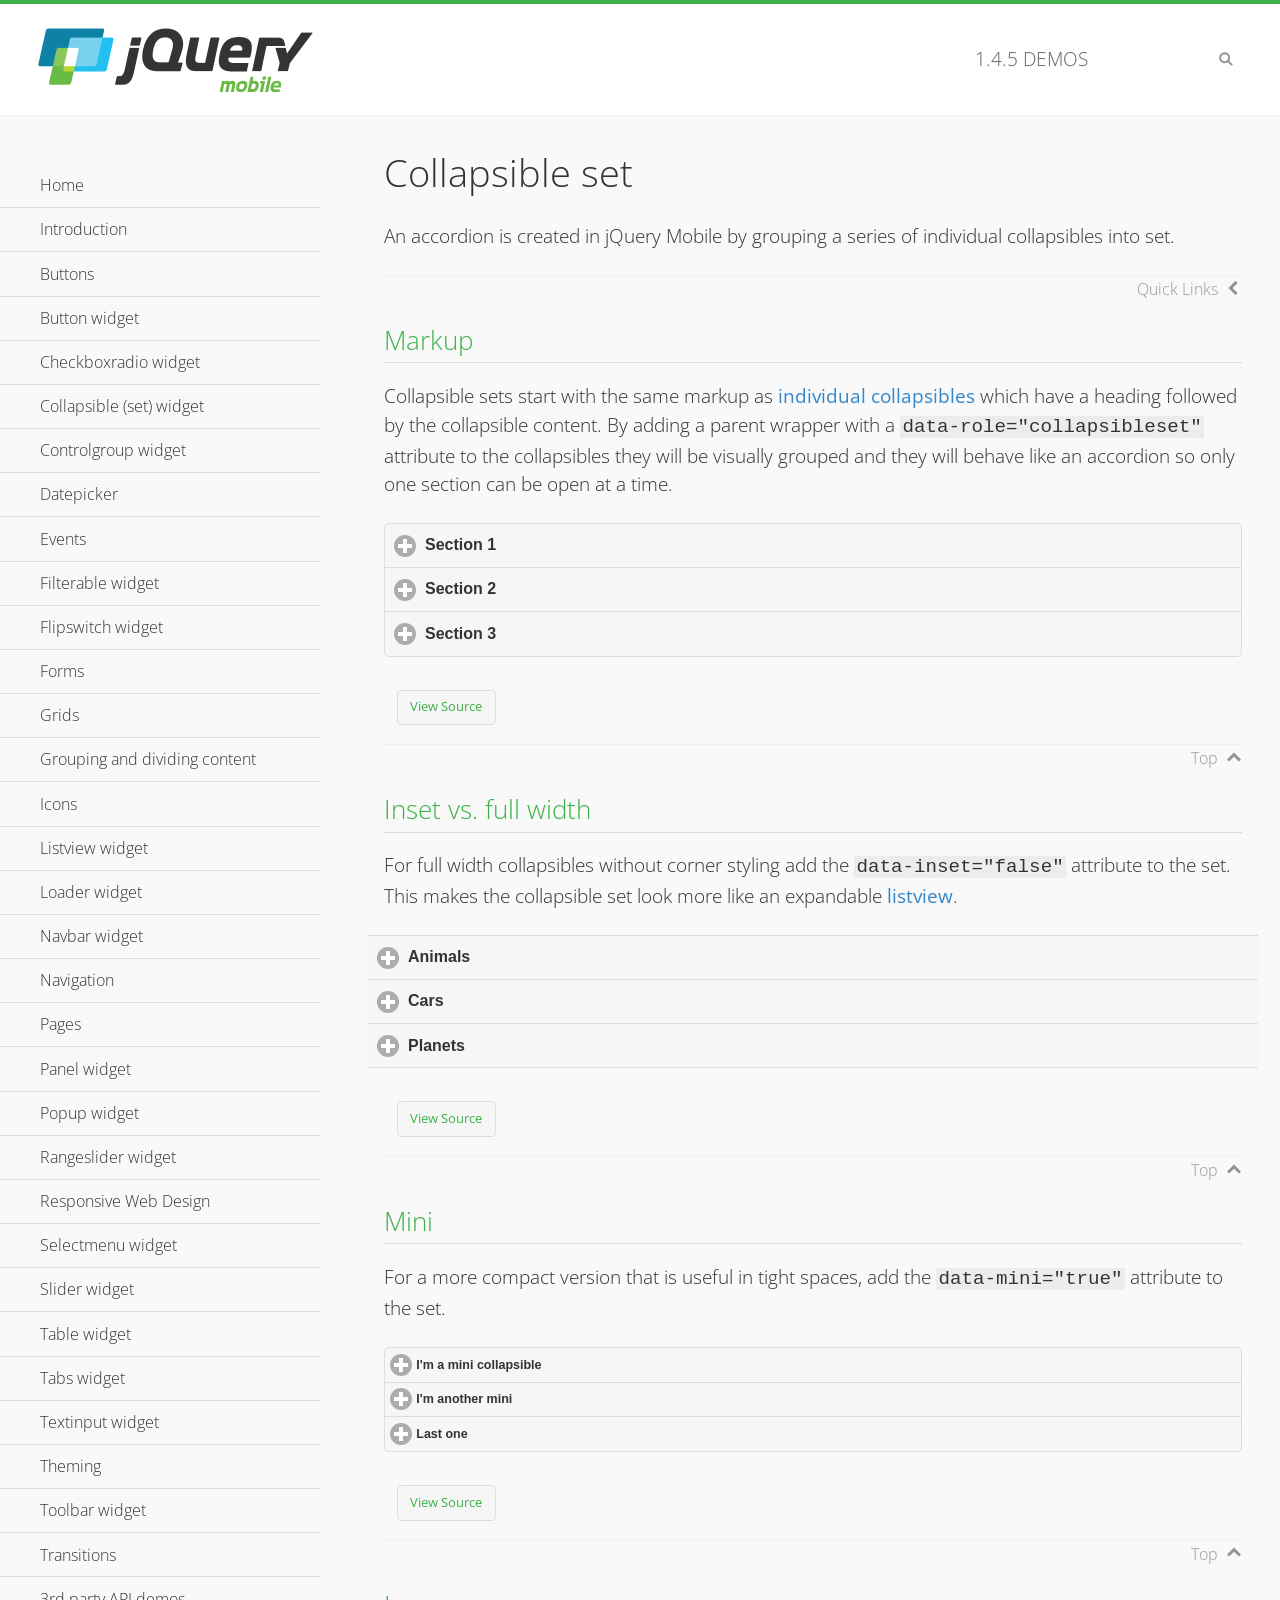
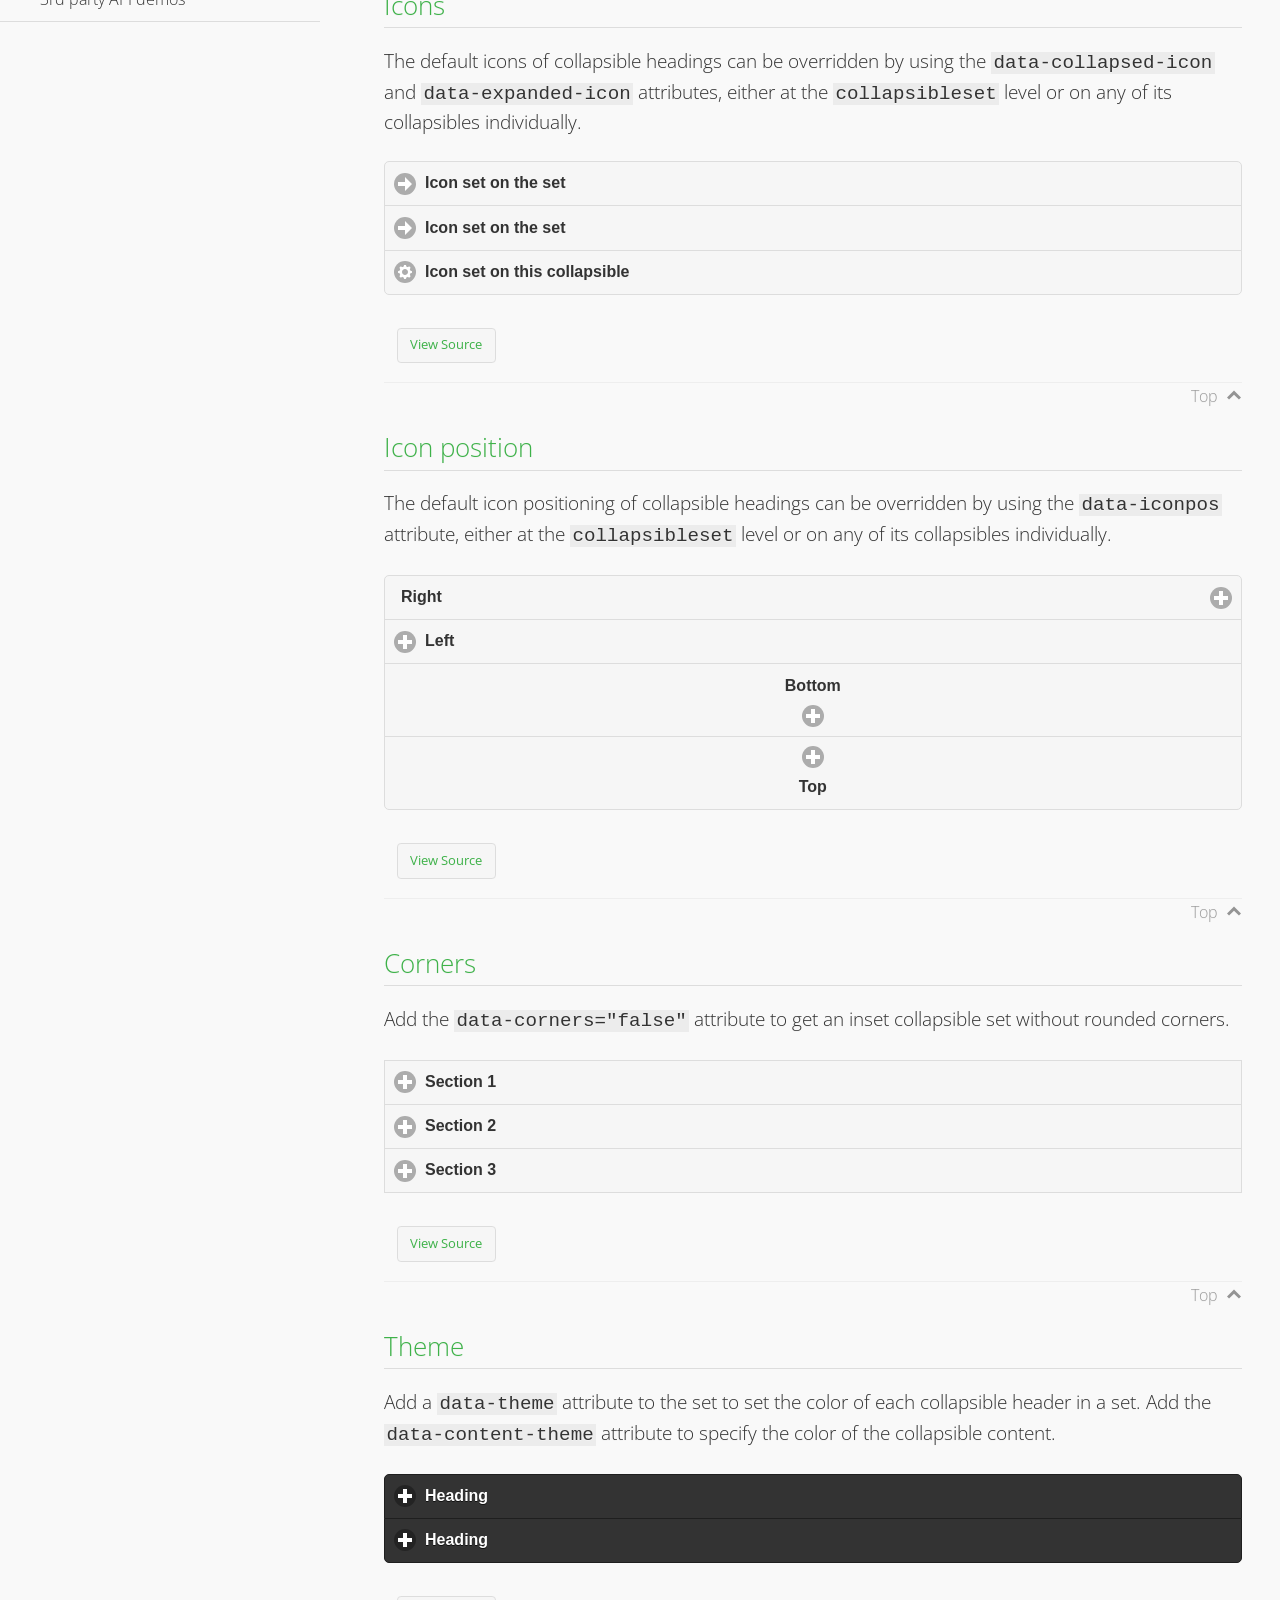
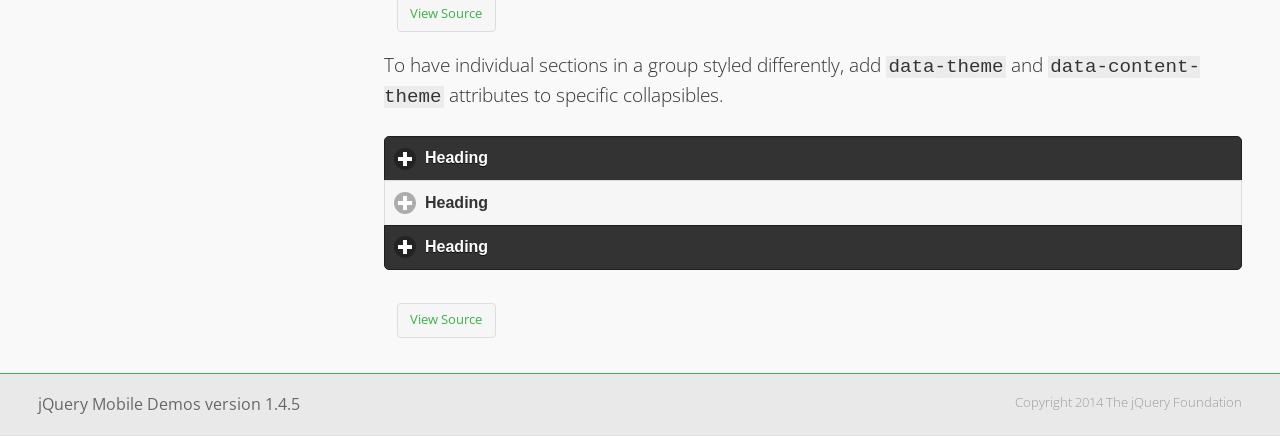
<file: mobile/demos/collapsibleset/index.html>
<!DOCTYPE html>
<html>
<head>
	<meta charset="utf-8">
	<meta name="viewport" content="width=device-width, initial-scale=1">
	<title>Collapsible set - jQuery Mobile Demos</title>
	<link rel="shortcut icon" href="../favicon.ico">
    <link rel="stylesheet" href="http://fonts.googleapis.com/css?family=Open+Sans:300,400,700">
	<link rel="stylesheet" href="../css/themes/default/jquery.mobile-1.4.5.min.css">
	<link rel="stylesheet" href="../_assets/css/jqm-demos.css">
	<script src="../js/jquery.js"></script>
	<script src="../_assets/js/index.js"></script>
	<script src="../js/jquery.mobile-1.4.5.min.js"></script>
</head>
<body>
<div data-role="page" class="jqm-demos" data-quicklinks="true">

	<div data-role="header" class="jqm-header">
		<h2><a href="../" title="jQuery Mobile Demos home"><img src="../_assets/img/jquery-logo.png" alt="jQuery Mobile"></a></h2>
		<p><span class="jqm-version"></span> Demos</p>
		<a href="#" class="jqm-navmenu-link ui-btn ui-btn-icon-notext ui-corner-all ui-icon-bars ui-nodisc-icon ui-alt-icon ui-btn-left">Menu</a>
		<a href="#" class="jqm-search-link ui-btn ui-btn-icon-notext ui-corner-all ui-icon-search ui-nodisc-icon ui-alt-icon ui-btn-right">Search</a>
	</div><!-- /header -->

	<div role="main" class="ui-content jqm-content">

		<h1>Collapsible set</h1>

		<p>An accordion is created in jQuery Mobile by grouping a series of individual collapsibles into set.</p>

		<h2>Markup</h2>

		<p>Collapsible sets start with the same markup as <a href="../collapsible/" data-ajax="false">individual collapsibles</a> which have a heading followed by the collapsible content. By adding a parent wrapper with a <code>data-role="collapsibleset"</code> attribute to the collapsibles they will be visually grouped and they will behave like an accordion so only one section can be open at a time.</p>

			<div data-demo-html="true">
				<div data-role="collapsibleset" data-theme="a" data-content-theme="a">
					<div data-role="collapsible">
						<h3>Section 1</h3>
					<p>I'm the collapsible content for section 1</p>
					</div>
					<div data-role="collapsible">
						<h3>Section 2</h3>
					<p>I'm the collapsible content for section 2</p>

					</div>
					<div data-role="collapsible">
						<h3>Section 3</h3>
					<p>I'm the collapsible content for section 3</p>
					</div>
				</div>
			</div><!--/demo-html -->

		<h2>Inset vs. full width</h2>

		<p>For full width collapsibles without corner styling add the <code>data-inset="false"</code> attribute to the set. This makes the collapsible set look more like an expandable <a href="../listview/">listview</a>.</p>

			<div data-demo-html="true">
				<div data-role="collapsibleset" data-inset="false">
					<div data-role="collapsible">
						<h3>Animals</h3>
						<ul data-role="listview" data-inset="false">
							<li>Cats</li>
							<li>Dogs</li>
							<li>Lizards</li>
							<li>Snakes</li>
						</ul>
					</div>
					<div data-role="collapsible">
						<h3>Cars</h3>
						<ul data-role="listview" data-inset="false">
							<li>Acura</li>
							<li>Audi</li>
							<li>BMW</li>
							<li>Cadillac</li>
						</ul>
					</div>
					<div data-role="collapsible">
						<h3>Planets</h3>
						<ul data-role="listview" data-inset="false">
							<li>Earth</li>
							<li>Jupiter</li>
							<li>Mars</li>
							<li>Mercury</li>
						</ul>
					</div>
				</div>
			</div><!--/demo-html -->

		<h2>Mini</h2>

		<p>For a more compact version that is useful in tight spaces, add the <code>data-mini="true"</code> attribute to the set. </p>

			<div data-demo-html="true">
				<div data-role="collapsibleset" data-theme="a" data-content-theme="a" data-mini="true">
					<div data-role="collapsible">
						<h3>I'm a mini collapsible</h3>
					<p>This is good for tight spaces.</p>
					</div>
					<div data-role="collapsible">
						<h3>I'm another mini</h3>
					<p>Here's some collapsible content.</p>

					</div>
					<div data-role="collapsible">
						<h3>Last one</h3>
					<p>Final bit of collapsible content.</p>
					</div>
				</div>
			</div><!--/demo-html -->

		<h2>Icons</h2>

		<p>The default icons of collapsible headings can be overridden by using the <code>data-collapsed-icon</code> and <code>data-expanded-icon</code> attributes, either at the <code>collapsibleset</code> level or on any of its collapsibles individually.</p>

			<div data-demo-html="true">
				<div data-role="collapsibleset" data-theme="a" data-content-theme="a" data-collapsed-icon="arrow-r" data-expanded-icon="arrow-d">
					<div data-role="collapsible">
						<h3>Icon set on the set</h3>
					<p>Specify the open and close icons on the set to apply it to all the collapsibles within.</p>
					</div>
					<div data-role="collapsible">
						<h3>Icon set on the set</h3>
					<p>This collapsible also gets the icon from the set.</p>
					</div>
					<div data-role="collapsible" data-collapsed-icon="gear" data-expanded-icon="delete">
						<h3>Icon set on this collapsible</h3>
					<p>The icons here are applied to this collapsible specifically, thus overriding the set icons.</p>
					</div>
				</div>
			</div><!--/demo-html -->

		<h2>Icon position</h2>

		<p>The default icon positioning of collapsible headings can be overridden by using the <code>data-iconpos</code> attribute, either at the <code>collapsibleset</code> level or on any of its collapsibles individually.</p>

			<div data-demo-html="true">
				<div data-role="collapsibleset" data-theme="a" data-content-theme="a" data-iconpos="right">
					<div data-role="collapsible">
						<h3>Right</h3>
					<p>Inherits icon positioning from <code>data-iconpos="right"</code> attribute on set.</p>
					</div>
					<div data-role="collapsible" data-iconpos="left">
						<h3>Left</h3>
					<p>Set via <code>data-iconpos="left"</code> attribute on the collapsible</p>
					</div>
					<div data-role="collapsible" data-iconpos="bottom">
						<h3>Bottom</h3>
					<p>Set via <code>data-iconpos="bottom"</code> attribute on the collapsible</p>
					</div>
					<div data-role="collapsible" data-iconpos="top">
						<h3>Top</h3>
					<p>Set via <code>data-iconpos="top"</code> attribute on the collapsible</p>
					</div>
				</div>
			</div><!--/demo-html -->

		<h2>Corners</h2>
		<p>Add the <code>data-corners="false"</code> attribute to get an inset collapsible set without rounded corners.</p>

			<div data-demo-html="true">
				<div data-role="collapsibleset" data-corners="false" data-theme="a" data-content-theme="a">
					<div data-role="collapsible">
						<h3>Section 1</h3>
					<p>Collapsible content</p>
					</div>
					<div data-role="collapsible">
						<h3>Section 2</h3>
					<p>Collapsible content</p>

					</div>
					<div data-role="collapsible">
						<h3>Section 3</h3>
					<p>Collapsible content</p>
					</div>
				</div>
			</div><!--/demo-html -->

		<h2>Theme</h2>

		<p>Add a <code>data-theme</code> attribute to the set to set the color of each collapsible header in a set. Add the <code>data-content-theme</code> attribute to specify the color of the collapsible content. </p>

			<div data-demo-html="true">
				<div data-role="collapsibleset" data-theme="b" data-content-theme="b">
					<div data-role="collapsible">
						<h3>Heading</h3>
						<p>Content</p>
					</div>
					<div data-role="collapsible">
						<h3>Heading</h3>
						<p>Content</p>
					</div>
				</div>
			</div><!--/demo-html -->

		<p>To have individual sections in a group styled differently, add <code>data-theme</code> and <code>data-content-theme</code> attributes to specific collapsibles.</p>

			<div data-demo-html="true">
				<div data-role="collapsibleset" data-theme="b" data-content-theme="b">
					<div data-role="collapsible">
						<h3>Heading</h3>
						<p>Content</p>
					</div>
					<div data-role="collapsible" data-theme="a" data-content-theme="a">
						<h3>Heading</h3>
						<p>Content</p>
					</div>
					<div data-role="collapsible">
						<h3>Heading</h3>
						<p>Content</p>
					</div>
				</div>
		</div><!--/demo-html -->

	</div><!-- /content -->
	    <div data-role="panel" class="jqm-navmenu-panel" data-position="left" data-display="overlay" data-theme="a">
	    	<ul class="jqm-list ui-alt-icon ui-nodisc-icon">
<li data-filtertext="demos homepage" data-icon="home"><a href=".././">Home</a></li>
<li data-filtertext="introduction overview getting started"><a href="../intro/" data-ajax="false">Introduction</a></li>
<li data-filtertext="buttons button markup buttonmarkup method anchor link button element"><a href="../button-markup/" data-ajax="false">Buttons</a></li>
<li data-filtertext="form button widget input button submit reset"><a href="../button/" data-ajax="false">Button widget</a></li>
<li data-role="collapsible" data-enhanced="true" data-collapsed-icon="carat-d" data-expanded-icon="carat-u" data-iconpos="right" data-inset="false" class="ui-collapsible ui-collapsible-themed-content ui-collapsible-collapsed">
	<h3 class="ui-collapsible-heading ui-collapsible-heading-collapsed">
		<a href="#" class="ui-collapsible-heading-toggle ui-btn ui-btn-icon-right ui-btn-inherit ui-icon-carat-d">
		    Checkboxradio widget<span class="ui-collapsible-heading-status"> click to expand contents</span>
		</a>
	</h3>
	<div class="ui-collapsible-content ui-body-inherit ui-collapsible-content-collapsed" aria-hidden="true">
		<ul>
			<li data-filtertext="form checkboxradio widget checkbox input checkboxes controlgroups"><a href="../checkboxradio-checkbox/" data-ajax="false">Checkboxes</a></li>
			<li data-filtertext="form checkboxradio widget radio input radio buttons controlgroups"><a href="../checkboxradio-radio/" data-ajax="false">Radio buttons</a></li>
		</ul>
	</div>
</li>
<li data-role="collapsible" data-enhanced="true" data-collapsed-icon="carat-d" data-expanded-icon="carat-u" data-iconpos="right" data-inset="false" class="ui-collapsible ui-collapsible-themed-content ui-collapsible-collapsed">
	<h3 class="ui-collapsible-heading ui-collapsible-heading-collapsed">
		<a href="#" class="ui-collapsible-heading-toggle ui-btn ui-btn-icon-right ui-btn-inherit ui-icon-carat-d">
			Collapsible (set) widget<span class="ui-collapsible-heading-status"> click to expand contents</span>
		</a>
	</h3>
	<div class="ui-collapsible-content ui-body-inherit ui-collapsible-content-collapsed" aria-hidden="true">
		<ul>
			<li data-filtertext="collapsibles content formatting"><a href="../collapsible/" data-ajax="false">Collapsible</a></li>
			<li data-filtertext="dynamic collapsible set accordion append expand"><a href="../collapsible-dynamic/" data-ajax="false">Dynamic collapsibles</a></li>
			<li data-filtertext="accordions collapsible set widget content formatting grouped collapsibles"><a href="../collapsibleset/" data-ajax="false">Collapsible set</a></li>
		</ul>
	</div>
</li>
<li data-role="collapsible" data-enhanced="true" data-collapsed-icon="carat-d" data-expanded-icon="carat-u" data-iconpos="right" data-inset="false" class="ui-collapsible ui-collapsible-themed-content ui-collapsible-collapsed">
	<h3 class="ui-collapsible-heading ui-collapsible-heading-collapsed">
		<a href="#" class="ui-collapsible-heading-toggle ui-btn ui-btn-icon-right ui-btn-inherit ui-icon-carat-d">
			Controlgroup widget<span class="ui-collapsible-heading-status"> click to expand contents</span>
		</a>
	</h3>
	<div class="ui-collapsible-content ui-body-inherit ui-collapsible-content-collapsed" aria-hidden="true">
		<ul>
			<li data-filtertext="controlgroups selectmenu checkboxradio input grouped buttons horizontal vertical"><a href="../controlgroup/" data-ajax="false">Controlgroup</a></li>
			<li data-filtertext="dynamic controlgroup dynamically add buttons"><a href="../controlgroup-dynamic/" data-ajax="false">Dynamic controlgroups</a></li>
		</ul>
	</div>
</li>
<li data-filtertext="form datepicker widget date input"><a href="../datepicker/" data-ajax="false">Datepicker</a></li>
<li data-role="collapsible" data-enhanced="true" data-collapsed-icon="carat-d" data-expanded-icon="carat-u" data-iconpos="right" data-inset="false" class="ui-collapsible ui-collapsible-themed-content ui-collapsible-collapsed">
	<h3 class="ui-collapsible-heading ui-collapsible-heading-collapsed">
		<a href="#" class="ui-collapsible-heading-toggle ui-btn ui-btn-icon-right ui-btn-inherit ui-icon-carat-d">
			Events<span class="ui-collapsible-heading-status"> click to expand contents</span>
		</a>
	</h3>
	<div class="ui-collapsible-content ui-body-inherit ui-collapsible-content-collapsed" aria-hidden="true">
		<ul>
			<li data-filtertext="swipe to delete list items listviews swipe events"><a href="../swipe-list/" data-ajax="false">Swipe list items</a></li>
			<li data-filtertext="swipe to navigate swipe page navigation swipe events"><a href="../swipe-page/" data-ajax="false">Swipe page navigation</a></li>
		</ul>
	</div>
</li>
<li data-filtertext="filterable filter elements sorting searching listview table"><a href="../filterable/" data-ajax="false">Filterable widget</a></li>
<li data-filtertext="form flipswitch widget flip toggle switch binary select checkbox input"><a href="../flipswitch/" data-ajax="false">Flipswitch widget</a></li>
<li data-role="collapsible" data-enhanced="true" data-collapsed-icon="carat-d" data-expanded-icon="carat-u" data-iconpos="right" data-inset="false" class="ui-collapsible ui-collapsible-themed-content ui-collapsible-collapsed">
	<h3 class="ui-collapsible-heading ui-collapsible-heading-collapsed">
		<a href="#" class="ui-collapsible-heading-toggle ui-btn ui-btn-icon-right ui-btn-inherit ui-icon-carat-d">
			Forms<span class="ui-collapsible-heading-status"> click to expand contents</span>
		</a>
	</h3>
	<div class="ui-collapsible-content ui-body-inherit ui-collapsible-content-collapsed" aria-hidden="true">
		<ul>
			<li data-filtertext="forms text checkbox radio range button submit reset inputs selects textarea slider flipswitch label form elements"><a href="../forms/" data-ajax="false">Forms</a></li>
			<li data-filtertext="form hide labels hidden accessible ui-hidden-accessible forms"><a href="../forms-label-hidden-accessible/" data-ajax="false">Hide labels</a></li>
			<li data-filtertext="form field containers fieldcontain ui-field-contain forms"><a href="../forms-field-contain/" data-ajax="false">Field containers</a></li>
			<li data-filtertext="forms disabled form elements"><a href="../forms-disabled/" data-ajax="false">Forms disabled</a></li>
			<li data-filtertext="forms gallery examples overview forms text checkbox radio range button submit reset inputs selects textarea slider flipswitch label form elements"><a href="../forms-gallery/" data-ajax="false">Forms gallery</a></li>
		</ul>
	</div>
</li>
<li data-role="collapsible" data-enhanced="true" data-collapsed-icon="carat-d" data-expanded-icon="carat-u" data-iconpos="right" data-inset="false" class="ui-collapsible ui-collapsible-themed-content ui-collapsible-collapsed">
	<h3 class="ui-collapsible-heading ui-collapsible-heading-collapsed">
		<a href="#" class="ui-collapsible-heading-toggle ui-btn ui-btn-icon-right ui-btn-inherit ui-icon-carat-d">
			Grids<span class="ui-collapsible-heading-status"> click to expand contents</span>
		</a>
	</h3>
	<div class="ui-collapsible-content ui-body-inherit ui-collapsible-content-collapsed" aria-hidden="true">
		<ul>
			<li data-filtertext="grids columns blocks content formatting rwd responsive css framework"><a href="../grids/" data-ajax="false">Grids</a></li>
			<li data-filtertext="buttons in grids css framework"><a href="../grids-buttons/" data-ajax="false">Buttons in grids</a></li>
			<li data-filtertext="custom responsive grids rwd css framework"><a href="../grids-custom-responsive/" data-ajax="false">Custom responsive grids</a></li>
		</ul>
	</div>
</li>
<li data-filtertext="blocks content formatting sections heading"><a href="../body-bar-classes/" data-ajax="false">Grouping and dividing content</a></li>
<li data-role="collapsible" data-enhanced="true" data-collapsed-icon="carat-d" data-expanded-icon="carat-u" data-iconpos="right" data-inset="false" class="ui-collapsible ui-collapsible-themed-content ui-collapsible-collapsed">
	<h3 class="ui-collapsible-heading ui-collapsible-heading-collapsed">
		<a href="#" class="ui-collapsible-heading-toggle ui-btn ui-btn-icon-right ui-btn-inherit ui-icon-carat-d">
			Icons<span class="ui-collapsible-heading-status"> click to expand contents</span>
		</a>
	</h3>
	<div class="ui-collapsible-content ui-body-inherit ui-collapsible-content-collapsed" aria-hidden="true">
		<ul>
			<li data-filtertext="button icons svg disc alt custom icon position"><a href="../icons/" data-ajax="false">Icons</a></li>
			<li data-filtertext=""><a href="../icons-grunticon/" data-ajax="false">Grunticon loader</a></li>
		</ul>
	</div>
</li>
<li data-role="collapsible" data-enhanced="true" data-collapsed-icon="carat-d" data-expanded-icon="carat-u" data-iconpos="right" data-inset="false" class="ui-collapsible ui-collapsible-themed-content ui-collapsible-collapsed">
	<h3 class="ui-collapsible-heading ui-collapsible-heading-collapsed">
		<a href="#" class="ui-collapsible-heading-toggle ui-btn ui-btn-icon-right ui-btn-inherit ui-icon-carat-d">
			Listview widget<span class="ui-collapsible-heading-status"> click to expand contents</span>
		</a>
	</h3>
	<div class="ui-collapsible-content ui-body-inherit ui-collapsible-content-collapsed" aria-hidden="true">
		<ul>
			<li data-filtertext="listview widget thumbnails icons nested split button collapsible ul ol"><a href="../listview/" data-ajax="false">Listview</a></li>
			<li data-filtertext="autocomplete filterable reveal listview filtertextbeforefilter placeholder"><a href="../listview-autocomplete/" data-ajax="false">Listview autocomplete</a></li>
			<li data-filtertext="autocomplete filterable reveal listview remote data filtertextbeforefilter placeholder"><a href="../listview-autocomplete-remote/" data-ajax="false">Listview autocomplete remote data</a></li>
			<li data-filtertext="autodividers anchor jump scroll linkbars listview lists ul ol"><a href="../listview-autodividers-linkbar/" data-ajax="false">Listview autodividers linkbar</a></li>
			<li data-filtertext="listview autodividers selector autodividersselector lists ul ol"><a href="../listview-autodividers-selector/" data-ajax="false">Listview autodividers selector</a></li>
			<li data-filtertext="listview nested list items"><a href="../listview-nested-lists/" data-ajax="false">Nested Listviews</a></li>
			<li data-filtertext="listview collapsible list items flat"><a href="../listview-collapsible-item-flat/" data-ajax="false">Listview collapsible list items (flat)</a></li>
			<li data-filtertext="listview collapsible list indented"><a href="../listview-collapsible-item-indented/" data-ajax="false">Listview collapsible list items (indented)</a></li>
			<li data-filtertext="grid listview responsive grids responsive listviews lists ul"><a href="../listview-grid/" data-ajax="false">Listview responsive grid</a></li>
		</ul>
	</div>
</li>
<li data-filtertext="loader widget page loading navigation overlay spinner"><a href="../loader/" data-ajax="false">Loader widget</a></li>
<li data-filtertext="navbar widget navmenu toolbars header footer"><a href="../navbar/" data-ajax="false">Navbar widget</a></li>
<li data-role="collapsible" data-enhanced="true" data-collapsed-icon="carat-d" data-expanded-icon="carat-u" data-iconpos="right" data-inset="false" class="ui-collapsible ui-collapsible-themed-content ui-collapsible-collapsed">
	<h3 class="ui-collapsible-heading ui-collapsible-heading-collapsed">
		<a href="#" class="ui-collapsible-heading-toggle ui-btn ui-btn-icon-right ui-btn-inherit ui-icon-carat-d">
			Navigation<span class="ui-collapsible-heading-status"> click to expand contents</span>
		</a>
	</h3>
	<div class="ui-collapsible-content ui-body-inherit ui-collapsible-content-collapsed" aria-hidden="true">
		<ul>
			<li data-filtertext="ajax navigation navigate widget history event method"><a href="../navigation/" data-ajax="false">Navigation</a></li>
			<li data-filtertext="linking pages page links navigation ajax prefetch cache"><a href="../navigation-linking-pages/" data-ajax="false">Linking pages</a></li>
			<!-- <li data-filtertext="php redirect server redirection server-side navigation"><a href="../navigation-php-redirect/" data-ajax="false">PHP redirect demo</a></li>-->
			<li data-filtertext="navigation redirection hash query"><a href="../navigation-hash-processing/" data-ajax="false">Hash processing demo</a></li>
			<li data-filtertext="navigation redirection hash query"><a href="../page-events/" data-ajax="false">Page Navigation Events</a></li>
		</ul>
	</div>
</li>
<li data-role="collapsible" data-enhanced="true" data-collapsed-icon="carat-d" data-expanded-icon="carat-u" data-iconpos="right" data-inset="false" class="ui-collapsible ui-collapsible-themed-content ui-collapsible-collapsed">
	<h3 class="ui-collapsible-heading ui-collapsible-heading-collapsed">
		<a href="#" class="ui-collapsible-heading-toggle ui-btn ui-btn-icon-right ui-btn-inherit ui-icon-carat-d">
			Pages<span class="ui-collapsible-heading-status"> click to expand contents</span>
		</a>
	</h3>
	<div class="ui-collapsible-content ui-body-inherit ui-collapsible-content-collapsed" aria-hidden="true">
		<ul>
			<li data-filtertext="pages page widget ajax navigation"><a href="../pages/" data-ajax="false">Pages</a></li>
			<li data-filtertext="single page"><a href="../pages-single-page/" data-ajax="false">Single page</a></li>
			<li data-filtertext="multipage multi-page page"><a href="../pages-multi-page/" data-ajax="false">Multi-page template</a></li>
			<li data-filtertext="dialog page widget modal popup"><a href="../pages-dialog/" data-ajax="false">Dialog page</a></li>
		</ul>
	</div>
</li>
<li data-role="collapsible" data-enhanced="true" data-collapsed-icon="carat-d" data-expanded-icon="carat-u" data-iconpos="right" data-inset="false" class="ui-collapsible ui-collapsible-themed-content ui-collapsible-collapsed">
	<h3 class="ui-collapsible-heading ui-collapsible-heading-collapsed">
		<a href="#" class="ui-collapsible-heading-toggle ui-btn ui-btn-icon-right ui-btn-inherit ui-icon-carat-d">
			Panel widget<span class="ui-collapsible-heading-status"> click to expand contents</span>
		</a>
	</h3>
	<div class="ui-collapsible-content ui-body-inherit ui-collapsible-content-collapsed" aria-hidden="true">
		<ul>
			<li data-filtertext="panel widget sliding panels reveal push overlay responsive"><a href="../panel/" data-ajax="false">Panel</a></li>
			<li data-filtertext=""><a href="../panel-external/" data-ajax="false">External panels</a></li>
			<li data-filtertext="panel "><a href="../panel-fixed/" data-ajax="false">Fixed panels</a></li>
			<li data-filtertext="panel slide panels sliding panels shadow rwd responsive breakpoint"><a href="../panel-responsive/" data-ajax="false">Panels responsive</a></li>
			<li data-filtertext="panel custom style custom panel width reveal shadow listview panel styling page background wrapper"><a href="../panel-styling/" data-ajax="false">Custom panel style</a></li>
			<li data-filtertext="panel open on swipe"><a href="../panel-swipe-open/" data-ajax="false">Panel open on swipe</a></li>
			<li data-filtertext="panels outside page internal external toolbars"><a href="../panel-external-internal/" data-ajax="false">Panel external and internal</a></li>
		</ul>
	</div>
</li>
<li data-role="collapsible" data-enhanced="true" data-collapsed-icon="carat-d" data-expanded-icon="carat-u" data-iconpos="right" data-inset="false" class="ui-collapsible ui-collapsible-themed-content ui-collapsible-collapsed">
	<h3 class="ui-collapsible-heading ui-collapsible-heading-collapsed">
		<a href="#" class="ui-collapsible-heading-toggle ui-btn ui-btn-icon-right ui-btn-inherit ui-icon-carat-d">
			Popup widget<span class="ui-collapsible-heading-status"> click to expand contents</span>
		</a>
	</h3>
	<div class="ui-collapsible-content ui-body-inherit ui-collapsible-content-collapsed" aria-hidden="true">
		<ul>
			<li data-filtertext="popup widget popups dialog modal transition tooltip lightbox form overlay screen flip pop fade transition"><a href="../popup/" data-ajax="false">Popup</a></li>
			<li data-filtertext="popup alignment position"><a href="../popup-alignment/" data-ajax="false">Popup alignment</a></li>
			<li data-filtertext="popup arrow size popups popover"><a href="../popup-arrow-size/" data-ajax="false">Popup arrow size</a></li>
			<li data-filtertext="dynamic popups popup images lightbox"><a href="../popup-dynamic/" data-ajax="false">Dynamic popups</a></li>
			<li data-filtertext="popups with iframes scaling"><a href="../popup-iframe/" data-ajax="false">Popups with iframes</a></li>
			<li data-filtertext="popup image scaling"><a href="../popup-image-scaling/" data-ajax="false">Popup image scaling</a></li>
			<li data-filtertext="external popup outside multi-page"><a href="../popup-outside-multipage/" data-ajax="false">Popup outside multi-page</a></li>
		</ul>
	</div>
</li>
<li data-filtertext="form rangeslider widget dual sliders dual handle sliders range input"><a href="../rangeslider/" data-ajax="false">Rangeslider widget</a></li>
<li data-filtertext="responsive web design rwd adaptive progressive enhancement PE accessible mobile breakpoints media query media queries"><a href="../rwd/" data-ajax="false">Responsive Web Design</a></li>
<li data-role="collapsible" data-enhanced="true" data-collapsed-icon="carat-d" data-expanded-icon="carat-u" data-iconpos="right" data-inset="false" class="ui-collapsible ui-collapsible-themed-content ui-collapsible-collapsed">
	<h3 class="ui-collapsible-heading ui-collapsible-heading-collapsed">
		<a href="#" class="ui-collapsible-heading-toggle ui-btn ui-btn-icon-right ui-btn-inherit ui-icon-carat-d">
			Selectmenu widget<span class="ui-collapsible-heading-status"> click to expand contents</span>
		</a>
	</h3>
	<div class="ui-collapsible-content ui-body-inherit ui-collapsible-content-collapsed" aria-hidden="true">
		<ul>
			<li data-filtertext="form selectmenu widget select input custom select menu selects"><a href="../selectmenu/" data-ajax="false">Selectmenu</a></li>
			<li data-filtertext="form custom select menu selectmenu widget custom menu option optgroup multiple selects"><a href="../selectmenu-custom/" data-ajax="false">Custom select menu</a></li>
			<li data-filtertext="filterable select filter popup dialog"><a href="../selectmenu-custom-filter/" data-ajax="false">Custom select menu with filter</a></li>
		</ul>
	</div>
</li>
<li data-role="collapsible" data-enhanced="true" data-collapsed-icon="carat-d" data-expanded-icon="carat-u" data-iconpos="right" data-inset="false" class="ui-collapsible ui-collapsible-themed-content ui-collapsible-collapsed">
	<h3 class="ui-collapsible-heading ui-collapsible-heading-collapsed">
		<a href="#" class="ui-collapsible-heading-toggle ui-btn ui-btn-icon-right ui-btn-inherit ui-icon-carat-d">
			Slider widget<span class="ui-collapsible-heading-status"> click to expand contents</span>
		</a>
	</h3>
	<div class="ui-collapsible-content ui-body-inherit ui-collapsible-content-collapsed" aria-hidden="true">
		<ul>
			<li data-filtertext="form slider widget range input single sliders"><a href="../slider/" data-ajax="false">Slider</a></li>
			<li data-filtertext="form slider widget flipswitch slider binary select flip toggle switch"><a href="../slider-flipswitch/" data-ajax="false">Slider flip toggle switch</a></li>
			<li data-filtertext="form slider tooltip handle value input range sliders"><a href="../slider-tooltip/" data-ajax="false">Slider tooltip</a></li>
		</ul>
	</div>
</li>
<li data-role="collapsible" data-enhanced="true" data-collapsed-icon="carat-d" data-expanded-icon="carat-u" data-iconpos="right" data-inset="false" class="ui-collapsible ui-collapsible-themed-content ui-collapsible-collapsed">
	<h3 class="ui-collapsible-heading ui-collapsible-heading-collapsed">
		<a href="#" class="ui-collapsible-heading-toggle ui-btn ui-btn-icon-right ui-btn-inherit ui-icon-carat-d">
			Table widget<span class="ui-collapsible-heading-status"> click to expand contents</span>
		</a>
	</h3>
	<div class="ui-collapsible-content ui-body-inherit ui-collapsible-content-collapsed" aria-hidden="true">
		<ul>
			<li data-filtertext="table widget reflow column toggle th td responsive tables rwd hide show tabular"><a href="../table-column-toggle/" data-ajax="false">Table Column Toggle</a></li>
			<li data-filtertext="table column toggle phone comparison demo"><a href="../table-column-toggle-example/" data-ajax="false">Table Column Toggle demo</a></li>
			<li data-filtertext="responsive tables table column toggle heading groups rwd breakpoint"><a href="../table-column-toggle-heading-groups/" data-ajax="false">Table Column Toggle heading groups</a></li>
			<li data-filtertext="responsive tables table column toggle hide rwd breakpoint customization options"><a href="../table-column-toggle-options/" data-ajax="false">Table Column Toggle options</a></li>
			<li data-filtertext="table reflow th td responsive rwd columns tabular"><a href="../table-reflow/" data-ajax="false">Table Reflow</a></li>
			<li data-filtertext="responsive tables table reflow heading groups rwd breakpoint"><a href="../table-reflow-heading-groups/" data-ajax="false">Table Reflow heading groups</a></li>
			<li data-filtertext="responsive tables table reflow stripes strokes table style"><a href="../table-reflow-stripes-strokes/" data-ajax="false">Table Reflow stripes and strokes</a></li>
			<li data-filtertext="responsive tables table reflow stack custom styles"><a href="../table-reflow-styling/" data-ajax="false">Table Reflow custom styles</a></li>
		</ul>
	</div>
</li>
<li data-filtertext="ui tabs widget"><a href="../tabs/" data-ajax="false">Tabs widget</a></li>
<li data-filtertext="form textinput widget text input textarea number date time tel email file color password"><a href="../textinput/" data-ajax="false">Textinput widget</a></li>
<li data-role="collapsible" data-enhanced="true" data-collapsed-icon="carat-d" data-expanded-icon="carat-u" data-iconpos="right" data-inset="false" class="ui-collapsible ui-collapsible-themed-content ui-collapsible-collapsed">
	<h3 class="ui-collapsible-heading ui-collapsible-heading-collapsed">
		<a href="#" class="ui-collapsible-heading-toggle ui-btn ui-btn-icon-right ui-btn-inherit ui-icon-carat-d">
			Theming<span class="ui-collapsible-heading-status"> click to expand contents</span>
		</a>
	</h3>
	<div class="ui-collapsible-content ui-body-inherit ui-collapsible-content-collapsed" aria-hidden="true">
		<ul>
			<li data-filtertext="default theme swatches theming style css"><a href="../theme-default/" data-ajax="false">Default theme</a></li>
			<li data-filtertext="classic theme old theme swatches theming style css"><a href="../theme-classic/" data-ajax="false">Classic theme</a></li>
		</ul>
	</div>
</li>
<li data-role="collapsible" data-enhanced="true" data-collapsed-icon="carat-d" data-expanded-icon="carat-u" data-iconpos="right" data-inset="false" class="ui-collapsible ui-collapsible-themed-content ui-collapsible-collapsed">
	<h3 class="ui-collapsible-heading ui-collapsible-heading-collapsed">
		<a href="#" class="ui-collapsible-heading-toggle ui-btn ui-btn-icon-right ui-btn-inherit ui-icon-carat-d">
			Toolbar widget<span class="ui-collapsible-heading-status"> click to expand contents</span>
		</a>
	</h3>
	<div class="ui-collapsible-content ui-body-inherit ui-collapsible-content-collapsed" aria-hidden="true">
		<ul>
			<li data-filtertext="toolbar widget header footer toolbars fixed fullscreen external sections"><a href="../toolbar/" data-ajax="false">Toolbar</a></li>
			<li data-filtertext="dynamic toolbars dynamically add toolbar header footer"><a href="../toolbar-dynamic/" data-ajax="false">Dynamic toolbars</a></li>
			<li data-filtertext="external toolbars header footer"><a href="../toolbar-external/" data-ajax="false">External toolbars</a></li>
			<li data-filtertext="fixed toolbars header footer"><a href="../toolbar-fixed/" data-ajax="false">Fixed toolbars</a></li>
			<li data-filtertext="fixed fullscreen toolbars header footer"><a href="../toolbar-fixed-fullscreen/" data-ajax="false">Fullscreen toolbars</a></li>
			<li data-filtertext="external fixed toolbars header footer"><a href="../toolbar-fixed-external/" data-ajax="false">Fixed external toolbars</a></li>
			<li data-filtertext="external persistent toolbars header footer navbar navmenu"><a href="../toolbar-fixed-persistent/" data-ajax="false">Persistent toolbars</a></li>
			<li data-filtertext="external ajax optimized toolbars persistent toolbars header footer navbar"><a href="../toolbar-fixed-persistent-optimized/" data-ajax="false">Ajax optimized toolbars</a></li>
			<li data-filtertext="form in toolbars header footer"><a href="../toolbar-fixed-forms/" data-ajax="false">Form in toolbar</a></li>
		</ul>
	</div>
</li>
<li data-filtertext="page transitions animated pages popup navigation flip slide fade pop"><a href="../transitions/" data-ajax="false">Transitions</a></li>
<li data-role="collapsible" data-enhanced="true" data-collapsed-icon="carat-d" data-expanded-icon="carat-u" data-iconpos="right" data-inset="false" class="ui-collapsible ui-collapsible-themed-content ui-collapsible-collapsed">
	<h3 class="ui-collapsible-heading ui-collapsible-heading-collapsed">
		<a href="#" class="ui-collapsible-heading-toggle ui-btn ui-btn-icon-right ui-btn-inherit ui-icon-carat-d">
			3rd party API demos<span class="ui-collapsible-heading-status"> click to expand contents</span>
		</a>
	</h3>
	<div class="ui-collapsible-content ui-body-inherit ui-collapsible-content-collapsed" aria-hidden="true">
		<ul>
			<li data-filtertext="backbone requirejs navigation router"><a href="../backbone-requirejs/" data-ajax="false">Backbone RequireJS</a></li>
			<li data-filtertext="google maps geolocation demo"><a href="../map-geolocation/" data-ajax="false">Google Maps geolocation</a></li>
			<li data-filtertext="google maps hybrid"><a href="../map-list-toggle/" data-ajax="false">Google Maps list toggle</a></li>
		</ul>
	</div>
</li>



		     </ul>
		</div><!-- /panel -->


	<div data-role="footer" data-position="fixed" data-tap-toggle="false" class="jqm-footer">
		<p>jQuery Mobile Demos version <span class="jqm-version"></span></p>
		<p>Copyright 2014 The jQuery Foundation</p>
	</div><!-- /footer -->
	<!-- TODO: This should become an external panel so we can add input to markup (unique ID) -->
    <div data-role="panel" class="jqm-search-panel" data-position="right" data-display="overlay" data-theme="a">
		<div class="jqm-search">
			<ul class="jqm-list" data-filter-placeholder="Search demos..." data-filter-reveal="true">
<li data-filtertext="demos homepage" data-icon="home"><a href=".././">Home</a></li>
<li data-filtertext="introduction overview getting started"><a href="../intro/" data-ajax="false">Introduction</a></li>
<li data-filtertext="buttons button markup buttonmarkup method anchor link button element"><a href="../button-markup/" data-ajax="false">Buttons</a></li>
<li data-filtertext="form button widget input button submit reset"><a href="../button/" data-ajax="false">Button widget</a></li>
<li data-role="collapsible" data-enhanced="true" data-collapsed-icon="carat-d" data-expanded-icon="carat-u" data-iconpos="right" data-inset="false" class="ui-collapsible ui-collapsible-themed-content ui-collapsible-collapsed">
	<h3 class="ui-collapsible-heading ui-collapsible-heading-collapsed">
		<a href="#" class="ui-collapsible-heading-toggle ui-btn ui-btn-icon-right ui-btn-inherit ui-icon-carat-d">
		    Checkboxradio widget<span class="ui-collapsible-heading-status"> click to expand contents</span>
		</a>
	</h3>
	<div class="ui-collapsible-content ui-body-inherit ui-collapsible-content-collapsed" aria-hidden="true">
		<ul>
			<li data-filtertext="form checkboxradio widget checkbox input checkboxes controlgroups"><a href="../checkboxradio-checkbox/" data-ajax="false">Checkboxes</a></li>
			<li data-filtertext="form checkboxradio widget radio input radio buttons controlgroups"><a href="../checkboxradio-radio/" data-ajax="false">Radio buttons</a></li>
		</ul>
	</div>
</li>
<li data-role="collapsible" data-enhanced="true" data-collapsed-icon="carat-d" data-expanded-icon="carat-u" data-iconpos="right" data-inset="false" class="ui-collapsible ui-collapsible-themed-content ui-collapsible-collapsed">
	<h3 class="ui-collapsible-heading ui-collapsible-heading-collapsed">
		<a href="#" class="ui-collapsible-heading-toggle ui-btn ui-btn-icon-right ui-btn-inherit ui-icon-carat-d">
			Collapsible (set) widget<span class="ui-collapsible-heading-status"> click to expand contents</span>
		</a>
	</h3>
	<div class="ui-collapsible-content ui-body-inherit ui-collapsible-content-collapsed" aria-hidden="true">
		<ul>
			<li data-filtertext="collapsibles content formatting"><a href="../collapsible/" data-ajax="false">Collapsible</a></li>
			<li data-filtertext="dynamic collapsible set accordion append expand"><a href="../collapsible-dynamic/" data-ajax="false">Dynamic collapsibles</a></li>
			<li data-filtertext="accordions collapsible set widget content formatting grouped collapsibles"><a href="../collapsibleset/" data-ajax="false">Collapsible set</a></li>
		</ul>
	</div>
</li>
<li data-role="collapsible" data-enhanced="true" data-collapsed-icon="carat-d" data-expanded-icon="carat-u" data-iconpos="right" data-inset="false" class="ui-collapsible ui-collapsible-themed-content ui-collapsible-collapsed">
	<h3 class="ui-collapsible-heading ui-collapsible-heading-collapsed">
		<a href="#" class="ui-collapsible-heading-toggle ui-btn ui-btn-icon-right ui-btn-inherit ui-icon-carat-d">
			Controlgroup widget<span class="ui-collapsible-heading-status"> click to expand contents</span>
		</a>
	</h3>
	<div class="ui-collapsible-content ui-body-inherit ui-collapsible-content-collapsed" aria-hidden="true">
		<ul>
			<li data-filtertext="controlgroups selectmenu checkboxradio input grouped buttons horizontal vertical"><a href="../controlgroup/" data-ajax="false">Controlgroup</a></li>
			<li data-filtertext="dynamic controlgroup dynamically add buttons"><a href="../controlgroup-dynamic/" data-ajax="false">Dynamic controlgroups</a></li>
		</ul>
	</div>
</li>
<li data-filtertext="form datepicker widget date input"><a href="../datepicker/" data-ajax="false">Datepicker</a></li>
<li data-role="collapsible" data-enhanced="true" data-collapsed-icon="carat-d" data-expanded-icon="carat-u" data-iconpos="right" data-inset="false" class="ui-collapsible ui-collapsible-themed-content ui-collapsible-collapsed">
	<h3 class="ui-collapsible-heading ui-collapsible-heading-collapsed">
		<a href="#" class="ui-collapsible-heading-toggle ui-btn ui-btn-icon-right ui-btn-inherit ui-icon-carat-d">
			Events<span class="ui-collapsible-heading-status"> click to expand contents</span>
		</a>
	</h3>
	<div class="ui-collapsible-content ui-body-inherit ui-collapsible-content-collapsed" aria-hidden="true">
		<ul>
			<li data-filtertext="swipe to delete list items listviews swipe events"><a href="../swipe-list/" data-ajax="false">Swipe list items</a></li>
			<li data-filtertext="swipe to navigate swipe page navigation swipe events"><a href="../swipe-page/" data-ajax="false">Swipe page navigation</a></li>
		</ul>
	</div>
</li>
<li data-filtertext="filterable filter elements sorting searching listview table"><a href="../filterable/" data-ajax="false">Filterable widget</a></li>
<li data-filtertext="form flipswitch widget flip toggle switch binary select checkbox input"><a href="../flipswitch/" data-ajax="false">Flipswitch widget</a></li>
<li data-role="collapsible" data-enhanced="true" data-collapsed-icon="carat-d" data-expanded-icon="carat-u" data-iconpos="right" data-inset="false" class="ui-collapsible ui-collapsible-themed-content ui-collapsible-collapsed">
	<h3 class="ui-collapsible-heading ui-collapsible-heading-collapsed">
		<a href="#" class="ui-collapsible-heading-toggle ui-btn ui-btn-icon-right ui-btn-inherit ui-icon-carat-d">
			Forms<span class="ui-collapsible-heading-status"> click to expand contents</span>
		</a>
	</h3>
	<div class="ui-collapsible-content ui-body-inherit ui-collapsible-content-collapsed" aria-hidden="true">
		<ul>
			<li data-filtertext="forms text checkbox radio range button submit reset inputs selects textarea slider flipswitch label form elements"><a href="../forms/" data-ajax="false">Forms</a></li>
			<li data-filtertext="form hide labels hidden accessible ui-hidden-accessible forms"><a href="../forms-label-hidden-accessible/" data-ajax="false">Hide labels</a></li>
			<li data-filtertext="form field containers fieldcontain ui-field-contain forms"><a href="../forms-field-contain/" data-ajax="false">Field containers</a></li>
			<li data-filtertext="forms disabled form elements"><a href="../forms-disabled/" data-ajax="false">Forms disabled</a></li>
			<li data-filtertext="forms gallery examples overview forms text checkbox radio range button submit reset inputs selects textarea slider flipswitch label form elements"><a href="../forms-gallery/" data-ajax="false">Forms gallery</a></li>
		</ul>
	</div>
</li>
<li data-role="collapsible" data-enhanced="true" data-collapsed-icon="carat-d" data-expanded-icon="carat-u" data-iconpos="right" data-inset="false" class="ui-collapsible ui-collapsible-themed-content ui-collapsible-collapsed">
	<h3 class="ui-collapsible-heading ui-collapsible-heading-collapsed">
		<a href="#" class="ui-collapsible-heading-toggle ui-btn ui-btn-icon-right ui-btn-inherit ui-icon-carat-d">
			Grids<span class="ui-collapsible-heading-status"> click to expand contents</span>
		</a>
	</h3>
	<div class="ui-collapsible-content ui-body-inherit ui-collapsible-content-collapsed" aria-hidden="true">
		<ul>
			<li data-filtertext="grids columns blocks content formatting rwd responsive css framework"><a href="../grids/" data-ajax="false">Grids</a></li>
			<li data-filtertext="buttons in grids css framework"><a href="../grids-buttons/" data-ajax="false">Buttons in grids</a></li>
			<li data-filtertext="custom responsive grids rwd css framework"><a href="../grids-custom-responsive/" data-ajax="false">Custom responsive grids</a></li>
		</ul>
	</div>
</li>
<li data-filtertext="blocks content formatting sections heading"><a href="../body-bar-classes/" data-ajax="false">Grouping and dividing content</a></li>
<li data-role="collapsible" data-enhanced="true" data-collapsed-icon="carat-d" data-expanded-icon="carat-u" data-iconpos="right" data-inset="false" class="ui-collapsible ui-collapsible-themed-content ui-collapsible-collapsed">
	<h3 class="ui-collapsible-heading ui-collapsible-heading-collapsed">
		<a href="#" class="ui-collapsible-heading-toggle ui-btn ui-btn-icon-right ui-btn-inherit ui-icon-carat-d">
			Icons<span class="ui-collapsible-heading-status"> click to expand contents</span>
		</a>
	</h3>
	<div class="ui-collapsible-content ui-body-inherit ui-collapsible-content-collapsed" aria-hidden="true">
		<ul>
			<li data-filtertext="button icons svg disc alt custom icon position"><a href="../icons/" data-ajax="false">Icons</a></li>
			<li data-filtertext=""><a href="../icons-grunticon/" data-ajax="false">Grunticon loader</a></li>
		</ul>
	</div>
</li>
<li data-role="collapsible" data-enhanced="true" data-collapsed-icon="carat-d" data-expanded-icon="carat-u" data-iconpos="right" data-inset="false" class="ui-collapsible ui-collapsible-themed-content ui-collapsible-collapsed">
	<h3 class="ui-collapsible-heading ui-collapsible-heading-collapsed">
		<a href="#" class="ui-collapsible-heading-toggle ui-btn ui-btn-icon-right ui-btn-inherit ui-icon-carat-d">
			Listview widget<span class="ui-collapsible-heading-status"> click to expand contents</span>
		</a>
	</h3>
	<div class="ui-collapsible-content ui-body-inherit ui-collapsible-content-collapsed" aria-hidden="true">
		<ul>
			<li data-filtertext="listview widget thumbnails icons nested split button collapsible ul ol"><a href="../listview/" data-ajax="false">Listview</a></li>
			<li data-filtertext="autocomplete filterable reveal listview filtertextbeforefilter placeholder"><a href="../listview-autocomplete/" data-ajax="false">Listview autocomplete</a></li>
			<li data-filtertext="autocomplete filterable reveal listview remote data filtertextbeforefilter placeholder"><a href="../listview-autocomplete-remote/" data-ajax="false">Listview autocomplete remote data</a></li>
			<li data-filtertext="autodividers anchor jump scroll linkbars listview lists ul ol"><a href="../listview-autodividers-linkbar/" data-ajax="false">Listview autodividers linkbar</a></li>
			<li data-filtertext="listview autodividers selector autodividersselector lists ul ol"><a href="../listview-autodividers-selector/" data-ajax="false">Listview autodividers selector</a></li>
			<li data-filtertext="listview nested list items"><a href="../listview-nested-lists/" data-ajax="false">Nested Listviews</a></li>
			<li data-filtertext="listview collapsible list items flat"><a href="../listview-collapsible-item-flat/" data-ajax="false">Listview collapsible list items (flat)</a></li>
			<li data-filtertext="listview collapsible list indented"><a href="../listview-collapsible-item-indented/" data-ajax="false">Listview collapsible list items (indented)</a></li>
			<li data-filtertext="grid listview responsive grids responsive listviews lists ul"><a href="../listview-grid/" data-ajax="false">Listview responsive grid</a></li>
		</ul>
	</div>
</li>
<li data-filtertext="loader widget page loading navigation overlay spinner"><a href="../loader/" data-ajax="false">Loader widget</a></li>
<li data-filtertext="navbar widget navmenu toolbars header footer"><a href="../navbar/" data-ajax="false">Navbar widget</a></li>
<li data-role="collapsible" data-enhanced="true" data-collapsed-icon="carat-d" data-expanded-icon="carat-u" data-iconpos="right" data-inset="false" class="ui-collapsible ui-collapsible-themed-content ui-collapsible-collapsed">
	<h3 class="ui-collapsible-heading ui-collapsible-heading-collapsed">
		<a href="#" class="ui-collapsible-heading-toggle ui-btn ui-btn-icon-right ui-btn-inherit ui-icon-carat-d">
			Navigation<span class="ui-collapsible-heading-status"> click to expand contents</span>
		</a>
	</h3>
	<div class="ui-collapsible-content ui-body-inherit ui-collapsible-content-collapsed" aria-hidden="true">
		<ul>
			<li data-filtertext="ajax navigation navigate widget history event method"><a href="../navigation/" data-ajax="false">Navigation</a></li>
			<li data-filtertext="linking pages page links navigation ajax prefetch cache"><a href="../navigation-linking-pages/" data-ajax="false">Linking pages</a></li>
			<!-- <li data-filtertext="php redirect server redirection server-side navigation"><a href="../navigation-php-redirect/" data-ajax="false">PHP redirect demo</a></li>-->
			<li data-filtertext="navigation redirection hash query"><a href="../navigation-hash-processing/" data-ajax="false">Hash processing demo</a></li>
			<li data-filtertext="navigation redirection hash query"><a href="../page-events/" data-ajax="false">Page Navigation Events</a></li>
		</ul>
	</div>
</li>
<li data-role="collapsible" data-enhanced="true" data-collapsed-icon="carat-d" data-expanded-icon="carat-u" data-iconpos="right" data-inset="false" class="ui-collapsible ui-collapsible-themed-content ui-collapsible-collapsed">
	<h3 class="ui-collapsible-heading ui-collapsible-heading-collapsed">
		<a href="#" class="ui-collapsible-heading-toggle ui-btn ui-btn-icon-right ui-btn-inherit ui-icon-carat-d">
			Pages<span class="ui-collapsible-heading-status"> click to expand contents</span>
		</a>
	</h3>
	<div class="ui-collapsible-content ui-body-inherit ui-collapsible-content-collapsed" aria-hidden="true">
		<ul>
			<li data-filtertext="pages page widget ajax navigation"><a href="../pages/" data-ajax="false">Pages</a></li>
			<li data-filtertext="single page"><a href="../pages-single-page/" data-ajax="false">Single page</a></li>
			<li data-filtertext="multipage multi-page page"><a href="../pages-multi-page/" data-ajax="false">Multi-page template</a></li>
			<li data-filtertext="dialog page widget modal popup"><a href="../pages-dialog/" data-ajax="false">Dialog page</a></li>
		</ul>
	</div>
</li>
<li data-role="collapsible" data-enhanced="true" data-collapsed-icon="carat-d" data-expanded-icon="carat-u" data-iconpos="right" data-inset="false" class="ui-collapsible ui-collapsible-themed-content ui-collapsible-collapsed">
	<h3 class="ui-collapsible-heading ui-collapsible-heading-collapsed">
		<a href="#" class="ui-collapsible-heading-toggle ui-btn ui-btn-icon-right ui-btn-inherit ui-icon-carat-d">
			Panel widget<span class="ui-collapsible-heading-status"> click to expand contents</span>
		</a>
	</h3>
	<div class="ui-collapsible-content ui-body-inherit ui-collapsible-content-collapsed" aria-hidden="true">
		<ul>
			<li data-filtertext="panel widget sliding panels reveal push overlay responsive"><a href="../panel/" data-ajax="false">Panel</a></li>
			<li data-filtertext=""><a href="../panel-external/" data-ajax="false">External panels</a></li>
			<li data-filtertext="panel "><a href="../panel-fixed/" data-ajax="false">Fixed panels</a></li>
			<li data-filtertext="panel slide panels sliding panels shadow rwd responsive breakpoint"><a href="../panel-responsive/" data-ajax="false">Panels responsive</a></li>
			<li data-filtertext="panel custom style custom panel width reveal shadow listview panel styling page background wrapper"><a href="../panel-styling/" data-ajax="false">Custom panel style</a></li>
			<li data-filtertext="panel open on swipe"><a href="../panel-swipe-open/" data-ajax="false">Panel open on swipe</a></li>
			<li data-filtertext="panels outside page internal external toolbars"><a href="../panel-external-internal/" data-ajax="false">Panel external and internal</a></li>
		</ul>
	</div>
</li>
<li data-role="collapsible" data-enhanced="true" data-collapsed-icon="carat-d" data-expanded-icon="carat-u" data-iconpos="right" data-inset="false" class="ui-collapsible ui-collapsible-themed-content ui-collapsible-collapsed">
	<h3 class="ui-collapsible-heading ui-collapsible-heading-collapsed">
		<a href="#" class="ui-collapsible-heading-toggle ui-btn ui-btn-icon-right ui-btn-inherit ui-icon-carat-d">
			Popup widget<span class="ui-collapsible-heading-status"> click to expand contents</span>
		</a>
	</h3>
	<div class="ui-collapsible-content ui-body-inherit ui-collapsible-content-collapsed" aria-hidden="true">
		<ul>
			<li data-filtertext="popup widget popups dialog modal transition tooltip lightbox form overlay screen flip pop fade transition"><a href="../popup/" data-ajax="false">Popup</a></li>
			<li data-filtertext="popup alignment position"><a href="../popup-alignment/" data-ajax="false">Popup alignment</a></li>
			<li data-filtertext="popup arrow size popups popover"><a href="../popup-arrow-size/" data-ajax="false">Popup arrow size</a></li>
			<li data-filtertext="dynamic popups popup images lightbox"><a href="../popup-dynamic/" data-ajax="false">Dynamic popups</a></li>
			<li data-filtertext="popups with iframes scaling"><a href="../popup-iframe/" data-ajax="false">Popups with iframes</a></li>
			<li data-filtertext="popup image scaling"><a href="../popup-image-scaling/" data-ajax="false">Popup image scaling</a></li>
			<li data-filtertext="external popup outside multi-page"><a href="../popup-outside-multipage/" data-ajax="false">Popup outside multi-page</a></li>
		</ul>
	</div>
</li>
<li data-filtertext="form rangeslider widget dual sliders dual handle sliders range input"><a href="../rangeslider/" data-ajax="false">Rangeslider widget</a></li>
<li data-filtertext="responsive web design rwd adaptive progressive enhancement PE accessible mobile breakpoints media query media queries"><a href="../rwd/" data-ajax="false">Responsive Web Design</a></li>
<li data-role="collapsible" data-enhanced="true" data-collapsed-icon="carat-d" data-expanded-icon="carat-u" data-iconpos="right" data-inset="false" class="ui-collapsible ui-collapsible-themed-content ui-collapsible-collapsed">
	<h3 class="ui-collapsible-heading ui-collapsible-heading-collapsed">
		<a href="#" class="ui-collapsible-heading-toggle ui-btn ui-btn-icon-right ui-btn-inherit ui-icon-carat-d">
			Selectmenu widget<span class="ui-collapsible-heading-status"> click to expand contents</span>
		</a>
	</h3>
	<div class="ui-collapsible-content ui-body-inherit ui-collapsible-content-collapsed" aria-hidden="true">
		<ul>
			<li data-filtertext="form selectmenu widget select input custom select menu selects"><a href="../selectmenu/" data-ajax="false">Selectmenu</a></li>
			<li data-filtertext="form custom select menu selectmenu widget custom menu option optgroup multiple selects"><a href="../selectmenu-custom/" data-ajax="false">Custom select menu</a></li>
			<li data-filtertext="filterable select filter popup dialog"><a href="../selectmenu-custom-filter/" data-ajax="false">Custom select menu with filter</a></li>
		</ul>
	</div>
</li>
<li data-role="collapsible" data-enhanced="true" data-collapsed-icon="carat-d" data-expanded-icon="carat-u" data-iconpos="right" data-inset="false" class="ui-collapsible ui-collapsible-themed-content ui-collapsible-collapsed">
	<h3 class="ui-collapsible-heading ui-collapsible-heading-collapsed">
		<a href="#" class="ui-collapsible-heading-toggle ui-btn ui-btn-icon-right ui-btn-inherit ui-icon-carat-d">
			Slider widget<span class="ui-collapsible-heading-status"> click to expand contents</span>
		</a>
	</h3>
	<div class="ui-collapsible-content ui-body-inherit ui-collapsible-content-collapsed" aria-hidden="true">
		<ul>
			<li data-filtertext="form slider widget range input single sliders"><a href="../slider/" data-ajax="false">Slider</a></li>
			<li data-filtertext="form slider widget flipswitch slider binary select flip toggle switch"><a href="../slider-flipswitch/" data-ajax="false">Slider flip toggle switch</a></li>
			<li data-filtertext="form slider tooltip handle value input range sliders"><a href="../slider-tooltip/" data-ajax="false">Slider tooltip</a></li>
		</ul>
	</div>
</li>
<li data-role="collapsible" data-enhanced="true" data-collapsed-icon="carat-d" data-expanded-icon="carat-u" data-iconpos="right" data-inset="false" class="ui-collapsible ui-collapsible-themed-content ui-collapsible-collapsed">
	<h3 class="ui-collapsible-heading ui-collapsible-heading-collapsed">
		<a href="#" class="ui-collapsible-heading-toggle ui-btn ui-btn-icon-right ui-btn-inherit ui-icon-carat-d">
			Table widget<span class="ui-collapsible-heading-status"> click to expand contents</span>
		</a>
	</h3>
	<div class="ui-collapsible-content ui-body-inherit ui-collapsible-content-collapsed" aria-hidden="true">
		<ul>
			<li data-filtertext="table widget reflow column toggle th td responsive tables rwd hide show tabular"><a href="../table-column-toggle/" data-ajax="false">Table Column Toggle</a></li>
			<li data-filtertext="table column toggle phone comparison demo"><a href="../table-column-toggle-example/" data-ajax="false">Table Column Toggle demo</a></li>
			<li data-filtertext="responsive tables table column toggle heading groups rwd breakpoint"><a href="../table-column-toggle-heading-groups/" data-ajax="false">Table Column Toggle heading groups</a></li>
			<li data-filtertext="responsive tables table column toggle hide rwd breakpoint customization options"><a href="../table-column-toggle-options/" data-ajax="false">Table Column Toggle options</a></li>
			<li data-filtertext="table reflow th td responsive rwd columns tabular"><a href="../table-reflow/" data-ajax="false">Table Reflow</a></li>
			<li data-filtertext="responsive tables table reflow heading groups rwd breakpoint"><a href="../table-reflow-heading-groups/" data-ajax="false">Table Reflow heading groups</a></li>
			<li data-filtertext="responsive tables table reflow stripes strokes table style"><a href="../table-reflow-stripes-strokes/" data-ajax="false">Table Reflow stripes and strokes</a></li>
			<li data-filtertext="responsive tables table reflow stack custom styles"><a href="../table-reflow-styling/" data-ajax="false">Table Reflow custom styles</a></li>
		</ul>
	</div>
</li>
<li data-filtertext="ui tabs widget"><a href="../tabs/" data-ajax="false">Tabs widget</a></li>
<li data-filtertext="form textinput widget text input textarea number date time tel email file color password"><a href="../textinput/" data-ajax="false">Textinput widget</a></li>
<li data-role="collapsible" data-enhanced="true" data-collapsed-icon="carat-d" data-expanded-icon="carat-u" data-iconpos="right" data-inset="false" class="ui-collapsible ui-collapsible-themed-content ui-collapsible-collapsed">
	<h3 class="ui-collapsible-heading ui-collapsible-heading-collapsed">
		<a href="#" class="ui-collapsible-heading-toggle ui-btn ui-btn-icon-right ui-btn-inherit ui-icon-carat-d">
			Theming<span class="ui-collapsible-heading-status"> click to expand contents</span>
		</a>
	</h3>
	<div class="ui-collapsible-content ui-body-inherit ui-collapsible-content-collapsed" aria-hidden="true">
		<ul>
			<li data-filtertext="default theme swatches theming style css"><a href="../theme-default/" data-ajax="false">Default theme</a></li>
			<li data-filtertext="classic theme old theme swatches theming style css"><a href="../theme-classic/" data-ajax="false">Classic theme</a></li>
		</ul>
	</div>
</li>
<li data-role="collapsible" data-enhanced="true" data-collapsed-icon="carat-d" data-expanded-icon="carat-u" data-iconpos="right" data-inset="false" class="ui-collapsible ui-collapsible-themed-content ui-collapsible-collapsed">
	<h3 class="ui-collapsible-heading ui-collapsible-heading-collapsed">
		<a href="#" class="ui-collapsible-heading-toggle ui-btn ui-btn-icon-right ui-btn-inherit ui-icon-carat-d">
			Toolbar widget<span class="ui-collapsible-heading-status"> click to expand contents</span>
		</a>
	</h3>
	<div class="ui-collapsible-content ui-body-inherit ui-collapsible-content-collapsed" aria-hidden="true">
		<ul>
			<li data-filtertext="toolbar widget header footer toolbars fixed fullscreen external sections"><a href="../toolbar/" data-ajax="false">Toolbar</a></li>
			<li data-filtertext="dynamic toolbars dynamically add toolbar header footer"><a href="../toolbar-dynamic/" data-ajax="false">Dynamic toolbars</a></li>
			<li data-filtertext="external toolbars header footer"><a href="../toolbar-external/" data-ajax="false">External toolbars</a></li>
			<li data-filtertext="fixed toolbars header footer"><a href="../toolbar-fixed/" data-ajax="false">Fixed toolbars</a></li>
			<li data-filtertext="fixed fullscreen toolbars header footer"><a href="../toolbar-fixed-fullscreen/" data-ajax="false">Fullscreen toolbars</a></li>
			<li data-filtertext="external fixed toolbars header footer"><a href="../toolbar-fixed-external/" data-ajax="false">Fixed external toolbars</a></li>
			<li data-filtertext="external persistent toolbars header footer navbar navmenu"><a href="../toolbar-fixed-persistent/" data-ajax="false">Persistent toolbars</a></li>
			<li data-filtertext="external ajax optimized toolbars persistent toolbars header footer navbar"><a href="../toolbar-fixed-persistent-optimized/" data-ajax="false">Ajax optimized toolbars</a></li>
			<li data-filtertext="form in toolbars header footer"><a href="../toolbar-fixed-forms/" data-ajax="false">Form in toolbar</a></li>
		</ul>
	</div>
</li>
<li data-filtertext="page transitions animated pages popup navigation flip slide fade pop"><a href="../transitions/" data-ajax="false">Transitions</a></li>
<li data-role="collapsible" data-enhanced="true" data-collapsed-icon="carat-d" data-expanded-icon="carat-u" data-iconpos="right" data-inset="false" class="ui-collapsible ui-collapsible-themed-content ui-collapsible-collapsed">
	<h3 class="ui-collapsible-heading ui-collapsible-heading-collapsed">
		<a href="#" class="ui-collapsible-heading-toggle ui-btn ui-btn-icon-right ui-btn-inherit ui-icon-carat-d">
			3rd party API demos<span class="ui-collapsible-heading-status"> click to expand contents</span>
		</a>
	</h3>
	<div class="ui-collapsible-content ui-body-inherit ui-collapsible-content-collapsed" aria-hidden="true">
		<ul>
			<li data-filtertext="backbone requirejs navigation router"><a href="../backbone-requirejs/" data-ajax="false">Backbone RequireJS</a></li>
			<li data-filtertext="google maps geolocation demo"><a href="../map-geolocation/" data-ajax="false">Google Maps geolocation</a></li>
			<li data-filtertext="google maps hybrid"><a href="../map-list-toggle/" data-ajax="false">Google Maps list toggle</a></li>
		</ul>
	</div>
</li>



			</ul>
		</div>
	</div><!-- /panel -->


</div><!-- /page -->

</body>
</html>
</file>
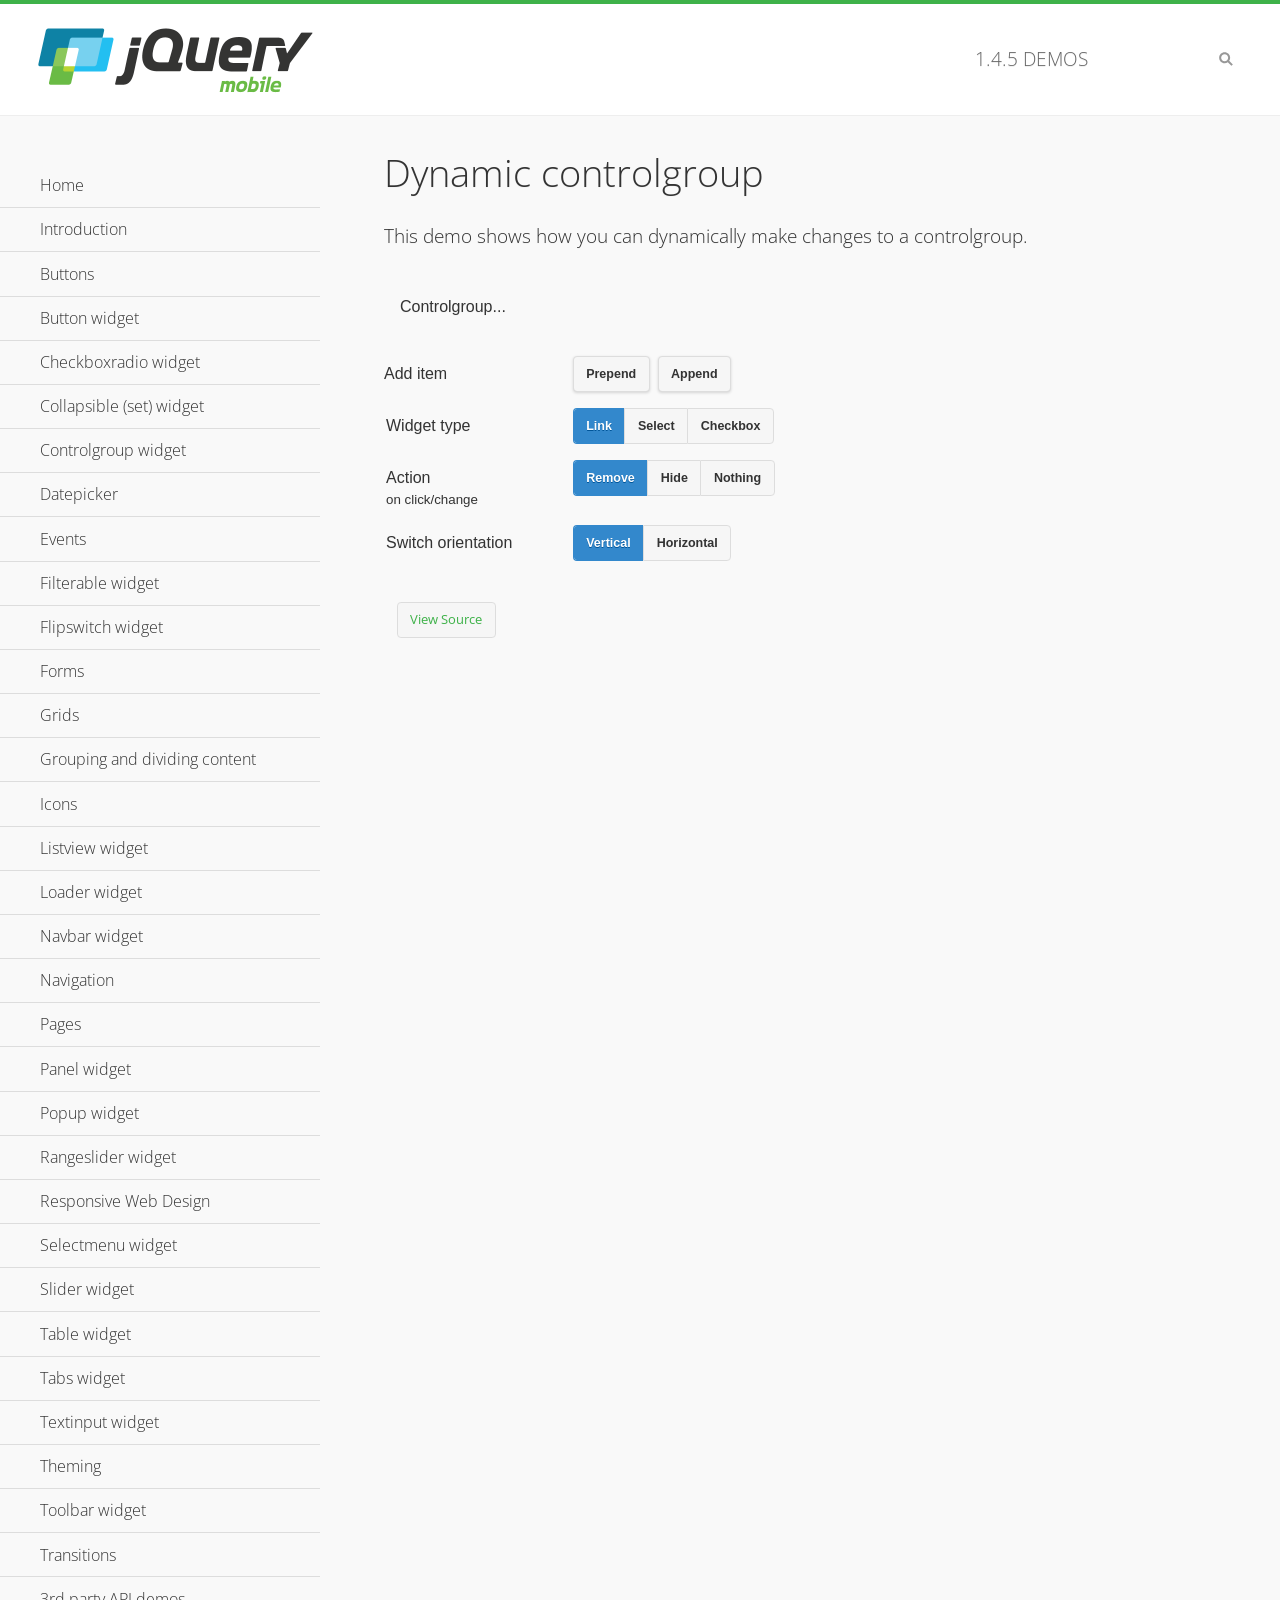
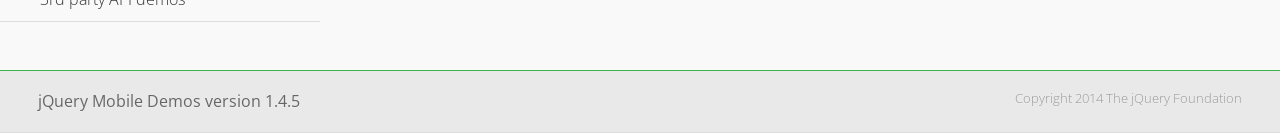
<file: mobile/demos/controlgroup-dynamic/index.html>
<!DOCTYPE html>
<html>
<head>
	<meta charset="utf-8">
	<meta name="viewport" content="width=device-width, initial-scale=1">
	<title>Dynamic controlgroup - jQuery Mobile Demos</title>
	<link rel="shortcut icon" href="../favicon.ico">
    <link rel="stylesheet" href="http://fonts.googleapis.com/css?family=Open+Sans:300,400,700">
	<link rel="stylesheet" href="../css/themes/default/jquery.mobile-1.4.5.min.css">
	<link rel="stylesheet" href="../_assets/css/jqm-demos.css">
	<script src="../js/jquery.js"></script>
	<script src="../_assets/js/index.js"></script>
	<script src="../js/jquery.mobile-1.4.5.min.js"></script>
	<script>
		( function( $, undefined ) {
			var counter = 0;
			$( document ).bind( "pagecreate", function( e ) {
				$( "#prepend, #append", e.target ).on( "click", function( e ) {
					counter++;

					var widgetType = $( "[name='radio-widget']:checked" ).attr( "id" ),
						group = $( "#my-controlgroup" ),
						$el,
						action = function() {
							var action = $( "[name='radio-action']:checked" ).attr( "id" );
							if ( $( $el[1] ).is( "select" ) && action === "hide" ) {
								$el = $( $el[1] ).parents( ".ui-select" );
							}
							$el[ action ]();
							group.controlgroup( "refresh" );
						};

					if ( widgetType === "link" ) {

						$el = $( "<a href='#'>Link " + counter + "</a>" ).bind( "click", action );
						$( "#my-controlgroup" ).controlgroup( "container" )[ $( this ).attr( "id" ) ]( $el );
						$el.buttonMarkup();

					} else if ( widgetType === "select" ) {

						$el = $( "<label for='widget" + counter + "'>Select " + counter + "</label><select id='widget" + counter + "'><option value='option1'>Select " + counter + "</option><option value='option2'>Select option</option></select>" );
						$( $el[ 1 ] ).bind( "change", action);
						$( "#my-controlgroup" ).controlgroup( "container" )[ $( this ).attr( "id" ) ]( $el );
						$( $el[ 1 ] ).selectmenu();

					} else {

						$el = $( "<label for='widget" + counter + "'>Checkbox " + counter + "</label><input type='checkbox' id='widget" + counter + "'></input>" );
						$( $el[ 1 ] ).bind( "change", action );
						$( "#my-controlgroup" ).controlgroup( "container" )[ $( this ).attr( "id" ) ]( $el );
						$( $el[ 1 ] ).checkboxradio();

					}

					group.controlgroup( "refresh" );
				});

				$( "[name='radio-orientation']" ).bind( "change", function( e ) {
					$( "#my-controlgroup" ).controlgroup( "option", "type", ( $( "#isHorizontal" ).is( ":checked" ) ? "horizontal" : "vertical" ) );
				});
			});
		})( jQuery );
	</script>
</head>
<body>
<div data-role="page" class="jqm-demos">

	<div data-role="header" class="jqm-header">
		<h2><a href="../" title="jQuery Mobile Demos home"><img src="../_assets/img/jquery-logo.png" alt="jQuery Mobile"></a></h2>
		<p><span class="jqm-version"></span> Demos</p>
		<a href="#" class="jqm-navmenu-link ui-btn ui-btn-icon-notext ui-corner-all ui-icon-bars ui-nodisc-icon ui-alt-icon ui-btn-left">Menu</a>
		<a href="#" class="jqm-search-link ui-btn ui-btn-icon-notext ui-corner-all ui-icon-search ui-nodisc-icon ui-alt-icon ui-btn-right">Search</a>
	</div><!-- /header -->

	<div role="main" class="ui-content jqm-content">

        <h1>Dynamic controlgroup</h1>

        <p>This demo shows how you can dynamically make changes to a controlgroup.</p>

        <div data-demo-html="true" data-demo-js="true">

            <form>
            	<div class="ui-body ui-body-d ui-corner-all">
                	<p>Controlgroup...</p>
                	<div data-role="controlgroup" id="my-controlgroup"><!-- items will be injected here --></div>
                </div>
            </form>

            <div class="ui-field-contain">
                <label for="prepend">Add item</label>
                <button id="prepend" data-mini="true" data-inline="true">Prepend</button>
                <label for="append" class="ui-hidden-accessible">Action</label>
                <button id="append" data-mini="true" data-inline="true">Append</button>
            </div>

            <form action="#" method="get">
            	<div class="ui-field-contain">
                    <fieldset data-role="controlgroup" data-type="horizontal" data-mini="true">
                        <legend>Widget type</legend>

                        <input type="radio" name="radio-widget" id="link" value="link" checked="checked">
                        <label for="link">Link</label>

                        <input type="radio" name="radio-widget" id="select" value="select">
                        <label for="select">Select</label>

                        <input type="radio" name="radio-widget" id="checkbox" value="checkbox">
                        <label for="checkbox">Checkbox</label>
                    </fieldset>
            	</div>

            	<div class="ui-field-contain">
                    <fieldset data-role="controlgroup" data-type="horizontal" data-mini="true">
                        <legend>Action<br><small>on click/change</small></legend>

                        <input type="radio" name="radio-action" id="remove" value="remove" checked="checked">
                        <label for="remove">Remove</label>

                        <input type="radio" name="radio-action" id="hide" value="hide">
                        <label for="hide">Hide</label>

                        <input type="radio" name="radio-action" id="width" value="width">
                        <label for="width">Nothing</label>
                    </fieldset>
            	</div>

            	<div class="ui-field-contain">
                    <fieldset data-role="controlgroup" data-type="horizontal" data-mini="true">
                        <legend>Switch orientation</legend>

                        <input type="radio" name="radio-orientation" id="isVertical" value="isVertical" checked="checked">
                        <label for="isVertical">Vertical</label>

                        <input type="radio" name="radio-orientation" id="isHorizontal" value="isHorizontal">
                        <label for="isHorizontal">Horizontal</label>
                    </fieldset>
            	</div>

            </form>

        </div><!--/demo-html -->

	</div><!-- /content -->
	    <div data-role="panel" class="jqm-navmenu-panel" data-position="left" data-display="overlay" data-theme="a">
	    	<ul class="jqm-list ui-alt-icon ui-nodisc-icon">
<li data-filtertext="demos homepage" data-icon="home"><a href=".././">Home</a></li>
<li data-filtertext="introduction overview getting started"><a href="../intro/" data-ajax="false">Introduction</a></li>
<li data-filtertext="buttons button markup buttonmarkup method anchor link button element"><a href="../button-markup/" data-ajax="false">Buttons</a></li>
<li data-filtertext="form button widget input button submit reset"><a href="../button/" data-ajax="false">Button widget</a></li>
<li data-role="collapsible" data-enhanced="true" data-collapsed-icon="carat-d" data-expanded-icon="carat-u" data-iconpos="right" data-inset="false" class="ui-collapsible ui-collapsible-themed-content ui-collapsible-collapsed">
	<h3 class="ui-collapsible-heading ui-collapsible-heading-collapsed">
		<a href="#" class="ui-collapsible-heading-toggle ui-btn ui-btn-icon-right ui-btn-inherit ui-icon-carat-d">
		    Checkboxradio widget<span class="ui-collapsible-heading-status"> click to expand contents</span>
		</a>
	</h3>
	<div class="ui-collapsible-content ui-body-inherit ui-collapsible-content-collapsed" aria-hidden="true">
		<ul>
			<li data-filtertext="form checkboxradio widget checkbox input checkboxes controlgroups"><a href="../checkboxradio-checkbox/" data-ajax="false">Checkboxes</a></li>
			<li data-filtertext="form checkboxradio widget radio input radio buttons controlgroups"><a href="../checkboxradio-radio/" data-ajax="false">Radio buttons</a></li>
		</ul>
	</div>
</li>
<li data-role="collapsible" data-enhanced="true" data-collapsed-icon="carat-d" data-expanded-icon="carat-u" data-iconpos="right" data-inset="false" class="ui-collapsible ui-collapsible-themed-content ui-collapsible-collapsed">
	<h3 class="ui-collapsible-heading ui-collapsible-heading-collapsed">
		<a href="#" class="ui-collapsible-heading-toggle ui-btn ui-btn-icon-right ui-btn-inherit ui-icon-carat-d">
			Collapsible (set) widget<span class="ui-collapsible-heading-status"> click to expand contents</span>
		</a>
	</h3>
	<div class="ui-collapsible-content ui-body-inherit ui-collapsible-content-collapsed" aria-hidden="true">
		<ul>
			<li data-filtertext="collapsibles content formatting"><a href="../collapsible/" data-ajax="false">Collapsible</a></li>
			<li data-filtertext="dynamic collapsible set accordion append expand"><a href="../collapsible-dynamic/" data-ajax="false">Dynamic collapsibles</a></li>
			<li data-filtertext="accordions collapsible set widget content formatting grouped collapsibles"><a href="../collapsibleset/" data-ajax="false">Collapsible set</a></li>
		</ul>
	</div>
</li>
<li data-role="collapsible" data-enhanced="true" data-collapsed-icon="carat-d" data-expanded-icon="carat-u" data-iconpos="right" data-inset="false" class="ui-collapsible ui-collapsible-themed-content ui-collapsible-collapsed">
	<h3 class="ui-collapsible-heading ui-collapsible-heading-collapsed">
		<a href="#" class="ui-collapsible-heading-toggle ui-btn ui-btn-icon-right ui-btn-inherit ui-icon-carat-d">
			Controlgroup widget<span class="ui-collapsible-heading-status"> click to expand contents</span>
		</a>
	</h3>
	<div class="ui-collapsible-content ui-body-inherit ui-collapsible-content-collapsed" aria-hidden="true">
		<ul>
			<li data-filtertext="controlgroups selectmenu checkboxradio input grouped buttons horizontal vertical"><a href="../controlgroup/" data-ajax="false">Controlgroup</a></li>
			<li data-filtertext="dynamic controlgroup dynamically add buttons"><a href="../controlgroup-dynamic/" data-ajax="false">Dynamic controlgroups</a></li>
		</ul>
	</div>
</li>
<li data-filtertext="form datepicker widget date input"><a href="../datepicker/" data-ajax="false">Datepicker</a></li>
<li data-role="collapsible" data-enhanced="true" data-collapsed-icon="carat-d" data-expanded-icon="carat-u" data-iconpos="right" data-inset="false" class="ui-collapsible ui-collapsible-themed-content ui-collapsible-collapsed">
	<h3 class="ui-collapsible-heading ui-collapsible-heading-collapsed">
		<a href="#" class="ui-collapsible-heading-toggle ui-btn ui-btn-icon-right ui-btn-inherit ui-icon-carat-d">
			Events<span class="ui-collapsible-heading-status"> click to expand contents</span>
		</a>
	</h3>
	<div class="ui-collapsible-content ui-body-inherit ui-collapsible-content-collapsed" aria-hidden="true">
		<ul>
			<li data-filtertext="swipe to delete list items listviews swipe events"><a href="../swipe-list/" data-ajax="false">Swipe list items</a></li>
			<li data-filtertext="swipe to navigate swipe page navigation swipe events"><a href="../swipe-page/" data-ajax="false">Swipe page navigation</a></li>
		</ul>
	</div>
</li>
<li data-filtertext="filterable filter elements sorting searching listview table"><a href="../filterable/" data-ajax="false">Filterable widget</a></li>
<li data-filtertext="form flipswitch widget flip toggle switch binary select checkbox input"><a href="../flipswitch/" data-ajax="false">Flipswitch widget</a></li>
<li data-role="collapsible" data-enhanced="true" data-collapsed-icon="carat-d" data-expanded-icon="carat-u" data-iconpos="right" data-inset="false" class="ui-collapsible ui-collapsible-themed-content ui-collapsible-collapsed">
	<h3 class="ui-collapsible-heading ui-collapsible-heading-collapsed">
		<a href="#" class="ui-collapsible-heading-toggle ui-btn ui-btn-icon-right ui-btn-inherit ui-icon-carat-d">
			Forms<span class="ui-collapsible-heading-status"> click to expand contents</span>
		</a>
	</h3>
	<div class="ui-collapsible-content ui-body-inherit ui-collapsible-content-collapsed" aria-hidden="true">
		<ul>
			<li data-filtertext="forms text checkbox radio range button submit reset inputs selects textarea slider flipswitch label form elements"><a href="../forms/" data-ajax="false">Forms</a></li>
			<li data-filtertext="form hide labels hidden accessible ui-hidden-accessible forms"><a href="../forms-label-hidden-accessible/" data-ajax="false">Hide labels</a></li>
			<li data-filtertext="form field containers fieldcontain ui-field-contain forms"><a href="../forms-field-contain/" data-ajax="false">Field containers</a></li>
			<li data-filtertext="forms disabled form elements"><a href="../forms-disabled/" data-ajax="false">Forms disabled</a></li>
			<li data-filtertext="forms gallery examples overview forms text checkbox radio range button submit reset inputs selects textarea slider flipswitch label form elements"><a href="../forms-gallery/" data-ajax="false">Forms gallery</a></li>
		</ul>
	</div>
</li>
<li data-role="collapsible" data-enhanced="true" data-collapsed-icon="carat-d" data-expanded-icon="carat-u" data-iconpos="right" data-inset="false" class="ui-collapsible ui-collapsible-themed-content ui-collapsible-collapsed">
	<h3 class="ui-collapsible-heading ui-collapsible-heading-collapsed">
		<a href="#" class="ui-collapsible-heading-toggle ui-btn ui-btn-icon-right ui-btn-inherit ui-icon-carat-d">
			Grids<span class="ui-collapsible-heading-status"> click to expand contents</span>
		</a>
	</h3>
	<div class="ui-collapsible-content ui-body-inherit ui-collapsible-content-collapsed" aria-hidden="true">
		<ul>
			<li data-filtertext="grids columns blocks content formatting rwd responsive css framework"><a href="../grids/" data-ajax="false">Grids</a></li>
			<li data-filtertext="buttons in grids css framework"><a href="../grids-buttons/" data-ajax="false">Buttons in grids</a></li>
			<li data-filtertext="custom responsive grids rwd css framework"><a href="../grids-custom-responsive/" data-ajax="false">Custom responsive grids</a></li>
		</ul>
	</div>
</li>
<li data-filtertext="blocks content formatting sections heading"><a href="../body-bar-classes/" data-ajax="false">Grouping and dividing content</a></li>
<li data-role="collapsible" data-enhanced="true" data-collapsed-icon="carat-d" data-expanded-icon="carat-u" data-iconpos="right" data-inset="false" class="ui-collapsible ui-collapsible-themed-content ui-collapsible-collapsed">
	<h3 class="ui-collapsible-heading ui-collapsible-heading-collapsed">
		<a href="#" class="ui-collapsible-heading-toggle ui-btn ui-btn-icon-right ui-btn-inherit ui-icon-carat-d">
			Icons<span class="ui-collapsible-heading-status"> click to expand contents</span>
		</a>
	</h3>
	<div class="ui-collapsible-content ui-body-inherit ui-collapsible-content-collapsed" aria-hidden="true">
		<ul>
			<li data-filtertext="button icons svg disc alt custom icon position"><a href="../icons/" data-ajax="false">Icons</a></li>
			<li data-filtertext=""><a href="../icons-grunticon/" data-ajax="false">Grunticon loader</a></li>
		</ul>
	</div>
</li>
<li data-role="collapsible" data-enhanced="true" data-collapsed-icon="carat-d" data-expanded-icon="carat-u" data-iconpos="right" data-inset="false" class="ui-collapsible ui-collapsible-themed-content ui-collapsible-collapsed">
	<h3 class="ui-collapsible-heading ui-collapsible-heading-collapsed">
		<a href="#" class="ui-collapsible-heading-toggle ui-btn ui-btn-icon-right ui-btn-inherit ui-icon-carat-d">
			Listview widget<span class="ui-collapsible-heading-status"> click to expand contents</span>
		</a>
	</h3>
	<div class="ui-collapsible-content ui-body-inherit ui-collapsible-content-collapsed" aria-hidden="true">
		<ul>
			<li data-filtertext="listview widget thumbnails icons nested split button collapsible ul ol"><a href="../listview/" data-ajax="false">Listview</a></li>
			<li data-filtertext="autocomplete filterable reveal listview filtertextbeforefilter placeholder"><a href="../listview-autocomplete/" data-ajax="false">Listview autocomplete</a></li>
			<li data-filtertext="autocomplete filterable reveal listview remote data filtertextbeforefilter placeholder"><a href="../listview-autocomplete-remote/" data-ajax="false">Listview autocomplete remote data</a></li>
			<li data-filtertext="autodividers anchor jump scroll linkbars listview lists ul ol"><a href="../listview-autodividers-linkbar/" data-ajax="false">Listview autodividers linkbar</a></li>
			<li data-filtertext="listview autodividers selector autodividersselector lists ul ol"><a href="../listview-autodividers-selector/" data-ajax="false">Listview autodividers selector</a></li>
			<li data-filtertext="listview nested list items"><a href="../listview-nested-lists/" data-ajax="false">Nested Listviews</a></li>
			<li data-filtertext="listview collapsible list items flat"><a href="../listview-collapsible-item-flat/" data-ajax="false">Listview collapsible list items (flat)</a></li>
			<li data-filtertext="listview collapsible list indented"><a href="../listview-collapsible-item-indented/" data-ajax="false">Listview collapsible list items (indented)</a></li>
			<li data-filtertext="grid listview responsive grids responsive listviews lists ul"><a href="../listview-grid/" data-ajax="false">Listview responsive grid</a></li>
		</ul>
	</div>
</li>
<li data-filtertext="loader widget page loading navigation overlay spinner"><a href="../loader/" data-ajax="false">Loader widget</a></li>
<li data-filtertext="navbar widget navmenu toolbars header footer"><a href="../navbar/" data-ajax="false">Navbar widget</a></li>
<li data-role="collapsible" data-enhanced="true" data-collapsed-icon="carat-d" data-expanded-icon="carat-u" data-iconpos="right" data-inset="false" class="ui-collapsible ui-collapsible-themed-content ui-collapsible-collapsed">
	<h3 class="ui-collapsible-heading ui-collapsible-heading-collapsed">
		<a href="#" class="ui-collapsible-heading-toggle ui-btn ui-btn-icon-right ui-btn-inherit ui-icon-carat-d">
			Navigation<span class="ui-collapsible-heading-status"> click to expand contents</span>
		</a>
	</h3>
	<div class="ui-collapsible-content ui-body-inherit ui-collapsible-content-collapsed" aria-hidden="true">
		<ul>
			<li data-filtertext="ajax navigation navigate widget history event method"><a href="../navigation/" data-ajax="false">Navigation</a></li>
			<li data-filtertext="linking pages page links navigation ajax prefetch cache"><a href="../navigation-linking-pages/" data-ajax="false">Linking pages</a></li>
			<!-- <li data-filtertext="php redirect server redirection server-side navigation"><a href="../navigation-php-redirect/" data-ajax="false">PHP redirect demo</a></li>-->
			<li data-filtertext="navigation redirection hash query"><a href="../navigation-hash-processing/" data-ajax="false">Hash processing demo</a></li>
			<li data-filtertext="navigation redirection hash query"><a href="../page-events/" data-ajax="false">Page Navigation Events</a></li>
		</ul>
	</div>
</li>
<li data-role="collapsible" data-enhanced="true" data-collapsed-icon="carat-d" data-expanded-icon="carat-u" data-iconpos="right" data-inset="false" class="ui-collapsible ui-collapsible-themed-content ui-collapsible-collapsed">
	<h3 class="ui-collapsible-heading ui-collapsible-heading-collapsed">
		<a href="#" class="ui-collapsible-heading-toggle ui-btn ui-btn-icon-right ui-btn-inherit ui-icon-carat-d">
			Pages<span class="ui-collapsible-heading-status"> click to expand contents</span>
		</a>
	</h3>
	<div class="ui-collapsible-content ui-body-inherit ui-collapsible-content-collapsed" aria-hidden="true">
		<ul>
			<li data-filtertext="pages page widget ajax navigation"><a href="../pages/" data-ajax="false">Pages</a></li>
			<li data-filtertext="single page"><a href="../pages-single-page/" data-ajax="false">Single page</a></li>
			<li data-filtertext="multipage multi-page page"><a href="../pages-multi-page/" data-ajax="false">Multi-page template</a></li>
			<li data-filtertext="dialog page widget modal popup"><a href="../pages-dialog/" data-ajax="false">Dialog page</a></li>
		</ul>
	</div>
</li>
<li data-role="collapsible" data-enhanced="true" data-collapsed-icon="carat-d" data-expanded-icon="carat-u" data-iconpos="right" data-inset="false" class="ui-collapsible ui-collapsible-themed-content ui-collapsible-collapsed">
	<h3 class="ui-collapsible-heading ui-collapsible-heading-collapsed">
		<a href="#" class="ui-collapsible-heading-toggle ui-btn ui-btn-icon-right ui-btn-inherit ui-icon-carat-d">
			Panel widget<span class="ui-collapsible-heading-status"> click to expand contents</span>
		</a>
	</h3>
	<div class="ui-collapsible-content ui-body-inherit ui-collapsible-content-collapsed" aria-hidden="true">
		<ul>
			<li data-filtertext="panel widget sliding panels reveal push overlay responsive"><a href="../panel/" data-ajax="false">Panel</a></li>
			<li data-filtertext=""><a href="../panel-external/" data-ajax="false">External panels</a></li>
			<li data-filtertext="panel "><a href="../panel-fixed/" data-ajax="false">Fixed panels</a></li>
			<li data-filtertext="panel slide panels sliding panels shadow rwd responsive breakpoint"><a href="../panel-responsive/" data-ajax="false">Panels responsive</a></li>
			<li data-filtertext="panel custom style custom panel width reveal shadow listview panel styling page background wrapper"><a href="../panel-styling/" data-ajax="false">Custom panel style</a></li>
			<li data-filtertext="panel open on swipe"><a href="../panel-swipe-open/" data-ajax="false">Panel open on swipe</a></li>
			<li data-filtertext="panels outside page internal external toolbars"><a href="../panel-external-internal/" data-ajax="false">Panel external and internal</a></li>
		</ul>
	</div>
</li>
<li data-role="collapsible" data-enhanced="true" data-collapsed-icon="carat-d" data-expanded-icon="carat-u" data-iconpos="right" data-inset="false" class="ui-collapsible ui-collapsible-themed-content ui-collapsible-collapsed">
	<h3 class="ui-collapsible-heading ui-collapsible-heading-collapsed">
		<a href="#" class="ui-collapsible-heading-toggle ui-btn ui-btn-icon-right ui-btn-inherit ui-icon-carat-d">
			Popup widget<span class="ui-collapsible-heading-status"> click to expand contents</span>
		</a>
	</h3>
	<div class="ui-collapsible-content ui-body-inherit ui-collapsible-content-collapsed" aria-hidden="true">
		<ul>
			<li data-filtertext="popup widget popups dialog modal transition tooltip lightbox form overlay screen flip pop fade transition"><a href="../popup/" data-ajax="false">Popup</a></li>
			<li data-filtertext="popup alignment position"><a href="../popup-alignment/" data-ajax="false">Popup alignment</a></li>
			<li data-filtertext="popup arrow size popups popover"><a href="../popup-arrow-size/" data-ajax="false">Popup arrow size</a></li>
			<li data-filtertext="dynamic popups popup images lightbox"><a href="../popup-dynamic/" data-ajax="false">Dynamic popups</a></li>
			<li data-filtertext="popups with iframes scaling"><a href="../popup-iframe/" data-ajax="false">Popups with iframes</a></li>
			<li data-filtertext="popup image scaling"><a href="../popup-image-scaling/" data-ajax="false">Popup image scaling</a></li>
			<li data-filtertext="external popup outside multi-page"><a href="../popup-outside-multipage/" data-ajax="false">Popup outside multi-page</a></li>
		</ul>
	</div>
</li>
<li data-filtertext="form rangeslider widget dual sliders dual handle sliders range input"><a href="../rangeslider/" data-ajax="false">Rangeslider widget</a></li>
<li data-filtertext="responsive web design rwd adaptive progressive enhancement PE accessible mobile breakpoints media query media queries"><a href="../rwd/" data-ajax="false">Responsive Web Design</a></li>
<li data-role="collapsible" data-enhanced="true" data-collapsed-icon="carat-d" data-expanded-icon="carat-u" data-iconpos="right" data-inset="false" class="ui-collapsible ui-collapsible-themed-content ui-collapsible-collapsed">
	<h3 class="ui-collapsible-heading ui-collapsible-heading-collapsed">
		<a href="#" class="ui-collapsible-heading-toggle ui-btn ui-btn-icon-right ui-btn-inherit ui-icon-carat-d">
			Selectmenu widget<span class="ui-collapsible-heading-status"> click to expand contents</span>
		</a>
	</h3>
	<div class="ui-collapsible-content ui-body-inherit ui-collapsible-content-collapsed" aria-hidden="true">
		<ul>
			<li data-filtertext="form selectmenu widget select input custom select menu selects"><a href="../selectmenu/" data-ajax="false">Selectmenu</a></li>
			<li data-filtertext="form custom select menu selectmenu widget custom menu option optgroup multiple selects"><a href="../selectmenu-custom/" data-ajax="false">Custom select menu</a></li>
			<li data-filtertext="filterable select filter popup dialog"><a href="../selectmenu-custom-filter/" data-ajax="false">Custom select menu with filter</a></li>
		</ul>
	</div>
</li>
<li data-role="collapsible" data-enhanced="true" data-collapsed-icon="carat-d" data-expanded-icon="carat-u" data-iconpos="right" data-inset="false" class="ui-collapsible ui-collapsible-themed-content ui-collapsible-collapsed">
	<h3 class="ui-collapsible-heading ui-collapsible-heading-collapsed">
		<a href="#" class="ui-collapsible-heading-toggle ui-btn ui-btn-icon-right ui-btn-inherit ui-icon-carat-d">
			Slider widget<span class="ui-collapsible-heading-status"> click to expand contents</span>
		</a>
	</h3>
	<div class="ui-collapsible-content ui-body-inherit ui-collapsible-content-collapsed" aria-hidden="true">
		<ul>
			<li data-filtertext="form slider widget range input single sliders"><a href="../slider/" data-ajax="false">Slider</a></li>
			<li data-filtertext="form slider widget flipswitch slider binary select flip toggle switch"><a href="../slider-flipswitch/" data-ajax="false">Slider flip toggle switch</a></li>
			<li data-filtertext="form slider tooltip handle value input range sliders"><a href="../slider-tooltip/" data-ajax="false">Slider tooltip</a></li>
		</ul>
	</div>
</li>
<li data-role="collapsible" data-enhanced="true" data-collapsed-icon="carat-d" data-expanded-icon="carat-u" data-iconpos="right" data-inset="false" class="ui-collapsible ui-collapsible-themed-content ui-collapsible-collapsed">
	<h3 class="ui-collapsible-heading ui-collapsible-heading-collapsed">
		<a href="#" class="ui-collapsible-heading-toggle ui-btn ui-btn-icon-right ui-btn-inherit ui-icon-carat-d">
			Table widget<span class="ui-collapsible-heading-status"> click to expand contents</span>
		</a>
	</h3>
	<div class="ui-collapsible-content ui-body-inherit ui-collapsible-content-collapsed" aria-hidden="true">
		<ul>
			<li data-filtertext="table widget reflow column toggle th td responsive tables rwd hide show tabular"><a href="../table-column-toggle/" data-ajax="false">Table Column Toggle</a></li>
			<li data-filtertext="table column toggle phone comparison demo"><a href="../table-column-toggle-example/" data-ajax="false">Table Column Toggle demo</a></li>
			<li data-filtertext="responsive tables table column toggle heading groups rwd breakpoint"><a href="../table-column-toggle-heading-groups/" data-ajax="false">Table Column Toggle heading groups</a></li>
			<li data-filtertext="responsive tables table column toggle hide rwd breakpoint customization options"><a href="../table-column-toggle-options/" data-ajax="false">Table Column Toggle options</a></li>
			<li data-filtertext="table reflow th td responsive rwd columns tabular"><a href="../table-reflow/" data-ajax="false">Table Reflow</a></li>
			<li data-filtertext="responsive tables table reflow heading groups rwd breakpoint"><a href="../table-reflow-heading-groups/" data-ajax="false">Table Reflow heading groups</a></li>
			<li data-filtertext="responsive tables table reflow stripes strokes table style"><a href="../table-reflow-stripes-strokes/" data-ajax="false">Table Reflow stripes and strokes</a></li>
			<li data-filtertext="responsive tables table reflow stack custom styles"><a href="../table-reflow-styling/" data-ajax="false">Table Reflow custom styles</a></li>
		</ul>
	</div>
</li>
<li data-filtertext="ui tabs widget"><a href="../tabs/" data-ajax="false">Tabs widget</a></li>
<li data-filtertext="form textinput widget text input textarea number date time tel email file color password"><a href="../textinput/" data-ajax="false">Textinput widget</a></li>
<li data-role="collapsible" data-enhanced="true" data-collapsed-icon="carat-d" data-expanded-icon="carat-u" data-iconpos="right" data-inset="false" class="ui-collapsible ui-collapsible-themed-content ui-collapsible-collapsed">
	<h3 class="ui-collapsible-heading ui-collapsible-heading-collapsed">
		<a href="#" class="ui-collapsible-heading-toggle ui-btn ui-btn-icon-right ui-btn-inherit ui-icon-carat-d">
			Theming<span class="ui-collapsible-heading-status"> click to expand contents</span>
		</a>
	</h3>
	<div class="ui-collapsible-content ui-body-inherit ui-collapsible-content-collapsed" aria-hidden="true">
		<ul>
			<li data-filtertext="default theme swatches theming style css"><a href="../theme-default/" data-ajax="false">Default theme</a></li>
			<li data-filtertext="classic theme old theme swatches theming style css"><a href="../theme-classic/" data-ajax="false">Classic theme</a></li>
		</ul>
	</div>
</li>
<li data-role="collapsible" data-enhanced="true" data-collapsed-icon="carat-d" data-expanded-icon="carat-u" data-iconpos="right" data-inset="false" class="ui-collapsible ui-collapsible-themed-content ui-collapsible-collapsed">
	<h3 class="ui-collapsible-heading ui-collapsible-heading-collapsed">
		<a href="#" class="ui-collapsible-heading-toggle ui-btn ui-btn-icon-right ui-btn-inherit ui-icon-carat-d">
			Toolbar widget<span class="ui-collapsible-heading-status"> click to expand contents</span>
		</a>
	</h3>
	<div class="ui-collapsible-content ui-body-inherit ui-collapsible-content-collapsed" aria-hidden="true">
		<ul>
			<li data-filtertext="toolbar widget header footer toolbars fixed fullscreen external sections"><a href="../toolbar/" data-ajax="false">Toolbar</a></li>
			<li data-filtertext="dynamic toolbars dynamically add toolbar header footer"><a href="../toolbar-dynamic/" data-ajax="false">Dynamic toolbars</a></li>
			<li data-filtertext="external toolbars header footer"><a href="../toolbar-external/" data-ajax="false">External toolbars</a></li>
			<li data-filtertext="fixed toolbars header footer"><a href="../toolbar-fixed/" data-ajax="false">Fixed toolbars</a></li>
			<li data-filtertext="fixed fullscreen toolbars header footer"><a href="../toolbar-fixed-fullscreen/" data-ajax="false">Fullscreen toolbars</a></li>
			<li data-filtertext="external fixed toolbars header footer"><a href="../toolbar-fixed-external/" data-ajax="false">Fixed external toolbars</a></li>
			<li data-filtertext="external persistent toolbars header footer navbar navmenu"><a href="../toolbar-fixed-persistent/" data-ajax="false">Persistent toolbars</a></li>
			<li data-filtertext="external ajax optimized toolbars persistent toolbars header footer navbar"><a href="../toolbar-fixed-persistent-optimized/" data-ajax="false">Ajax optimized toolbars</a></li>
			<li data-filtertext="form in toolbars header footer"><a href="../toolbar-fixed-forms/" data-ajax="false">Form in toolbar</a></li>
		</ul>
	</div>
</li>
<li data-filtertext="page transitions animated pages popup navigation flip slide fade pop"><a href="../transitions/" data-ajax="false">Transitions</a></li>
<li data-role="collapsible" data-enhanced="true" data-collapsed-icon="carat-d" data-expanded-icon="carat-u" data-iconpos="right" data-inset="false" class="ui-collapsible ui-collapsible-themed-content ui-collapsible-collapsed">
	<h3 class="ui-collapsible-heading ui-collapsible-heading-collapsed">
		<a href="#" class="ui-collapsible-heading-toggle ui-btn ui-btn-icon-right ui-btn-inherit ui-icon-carat-d">
			3rd party API demos<span class="ui-collapsible-heading-status"> click to expand contents</span>
		</a>
	</h3>
	<div class="ui-collapsible-content ui-body-inherit ui-collapsible-content-collapsed" aria-hidden="true">
		<ul>
			<li data-filtertext="backbone requirejs navigation router"><a href="../backbone-requirejs/" data-ajax="false">Backbone RequireJS</a></li>
			<li data-filtertext="google maps geolocation demo"><a href="../map-geolocation/" data-ajax="false">Google Maps geolocation</a></li>
			<li data-filtertext="google maps hybrid"><a href="../map-list-toggle/" data-ajax="false">Google Maps list toggle</a></li>
		</ul>
	</div>
</li>



		     </ul>
		</div><!-- /panel -->


	<div data-role="footer" data-position="fixed" data-tap-toggle="false" class="jqm-footer">
		<p>jQuery Mobile Demos version <span class="jqm-version"></span></p>
		<p>Copyright 2014 The jQuery Foundation</p>
	</div><!-- /footer -->
	<!-- TODO: This should become an external panel so we can add input to markup (unique ID) -->
    <div data-role="panel" class="jqm-search-panel" data-position="right" data-display="overlay" data-theme="a">
		<div class="jqm-search">
			<ul class="jqm-list" data-filter-placeholder="Search demos..." data-filter-reveal="true">
<li data-filtertext="demos homepage" data-icon="home"><a href=".././">Home</a></li>
<li data-filtertext="introduction overview getting started"><a href="../intro/" data-ajax="false">Introduction</a></li>
<li data-filtertext="buttons button markup buttonmarkup method anchor link button element"><a href="../button-markup/" data-ajax="false">Buttons</a></li>
<li data-filtertext="form button widget input button submit reset"><a href="../button/" data-ajax="false">Button widget</a></li>
<li data-role="collapsible" data-enhanced="true" data-collapsed-icon="carat-d" data-expanded-icon="carat-u" data-iconpos="right" data-inset="false" class="ui-collapsible ui-collapsible-themed-content ui-collapsible-collapsed">
	<h3 class="ui-collapsible-heading ui-collapsible-heading-collapsed">
		<a href="#" class="ui-collapsible-heading-toggle ui-btn ui-btn-icon-right ui-btn-inherit ui-icon-carat-d">
		    Checkboxradio widget<span class="ui-collapsible-heading-status"> click to expand contents</span>
		</a>
	</h3>
	<div class="ui-collapsible-content ui-body-inherit ui-collapsible-content-collapsed" aria-hidden="true">
		<ul>
			<li data-filtertext="form checkboxradio widget checkbox input checkboxes controlgroups"><a href="../checkboxradio-checkbox/" data-ajax="false">Checkboxes</a></li>
			<li data-filtertext="form checkboxradio widget radio input radio buttons controlgroups"><a href="../checkboxradio-radio/" data-ajax="false">Radio buttons</a></li>
		</ul>
	</div>
</li>
<li data-role="collapsible" data-enhanced="true" data-collapsed-icon="carat-d" data-expanded-icon="carat-u" data-iconpos="right" data-inset="false" class="ui-collapsible ui-collapsible-themed-content ui-collapsible-collapsed">
	<h3 class="ui-collapsible-heading ui-collapsible-heading-collapsed">
		<a href="#" class="ui-collapsible-heading-toggle ui-btn ui-btn-icon-right ui-btn-inherit ui-icon-carat-d">
			Collapsible (set) widget<span class="ui-collapsible-heading-status"> click to expand contents</span>
		</a>
	</h3>
	<div class="ui-collapsible-content ui-body-inherit ui-collapsible-content-collapsed" aria-hidden="true">
		<ul>
			<li data-filtertext="collapsibles content formatting"><a href="../collapsible/" data-ajax="false">Collapsible</a></li>
			<li data-filtertext="dynamic collapsible set accordion append expand"><a href="../collapsible-dynamic/" data-ajax="false">Dynamic collapsibles</a></li>
			<li data-filtertext="accordions collapsible set widget content formatting grouped collapsibles"><a href="../collapsibleset/" data-ajax="false">Collapsible set</a></li>
		</ul>
	</div>
</li>
<li data-role="collapsible" data-enhanced="true" data-collapsed-icon="carat-d" data-expanded-icon="carat-u" data-iconpos="right" data-inset="false" class="ui-collapsible ui-collapsible-themed-content ui-collapsible-collapsed">
	<h3 class="ui-collapsible-heading ui-collapsible-heading-collapsed">
		<a href="#" class="ui-collapsible-heading-toggle ui-btn ui-btn-icon-right ui-btn-inherit ui-icon-carat-d">
			Controlgroup widget<span class="ui-collapsible-heading-status"> click to expand contents</span>
		</a>
	</h3>
	<div class="ui-collapsible-content ui-body-inherit ui-collapsible-content-collapsed" aria-hidden="true">
		<ul>
			<li data-filtertext="controlgroups selectmenu checkboxradio input grouped buttons horizontal vertical"><a href="../controlgroup/" data-ajax="false">Controlgroup</a></li>
			<li data-filtertext="dynamic controlgroup dynamically add buttons"><a href="../controlgroup-dynamic/" data-ajax="false">Dynamic controlgroups</a></li>
		</ul>
	</div>
</li>
<li data-filtertext="form datepicker widget date input"><a href="../datepicker/" data-ajax="false">Datepicker</a></li>
<li data-role="collapsible" data-enhanced="true" data-collapsed-icon="carat-d" data-expanded-icon="carat-u" data-iconpos="right" data-inset="false" class="ui-collapsible ui-collapsible-themed-content ui-collapsible-collapsed">
	<h3 class="ui-collapsible-heading ui-collapsible-heading-collapsed">
		<a href="#" class="ui-collapsible-heading-toggle ui-btn ui-btn-icon-right ui-btn-inherit ui-icon-carat-d">
			Events<span class="ui-collapsible-heading-status"> click to expand contents</span>
		</a>
	</h3>
	<div class="ui-collapsible-content ui-body-inherit ui-collapsible-content-collapsed" aria-hidden="true">
		<ul>
			<li data-filtertext="swipe to delete list items listviews swipe events"><a href="../swipe-list/" data-ajax="false">Swipe list items</a></li>
			<li data-filtertext="swipe to navigate swipe page navigation swipe events"><a href="../swipe-page/" data-ajax="false">Swipe page navigation</a></li>
		</ul>
	</div>
</li>
<li data-filtertext="filterable filter elements sorting searching listview table"><a href="../filterable/" data-ajax="false">Filterable widget</a></li>
<li data-filtertext="form flipswitch widget flip toggle switch binary select checkbox input"><a href="../flipswitch/" data-ajax="false">Flipswitch widget</a></li>
<li data-role="collapsible" data-enhanced="true" data-collapsed-icon="carat-d" data-expanded-icon="carat-u" data-iconpos="right" data-inset="false" class="ui-collapsible ui-collapsible-themed-content ui-collapsible-collapsed">
	<h3 class="ui-collapsible-heading ui-collapsible-heading-collapsed">
		<a href="#" class="ui-collapsible-heading-toggle ui-btn ui-btn-icon-right ui-btn-inherit ui-icon-carat-d">
			Forms<span class="ui-collapsible-heading-status"> click to expand contents</span>
		</a>
	</h3>
	<div class="ui-collapsible-content ui-body-inherit ui-collapsible-content-collapsed" aria-hidden="true">
		<ul>
			<li data-filtertext="forms text checkbox radio range button submit reset inputs selects textarea slider flipswitch label form elements"><a href="../forms/" data-ajax="false">Forms</a></li>
			<li data-filtertext="form hide labels hidden accessible ui-hidden-accessible forms"><a href="../forms-label-hidden-accessible/" data-ajax="false">Hide labels</a></li>
			<li data-filtertext="form field containers fieldcontain ui-field-contain forms"><a href="../forms-field-contain/" data-ajax="false">Field containers</a></li>
			<li data-filtertext="forms disabled form elements"><a href="../forms-disabled/" data-ajax="false">Forms disabled</a></li>
			<li data-filtertext="forms gallery examples overview forms text checkbox radio range button submit reset inputs selects textarea slider flipswitch label form elements"><a href="../forms-gallery/" data-ajax="false">Forms gallery</a></li>
		</ul>
	</div>
</li>
<li data-role="collapsible" data-enhanced="true" data-collapsed-icon="carat-d" data-expanded-icon="carat-u" data-iconpos="right" data-inset="false" class="ui-collapsible ui-collapsible-themed-content ui-collapsible-collapsed">
	<h3 class="ui-collapsible-heading ui-collapsible-heading-collapsed">
		<a href="#" class="ui-collapsible-heading-toggle ui-btn ui-btn-icon-right ui-btn-inherit ui-icon-carat-d">
			Grids<span class="ui-collapsible-heading-status"> click to expand contents</span>
		</a>
	</h3>
	<div class="ui-collapsible-content ui-body-inherit ui-collapsible-content-collapsed" aria-hidden="true">
		<ul>
			<li data-filtertext="grids columns blocks content formatting rwd responsive css framework"><a href="../grids/" data-ajax="false">Grids</a></li>
			<li data-filtertext="buttons in grids css framework"><a href="../grids-buttons/" data-ajax="false">Buttons in grids</a></li>
			<li data-filtertext="custom responsive grids rwd css framework"><a href="../grids-custom-responsive/" data-ajax="false">Custom responsive grids</a></li>
		</ul>
	</div>
</li>
<li data-filtertext="blocks content formatting sections heading"><a href="../body-bar-classes/" data-ajax="false">Grouping and dividing content</a></li>
<li data-role="collapsible" data-enhanced="true" data-collapsed-icon="carat-d" data-expanded-icon="carat-u" data-iconpos="right" data-inset="false" class="ui-collapsible ui-collapsible-themed-content ui-collapsible-collapsed">
	<h3 class="ui-collapsible-heading ui-collapsible-heading-collapsed">
		<a href="#" class="ui-collapsible-heading-toggle ui-btn ui-btn-icon-right ui-btn-inherit ui-icon-carat-d">
			Icons<span class="ui-collapsible-heading-status"> click to expand contents</span>
		</a>
	</h3>
	<div class="ui-collapsible-content ui-body-inherit ui-collapsible-content-collapsed" aria-hidden="true">
		<ul>
			<li data-filtertext="button icons svg disc alt custom icon position"><a href="../icons/" data-ajax="false">Icons</a></li>
			<li data-filtertext=""><a href="../icons-grunticon/" data-ajax="false">Grunticon loader</a></li>
		</ul>
	</div>
</li>
<li data-role="collapsible" data-enhanced="true" data-collapsed-icon="carat-d" data-expanded-icon="carat-u" data-iconpos="right" data-inset="false" class="ui-collapsible ui-collapsible-themed-content ui-collapsible-collapsed">
	<h3 class="ui-collapsible-heading ui-collapsible-heading-collapsed">
		<a href="#" class="ui-collapsible-heading-toggle ui-btn ui-btn-icon-right ui-btn-inherit ui-icon-carat-d">
			Listview widget<span class="ui-collapsible-heading-status"> click to expand contents</span>
		</a>
	</h3>
	<div class="ui-collapsible-content ui-body-inherit ui-collapsible-content-collapsed" aria-hidden="true">
		<ul>
			<li data-filtertext="listview widget thumbnails icons nested split button collapsible ul ol"><a href="../listview/" data-ajax="false">Listview</a></li>
			<li data-filtertext="autocomplete filterable reveal listview filtertextbeforefilter placeholder"><a href="../listview-autocomplete/" data-ajax="false">Listview autocomplete</a></li>
			<li data-filtertext="autocomplete filterable reveal listview remote data filtertextbeforefilter placeholder"><a href="../listview-autocomplete-remote/" data-ajax="false">Listview autocomplete remote data</a></li>
			<li data-filtertext="autodividers anchor jump scroll linkbars listview lists ul ol"><a href="../listview-autodividers-linkbar/" data-ajax="false">Listview autodividers linkbar</a></li>
			<li data-filtertext="listview autodividers selector autodividersselector lists ul ol"><a href="../listview-autodividers-selector/" data-ajax="false">Listview autodividers selector</a></li>
			<li data-filtertext="listview nested list items"><a href="../listview-nested-lists/" data-ajax="false">Nested Listviews</a></li>
			<li data-filtertext="listview collapsible list items flat"><a href="../listview-collapsible-item-flat/" data-ajax="false">Listview collapsible list items (flat)</a></li>
			<li data-filtertext="listview collapsible list indented"><a href="../listview-collapsible-item-indented/" data-ajax="false">Listview collapsible list items (indented)</a></li>
			<li data-filtertext="grid listview responsive grids responsive listviews lists ul"><a href="../listview-grid/" data-ajax="false">Listview responsive grid</a></li>
		</ul>
	</div>
</li>
<li data-filtertext="loader widget page loading navigation overlay spinner"><a href="../loader/" data-ajax="false">Loader widget</a></li>
<li data-filtertext="navbar widget navmenu toolbars header footer"><a href="../navbar/" data-ajax="false">Navbar widget</a></li>
<li data-role="collapsible" data-enhanced="true" data-collapsed-icon="carat-d" data-expanded-icon="carat-u" data-iconpos="right" data-inset="false" class="ui-collapsible ui-collapsible-themed-content ui-collapsible-collapsed">
	<h3 class="ui-collapsible-heading ui-collapsible-heading-collapsed">
		<a href="#" class="ui-collapsible-heading-toggle ui-btn ui-btn-icon-right ui-btn-inherit ui-icon-carat-d">
			Navigation<span class="ui-collapsible-heading-status"> click to expand contents</span>
		</a>
	</h3>
	<div class="ui-collapsible-content ui-body-inherit ui-collapsible-content-collapsed" aria-hidden="true">
		<ul>
			<li data-filtertext="ajax navigation navigate widget history event method"><a href="../navigation/" data-ajax="false">Navigation</a></li>
			<li data-filtertext="linking pages page links navigation ajax prefetch cache"><a href="../navigation-linking-pages/" data-ajax="false">Linking pages</a></li>
			<!-- <li data-filtertext="php redirect server redirection server-side navigation"><a href="../navigation-php-redirect/" data-ajax="false">PHP redirect demo</a></li>-->
			<li data-filtertext="navigation redirection hash query"><a href="../navigation-hash-processing/" data-ajax="false">Hash processing demo</a></li>
			<li data-filtertext="navigation redirection hash query"><a href="../page-events/" data-ajax="false">Page Navigation Events</a></li>
		</ul>
	</div>
</li>
<li data-role="collapsible" data-enhanced="true" data-collapsed-icon="carat-d" data-expanded-icon="carat-u" data-iconpos="right" data-inset="false" class="ui-collapsible ui-collapsible-themed-content ui-collapsible-collapsed">
	<h3 class="ui-collapsible-heading ui-collapsible-heading-collapsed">
		<a href="#" class="ui-collapsible-heading-toggle ui-btn ui-btn-icon-right ui-btn-inherit ui-icon-carat-d">
			Pages<span class="ui-collapsible-heading-status"> click to expand contents</span>
		</a>
	</h3>
	<div class="ui-collapsible-content ui-body-inherit ui-collapsible-content-collapsed" aria-hidden="true">
		<ul>
			<li data-filtertext="pages page widget ajax navigation"><a href="../pages/" data-ajax="false">Pages</a></li>
			<li data-filtertext="single page"><a href="../pages-single-page/" data-ajax="false">Single page</a></li>
			<li data-filtertext="multipage multi-page page"><a href="../pages-multi-page/" data-ajax="false">Multi-page template</a></li>
			<li data-filtertext="dialog page widget modal popup"><a href="../pages-dialog/" data-ajax="false">Dialog page</a></li>
		</ul>
	</div>
</li>
<li data-role="collapsible" data-enhanced="true" data-collapsed-icon="carat-d" data-expanded-icon="carat-u" data-iconpos="right" data-inset="false" class="ui-collapsible ui-collapsible-themed-content ui-collapsible-collapsed">
	<h3 class="ui-collapsible-heading ui-collapsible-heading-collapsed">
		<a href="#" class="ui-collapsible-heading-toggle ui-btn ui-btn-icon-right ui-btn-inherit ui-icon-carat-d">
			Panel widget<span class="ui-collapsible-heading-status"> click to expand contents</span>
		</a>
	</h3>
	<div class="ui-collapsible-content ui-body-inherit ui-collapsible-content-collapsed" aria-hidden="true">
		<ul>
			<li data-filtertext="panel widget sliding panels reveal push overlay responsive"><a href="../panel/" data-ajax="false">Panel</a></li>
			<li data-filtertext=""><a href="../panel-external/" data-ajax="false">External panels</a></li>
			<li data-filtertext="panel "><a href="../panel-fixed/" data-ajax="false">Fixed panels</a></li>
			<li data-filtertext="panel slide panels sliding panels shadow rwd responsive breakpoint"><a href="../panel-responsive/" data-ajax="false">Panels responsive</a></li>
			<li data-filtertext="panel custom style custom panel width reveal shadow listview panel styling page background wrapper"><a href="../panel-styling/" data-ajax="false">Custom panel style</a></li>
			<li data-filtertext="panel open on swipe"><a href="../panel-swipe-open/" data-ajax="false">Panel open on swipe</a></li>
			<li data-filtertext="panels outside page internal external toolbars"><a href="../panel-external-internal/" data-ajax="false">Panel external and internal</a></li>
		</ul>
	</div>
</li>
<li data-role="collapsible" data-enhanced="true" data-collapsed-icon="carat-d" data-expanded-icon="carat-u" data-iconpos="right" data-inset="false" class="ui-collapsible ui-collapsible-themed-content ui-collapsible-collapsed">
	<h3 class="ui-collapsible-heading ui-collapsible-heading-collapsed">
		<a href="#" class="ui-collapsible-heading-toggle ui-btn ui-btn-icon-right ui-btn-inherit ui-icon-carat-d">
			Popup widget<span class="ui-collapsible-heading-status"> click to expand contents</span>
		</a>
	</h3>
	<div class="ui-collapsible-content ui-body-inherit ui-collapsible-content-collapsed" aria-hidden="true">
		<ul>
			<li data-filtertext="popup widget popups dialog modal transition tooltip lightbox form overlay screen flip pop fade transition"><a href="../popup/" data-ajax="false">Popup</a></li>
			<li data-filtertext="popup alignment position"><a href="../popup-alignment/" data-ajax="false">Popup alignment</a></li>
			<li data-filtertext="popup arrow size popups popover"><a href="../popup-arrow-size/" data-ajax="false">Popup arrow size</a></li>
			<li data-filtertext="dynamic popups popup images lightbox"><a href="../popup-dynamic/" data-ajax="false">Dynamic popups</a></li>
			<li data-filtertext="popups with iframes scaling"><a href="../popup-iframe/" data-ajax="false">Popups with iframes</a></li>
			<li data-filtertext="popup image scaling"><a href="../popup-image-scaling/" data-ajax="false">Popup image scaling</a></li>
			<li data-filtertext="external popup outside multi-page"><a href="../popup-outside-multipage/" data-ajax="false">Popup outside multi-page</a></li>
		</ul>
	</div>
</li>
<li data-filtertext="form rangeslider widget dual sliders dual handle sliders range input"><a href="../rangeslider/" data-ajax="false">Rangeslider widget</a></li>
<li data-filtertext="responsive web design rwd adaptive progressive enhancement PE accessible mobile breakpoints media query media queries"><a href="../rwd/" data-ajax="false">Responsive Web Design</a></li>
<li data-role="collapsible" data-enhanced="true" data-collapsed-icon="carat-d" data-expanded-icon="carat-u" data-iconpos="right" data-inset="false" class="ui-collapsible ui-collapsible-themed-content ui-collapsible-collapsed">
	<h3 class="ui-collapsible-heading ui-collapsible-heading-collapsed">
		<a href="#" class="ui-collapsible-heading-toggle ui-btn ui-btn-icon-right ui-btn-inherit ui-icon-carat-d">
			Selectmenu widget<span class="ui-collapsible-heading-status"> click to expand contents</span>
		</a>
	</h3>
	<div class="ui-collapsible-content ui-body-inherit ui-collapsible-content-collapsed" aria-hidden="true">
		<ul>
			<li data-filtertext="form selectmenu widget select input custom select menu selects"><a href="../selectmenu/" data-ajax="false">Selectmenu</a></li>
			<li data-filtertext="form custom select menu selectmenu widget custom menu option optgroup multiple selects"><a href="../selectmenu-custom/" data-ajax="false">Custom select menu</a></li>
			<li data-filtertext="filterable select filter popup dialog"><a href="../selectmenu-custom-filter/" data-ajax="false">Custom select menu with filter</a></li>
		</ul>
	</div>
</li>
<li data-role="collapsible" data-enhanced="true" data-collapsed-icon="carat-d" data-expanded-icon="carat-u" data-iconpos="right" data-inset="false" class="ui-collapsible ui-collapsible-themed-content ui-collapsible-collapsed">
	<h3 class="ui-collapsible-heading ui-collapsible-heading-collapsed">
		<a href="#" class="ui-collapsible-heading-toggle ui-btn ui-btn-icon-right ui-btn-inherit ui-icon-carat-d">
			Slider widget<span class="ui-collapsible-heading-status"> click to expand contents</span>
		</a>
	</h3>
	<div class="ui-collapsible-content ui-body-inherit ui-collapsible-content-collapsed" aria-hidden="true">
		<ul>
			<li data-filtertext="form slider widget range input single sliders"><a href="../slider/" data-ajax="false">Slider</a></li>
			<li data-filtertext="form slider widget flipswitch slider binary select flip toggle switch"><a href="../slider-flipswitch/" data-ajax="false">Slider flip toggle switch</a></li>
			<li data-filtertext="form slider tooltip handle value input range sliders"><a href="../slider-tooltip/" data-ajax="false">Slider tooltip</a></li>
		</ul>
	</div>
</li>
<li data-role="collapsible" data-enhanced="true" data-collapsed-icon="carat-d" data-expanded-icon="carat-u" data-iconpos="right" data-inset="false" class="ui-collapsible ui-collapsible-themed-content ui-collapsible-collapsed">
	<h3 class="ui-collapsible-heading ui-collapsible-heading-collapsed">
		<a href="#" class="ui-collapsible-heading-toggle ui-btn ui-btn-icon-right ui-btn-inherit ui-icon-carat-d">
			Table widget<span class="ui-collapsible-heading-status"> click to expand contents</span>
		</a>
	</h3>
	<div class="ui-collapsible-content ui-body-inherit ui-collapsible-content-collapsed" aria-hidden="true">
		<ul>
			<li data-filtertext="table widget reflow column toggle th td responsive tables rwd hide show tabular"><a href="../table-column-toggle/" data-ajax="false">Table Column Toggle</a></li>
			<li data-filtertext="table column toggle phone comparison demo"><a href="../table-column-toggle-example/" data-ajax="false">Table Column Toggle demo</a></li>
			<li data-filtertext="responsive tables table column toggle heading groups rwd breakpoint"><a href="../table-column-toggle-heading-groups/" data-ajax="false">Table Column Toggle heading groups</a></li>
			<li data-filtertext="responsive tables table column toggle hide rwd breakpoint customization options"><a href="../table-column-toggle-options/" data-ajax="false">Table Column Toggle options</a></li>
			<li data-filtertext="table reflow th td responsive rwd columns tabular"><a href="../table-reflow/" data-ajax="false">Table Reflow</a></li>
			<li data-filtertext="responsive tables table reflow heading groups rwd breakpoint"><a href="../table-reflow-heading-groups/" data-ajax="false">Table Reflow heading groups</a></li>
			<li data-filtertext="responsive tables table reflow stripes strokes table style"><a href="../table-reflow-stripes-strokes/" data-ajax="false">Table Reflow stripes and strokes</a></li>
			<li data-filtertext="responsive tables table reflow stack custom styles"><a href="../table-reflow-styling/" data-ajax="false">Table Reflow custom styles</a></li>
		</ul>
	</div>
</li>
<li data-filtertext="ui tabs widget"><a href="../tabs/" data-ajax="false">Tabs widget</a></li>
<li data-filtertext="form textinput widget text input textarea number date time tel email file color password"><a href="../textinput/" data-ajax="false">Textinput widget</a></li>
<li data-role="collapsible" data-enhanced="true" data-collapsed-icon="carat-d" data-expanded-icon="carat-u" data-iconpos="right" data-inset="false" class="ui-collapsible ui-collapsible-themed-content ui-collapsible-collapsed">
	<h3 class="ui-collapsible-heading ui-collapsible-heading-collapsed">
		<a href="#" class="ui-collapsible-heading-toggle ui-btn ui-btn-icon-right ui-btn-inherit ui-icon-carat-d">
			Theming<span class="ui-collapsible-heading-status"> click to expand contents</span>
		</a>
	</h3>
	<div class="ui-collapsible-content ui-body-inherit ui-collapsible-content-collapsed" aria-hidden="true">
		<ul>
			<li data-filtertext="default theme swatches theming style css"><a href="../theme-default/" data-ajax="false">Default theme</a></li>
			<li data-filtertext="classic theme old theme swatches theming style css"><a href="../theme-classic/" data-ajax="false">Classic theme</a></li>
		</ul>
	</div>
</li>
<li data-role="collapsible" data-enhanced="true" data-collapsed-icon="carat-d" data-expanded-icon="carat-u" data-iconpos="right" data-inset="false" class="ui-collapsible ui-collapsible-themed-content ui-collapsible-collapsed">
	<h3 class="ui-collapsible-heading ui-collapsible-heading-collapsed">
		<a href="#" class="ui-collapsible-heading-toggle ui-btn ui-btn-icon-right ui-btn-inherit ui-icon-carat-d">
			Toolbar widget<span class="ui-collapsible-heading-status"> click to expand contents</span>
		</a>
	</h3>
	<div class="ui-collapsible-content ui-body-inherit ui-collapsible-content-collapsed" aria-hidden="true">
		<ul>
			<li data-filtertext="toolbar widget header footer toolbars fixed fullscreen external sections"><a href="../toolbar/" data-ajax="false">Toolbar</a></li>
			<li data-filtertext="dynamic toolbars dynamically add toolbar header footer"><a href="../toolbar-dynamic/" data-ajax="false">Dynamic toolbars</a></li>
			<li data-filtertext="external toolbars header footer"><a href="../toolbar-external/" data-ajax="false">External toolbars</a></li>
			<li data-filtertext="fixed toolbars header footer"><a href="../toolbar-fixed/" data-ajax="false">Fixed toolbars</a></li>
			<li data-filtertext="fixed fullscreen toolbars header footer"><a href="../toolbar-fixed-fullscreen/" data-ajax="false">Fullscreen toolbars</a></li>
			<li data-filtertext="external fixed toolbars header footer"><a href="../toolbar-fixed-external/" data-ajax="false">Fixed external toolbars</a></li>
			<li data-filtertext="external persistent toolbars header footer navbar navmenu"><a href="../toolbar-fixed-persistent/" data-ajax="false">Persistent toolbars</a></li>
			<li data-filtertext="external ajax optimized toolbars persistent toolbars header footer navbar"><a href="../toolbar-fixed-persistent-optimized/" data-ajax="false">Ajax optimized toolbars</a></li>
			<li data-filtertext="form in toolbars header footer"><a href="../toolbar-fixed-forms/" data-ajax="false">Form in toolbar</a></li>
		</ul>
	</div>
</li>
<li data-filtertext="page transitions animated pages popup navigation flip slide fade pop"><a href="../transitions/" data-ajax="false">Transitions</a></li>
<li data-role="collapsible" data-enhanced="true" data-collapsed-icon="carat-d" data-expanded-icon="carat-u" data-iconpos="right" data-inset="false" class="ui-collapsible ui-collapsible-themed-content ui-collapsible-collapsed">
	<h3 class="ui-collapsible-heading ui-collapsible-heading-collapsed">
		<a href="#" class="ui-collapsible-heading-toggle ui-btn ui-btn-icon-right ui-btn-inherit ui-icon-carat-d">
			3rd party API demos<span class="ui-collapsible-heading-status"> click to expand contents</span>
		</a>
	</h3>
	<div class="ui-collapsible-content ui-body-inherit ui-collapsible-content-collapsed" aria-hidden="true">
		<ul>
			<li data-filtertext="backbone requirejs navigation router"><a href="../backbone-requirejs/" data-ajax="false">Backbone RequireJS</a></li>
			<li data-filtertext="google maps geolocation demo"><a href="../map-geolocation/" data-ajax="false">Google Maps geolocation</a></li>
			<li data-filtertext="google maps hybrid"><a href="../map-list-toggle/" data-ajax="false">Google Maps list toggle</a></li>
		</ul>
	</div>
</li>



			</ul>
		</div>
	</div><!-- /panel -->


</div><!-- /page -->

</body>
</html>
</file>
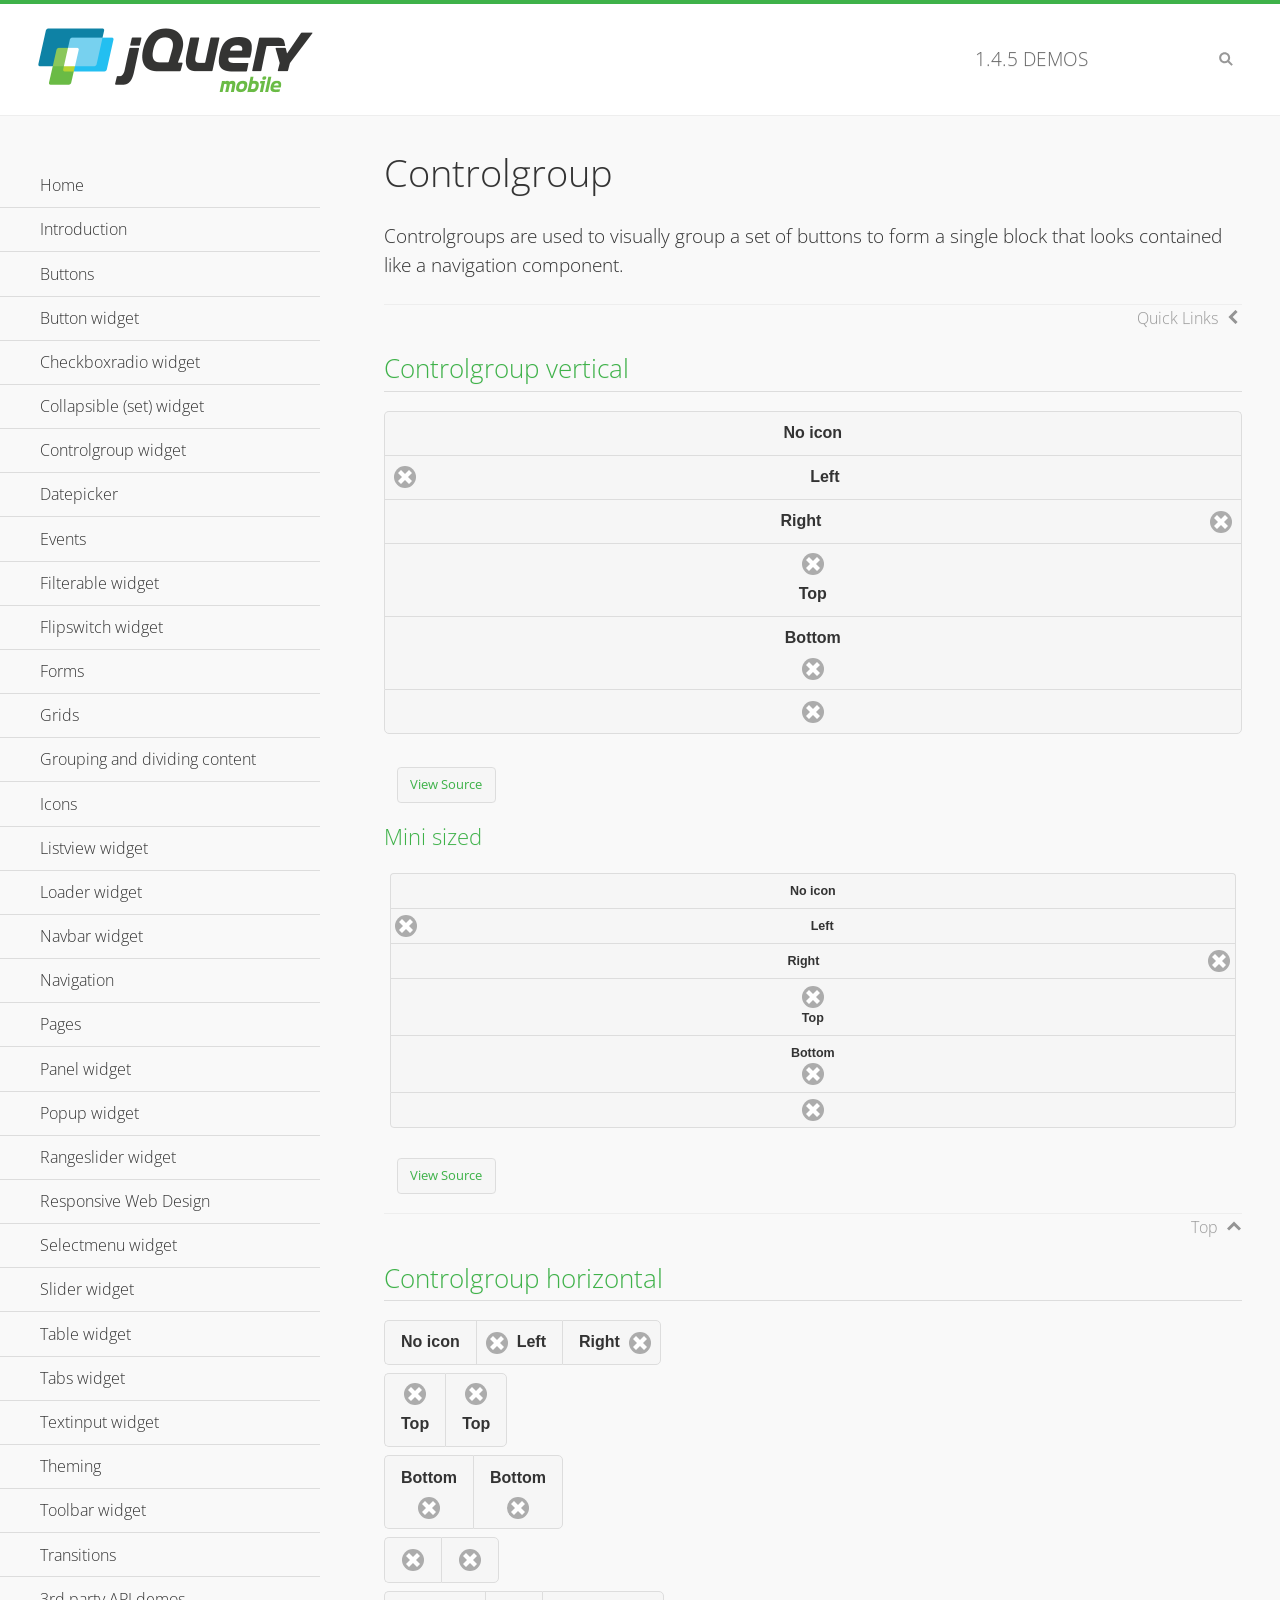
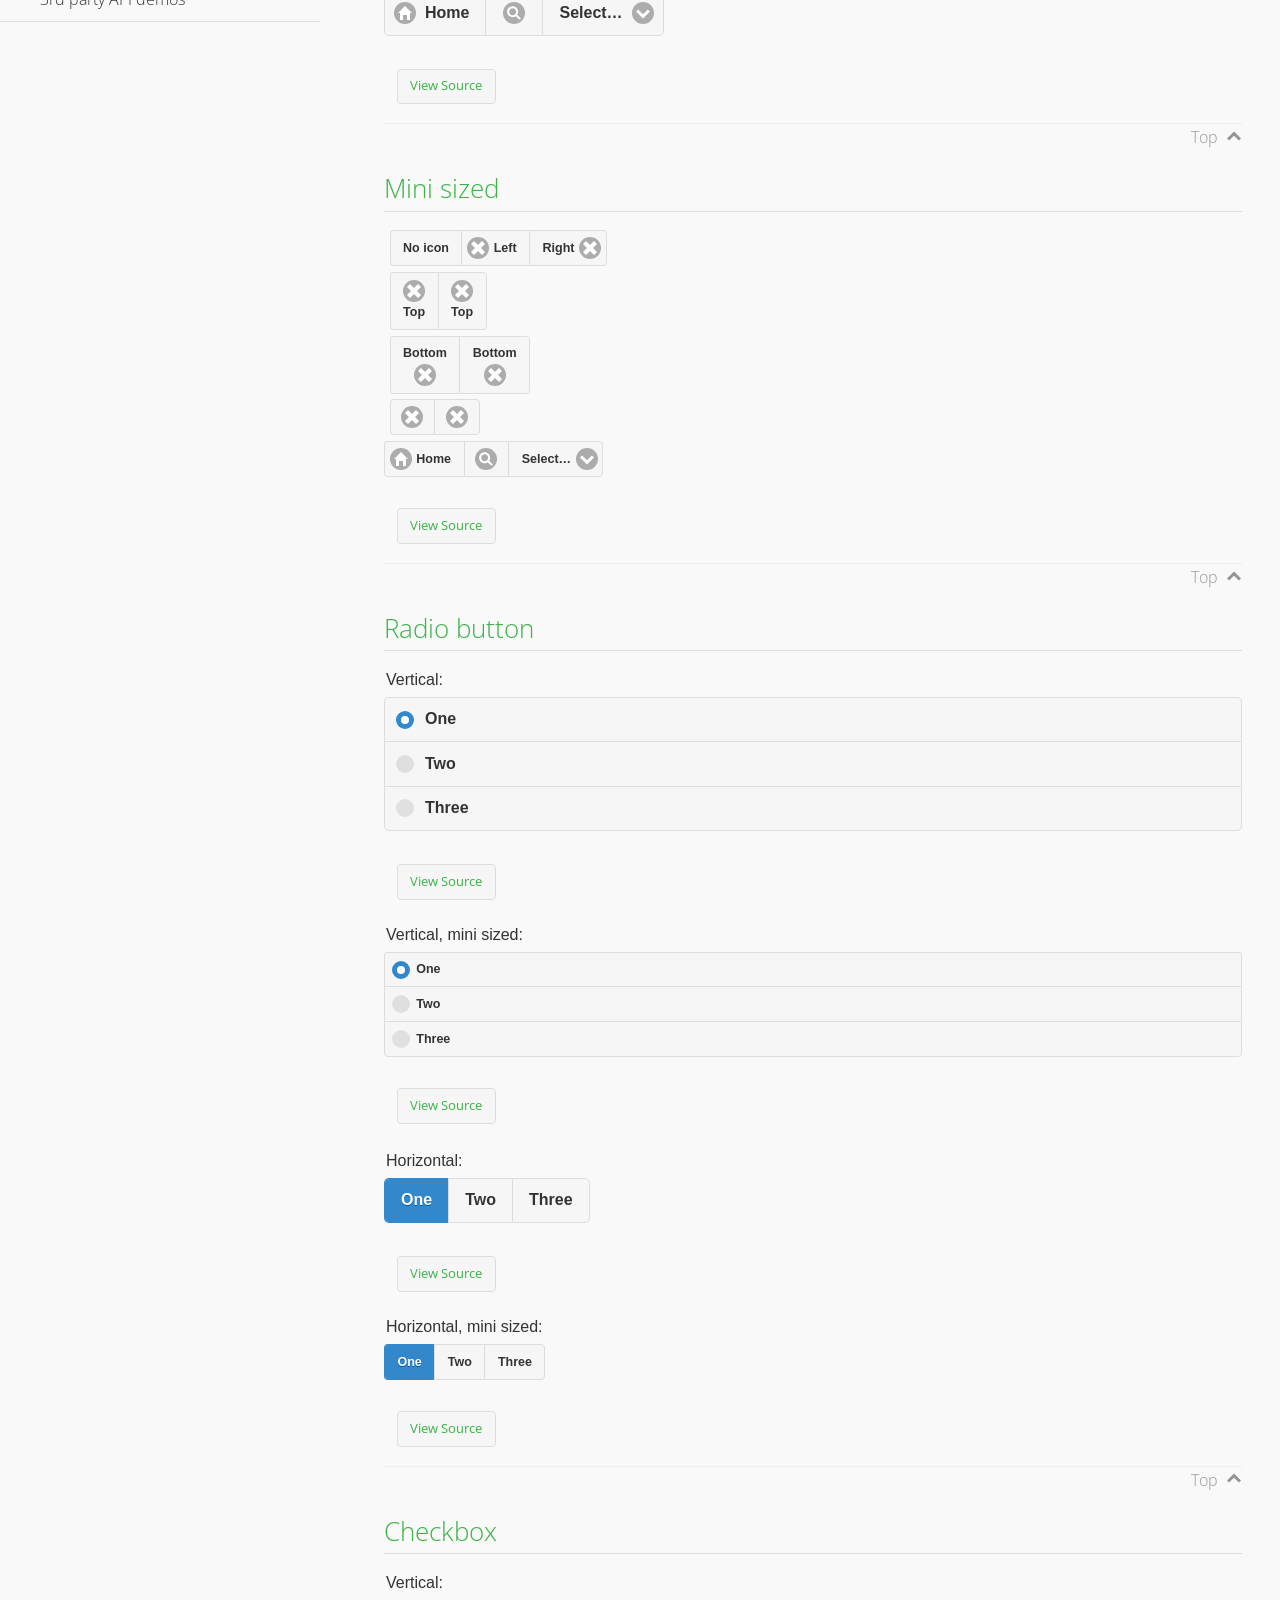
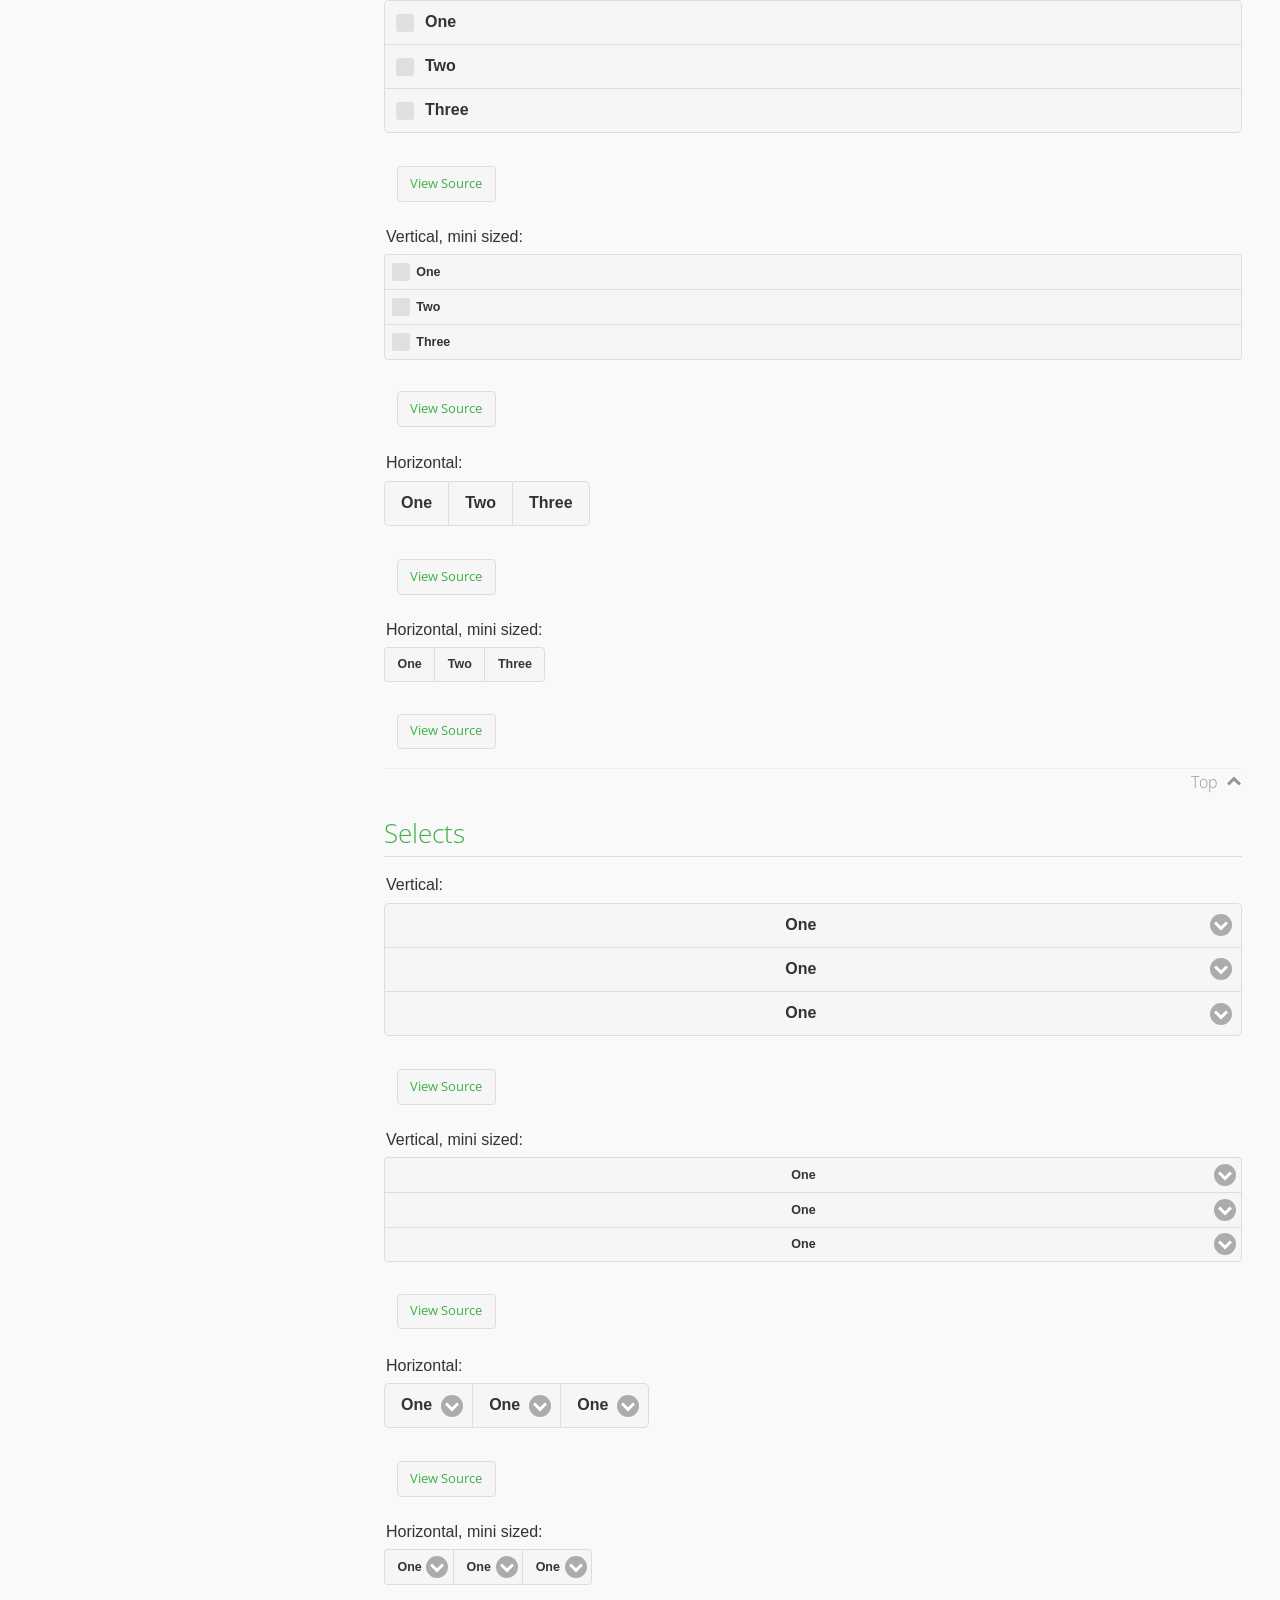
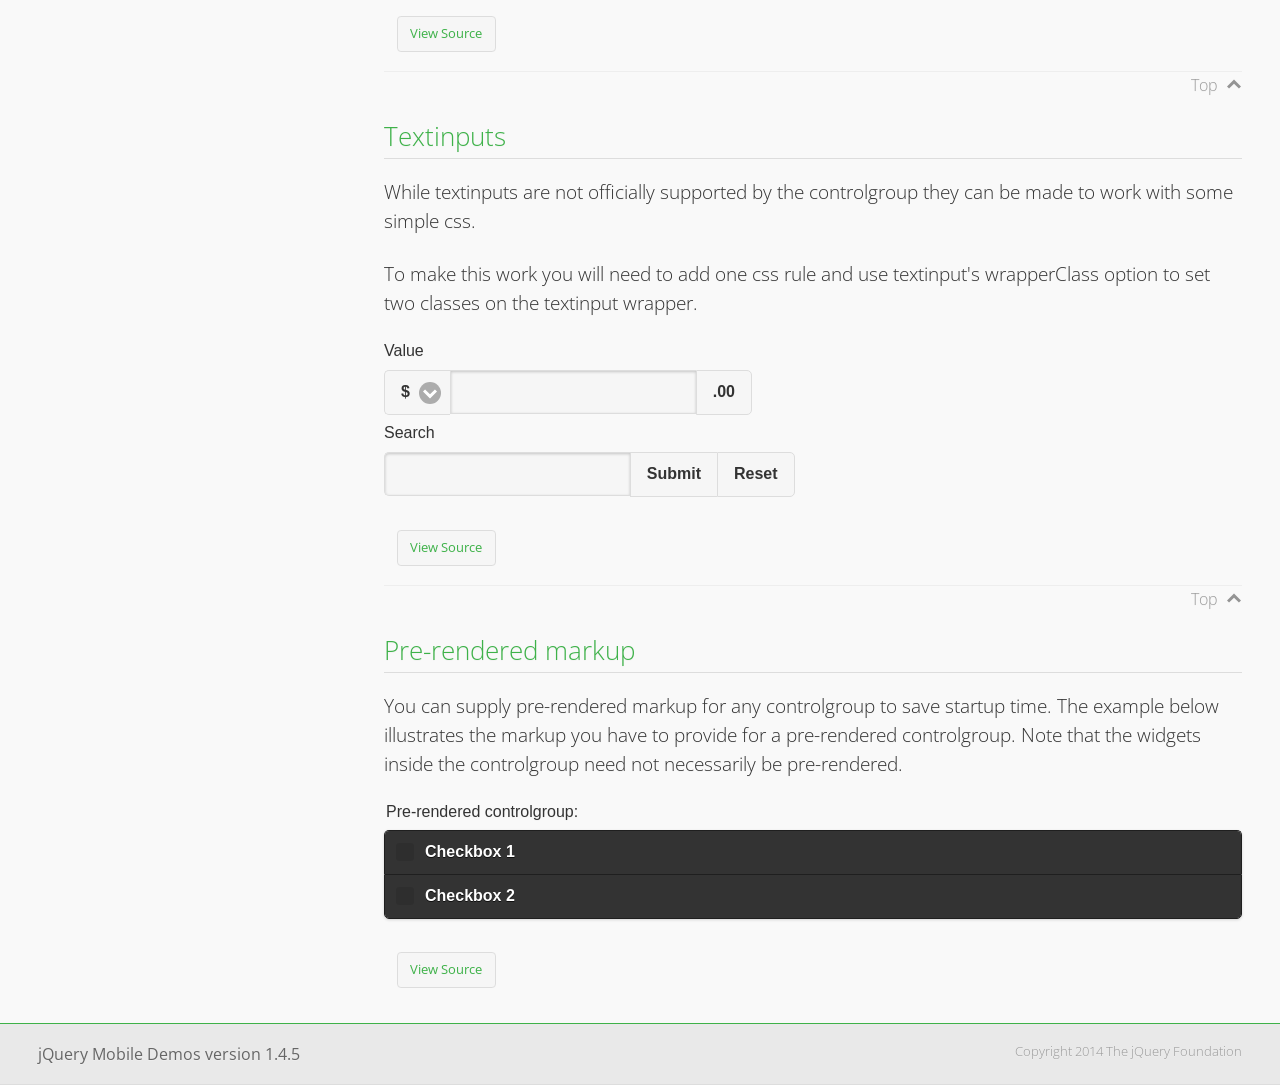
<file: mobile/demos/controlgroup/index.html>
<!DOCTYPE html>
<html>
<head>
	<meta charset="utf-8">
	<meta name="viewport" content="width=device-width, initial-scale=1">
	<title>Controlgroup - jQuery Mobile Demos</title>
	    <link rel="stylesheet" href="../css/themes/default/jquery.mobile-1.4.5.min.css">
	    <link rel="stylesheet" href="../_assets/css/jqm-demos.css">
	    <link rel="shortcut icon" href="../favicon.ico">
	    <link rel="stylesheet" href="http://fonts.googleapis.com/css?family=Open+Sans:300,400,700">
	    <script src="../js/jquery.js"></script>
	    <script src="../_assets/js/index.js"></script>
	    <script src="../js/jquery.mobile-1.4.5.min.js"></script>
	    <style>
	        #demo-borders .ui-collapsible .ui-collapsible-heading .ui-btn { border-top-width: 1px !important; }
	    </style>
	    <style id="textinput-controlgroup">
			.controlgroup-textinput{
				padding-top:.22em;
				padding-bottom:.22em;
			}
	    </style>
	</head>
	<body>
	<div data-role="page" class="jqm-demos" data-quicklinks="true">

	    <div data-role="header" class="jqm-header">
			<h2><a href="../" title="jQuery Mobile Demos home"><img src="../_assets/img/jquery-logo.png" alt="jQuery Mobile"></a></h2>
		<p><span class="jqm-version"></span> Demos</p>
	        <a href="#" class="jqm-navmenu-link ui-btn ui-btn-icon-notext ui-corner-all ui-icon-bars ui-nodisc-icon ui-alt-icon ui-btn-left">Menu</a>
	        <a href="#" class="jqm-search-link ui-btn ui-btn-icon-notext ui-corner-all ui-icon-search ui-nodisc-icon ui-alt-icon ui-btn-right">Search</a>
		    </div><!-- /header -->

	    <div role="main" class="ui-content jqm-content">

        <h1>Controlgroup</h1>

        <p>Controlgroups are used to visually group a set of buttons to form a single block that looks contained like a navigation component.
        </p>

		<h2>Controlgroup vertical</h2>

			<div data-demo-html="true">
				<div data-role="controlgroup">
					<a href="#" class="ui-btn ui-corner-all">No icon</a>
					<a href="#" class="ui-btn ui-corner-all ui-icon-delete ui-btn-icon-left">Left</a>
					<a href="#" class="ui-btn ui-corner-all ui-icon-delete ui-btn-icon-right">Right</a>
					<a href="#" class="ui-btn ui-corner-all ui-icon-delete ui-btn-icon-top">Top</a>
					<a href="#" class="ui-btn ui-corner-all ui-icon-delete ui-btn-icon-bottom">Bottom</a>
					<a href="#" class="ui-btn ui-corner-all ui-icon-delete ui-btn-icon-notext">Icon only</a>
				</div>
			</div><!--/demo-html -->

			<h3>Mini sized</h3>

			<div data-demo-html="true">
				<div data-role="controlgroup" data-mini="true">
					<a href="#" class="ui-btn ui-corner-all">No icon</a>
					<a href="#" class="ui-btn ui-corner-all ui-icon-delete ui-btn-icon-left">Left</a>
					<a href="#" class="ui-btn ui-corner-all ui-icon-delete ui-btn-icon-right">Right</a>
					<a href="#" class="ui-btn ui-corner-all ui-icon-delete ui-btn-icon-top">Top</a>
					<a href="#" class="ui-btn ui-corner-all ui-icon-delete ui-btn-icon-bottom">Bottom</a>
					<a href="#" class="ui-btn ui-corner-all ui-icon-delete ui-btn-icon-notext">Icon only</a>
				</div>
			</div><!--/demo-html -->

		<h2>Controlgroup horizontal</h2>

			<div data-demo-html="true">
				<div data-role="controlgroup" data-type="horizontal">
					<a href="#" class="ui-btn ui-corner-all">No icon</a>
					<a href="#" class="ui-btn ui-corner-all ui-icon-delete ui-btn-icon-left">Left</a>
					<a href="#" class="ui-btn ui-corner-all ui-icon-delete ui-btn-icon-right">Right</a>
				</div>
				<div data-role="controlgroup" data-type="horizontal">
					<a href="#" class="ui-btn ui-corner-all ui-icon-delete ui-btn-icon-top">Top</a>
					<a href="#" class="ui-btn ui-corner-all ui-icon-delete ui-btn-icon-top">Top</a>
				</div>
				<div data-role="controlgroup" data-type="horizontal">
					<a href="#" class="ui-btn ui-corner-all ui-icon-delete ui-btn-icon-bottom">Bottom</a>
					<a href="#" class="ui-btn ui-corner-all ui-icon-delete ui-btn-icon-bottom">Bottom</a>
				</div>
				<div data-role="controlgroup" data-type="horizontal">
					<a href="#" class="ui-btn ui-corner-all ui-icon-delete ui-btn-icon-notext">Icon only</a>
					<a href="#" class="ui-btn ui-corner-all ui-icon-delete ui-btn-icon-notext">Icon only</a>
				</div>
				<form>
					<fieldset data-role="controlgroup" data-type="horizontal">
						<button data-icon="home">Home</button>
						<button data-icon="search" data-iconpos="notext">Search</button>
						<label for="select-more-1a" class="ui-hidden-accessible">More</label>
						<select name="select-more-1a" id="select-more-1a">
							<option value="">Select&hellip;</option>
							<option value="#">One</option>
							<option value="#">Two</option>
							<option value="#">Three</option>
						</select>
					</fieldset>
				</form>
			</div><!--/demo-html -->

		<h2>Mini sized</h2>

			<div data-demo-html="true">
				<div data-role="controlgroup" data-type="horizontal" data-mini="true">
					<a href="#" class="ui-btn ui-corner-all">No icon</a>
					<a href="#" class="ui-btn ui-corner-all ui-icon-delete ui-btn-icon-left">Left</a>
					<a href="#" class="ui-btn ui-corner-all ui-icon-delete ui-btn-icon-right">Right</a>
				</div>
				<div data-role="controlgroup" data-type="horizontal" data-mini="true">
					<a href="#" class="ui-btn ui-corner-all ui-icon-delete ui-btn-icon-top">Top</a>
					<a href="#" class="ui-btn ui-corner-all ui-icon-delete ui-btn-icon-top">Top</a>
				</div>
				<div data-role="controlgroup" data-type="horizontal" data-mini="true">
					<a href="#" class="ui-btn ui-corner-all ui-icon-delete ui-btn-icon-bottom">Bottom</a>
					<a href="#" class="ui-btn ui-corner-all ui-icon-delete ui-btn-icon-bottom">Bottom</a>
				</div>
				<div data-role="controlgroup" data-type="horizontal" data-mini="true">
					<a href="#" class="ui-btn ui-corner-all ui-icon-delete ui-btn-icon-notext">Icon only</a>
					<a href="#" class="ui-btn ui-corner-all ui-icon-delete ui-btn-icon-notext">Icon only</a>
				</div>
				<form>
					<fieldset data-role="controlgroup" data-type="horizontal" data-mini="true">
						<button data-icon="home">Home</button>
						<button data-icon="search" data-iconpos="notext">Search</button>
						<label for="select-more-2a" class="ui-hidden-accessible">More</label>
						<select name="select-more-2a" id="select-more-2a">
							<option value="">Select&hellip;</option>
							<option value="#">One</option>
							<option value="#">Two</option>
							<option value="#">Three</option>
						</select>
					</fieldset>
				</form>
			</div><!--/demo-html -->

			<h2>Radio button</h2>

				<div data-demo-html="true">
					<form>
					<fieldset data-role="controlgroup">
						<legend>Vertical:</legend>
						<input type="radio" name="radio-choice-v-2" id="radio-choice-v-2a" value="on" checked="checked">
						<label for="radio-choice-v-2a">One</label>
						<input type="radio" name="radio-choice-v-2" id="radio-choice-v-2b" value="off">
						<label for="radio-choice-v-2b">Two</label>
						<input type="radio" name="radio-choice-v-2" id="radio-choice-v-2c" value="other">
						<label for="radio-choice-v-2c">Three</label>
					</fieldset>
					</form>
				</div><!--/demo-html -->

				<div data-demo-html="true">
					<form>
					<fieldset data-role="controlgroup" data-mini="true">
						<legend>Vertical, mini sized:</legend>
						<input type="radio" name="radio-choice-v-6" id="radio-choice-v-6a" value="on" checked="checked">
						<label for="radio-choice-v-6a">One</label>
						<input type="radio" name="radio-choice-v-6" id="radio-choice-v-6b" value="off">
						<label for="radio-choice-v-6b">Two</label>
						<input type="radio" name="radio-choice-v-6" id="radio-choice-v-6c" value="other">
						<label for="radio-choice-v-6c">Three</label>
					</fieldset>
					</form>
				</div><!--/demo-html -->

				<div data-demo-html="true">
					<form>
					<fieldset data-role="controlgroup" data-type="horizontal">
						<legend>Horizontal:</legend>
						<input type="radio" name="radio-choice-h-2" id="radio-choice-h-2a" value="on" checked="checked">
						<label for="radio-choice-h-2a">One</label>
						<input type="radio" name="radio-choice-h-2" id="radio-choice-h-2b" value="off">
						<label for="radio-choice-h-2b">Two</label>
						<input type="radio" name="radio-choice-h-2" id="radio-choice-h-2c" value="other">
						<label for="radio-choice-h-2c">Three</label>
					</fieldset>
					</form>
				</div><!--/demo-html -->

				<div data-demo-html="true">
					<form>
					<fieldset data-role="controlgroup" data-type="horizontal" data-mini="true">
						<legend>Horizontal, mini sized:</legend>
						<input type="radio" name="radio-choice-h-6" id="radio-choice-h-6a" value="on" checked="checked">
						<label for="radio-choice-h-6a">One</label>
						<input type="radio" name="radio-choice-h-6" id="radio-choice-h-6b" value="off">
						<label for="radio-choice-h-6b">Two</label>
						<input type="radio" name="radio-choice-h-6" id="radio-choice-h-6c" value="other">
						<label for="radio-choice-h-6c">Three</label>
					</fieldset>
					</form>
				</div><!--/demo-html -->

			<h2>Checkbox</h2>

				<div data-demo-html="true">
					<form>
					<fieldset data-role="controlgroup">
						<legend>Vertical:</legend>
						<input type="checkbox" name="checkbox-v-2a" id="checkbox-v-2a">
						<label for="checkbox-v-2a">One</label>
						<input type="checkbox" name="checkbox-v-2b" id="checkbox-v-2b">
						<label for="checkbox-v-2b">Two</label>
						<input type="checkbox" name="checkbox-v-2c" id="checkbox-v-2c">
						<label for="checkbox-v-2c">Three</label>
					</fieldset>
					</form>
				</div><!--/demo-html -->

				<div data-demo-html="true">
					<form>
					<fieldset data-role="controlgroup" data-mini="true">
						<legend>Vertical, mini sized:</legend>
						<input type="checkbox" name="checkbox-v-6a" id="checkbox-v-6a">
						<label for="checkbox-v-6a">One</label>
						<input type="checkbox" name="checkbox-v-6b" id="checkbox-v-6b">
						<label for="checkbox-v-6b">Two</label>
						<input type="checkbox" name="checkbox-v-6c" id="checkbox-v-6c">
						<label for="checkbox-v-6c">Three</label>
					</fieldset>
					</form>
				</div><!--/demo-html -->

				<div data-demo-html="true">
					<form>
					<fieldset data-role="controlgroup" data-type="horizontal">
						<legend>Horizontal:</legend>
						<input type="checkbox" name="checkbox-h-2a" id="checkbox-h-2a">
						<label for="checkbox-h-2a">One</label>
						<input type="checkbox" name="checkbox-h-2b" id="checkbox-h-2b">
						<label for="checkbox-h-2b">Two</label>
						<input type="checkbox" name="checkbox-h-2c" id="checkbox-h-2c">
						<label for="checkbox-h-2c">Three</label>
					</fieldset>
					</form>
				</div><!--/demo-html -->

				<div data-demo-html="true">
					<form>
					<fieldset data-role="controlgroup" data-type="horizontal" data-mini="true">
						<legend>Horizontal, mini sized:</legend>
						<input type="checkbox" name="checkbox-h-6a" id="checkbox-h-6a">
						<label for="checkbox-h-6a">One</label>
						<input type="checkbox" name="checkbox-h-6b" id="checkbox-h-6b">
						<label for="checkbox-h-6b">Two</label>
						<input type="checkbox" name="checkbox-h-6c" id="checkbox-h-6c">
						<label for="checkbox-h-6c">Three</label>
					</fieldset>
					</form>
				</div><!--/demo-html -->

			<h2>Selects</h2>

				<div data-demo-html="true">
					<form>
					<fieldset data-role="controlgroup">
						<legend>Vertical:</legend>
						<label for="select-v-2a">Select A</label>
						<select name="select-v-2a" id="select-v-2a">
							<option value="#">One</option>
							<option value="#">Two</option>
							<option value="#">Three</option>
						</select>
						<label for="select-v-2b">Select B</label>
						<select name="select-v-2b" id="select-v-2b">
							<option value="#">One</option>
							<option value="#">Two</option>
							<option value="#">Three</option>
						</select>
						<label for="select-v-2c">Select C</label>
						<select name="select-v-2c" id="select-v-2c">
							<option value="#">One</option>
							<option value="#">Two</option>
							<option value="#">Three</option>
						</select>
					</fieldset>
					</form>
				</div><!--/demo-html -->

				<div data-demo-html="true">
					<form>
					<fieldset data-role="controlgroup" data-mini="true">
						<legend>Vertical, mini sized:</legend>
						<label for="select-v-6a">Select A</label>
						<select name="select-v-6a" id="select-v-6a">
							<option value="#">One</option>
							<option value="#">Two</option>
							<option value="#">Three</option>
						</select>
						<label for="select-v-6b">Select B</label>
						<select name="select-v-6b" id="select-v-6b">
							<option value="#">One</option>
							<option value="#">Two</option>
							<option value="#">Three</option>
						</select>
						<label for="select-v-6c">Select C</label>
						<select name="select-v-6c" id="select-v-6c">
							<option value="#">One</option>
							<option value="#">Two</option>
							<option value="#">Three</option>
						</select>
					</fieldset>
					</form>
				</div><!--/demo-html -->

				<div data-demo-html="true">
					<form>
					<fieldset data-role="controlgroup" data-type="horizontal">
						<legend>Horizontal:</legend>
						<label for="select-h-2a">Select A</label>
						<select name="select-h-2a" id="select-h-2a">
							<option value="#">One</option>
							<option value="#">Two</option>
							<option value="#">Three</option>
						</select>
						<label for="select-h-2b">Select B</label>
						<select name="select-h-2b" id="select-h-2b">
							<option value="#">One</option>
							<option value="#">Two</option>
							<option value="#">Three</option>
						</select>
						<label for="select-h-2c">Select C</label>
						<select name="select-h-2c" id="select-h-2c">
							<option value="#">One</option>
							<option value="#">Two</option>
							<option value="#">Three</option>
						</select>
					</fieldset>
					</form>
				</div><!--/demo-html -->

				<div data-demo-html="true">
					<form>
					<fieldset data-role="controlgroup" data-type="horizontal" data-mini="true">
						<legend>Horizontal, mini sized:</legend>
						<label for="select-h-6a">Select A</label>
						<select name="select-h-6a" id="select-h-6a">
							<option value="#">One</option>
							<option value="#">Two</option>
							<option value="#">Three</option>
						</select>
						<label for="select-h-6b">Select B</label>
						<select name="select-h-6b" id="select-h-6b">
							<option value="#">One</option>
							<option value="#">Two</option>
							<option value="#">Three</option>
						</select>
						<label for="select-h-6c">Select C</label>
						<select name="select-h-6c" id="select-h-6c">
							<option value="#">One</option>
							<option value="#">Two</option>
							<option value="#">Three</option>
						</select>
					</fieldset>
					</form>
				</div><!--/demo-html -->

				<h2>Textinputs</h2>
				<p>While textinputs are not officially supported by the controlgroup they can be made to work with some simple css.</p>
				<p>To make this work you will need to add one css rule and use textinput's wrapperClass option to set two classes on the textinput wrapper.</p>
				<div data-demo-html="true" data-demo-css="#textinput-controlgroup">
					<label for="currency-controlgroup">Value</label>
					<div data-role="controlgroup" data-type="horizontal">
						<select>
							<option>$</option>
							<option>€</option>
							<option>£</option>
							<option>¥</option>
							<option>₩</option>
							<option>₹</option>
						</select>
						<input id="currency-controlgroup" type="text" data-wrapper-class="controlgroup-textinput ui-btn">
						<button>.00</button>
					</div>
					<label for="search-control-group">Search</label>
					<div data-role="controlgroup" data-type="horizontal">
						<input type="text" id="search-control-group" data-wrapper-class="controlgroup-textinput ui-btn">
						<button>Submit</button>
						<button>Reset</button>
					</div>
				</div>

		<h2>Pre-rendered markup</h2>
		<p>You can supply pre-rendered markup for any controlgroup to save startup time. The example below illustrates the markup you have to provide for a pre-rendered controlgroup. Note that the widgets inside the controlgroup need not necessarily be pre-rendered.</p>
		<div data-demo-html="true">
			<div data-role="controlgroup" data-enhanced="true" class="ui-controlgroup ui-controlgroup-vertical ui-group-theme-b ui-corner-all">
				<div role="heading" class="ui-controlgroup-label">
					<legend>Pre-rendered controlgroup:</legend>
				</div>
				<div class="ui-controlgroup-controls ui-shadow">
					<label for="pre-rendered-cb-1" class="ui-first-child">Checkbox 1</label>
					<input type="checkbox" id="pre-rendered-cb-1" name="pre-rendered-cb-1" value="1">
					<label for="pre-rendered-cb-2" class="ui-last-child">Checkbox 2</label>
					<input type="checkbox" id="pre-rendered-cb-2" name="pre-rendered-cb-2" value="2">
				</div>
			</div>
		</div>

	</div><!-- /content -->
	    <div data-role="panel" class="jqm-navmenu-panel" data-position="left" data-display="overlay" data-theme="a">
	    	<ul class="jqm-list ui-alt-icon ui-nodisc-icon">
<li data-filtertext="demos homepage" data-icon="home"><a href=".././">Home</a></li>
<li data-filtertext="introduction overview getting started"><a href="../intro/" data-ajax="false">Introduction</a></li>
<li data-filtertext="buttons button markup buttonmarkup method anchor link button element"><a href="../button-markup/" data-ajax="false">Buttons</a></li>
<li data-filtertext="form button widget input button submit reset"><a href="../button/" data-ajax="false">Button widget</a></li>
<li data-role="collapsible" data-enhanced="true" data-collapsed-icon="carat-d" data-expanded-icon="carat-u" data-iconpos="right" data-inset="false" class="ui-collapsible ui-collapsible-themed-content ui-collapsible-collapsed">
	<h3 class="ui-collapsible-heading ui-collapsible-heading-collapsed">
		<a href="#" class="ui-collapsible-heading-toggle ui-btn ui-btn-icon-right ui-btn-inherit ui-icon-carat-d">
		    Checkboxradio widget<span class="ui-collapsible-heading-status"> click to expand contents</span>
		</a>
	</h3>
	<div class="ui-collapsible-content ui-body-inherit ui-collapsible-content-collapsed" aria-hidden="true">
		<ul>
			<li data-filtertext="form checkboxradio widget checkbox input checkboxes controlgroups"><a href="../checkboxradio-checkbox/" data-ajax="false">Checkboxes</a></li>
			<li data-filtertext="form checkboxradio widget radio input radio buttons controlgroups"><a href="../checkboxradio-radio/" data-ajax="false">Radio buttons</a></li>
		</ul>
	</div>
</li>
<li data-role="collapsible" data-enhanced="true" data-collapsed-icon="carat-d" data-expanded-icon="carat-u" data-iconpos="right" data-inset="false" class="ui-collapsible ui-collapsible-themed-content ui-collapsible-collapsed">
	<h3 class="ui-collapsible-heading ui-collapsible-heading-collapsed">
		<a href="#" class="ui-collapsible-heading-toggle ui-btn ui-btn-icon-right ui-btn-inherit ui-icon-carat-d">
			Collapsible (set) widget<span class="ui-collapsible-heading-status"> click to expand contents</span>
		</a>
	</h3>
	<div class="ui-collapsible-content ui-body-inherit ui-collapsible-content-collapsed" aria-hidden="true">
		<ul>
			<li data-filtertext="collapsibles content formatting"><a href="../collapsible/" data-ajax="false">Collapsible</a></li>
			<li data-filtertext="dynamic collapsible set accordion append expand"><a href="../collapsible-dynamic/" data-ajax="false">Dynamic collapsibles</a></li>
			<li data-filtertext="accordions collapsible set widget content formatting grouped collapsibles"><a href="../collapsibleset/" data-ajax="false">Collapsible set</a></li>
		</ul>
	</div>
</li>
<li data-role="collapsible" data-enhanced="true" data-collapsed-icon="carat-d" data-expanded-icon="carat-u" data-iconpos="right" data-inset="false" class="ui-collapsible ui-collapsible-themed-content ui-collapsible-collapsed">
	<h3 class="ui-collapsible-heading ui-collapsible-heading-collapsed">
		<a href="#" class="ui-collapsible-heading-toggle ui-btn ui-btn-icon-right ui-btn-inherit ui-icon-carat-d">
			Controlgroup widget<span class="ui-collapsible-heading-status"> click to expand contents</span>
		</a>
	</h3>
	<div class="ui-collapsible-content ui-body-inherit ui-collapsible-content-collapsed" aria-hidden="true">
		<ul>
			<li data-filtertext="controlgroups selectmenu checkboxradio input grouped buttons horizontal vertical"><a href="../controlgroup/" data-ajax="false">Controlgroup</a></li>
			<li data-filtertext="dynamic controlgroup dynamically add buttons"><a href="../controlgroup-dynamic/" data-ajax="false">Dynamic controlgroups</a></li>
		</ul>
	</div>
</li>
<li data-filtertext="form datepicker widget date input"><a href="../datepicker/" data-ajax="false">Datepicker</a></li>
<li data-role="collapsible" data-enhanced="true" data-collapsed-icon="carat-d" data-expanded-icon="carat-u" data-iconpos="right" data-inset="false" class="ui-collapsible ui-collapsible-themed-content ui-collapsible-collapsed">
	<h3 class="ui-collapsible-heading ui-collapsible-heading-collapsed">
		<a href="#" class="ui-collapsible-heading-toggle ui-btn ui-btn-icon-right ui-btn-inherit ui-icon-carat-d">
			Events<span class="ui-collapsible-heading-status"> click to expand contents</span>
		</a>
	</h3>
	<div class="ui-collapsible-content ui-body-inherit ui-collapsible-content-collapsed" aria-hidden="true">
		<ul>
			<li data-filtertext="swipe to delete list items listviews swipe events"><a href="../swipe-list/" data-ajax="false">Swipe list items</a></li>
			<li data-filtertext="swipe to navigate swipe page navigation swipe events"><a href="../swipe-page/" data-ajax="false">Swipe page navigation</a></li>
		</ul>
	</div>
</li>
<li data-filtertext="filterable filter elements sorting searching listview table"><a href="../filterable/" data-ajax="false">Filterable widget</a></li>
<li data-filtertext="form flipswitch widget flip toggle switch binary select checkbox input"><a href="../flipswitch/" data-ajax="false">Flipswitch widget</a></li>
<li data-role="collapsible" data-enhanced="true" data-collapsed-icon="carat-d" data-expanded-icon="carat-u" data-iconpos="right" data-inset="false" class="ui-collapsible ui-collapsible-themed-content ui-collapsible-collapsed">
	<h3 class="ui-collapsible-heading ui-collapsible-heading-collapsed">
		<a href="#" class="ui-collapsible-heading-toggle ui-btn ui-btn-icon-right ui-btn-inherit ui-icon-carat-d">
			Forms<span class="ui-collapsible-heading-status"> click to expand contents</span>
		</a>
	</h3>
	<div class="ui-collapsible-content ui-body-inherit ui-collapsible-content-collapsed" aria-hidden="true">
		<ul>
			<li data-filtertext="forms text checkbox radio range button submit reset inputs selects textarea slider flipswitch label form elements"><a href="../forms/" data-ajax="false">Forms</a></li>
			<li data-filtertext="form hide labels hidden accessible ui-hidden-accessible forms"><a href="../forms-label-hidden-accessible/" data-ajax="false">Hide labels</a></li>
			<li data-filtertext="form field containers fieldcontain ui-field-contain forms"><a href="../forms-field-contain/" data-ajax="false">Field containers</a></li>
			<li data-filtertext="forms disabled form elements"><a href="../forms-disabled/" data-ajax="false">Forms disabled</a></li>
			<li data-filtertext="forms gallery examples overview forms text checkbox radio range button submit reset inputs selects textarea slider flipswitch label form elements"><a href="../forms-gallery/" data-ajax="false">Forms gallery</a></li>
		</ul>
	</div>
</li>
<li data-role="collapsible" data-enhanced="true" data-collapsed-icon="carat-d" data-expanded-icon="carat-u" data-iconpos="right" data-inset="false" class="ui-collapsible ui-collapsible-themed-content ui-collapsible-collapsed">
	<h3 class="ui-collapsible-heading ui-collapsible-heading-collapsed">
		<a href="#" class="ui-collapsible-heading-toggle ui-btn ui-btn-icon-right ui-btn-inherit ui-icon-carat-d">
			Grids<span class="ui-collapsible-heading-status"> click to expand contents</span>
		</a>
	</h3>
	<div class="ui-collapsible-content ui-body-inherit ui-collapsible-content-collapsed" aria-hidden="true">
		<ul>
			<li data-filtertext="grids columns blocks content formatting rwd responsive css framework"><a href="../grids/" data-ajax="false">Grids</a></li>
			<li data-filtertext="buttons in grids css framework"><a href="../grids-buttons/" data-ajax="false">Buttons in grids</a></li>
			<li data-filtertext="custom responsive grids rwd css framework"><a href="../grids-custom-responsive/" data-ajax="false">Custom responsive grids</a></li>
		</ul>
	</div>
</li>
<li data-filtertext="blocks content formatting sections heading"><a href="../body-bar-classes/" data-ajax="false">Grouping and dividing content</a></li>
<li data-role="collapsible" data-enhanced="true" data-collapsed-icon="carat-d" data-expanded-icon="carat-u" data-iconpos="right" data-inset="false" class="ui-collapsible ui-collapsible-themed-content ui-collapsible-collapsed">
	<h3 class="ui-collapsible-heading ui-collapsible-heading-collapsed">
		<a href="#" class="ui-collapsible-heading-toggle ui-btn ui-btn-icon-right ui-btn-inherit ui-icon-carat-d">
			Icons<span class="ui-collapsible-heading-status"> click to expand contents</span>
		</a>
	</h3>
	<div class="ui-collapsible-content ui-body-inherit ui-collapsible-content-collapsed" aria-hidden="true">
		<ul>
			<li data-filtertext="button icons svg disc alt custom icon position"><a href="../icons/" data-ajax="false">Icons</a></li>
			<li data-filtertext=""><a href="../icons-grunticon/" data-ajax="false">Grunticon loader</a></li>
		</ul>
	</div>
</li>
<li data-role="collapsible" data-enhanced="true" data-collapsed-icon="carat-d" data-expanded-icon="carat-u" data-iconpos="right" data-inset="false" class="ui-collapsible ui-collapsible-themed-content ui-collapsible-collapsed">
	<h3 class="ui-collapsible-heading ui-collapsible-heading-collapsed">
		<a href="#" class="ui-collapsible-heading-toggle ui-btn ui-btn-icon-right ui-btn-inherit ui-icon-carat-d">
			Listview widget<span class="ui-collapsible-heading-status"> click to expand contents</span>
		</a>
	</h3>
	<div class="ui-collapsible-content ui-body-inherit ui-collapsible-content-collapsed" aria-hidden="true">
		<ul>
			<li data-filtertext="listview widget thumbnails icons nested split button collapsible ul ol"><a href="../listview/" data-ajax="false">Listview</a></li>
			<li data-filtertext="autocomplete filterable reveal listview filtertextbeforefilter placeholder"><a href="../listview-autocomplete/" data-ajax="false">Listview autocomplete</a></li>
			<li data-filtertext="autocomplete filterable reveal listview remote data filtertextbeforefilter placeholder"><a href="../listview-autocomplete-remote/" data-ajax="false">Listview autocomplete remote data</a></li>
			<li data-filtertext="autodividers anchor jump scroll linkbars listview lists ul ol"><a href="../listview-autodividers-linkbar/" data-ajax="false">Listview autodividers linkbar</a></li>
			<li data-filtertext="listview autodividers selector autodividersselector lists ul ol"><a href="../listview-autodividers-selector/" data-ajax="false">Listview autodividers selector</a></li>
			<li data-filtertext="listview nested list items"><a href="../listview-nested-lists/" data-ajax="false">Nested Listviews</a></li>
			<li data-filtertext="listview collapsible list items flat"><a href="../listview-collapsible-item-flat/" data-ajax="false">Listview collapsible list items (flat)</a></li>
			<li data-filtertext="listview collapsible list indented"><a href="../listview-collapsible-item-indented/" data-ajax="false">Listview collapsible list items (indented)</a></li>
			<li data-filtertext="grid listview responsive grids responsive listviews lists ul"><a href="../listview-grid/" data-ajax="false">Listview responsive grid</a></li>
		</ul>
	</div>
</li>
<li data-filtertext="loader widget page loading navigation overlay spinner"><a href="../loader/" data-ajax="false">Loader widget</a></li>
<li data-filtertext="navbar widget navmenu toolbars header footer"><a href="../navbar/" data-ajax="false">Navbar widget</a></li>
<li data-role="collapsible" data-enhanced="true" data-collapsed-icon="carat-d" data-expanded-icon="carat-u" data-iconpos="right" data-inset="false" class="ui-collapsible ui-collapsible-themed-content ui-collapsible-collapsed">
	<h3 class="ui-collapsible-heading ui-collapsible-heading-collapsed">
		<a href="#" class="ui-collapsible-heading-toggle ui-btn ui-btn-icon-right ui-btn-inherit ui-icon-carat-d">
			Navigation<span class="ui-collapsible-heading-status"> click to expand contents</span>
		</a>
	</h3>
	<div class="ui-collapsible-content ui-body-inherit ui-collapsible-content-collapsed" aria-hidden="true">
		<ul>
			<li data-filtertext="ajax navigation navigate widget history event method"><a href="../navigation/" data-ajax="false">Navigation</a></li>
			<li data-filtertext="linking pages page links navigation ajax prefetch cache"><a href="../navigation-linking-pages/" data-ajax="false">Linking pages</a></li>
			<!-- <li data-filtertext="php redirect server redirection server-side navigation"><a href="../navigation-php-redirect/" data-ajax="false">PHP redirect demo</a></li>-->
			<li data-filtertext="navigation redirection hash query"><a href="../navigation-hash-processing/" data-ajax="false">Hash processing demo</a></li>
			<li data-filtertext="navigation redirection hash query"><a href="../page-events/" data-ajax="false">Page Navigation Events</a></li>
		</ul>
	</div>
</li>
<li data-role="collapsible" data-enhanced="true" data-collapsed-icon="carat-d" data-expanded-icon="carat-u" data-iconpos="right" data-inset="false" class="ui-collapsible ui-collapsible-themed-content ui-collapsible-collapsed">
	<h3 class="ui-collapsible-heading ui-collapsible-heading-collapsed">
		<a href="#" class="ui-collapsible-heading-toggle ui-btn ui-btn-icon-right ui-btn-inherit ui-icon-carat-d">
			Pages<span class="ui-collapsible-heading-status"> click to expand contents</span>
		</a>
	</h3>
	<div class="ui-collapsible-content ui-body-inherit ui-collapsible-content-collapsed" aria-hidden="true">
		<ul>
			<li data-filtertext="pages page widget ajax navigation"><a href="../pages/" data-ajax="false">Pages</a></li>
			<li data-filtertext="single page"><a href="../pages-single-page/" data-ajax="false">Single page</a></li>
			<li data-filtertext="multipage multi-page page"><a href="../pages-multi-page/" data-ajax="false">Multi-page template</a></li>
			<li data-filtertext="dialog page widget modal popup"><a href="../pages-dialog/" data-ajax="false">Dialog page</a></li>
		</ul>
	</div>
</li>
<li data-role="collapsible" data-enhanced="true" data-collapsed-icon="carat-d" data-expanded-icon="carat-u" data-iconpos="right" data-inset="false" class="ui-collapsible ui-collapsible-themed-content ui-collapsible-collapsed">
	<h3 class="ui-collapsible-heading ui-collapsible-heading-collapsed">
		<a href="#" class="ui-collapsible-heading-toggle ui-btn ui-btn-icon-right ui-btn-inherit ui-icon-carat-d">
			Panel widget<span class="ui-collapsible-heading-status"> click to expand contents</span>
		</a>
	</h3>
	<div class="ui-collapsible-content ui-body-inherit ui-collapsible-content-collapsed" aria-hidden="true">
		<ul>
			<li data-filtertext="panel widget sliding panels reveal push overlay responsive"><a href="../panel/" data-ajax="false">Panel</a></li>
			<li data-filtertext=""><a href="../panel-external/" data-ajax="false">External panels</a></li>
			<li data-filtertext="panel "><a href="../panel-fixed/" data-ajax="false">Fixed panels</a></li>
			<li data-filtertext="panel slide panels sliding panels shadow rwd responsive breakpoint"><a href="../panel-responsive/" data-ajax="false">Panels responsive</a></li>
			<li data-filtertext="panel custom style custom panel width reveal shadow listview panel styling page background wrapper"><a href="../panel-styling/" data-ajax="false">Custom panel style</a></li>
			<li data-filtertext="panel open on swipe"><a href="../panel-swipe-open/" data-ajax="false">Panel open on swipe</a></li>
			<li data-filtertext="panels outside page internal external toolbars"><a href="../panel-external-internal/" data-ajax="false">Panel external and internal</a></li>
		</ul>
	</div>
</li>
<li data-role="collapsible" data-enhanced="true" data-collapsed-icon="carat-d" data-expanded-icon="carat-u" data-iconpos="right" data-inset="false" class="ui-collapsible ui-collapsible-themed-content ui-collapsible-collapsed">
	<h3 class="ui-collapsible-heading ui-collapsible-heading-collapsed">
		<a href="#" class="ui-collapsible-heading-toggle ui-btn ui-btn-icon-right ui-btn-inherit ui-icon-carat-d">
			Popup widget<span class="ui-collapsible-heading-status"> click to expand contents</span>
		</a>
	</h3>
	<div class="ui-collapsible-content ui-body-inherit ui-collapsible-content-collapsed" aria-hidden="true">
		<ul>
			<li data-filtertext="popup widget popups dialog modal transition tooltip lightbox form overlay screen flip pop fade transition"><a href="../popup/" data-ajax="false">Popup</a></li>
			<li data-filtertext="popup alignment position"><a href="../popup-alignment/" data-ajax="false">Popup alignment</a></li>
			<li data-filtertext="popup arrow size popups popover"><a href="../popup-arrow-size/" data-ajax="false">Popup arrow size</a></li>
			<li data-filtertext="dynamic popups popup images lightbox"><a href="../popup-dynamic/" data-ajax="false">Dynamic popups</a></li>
			<li data-filtertext="popups with iframes scaling"><a href="../popup-iframe/" data-ajax="false">Popups with iframes</a></li>
			<li data-filtertext="popup image scaling"><a href="../popup-image-scaling/" data-ajax="false">Popup image scaling</a></li>
			<li data-filtertext="external popup outside multi-page"><a href="../popup-outside-multipage/" data-ajax="false">Popup outside multi-page</a></li>
		</ul>
	</div>
</li>
<li data-filtertext="form rangeslider widget dual sliders dual handle sliders range input"><a href="../rangeslider/" data-ajax="false">Rangeslider widget</a></li>
<li data-filtertext="responsive web design rwd adaptive progressive enhancement PE accessible mobile breakpoints media query media queries"><a href="../rwd/" data-ajax="false">Responsive Web Design</a></li>
<li data-role="collapsible" data-enhanced="true" data-collapsed-icon="carat-d" data-expanded-icon="carat-u" data-iconpos="right" data-inset="false" class="ui-collapsible ui-collapsible-themed-content ui-collapsible-collapsed">
	<h3 class="ui-collapsible-heading ui-collapsible-heading-collapsed">
		<a href="#" class="ui-collapsible-heading-toggle ui-btn ui-btn-icon-right ui-btn-inherit ui-icon-carat-d">
			Selectmenu widget<span class="ui-collapsible-heading-status"> click to expand contents</span>
		</a>
	</h3>
	<div class="ui-collapsible-content ui-body-inherit ui-collapsible-content-collapsed" aria-hidden="true">
		<ul>
			<li data-filtertext="form selectmenu widget select input custom select menu selects"><a href="../selectmenu/" data-ajax="false">Selectmenu</a></li>
			<li data-filtertext="form custom select menu selectmenu widget custom menu option optgroup multiple selects"><a href="../selectmenu-custom/" data-ajax="false">Custom select menu</a></li>
			<li data-filtertext="filterable select filter popup dialog"><a href="../selectmenu-custom-filter/" data-ajax="false">Custom select menu with filter</a></li>
		</ul>
	</div>
</li>
<li data-role="collapsible" data-enhanced="true" data-collapsed-icon="carat-d" data-expanded-icon="carat-u" data-iconpos="right" data-inset="false" class="ui-collapsible ui-collapsible-themed-content ui-collapsible-collapsed">
	<h3 class="ui-collapsible-heading ui-collapsible-heading-collapsed">
		<a href="#" class="ui-collapsible-heading-toggle ui-btn ui-btn-icon-right ui-btn-inherit ui-icon-carat-d">
			Slider widget<span class="ui-collapsible-heading-status"> click to expand contents</span>
		</a>
	</h3>
	<div class="ui-collapsible-content ui-body-inherit ui-collapsible-content-collapsed" aria-hidden="true">
		<ul>
			<li data-filtertext="form slider widget range input single sliders"><a href="../slider/" data-ajax="false">Slider</a></li>
			<li data-filtertext="form slider widget flipswitch slider binary select flip toggle switch"><a href="../slider-flipswitch/" data-ajax="false">Slider flip toggle switch</a></li>
			<li data-filtertext="form slider tooltip handle value input range sliders"><a href="../slider-tooltip/" data-ajax="false">Slider tooltip</a></li>
		</ul>
	</div>
</li>
<li data-role="collapsible" data-enhanced="true" data-collapsed-icon="carat-d" data-expanded-icon="carat-u" data-iconpos="right" data-inset="false" class="ui-collapsible ui-collapsible-themed-content ui-collapsible-collapsed">
	<h3 class="ui-collapsible-heading ui-collapsible-heading-collapsed">
		<a href="#" class="ui-collapsible-heading-toggle ui-btn ui-btn-icon-right ui-btn-inherit ui-icon-carat-d">
			Table widget<span class="ui-collapsible-heading-status"> click to expand contents</span>
		</a>
	</h3>
	<div class="ui-collapsible-content ui-body-inherit ui-collapsible-content-collapsed" aria-hidden="true">
		<ul>
			<li data-filtertext="table widget reflow column toggle th td responsive tables rwd hide show tabular"><a href="../table-column-toggle/" data-ajax="false">Table Column Toggle</a></li>
			<li data-filtertext="table column toggle phone comparison demo"><a href="../table-column-toggle-example/" data-ajax="false">Table Column Toggle demo</a></li>
			<li data-filtertext="responsive tables table column toggle heading groups rwd breakpoint"><a href="../table-column-toggle-heading-groups/" data-ajax="false">Table Column Toggle heading groups</a></li>
			<li data-filtertext="responsive tables table column toggle hide rwd breakpoint customization options"><a href="../table-column-toggle-options/" data-ajax="false">Table Column Toggle options</a></li>
			<li data-filtertext="table reflow th td responsive rwd columns tabular"><a href="../table-reflow/" data-ajax="false">Table Reflow</a></li>
			<li data-filtertext="responsive tables table reflow heading groups rwd breakpoint"><a href="../table-reflow-heading-groups/" data-ajax="false">Table Reflow heading groups</a></li>
			<li data-filtertext="responsive tables table reflow stripes strokes table style"><a href="../table-reflow-stripes-strokes/" data-ajax="false">Table Reflow stripes and strokes</a></li>
			<li data-filtertext="responsive tables table reflow stack custom styles"><a href="../table-reflow-styling/" data-ajax="false">Table Reflow custom styles</a></li>
		</ul>
	</div>
</li>
<li data-filtertext="ui tabs widget"><a href="../tabs/" data-ajax="false">Tabs widget</a></li>
<li data-filtertext="form textinput widget text input textarea number date time tel email file color password"><a href="../textinput/" data-ajax="false">Textinput widget</a></li>
<li data-role="collapsible" data-enhanced="true" data-collapsed-icon="carat-d" data-expanded-icon="carat-u" data-iconpos="right" data-inset="false" class="ui-collapsible ui-collapsible-themed-content ui-collapsible-collapsed">
	<h3 class="ui-collapsible-heading ui-collapsible-heading-collapsed">
		<a href="#" class="ui-collapsible-heading-toggle ui-btn ui-btn-icon-right ui-btn-inherit ui-icon-carat-d">
			Theming<span class="ui-collapsible-heading-status"> click to expand contents</span>
		</a>
	</h3>
	<div class="ui-collapsible-content ui-body-inherit ui-collapsible-content-collapsed" aria-hidden="true">
		<ul>
			<li data-filtertext="default theme swatches theming style css"><a href="../theme-default/" data-ajax="false">Default theme</a></li>
			<li data-filtertext="classic theme old theme swatches theming style css"><a href="../theme-classic/" data-ajax="false">Classic theme</a></li>
		</ul>
	</div>
</li>
<li data-role="collapsible" data-enhanced="true" data-collapsed-icon="carat-d" data-expanded-icon="carat-u" data-iconpos="right" data-inset="false" class="ui-collapsible ui-collapsible-themed-content ui-collapsible-collapsed">
	<h3 class="ui-collapsible-heading ui-collapsible-heading-collapsed">
		<a href="#" class="ui-collapsible-heading-toggle ui-btn ui-btn-icon-right ui-btn-inherit ui-icon-carat-d">
			Toolbar widget<span class="ui-collapsible-heading-status"> click to expand contents</span>
		</a>
	</h3>
	<div class="ui-collapsible-content ui-body-inherit ui-collapsible-content-collapsed" aria-hidden="true">
		<ul>
			<li data-filtertext="toolbar widget header footer toolbars fixed fullscreen external sections"><a href="../toolbar/" data-ajax="false">Toolbar</a></li>
			<li data-filtertext="dynamic toolbars dynamically add toolbar header footer"><a href="../toolbar-dynamic/" data-ajax="false">Dynamic toolbars</a></li>
			<li data-filtertext="external toolbars header footer"><a href="../toolbar-external/" data-ajax="false">External toolbars</a></li>
			<li data-filtertext="fixed toolbars header footer"><a href="../toolbar-fixed/" data-ajax="false">Fixed toolbars</a></li>
			<li data-filtertext="fixed fullscreen toolbars header footer"><a href="../toolbar-fixed-fullscreen/" data-ajax="false">Fullscreen toolbars</a></li>
			<li data-filtertext="external fixed toolbars header footer"><a href="../toolbar-fixed-external/" data-ajax="false">Fixed external toolbars</a></li>
			<li data-filtertext="external persistent toolbars header footer navbar navmenu"><a href="../toolbar-fixed-persistent/" data-ajax="false">Persistent toolbars</a></li>
			<li data-filtertext="external ajax optimized toolbars persistent toolbars header footer navbar"><a href="../toolbar-fixed-persistent-optimized/" data-ajax="false">Ajax optimized toolbars</a></li>
			<li data-filtertext="form in toolbars header footer"><a href="../toolbar-fixed-forms/" data-ajax="false">Form in toolbar</a></li>
		</ul>
	</div>
</li>
<li data-filtertext="page transitions animated pages popup navigation flip slide fade pop"><a href="../transitions/" data-ajax="false">Transitions</a></li>
<li data-role="collapsible" data-enhanced="true" data-collapsed-icon="carat-d" data-expanded-icon="carat-u" data-iconpos="right" data-inset="false" class="ui-collapsible ui-collapsible-themed-content ui-collapsible-collapsed">
	<h3 class="ui-collapsible-heading ui-collapsible-heading-collapsed">
		<a href="#" class="ui-collapsible-heading-toggle ui-btn ui-btn-icon-right ui-btn-inherit ui-icon-carat-d">
			3rd party API demos<span class="ui-collapsible-heading-status"> click to expand contents</span>
		</a>
	</h3>
	<div class="ui-collapsible-content ui-body-inherit ui-collapsible-content-collapsed" aria-hidden="true">
		<ul>
			<li data-filtertext="backbone requirejs navigation router"><a href="../backbone-requirejs/" data-ajax="false">Backbone RequireJS</a></li>
			<li data-filtertext="google maps geolocation demo"><a href="../map-geolocation/" data-ajax="false">Google Maps geolocation</a></li>
			<li data-filtertext="google maps hybrid"><a href="../map-list-toggle/" data-ajax="false">Google Maps list toggle</a></li>
		</ul>
	</div>
</li>



		     </ul>
		</div><!-- /panel -->


	<div data-role="footer" data-position="fixed" data-tap-toggle="false" class="jqm-footer">
		<p>jQuery Mobile Demos version <span class="jqm-version"></span></p>
		<p>Copyright 2014 The jQuery Foundation</p>
	</div><!-- /footer -->
	<!-- TODO: This should become an external panel so we can add input to markup (unique ID) -->
    <div data-role="panel" class="jqm-search-panel" data-position="right" data-display="overlay" data-theme="a">
		<div class="jqm-search">
			<ul class="jqm-list" data-filter-placeholder="Search demos..." data-filter-reveal="true">
<li data-filtertext="demos homepage" data-icon="home"><a href=".././">Home</a></li>
<li data-filtertext="introduction overview getting started"><a href="../intro/" data-ajax="false">Introduction</a></li>
<li data-filtertext="buttons button markup buttonmarkup method anchor link button element"><a href="../button-markup/" data-ajax="false">Buttons</a></li>
<li data-filtertext="form button widget input button submit reset"><a href="../button/" data-ajax="false">Button widget</a></li>
<li data-role="collapsible" data-enhanced="true" data-collapsed-icon="carat-d" data-expanded-icon="carat-u" data-iconpos="right" data-inset="false" class="ui-collapsible ui-collapsible-themed-content ui-collapsible-collapsed">
	<h3 class="ui-collapsible-heading ui-collapsible-heading-collapsed">
		<a href="#" class="ui-collapsible-heading-toggle ui-btn ui-btn-icon-right ui-btn-inherit ui-icon-carat-d">
		    Checkboxradio widget<span class="ui-collapsible-heading-status"> click to expand contents</span>
		</a>
	</h3>
	<div class="ui-collapsible-content ui-body-inherit ui-collapsible-content-collapsed" aria-hidden="true">
		<ul>
			<li data-filtertext="form checkboxradio widget checkbox input checkboxes controlgroups"><a href="../checkboxradio-checkbox/" data-ajax="false">Checkboxes</a></li>
			<li data-filtertext="form checkboxradio widget radio input radio buttons controlgroups"><a href="../checkboxradio-radio/" data-ajax="false">Radio buttons</a></li>
		</ul>
	</div>
</li>
<li data-role="collapsible" data-enhanced="true" data-collapsed-icon="carat-d" data-expanded-icon="carat-u" data-iconpos="right" data-inset="false" class="ui-collapsible ui-collapsible-themed-content ui-collapsible-collapsed">
	<h3 class="ui-collapsible-heading ui-collapsible-heading-collapsed">
		<a href="#" class="ui-collapsible-heading-toggle ui-btn ui-btn-icon-right ui-btn-inherit ui-icon-carat-d">
			Collapsible (set) widget<span class="ui-collapsible-heading-status"> click to expand contents</span>
		</a>
	</h3>
	<div class="ui-collapsible-content ui-body-inherit ui-collapsible-content-collapsed" aria-hidden="true">
		<ul>
			<li data-filtertext="collapsibles content formatting"><a href="../collapsible/" data-ajax="false">Collapsible</a></li>
			<li data-filtertext="dynamic collapsible set accordion append expand"><a href="../collapsible-dynamic/" data-ajax="false">Dynamic collapsibles</a></li>
			<li data-filtertext="accordions collapsible set widget content formatting grouped collapsibles"><a href="../collapsibleset/" data-ajax="false">Collapsible set</a></li>
		</ul>
	</div>
</li>
<li data-role="collapsible" data-enhanced="true" data-collapsed-icon="carat-d" data-expanded-icon="carat-u" data-iconpos="right" data-inset="false" class="ui-collapsible ui-collapsible-themed-content ui-collapsible-collapsed">
	<h3 class="ui-collapsible-heading ui-collapsible-heading-collapsed">
		<a href="#" class="ui-collapsible-heading-toggle ui-btn ui-btn-icon-right ui-btn-inherit ui-icon-carat-d">
			Controlgroup widget<span class="ui-collapsible-heading-status"> click to expand contents</span>
		</a>
	</h3>
	<div class="ui-collapsible-content ui-body-inherit ui-collapsible-content-collapsed" aria-hidden="true">
		<ul>
			<li data-filtertext="controlgroups selectmenu checkboxradio input grouped buttons horizontal vertical"><a href="../controlgroup/" data-ajax="false">Controlgroup</a></li>
			<li data-filtertext="dynamic controlgroup dynamically add buttons"><a href="../controlgroup-dynamic/" data-ajax="false">Dynamic controlgroups</a></li>
		</ul>
	</div>
</li>
<li data-filtertext="form datepicker widget date input"><a href="../datepicker/" data-ajax="false">Datepicker</a></li>
<li data-role="collapsible" data-enhanced="true" data-collapsed-icon="carat-d" data-expanded-icon="carat-u" data-iconpos="right" data-inset="false" class="ui-collapsible ui-collapsible-themed-content ui-collapsible-collapsed">
	<h3 class="ui-collapsible-heading ui-collapsible-heading-collapsed">
		<a href="#" class="ui-collapsible-heading-toggle ui-btn ui-btn-icon-right ui-btn-inherit ui-icon-carat-d">
			Events<span class="ui-collapsible-heading-status"> click to expand contents</span>
		</a>
	</h3>
	<div class="ui-collapsible-content ui-body-inherit ui-collapsible-content-collapsed" aria-hidden="true">
		<ul>
			<li data-filtertext="swipe to delete list items listviews swipe events"><a href="../swipe-list/" data-ajax="false">Swipe list items</a></li>
			<li data-filtertext="swipe to navigate swipe page navigation swipe events"><a href="../swipe-page/" data-ajax="false">Swipe page navigation</a></li>
		</ul>
	</div>
</li>
<li data-filtertext="filterable filter elements sorting searching listview table"><a href="../filterable/" data-ajax="false">Filterable widget</a></li>
<li data-filtertext="form flipswitch widget flip toggle switch binary select checkbox input"><a href="../flipswitch/" data-ajax="false">Flipswitch widget</a></li>
<li data-role="collapsible" data-enhanced="true" data-collapsed-icon="carat-d" data-expanded-icon="carat-u" data-iconpos="right" data-inset="false" class="ui-collapsible ui-collapsible-themed-content ui-collapsible-collapsed">
	<h3 class="ui-collapsible-heading ui-collapsible-heading-collapsed">
		<a href="#" class="ui-collapsible-heading-toggle ui-btn ui-btn-icon-right ui-btn-inherit ui-icon-carat-d">
			Forms<span class="ui-collapsible-heading-status"> click to expand contents</span>
		</a>
	</h3>
	<div class="ui-collapsible-content ui-body-inherit ui-collapsible-content-collapsed" aria-hidden="true">
		<ul>
			<li data-filtertext="forms text checkbox radio range button submit reset inputs selects textarea slider flipswitch label form elements"><a href="../forms/" data-ajax="false">Forms</a></li>
			<li data-filtertext="form hide labels hidden accessible ui-hidden-accessible forms"><a href="../forms-label-hidden-accessible/" data-ajax="false">Hide labels</a></li>
			<li data-filtertext="form field containers fieldcontain ui-field-contain forms"><a href="../forms-field-contain/" data-ajax="false">Field containers</a></li>
			<li data-filtertext="forms disabled form elements"><a href="../forms-disabled/" data-ajax="false">Forms disabled</a></li>
			<li data-filtertext="forms gallery examples overview forms text checkbox radio range button submit reset inputs selects textarea slider flipswitch label form elements"><a href="../forms-gallery/" data-ajax="false">Forms gallery</a></li>
		</ul>
	</div>
</li>
<li data-role="collapsible" data-enhanced="true" data-collapsed-icon="carat-d" data-expanded-icon="carat-u" data-iconpos="right" data-inset="false" class="ui-collapsible ui-collapsible-themed-content ui-collapsible-collapsed">
	<h3 class="ui-collapsible-heading ui-collapsible-heading-collapsed">
		<a href="#" class="ui-collapsible-heading-toggle ui-btn ui-btn-icon-right ui-btn-inherit ui-icon-carat-d">
			Grids<span class="ui-collapsible-heading-status"> click to expand contents</span>
		</a>
	</h3>
	<div class="ui-collapsible-content ui-body-inherit ui-collapsible-content-collapsed" aria-hidden="true">
		<ul>
			<li data-filtertext="grids columns blocks content formatting rwd responsive css framework"><a href="../grids/" data-ajax="false">Grids</a></li>
			<li data-filtertext="buttons in grids css framework"><a href="../grids-buttons/" data-ajax="false">Buttons in grids</a></li>
			<li data-filtertext="custom responsive grids rwd css framework"><a href="../grids-custom-responsive/" data-ajax="false">Custom responsive grids</a></li>
		</ul>
	</div>
</li>
<li data-filtertext="blocks content formatting sections heading"><a href="../body-bar-classes/" data-ajax="false">Grouping and dividing content</a></li>
<li data-role="collapsible" data-enhanced="true" data-collapsed-icon="carat-d" data-expanded-icon="carat-u" data-iconpos="right" data-inset="false" class="ui-collapsible ui-collapsible-themed-content ui-collapsible-collapsed">
	<h3 class="ui-collapsible-heading ui-collapsible-heading-collapsed">
		<a href="#" class="ui-collapsible-heading-toggle ui-btn ui-btn-icon-right ui-btn-inherit ui-icon-carat-d">
			Icons<span class="ui-collapsible-heading-status"> click to expand contents</span>
		</a>
	</h3>
	<div class="ui-collapsible-content ui-body-inherit ui-collapsible-content-collapsed" aria-hidden="true">
		<ul>
			<li data-filtertext="button icons svg disc alt custom icon position"><a href="../icons/" data-ajax="false">Icons</a></li>
			<li data-filtertext=""><a href="../icons-grunticon/" data-ajax="false">Grunticon loader</a></li>
		</ul>
	</div>
</li>
<li data-role="collapsible" data-enhanced="true" data-collapsed-icon="carat-d" data-expanded-icon="carat-u" data-iconpos="right" data-inset="false" class="ui-collapsible ui-collapsible-themed-content ui-collapsible-collapsed">
	<h3 class="ui-collapsible-heading ui-collapsible-heading-collapsed">
		<a href="#" class="ui-collapsible-heading-toggle ui-btn ui-btn-icon-right ui-btn-inherit ui-icon-carat-d">
			Listview widget<span class="ui-collapsible-heading-status"> click to expand contents</span>
		</a>
	</h3>
	<div class="ui-collapsible-content ui-body-inherit ui-collapsible-content-collapsed" aria-hidden="true">
		<ul>
			<li data-filtertext="listview widget thumbnails icons nested split button collapsible ul ol"><a href="../listview/" data-ajax="false">Listview</a></li>
			<li data-filtertext="autocomplete filterable reveal listview filtertextbeforefilter placeholder"><a href="../listview-autocomplete/" data-ajax="false">Listview autocomplete</a></li>
			<li data-filtertext="autocomplete filterable reveal listview remote data filtertextbeforefilter placeholder"><a href="../listview-autocomplete-remote/" data-ajax="false">Listview autocomplete remote data</a></li>
			<li data-filtertext="autodividers anchor jump scroll linkbars listview lists ul ol"><a href="../listview-autodividers-linkbar/" data-ajax="false">Listview autodividers linkbar</a></li>
			<li data-filtertext="listview autodividers selector autodividersselector lists ul ol"><a href="../listview-autodividers-selector/" data-ajax="false">Listview autodividers selector</a></li>
			<li data-filtertext="listview nested list items"><a href="../listview-nested-lists/" data-ajax="false">Nested Listviews</a></li>
			<li data-filtertext="listview collapsible list items flat"><a href="../listview-collapsible-item-flat/" data-ajax="false">Listview collapsible list items (flat)</a></li>
			<li data-filtertext="listview collapsible list indented"><a href="../listview-collapsible-item-indented/" data-ajax="false">Listview collapsible list items (indented)</a></li>
			<li data-filtertext="grid listview responsive grids responsive listviews lists ul"><a href="../listview-grid/" data-ajax="false">Listview responsive grid</a></li>
		</ul>
	</div>
</li>
<li data-filtertext="loader widget page loading navigation overlay spinner"><a href="../loader/" data-ajax="false">Loader widget</a></li>
<li data-filtertext="navbar widget navmenu toolbars header footer"><a href="../navbar/" data-ajax="false">Navbar widget</a></li>
<li data-role="collapsible" data-enhanced="true" data-collapsed-icon="carat-d" data-expanded-icon="carat-u" data-iconpos="right" data-inset="false" class="ui-collapsible ui-collapsible-themed-content ui-collapsible-collapsed">
	<h3 class="ui-collapsible-heading ui-collapsible-heading-collapsed">
		<a href="#" class="ui-collapsible-heading-toggle ui-btn ui-btn-icon-right ui-btn-inherit ui-icon-carat-d">
			Navigation<span class="ui-collapsible-heading-status"> click to expand contents</span>
		</a>
	</h3>
	<div class="ui-collapsible-content ui-body-inherit ui-collapsible-content-collapsed" aria-hidden="true">
		<ul>
			<li data-filtertext="ajax navigation navigate widget history event method"><a href="../navigation/" data-ajax="false">Navigation</a></li>
			<li data-filtertext="linking pages page links navigation ajax prefetch cache"><a href="../navigation-linking-pages/" data-ajax="false">Linking pages</a></li>
			<!-- <li data-filtertext="php redirect server redirection server-side navigation"><a href="../navigation-php-redirect/" data-ajax="false">PHP redirect demo</a></li>-->
			<li data-filtertext="navigation redirection hash query"><a href="../navigation-hash-processing/" data-ajax="false">Hash processing demo</a></li>
			<li data-filtertext="navigation redirection hash query"><a href="../page-events/" data-ajax="false">Page Navigation Events</a></li>
		</ul>
	</div>
</li>
<li data-role="collapsible" data-enhanced="true" data-collapsed-icon="carat-d" data-expanded-icon="carat-u" data-iconpos="right" data-inset="false" class="ui-collapsible ui-collapsible-themed-content ui-collapsible-collapsed">
	<h3 class="ui-collapsible-heading ui-collapsible-heading-collapsed">
		<a href="#" class="ui-collapsible-heading-toggle ui-btn ui-btn-icon-right ui-btn-inherit ui-icon-carat-d">
			Pages<span class="ui-collapsible-heading-status"> click to expand contents</span>
		</a>
	</h3>
	<div class="ui-collapsible-content ui-body-inherit ui-collapsible-content-collapsed" aria-hidden="true">
		<ul>
			<li data-filtertext="pages page widget ajax navigation"><a href="../pages/" data-ajax="false">Pages</a></li>
			<li data-filtertext="single page"><a href="../pages-single-page/" data-ajax="false">Single page</a></li>
			<li data-filtertext="multipage multi-page page"><a href="../pages-multi-page/" data-ajax="false">Multi-page template</a></li>
			<li data-filtertext="dialog page widget modal popup"><a href="../pages-dialog/" data-ajax="false">Dialog page</a></li>
		</ul>
	</div>
</li>
<li data-role="collapsible" data-enhanced="true" data-collapsed-icon="carat-d" data-expanded-icon="carat-u" data-iconpos="right" data-inset="false" class="ui-collapsible ui-collapsible-themed-content ui-collapsible-collapsed">
	<h3 class="ui-collapsible-heading ui-collapsible-heading-collapsed">
		<a href="#" class="ui-collapsible-heading-toggle ui-btn ui-btn-icon-right ui-btn-inherit ui-icon-carat-d">
			Panel widget<span class="ui-collapsible-heading-status"> click to expand contents</span>
		</a>
	</h3>
	<div class="ui-collapsible-content ui-body-inherit ui-collapsible-content-collapsed" aria-hidden="true">
		<ul>
			<li data-filtertext="panel widget sliding panels reveal push overlay responsive"><a href="../panel/" data-ajax="false">Panel</a></li>
			<li data-filtertext=""><a href="../panel-external/" data-ajax="false">External panels</a></li>
			<li data-filtertext="panel "><a href="../panel-fixed/" data-ajax="false">Fixed panels</a></li>
			<li data-filtertext="panel slide panels sliding panels shadow rwd responsive breakpoint"><a href="../panel-responsive/" data-ajax="false">Panels responsive</a></li>
			<li data-filtertext="panel custom style custom panel width reveal shadow listview panel styling page background wrapper"><a href="../panel-styling/" data-ajax="false">Custom panel style</a></li>
			<li data-filtertext="panel open on swipe"><a href="../panel-swipe-open/" data-ajax="false">Panel open on swipe</a></li>
			<li data-filtertext="panels outside page internal external toolbars"><a href="../panel-external-internal/" data-ajax="false">Panel external and internal</a></li>
		</ul>
	</div>
</li>
<li data-role="collapsible" data-enhanced="true" data-collapsed-icon="carat-d" data-expanded-icon="carat-u" data-iconpos="right" data-inset="false" class="ui-collapsible ui-collapsible-themed-content ui-collapsible-collapsed">
	<h3 class="ui-collapsible-heading ui-collapsible-heading-collapsed">
		<a href="#" class="ui-collapsible-heading-toggle ui-btn ui-btn-icon-right ui-btn-inherit ui-icon-carat-d">
			Popup widget<span class="ui-collapsible-heading-status"> click to expand contents</span>
		</a>
	</h3>
	<div class="ui-collapsible-content ui-body-inherit ui-collapsible-content-collapsed" aria-hidden="true">
		<ul>
			<li data-filtertext="popup widget popups dialog modal transition tooltip lightbox form overlay screen flip pop fade transition"><a href="../popup/" data-ajax="false">Popup</a></li>
			<li data-filtertext="popup alignment position"><a href="../popup-alignment/" data-ajax="false">Popup alignment</a></li>
			<li data-filtertext="popup arrow size popups popover"><a href="../popup-arrow-size/" data-ajax="false">Popup arrow size</a></li>
			<li data-filtertext="dynamic popups popup images lightbox"><a href="../popup-dynamic/" data-ajax="false">Dynamic popups</a></li>
			<li data-filtertext="popups with iframes scaling"><a href="../popup-iframe/" data-ajax="false">Popups with iframes</a></li>
			<li data-filtertext="popup image scaling"><a href="../popup-image-scaling/" data-ajax="false">Popup image scaling</a></li>
			<li data-filtertext="external popup outside multi-page"><a href="../popup-outside-multipage/" data-ajax="false">Popup outside multi-page</a></li>
		</ul>
	</div>
</li>
<li data-filtertext="form rangeslider widget dual sliders dual handle sliders range input"><a href="../rangeslider/" data-ajax="false">Rangeslider widget</a></li>
<li data-filtertext="responsive web design rwd adaptive progressive enhancement PE accessible mobile breakpoints media query media queries"><a href="../rwd/" data-ajax="false">Responsive Web Design</a></li>
<li data-role="collapsible" data-enhanced="true" data-collapsed-icon="carat-d" data-expanded-icon="carat-u" data-iconpos="right" data-inset="false" class="ui-collapsible ui-collapsible-themed-content ui-collapsible-collapsed">
	<h3 class="ui-collapsible-heading ui-collapsible-heading-collapsed">
		<a href="#" class="ui-collapsible-heading-toggle ui-btn ui-btn-icon-right ui-btn-inherit ui-icon-carat-d">
			Selectmenu widget<span class="ui-collapsible-heading-status"> click to expand contents</span>
		</a>
	</h3>
	<div class="ui-collapsible-content ui-body-inherit ui-collapsible-content-collapsed" aria-hidden="true">
		<ul>
			<li data-filtertext="form selectmenu widget select input custom select menu selects"><a href="../selectmenu/" data-ajax="false">Selectmenu</a></li>
			<li data-filtertext="form custom select menu selectmenu widget custom menu option optgroup multiple selects"><a href="../selectmenu-custom/" data-ajax="false">Custom select menu</a></li>
			<li data-filtertext="filterable select filter popup dialog"><a href="../selectmenu-custom-filter/" data-ajax="false">Custom select menu with filter</a></li>
		</ul>
	</div>
</li>
<li data-role="collapsible" data-enhanced="true" data-collapsed-icon="carat-d" data-expanded-icon="carat-u" data-iconpos="right" data-inset="false" class="ui-collapsible ui-collapsible-themed-content ui-collapsible-collapsed">
	<h3 class="ui-collapsible-heading ui-collapsible-heading-collapsed">
		<a href="#" class="ui-collapsible-heading-toggle ui-btn ui-btn-icon-right ui-btn-inherit ui-icon-carat-d">
			Slider widget<span class="ui-collapsible-heading-status"> click to expand contents</span>
		</a>
	</h3>
	<div class="ui-collapsible-content ui-body-inherit ui-collapsible-content-collapsed" aria-hidden="true">
		<ul>
			<li data-filtertext="form slider widget range input single sliders"><a href="../slider/" data-ajax="false">Slider</a></li>
			<li data-filtertext="form slider widget flipswitch slider binary select flip toggle switch"><a href="../slider-flipswitch/" data-ajax="false">Slider flip toggle switch</a></li>
			<li data-filtertext="form slider tooltip handle value input range sliders"><a href="../slider-tooltip/" data-ajax="false">Slider tooltip</a></li>
		</ul>
	</div>
</li>
<li data-role="collapsible" data-enhanced="true" data-collapsed-icon="carat-d" data-expanded-icon="carat-u" data-iconpos="right" data-inset="false" class="ui-collapsible ui-collapsible-themed-content ui-collapsible-collapsed">
	<h3 class="ui-collapsible-heading ui-collapsible-heading-collapsed">
		<a href="#" class="ui-collapsible-heading-toggle ui-btn ui-btn-icon-right ui-btn-inherit ui-icon-carat-d">
			Table widget<span class="ui-collapsible-heading-status"> click to expand contents</span>
		</a>
	</h3>
	<div class="ui-collapsible-content ui-body-inherit ui-collapsible-content-collapsed" aria-hidden="true">
		<ul>
			<li data-filtertext="table widget reflow column toggle th td responsive tables rwd hide show tabular"><a href="../table-column-toggle/" data-ajax="false">Table Column Toggle</a></li>
			<li data-filtertext="table column toggle phone comparison demo"><a href="../table-column-toggle-example/" data-ajax="false">Table Column Toggle demo</a></li>
			<li data-filtertext="responsive tables table column toggle heading groups rwd breakpoint"><a href="../table-column-toggle-heading-groups/" data-ajax="false">Table Column Toggle heading groups</a></li>
			<li data-filtertext="responsive tables table column toggle hide rwd breakpoint customization options"><a href="../table-column-toggle-options/" data-ajax="false">Table Column Toggle options</a></li>
			<li data-filtertext="table reflow th td responsive rwd columns tabular"><a href="../table-reflow/" data-ajax="false">Table Reflow</a></li>
			<li data-filtertext="responsive tables table reflow heading groups rwd breakpoint"><a href="../table-reflow-heading-groups/" data-ajax="false">Table Reflow heading groups</a></li>
			<li data-filtertext="responsive tables table reflow stripes strokes table style"><a href="../table-reflow-stripes-strokes/" data-ajax="false">Table Reflow stripes and strokes</a></li>
			<li data-filtertext="responsive tables table reflow stack custom styles"><a href="../table-reflow-styling/" data-ajax="false">Table Reflow custom styles</a></li>
		</ul>
	</div>
</li>
<li data-filtertext="ui tabs widget"><a href="../tabs/" data-ajax="false">Tabs widget</a></li>
<li data-filtertext="form textinput widget text input textarea number date time tel email file color password"><a href="../textinput/" data-ajax="false">Textinput widget</a></li>
<li data-role="collapsible" data-enhanced="true" data-collapsed-icon="carat-d" data-expanded-icon="carat-u" data-iconpos="right" data-inset="false" class="ui-collapsible ui-collapsible-themed-content ui-collapsible-collapsed">
	<h3 class="ui-collapsible-heading ui-collapsible-heading-collapsed">
		<a href="#" class="ui-collapsible-heading-toggle ui-btn ui-btn-icon-right ui-btn-inherit ui-icon-carat-d">
			Theming<span class="ui-collapsible-heading-status"> click to expand contents</span>
		</a>
	</h3>
	<div class="ui-collapsible-content ui-body-inherit ui-collapsible-content-collapsed" aria-hidden="true">
		<ul>
			<li data-filtertext="default theme swatches theming style css"><a href="../theme-default/" data-ajax="false">Default theme</a></li>
			<li data-filtertext="classic theme old theme swatches theming style css"><a href="../theme-classic/" data-ajax="false">Classic theme</a></li>
		</ul>
	</div>
</li>
<li data-role="collapsible" data-enhanced="true" data-collapsed-icon="carat-d" data-expanded-icon="carat-u" data-iconpos="right" data-inset="false" class="ui-collapsible ui-collapsible-themed-content ui-collapsible-collapsed">
	<h3 class="ui-collapsible-heading ui-collapsible-heading-collapsed">
		<a href="#" class="ui-collapsible-heading-toggle ui-btn ui-btn-icon-right ui-btn-inherit ui-icon-carat-d">
			Toolbar widget<span class="ui-collapsible-heading-status"> click to expand contents</span>
		</a>
	</h3>
	<div class="ui-collapsible-content ui-body-inherit ui-collapsible-content-collapsed" aria-hidden="true">
		<ul>
			<li data-filtertext="toolbar widget header footer toolbars fixed fullscreen external sections"><a href="../toolbar/" data-ajax="false">Toolbar</a></li>
			<li data-filtertext="dynamic toolbars dynamically add toolbar header footer"><a href="../toolbar-dynamic/" data-ajax="false">Dynamic toolbars</a></li>
			<li data-filtertext="external toolbars header footer"><a href="../toolbar-external/" data-ajax="false">External toolbars</a></li>
			<li data-filtertext="fixed toolbars header footer"><a href="../toolbar-fixed/" data-ajax="false">Fixed toolbars</a></li>
			<li data-filtertext="fixed fullscreen toolbars header footer"><a href="../toolbar-fixed-fullscreen/" data-ajax="false">Fullscreen toolbars</a></li>
			<li data-filtertext="external fixed toolbars header footer"><a href="../toolbar-fixed-external/" data-ajax="false">Fixed external toolbars</a></li>
			<li data-filtertext="external persistent toolbars header footer navbar navmenu"><a href="../toolbar-fixed-persistent/" data-ajax="false">Persistent toolbars</a></li>
			<li data-filtertext="external ajax optimized toolbars persistent toolbars header footer navbar"><a href="../toolbar-fixed-persistent-optimized/" data-ajax="false">Ajax optimized toolbars</a></li>
			<li data-filtertext="form in toolbars header footer"><a href="../toolbar-fixed-forms/" data-ajax="false">Form in toolbar</a></li>
		</ul>
	</div>
</li>
<li data-filtertext="page transitions animated pages popup navigation flip slide fade pop"><a href="../transitions/" data-ajax="false">Transitions</a></li>
<li data-role="collapsible" data-enhanced="true" data-collapsed-icon="carat-d" data-expanded-icon="carat-u" data-iconpos="right" data-inset="false" class="ui-collapsible ui-collapsible-themed-content ui-collapsible-collapsed">
	<h3 class="ui-collapsible-heading ui-collapsible-heading-collapsed">
		<a href="#" class="ui-collapsible-heading-toggle ui-btn ui-btn-icon-right ui-btn-inherit ui-icon-carat-d">
			3rd party API demos<span class="ui-collapsible-heading-status"> click to expand contents</span>
		</a>
	</h3>
	<div class="ui-collapsible-content ui-body-inherit ui-collapsible-content-collapsed" aria-hidden="true">
		<ul>
			<li data-filtertext="backbone requirejs navigation router"><a href="../backbone-requirejs/" data-ajax="false">Backbone RequireJS</a></li>
			<li data-filtertext="google maps geolocation demo"><a href="../map-geolocation/" data-ajax="false">Google Maps geolocation</a></li>
			<li data-filtertext="google maps hybrid"><a href="../map-list-toggle/" data-ajax="false">Google Maps list toggle</a></li>
		</ul>
	</div>
</li>



			</ul>
		</div>
	</div><!-- /panel -->


</div><!-- /page -->

</body>
</html>
</file>
<file: mobile/demos/_assets/css/jqm-demos.css>
/* JQM Demos custom CSS */

/* Header */
.jqm-demos .jqm-header {
	background: #fff;
	border-top: 4px solid #3eb249;
	border-bottom-color: #eee;
}
.jqm-demos .jqm-header h2 {
	padding: .4em 0 .1em;
	margin: 0 3em;
}
.jqm-demos .jqm-header h2 a {
	display: inline-block;
	text-decoration: none;
	min-height: 40px;
}
.jqm-demos .jqm-header h2 img {
	display: block;
	width: 140px;
	height: auto;
}
.jqm-demos .jqm-header h2 > img {
	display: inline-block;
}
.jqm-demos .jqm-header p {
	position: absolute;
	bottom: -2em;
	left: 1em;
	margin: 0;
	color: #666;
	font-family: 'Open Sans', sans-serif;
	font-weight: 300;
	text-transform: uppercase;
}
.jqm-demos .jqm-header .ui-btn {
	width: 2em;
	height: 2em;
	background: none;
	border: 0;
	top: 50%;
	margin-top: -1em;
	-webkit-border-radius: .3125em;
	border-radius: .3125em;
	opacity: .4;
	filter: Alpha(Opacity=40);
}

/* Footer */
.jqm-demos .jqm-footer.ui-footer {
	position: absolute;
	bottom: 0;
	padding-bottom: 0;
}
.jqm-demos .jqm-footer {
	border-top: 1px solid #3eb249;
}
.jqm-demos .jqm-footer p {
	font-size: .8em;
	color: #999;
	font-family: 'Open Sans', sans-serif;
	font-weight: 300;
	margin: 0 1.25em 1.25em;
}
.jqm-demos .jqm-footer p:first-child {
	font-size: 1em;
	color: #666;
	font-weight: 400;
	margin: 1em 1em .75em;
}

/* Content */
.jqm-demos .jqm-content {
	padding-top: 3em;
}
.jqm-demos .jqm-content > h1,
.jqm-demos .jqm-content > h2,
.jqm-demos .jqm-content > h3,
.jqm-demos .jqm-content > p,
.jqm-demos .jqm-content > ul li,
.jqm-demos .jqm-content > a {
	font-family: 'Open Sans', sans-serif;
	font-weight: 300;
}
.jqm-demos .jqm-content > h1 {
	font-size: 2.4em;
	margin: 0 0 .625em;
}
.jqm-demos .jqm-content > h2 {
	color: #3eb249;
	background-color: transparent;
	border-bottom: 1px solid #ddd;
	font-size: 1.6em;
	padding-bottom: .2em;
	margin: 0 0 .7375em;
}
.jqm-demos .jqm-content > h3 {
	color: #3eb249;
	background-color: transparent;
	font-size: 1.4em;
	margin: 0 0 1em;
}
.jqm-demos .jqm-content > p {
	font-size: 1.2em;
	line-height: 1.5;
}
.jqm-demos .jqm-content > ul:not(.jqm-list) li {
	font-size: 1.2em;
	line-height: 1.5;
}
.jqm-demos .jqm-content > p {
	margin: 0 0 1.25em;
}
.jqm-demos .jqm-content > ul,
.jqm-demos .jqm-content > ol {
	padding-left: 1.3em;
}
.jqm-demos .jqm-content > .ui-listview {
	padding-left: 0;
}
.jqm-demos .jqm-content > a,
.jqm-demos .jqm-content > p a,
.jqm-demos .jqm-content > ul:not(.jqm-list) li a {
	font-weight: 400;
	text-decoration: none;
}
.jqm-demos .jqm-content strong {
	font-weight: 700;
}
.jqm-demos .jqm-content > p strong {
	font-weight: 400;
}

/* Homepage */
.jqm-home > .jqm-content > img {
	width: 400px;
	max-width: 100%;
	display: block;
	margin: 2.5em 0;
}
.jqm-home .ui-grid-a {
	margin: 2.5em -.5em -.5em;
}
.jqm-block-content {
	margin: .5em;
	padding: 1em;
	background: #fff;
	border: 1px solid #eee;
	-webkit-border-radius: .3125em;
	border-radius: .3125em;
	font-family: 'Open Sans', sans-serif;
}
.jqm-block-content h3 {
	font-size: 1.5em;
	font-weight: 300;
	color: #3eb249;
	border-bottom: 1px solid #ddd;
	padding-bottom: .25em;
	margin: 0 0 .5em;
}
.jqm-block-content p {
	font-size: 1.1em;
	font-weight: 300;
	line-height: 1.4;
	margin: .7em 0;
}
.jqm-block-content p:last-child {
	margin-bottom: 0;
}
.jqm-block-content a:link {
	font-weight: 300;
	text-decoration: none;
}

/* Code */
.jqm-content pre,
.jqm-content code {
	font-family: "Consolas", "Bitstream Vera Sans Mono", "Courier New", Courier, monospace;
	background: #e5e5e5;
	background: rgba(0,0,0,.05);
	padding: 0 .125em;
}
.jqm-content pre {
	padding: 0 1em 1.2em;
	white-space: pre-wrap;
}
.jqm-content pre > code {
	padding: 0;
	background: none;
	font-size: .9em;
}

/* Lists */
.jqm-demos .jqm-search .jqm-list {
	margin: 0 -1em 1em;
}
.jqm-demos .jqm-list .ui-btn,
.jqm-demos .jqm-list .ui-btn:visited,
.jqm-demos .jqm-list .ui-li-divider {
	font-family: 'Open Sans', sans-serif;
	font-weight: 300;
	text-shadow: none !important;
}
.jqm-demos .jqm-list .ui-btn:hover,
.jqm-demos .jqm-list .ui-btn:active {
	color: #3388cc;
}
.jqm-demos .jqm-list .ui-btn.ui-btn-active {
	color: #fff;
}
.jqm-demos .jqm-list .ui-li-divider {
	color: #3eb249;
}

/* Navmenu */
.jqm-navmenu-panel .ui-listview > li .ui-collapsible-heading {
	margin: 0;
}
.jqm-navmenu-panel .ui-collapsible.ui-li-static {
	padding: 0;
	border: none !important;
}
.jqm-navmenu-panel .ui-collapsible + li > .ui-btn,
.jqm-navmenu-panel .ui-collapsible + .ui-collapsible > .ui-collapsible-heading > .ui-btn,
.jqm-navmenu-panel .ui-panel-inner > .ui-listview > li.ui-first-child .ui-btn {
	border-top: none !important;
}
.jqm-navmenu-panel .ui-listview .ui-listview .ui-btn {
	padding-left: 1.5em;
	color: #999;
}
.jqm-navmenu-panel .ui-listview .ui-listview .ui-btn.ui-btn-active {
	color: #fff;
}
.jqm-navmenu-panel .ui-btn:after {
	opacity: .4;
	filter: Alpha(Opacity=40);
}
.jqm-demos .jqm-navmenu-panel.jqm-panel-page-nav {
	display: none;
	position: absolute;
	top: 178px;
	left: 12px;
}
.jqm-demos .jqm-navmenu-panel.jqm-panel-page-nav ul li:first-child a{
	border-top: none;
}
/* Search */
.jqm-search-panel .ui-panel-inner {
	padding-top: 0;
}
.jqm-search-panel .ui-input-search {
	margin: 1em 0;
}
.jqm-search-panel .ui-input-search.ui-focus {
	-webkit-box-shadow: inset 0 1px 3px rgba(0,0,0,.2);
	-moz-box-shadow: inset 0 1px 3px rgba(0,0,0,.2);
	box-shadow: inset 0 1px 3px rgba(0,0,0,.2);
}
.jqm-list .jqm-search-results-keywords {
    padding: .46857em 0 0;
    font-size: .8em;
    font-weight: 300;
    color: #999;
    display: block;
	text-overflow: ellipsis;
	overflow: hidden;
	white-space: nowrap;
}
.ui-btn-active .jqm-search-results-keywords {
    color: #fff;
}
.jqm-search-results-highlight {
    color: #3388cc;
    font-weight: 400;
}
.ui-btn-active .jqm-search-results-highlight {
    color: #fff;
    font-weight: 300;
}

/* Quick links */
.jqm-demos .jqm-content .jqm-deeplink {
	display: block;
	color: #999;
	font-weight: 300;
	border-top: 1px solid #eee;
	text-align: right;
	padding-top: .2em;
	margin: 0 0 1.5em;
}
.jqm-demos .jqm-content .jqm-deeplink:after {
	content: "";
	display: block;
	float: right;
	margin: .1em 0 0 .5em;
	width: 1em;
	height: 1em;
	background-position: center center;
	background-repeat: no-repeat;
	opacity: .4;
	filter: Alpha(Opacity=40);
}

/* View source links */
.jqm-demos .jqm-content .jqm-view-source-link,
.jqm-demos .jqm-content .jqm-view-source-link:visited,
.jqm-demos .jqm-content .jqm-view-source-link:hover,
.jqm-demos .jqm-content .jqm-view-source-link:active {
	color: #3eb249;
	font-family: 'Open Sans', sans-serif;
	font-weight: 400;
	margin: 2em 0 1.5em 1em;
}
.jqm-demos .jqm-content .jqm-view-source-link.ui-btn-active:link {
	color: #fff;
}

@media (min-width: 60em) {
	.jqm-demos .jqm-header h2 {
		padding: 1em 0 .7em;
		margin: 0 1em 0 3%;
		text-align: left;
	}
	.jqm-demos .jqm-header h2 img {
		width: 275px;
		height: 78px;
	}
	.jqm-demos .jqm-header p {
		bottom: auto;
		left: auto;
		top: 50%;
		right: 15%;
		font-size: 1.2em;
		margin-top: -.625em;
	}
	.jqm-demos .jqm-navmenu-link {
		display: none;
	}
	.jqm-demos .jqm-search-link {
		right: 3%;
	}
	.jqm-demos .jqm-footer p {
		float: right;
		margin: 1.5em 3% 1.5em 1.5em;
	}
	.jqm-demos .jqm-footer p:first-child {
		float: left;
		margin: 1.25em 1.25em 1.25em 3%;
	}
	.jqm-demos .jqm-navmenu-panel {
		visibility: visible;
		position: relative;
		left: 0;
		clip: initial;
		float: left;
		width: 25%;
		background: none;
		-webkit-transition: none !important;
		-moz-transition: none !important;
		transition: none !important;
		-webkit-transform: none !important;
		-moz-transform: none !important;
		transform: none !important;
		-webkit-box-shadow: none;
		-moz-box-shadow: none;
		box-shadow: none;
	}
	.jqm-demos.jqm-panel-page .jqm-navmenu-panel {
		display: none;
	}
	html .jqm-demos.jqm-panel-page .jqm-navmenu-panel.jqm-panel-page-nav {
		display: block;
	}
	.jqm-demos .jqm-navmenu-panel .ui-panel-inner {
		margin-top: 3em;
		margin-bottom: 3em;
	}
	.jqm-demos .jqm-content {
		width: 67%;
		padding-top: 2em;
		padding-left: 5%;
		padding-right: 3%;
		float: right;
	}
    .jqm-demos .jqm-content.jqm-fullwidth {
		width: auto;
		padding-left: 15%;
		padding-right: 15%;
		float: none;
	}
	.jqm-navmenu-panel .ui-listview .ui-btn {
		padding-left: 12.5%;
	}
	.jqm-navmenu-panel .ui-listview .ui-listview .ui-btn {
		padding-left: 15%;
	}
	.jqm-navmenu-panel .ui-collapsible,
	.jqm-navmenu-panel .ui-collapsible-content,
	.jqm-navmenu-panel .ui-btn {
		background: none !important;
		border-color: #ddd !important;
	}
	.jqm-navmenu-panel .ui-btn.ui-btn-active {
		color: #3388cc !important;
	}
	.jqm-navmenu-panel .ui-btn::after {
		opacity: 0;
		-webkit-transition: opacity 500ms ease;
		-moz-transition: opacity 500ms ease;
		transition: opacity 500ms ease;
	}
	.jqm-navmenu-panel .ui-btn:hover::after {
		opacity: .4;
	}
	.jqm-search-panel {
		width: 26em;
		right: -26em;
		z-index: 1003; /* Puts the panel on top of the dismiss modal which is not adjusted to custom width */
	}
	.jqm-search-panel.ui-panel-animate.ui-panel-position-right {
		-webkit-transform: translate3d(26em,0,0);
		-moz-transform: translate3d(26em,0,0);
		transform: translate3d(26em,0,0);
	}
	.ui-panel-dismiss-open.ui-panel-dismiss-position-right {
		left: -17em;
		right: 17em;
	}
}
@media (min-width: 35em) {
	.jqm-block-content {
		min-height: 18em;
	}
}

/* View source popup */
#jqm-view-source-popup.ui-popup-container {
	width: 90%;
	max-width: 1500px;
}
.jqm-view-source .ui-collapsible-set {
	margin: 0;
}
.jqm-view-source .ui-collapsible-heading .ui-btn {
	font-family: 'Open Sans', sans-serif;
	font-weight: 400;
}
.jqm-view-source .ui-collapsible-heading .ui-btn-inner {
	padding: .4em;
}
.jqm-view-source .ui-collapsible-content {
	padding: 0;
	overflow: auto;
}
.jqm-view-source .ui-collapsible-content .phpStatus {
	padding: 1em;
}
.jqm-view-source .ui-collapsible-content > div,
.jqm-view-source .ui-collapsible-content .syntaxhighlighter {
	border-bottom-right-radius: inherit;
	border-bottom-left-radius: inherit;
}
.jqm-view-source .ui-collapsible-content::-webkit-scrollbar {
    width: 5px;
}
.jqm-view-source .ui-collapsible-content::-webkit-scrollbar-track {
    background: transparent;
}
.jqm-view-source .ui-collapsible-content::-webkit-scrollbar-thumb {
	background: #435A5F;
	border: solid #222;
	border-width: 12px 2px 12px 0;
	border-bottom-right-radius: 5px;
}
.jqm-view-source .ui-collapsible-content td.code .container > textarea {
	resize: none;
}

/* Button C - HTML */
.jqm-view-source .ui-btn.ui-btn-c,
.jqm-view-source .ui-btn.ui-btn-c:visited,
.jqm-view-source .ui-btn.ui-btn-c:hover,
.jqm-view-source .ui-btn.ui-btn-c:active,
.jqm-view-source .ui-btn.ui-btn-c.ui-btn-active {
	background: #005aff;
	border-color: #0033cc;
	color: #fff;
	text-shadow: 0 1px 0 #0033cc;
}
/* Button D - PHP */
.jqm-view-source .ui-btn.ui-btn-d,
.jqm-view-source .ui-btn.ui-btn-d:visited,
.jqm-view-source .ui-btn.ui-btn-d:hover,
.jqm-view-source .ui-btn.ui-btn-d:active,
.jqm-view-source .ui-btn.ui-btn-d.ui-btn-active {
	background: #ed1c24;
	border-color: #ff0000;
	color: #fff;
	text-shadow: 0 1px 0 #ff0000;
}
/* Button E - JS */
.jqm-view-source .ui-btn.ui-btn-e,
.jqm-view-source .ui-btn.ui-btn-e:visited,
.jqm-view-source .ui-btn.ui-btn-e:hover,
.jqm-view-source .ui-btn.ui-btn-e:active,
.jqm-view-source .ui-btn.ui-btn-e.ui-btn-active {
	background: #3EB249;
	border-color: #108040;
	color: #fff;
	text-shadow: 0 1px 0 #108040;
}
/* Button F - CSS */
.jqm-view-source .ui-btn.ui-btn-f,
.jqm-view-source .ui-btn.ui-btn-f:visited,
.jqm-view-source .ui-btn.ui-btn-f:hover,
.jqm-view-source .ui-btn.ui-btn-f:active,
.jqm-view-source .ui-btn.ui-btn-f.ui-btn-active {
	background: #ec008c;
	border-color: #cc0099;
	color: #fff;
	text-shadow: 0 1px 0 #cc0099;
}

/**
 * SyntaxHighlighter
 * http://alexgorbatchev.com/SyntaxHighlighter
 *
 * SyntaxHighlighter is donationware. If you are using it, please donate.
 * http://alexgorbatchev.com/SyntaxHighlighter/donate.html
 *
 * @version
 * 3.0.83 (July 02 2010)
 *
 * @copyright
 * Copyright (C) 2004-2010 Alex Gorbatchev.
 *
 * @license
 * Dual licensed under the MIT and GPL licenses.
 */
.syntaxhighlighter a,
.syntaxhighlighter div,
.syntaxhighlighter code,
.syntaxhighlighter table,
.syntaxhighlighter table td,
.syntaxhighlighter table tr,
.syntaxhighlighter table tbody,
.syntaxhighlighter table thead,
.syntaxhighlighter table caption,
.syntaxhighlighter textarea {
	background: none;
	border: 0;
	bottom: auto;
	float: none;
	left: auto;
	height: auto;
	line-height: 18px;
	margin: 0;
	outline: 0;
	overflow: visible;
	padding: 0;
	position: static;
	right: auto;
	text-align: left;
	top: auto;
	vertical-align: baseline;
	width: auto;
	box-sizing: content-box;
	font-family: "Consolas", "Bitstream Vera Sans Mono", "Courier New", Courier, monospace;
	font-weight: normal;
	font-style: normal;
	font-size: 14px;
	min-height: inherit;
	min-height: auto;
}
.syntaxhighlighter {
	width: auto;
	margin: 0;
	padding: 1em 0;
	position: relative;
	overflow: auto;
	font-size: 13px;
}
.syntaxhighlighter.source {
	overflow: hidden;
}
.syntaxhighlighter .bold {
	font-weight: bold;
}
.syntaxhighlighter .italic {
	font-style: italic;
}
.syntaxhighlighter .line {
	white-space: pre;
	white-space: pre-wrap;
}
.syntaxhighlighter table {
	width: 100%;
}
.syntaxhighlighter table caption {
	text-align: left;
	padding: .5em 0 0.5em 1em;
}
.syntaxhighlighter table td.code {
	width: 100%;
}
.syntaxhighlighter table td.code .container {
	position: relative;
}
.syntaxhighlighter table td.code .container textarea {
	box-sizing: border-box;
	position: absolute;
	left: 0;
	top: 0;
	width: 100%;
	height: 100%;
	border: none;
	background: white;
	padding-left: 1em;
	overflow: hidden;
	white-space: pre;
}
.syntaxhighlighter table td.gutter .line {
	text-align: right;
	padding: 0 0.5em 0 1em;
}
.syntaxhighlighter table td.code .line {
	padding: 0 1em;
}
.syntaxhighlighter.show {
	display: block;
}
.syntaxhighlighter.collapsed table {
	display: none;
}
.syntaxhighlighter .line.alt1 {
	background-color: transparent;
}
.syntaxhighlighter .line.alt2 {
	background-color: transparent;
}
.syntaxhighlighter .line.highlighted.alt1, .syntaxhighlighter .line.highlighted.alt2 {
	background-color: #253e5a;
}
.syntaxhighlighter .line.highlighted.number {
	color: #38566f;
}
.syntaxhighlighter table caption {
	color: #d1edff;
}
.syntaxhighlighter .gutter {
	color: #afafaf;
}
.syntaxhighlighter .gutter .line {
	border-right: 3px solid #435a5f;
}
.syntaxhighlighter .gutter .line.highlighted {
	background-color: #435a5f;
	color: #0f192a;
}
.syntaxhighlighter.collapsed {
	overflow: visible;
}
.syntaxhighlighter .plain, .syntaxhighlighter .plain a {
	color: #eee;
}
.syntaxhighlighter .comments, .syntaxhighlighter .comments a {
	color: #5ba1cf;
}
.syntaxhighlighter .string {
	color: #98da31;
}
.syntaxhighlighter .string a {
	color: #1dc116;
}
.syntaxhighlighter .keyword {
	color: #ffae00;
}
.syntaxhighlighter .preprocessor {
	color: #8aa6c1;
}
.syntaxhighlighter .variable {
	color: #ffaa3e;
}
.syntaxhighlighter .value {
	color: #f7e741;
}
.syntaxhighlighter .functions {
	color: #ffaa3e;
}
.syntaxhighlighter .constants {
	color: #e0e8ff;
}
.syntaxhighlighter .script {
	font-weight: bold;
	color: #b43d3d;
	background-color: none;
}
.syntaxhighlighter .color1 {
	color: #8df;
}
.syntaxhighlighter .color1 a {
	color: #f8bb00;
}
.syntaxhighlighter .color2, .syntaxhighlighter .color2 a {
	color: white;
}
.syntaxhighlighter .color3, .syntaxhighlighter .color3 a {
	color: #ffaa3e;
}
.syntaxhighlighter table td.code {
	cursor: text;
}
.syntaxhighlighter table td.code .container textarea {
	background: #eee;
	white-space: pre;
	white-space: pre-wrap;
}
.syntaxhighlighter ::-moz-selection {
	background-color: #3399ff;
	color: #fff;
	text-shadow: none;
}
.syntaxhighlighter ::-webkit-selection {
	background-color: #3399ff;
	color: #fff;
	text-shadow: none;
}
.syntaxhighlighter ::selection {
	background-color: #3399ff;
	color: #fff;
	text-shadow: none;
}
</file>
